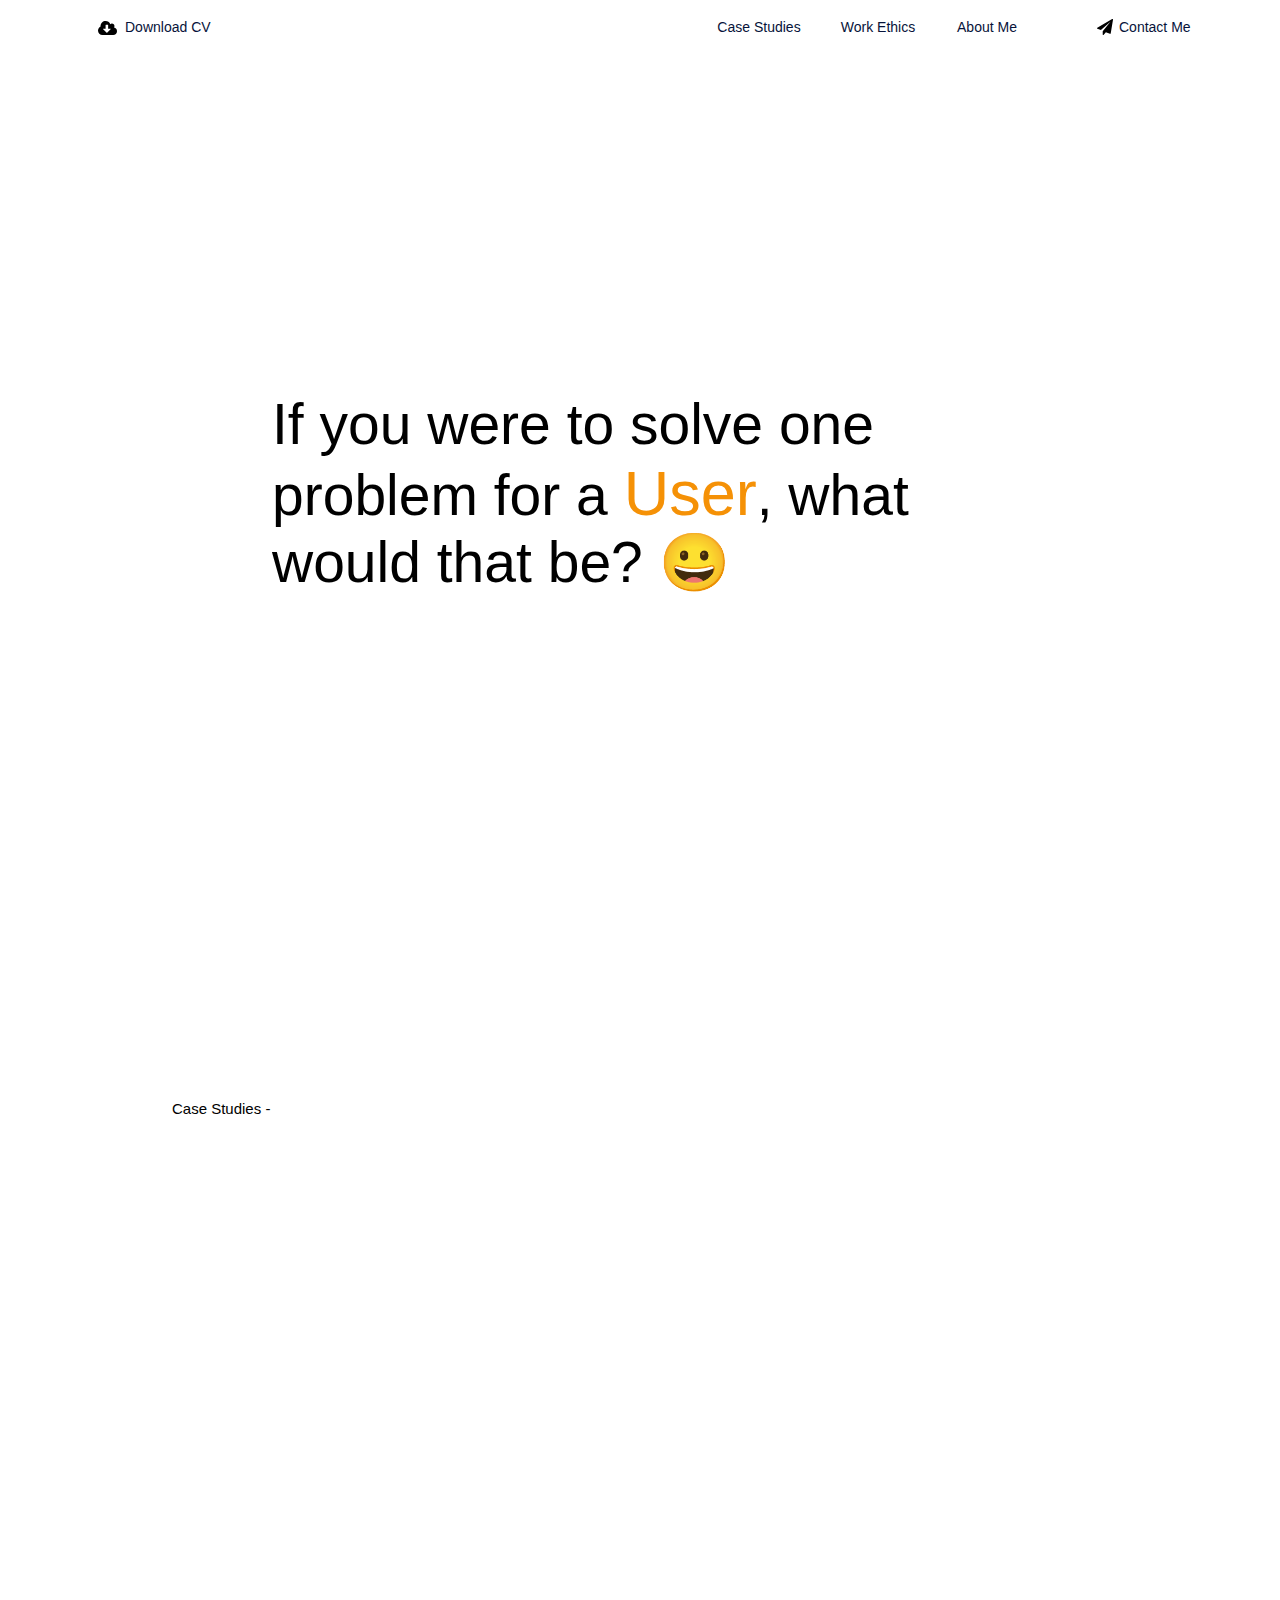
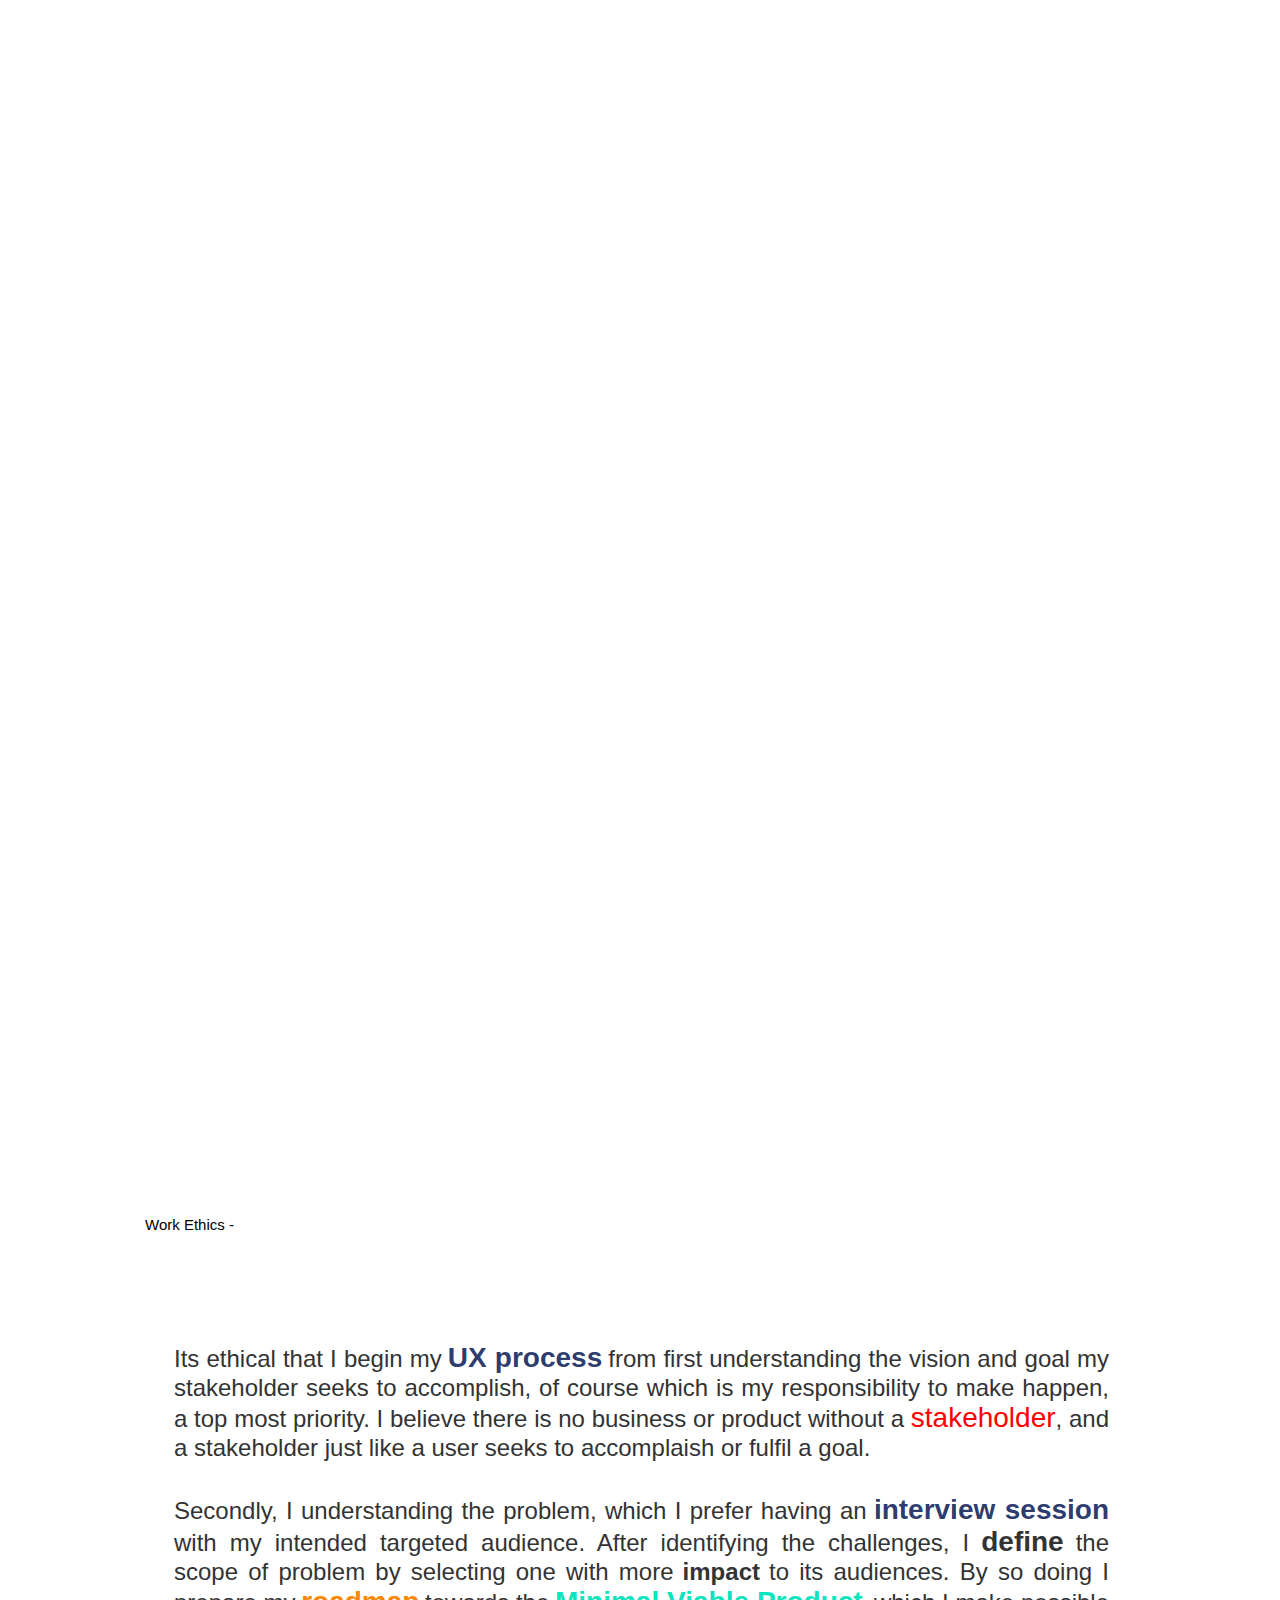
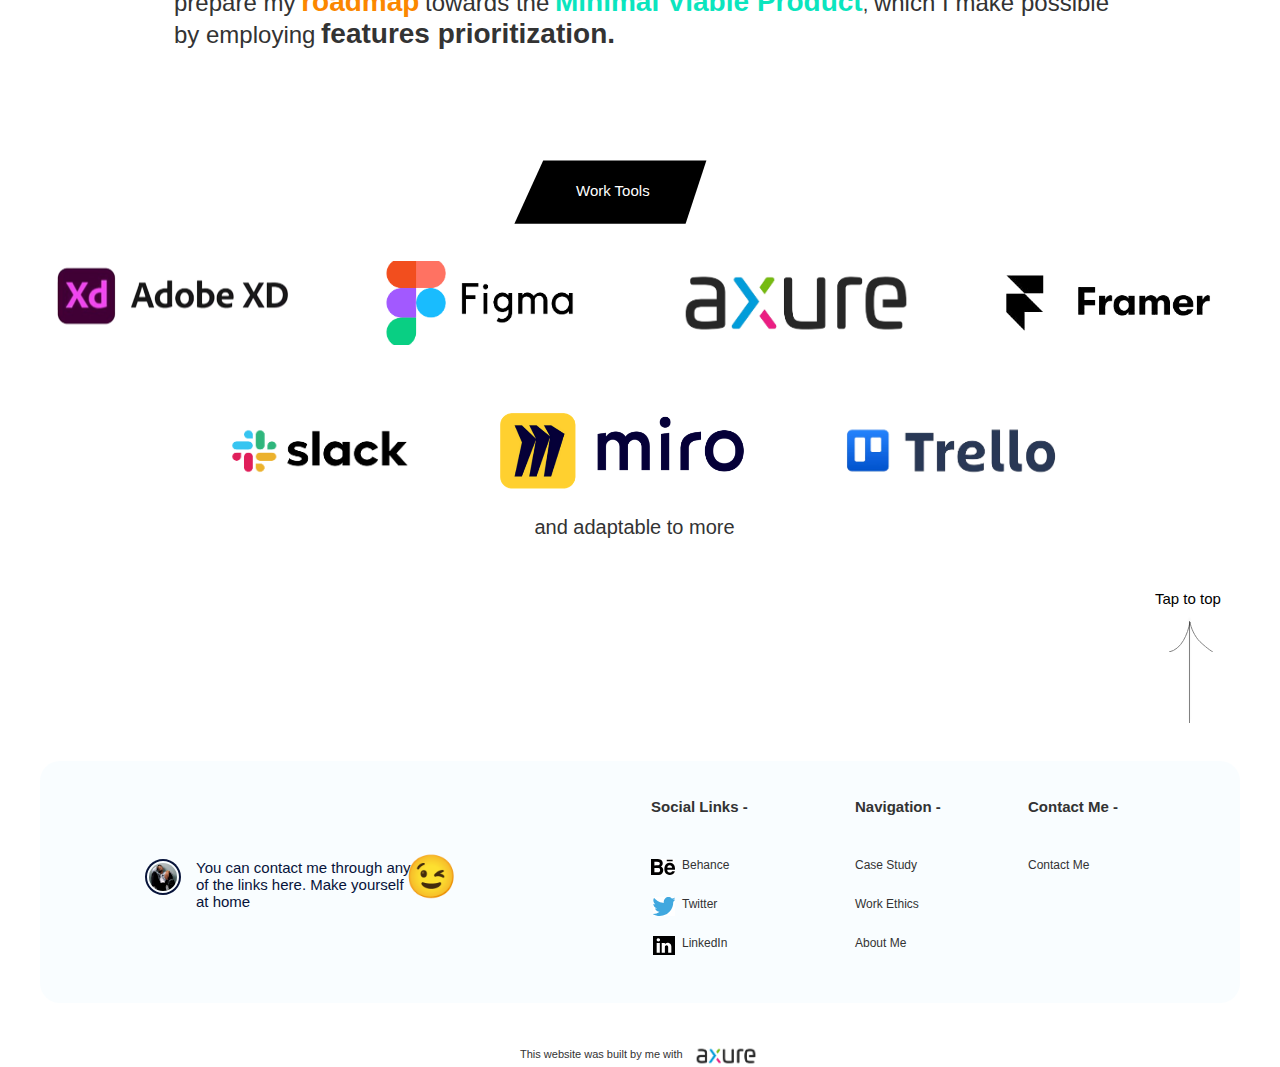
<file: index.html>
﻿<!DOCTYPE html>
<html>
  <head>
    <title>index</title>
    <meta http-equiv="X-UA-Compatible" content="IE=edge"/>
    <meta http-equiv="content-type" content="text/html; charset=utf-8"/>
    <link href="resources/css/axure_rp_page.css" type="text/css" rel="stylesheet"/>
    <link href="data/styles.css" type="text/css" rel="stylesheet"/>
    <link href="files/index/styles.css" type="text/css" rel="stylesheet"/>
    <link href="files/index/styles_1.css" type="text/css" rel="stylesheet"/>

    <script src="resources/scripts/jquery-3.2.1.min.js"></script>
    <script src="resources/scripts/axure/axQuery.js"></script>
    <script src="resources/scripts/axure/globals.js"></script>
    <script src="resources/scripts/axutils.js"></script>
    <script src="resources/scripts/axure/annotation.js"></script>
    <script src="resources/scripts/axure/axQuery.std.js"></script>
    <script src="resources/scripts/axure/doc.js"></script>
    <script src="resources/scripts/messagecenter.js"></script>
    <script src="resources/scripts/axure/events.js"></script>
    <script src="resources/scripts/axure/recording.js"></script>
    <script src="resources/scripts/axure/action.js"></script>
    <script src="resources/scripts/axure/expr.js"></script>
    <script src="resources/scripts/axure/geometry.js"></script>
    <script src="resources/scripts/axure/flyout.js"></script>
    <script src="resources/scripts/axure/model.js"></script>
    <script src="resources/scripts/axure/repeater.js"></script>
    <script src="resources/scripts/axure/sto.js"></script>
    <script src="resources/scripts/axure/utils.temp.js"></script>
    <script src="resources/scripts/axure/variables.js"></script>
    <script src="resources/scripts/axure/drag.js"></script>
    <script src="resources/scripts/axure/move.js"></script>
    <script src="resources/scripts/axure/visibility.js"></script>
    <script src="resources/scripts/axure/style.js"></script>
    <script src="resources/scripts/axure/adaptive.js"></script>
    <script src="resources/scripts/axure/tree.js"></script>
    <script src="resources/scripts/axure/init.temp.js"></script>
    <script src="resources/scripts/axure/legacy.js"></script>
    <script src="resources/scripts/axure/viewer.js"></script>
    <script src="resources/scripts/axure/math.js"></script>
    <script src="resources/scripts/axure/jquery.nicescroll.min.js"></script>
    <script src="data/document.js"></script>
    <script src="files/index/data.js"></script>
    <script type="text/javascript">
      $axure.utils.getTransparentGifPath = function() { return 'resources/images/transparent.gif'; };
      $axure.utils.getOtherPath = function() { return 'resources/Other.html'; };
      $axure.utils.getReloadPath = function() { return 'resources/reload.html'; };
    </script>
  </head>
  <body>
    <div id="base" class="">

      <!-- Unnamed (Group) -->
      <div id="u0" class="ax_default" data-left="0" data-top="0" data-width="1440" data-height="5955">

        <!-- +HeyWill (Dynamic Panel) -->
        <div id="u1" class="ax_default ax_default_hidden" data-label="+HeyWill" style="display:none; visibility: hidden">
          <div id="u1_state0" class="panel_state" data-label="State1" style="">
            <div id="u1_state0_content" class="panel_state_content">

              <!-- Unnamed (Rectangle) -->
              <div id="u2" class="ax_default shape">
                <div id="u2_div" class=""></div>
                <div id="u2_text" class="text ">
                  <p><span>Hey, I’m Williams</span></p>
                </div>
              </div>

              <!-- Ellipse 1 (Dynamic Panel) -->
              <div id="u3" class="ax_default" data-label="Ellipse 1">
                <div id="u3_state0" class="panel_state" data-label="State1" style="">
                  <div id="u3_state0_content" class="panel_state_content">

                    <!-- Sam 1 (Image) -->
                    <div id="u4" class="ax_default image" data-label="Sam 1">
                      <img id="u4_img" class="img " src="images/index/sam_1_u4.jpg"/>
                      <div id="u4_text" class="text " style="display:none; visibility: hidden">
                        <p></p>
                      </div>
                    </div>
                  </div>
                </div>
              </div>

              <!-- Ellipse 2 (Shape) -->
              <div id="u5" class="ax_default shape" data-label="Ellipse 2">
                <img id="u5_img" class="img " src="images/index/ellipse_2_u5.svg"/>
                <div id="u5_text" class="text " style="display:none; visibility: hidden">
                  <p></p>
                </div>
              </div>
            </div>
          </div>
        </div>

        <!-- +LandingCaption (Dynamic Panel) -->
        <div id="u6" class="ax_default" data-label="+LandingCaption">
          <div id="u6_state0" class="panel_state" data-label="State1" style="">
            <div id="u6_state0_content" class="panel_state_content">

              <!-- Unnamed (Rectangle) -->
              <div id="u7" class="ax_default shape">
                <div id="u7_div" class=""></div>
                <div id="u7_text" class="text ">
                  <p style="font-size:57px;"><span style="color:#000000;">If you were to solve one problem for a </span><span style="font-size:63px;color:#F59106;">User</span><span style="color:#000000;">, what would that be? 😀</span></p>
                </div>
              </div>
            </div>
          </div>
        </div>

        <!-- Unnamed (Rectangle) -->
        <div id="u8" class="ax_default shape">
          <div id="u8_div" class=""></div>
          <div id="u8_text" class="text ">
            <p><span>Case Studies -</span></p>
          </div>
        </div>

        <!-- Nav bar (Group) -->
        <div id="u9" class="ax_default" data-label="Nav bar" data-left="0" data-top="0" data-width="1440" data-height="73">

          <!-- Unnamed (Rectangle) -->
          <div id="u10" class="ax_default shape">
            <div id="u10_div" class=""></div>
            <div id="u10_text" class="text " style="display:none; visibility: hidden">
              <p></p>
            </div>
          </div>

          <!-- Unnamed (Rectangle) -->
          <div id="u11" class="ax_default shape">
            <div id="u11_div" class=""></div>
            <div id="u11_text" class="text ">
              <p><span>Case Studies</span></p>
            </div>
          </div>

          <!-- Unnamed (Rectangle) -->
          <div id="u12" class="ax_default shape">
            <div id="u12_div" class=""></div>
            <div id="u12_text" class="text ">
              <p><span>Work Ethics</span></p>
            </div>
          </div>

          <!-- Unnamed (Rectangle) -->
          <div id="u13" class="ax_default shape">
            <div id="u13_div" class=""></div>
            <div id="u13_text" class="text ">
              <p><span>About Me</span></p>
            </div>
          </div>

          <!-- Unnamed (Group) -->
          <div id="u14" class="ax_default" data-left="58" data-top="19" data-width="121" data-height="19">

            <!-- Unnamed (Rectangle) -->
            <div id="u15" class="ax_default shape">
              <div id="u15_div" class=""></div>
              <div id="u15_text" class="text ">
                <p><span>Download CV</span></p>
              </div>
            </div>

            <!-- Unnamed (Shape) -->
            <div id="u16" class="ax_default icon">
              <img id="u16_img" class="img " src="images/index/u16.svg"/>
              <div id="u16_text" class="text " style="display:none; visibility: hidden">
                <p></p>
              </div>
            </div>
          </div>

          <!-- Unnamed (Group) -->
          <div id="u17" class="ax_default" data-left="1287" data-top="19" data-width="102" data-height="19">

            <!-- Unnamed (Rectangle) -->
            <div id="u18" class="ax_default shape">
              <div id="u18_div" class=""></div>
              <div id="u18_text" class="text ">
                <p><span>Contact Me</span></p>
              </div>
            </div>

            <!-- Unnamed (Shape) -->
            <div id="u19" class="ax_default icon">
              <img id="u19_img" class="img " src="images/index/u19.svg"/>
              <div id="u19_text" class="text " style="display:none; visibility: hidden">
                <p></p>
              </div>
            </div>
          </div>

          <!-- ++Mouse (Dynamic Panel) -->
          <div id="u20" class="ax_default ax_default_hidden" data-label="++Mouse" style="display:none; visibility: hidden">
            <div id="u20_state0" class="panel_state" data-label="State1" style="">
              <div id="u20_state0_content" class="panel_state_content">

                <!-- Unnamed (Shape) -->
                <div id="u21" class="ax_default icon">
                  <img id="u21_img" class="img " src="images/index/u21.svg"/>
                  <div id="u21_text" class="text " style="display:none; visibility: hidden">
                    <p></p>
                  </div>
                </div>
              </div>
            </div>
          </div>

          <!-- ++ClickMe (Dynamic Panel) -->
          <div id="u22" class="ax_default ax_default_hidden" data-label="++ClickMe" style="display:none; visibility: hidden">
            <div id="u22_state0" class="panel_state" data-label="State1" style="">
              <div id="u22_state0_content" class="panel_state_content">

                <!-- Unnamed (Group) -->
                <div id="u23" class="ax_default" data-left="-6" data-top="-12" data-width="160" data-height="81">

                  <!-- Unnamed (Shape) -->
                  <div id="u24" class="ax_default shape">
                    <img id="u24_img" class="img " src="images/index/u24.svg"/>
                    <div id="u24_text" class="text " style="display:none; visibility: hidden">
                      <p></p>
                    </div>
                  </div>

                  <!-- Unnamed (Rectangle) -->
                  <div id="u25" class="ax_default shape">
                    <div id="u25_div" class=""></div>
                    <div id="u25_text" class="text ">
                      <p><span>Click Me! </span></p>
                    </div>
                  </div>
                </div>
              </div>
            </div>
          </div>

          <!-- ++Thumbs (Dynamic Panel) -->
          <div id="u26" class="ax_default ax_default_hidden" data-label="++Thumbs" style="display:none; visibility: hidden">
            <div id="u26_state0" class="panel_state" data-label="State1" style="">
              <div id="u26_state0_content" class="panel_state_content">

                <!-- Unnamed (Rectangle) -->
                <div id="u27" class="ax_default paragraph">
                  <img id="u27_img" class="img " src="images/index/u27.svg"/>
                  <div id="u27_text" class="text ">
                    <p><span>👍</span></p>
                  </div>
                </div>
              </div>
            </div>
          </div>
        </div>

        <!-- Unnamed (Rectangle) -->
        <div id="u28" class="ax_default shape ax_default_hidden" style="display:none; visibility: hidden">
          <div id="u28_div" class=""></div>
          <div id="u28_text" class="text " style="display:none; visibility: hidden">
            <p></p>
          </div>
        </div>

        <!-- Unnamed (Rectangle) -->
        <div id="u29" class="ax_default shape ax_default_hidden" style="display:none; visibility: hidden">
          <div id="u29_div" class=""></div>
          <div id="u29_text" class="text " style="display:none; visibility: hidden">
            <p></p>
          </div>
        </div>

        <!-- +SummaryBG (Dynamic Panel) -->
        <div id="u30" class="ax_default ax_default_hidden" data-label="+SummaryBG" style="display:none; visibility: hidden">
          <div id="u30_state0" class="panel_state" data-label="State1" style="">
            <div id="u30_state0_content" class="panel_state_content">

              <!-- Unnamed (Rectangle) -->
              <div id="u31" class="ax_default shape">
                <div id="u31_div" class=""></div>
                <div id="u31_text" class="text " style="display:none; visibility: hidden">
                  <p></p>
                </div>
              </div>
            </div>
          </div>
        </div>

        <!-- +SummaryBar (Dynamic Panel) -->
        <div id="u32" class="ax_default ax_default_hidden" data-label="+SummaryBar" style="display:none; visibility: hidden">
          <div id="u32_state0" class="panel_state" data-label="State1" style="">
            <div id="u32_state0_content" class="panel_state_content">

              <!-- Rectangle 4 (Rectangle) -->
              <div id="u33" class="ax_default shape" data-label="Rectangle 4">
                <div id="u33_div" class=""></div>
                <div id="u33_text" class="text " style="display:none; visibility: hidden">
                  <p></p>
                </div>
              </div>
            </div>
          </div>
        </div>

        <!-- +Summary (Dynamic Panel) -->
        <div id="u34" class="ax_default ax_default_hidden" data-label="+Summary" style="display:none; visibility: hidden">
          <div id="u34_state0" class="panel_state" data-label="State1" style="">
            <div id="u34_state0_content" class="panel_state_content">

              <!-- Unnamed (Rectangle) -->
              <div id="u35" class="ax_default shape">
                <div id="u35_div" class=""></div>
                <div id="u35_text" class="text ">
                  <p style="font-size:20px;"><span style="color:#FFFFFF;">For some years exploring the waters of </span><span style="font-size:24px;color:#FB8700;">User Experience Design</span><span style="color:#FFFFFF;">, I have</span></p><p style="font-size:20px;"><span style="color:#FFFFFF;">become more intentional about bias's, human factor, features prioritization</span></p><p style="font-size:20px;"><span style="color:#FFFFFF;">metrics, success metrics, communication and collaboration and as well, a </span></p><p style="font-size:20px;"><span style="color:#FFFFFF;">proper hand offs to the Software Development Team to transform my </span></p><p style="font-size:20px;"><span style="color:#FFFFFF;">prototypes to functional product solutions.</span></p>
                </div>
              </div>
            </div>
          </div>
        </div>

        <!-- +SwipeUp (Dynamic Panel) -->
        <div id="u36" class="ax_default ax_default_hidden" data-label="+SwipeUp" style="display:none; visibility: hidden">
          <div id="u36_state0" class="panel_state" data-label="State1" style="">
            <div id="u36_state0_content" class="panel_state_content">

              <!-- Slide Down (Group) -->
              <div id="u37" class="ax_default" data-label="Slide Down" data-left="-15" data-top="0" data-width="44" data-height="102">

                <!-- Unnamed (Shape) -->
                <div id="u38" class="ax_default shape">
                  <img id="u38_img" class="img " src="images/index/u38.svg"/>
                  <div id="u38_text" class="text " style="display:none; visibility: hidden">
                    <p></p>
                  </div>
                </div>

                <!-- Unnamed (Shape) -->
                <div id="u39" class="ax_default shape">
                  <img id="u39_img" class="img " src="images/index/u39.svg"/>
                  <div id="u39_text" class="text " style="display:none; visibility: hidden">
                    <p></p>
                  </div>
                </div>
              </div>

              <!-- Unnamed (Rectangle) -->
              <div id="u40" class="ax_default shape">
                <div id="u40_div" class=""></div>
                <div id="u40_text" class="text ">
                  <p><span>Swipe Up</span></p>
                </div>
              </div>
            </div>
          </div>
        </div>

        <!-- Unnamed (Rectangle) -->
        <div id="u41" class="ax_default shape">
          <div id="u41_div" class=""></div>
          <div id="u41_text" class="text ">
            <p><span>Work Ethics -</span></p>
          </div>
        </div>

        <!-- Unnamed (Rectangle) -->
        <div id="u42" class="ax_default shape">
          <div id="u42_div" class=""></div>
          <div id="u42_text" class="text ">
            <p style="font-size:20px;"><span style="font-family:'AvertaStd- ☞', 'AvertaStd-Regular ☞', sans-serif;font-weight:400;font-size:24px;">Its ethical that I begin my</span><span style="font-family:'AvertaStd- ☞', 'AvertaStd-Regular ☞', sans-serif;font-weight:400;"> </span><span style="font-family:'AvertaStd- ☞ Bold', 'AvertaStd-Regular ☞ Regular', 'AvertaStd-Regular ☞', sans-serif;font-weight:700;font-size:28px;color:rgba(41, 55, 106, 0.968627450980392);">UX process</span><span style="font-family:'AvertaStd- ☞', 'AvertaStd-Regular ☞', sans-serif;font-weight:400;"> </span><span style="font-family:'AvertaStd- ☞', 'AvertaStd-Regular ☞', sans-serif;font-weight:400;font-size:24px;">from first understanding the vision and goal my stakeholder seeks to accomplish, of course which is my responsibility to make happen, a top most priority. I believe there is no business or product without a </span><span style="font-family:'AvertaStd- ☞', 'AvertaStd-Regular ☞', sans-serif;font-weight:400;font-size:28px;color:#FF0000;">stakeholder</span><span style="font-family:'AvertaStd- ☞', 'AvertaStd-Regular ☞', sans-serif;font-weight:400;font-size:24px;">, and a stakeholder just like a user seeks to accomplaish or fulfil a goal. </span></p><p style="font-size:28px;"><span style="font-family:'AvertaStd- ☞ Bold', 'AvertaStd-Regular ☞ Regular', 'AvertaStd-Regular ☞', sans-serif;font-weight:700;"><br></span></p><p style="font-size:20px;"><span style="font-family:'AvertaStd- ☞', 'AvertaStd-Regular ☞', sans-serif;font-weight:400;font-size:24px;">Secondly, I understanding the problem, which I prefer having an</span><span style="font-family:'AvertaStd- ☞', 'AvertaStd-Regular ☞', sans-serif;font-weight:400;"> </span><span style="font-family:'AvertaStd- ☞ Bold', 'AvertaStd-Regular ☞ Regular', 'AvertaStd-Regular ☞', sans-serif;font-weight:700;font-size:28px;color:rgba(41, 55, 106, 0.968627450980392);">interview session</span><span style="font-family:'AvertaStd- ☞', 'AvertaStd-Regular ☞', sans-serif;font-weight:400;"> </span><span style="font-family:'AvertaStd- ☞', 'AvertaStd-Regular ☞', sans-serif;font-weight:400;font-size:24px;">with my intended targeted audience. After identifying the challenges, I</span><span style="font-family:'AvertaStd- ☞', 'AvertaStd-Regular ☞', sans-serif;font-weight:400;"> </span><span style="font-family:'AvertaStd- ☞ Bold', 'AvertaStd-Regular ☞ Regular', 'AvertaStd-Regular ☞', sans-serif;font-weight:700;font-size:28px;">define</span><span style="font-family:'AvertaStd- ☞', 'AvertaStd-Regular ☞', sans-serif;font-weight:400;"> </span><span style="font-family:'AvertaStd- ☞', 'AvertaStd-Regular ☞', sans-serif;font-weight:400;font-size:24px;">the scope of problem by selecting one with more</span><span style="font-family:'AvertaStd- ☞', 'AvertaStd-Regular ☞', sans-serif;font-weight:400;"> </span><span style="font-family:'AvertaStd- ☞ Bold', 'AvertaStd-Regular ☞ Regular', 'AvertaStd-Regular ☞', sans-serif;font-weight:700;font-size:24px;">impact</span><span style="font-family:'AvertaStd- ☞', 'AvertaStd-Regular ☞', sans-serif;font-weight:400;"> </span><span style="font-family:'AvertaStd- ☞', 'AvertaStd-Regular ☞', sans-serif;font-weight:400;font-size:24px;">to its audiences. By so doing I prepare my</span><span style="font-family:'AvertaStd- ☞', 'AvertaStd-Regular ☞', sans-serif;font-weight:400;"> </span><span style="font-family:'AvertaStd- ☞ Bold', 'AvertaStd-Regular ☞ Regular', 'AvertaStd-Regular ☞', sans-serif;font-weight:700;font-size:28px;color:#FB8700;">roadmap</span><span style="font-family:'AvertaStd- ☞', 'AvertaStd-Regular ☞', sans-serif;font-weight:400;"> </span><span style="font-family:'AvertaStd- ☞', 'AvertaStd-Regular ☞', sans-serif;font-weight:400;font-size:24px;">towards the</span><span style="font-family:'AvertaStd- ☞', 'AvertaStd-Regular ☞', sans-serif;font-weight:400;"> </span><span style="font-family:'AvertaStd- ☞ Bold', 'AvertaStd-Regular ☞ Regular', 'AvertaStd-Regular ☞', sans-serif;font-weight:700;font-size:28px;color:#0BE5BE;">Minimal Viable Product</span><span style="font-family:'AvertaStd- ☞', 'AvertaStd-Regular ☞', sans-serif;font-weight:400;">, </span><span style="font-family:'AvertaStd- ☞', 'AvertaStd-Regular ☞', sans-serif;font-weight:400;font-size:24px;">which I make possible by employing</span><span style="font-family:'AvertaStd- ☞', 'AvertaStd-Regular ☞', sans-serif;font-weight:400;"> </span><span style="font-family:'AvertaStd- ☞ Bold', 'AvertaStd-Regular ☞ Regular', 'AvertaStd-Regular ☞', sans-serif;font-weight:700;font-size:28px;">features prioritization.</span></p>
          </div>
        </div>

        <!-- Unnamed (Shape) -->
        <div id="u43" class="ax_default shape">
          <img id="u43_img" class="img " src="images/index/u43.svg"/>
          <div id="u43_text" class="text " style="display:none; visibility: hidden">
            <p></p>
          </div>
        </div>

        <!-- Unnamed (Rectangle) -->
        <div id="u44" class="ax_default shape">
          <div id="u44_div" class=""></div>
          <div id="u44_text" class="text ">
            <p><span>Work Tools</span></p>
          </div>
        </div>

        <!-- Unnamed (Rectangle) -->
        <div id="u45" class="ax_default shape">
          <div id="u45_div" class=""></div>
          <div id="u45_text" class="text " style="display:none; visibility: hidden">
            <p></p>
          </div>
        </div>

        <!-- Unnamed (Rectangle) -->
        <div id="u46" class="ax_default shape">
          <div id="u46_div" class=""></div>
          <div id="u46_text" class="text " style="display:none; visibility: hidden">
            <p></p>
          </div>
        </div>

        <!-- Unnamed (Rectangle) -->
        <div id="u47" class="ax_default shape">
          <div id="u47_div" class=""></div>
          <div id="u47_text" class="text " style="display:none; visibility: hidden">
            <p></p>
          </div>
        </div>

        <!-- Unnamed (Rectangle) -->
        <div id="u48" class="ax_default shape">
          <div id="u48_div" class=""></div>
          <div id="u48_text" class="text " style="display:none; visibility: hidden">
            <p></p>
          </div>
        </div>

        <!-- Unnamed (Rectangle) -->
        <div id="u49" class="ax_default shape">
          <div id="u49_div" class=""></div>
          <div id="u49_text" class="text " style="display:none; visibility: hidden">
            <p></p>
          </div>
        </div>

        <!-- Unnamed (Rectangle) -->
        <div id="u50" class="ax_default shape">
          <div id="u50_div" class=""></div>
          <div id="u50_text" class="text " style="display:none; visibility: hidden">
            <p></p>
          </div>
        </div>

        <!-- Unnamed (Rectangle) -->
        <div id="u51" class="ax_default shape">
          <div id="u51_div" class=""></div>
          <div id="u51_text" class="text " style="display:none; visibility: hidden">
            <p></p>
          </div>
        </div>

        <!-- Unnamed (Rectangle) -->
        <div id="u52" class="ax_default shape">
          <div id="u52_div" class=""></div>
          <div id="u52_text" class="text ">
            <p><span>and adaptable to more</span></p>
          </div>
        </div>

        <!-- TapToTop (Group) -->
        <div id="u53" class="ax_default" data-label="TapToTop" data-left="1281" data-top="5478" data-width="68" data-height="133">

          <!-- Slide Down (Group) -->
          <div id="u54" class="ax_default" data-label="Slide Down" data-left="1295" data-top="5509" data-width="44" data-height="102">

            <!-- Unnamed (Shape) -->
            <div id="u55" class="ax_default shape">
              <img id="u55_img" class="img " src="images/index/u38.svg"/>
              <div id="u55_text" class="text " style="display:none; visibility: hidden">
                <p></p>
              </div>
            </div>

            <!-- Unnamed (Shape) -->
            <div id="u56" class="ax_default shape">
              <img id="u56_img" class="img " src="images/index/u39.svg"/>
              <div id="u56_text" class="text " style="display:none; visibility: hidden">
                <p></p>
              </div>
            </div>
          </div>

          <!-- Unnamed (Rectangle) -->
          <div id="u57" class="ax_default shape">
            <div id="u57_div" class=""></div>
            <div id="u57_text" class="text ">
              <p><span>Tap to top</span></p>
            </div>
          </div>
        </div>

        <!-- Footer (Group) -->
        <div id="u58" class="ax_default" data-label="Footer" data-left="0" data-top="5649" data-width="1440" data-height="242">

          <!-- Rectangle 6 (Rectangle) -->
          <div id="u59" class="ax_default shape" data-label="Rectangle 6">
            <div id="u59_div" class=""></div>
            <div id="u59_text" class="text " style="display:none; visibility: hidden">
              <p></p>
            </div>
          </div>

          <!-- Unnamed (Rectangle) -->
          <div id="u60" class="ax_default shape">
            <div id="u60_div" class=""></div>
            <div id="u60_text" class="text ">
              <p><span>Social Links -</span></p>
            </div>
          </div>

          <!-- Unnamed (Rectangle) -->
          <div id="u61" class="ax_default shape">
            <div id="u61_div" class=""></div>
            <div id="u61_text" class="text ">
              <p><span>Navigation -</span></p>
            </div>
          </div>

          <!-- Twitter (Group) -->
          <div id="u62" class="ax_default" data-label="Twitter" data-left="739" data-top="5785" data-width="84" data-height="22">

            <!-- Unnamed (Rectangle) -->
            <div id="u63" class="ax_default shape">
              <div id="u63_div" class=""></div>
              <div id="u63_text" class="text ">
                <p><span>Twitter</span></p>
              </div>
            </div>

            <!-- Unnamed (Rectangle) -->
            <div id="u64" class="ax_default shape">
              <div id="u64_div" class=""></div>
              <div id="u64_text" class="text " style="display:none; visibility: hidden">
                <p></p>
              </div>
            </div>
          </div>

          <!-- Unnamed (Rectangle) -->
          <div id="u65" class="ax_default shape">
            <div id="u65_div" class=""></div>
            <div id="u65_text" class="text ">
              <p><span>Case Study</span></p>
            </div>
          </div>

          <!-- Unnamed (Rectangle) -->
          <div id="u66" class="ax_default shape">
            <div id="u66_div" class=""></div>
            <div id="u66_text" class="text ">
              <p><span>Work Ethics</span></p>
            </div>
          </div>

          <!-- Unnamed (Rectangle) -->
          <div id="u67" class="ax_default shape">
            <div id="u67_div" class=""></div>
            <div id="u67_text" class="text ">
              <p><span>About Me</span></p>
            </div>
          </div>

          <!-- Unnamed (Rectangle) -->
          <div id="u68" class="ax_default shape">
            <div id="u68_div" class=""></div>
            <div id="u68_text" class="text ">
              <p><span>Contact Me -</span></p>
            </div>
          </div>

          <!-- Behance (Group) -->
          <div id="u69" class="ax_default" data-label="Behance" data-left="737" data-top="5746" data-width="99" data-height="22">

            <!-- Unnamed (Rectangle) -->
            <div id="u70" class="ax_default shape">
              <div id="u70_div" class=""></div>
              <div id="u70_text" class="text ">
                <p><span>Behance</span></p>
              </div>
            </div>

            <!-- Unnamed (Rectangle) -->
            <div id="u71" class="ax_default shape">
              <div id="u71_div" class=""></div>
              <div id="u71_text" class="text " style="display:none; visibility: hidden">
                <p></p>
              </div>
            </div>
          </div>

          <!-- LinkedIn (Group) -->
          <div id="u72" class="ax_default" data-label="LinkedIn" data-left="739" data-top="5824" data-width="97" data-height="25">

            <!-- Unnamed (Rectangle) -->
            <div id="u73" class="ax_default shape">
              <div id="u73_div" class=""></div>
              <div id="u73_text" class="text ">
                <p><span>LinkedIn</span></p>
              </div>
            </div>

            <!-- Unnamed (Rectangle) -->
            <div id="u74" class="ax_default shape">
              <div id="u74_div" class=""></div>
              <div id="u74_text" class="text " style="display:none; visibility: hidden">
                <p></p>
              </div>
            </div>
          </div>

          <!-- Unnamed (Rectangle) -->
          <div id="u75" class="ax_default shape">
            <div id="u75_div" class=""></div>
            <div id="u75_text" class="text ">
              <p><span>Contact Me</span></p>
            </div>
          </div>

          <!-- Ellipse 1 (Dynamic Panel) -->
          <div id="u76" class="ax_default" data-label="Ellipse 1">
            <div id="u76_state0" class="panel_state" data-label="State1" style="">
              <div id="u76_state0_content" class="panel_state_content">

                <!-- Sam 1 (Rectangle) -->
                <div id="u77" class="ax_default shape" data-label="Sam 1">
                  <div id="u77_div" class=""></div>
                  <div id="u77_text" class="text " style="display:none; visibility: hidden">
                    <p></p>
                  </div>
                </div>
              </div>
            </div>
          </div>

          <!-- Ellipse 2 (Shape) -->
          <div id="u78" class="ax_default shape" data-label="Ellipse 2">
            <img id="u78_img" class="img " src="images/index/ellipse_2_u78.svg"/>
            <div id="u78_text" class="text " style="display:none; visibility: hidden">
              <p></p>
            </div>
          </div>

          <!-- Unnamed (Rectangle) -->
          <div id="u79" class="ax_default shape">
            <div id="u79_div" class=""></div>
            <div id="u79_text" class="text ">
              <p><span>You can contact me through any of the links here. Make yourself at home&nbsp; </span></p>
            </div>
          </div>

          <!-- Unnamed (Rectangle) -->
          <div id="u80" class="ax_default shape">
            <div id="u80_div" class=""></div>
            <div id="u80_text" class="text ">
              <p><span>😉</span></p>
            </div>
          </div>
        </div>

        <!-- +Smile (Dynamic Panel) -->
        <div id="u81" class="ax_default ax_default_hidden" data-label="+Smile" style="display:none; visibility: hidden">
          <div id="u81_state0" class="panel_state" data-label="State1" style="">
            <div id="u81_state0_content" class="panel_state_content">

              <!-- Unnamed (Shape) -->
              <div id="u82" class="ax_default shape">
                <img id="u82_img" class="img " src="images/index/u82.svg"/>
                <div id="u82_text" class="text " style="display:none; visibility: hidden">
                  <p></p>
                </div>
              </div>
            </div>
          </div>
        </div>

        <!-- Quickteller (Group) -->
        <div id="u83" class="ax_default ax_default_hidden" data-label="Quickteller" style="display:none; visibility: hidden" data-left="185" data-top="1620" data-width="370" data-height="279">

          <!-- Unnamed (Rectangle) -->
          <div id="u84" class="ax_default shape">
            <div id="u84_div" class=""></div>
            <div id="u84_text" class="text ">
              <p><span>I designed a whole new approach to Quickteller - that delivers customers service and seamless navigation - and instant transaction when transacting.</span></p>
            </div>
          </div>

          <!-- Unnamed (Rectangle) -->
          <div id="u85" class="ax_default shape">
            <div id="u85_div" class=""></div>
            <div id="u85_text" class="text ">
              <p><span>Quickteller</span></p>
            </div>
          </div>

          <!-- Unnamed (Rectangle) -->
          <div id="u86" class="ax_default shape">
            <div id="u86_div" class=""></div>
            <div id="u86_text" class="text ">
              <p><span>B2B2C</span></p>
            </div>
          </div>

          <!-- Unnamed (Rectangle) -->
          <div id="u87" class="ax_default shape">
            <div id="u87_div" class=""></div>
            <div id="u87_text" class="text ">
              <p><span>Responsive Web Design</span></p>
            </div>
          </div>

          <!-- Unnamed (SVG) -->
          <div id="u88" class="ax_default image">
            <img id="u88_img" class="img " src="images/index/u88.svg"/>
            <div id="u88_text" class="text " style="display:none; visibility: hidden">
              <p></p>
            </div>
          </div>

          <!-- Unnamed (Rectangle) -->
          <div id="u89" class="ax_default shape">
            <div id="u89_div" class=""></div>
            <div id="u89_text" class="text ">
              <p><span>Hi-fi</span></p>
            </div>
          </div>

          <!-- Unnamed (Rectangle) -->
          <div id="u90" class="ax_default shape">
            <div id="u90_div" class=""></div>
            <div id="u90_text" class="text ">
              <p><span>with</span></p>
            </div>
          </div>

          <!-- Unnamed (Image) -->
          <div id="u91" class="ax_default image">
            <img id="u91_img" class="img " src="images/index/u91.png"/>
            <div id="u91_text" class="text " style="display:none; visibility: hidden">
              <p></p>
            </div>
          </div>
        </div>

        <!-- ++OfikamName (Rectangle) -->
        <div id="u92" class="ax_default shape ax_default_hidden" data-label="++OfikamName" style="display:none; visibility: hidden">
          <div id="u92_div" class=""></div>
          <div id="u92_text" class="text ">
            <p><span>Ofikam</span></p>
          </div>
        </div>

        <!-- LumiSVG (Image) -->
        <div id="u93" class="ax_default image ax_default_hidden" data-label="LumiSVG" style="display:none; visibility: hidden">
          <img id="u93_img" class="img " src="images/index/lumisvg_u93.png"/>
          <div id="u93_text" class="text " style="display:none; visibility: hidden">
            <p></p>
          </div>
        </div>

        <!-- QuikGif (Image) -->
        <div id="u94" class="ax_default image ax_default_hidden" data-label="QuikGif" style="display:none; visibility: hidden">
          <img id="u94_img" class="img " src="images/index/quikgif_u94.png"/>
          <div id="u94_text" class="text " style="display:none; visibility: hidden">
            <p></p>
          </div>
        </div>

        <!-- ++OfikHS (Dynamic Panel) -->
        <div id="u95" class="ax_default" data-label="++OfikHS">
          <div id="u95_state0" class="panel_state" data-label="State1" style="">
            <div id="u95_state0_content" class="panel_state_content">

              <!-- ++OfikamHS (Hot Spot) -->
              <div id="u96" class="ax_default" data-label="++OfikamHS">
              </div>
            </div>
          </div>
        </div>

        <!-- +Bartender (Group) -->
        <div id="u97" class="ax_default ax_default_hidden" data-label="+Bartender" style="display:none; visibility: hidden" data-left="183" data-top="2673" data-width="1112" data-height="480">

          <!-- Unnamed (Image) -->
          <div id="u98" class="ax_default image">
            <img id="u98_img" class="img " src="images/index/u98.png"/>
            <div id="u98_text" class="text " style="display:none; visibility: hidden">
              <p></p>
            </div>
          </div>

          <!-- Unnamed (Rectangle) -->
          <div id="u99" class="ax_default shape">
            <div id="u99_div" class=""></div>
            <div id="u99_text" class="text ">
              <p><span>This platform focuses on enhancing my skill in interaction design — It was done on one artboard without the need of duplicating boards — It works 😉</span></p>
            </div>
          </div>

          <!-- Unnamed (Rectangle) -->
          <div id="u100" class="ax_default shape">
            <div id="u100_div" class=""></div>
            <div id="u100_text" class="text ">
              <p><span>Bartender</span></p>
            </div>
          </div>

          <!-- Unnamed (Rectangle) -->
          <div id="u101" class="ax_default button">
            <div id="u101_div" class=""></div>
            <div id="u101_text" class="text ">
              <p><span>View</span></p>
            </div>
          </div>

          <!-- Unnamed (Rectangle) -->
          <div id="u102" class="ax_default shape">
            <div id="u102_div" class=""></div>
            <div id="u102_text" class="text ">
              <p><span>B2C</span></p>
            </div>
          </div>

          <!-- Unnamed (Rectangle) -->
          <div id="u103" class="ax_default shape">
            <div id="u103_div" class=""></div>
            <div id="u103_text" class="text ">
              <p><span>IxD</span></p>
            </div>
          </div>

          <!-- Unnamed (Group) -->
          <div id="u104" class="ax_default" data-left="930" data-top="2901" data-width="29" data-height="29">

            <!-- Unnamed (Shape) -->
            <div id="u105" class="ax_default shape">
              <img id="u105_img" class="img " src="images/index/u105.svg"/>
              <div id="u105_text" class="text " style="display:none; visibility: hidden">
                <p></p>
              </div>
            </div>

            <!-- Unnamed (Shape) -->
            <div id="u106" class="ax_default shape">
              <img id="u106_img" class="img " src="images/index/u106.svg"/>
              <div id="u106_text" class="text " style="display:none; visibility: hidden">
                <p></p>
              </div>
            </div>
          </div>

          <!-- Unnamed (Rectangle) -->
          <div id="u107" class="ax_default shape">
            <div id="u107_div" class=""></div>
            <div id="u107_text" class="text ">
              <p><span>Hi-fi</span></p>
            </div>
          </div>
        </div>

        <!-- OfikamGif (Image) -->
        <div id="u108" class="ax_default image ax_default_hidden" data-label="OfikamGif" style="display:none; visibility: hidden">
          <img id="u108_img" class="img " src="images/index/ofikamgif_u108.png"/>
          <div id="u108_text" class="text " style="display:none; visibility: hidden">
            <p></p>
          </div>
        </div>

        <!-- ++LumiQ (Group) -->
        <div id="u109" class="ax_default ax_default_hidden" data-label="++LumiQ" style="display:none; visibility: hidden" data-left="930" data-top="3302" data-width="370" data-height="427">

          <!-- Unnamed (Rectangle) -->
          <div id="u110" class="ax_default shape">
            <div id="u110_div" class=""></div>
            <div id="u110_text" class="text ">
              <p><span>This is a redesign of an existing product&nbsp; — intending to help EMS (electronics manufacturing services) deliver faster and better services to their customers (OEMs)</span></p>
            </div>
          </div>

          <!-- Unnamed (Rectangle) -->
          <div id="u111" class="ax_default button">
            <div id="u111_div" class=""></div>
            <div id="u111_text" class="text ">
              <p><span>View</span></p>
            </div>
          </div>

          <!-- Unnamed (Rectangle) -->
          <div id="u112" class="ax_default shape">
            <div id="u112_div" class=""></div>
            <div id="u112_text" class="text ">
              <p><span>LumiQuote</span></p>
            </div>
          </div>

          <!-- Unnamed (Rectangle) -->
          <div id="u113" class="ax_default shape">
            <div id="u113_div" class=""></div>
            <div id="u113_text" class="text ">
              <p><span>Hi-fi</span></p>
            </div>
          </div>

          <!-- Unnamed (Rectangle) -->
          <div id="u114" class="ax_default shape">
            <div id="u114_div" class=""></div>
            <div id="u114_text" class="text ">
              <p><span>Responsive Web Design</span></p>
            </div>
          </div>

          <!-- Unnamed (SVG) -->
          <div id="u115" class="ax_default image">
            <img id="u115_img" class="img " src="images/index/u88.svg"/>
            <div id="u115_text" class="text " style="display:none; visibility: hidden">
              <p></p>
            </div>
          </div>

          <!-- Unnamed (Rectangle) -->
          <div id="u116" class="ax_default shape">
            <div id="u116_div" class=""></div>
            <div id="u116_text" class="text ">
              <p><span>IxD</span></p>
            </div>
          </div>

          <!-- Unnamed (Rectangle) -->
          <div id="u117" class="ax_default shape">
            <div id="u117_div" class=""></div>
            <div id="u117_text" class="text ">
              <p><span>SaaS</span></p>
            </div>
          </div>

          <!-- Unnamed (Rectangle) -->
          <div id="u118" class="ax_default shape">
            <div id="u118_div" class=""></div>
            <div id="u118_text" class="text ">
              <p><span>Enterprise</span></p>
            </div>
          </div>
        </div>

        <!-- +QuikHS (Dynamic Panel) -->
        <div id="u119" class="ax_default" data-label="+QuikHS">
          <div id="u119_state0" class="panel_state" data-label="State1" style="">
            <div id="u119_state0_content" class="panel_state_content">

              <!-- +QuiktellerHotspot (Hot Spot) -->
              <div id="u120" class="ax_default" data-label="+QuiktellerHotspot">
              </div>
            </div>
          </div>
        </div>

        <!-- +QuikScrollTo (Hot Spot) -->
        <div id="u121" class="ax_default" data-label="+QuikScrollTo">
        </div>

        <!-- ++OfikScrollTo (Hot Spot) -->
        <div id="u122" class="ax_default" data-label="++OfikScrollTo">
        </div>

        <!-- +BartenderHS (Dynamic Panel) -->
        <div id="u123" class="ax_default" data-label="+BartenderHS">
          <div id="u123_state0" class="panel_state" data-label="State1" style="">
            <div id="u123_state0_content" class="panel_state_content">

              <!-- Unnamed (Hot Spot) -->
              <div id="u124" class="ax_default">
              </div>
            </div>
          </div>
        </div>

        <!-- ++OfikamBody (Group) -->
        <div id="u125" class="ax_default ax_default_hidden" data-label="++OfikamBody" style="display:none; visibility: hidden" data-left="183" data-top="2243" data-width="367" data-height="271">

          <!-- Unnamed (Rectangle) -->
          <div id="u126" class="ax_default shape">
            <div id="u126_div" class=""></div>
            <div id="u126_text" class="text ">
              <p><span>This is a platform that serves as an agency hub — This platform ease the challenges that users faces when looking for a house, jobs, travels, etc.</span></p>
            </div>
          </div>

          <!-- Unnamed (Rectangle) -->
          <div id="u127" class="ax_default button">
            <div id="u127_div" class=""></div>
            <div id="u127_text" class="text ">
              <p><span>View</span></p>
            </div>
          </div>

          <!-- Unnamed (Rectangle) -->
          <div id="u128" class="ax_default shape">
            <div id="u128_div" class=""></div>
            <div id="u128_text" class="text ">
              <p><span>Hi-fi</span></p>
            </div>
          </div>

          <!-- Unnamed (Rectangle) -->
          <div id="u129" class="ax_default shape">
            <div id="u129_div" class=""></div>
            <div id="u129_text" class="text ">
              <p><span>IxD</span></p>
            </div>
          </div>

          <!-- Unnamed (Group) -->
          <div id="u130" class="ax_default" data-left="185" data-top="2359" data-width="29" data-height="29">

            <!-- Unnamed (Shape) -->
            <div id="u131" class="ax_default shape">
              <img id="u131_img" class="img " src="images/index/u105.svg"/>
              <div id="u131_text" class="text " style="display:none; visibility: hidden">
                <p></p>
              </div>
            </div>

            <!-- Unnamed (Shape) -->
            <div id="u132" class="ax_default shape">
              <img id="u132_img" class="img " src="images/index/u106.svg"/>
              <div id="u132_text" class="text " style="display:none; visibility: hidden">
                <p></p>
              </div>
            </div>
          </div>
        </div>

        <!-- ++BartenderScrollTo (Hot Spot) -->
        <div id="u133" class="ax_default" data-label="++BartenderScrollTo">
        </div>

        <!-- QuiktBTN (Rectangle) -->
        <div id="u134" class="ax_default button ax_default_hidden" data-label="QuiktBTN" style="display:none; visibility: hidden">
          <div id="u134_div" class=""></div>
          <div id="u134_text" class="text ">
            <p><span>View</span></p>
          </div>
        </div>

        <!-- +LumiTrigger (Dynamic Panel) -->
        <div id="u135" class="ax_default" data-label="+LumiTrigger">
          <div id="u135_state0" class="panel_state" data-label="State1" style="">
            <div id="u135_state0_content" class="panel_state_content">

              <!-- Unnamed (Hot Spot) -->
              <div id="u136" class="ax_default">
              </div>
            </div>
          </div>
        </div>

        <!-- +LumiHS (Hot Spot) -->
        <div id="u137" class="ax_default" data-label="+LumiHS">
        </div>

        <!-- Unnamed (Group) -->
        <div id="u138" class="ax_default" data-left="600" data-top="5933" data-width="240" data-height="22">

          <!-- Unnamed (Rectangle) -->
          <div id="u139" class="ax_default shape">
            <div id="u139_div" class=""></div>
            <div id="u139_text" class="text ">
              <p><span>This website was built by me with </span></p>
            </div>
          </div>

          <!-- Unnamed (Rectangle) -->
          <div id="u140" class="ax_default shape">
            <div id="u140_div" class=""></div>
            <div id="u140_text" class="text " style="display:none; visibility: hidden">
              <p></p>
            </div>
          </div>
        </div>

        <!-- +QuitStrollDown (Hot Spot) -->
        <div id="u141" class="ax_default" data-label="+QuitStrollDown">
        </div>

        <!-- +OfikamStrllDown (Hot Spot) -->
        <div id="u142" class="ax_default" data-label="+OfikamStrllDown">
        </div>

        <!-- +LumIDown (Hot Spot) -->
        <div id="u143" class="ax_default" data-label="+LumIDown">
        </div>

        <!-- Unnamed (Rectangle) -->
        <div id="u144" class="ax_default shape ax_default_unplaced ax_default_hidden" style="display:none; visibility: hidden">
          <div id="u144_div" class=""></div>
          <div id="u144_text" class="text " style="display:none; visibility: hidden">
            <p></p>
          </div>
        </div>

        <!-- Unnamed (Rectangle) -->
        <div id="u145" class="ax_default shape ax_default_unplaced ax_default_hidden" style="display:none; visibility: hidden">
          <div id="u145_div" class=""></div>
          <div id="u145_text" class="text " style="display:none; visibility: hidden">
            <p></p>
          </div>
        </div>

        <!-- DPicture (Rectangle) -->
        <div id="u146" class="ax_default shape ax_default_hidden" data-label="DPicture" style="display:none; visibility: hidden">
          <img id="u146_img" class="img " src="images/index/dpicture_u146.svg"/>
          <div id="u146_text" class="text " style="display:none; visibility: hidden">
            <p></p>
          </div>
        </div>

        <!-- Google (Image) -->
        <div id="u147" class="ax_default image ax_default_hidden" data-label="Google" style="display:none; visibility: hidden">
          <img id="u147_img" class="img " src="images/index/google_u147.png"/>
          <div id="u147_text" class="text " style="display:none; visibility: hidden">
            <p></p>
          </div>
        </div>

        <!-- ++GoogleTV (Group) -->
        <div id="u148" class="ax_default ax_default_hidden" data-label="++GoogleTV" style="display:none; visibility: hidden" data-left="14" data-top="4012" data-width="370" data-height="322">

          <!-- Unnamed (Rectangle) -->
          <div id="u149" class="ax_default shape">
            <div id="u149_div" class=""></div>
            <div id="u149_text" class="text ">
              <p><span>This is a clone of an existing product&nbsp; — intending to understudy the use of storytelling in interaction design.</span></p>
            </div>
          </div>

          <!-- Unnamed (Rectangle) -->
          <div id="u150" class="ax_default button">
            <div id="u150_div" class=""></div>
            <div id="u150_text" class="text ">
              <p><span>View</span></p>
            </div>
          </div>

          <!-- Unnamed (Rectangle) -->
          <div id="u151" class="ax_default shape">
            <div id="u151_div" class=""></div>
            <div id="u151_text" class="text ">
              <p><span>Google TV</span></p>
            </div>
          </div>

          <!-- Unnamed (Rectangle) -->
          <div id="u152" class="ax_default shape">
            <div id="u152_div" class=""></div>
            <div id="u152_text" class="text ">
              <p><span>Hi-fi</span></p>
            </div>
          </div>

          <!-- Unnamed (Rectangle) -->
          <div id="u153" class="ax_default shape">
            <div id="u153_div" class=""></div>
            <div id="u153_text" class="text ">
              <p><span>IxD</span></p>
            </div>
          </div>

          <!-- Unnamed (Rectangle) -->
          <div id="u154" class="ax_default shape">
            <div id="u154_div" class=""></div>
            <div id="u154_text" class="text ">
              <p><span>B2C</span></p>
            </div>
          </div>

          <!-- Unnamed (Image) -->
          <div id="u155" class="ax_default image">
            <img id="u155_img" class="img " src="images/index/u155.png"/>
            <div id="u155_text" class="text " style="display:none; visibility: hidden">
              <p></p>
            </div>
          </div>
        </div>

        <!-- +GoogleTrigger (Dynamic Panel) -->
        <div id="u156" class="ax_default" data-label="+GoogleTrigger">
          <div id="u156_state0" class="panel_state" data-label="State1" style="">
            <div id="u156_state0_content" class="panel_state_content">

              <!-- Unnamed (Hot Spot) -->
              <div id="u157" class="ax_default">
              </div>
            </div>
          </div>
        </div>

        <!-- +GoogleHS (Hot Spot) -->
        <div id="u158" class="ax_default" data-label="+GoogleHS">
        </div>

        <!-- +googleDown (Hot Spot) -->
        <div id="u159" class="ax_default" data-label="+googleDown">
        </div>
      </div>

      <!-- +Stickynavigation (Dynamic Panel) -->
      <div id="u160" class="ax_default ax_default_hidden" data-label="+Stickynavigation" style="display:none; visibility: hidden">
        <div id="u160_state0" class="panel_state" data-label="State1" style="">
          <div id="u160_state0_content" class="panel_state_content">

            <!-- +Sticky Nav (Group) -->
            <div id="u161" class="ax_default" data-label="+Sticky Nav" data-left="0" data-top="0" data-width="1440" data-height="73">

              <!-- Unnamed (Rectangle) -->
              <div id="u162" class="ax_default shape">
                <div id="u162_div" class=""></div>
                <div id="u162_text" class="text " style="display:none; visibility: hidden">
                  <p></p>
                </div>
              </div>

              <!-- Unnamed (Rectangle) -->
              <div id="u163" class="ax_default shape">
                <div id="u163_div" class=""></div>
                <div id="u163_text" class="text ">
                  <p><span>Case Studies</span></p>
                </div>
              </div>

              <!-- Unnamed (Rectangle) -->
              <div id="u164" class="ax_default shape">
                <div id="u164_div" class=""></div>
                <div id="u164_text" class="text ">
                  <p><span>Work Ethics</span></p>
                </div>
              </div>

              <!-- Unnamed (Rectangle) -->
              <div id="u165" class="ax_default shape">
                <div id="u165_div" class=""></div>
                <div id="u165_text" class="text ">
                  <p><span>About Me</span></p>
                </div>
              </div>

              <!-- Unnamed (Group) -->
              <div id="u166" class="ax_default" data-left="58" data-top="19" data-width="121" data-height="19">

                <!-- Unnamed (Rectangle) -->
                <div id="u167" class="ax_default shape">
                  <div id="u167_div" class=""></div>
                  <div id="u167_text" class="text ">
                    <p><span>Download CV</span></p>
                  </div>
                </div>

                <!-- Unnamed (Shape) -->
                <div id="u168" class="ax_default icon">
                  <img id="u168_img" class="img " src="images/index/u16.svg"/>
                  <div id="u168_text" class="text " style="display:none; visibility: hidden">
                    <p></p>
                  </div>
                </div>
              </div>

              <!-- Unnamed (Group) -->
              <div id="u169" class="ax_default" data-left="1287" data-top="19" data-width="102" data-height="19">

                <!-- Unnamed (Rectangle) -->
                <div id="u170" class="ax_default shape">
                  <div id="u170_div" class=""></div>
                  <div id="u170_text" class="text ">
                    <p><span>Contact Me</span></p>
                  </div>
                </div>

                <!-- Unnamed (Shape) -->
                <div id="u171" class="ax_default icon">
                  <img id="u171_img" class="img " src="images/index/u19.svg"/>
                  <div id="u171_text" class="text " style="display:none; visibility: hidden">
                    <p></p>
                  </div>
                </div>
              </div>
            </div>
          </div>
        </div>
      </div>

      <!-- Unnamed (Rectangle) -->
      <div id="u172" class="ax_default shape ax_default_unplaced" style="display:none; visibility: hidden">
        <div id="u172_div" class=""></div>
        <div id="u172_text" class="text ">
          <p><span>Case Studies -</span></p>
        </div>
      </div>

      <!-- Unnamed (Rectangle) -->
      <div id="u173" class="ax_default shape ax_default_unplaced" style="display:none; visibility: hidden">
        <div id="u173_div" class=""></div>
        <div id="u173_text" class="text ">
          <p><span>Work Ethics -</span></p>
        </div>
      </div>

      <!-- Unnamed (Rectangle) -->
      <div id="u174" class="ax_default shape ax_default_unplaced" style="display:none; visibility: hidden">
        <div id="u174_div" class=""></div>
        <div id="u174_text" class="text " style="display:none; visibility: hidden">
          <p></p>
        </div>
      </div>

      <!-- Unnamed (Rectangle) -->
      <div id="u175" class="ax_default shape ax_default_unplaced" style="display:none; visibility: hidden">
        <div id="u175_div" class=""></div>
        <div id="u175_text" class="text " style="display:none; visibility: hidden">
          <p></p>
        </div>
      </div>

      <!-- Unnamed (Rectangle) -->
      <div id="u176" class="ax_default shape ax_default_unplaced" style="display:none; visibility: hidden">
        <div id="u176_div" class=""></div>
        <div id="u176_text" class="text " style="display:none; visibility: hidden">
          <p></p>
        </div>
      </div>

      <!-- Unnamed (Rectangle) -->
      <div id="u177" class="ax_default shape ax_default_unplaced" style="display:none; visibility: hidden">
        <div id="u177_div" class=""></div>
        <div id="u177_text" class="text " style="display:none; visibility: hidden">
          <p></p>
        </div>
      </div>

      <!-- Unnamed (Rectangle) -->
      <div id="u178" class="ax_default shape ax_default_unplaced" style="display:none; visibility: hidden">
        <div id="u178_div" class=""></div>
        <div id="u178_text" class="text " style="display:none; visibility: hidden">
          <p></p>
        </div>
      </div>

      <!-- Unnamed (Rectangle) -->
      <div id="u179" class="ax_default shape ax_default_unplaced" style="display:none; visibility: hidden">
        <div id="u179_div" class=""></div>
        <div id="u179_text" class="text " style="display:none; visibility: hidden">
          <p></p>
        </div>
      </div>

      <!-- Unnamed (Rectangle) -->
      <div id="u180" class="ax_default shape ax_default_unplaced" style="display:none; visibility: hidden">
        <div id="u180_div" class=""></div>
        <div id="u180_text" class="text " style="display:none; visibility: hidden">
          <p></p>
        </div>
      </div>

      <!-- Unnamed (Rectangle) -->
      <div id="u181" class="ax_default shape ax_default_unplaced" style="display:none; visibility: hidden">
        <div id="u181_div" class=""></div>
        <div id="u181_text" class="text ">
          <p><span>Work Tools</span></p>
        </div>
      </div>

      <!-- -BarScroolTo (Hot Spot) -->
      <div id="u182" class="ax_default ax_default_unplaced" data-label="-BarScroolTo" style="display:none; visibility: hidden">
      </div>

      <!-- --LumiScroll To (Hot Spot) -->
      <div id="u183" class="ax_default ax_default_unplaced" data-label="--LumiScroll To" style="display:none; visibility: hidden">
      </div>

      <!-- -SlideTo (Hot Spot) -->
      <div id="u184" class="ax_default ax_default_unplaced" data-label="-SlideTo" style="display:none; visibility: hidden">
      </div>

      <!-- Unnamed (Rectangle) -->
      <div id="u185" class="ax_default shape ax_default_unplaced" style="display:none; visibility: hidden">
        <div id="u185_div" class=""></div>
        <div id="u185_text" class="text ">
          <p><span>I designed a whole new approach to Quickteller - that delivers customers service and seamless navigation - and instant transaction when transacting.</span></p>
        </div>
      </div>

      <!-- Unnamed (Rectangle) -->
      <div id="u186" class="ax_default shape ax_default_unplaced" style="display:none; visibility: hidden">
        <div id="u186_div" class=""></div>
        <div id="u186_text" class="text ">
          <p><span>Quickteller</span></p>
        </div>
      </div>

      <!-- Unnamed (Rectangle) -->
      <div id="u187" class="ax_default shape ax_default_unplaced" style="display:none; visibility: hidden">
        <div id="u187_div" class=""></div>
        <div id="u187_text" class="text ">
          <p><span>B2B2C</span></p>
        </div>
      </div>

      <!-- Unnamed (Rectangle) -->
      <div id="u188" class="ax_default shape ax_default_unplaced" style="display:none; visibility: hidden">
        <div id="u188_div" class=""></div>
        <div id="u188_text" class="text ">
          <p><span>Responsive Web Design</span></p>
        </div>
      </div>

      <!-- Unnamed (SVG) -->
      <div id="u189" class="ax_default image ax_default_unplaced" style="display:none; visibility: hidden">
        <img id="u189_img" class="img " src="resources/images/transparent.gif"/>
        <div id="u189_text" class="text " style="display:none; visibility: hidden">
          <p></p>
        </div>
      </div>

      <!-- Unnamed (Rectangle) -->
      <div id="u190" class="ax_default shape ax_default_unplaced" style="display:none; visibility: hidden">
        <div id="u190_div" class=""></div>
        <div id="u190_text" class="text ">
          <p><span>Hi-fi</span></p>
        </div>
      </div>

      <!-- Unnamed (Rectangle) -->
      <div id="u191" class="ax_default shape ax_default_unplaced" style="display:none; visibility: hidden">
        <div id="u191_div" class=""></div>
        <div id="u191_text" class="text ">
          <p><span>with</span></p>
        </div>
      </div>

      <!-- Unnamed (Image) -->
      <div id="u192" class="ax_default image ax_default_unplaced" style="display:none; visibility: hidden">
        <img id="u192_img" class="img " src="resources/images/transparent.gif"/>
        <div id="u192_text" class="text " style="display:none; visibility: hidden">
          <p></p>
        </div>
      </div>

      <!-- QuikGif (Image) -->
      <div id="u193" class="ax_default image ax_default_unplaced ax_default_hidden" data-label="QuikGif" style="display:none; visibility: hidden">
        <img id="u193_img" class="img " src="resources/images/transparent.gif"/>
        <div id="u193_text" class="text " style="display:none; visibility: hidden">
          <p></p>
        </div>
      </div>

      <!-- -OfikamGif (Image) -->
      <div id="u194" class="ax_default image ax_default_unplaced ax_default_hidden" data-label="-OfikamGif" style="display:none; visibility: hidden">
        <img id="u194_img" class="img " src="resources/images/transparent.gif"/>
        <div id="u194_text" class="text " style="display:none; visibility: hidden">
          <p></p>
        </div>
      </div>

      <!-- -OfSlideUp (Dynamic Panel) -->
      <div id="u195" class="ax_default ax_default_unplaced" data-label="-OfSlideUp" style="display:none; visibility: hidden">
        <div id="u195_state0" class="panel_state" data-label="State1" style="">
          <div id="u195_state0_content" class="panel_state_content">

            <!-- -OfkSlide (Hot Spot) -->
            <div id="u196" class="ax_default ax_default_unplaced" data-label="-OfkSlide" style="display:none; visibility: hidden">
            </div>
          </div>
        </div>
      </div>

      <!-- QuiktBTN (Rectangle) -->
      <div id="u197" class="ax_default button ax_default_unplaced ax_default_hidden" data-label="QuiktBTN" style="display:none; visibility: hidden">
        <div id="u197_div" class=""></div>
        <div id="u197_text" class="text ">
          <p><span>View</span></p>
        </div>
      </div>

      <!-- --BaternderGIF (Image) -->
      <div id="u198" class="ax_default image ax_default_unplaced" data-label="--BaternderGIF" style="display:none; visibility: hidden">
        <img id="u198_img" class="img " src="resources/images/transparent.gif"/>
        <div id="u198_text" class="text " style="display:none; visibility: hidden">
          <p></p>
        </div>
      </div>

      <!-- -BarHS (Dynamic Panel) -->
      <div id="u199" class="ax_default ax_default_unplaced" data-label="-BarHS" style="display:none; visibility: hidden">
        <div id="u199_state0" class="panel_state" data-label="State1" style="">
          <div id="u199_state0_content" class="panel_state_content">

            <!-- --BartenderHS (Hot Spot) -->
            <div id="u200" class="ax_default ax_default_unplaced" data-label="--BartenderHS" style="display:none; visibility: hidden">
            </div>
          </div>
        </div>
      </div>

      <!-- Google2 (Image) -->
      <div id="u201" class="ax_default image ax_default_unplaced ax_default_hidden" data-label="Google2" style="display:none; visibility: hidden">
        <img id="u201_img" class="img " src="resources/images/transparent.gif"/>
        <div id="u201_text" class="text " style="display:none; visibility: hidden">
          <p></p>
        </div>
      </div>

      <!-- --OfikamBody (Group) -->
      <div id="u202" class="ax_default ax_default_unplaced ax_default_hidden" data-label="--OfikamBody" style="display:none; visibility: hidden" data-left="0" data-top="0" data-width="0" data-height="0">

        <!-- Unnamed (Rectangle) -->
        <div id="u203" class="ax_default shape ax_default_unplaced" style="display:none; visibility: hidden">
          <div id="u203_div" class=""></div>
          <div id="u203_text" class="text ">
            <p><span>This is a platform that serves as an agency hub — This platform ease the challenges that users faces when looking for a house, jobs, travels, etc.</span></p>
          </div>
        </div>

        <!-- Unnamed (Rectangle) -->
        <div id="u204" class="ax_default shape ax_default_unplaced" style="display:none; visibility: hidden">
          <div id="u204_div" class=""></div>
          <div id="u204_text" class="text ">
            <p><span>Hi-fi</span></p>
          </div>
        </div>

        <!-- Unnamed (Rectangle) -->
        <div id="u205" class="ax_default shape ax_default_unplaced" style="display:none; visibility: hidden">
          <div id="u205_div" class=""></div>
          <div id="u205_text" class="text ">
            <p><span>IxD</span></p>
          </div>
        </div>
      </div>

      <!-- --OfikamName (Group) -->
      <div id="u206" class="ax_default ax_default_unplaced" data-label="--OfikamName" style="display:none; visibility: hidden" data-left="0" data-top="0" data-width="0" data-height="0">

        <!-- --OfikamName (Rectangle) -->
        <div id="u207" class="ax_default shape ax_default_unplaced ax_default_hidden" data-label="--OfikamName" style="display:none; visibility: hidden">
          <div id="u207_div" class=""></div>
          <div id="u207_text" class="text ">
            <p><span>Ofikam</span></p>
          </div>
        </div>

        <!-- Unnamed (Group) -->
        <div id="u208" class="ax_default ax_default_unplaced" style="display:none; visibility: hidden" data-left="0" data-top="0" data-width="0" data-height="0">

          <!-- Unnamed (Image) -->
          <div id="u209" class="ax_default image ax_default_unplaced" style="display:none; visibility: hidden">
            <img id="u209_img" class="img " src="resources/images/transparent.gif"/>
            <div id="u209_text" class="text " style="display:none; visibility: hidden">
              <p></p>
            </div>
          </div>

          <!-- Unnamed (Image) -->
          <div id="u210" class="ax_default image ax_default_unplaced" style="display:none; visibility: hidden">
            <img id="u210_img" class="img " src="resources/images/transparent.gif"/>
            <div id="u210_text" class="text " style="display:none; visibility: hidden">
              <p></p>
            </div>
          </div>
        </div>
      </div>

      <!-- --LumiSVG (Image) -->
      <div id="u211" class="ax_default image ax_default_unplaced ax_default_hidden" data-label="--LumiSVG" style="display:none; visibility: hidden">
        <img id="u211_img" class="img " src="resources/images/transparent.gif"/>
        <div id="u211_text" class="text " style="display:none; visibility: hidden">
          <p></p>
        </div>
      </div>

      <!-- --LumiQhS (Dynamic Panel) -->
      <div id="u212" class="ax_default ax_default_unplaced" data-label="--LumiQhS" style="display:none; visibility: hidden">
        <div id="u212_state0" class="panel_state" data-label="State1" style="">
          <div id="u212_state0_content" class="panel_state_content">

            <!-- --LumiHS (Hot Spot) -->
            <div id="u213" class="ax_default ax_default_unplaced" data-label="--LumiHS" style="display:none; visibility: hidden">
            </div>
          </div>
        </div>
      </div>

      <!-- --BartenderBody (Group) -->
      <div id="u214" class="ax_default ax_default_unplaced" data-label="--BartenderBody" style="display:none; visibility: hidden" data-left="0" data-top="0" data-width="0" data-height="0">

        <!-- Unnamed (Rectangle) -->
        <div id="u215" class="ax_default shape ax_default_unplaced" style="display:none; visibility: hidden">
          <div id="u215_div" class=""></div>
          <div id="u215_text" class="text ">
            <p><span>This platform focuses on enhancing my skill in interaction design — It was done on one artboard without the need of duplicating boards — It works 😉</span></p>
          </div>
        </div>

        <!-- Unnamed (Rectangle) -->
        <div id="u216" class="ax_default shape ax_default_unplaced" style="display:none; visibility: hidden">
          <div id="u216_div" class=""></div>
          <div id="u216_text" class="text ">
            <p><span>Bartender</span></p>
          </div>
        </div>

        <!-- Unnamed (Rectangle) -->
        <div id="u217" class="ax_default shape ax_default_unplaced" style="display:none; visibility: hidden">
          <div id="u217_div" class=""></div>
          <div id="u217_text" class="text ">
            <p><span>B2C</span></p>
          </div>
        </div>

        <!-- Unnamed (Rectangle) -->
        <div id="u218" class="ax_default shape ax_default_unplaced" style="display:none; visibility: hidden">
          <div id="u218_div" class=""></div>
          <div id="u218_text" class="text ">
            <p><span>IxD</span></p>
          </div>
        </div>

        <!-- Unnamed (Rectangle) -->
        <div id="u219" class="ax_default shape ax_default_unplaced" style="display:none; visibility: hidden">
          <div id="u219_div" class=""></div>
          <div id="u219_text" class="text ">
            <p><span>Hi-fi</span></p>
          </div>
        </div>

        <!-- Unnamed (Group) -->
        <div id="u220" class="ax_default ax_default_unplaced" style="display:none; visibility: hidden" data-left="0" data-top="0" data-width="0" data-height="0">

          <!-- Unnamed (Image) -->
          <div id="u221" class="ax_default image ax_default_unplaced" style="display:none; visibility: hidden">
            <img id="u221_img" class="img " src="resources/images/transparent.gif"/>
            <div id="u221_text" class="text " style="display:none; visibility: hidden">
              <p></p>
            </div>
          </div>

          <!-- Unnamed (Image) -->
          <div id="u222" class="ax_default image ax_default_unplaced" style="display:none; visibility: hidden">
            <img id="u222_img" class="img " src="resources/images/transparent.gif"/>
            <div id="u222_text" class="text " style="display:none; visibility: hidden">
              <p></p>
            </div>
          </div>
        </div>

        <!-- OffBTN (Rectangle) -->
        <div id="u223" class="ax_default button ax_default_unplaced ax_default_hidden" data-label="OffBTN" style="display:none; visibility: hidden">
          <div id="u223_div" class=""></div>
          <div id="u223_text" class="text ">
            <p><span>View</span></p>
          </div>
        </div>
      </div>

      <!-- --GoogleTV (Dynamic Panel) -->
      <div id="u224" class="ax_default ax_default_unplaced" data-label="--GoogleTV" style="display:none; visibility: hidden">
        <div id="u224_state0" class="panel_state" data-label="State1" style="">
          <div id="u224_state0_content" class="panel_state_content">

            <!-- --LumiHS (Hot Spot) -->
            <div id="u225" class="ax_default ax_default_unplaced" data-label="--LumiHS" style="display:none; visibility: hidden">
            </div>
          </div>
        </div>
      </div>

      <!-- -BarScrollDown (Hot Spot) -->
      <div id="u226" class="ax_default ax_default_unplaced" data-label="-BarScrollDown" style="display:none; visibility: hidden">
      </div>

      <!-- --LumiQ (Group) -->
      <div id="u227" class="ax_default ax_default_unplaced ax_default_hidden" data-label="--LumiQ" style="display:none; visibility: hidden" data-left="0" data-top="0" data-width="0" data-height="0">

        <!-- Unnamed (Rectangle) -->
        <div id="u228" class="ax_default shape ax_default_unplaced" style="display:none; visibility: hidden">
          <div id="u228_div" class=""></div>
          <div id="u228_text" class="text ">
            <p><span>This is a redesign of an existing product&nbsp; — intending to help EMS (electronics manufacturing services) deliver faster and better services to their customers (OEMs)</span></p>
          </div>
        </div>

        <!-- Unnamed (Rectangle) -->
        <div id="u229" class="ax_default shape ax_default_unplaced" style="display:none; visibility: hidden">
          <div id="u229_div" class=""></div>
          <div id="u229_text" class="text ">
            <p><span>LumiQuote</span></p>
          </div>
        </div>

        <!-- Unnamed (Rectangle) -->
        <div id="u230" class="ax_default shape ax_default_unplaced" style="display:none; visibility: hidden">
          <div id="u230_div" class=""></div>
          <div id="u230_text" class="text ">
            <p><span>Hi-fi</span></p>
          </div>
        </div>

        <!-- Unnamed (Rectangle) -->
        <div id="u231" class="ax_default shape ax_default_unplaced" style="display:none; visibility: hidden">
          <div id="u231_div" class=""></div>
          <div id="u231_text" class="text ">
            <p><span>Responsive Web Design</span></p>
          </div>
        </div>

        <!-- Unnamed (Rectangle) -->
        <div id="u232" class="ax_default shape ax_default_unplaced" style="display:none; visibility: hidden">
          <div id="u232_div" class=""></div>
          <div id="u232_text" class="text ">
            <p><span>IxD</span></p>
          </div>
        </div>

        <!-- Unnamed (Rectangle) -->
        <div id="u233" class="ax_default shape ax_default_unplaced" style="display:none; visibility: hidden">
          <div id="u233_div" class=""></div>
          <div id="u233_text" class="text ">
            <p><span>SaaS</span></p>
          </div>
        </div>

        <!-- Unnamed (Rectangle) -->
        <div id="u234" class="ax_default shape ax_default_unplaced" style="display:none; visibility: hidden">
          <div id="u234_div" class=""></div>
          <div id="u234_text" class="text ">
            <p><span>Enterprise</span></p>
          </div>
        </div>

        <!-- Unnamed (SVG) -->
        <div id="u235" class="ax_default image ax_default_unplaced" style="display:none; visibility: hidden">
          <img id="u235_img" class="img " src="resources/images/transparent.gif"/>
          <div id="u235_text" class="text " style="display:none; visibility: hidden">
            <p></p>
          </div>
        </div>

        <!-- QuiktBTN (Rectangle) -->
        <div id="u236" class="ax_default button ax_default_unplaced ax_default_hidden" data-label="QuiktBTN" style="display:none; visibility: hidden">
          <div id="u236_div" class=""></div>
          <div id="u236_text" class="text ">
            <p><span>View</span></p>
          </div>
        </div>
      </div>

      <!-- Unnamed (Rectangle) -->
      <div id="u237" class="ax_default shape ax_default_unplaced selected" style="display:none; visibility: hidden">
        <div id="u237_div" class="selected"></div>
        <div id="u237_text" class="text ">
          <p style="font-size:20px;"><span style="font-family:'AvertaStd- ☞', 'AvertaStd-Regular ☞', sans-serif;font-weight:400;font-size:24px;">Its ethical that I begin my</span><span style="font-family:'AvertaStd- ☞', 'AvertaStd-Regular ☞', sans-serif;font-weight:400;"> </span><span style="font-family:'AvertaStd- ☞ Bold', 'AvertaStd-Regular ☞ Regular', 'AvertaStd-Regular ☞', sans-serif;font-weight:700;font-size:28px;color:rgba(41, 55, 106, 0.968627450980392);">UX process</span><span style="font-family:'AvertaStd- ☞', 'AvertaStd-Regular ☞', sans-serif;font-weight:400;"> </span><span style="font-family:'AvertaStd- ☞', 'AvertaStd-Regular ☞', sans-serif;font-weight:400;font-size:24px;">from first understanding the vision and goal my stakeholder seeks to accomplish, of course which is my responsibility to make happen, a top most priority. I believe there is no business or product without a </span><span style="font-family:'AvertaStd- ☞', 'AvertaStd-Regular ☞', sans-serif;font-weight:400;font-size:28px;color:#FF0000;">stakeholder</span><span style="font-family:'AvertaStd- ☞', 'AvertaStd-Regular ☞', sans-serif;font-weight:400;font-size:24px;">, and a stakeholder just like a user seeks to accomplaish or fulfil a goal. </span></p><p style="font-size:28px;"><span style="font-family:'AvertaStd- ☞ Bold', 'AvertaStd-Regular ☞ Regular', 'AvertaStd-Regular ☞', sans-serif;font-weight:700;"><br></span></p><p style="font-size:20px;"><span style="font-family:'AvertaStd- ☞', 'AvertaStd-Regular ☞', sans-serif;font-weight:400;font-size:24px;">Secondly, I understanding the problem, which I prefer having an</span><span style="font-family:'AvertaStd- ☞', 'AvertaStd-Regular ☞', sans-serif;font-weight:400;"> </span><span style="font-family:'AvertaStd- ☞ Bold', 'AvertaStd-Regular ☞ Regular', 'AvertaStd-Regular ☞', sans-serif;font-weight:700;font-size:28px;color:rgba(41, 55, 106, 0.968627450980392);">interview session</span><span style="font-family:'AvertaStd- ☞', 'AvertaStd-Regular ☞', sans-serif;font-weight:400;"> </span><span style="font-family:'AvertaStd- ☞', 'AvertaStd-Regular ☞', sans-serif;font-weight:400;font-size:24px;">with my intended targeted audience. After identifying the challenges, I</span><span style="font-family:'AvertaStd- ☞', 'AvertaStd-Regular ☞', sans-serif;font-weight:400;"> </span><span style="font-family:'AvertaStd- ☞ Bold', 'AvertaStd-Regular ☞ Regular', 'AvertaStd-Regular ☞', sans-serif;font-weight:700;font-size:28px;">define</span><span style="font-family:'AvertaStd- ☞', 'AvertaStd-Regular ☞', sans-serif;font-weight:400;"> </span><span style="font-family:'AvertaStd- ☞', 'AvertaStd-Regular ☞', sans-serif;font-weight:400;font-size:24px;">the scope of problem by selecting one with more</span><span style="font-family:'AvertaStd- ☞', 'AvertaStd-Regular ☞', sans-serif;font-weight:400;"> </span><span style="font-family:'AvertaStd- ☞ Bold', 'AvertaStd-Regular ☞ Regular', 'AvertaStd-Regular ☞', sans-serif;font-weight:700;font-size:24px;">impact</span><span style="font-family:'AvertaStd- ☞', 'AvertaStd-Regular ☞', sans-serif;font-weight:400;"> </span><span style="font-family:'AvertaStd- ☞', 'AvertaStd-Regular ☞', sans-serif;font-weight:400;font-size:24px;">to its audiences. By so doing I prepare my</span><span style="font-family:'AvertaStd- ☞', 'AvertaStd-Regular ☞', sans-serif;font-weight:400;"> </span><span style="font-family:'AvertaStd- ☞ Bold', 'AvertaStd-Regular ☞ Regular', 'AvertaStd-Regular ☞', sans-serif;font-weight:700;font-size:28px;color:#FB8700;">roadmap</span><span style="font-family:'AvertaStd- ☞', 'AvertaStd-Regular ☞', sans-serif;font-weight:400;"> </span><span style="font-family:'AvertaStd- ☞', 'AvertaStd-Regular ☞', sans-serif;font-weight:400;font-size:24px;">towards the</span><span style="font-family:'AvertaStd- ☞', 'AvertaStd-Regular ☞', sans-serif;font-weight:400;"> </span><span style="font-family:'AvertaStd- ☞ Bold', 'AvertaStd-Regular ☞ Regular', 'AvertaStd-Regular ☞', sans-serif;font-weight:700;font-size:28px;color:#0BE5BE;">Minimal Viable Product</span><span style="font-family:'AvertaStd- ☞', 'AvertaStd-Regular ☞', sans-serif;font-weight:400;">, </span><span style="font-family:'AvertaStd- ☞', 'AvertaStd-Regular ☞', sans-serif;font-weight:400;font-size:24px;">which I make possible by employing</span><span style="font-family:'AvertaStd- ☞', 'AvertaStd-Regular ☞', sans-serif;font-weight:400;"> </span><span style="font-family:'AvertaStd- ☞ Bold', 'AvertaStd-Regular ☞ Regular', 'AvertaStd-Regular ☞', sans-serif;font-weight:700;font-size:28px;">features prioritization.</span></p>
        </div>
      </div>

      <!-- Caption (Dynamic Panel) -->
      <div id="u238" class="ax_default ax_default_unplaced" data-label="Caption" style="display:none; visibility: hidden">
        <div id="u238_state0" class="panel_state" data-label="State1" style="">
          <div id="u238_state0_content" class="panel_state_content">

            <!-- Unnamed (Rectangle) -->
            <div id="u239" class="ax_default shape">
              <div id="u239_div" class=""></div>
              <div id="u239_text" class="text ">
                <p><span style="color:#000000;">If you were to solve one problem for a </span><span style="color:#F59106;">User</span><span style="color:#000000;">, what would that be? 😀</span></p>
              </div>
            </div>
          </div>
        </div>
      </div>

      <!-- -Bio (Dynamic Panel) -->
      <div id="u240" class="ax_default ax_default_unplaced ax_default_hidden" data-label="-Bio" style="display:none; visibility: hidden">
        <div id="u240_state0" class="panel_state" data-label="State1" style="">
          <div id="u240_state0_content" class="panel_state_content">

            <!-- Unnamed (Rectangle) -->
            <div id="u241" class="ax_default shape">
              <div id="u241_div" class=""></div>
              <div id="u241_text" class="text " style="display:none; visibility: hidden">
                <p></p>
              </div>
            </div>

            <!-- Rectangle 4 (Rectangle) -->
            <div id="u242" class="ax_default shape ax_default_unplaced" data-label="Rectangle 4" style="display:none; visibility: hidden">
              <div id="u242_div" class=""></div>
              <div id="u242_text" class="text " style="display:none; visibility: hidden">
                <p></p>
              </div>
            </div>

            <!-- Unnamed (Rectangle) -->
            <div id="u243" class="ax_default shape">
              <div id="u243_div" class=""></div>
              <div id="u243_text" class="text ">
                <p><span style="color:#E3E3E3;">For some years exploring the waters of </span><span style="color:#FB8700;">User Experience Design</span><span style="color:#D9D9D9;">, I have become more intentional about bias's, human factor, features prioritization metrics,</span><span style="color:#000000;"> </span><span style="color:#FEFFDF;">success metrics</span><span style="color:#FEFFDF;">, </span><span style="color:#E6E6E6;">communication and collaboration and as well, a proper hand offs to the</span><span style="color:#000000;"> </span><span style="color:#93BB9E;">Software Development</span><span style="color:#E0E0E0;"> Team to transform my prototypes to functional product solutions.</span></p>
              </div>
            </div>
          </div>
        </div>
      </div>

      <!-- --HotP (Hot Spot) -->
      <div id="u244" class="ax_default ax_default_unplaced" data-label="--HotP" style="display:none; visibility: hidden">
      </div>

      <!-- -SwipUp (Dynamic Panel) -->
      <div id="u245" class="ax_default ax_default_unplaced ax_default_hidden" data-label="-SwipUp" style="display:none; visibility: hidden">
        <div id="u245_state0" class="panel_state" data-label="State1" style="">
          <div id="u245_state0_content" class="panel_state_content">

            <!-- Unnamed (Rectangle) -->
            <div id="u246" class="ax_default shape">
              <div id="u246_div" class=""></div>
              <div id="u246_text" class="text ">
                <p><span>Swipe Up</span></p>
              </div>
            </div>

            <!-- Slide Down (Group) -->
            <div id="u247" class="ax_default" data-label="Slide Down" data-left="46" data-top="52" data-width="24" data-height="57">

              <!-- Unnamed (Shape) -->
              <div id="u248" class="ax_default shape">
                <img id="u248_img" class="img " src="images/index/u248.svg"/>
                <div id="u248_text" class="text " style="display:none; visibility: hidden">
                  <p></p>
                </div>
              </div>

              <!-- Unnamed (Shape) -->
              <div id="u249" class="ax_default shape">
                <img id="u249_img" class="img " src="images/index/u249.svg"/>
                <div id="u249_text" class="text " style="display:none; visibility: hidden">
                  <p></p>
                </div>
              </div>
            </div>
          </div>
        </div>
      </div>

      <!-- HeYWIll (Dynamic Panel) -->
      <div id="u250" class="ax_default ax_default_unplaced ax_default_hidden" data-label="HeYWIll" style="display:none; visibility: hidden">
        <div id="u250_state0" class="panel_state" data-label="State1" style="">
          <div id="u250_state0_content" class="panel_state_content">

            <!-- Unnamed (Rectangle) -->
            <div id="u251" class="ax_default shape ax_default_unplaced" style="display:none; visibility: hidden">
              <div id="u251_div" class=""></div>
              <div id="u251_text" class="text " style="display:none; visibility: hidden">
                <p></p>
              </div>
            </div>

            <!-- Unnamed (Rectangle) -->
            <div id="u252" class="ax_default shape">
              <div id="u252_div" class=""></div>
              <div id="u252_text" class="text ">
                <p><span>Hey, I’m Williams</span></p>
              </div>
            </div>

            <!-- Ellipse 2 (Image) -->
            <div id="u253" class="ax_default image" data-label="Ellipse 2">
              <img id="u253_img" class="img " src="images/index/ellipse_2_u253.svg"/>
              <div id="u253_text" class="text " style="display:none; visibility: hidden">
                <p></p>
              </div>
            </div>
          </div>
        </div>
        <div id="u250_state1" class="panel_state" data-label="State2" style="visibility: hidden;">
          <div id="u250_state1_content" class="panel_state_content">

            <!-- Unnamed (Rectangle) -->
            <div id="u254" class="ax_default shape">
              <img id="u254_img" class="img " src="images/index/u254.svg"/>
              <div id="u254_text" class="text " style="display:none; visibility: hidden">
                <p></p>
              </div>
            </div>

            <!-- Unnamed (Rectangle) -->
            <div id="u255" class="ax_default shape ax_default_unplaced" style="display:none; visibility: hidden">
              <div id="u255_div" class=""></div>
              <div id="u255_text" class="text ">
                <p><span>Hey, I’m Williams</span></p>
              </div>
            </div>

            <!-- Ellipse 2 (Image) -->
            <div id="u256" class="ax_default image" data-label="Ellipse 2">
              <img id="u256_img" class="img " src="images/index/ellipse_2_u253.svg"/>
              <div id="u256_text" class="text " style="display:none; visibility: hidden">
                <p></p>
              </div>
            </div>
          </div>
        </div>
      </div>

      <!-- NAV_APP (Dynamic Panel) -->
      <div id="u257" class="ax_default ax_default_unplaced" data-label="NAV_APP" style="display:none; visibility: hidden">
        <div id="u257_state0" class="panel_state" data-label="State1" style="">
          <div id="u257_state0_content" class="panel_state_content">

            <!-- Unnamed (Group) -->
            <div id="u258" class="ax_default" data-left="0" data-top="0" data-width="1000" data-height="309">

              <!-- Unnamed (Rectangle) -->
              <div id="u259" class="ax_default shape">
                <div id="u259_div" class=""></div>
                <div id="u259_text" class="text " style="display:none; visibility: hidden">
                  <p></p>
                </div>
              </div>

              <!-- Bars (Group) -->
              <div id="u260" class="ax_default" data-label="Bars" data-left="473" data-top="132" data-width="55" data-height="46">

                <!-- Unnamed (Shape) -->
                <div id="u261" class="ax_default icon">
                  <img id="u261_img" class="img " src="images/index/u261.svg"/>
                  <div id="u261_text" class="text " style="display:none; visibility: hidden">
                    <p></p>
                  </div>
                </div>

                <!-- Unnamed (Shape) -->
                <div id="u262" class="ax_default icon">
                  <img id="u262_img" class="img " src="images/index/u261.svg"/>
                  <div id="u262_text" class="text " style="display:none; visibility: hidden">
                    <p></p>
                  </div>
                </div>

                <!-- Unnamed (Shape) -->
                <div id="u263" class="ax_default icon">
                  <img id="u263_img" class="img " src="images/index/u261.svg"/>
                  <div id="u263_text" class="text " style="display:none; visibility: hidden">
                    <p></p>
                  </div>
                </div>
              </div>
            </div>
          </div>
        </div>
        <div id="u257_state1" class="panel_state" data-label="State2" style="visibility: hidden;">
          <div id="u257_state1_content" class="panel_state_content">

            <!-- Unnamed (Group) -->
            <div id="u264" class="ax_default" data-left="0" data-top="0" data-width="1000" data-height="1234">

              <!-- Unnamed (Rectangle) -->
              <div id="u265" class="ax_default shape">
                <div id="u265_div" class=""></div>
                <div id="u265_text" class="text " style="display:none; visibility: hidden">
                  <p></p>
                </div>
              </div>

              <!-- Bars (Group) -->
              <div id="u266" class="ax_default" data-label="Bars" data-left="470.397517770294" data-top="132.653607119095" data-width="57.2049644594125" data-height="51.6927857618108">

                <!-- Unnamed (Shape) -->
                <div id="u267" class="ax_default icon">
                  <img id="u267_img" class="img " src="images/index/u267.svg"/>
                  <div id="u267_text" class="text " style="display:none; visibility: hidden">
                    <p></p>
                  </div>
                </div>

                <!-- Unnamed (Shape) -->
                <div id="u268" class="ax_default icon ax_default_hidden" style="display:none; visibility: hidden">
                  <img id="u268_img" class="img " src="images/index/u268.svg"/>
                  <div id="u268_text" class="text " style="display:none; visibility: hidden">
                    <p></p>
                  </div>
                </div>

                <!-- Unnamed (Shape) -->
                <div id="u269" class="ax_default icon">
                  <img id="u269_img" class="img " src="images/index/u267.svg"/>
                  <div id="u269_text" class="text " style="display:none; visibility: hidden">
                    <p></p>
                  </div>
                </div>
              </div>

              <!-- -Download (Group) -->
              <div id="u270" class="ax_default" data-label="-Download" data-left="0" data-top="370" data-width="1000" data-height="161">

                <!-- Unnamed (Rectangle) -->
                <div id="u271" class="ax_default shape">
                  <div id="u271_div" class=""></div>
                  <div id="u271_text" class="text " style="display:none; visibility: hidden">
                    <p></p>
                  </div>
                </div>

                <!-- Unnamed (Group) -->
                <div id="u272" class="ax_default" data-left="366" data-top="427" data-width="268" data-height="48">

                  <!-- Unnamed (Rectangle) -->
                  <div id="u273" class="ax_default shape">
                    <div id="u273_div" class=""></div>
                    <div id="u273_text" class="text ">
                      <p><span>Download CV</span></p>
                    </div>
                  </div>

                  <!-- Unnamed (Image) -->
                  <div id="u274" class="ax_default image">
                    <img id="u274_img" class="img " src="images/index/u274.png"/>
                    <div id="u274_text" class="text " style="display:none; visibility: hidden">
                      <p></p>
                    </div>
                  </div>
                </div>
              </div>

              <!-- -CaseStudies (Group) -->
              <div id="u275" class="ax_default" data-label="-CaseStudies" data-left="0" data-top="532" data-width="1000" data-height="161">

                <!-- Unnamed (Rectangle) -->
                <div id="u276" class="ax_default shape">
                  <div id="u276_div" class=""></div>
                  <div id="u276_text" class="text " style="display:none; visibility: hidden">
                    <p></p>
                  </div>
                </div>

                <!-- Unnamed (Rectangle) -->
                <div id="u277" class="ax_default shape">
                  <div id="u277_div" class=""></div>
                  <div id="u277_text" class="text ">
                    <p><span>Case Studies</span></p>
                  </div>
                </div>
              </div>

              <!-- -WorkEthics (Group) -->
              <div id="u278" class="ax_default" data-label="-WorkEthics" data-left="0" data-top="693" data-width="1000" data-height="161">

                <!-- Unnamed (Rectangle) -->
                <div id="u279" class="ax_default shape">
                  <div id="u279_div" class=""></div>
                  <div id="u279_text" class="text " style="display:none; visibility: hidden">
                    <p></p>
                  </div>
                </div>

                <!-- Unnamed (Rectangle) -->
                <div id="u280" class="ax_default shape">
                  <div id="u280_div" class=""></div>
                  <div id="u280_text" class="text ">
                    <p><span>Work Ethics</span></p>
                  </div>
                </div>
              </div>

              <!-- -AboutMe (Group) -->
              <div id="u281" class="ax_default" data-label="-AboutMe" data-left="0" data-top="852" data-width="1000" data-height="161">

                <!-- Unnamed (Rectangle) -->
                <div id="u282" class="ax_default shape">
                  <div id="u282_div" class=""></div>
                  <div id="u282_text" class="text " style="display:none; visibility: hidden">
                    <p></p>
                  </div>
                </div>

                <!-- Unnamed (Rectangle) -->
                <div id="u283" class="ax_default shape">
                  <div id="u283_div" class=""></div>
                  <div id="u283_text" class="text ">
                    <p><span>About Me</span></p>
                  </div>
                </div>
              </div>

              <!-- -ContactMe (Group) -->
              <div id="u284" class="ax_default" data-label="-ContactMe" data-left="0" data-top="1014" data-width="1000" data-height="161">

                <!-- Unnamed (Rectangle) -->
                <div id="u285" class="ax_default shape">
                  <div id="u285_div" class=""></div>
                  <div id="u285_text" class="text " style="display:none; visibility: hidden">
                    <p></p>
                  </div>
                </div>

                <!-- Unnamed (Group) -->
                <div id="u286" class="ax_default" data-left="383" data-top="1071" data-width="235" data-height="48">

                  <!-- Unnamed (Rectangle) -->
                  <div id="u287" class="ax_default shape">
                    <div id="u287_div" class=""></div>
                    <div id="u287_text" class="text ">
                      <p><span>Contact Me</span></p>
                    </div>
                  </div>

                  <!-- Unnamed (Image) -->
                  <div id="u288" class="ax_default image">
                    <img id="u288_img" class="img " src="images/index/u288.png"/>
                    <div id="u288_text" class="text " style="display:none; visibility: hidden">
                      <p></p>
                    </div>
                  </div>
                </div>
              </div>
            </div>
          </div>
        </div>
      </div>

      <!-- Unnamed (Rectangle) -->
      <div id="u289" class="ax_default shape ax_default_unplaced ax_default_hidden" style="display:none; visibility: hidden">
        <div id="u289_div" class=""></div>
        <div id="u289_text" class="text " style="display:none; visibility: hidden">
          <p></p>
        </div>
      </div>

      <!-- Unnamed (Rectangle) -->
      <div id="u290" class="ax_default shape ax_default_unplaced ax_default_hidden" style="display:none; visibility: hidden">
        <div id="u290_div" class=""></div>
        <div id="u290_text" class="text " style="display:none; visibility: hidden">
          <p></p>
        </div>
      </div>

      <!-- Nav bar (Group) -->
      <div id="u291" class="ax_default ax_default_unplaced" data-label="Nav bar" style="display:none; visibility: hidden" data-left="0" data-top="0" data-width="0" data-height="0">

        <!-- Unnamed (Rectangle) -->
        <div id="u292" class="ax_default shape ax_default_unplaced" style="display:none; visibility: hidden">
          <div id="u292_div" class=""></div>
          <div id="u292_text" class="text " style="display:none; visibility: hidden">
            <p></p>
          </div>
        </div>

        <!-- Unnamed (Rectangle) -->
        <div id="u293" class="ax_default shape ax_default_unplaced" style="display:none; visibility: hidden">
          <div id="u293_div" class=""></div>
          <div id="u293_text" class="text ">
            <p><span>Case Studies</span></p>
          </div>
        </div>

        <!-- Unnamed (Rectangle) -->
        <div id="u294" class="ax_default shape ax_default_unplaced" style="display:none; visibility: hidden">
          <div id="u294_div" class=""></div>
          <div id="u294_text" class="text ">
            <p><span>Work Ethics</span></p>
          </div>
        </div>

        <!-- Unnamed (Rectangle) -->
        <div id="u295" class="ax_default shape ax_default_unplaced" style="display:none; visibility: hidden">
          <div id="u295_div" class=""></div>
          <div id="u295_text" class="text ">
            <p><span>About Me</span></p>
          </div>
        </div>

        <!-- Unnamed (Group) -->
        <div id="u296" class="ax_default ax_default_unplaced" style="display:none; visibility: hidden" data-left="0" data-top="0" data-width="0" data-height="0">

          <!-- Unnamed (Rectangle) -->
          <div id="u297" class="ax_default shape ax_default_unplaced" style="display:none; visibility: hidden">
            <div id="u297_div" class=""></div>
            <div id="u297_text" class="text ">
              <p><span>Download CV</span></p>
            </div>
          </div>

          <!-- Unnamed (Shape) -->
          <div id="u298" class="ax_default icon ax_default_unplaced" style="display:none; visibility: hidden">
            <img id="u298_img" class="img " src="resources/images/transparent.gif"/>
            <div id="u298_text" class="text " style="display:none; visibility: hidden">
              <p></p>
            </div>
          </div>
        </div>

        <!-- Unnamed (Group) -->
        <div id="u299" class="ax_default ax_default_unplaced" style="display:none; visibility: hidden" data-left="0" data-top="0" data-width="0" data-height="0">

          <!-- Unnamed (Rectangle) -->
          <div id="u300" class="ax_default shape ax_default_unplaced" style="display:none; visibility: hidden">
            <div id="u300_div" class=""></div>
            <div id="u300_text" class="text ">
              <p><span>Contact Me</span></p>
            </div>
          </div>

          <!-- Unnamed (Shape) -->
          <div id="u301" class="ax_default icon ax_default_unplaced" style="display:none; visibility: hidden">
            <img id="u301_img" class="img " src="resources/images/transparent.gif"/>
            <div id="u301_text" class="text " style="display:none; visibility: hidden">
              <p></p>
            </div>
          </div>
        </div>

        <!-- ++Mouse2 (Dynamic Panel) -->
        <div id="u302" class="ax_default ax_default_unplaced ax_default_hidden" data-label="++Mouse2" style="display:none; visibility: hidden">
          <div id="u302_state0" class="panel_state" data-label="State1" style="">
            <div id="u302_state0_content" class="panel_state_content">

              <!-- Unnamed (Shape) -->
              <div id="u303" class="ax_default icon">
                <img id="u303_img" class="img " src="images/index/u21.svg"/>
                <div id="u303_text" class="text " style="display:none; visibility: hidden">
                  <p></p>
                </div>
              </div>
            </div>
          </div>
        </div>

        <!-- ++ClickMe2 (Dynamic Panel) -->
        <div id="u304" class="ax_default ax_default_unplaced ax_default_hidden" data-label="++ClickMe2" style="display:none; visibility: hidden">
          <div id="u304_state0" class="panel_state" data-label="State1" style="">
            <div id="u304_state0_content" class="panel_state_content">

              <!-- Unnamed (Group) -->
              <div id="u305" class="ax_default" data-left="-6" data-top="-12" data-width="160" data-height="81">

                <!-- Unnamed (Shape) -->
                <div id="u306" class="ax_default shape">
                  <img id="u306_img" class="img " src="images/index/u24.svg"/>
                  <div id="u306_text" class="text " style="display:none; visibility: hidden">
                    <p></p>
                  </div>
                </div>

                <!-- Unnamed (Rectangle) -->
                <div id="u307" class="ax_default shape">
                  <div id="u307_div" class=""></div>
                  <div id="u307_text" class="text ">
                    <p><span>Click Me! </span></p>
                  </div>
                </div>
              </div>
            </div>
          </div>
        </div>

        <!-- ++Thumbs2 (Dynamic Panel) -->
        <div id="u308" class="ax_default ax_default_unplaced ax_default_hidden" data-label="++Thumbs2" style="display:none; visibility: hidden">
          <div id="u308_state0" class="panel_state" data-label="State1" style="">
            <div id="u308_state0_content" class="panel_state_content">

              <!-- Unnamed (Rectangle) -->
              <div id="u309" class="ax_default paragraph">
                <img id="u309_img" class="img " src="images/index/u27.svg"/>
                <div id="u309_text" class="text ">
                  <p><span>👍</span></p>
                </div>
              </div>
            </div>
          </div>
        </div>
      </div>

      <!-- Unnamed (Rectangle) -->
      <div id="u310" class="ax_default shape ax_default_unplaced ax_default_hidden" style="display:none; visibility: hidden">
        <div id="u310_div" class=""></div>
        <div id="u310_text" class="text " style="display:none; visibility: hidden">
          <p></p>
        </div>
      </div>

      <!-- Unnamed (Rectangle) -->
      <div id="u311" class="ax_default shape ax_default_unplaced ax_default_hidden" style="display:none; visibility: hidden">
        <div id="u311_div" class=""></div>
        <div id="u311_text" class="text " style="display:none; visibility: hidden">
          <p></p>
        </div>
      </div>

      <!-- CS (Hot Spot) -->
      <div id="u312" class="ax_default ax_default_unplaced" data-label="CS" style="display:none; visibility: hidden">
      </div>

      <!-- OffBTN (Rectangle) -->
      <div id="u313" class="ax_default button ax_default_unplaced ax_default_hidden" data-label="OffBTN" style="display:none; visibility: hidden">
        <div id="u313_div" class=""></div>
        <div id="u313_text" class="text ">
          <p><span>View</span></p>
        </div>
      </div>

      <!-- WK (Hot Spot) -->
      <div id="u314" class="ax_default ax_default_unplaced" data-label="WK" style="display:none; visibility: hidden">
      </div>

      <!-- Unnamed (Group) -->
      <div id="u315" class="ax_default ax_default_unplaced" style="display:none; visibility: hidden" data-left="0" data-top="0" data-width="0" data-height="0">

        <!-- Unnamed (Ellipse) -->
        <div id="u316" class="ax_default shape ax_default_unplaced" style="display:none; visibility: hidden">
          <img id="u316_img" class="img " src="resources/images/transparent.gif"/>
          <div id="u316_text" class="text " style="display:none; visibility: hidden">
            <p></p>
          </div>
        </div>

        <!-- Unnamed (Rectangle) -->
        <div id="u317" class="ax_default shape ax_default_unplaced" style="display:none; visibility: hidden">
          <div id="u317_div" class=""></div>
          <div id="u317_text" class="text ">
            <p><span>Tap to Top</span></p>
          </div>
        </div>

        <!-- Unnamed (Ellipse) -->
        <div id="u318" class="ax_default shape ax_default_unplaced" style="display:none; visibility: hidden">
          <img id="u318_img" class="img " src="resources/images/transparent.gif"/>
          <div id="u318_text" class="text " style="display:none; visibility: hidden">
            <p></p>
          </div>
        </div>
      </div>

      <!-- Top (Hot Spot) -->
      <div id="u319" class="ax_default ax_default_unplaced" data-label="Top" style="display:none; visibility: hidden">
      </div>

      <!-- +LandingCaption2 (Dynamic Panel) -->
      <div id="u320" class="ax_default ax_default_unplaced" data-label="+LandingCaption2" style="display:none; visibility: hidden">
        <div id="u320_state0" class="panel_state" data-label="State1" style="">
          <div id="u320_state0_content" class="panel_state_content">

            <!-- Unnamed (Rectangle) -->
            <div id="u321" class="ax_default shape">
              <div id="u321_div" class=""></div>
              <div id="u321_text" class="text ">
                <p style="font-size:57px;"><span style="color:#000000;">If you were to solve one problem for a </span><span style="font-size:63px;color:#F59106;">User</span><span style="color:#000000;">, what would that be? 😀</span></p>
              </div>
            </div>
          </div>
        </div>
      </div>

      <!-- +Smile (Dynamic Panel) -->
      <div id="u322" class="ax_default ax_default_unplaced ax_default_hidden" data-label="+Smile" style="display:none; visibility: hidden">
        <div id="u322_state0" class="panel_state" data-label="State1" style="">
          <div id="u322_state0_content" class="panel_state_content">

            <!-- Unnamed (Shape) -->
            <div id="u323" class="ax_default shape">
              <img id="u323_img" class="img " src="images/index/u82.svg"/>
              <div id="u323_text" class="text " style="display:none; visibility: hidden">
                <p></p>
              </div>
            </div>
          </div>
        </div>
      </div>

      <!-- +HeyWill2 (Dynamic Panel) -->
      <div id="u324" class="ax_default ax_default_unplaced ax_default_hidden" data-label="+HeyWill2" style="display:none; visibility: hidden">
        <div id="u324_state0" class="panel_state" data-label="State1" style="">
          <div id="u324_state0_content" class="panel_state_content">

            <!-- Unnamed (Rectangle) -->
            <div id="u325" class="ax_default shape">
              <div id="u325_div" class=""></div>
              <div id="u325_text" class="text ">
                <p><span>Hey, I’m Williams</span></p>
              </div>
            </div>

            <!-- Ellipse 1 (Dynamic Panel) -->
            <div id="u326" class="ax_default" data-label="Ellipse 1">
              <div id="u326_state0" class="panel_state" data-label="State1" style="">
                <div id="u326_state0_content" class="panel_state_content">

                  <!-- Sam 1 (Image) -->
                  <div id="u327" class="ax_default image" data-label="Sam 1">
                    <img id="u327_img" class="img " src="images/index/sam_1_u327.png"/>
                    <div id="u327_text" class="text " style="display:none; visibility: hidden">
                      <p></p>
                    </div>
                  </div>
                </div>
              </div>
            </div>

            <!-- Ellipse 2 (Shape) -->
            <div id="u328" class="ax_default shape" data-label="Ellipse 2">
              <img id="u328_img" class="img " src="images/index/ellipse_2_u78.svg"/>
              <div id="u328_text" class="text " style="display:none; visibility: hidden">
                <p></p>
              </div>
            </div>
          </div>
        </div>
      </div>

      <!-- +SwipeUp2 (Dynamic Panel) -->
      <div id="u329" class="ax_default ax_default_unplaced ax_default_hidden" data-label="+SwipeUp2" style="display:none; visibility: hidden">
        <div id="u329_state0" class="panel_state" data-label="State1" style="">
          <div id="u329_state0_content" class="panel_state_content">

            <!-- Slide Down (Group) -->
            <div id="u330" class="ax_default" data-label="Slide Down" data-left="-15" data-top="0" data-width="44" data-height="102">

              <!-- Unnamed (Shape) -->
              <div id="u331" class="ax_default shape">
                <img id="u331_img" class="img " src="images/index/u38.svg"/>
                <div id="u331_text" class="text " style="display:none; visibility: hidden">
                  <p></p>
                </div>
              </div>

              <!-- Unnamed (Shape) -->
              <div id="u332" class="ax_default shape">
                <img id="u332_img" class="img " src="images/index/u39.svg"/>
                <div id="u332_text" class="text " style="display:none; visibility: hidden">
                  <p></p>
                </div>
              </div>
            </div>

            <!-- Unnamed (Rectangle) -->
            <div id="u333" class="ax_default shape">
              <div id="u333_div" class=""></div>
              <div id="u333_text" class="text ">
                <p><span>Swipe Up</span></p>
              </div>
            </div>
          </div>
        </div>
      </div>

      <!-- +SummaryBG2 (Dynamic Panel) -->
      <div id="u334" class="ax_default ax_default_unplaced ax_default_hidden" data-label="+SummaryBG2" style="display:none; visibility: hidden">
        <div id="u334_state0" class="panel_state" data-label="State1" style="">
          <div id="u334_state0_content" class="panel_state_content">

            <!-- Unnamed (Rectangle) -->
            <div id="u335" class="ax_default shape">
              <div id="u335_div" class=""></div>
              <div id="u335_text" class="text " style="display:none; visibility: hidden">
                <p></p>
              </div>
            </div>
          </div>
        </div>
      </div>

      <!-- +Summary2 (Dynamic Panel) -->
      <div id="u336" class="ax_default ax_default_unplaced ax_default_hidden" data-label="+Summary2" style="display:none; visibility: hidden">
        <div id="u336_state0" class="panel_state" data-label="State1" style="">
          <div id="u336_state0_content" class="panel_state_content">

            <!-- Unnamed (Rectangle) -->
            <div id="u337" class="ax_default shape">
              <div id="u337_div" class=""></div>
              <div id="u337_text" class="text ">
                <p style="font-size:20px;"><span style="color:#FFFFFF;">For some years exploring the waters of </span><span style="font-size:24px;color:#FB8700;">User Experience Design</span><span style="color:#FFFFFF;">, I have</span></p><p style="font-size:20px;"><span style="color:#FFFFFF;">become more intentional about bias's, human factor, features prioritization</span></p><p style="font-size:20px;"><span style="color:#FFFFFF;">metrics, success metrics, communication and collaboration and as well, a </span></p><p style="font-size:20px;"><span style="color:#FFFFFF;">proper hand offs to the Software Development Team to transform my </span></p><p style="font-size:20px;"><span style="color:#FFFFFF;">prototypes to functional product solutions.</span></p>
              </div>
            </div>
          </div>
        </div>
      </div>

      <!-- Unnamed (Rectangle) -->
      <div id="u338" class="ax_default shape ax_default_unplaced" style="display:none; visibility: hidden">
        <div id="u338_div" class=""></div>
        <div id="u338_text" class="text ">
          <p><span>Case Studies -</span></p>
        </div>
      </div>

      <!-- Unnamed (Rectangle) -->
      <div id="u339" class="ax_default shape ax_default_unplaced" style="display:none; visibility: hidden">
        <div id="u339_div" class=""></div>
        <div id="u339_text" class="text ">
          <p><span>Work Ethics -</span></p>
        </div>
      </div>

      <!-- Unnamed (Rectangle) -->
      <div id="u340" class="ax_default shape ax_default_unplaced" style="display:none; visibility: hidden">
        <div id="u340_div" class=""></div>
        <div id="u340_text" class="text ">
          <p style="font-size:20px;"><span style="font-family:'AvertaStd- ☞', 'AvertaStd-Regular ☞', sans-serif;font-weight:400;font-size:24px;">Its ethical that I begin my</span><span style="font-family:'AvertaStd- ☞', 'AvertaStd-Regular ☞', sans-serif;font-weight:400;"> </span><span style="font-family:'AvertaStd- ☞ Bold', 'AvertaStd-Regular ☞ Regular', 'AvertaStd-Regular ☞', sans-serif;font-weight:700;font-size:28px;color:rgba(41, 55, 106, 0.968627450980392);">UX process</span><span style="font-family:'AvertaStd- ☞', 'AvertaStd-Regular ☞', sans-serif;font-weight:400;"> </span><span style="font-family:'AvertaStd- ☞', 'AvertaStd-Regular ☞', sans-serif;font-weight:400;font-size:24px;">from first understanding the vision and goal my stakeholder seeks to accomplish, of course which is my responsibility to make happen, a top most priority. I believe there is no business or product without a </span><span style="font-family:'AvertaStd- ☞', 'AvertaStd-Regular ☞', sans-serif;font-weight:400;font-size:28px;color:#FF0000;">stakeholder</span><span style="font-family:'AvertaStd- ☞', 'AvertaStd-Regular ☞', sans-serif;font-weight:400;font-size:24px;">, and a stakeholder just like a user seeks to accomplaish or fulfil a goal. </span></p><p style="font-size:28px;"><span style="font-family:'AvertaStd- ☞ Bold', 'AvertaStd-Regular ☞ Regular', 'AvertaStd-Regular ☞', sans-serif;font-weight:700;"><br></span></p><p style="font-size:20px;"><span style="font-family:'AvertaStd- ☞', 'AvertaStd-Regular ☞', sans-serif;font-weight:400;font-size:24px;">Secondly, I understanding the problem, which I prefer having an</span><span style="font-family:'AvertaStd- ☞', 'AvertaStd-Regular ☞', sans-serif;font-weight:400;"> </span><span style="font-family:'AvertaStd- ☞ Bold', 'AvertaStd-Regular ☞ Regular', 'AvertaStd-Regular ☞', sans-serif;font-weight:700;font-size:28px;color:rgba(41, 55, 106, 0.968627450980392);">interview session</span><span style="font-family:'AvertaStd- ☞', 'AvertaStd-Regular ☞', sans-serif;font-weight:400;"> </span><span style="font-family:'AvertaStd- ☞', 'AvertaStd-Regular ☞', sans-serif;font-weight:400;font-size:24px;">with my intended targeted audience. After identifying the challenges, I</span><span style="font-family:'AvertaStd- ☞', 'AvertaStd-Regular ☞', sans-serif;font-weight:400;"> </span><span style="font-family:'AvertaStd- ☞ Bold', 'AvertaStd-Regular ☞ Regular', 'AvertaStd-Regular ☞', sans-serif;font-weight:700;font-size:28px;">define</span><span style="font-family:'AvertaStd- ☞', 'AvertaStd-Regular ☞', sans-serif;font-weight:400;"> </span><span style="font-family:'AvertaStd- ☞', 'AvertaStd-Regular ☞', sans-serif;font-weight:400;font-size:24px;">the scope of problem by selecting one with more</span><span style="font-family:'AvertaStd- ☞', 'AvertaStd-Regular ☞', sans-serif;font-weight:400;"> </span><span style="font-family:'AvertaStd- ☞ Bold', 'AvertaStd-Regular ☞ Regular', 'AvertaStd-Regular ☞', sans-serif;font-weight:700;font-size:24px;">impact</span><span style="font-family:'AvertaStd- ☞', 'AvertaStd-Regular ☞', sans-serif;font-weight:400;"> </span><span style="font-family:'AvertaStd- ☞', 'AvertaStd-Regular ☞', sans-serif;font-weight:400;font-size:24px;">to its audiences. By so doing I prepare my</span><span style="font-family:'AvertaStd- ☞', 'AvertaStd-Regular ☞', sans-serif;font-weight:400;"> </span><span style="font-family:'AvertaStd- ☞ Bold', 'AvertaStd-Regular ☞ Regular', 'AvertaStd-Regular ☞', sans-serif;font-weight:700;font-size:28px;color:#FB8700;">roadmap</span><span style="font-family:'AvertaStd- ☞', 'AvertaStd-Regular ☞', sans-serif;font-weight:400;"> </span><span style="font-family:'AvertaStd- ☞', 'AvertaStd-Regular ☞', sans-serif;font-weight:400;font-size:24px;">towards the</span><span style="font-family:'AvertaStd- ☞', 'AvertaStd-Regular ☞', sans-serif;font-weight:400;"> </span><span style="font-family:'AvertaStd- ☞ Bold', 'AvertaStd-Regular ☞ Regular', 'AvertaStd-Regular ☞', sans-serif;font-weight:700;font-size:28px;color:#0BE5BE;">Minimal Viable Product</span><span style="font-family:'AvertaStd- ☞', 'AvertaStd-Regular ☞', sans-serif;font-weight:400;">, </span><span style="font-family:'AvertaStd- ☞', 'AvertaStd-Regular ☞', sans-serif;font-weight:400;font-size:24px;">which I make possible by employing</span><span style="font-family:'AvertaStd- ☞', 'AvertaStd-Regular ☞', sans-serif;font-weight:400;"> </span><span style="font-family:'AvertaStd- ☞ Bold', 'AvertaStd-Regular ☞ Regular', 'AvertaStd-Regular ☞', sans-serif;font-weight:700;font-size:28px;">features prioritization.</span></p>
        </div>
      </div>

      <!-- Unnamed (Shape) -->
      <div id="u341" class="ax_default shape ax_default_unplaced" style="display:none; visibility: hidden">
        <img id="u341_img" class="img " src="resources/images/transparent.gif"/>
        <div id="u341_text" class="text " style="display:none; visibility: hidden">
          <p></p>
        </div>
      </div>

      <!-- Unnamed (Rectangle) -->
      <div id="u342" class="ax_default shape ax_default_unplaced" style="display:none; visibility: hidden">
        <div id="u342_div" class=""></div>
        <div id="u342_text" class="text ">
          <p><span>Work Tools</span></p>
        </div>
      </div>

      <!-- Unnamed (Rectangle) -->
      <div id="u343" class="ax_default shape ax_default_unplaced" style="display:none; visibility: hidden">
        <div id="u343_div" class=""></div>
        <div id="u343_text" class="text " style="display:none; visibility: hidden">
          <p></p>
        </div>
      </div>

      <!-- Unnamed (Rectangle) -->
      <div id="u344" class="ax_default shape ax_default_unplaced" style="display:none; visibility: hidden">
        <div id="u344_div" class=""></div>
        <div id="u344_text" class="text " style="display:none; visibility: hidden">
          <p></p>
        </div>
      </div>

      <!-- Unnamed (Rectangle) -->
      <div id="u345" class="ax_default shape ax_default_unplaced" style="display:none; visibility: hidden">
        <div id="u345_div" class=""></div>
        <div id="u345_text" class="text " style="display:none; visibility: hidden">
          <p></p>
        </div>
      </div>

      <!-- Unnamed (Rectangle) -->
      <div id="u346" class="ax_default shape ax_default_unplaced" style="display:none; visibility: hidden">
        <div id="u346_div" class=""></div>
        <div id="u346_text" class="text " style="display:none; visibility: hidden">
          <p></p>
        </div>
      </div>

      <!-- Unnamed (Rectangle) -->
      <div id="u347" class="ax_default shape ax_default_unplaced" style="display:none; visibility: hidden">
        <div id="u347_div" class=""></div>
        <div id="u347_text" class="text " style="display:none; visibility: hidden">
          <p></p>
        </div>
      </div>

      <!-- Unnamed (Rectangle) -->
      <div id="u348" class="ax_default shape ax_default_unplaced" style="display:none; visibility: hidden">
        <div id="u348_div" class=""></div>
        <div id="u348_text" class="text " style="display:none; visibility: hidden">
          <p></p>
        </div>
      </div>

      <!-- Unnamed (Rectangle) -->
      <div id="u349" class="ax_default shape ax_default_unplaced" style="display:none; visibility: hidden">
        <div id="u349_div" class=""></div>
        <div id="u349_text" class="text " style="display:none; visibility: hidden">
          <p></p>
        </div>
      </div>

      <!-- Unnamed (Rectangle) -->
      <div id="u350" class="ax_default shape ax_default_unplaced" style="display:none; visibility: hidden">
        <div id="u350_div" class=""></div>
        <div id="u350_text" class="text ">
          <p><span>and adaptable to more</span></p>
        </div>
      </div>

      <!-- TapToTop (Group) -->
      <div id="u351" class="ax_default ax_default_unplaced" data-label="TapToTop" style="display:none; visibility: hidden" data-left="0" data-top="0" data-width="0" data-height="0">

        <!-- Slide Down (Group) -->
        <div id="u352" class="ax_default" data-label="Slide Down" data-left="0" data-top="0" data-width="0" data-height="0">

          <!-- Unnamed (Shape) -->
          <div id="u353" class="ax_default shape">
            <img id="u353_img" class="img " src="images/index/u38.svg"/>
            <div id="u353_text" class="text " style="display:none; visibility: hidden">
              <p></p>
            </div>
          </div>

          <!-- Unnamed (Shape) -->
          <div id="u354" class="ax_default shape">
            <img id="u354_img" class="img " src="images/index/u39.svg"/>
            <div id="u354_text" class="text " style="display:none; visibility: hidden">
              <p></p>
            </div>
          </div>
        </div>

        <!-- Unnamed (Rectangle) -->
        <div id="u355" class="ax_default shape">
          <div id="u355_div" class=""></div>
          <div id="u355_text" class="text ">
            <p><span>Tap to top</span></p>
          </div>
        </div>
      </div>

      <!-- Footer (Group) -->
      <div id="u356" class="ax_default ax_default_unplaced" data-label="Footer" style="display:none; visibility: hidden" data-left="0" data-top="0" data-width="0" data-height="0">

        <!-- Rectangle 6 (Rectangle) -->
        <div id="u357" class="ax_default shape" data-label="Rectangle 6">
          <div id="u357_div" class=""></div>
          <div id="u357_text" class="text " style="display:none; visibility: hidden">
            <p></p>
          </div>
        </div>

        <!-- Unnamed (Rectangle) -->
        <div id="u358" class="ax_default shape">
          <div id="u358_div" class=""></div>
          <div id="u358_text" class="text ">
            <p><span>Social Links -</span></p>
          </div>
        </div>

        <!-- Unnamed (Rectangle) -->
        <div id="u359" class="ax_default shape">
          <div id="u359_div" class=""></div>
          <div id="u359_text" class="text ">
            <p><span>Navigation -</span></p>
          </div>
        </div>

        <!-- Twitter (Group) -->
        <div id="u360" class="ax_default" data-label="Twitter" data-left="0" data-top="0" data-width="0" data-height="0">

          <!-- Unnamed (Rectangle) -->
          <div id="u361" class="ax_default shape">
            <div id="u361_div" class=""></div>
            <div id="u361_text" class="text ">
              <p><span>Twitter</span></p>
            </div>
          </div>

          <!-- Unnamed (Rectangle) -->
          <div id="u362" class="ax_default shape">
            <div id="u362_div" class=""></div>
            <div id="u362_text" class="text " style="display:none; visibility: hidden">
              <p></p>
            </div>
          </div>
        </div>

        <!-- Unnamed (Rectangle) -->
        <div id="u363" class="ax_default shape">
          <div id="u363_div" class=""></div>
          <div id="u363_text" class="text ">
            <p><span>Case Study</span></p>
          </div>
        </div>

        <!-- Unnamed (Rectangle) -->
        <div id="u364" class="ax_default shape">
          <div id="u364_div" class=""></div>
          <div id="u364_text" class="text ">
            <p><span>Work Ethics</span></p>
          </div>
        </div>

        <!-- Unnamed (Rectangle) -->
        <div id="u365" class="ax_default shape">
          <div id="u365_div" class=""></div>
          <div id="u365_text" class="text ">
            <p><span>About Me</span></p>
          </div>
        </div>

        <!-- Unnamed (Rectangle) -->
        <div id="u366" class="ax_default shape">
          <div id="u366_div" class=""></div>
          <div id="u366_text" class="text ">
            <p><span>Contact Me -</span></p>
          </div>
        </div>

        <!-- Behance (Group) -->
        <div id="u367" class="ax_default" data-label="Behance" data-left="0" data-top="0" data-width="0" data-height="0">

          <!-- Unnamed (Rectangle) -->
          <div id="u368" class="ax_default shape">
            <div id="u368_div" class=""></div>
            <div id="u368_text" class="text ">
              <p><span>Behance</span></p>
            </div>
          </div>

          <!-- Unnamed (Rectangle) -->
          <div id="u369" class="ax_default shape">
            <div id="u369_div" class=""></div>
            <div id="u369_text" class="text " style="display:none; visibility: hidden">
              <p></p>
            </div>
          </div>
        </div>

        <!-- LinkedIn (Group) -->
        <div id="u370" class="ax_default" data-label="LinkedIn" data-left="0" data-top="0" data-width="0" data-height="0">

          <!-- Unnamed (Rectangle) -->
          <div id="u371" class="ax_default shape">
            <div id="u371_div" class=""></div>
            <div id="u371_text" class="text ">
              <p><span>LinkedIn</span></p>
            </div>
          </div>

          <!-- Unnamed (Rectangle) -->
          <div id="u372" class="ax_default shape">
            <div id="u372_div" class=""></div>
            <div id="u372_text" class="text " style="display:none; visibility: hidden">
              <p></p>
            </div>
          </div>
        </div>

        <!-- Unnamed (Rectangle) -->
        <div id="u373" class="ax_default shape">
          <div id="u373_div" class=""></div>
          <div id="u373_text" class="text ">
            <p><span>Contact Me</span></p>
          </div>
        </div>

        <!-- Ellipse 1 (Dynamic Panel) -->
        <div id="u374" class="ax_default" data-label="Ellipse 1">
          <div id="u374_state0" class="panel_state" data-label="State1" style="">
            <div id="u374_state0_content" class="panel_state_content">

              <!-- Sam 1 (Rectangle) -->
              <div id="u375" class="ax_default shape" data-label="Sam 1">
                <div id="u375_div" class=""></div>
                <div id="u375_text" class="text " style="display:none; visibility: hidden">
                  <p></p>
                </div>
              </div>
            </div>
          </div>
        </div>

        <!-- Ellipse 2 (Shape) -->
        <div id="u376" class="ax_default shape" data-label="Ellipse 2">
          <img id="u376_img" class="img " src="images/index/ellipse_2_u78.svg"/>
          <div id="u376_text" class="text " style="display:none; visibility: hidden">
            <p></p>
          </div>
        </div>

        <!-- Unnamed (Rectangle) -->
        <div id="u377" class="ax_default shape">
          <div id="u377_div" class=""></div>
          <div id="u377_text" class="text ">
            <p><span>You can contact me through any of the links here. Make yourself at home&nbsp; </span></p>
          </div>
        </div>

        <!-- Unnamed (Rectangle) -->
        <div id="u378" class="ax_default shape">
          <div id="u378_div" class=""></div>
          <div id="u378_text" class="text ">
            <p><span>😉</span></p>
          </div>
        </div>
      </div>

      <!-- Quickteller (Group) -->
      <div id="u379" class="ax_default ax_default_unplaced ax_default_hidden" data-label="Quickteller" style="display:none; visibility: hidden" data-left="0" data-top="0" data-width="0" data-height="0">

        <!-- Unnamed (Rectangle) -->
        <div id="u380" class="ax_default shape">
          <div id="u380_div" class=""></div>
          <div id="u380_text" class="text ">
            <p><span>I designed a whole new approach to Quickteller - that delivers customers service and seamless navigation - and instant transaction when transacting.</span></p>
          </div>
        </div>

        <!-- Unnamed (Rectangle) -->
        <div id="u381" class="ax_default shape">
          <div id="u381_div" class=""></div>
          <div id="u381_text" class="text ">
            <p><span>Quickteller</span></p>
          </div>
        </div>

        <!-- Unnamed (Rectangle) -->
        <div id="u382" class="ax_default shape">
          <div id="u382_div" class=""></div>
          <div id="u382_text" class="text ">
            <p><span>B2B2C</span></p>
          </div>
        </div>

        <!-- Unnamed (Rectangle) -->
        <div id="u383" class="ax_default shape">
          <div id="u383_div" class=""></div>
          <div id="u383_text" class="text ">
            <p><span>Responsive Web Design</span></p>
          </div>
        </div>

        <!-- Unnamed (SVG) -->
        <div id="u384" class="ax_default image">
          <img id="u384_img" class="img " src="images/index/u88.svg"/>
          <div id="u384_text" class="text " style="display:none; visibility: hidden">
            <p></p>
          </div>
        </div>

        <!-- Unnamed (Rectangle) -->
        <div id="u385" class="ax_default shape">
          <div id="u385_div" class=""></div>
          <div id="u385_text" class="text ">
            <p><span>Hi-fi</span></p>
          </div>
        </div>

        <!-- Unnamed (Rectangle) -->
        <div id="u386" class="ax_default shape">
          <div id="u386_div" class=""></div>
          <div id="u386_text" class="text ">
            <p><span>with</span></p>
          </div>
        </div>

        <!-- Unnamed (Image) -->
        <div id="u387" class="ax_default image">
          <img id="u387_img" class="img " src="images/index/u91.png"/>
          <div id="u387_text" class="text " style="display:none; visibility: hidden">
            <p></p>
          </div>
        </div>
      </div>

      <!-- OfikamGif (Image) -->
      <div id="u388" class="ax_default image ax_default_unplaced ax_default_hidden" data-label="OfikamGif" style="display:none; visibility: hidden">
        <img id="u388_img" class="img " src="resources/images/transparent.gif"/>
        <div id="u388_text" class="text " style="display:none; visibility: hidden">
          <p></p>
        </div>
      </div>

      <!-- +BartenderHS (Dynamic Panel) -->
      <div id="u389" class="ax_default ax_default_unplaced" data-label="+BartenderHS" style="display:none; visibility: hidden">
        <div id="u389_state0" class="panel_state" data-label="State1" style="">
          <div id="u389_state0_content" class="panel_state_content">

            <!-- Unnamed (Hot Spot) -->
            <div id="u390" class="ax_default">
            </div>
          </div>
        </div>
      </div>

      <!-- ++OfikamBody (Group) -->
      <div id="u391" class="ax_default ax_default_unplaced ax_default_hidden" data-label="++OfikamBody" style="display:none; visibility: hidden" data-left="0" data-top="0" data-width="0" data-height="0">

        <!-- Unnamed (Rectangle) -->
        <div id="u392" class="ax_default shape">
          <div id="u392_div" class=""></div>
          <div id="u392_text" class="text ">
            <p><span>This is a platform that serves as an agency hub — This platform ease the challenges that users faces when looking for a house, jobs, travels, etc.</span></p>
          </div>
        </div>

        <!-- Unnamed (Rectangle) -->
        <div id="u393" class="ax_default button">
          <div id="u393_div" class=""></div>
          <div id="u393_text" class="text ">
            <p><span>View</span></p>
          </div>
        </div>

        <!-- Unnamed (Rectangle) -->
        <div id="u394" class="ax_default shape">
          <div id="u394_div" class=""></div>
          <div id="u394_text" class="text ">
            <p><span>Hi-fi</span></p>
          </div>
        </div>

        <!-- Unnamed (Rectangle) -->
        <div id="u395" class="ax_default shape">
          <div id="u395_div" class=""></div>
          <div id="u395_text" class="text ">
            <p><span>IxD</span></p>
          </div>
        </div>

        <!-- Unnamed (Group) -->
        <div id="u396" class="ax_default" data-left="0" data-top="0" data-width="0" data-height="0">

          <!-- Unnamed (Shape) -->
          <div id="u397" class="ax_default shape">
            <img id="u397_img" class="img " src="images/index/u105.svg"/>
            <div id="u397_text" class="text " style="display:none; visibility: hidden">
              <p></p>
            </div>
          </div>

          <!-- Unnamed (Shape) -->
          <div id="u398" class="ax_default shape">
            <img id="u398_img" class="img " src="images/index/u106.svg"/>
            <div id="u398_text" class="text " style="display:none; visibility: hidden">
              <p></p>
            </div>
          </div>
        </div>
      </div>

      <!-- ++OfikamName (Rectangle) -->
      <div id="u399" class="ax_default shape ax_default_unplaced ax_default_hidden" data-label="++OfikamName" style="display:none; visibility: hidden">
        <div id="u399_div" class=""></div>
        <div id="u399_text" class="text ">
          <p><span>Ofikam</span></p>
        </div>
      </div>

      <!-- LumiSVG (Image) -->
      <div id="u400" class="ax_default image ax_default_unplaced ax_default_hidden" data-label="LumiSVG" style="display:none; visibility: hidden">
        <img id="u400_img" class="img " src="resources/images/transparent.gif"/>
        <div id="u400_text" class="text " style="display:none; visibility: hidden">
          <p></p>
        </div>
      </div>

      <!-- QuikGif (Image) -->
      <div id="u401" class="ax_default image ax_default_unplaced ax_default_hidden" data-label="QuikGif" style="display:none; visibility: hidden">
        <img id="u401_img" class="img " src="resources/images/transparent.gif"/>
        <div id="u401_text" class="text " style="display:none; visibility: hidden">
          <p></p>
        </div>
      </div>

      <!-- ++OfikHS (Dynamic Panel) -->
      <div id="u402" class="ax_default ax_default_unplaced" data-label="++OfikHS" style="display:none; visibility: hidden">
        <div id="u402_state0" class="panel_state" data-label="State1" style="">
          <div id="u402_state0_content" class="panel_state_content">

            <!-- ++OfikamHS (Hot Spot) -->
            <div id="u403" class="ax_default" data-label="++OfikamHS">
            </div>
          </div>
        </div>
      </div>

      <!-- +Bartender (Group) -->
      <div id="u404" class="ax_default ax_default_unplaced ax_default_hidden" data-label="+Bartender" style="display:none; visibility: hidden" data-left="0" data-top="0" data-width="0" data-height="0">

        <!-- Unnamed (Image) -->
        <div id="u405" class="ax_default image">
          <img id="u405_img" class="img " src="images/index/u98.png"/>
          <div id="u405_text" class="text " style="display:none; visibility: hidden">
            <p></p>
          </div>
        </div>

        <!-- Unnamed (Rectangle) -->
        <div id="u406" class="ax_default shape">
          <div id="u406_div" class=""></div>
          <div id="u406_text" class="text ">
            <p><span>This platform focuses on enhancing my skill in interaction design — It was done on one artboard without the need of duplicating boards — It works 😉</span></p>
          </div>
        </div>

        <!-- Unnamed (Rectangle) -->
        <div id="u407" class="ax_default shape">
          <div id="u407_div" class=""></div>
          <div id="u407_text" class="text ">
            <p><span>Bartender</span></p>
          </div>
        </div>

        <!-- Unnamed (Rectangle) -->
        <div id="u408" class="ax_default button">
          <div id="u408_div" class=""></div>
          <div id="u408_text" class="text ">
            <p><span>View</span></p>
          </div>
        </div>

        <!-- Unnamed (Rectangle) -->
        <div id="u409" class="ax_default shape">
          <div id="u409_div" class=""></div>
          <div id="u409_text" class="text ">
            <p><span>B2C</span></p>
          </div>
        </div>

        <!-- Unnamed (Rectangle) -->
        <div id="u410" class="ax_default shape">
          <div id="u410_div" class=""></div>
          <div id="u410_text" class="text ">
            <p><span>IxD</span></p>
          </div>
        </div>

        <!-- Unnamed (Group) -->
        <div id="u411" class="ax_default" data-left="0" data-top="0" data-width="0" data-height="0">

          <!-- Unnamed (Shape) -->
          <div id="u412" class="ax_default shape">
            <img id="u412_img" class="img " src="images/index/u105.svg"/>
            <div id="u412_text" class="text " style="display:none; visibility: hidden">
              <p></p>
            </div>
          </div>

          <!-- Unnamed (Shape) -->
          <div id="u413" class="ax_default shape">
            <img id="u413_img" class="img " src="images/index/u106.svg"/>
            <div id="u413_text" class="text " style="display:none; visibility: hidden">
              <p></p>
            </div>
          </div>
        </div>

        <!-- Unnamed (Rectangle) -->
        <div id="u414" class="ax_default shape">
          <div id="u414_div" class=""></div>
          <div id="u414_text" class="text ">
            <p><span>Hi-fi</span></p>
          </div>
        </div>
      </div>

      <!-- ++LumiQ (Group) -->
      <div id="u415" class="ax_default ax_default_unplaced ax_default_hidden" data-label="++LumiQ" style="display:none; visibility: hidden" data-left="0" data-top="0" data-width="0" data-height="0">

        <!-- Unnamed (Rectangle) -->
        <div id="u416" class="ax_default shape">
          <div id="u416_div" class=""></div>
          <div id="u416_text" class="text ">
            <p><span>This is a redesign of an existing product&nbsp; — intending to help EMS (electronics manufacturing services) deliver faster and better services to their customers (OEMs)</span></p>
          </div>
        </div>

        <!-- Unnamed (Rectangle) -->
        <div id="u417" class="ax_default button">
          <div id="u417_div" class=""></div>
          <div id="u417_text" class="text ">
            <p><span>View</span></p>
          </div>
        </div>

        <!-- Unnamed (Rectangle) -->
        <div id="u418" class="ax_default shape">
          <div id="u418_div" class=""></div>
          <div id="u418_text" class="text ">
            <p><span>LumiQuote</span></p>
          </div>
        </div>

        <!-- Unnamed (Rectangle) -->
        <div id="u419" class="ax_default shape">
          <div id="u419_div" class=""></div>
          <div id="u419_text" class="text ">
            <p><span>Hi-fi</span></p>
          </div>
        </div>

        <!-- Unnamed (Rectangle) -->
        <div id="u420" class="ax_default shape">
          <div id="u420_div" class=""></div>
          <div id="u420_text" class="text ">
            <p><span>Responsive Web Design</span></p>
          </div>
        </div>

        <!-- Unnamed (SVG) -->
        <div id="u421" class="ax_default image">
          <img id="u421_img" class="img " src="images/index/u88.svg"/>
          <div id="u421_text" class="text " style="display:none; visibility: hidden">
            <p></p>
          </div>
        </div>

        <!-- Unnamed (Rectangle) -->
        <div id="u422" class="ax_default shape">
          <div id="u422_div" class=""></div>
          <div id="u422_text" class="text ">
            <p><span>IxD</span></p>
          </div>
        </div>

        <!-- Unnamed (Rectangle) -->
        <div id="u423" class="ax_default shape">
          <div id="u423_div" class=""></div>
          <div id="u423_text" class="text ">
            <p><span>SaaS</span></p>
          </div>
        </div>

        <!-- Unnamed (Rectangle) -->
        <div id="u424" class="ax_default shape">
          <div id="u424_div" class=""></div>
          <div id="u424_text" class="text ">
            <p><span>Enterprise</span></p>
          </div>
        </div>
      </div>

      <!-- +QuikHS (Dynamic Panel) -->
      <div id="u425" class="ax_default ax_default_unplaced" data-label="+QuikHS" style="display:none; visibility: hidden">
        <div id="u425_state0" class="panel_state" data-label="State1" style="">
          <div id="u425_state0_content" class="panel_state_content">

            <!-- +QuiktellerHotspot (Hot Spot) -->
            <div id="u426" class="ax_default" data-label="+QuiktellerHotspot">
            </div>
          </div>
        </div>
      </div>

      <!-- QuiktBTN (Rectangle) -->
      <div id="u427" class="ax_default button ax_default_unplaced ax_default_hidden" data-label="QuiktBTN" style="display:none; visibility: hidden">
        <div id="u427_div" class=""></div>
        <div id="u427_text" class="text ">
          <p><span>View</span></p>
        </div>
      </div>

      <!-- +LumiTrigger (Dynamic Panel) -->
      <div id="u428" class="ax_default ax_default_unplaced" data-label="+LumiTrigger" style="display:none; visibility: hidden">
        <div id="u428_state0" class="panel_state" data-label="State1" style="">
          <div id="u428_state0_content" class="panel_state_content">

            <!-- Unnamed (Hot Spot) -->
            <div id="u429" class="ax_default">
            </div>
          </div>
        </div>
      </div>

      <!-- Unnamed (Group) -->
      <div id="u430" class="ax_default ax_default_unplaced" style="display:none; visibility: hidden" data-left="0" data-top="0" data-width="0" data-height="0">

        <!-- Unnamed (Rectangle) -->
        <div id="u431" class="ax_default shape">
          <div id="u431_div" class=""></div>
          <div id="u431_text" class="text ">
            <p><span>This website was built by me with </span></p>
          </div>
        </div>

        <!-- Unnamed (Rectangle) -->
        <div id="u432" class="ax_default shape">
          <div id="u432_div" class=""></div>
          <div id="u432_text" class="text " style="display:none; visibility: hidden">
            <p></p>
          </div>
        </div>
      </div>

      <!-- Unnamed (Rectangle) -->
      <div id="u433" class="ax_default shape ax_default_unplaced ax_default_hidden" style="display:none; visibility: hidden">
        <div id="u433_div" class=""></div>
        <div id="u433_text" class="text " style="display:none; visibility: hidden">
          <p></p>
        </div>
      </div>

      <!-- Unnamed (Rectangle) -->
      <div id="u434" class="ax_default shape ax_default_unplaced ax_default_hidden" style="display:none; visibility: hidden">
        <div id="u434_div" class=""></div>
        <div id="u434_text" class="text " style="display:none; visibility: hidden">
          <p></p>
        </div>
      </div>

      <!-- +QuikScrollTo (Hot Spot) -->
      <div id="u435" class="ax_default ax_default_unplaced" data-label="+QuikScrollTo" style="display:none; visibility: hidden">
      </div>

      <!-- ++OfikScrollTo (Hot Spot) -->
      <div id="u436" class="ax_default ax_default_unplaced" data-label="++OfikScrollTo" style="display:none; visibility: hidden">
      </div>

      <!-- ++BartenderScrollTo (Hot Spot) -->
      <div id="u437" class="ax_default ax_default_unplaced" data-label="++BartenderScrollTo" style="display:none; visibility: hidden">
      </div>

      <!-- +LumiHS (Hot Spot) -->
      <div id="u438" class="ax_default ax_default_unplaced" data-label="+LumiHS" style="display:none; visibility: hidden">
      </div>

      <!-- +QuitStrollDown (Hot Spot) -->
      <div id="u439" class="ax_default ax_default_unplaced" data-label="+QuitStrollDown" style="display:none; visibility: hidden">
      </div>

      <!-- +OfikamStrllDown (Hot Spot) -->
      <div id="u440" class="ax_default ax_default_unplaced" data-label="+OfikamStrllDown" style="display:none; visibility: hidden">
      </div>

      <!-- +LumIDown (Hot Spot) -->
      <div id="u441" class="ax_default ax_default_unplaced" data-label="+LumIDown" style="display:none; visibility: hidden">
      </div>

      <!-- DPicture2 (Rectangle) -->
      <div id="u442" class="ax_default shape ax_default_unplaced ax_default_hidden" data-label="DPicture2" style="display:none; visibility: hidden">
        <img id="u442_img" class="img " src="resources/images/transparent.gif"/>
        <div id="u442_text" class="text " style="display:none; visibility: hidden">
          <p></p>
        </div>
      </div>

      <!-- Google (Image) -->
      <div id="u443" class="ax_default image ax_default_unplaced ax_default_hidden" data-label="Google" style="display:none; visibility: hidden">
        <img id="u443_img" class="img " src="resources/images/transparent.gif"/>
        <div id="u443_text" class="text " style="display:none; visibility: hidden">
          <p></p>
        </div>
      </div>

      <!-- ++GoogleTV (Group) -->
      <div id="u444" class="ax_default ax_default_unplaced ax_default_hidden" data-label="++GoogleTV" style="display:none; visibility: hidden" data-left="0" data-top="0" data-width="0" data-height="0">

        <!-- Unnamed (Rectangle) -->
        <div id="u445" class="ax_default shape ax_default_unplaced" style="display:none; visibility: hidden">
          <div id="u445_div" class=""></div>
          <div id="u445_text" class="text ">
            <p><span>This is a clone of an existing product&nbsp; — intending to understudy the use of storytelling in interaction design.</span></p>
          </div>
        </div>

        <!-- Unnamed (Rectangle) -->
        <div id="u446" class="ax_default button ax_default_unplaced" style="display:none; visibility: hidden">
          <div id="u446_div" class=""></div>
          <div id="u446_text" class="text ">
            <p><span>View</span></p>
          </div>
        </div>

        <!-- Unnamed (Rectangle) -->
        <div id="u447" class="ax_default shape ax_default_unplaced" style="display:none; visibility: hidden">
          <div id="u447_div" class=""></div>
          <div id="u447_text" class="text ">
            <p><span>Google TV</span></p>
          </div>
        </div>

        <!-- Unnamed (Rectangle) -->
        <div id="u448" class="ax_default shape ax_default_unplaced" style="display:none; visibility: hidden">
          <div id="u448_div" class=""></div>
          <div id="u448_text" class="text ">
            <p><span>Hi-fi</span></p>
          </div>
        </div>

        <!-- Unnamed (Rectangle) -->
        <div id="u449" class="ax_default shape ax_default_unplaced" style="display:none; visibility: hidden">
          <div id="u449_div" class=""></div>
          <div id="u449_text" class="text ">
            <p><span>IxD</span></p>
          </div>
        </div>

        <!-- Unnamed (Rectangle) -->
        <div id="u450" class="ax_default shape ax_default_unplaced" style="display:none; visibility: hidden">
          <div id="u450_div" class=""></div>
          <div id="u450_text" class="text ">
            <p><span>B2C</span></p>
          </div>
        </div>

        <!-- Unnamed (Image) -->
        <div id="u451" class="ax_default image ax_default_unplaced" style="display:none; visibility: hidden">
          <img id="u451_img" class="img " src="resources/images/transparent.gif"/>
          <div id="u451_text" class="text " style="display:none; visibility: hidden">
            <p></p>
          </div>
        </div>
      </div>

      <!-- +GoogleTrigger (Dynamic Panel) -->
      <div id="u452" class="ax_default ax_default_unplaced" data-label="+GoogleTrigger" style="display:none; visibility: hidden">
        <div id="u452_state0" class="panel_state" data-label="State1" style="">
          <div id="u452_state0_content" class="panel_state_content">

            <!-- Unnamed (Hot Spot) -->
            <div id="u453" class="ax_default">
            </div>
          </div>
        </div>
      </div>

      <!-- +GoogleHS (Hot Spot) -->
      <div id="u454" class="ax_default ax_default_unplaced" data-label="+GoogleHS" style="display:none; visibility: hidden">
      </div>

      <!-- +googleDown (Hot Spot) -->
      <div id="u455" class="ax_default ax_default_unplaced" data-label="+googleDown" style="display:none; visibility: hidden">
      </div>

      <!-- ++GoogleTV2 (Group) -->
      <div id="u456" class="ax_default ax_default_unplaced ax_default_hidden" data-label="++GoogleTV2" style="display:none; visibility: hidden" data-left="0" data-top="0" data-width="0" data-height="0">

        <!-- Unnamed (Rectangle) -->
        <div id="u457" class="ax_default shape ax_default_unplaced" style="display:none; visibility: hidden">
          <div id="u457_div" class=""></div>
          <div id="u457_text" class="text ">
            <p><span>This is a clone of an existing product&nbsp; — intending to understudy the use of storytelling in interaction design.</span></p>
          </div>
        </div>

        <!-- Unnamed (Rectangle) -->
        <div id="u458" class="ax_default shape ax_default_unplaced" style="display:none; visibility: hidden">
          <div id="u458_div" class=""></div>
          <div id="u458_text" class="text ">
            <p><span>Google TV</span></p>
          </div>
        </div>

        <!-- Unnamed (Image) -->
        <div id="u459" class="ax_default image ax_default_unplaced" style="display:none; visibility: hidden">
          <img id="u459_img" class="img " src="resources/images/transparent.gif"/>
          <div id="u459_text" class="text " style="display:none; visibility: hidden">
            <p></p>
          </div>
        </div>

        <!-- Unnamed (Rectangle) -->
        <div id="u460" class="ax_default shape ax_default_unplaced" style="display:none; visibility: hidden">
          <div id="u460_div" class=""></div>
          <div id="u460_text" class="text ">
            <p><span>Hi-fi</span></p>
          </div>
        </div>

        <!-- Unnamed (Rectangle) -->
        <div id="u461" class="ax_default shape ax_default_unplaced" style="display:none; visibility: hidden">
          <div id="u461_div" class=""></div>
          <div id="u461_text" class="text ">
            <p><span>IxD</span></p>
          </div>
        </div>

        <!-- Unnamed (Rectangle) -->
        <div id="u462" class="ax_default shape ax_default_unplaced" style="display:none; visibility: hidden">
          <div id="u462_div" class=""></div>
          <div id="u462_text" class="text ">
            <p><span>B2C</span></p>
          </div>
        </div>

        <!-- QuiktBTN (Rectangle) -->
        <div id="u463" class="ax_default button ax_default_unplaced ax_default_hidden" data-label="QuiktBTN" style="display:none; visibility: hidden">
          <div id="u463_div" class=""></div>
          <div id="u463_text" class="text ">
            <p><span>View</span></p>
          </div>
        </div>
      </div>

      <!-- --GOOGSROLL (Hot Spot) -->
      <div id="u464" class="ax_default ax_default_unplaced" data-label="--GOOGSROLL" style="display:none; visibility: hidden">
      </div>
    </div>
    <script src="resources/scripts/axure/ios.js"></script>
  </body>
</html>
</file>
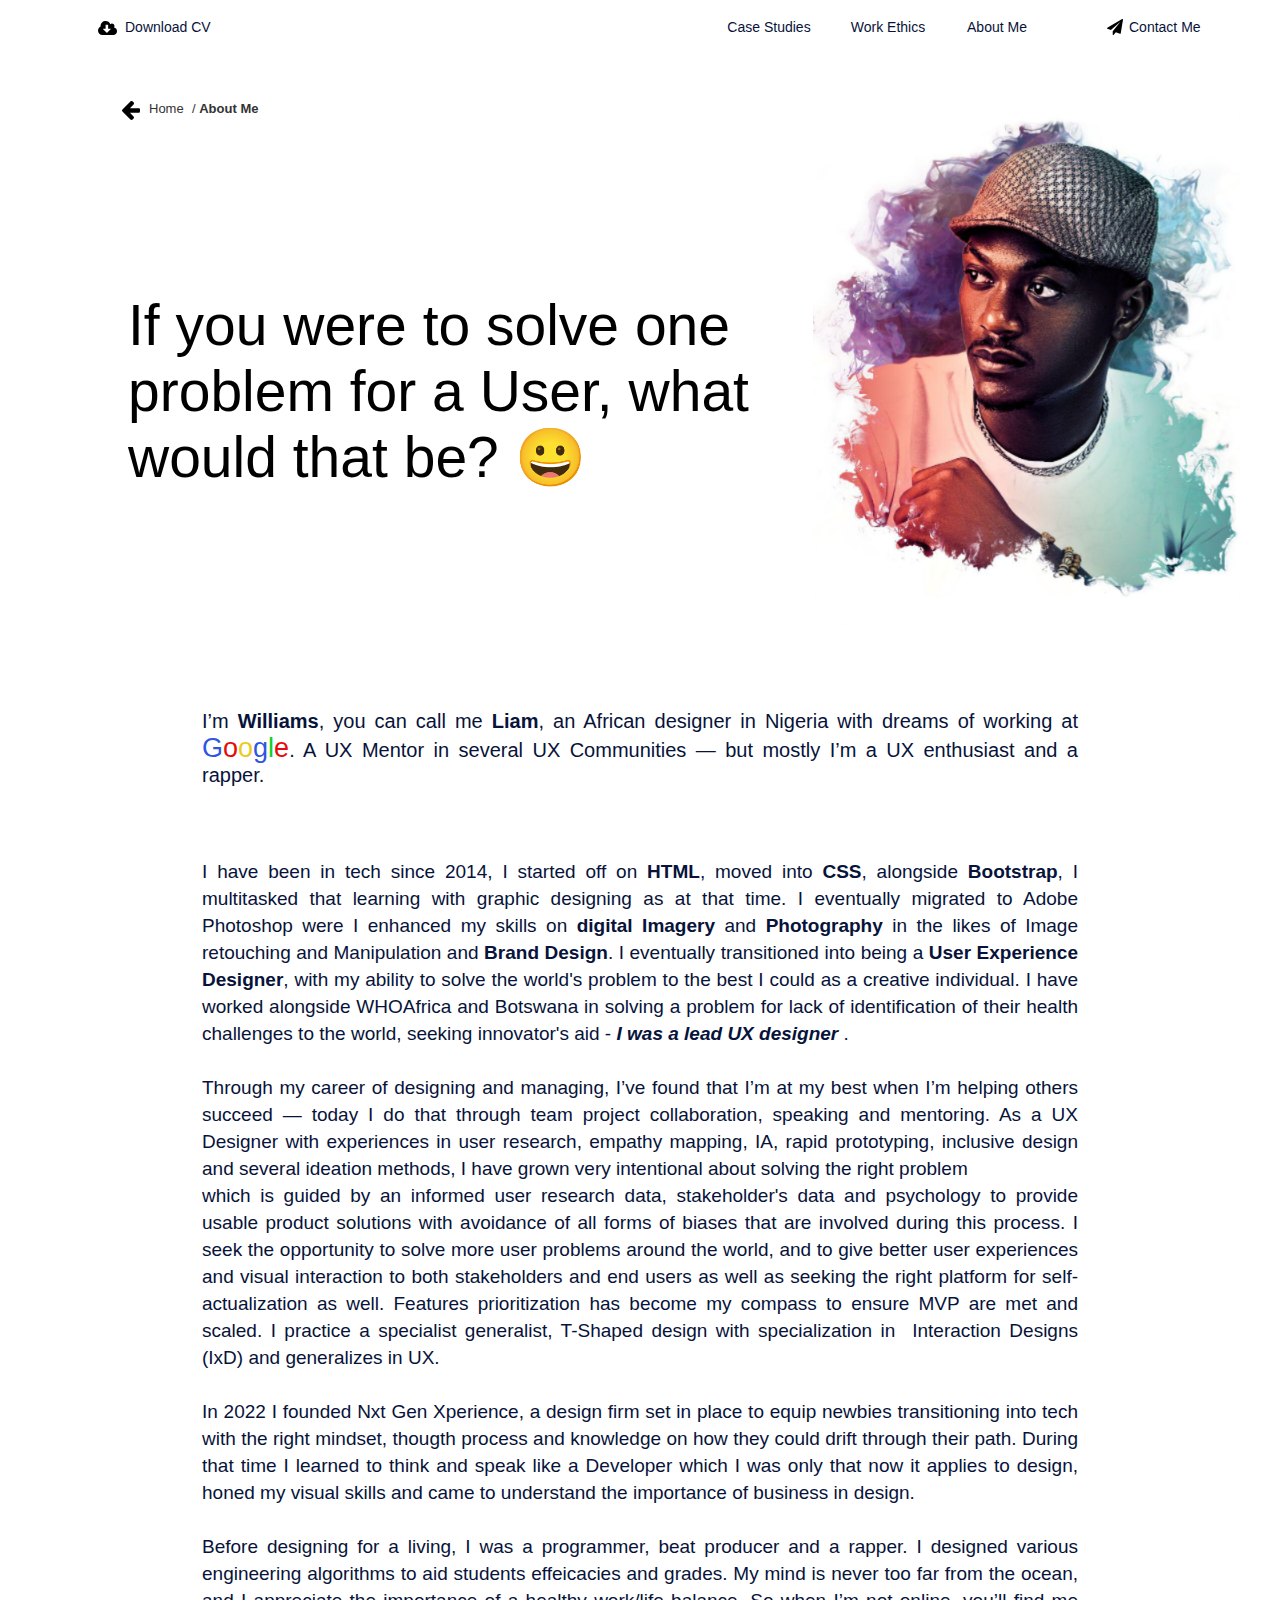
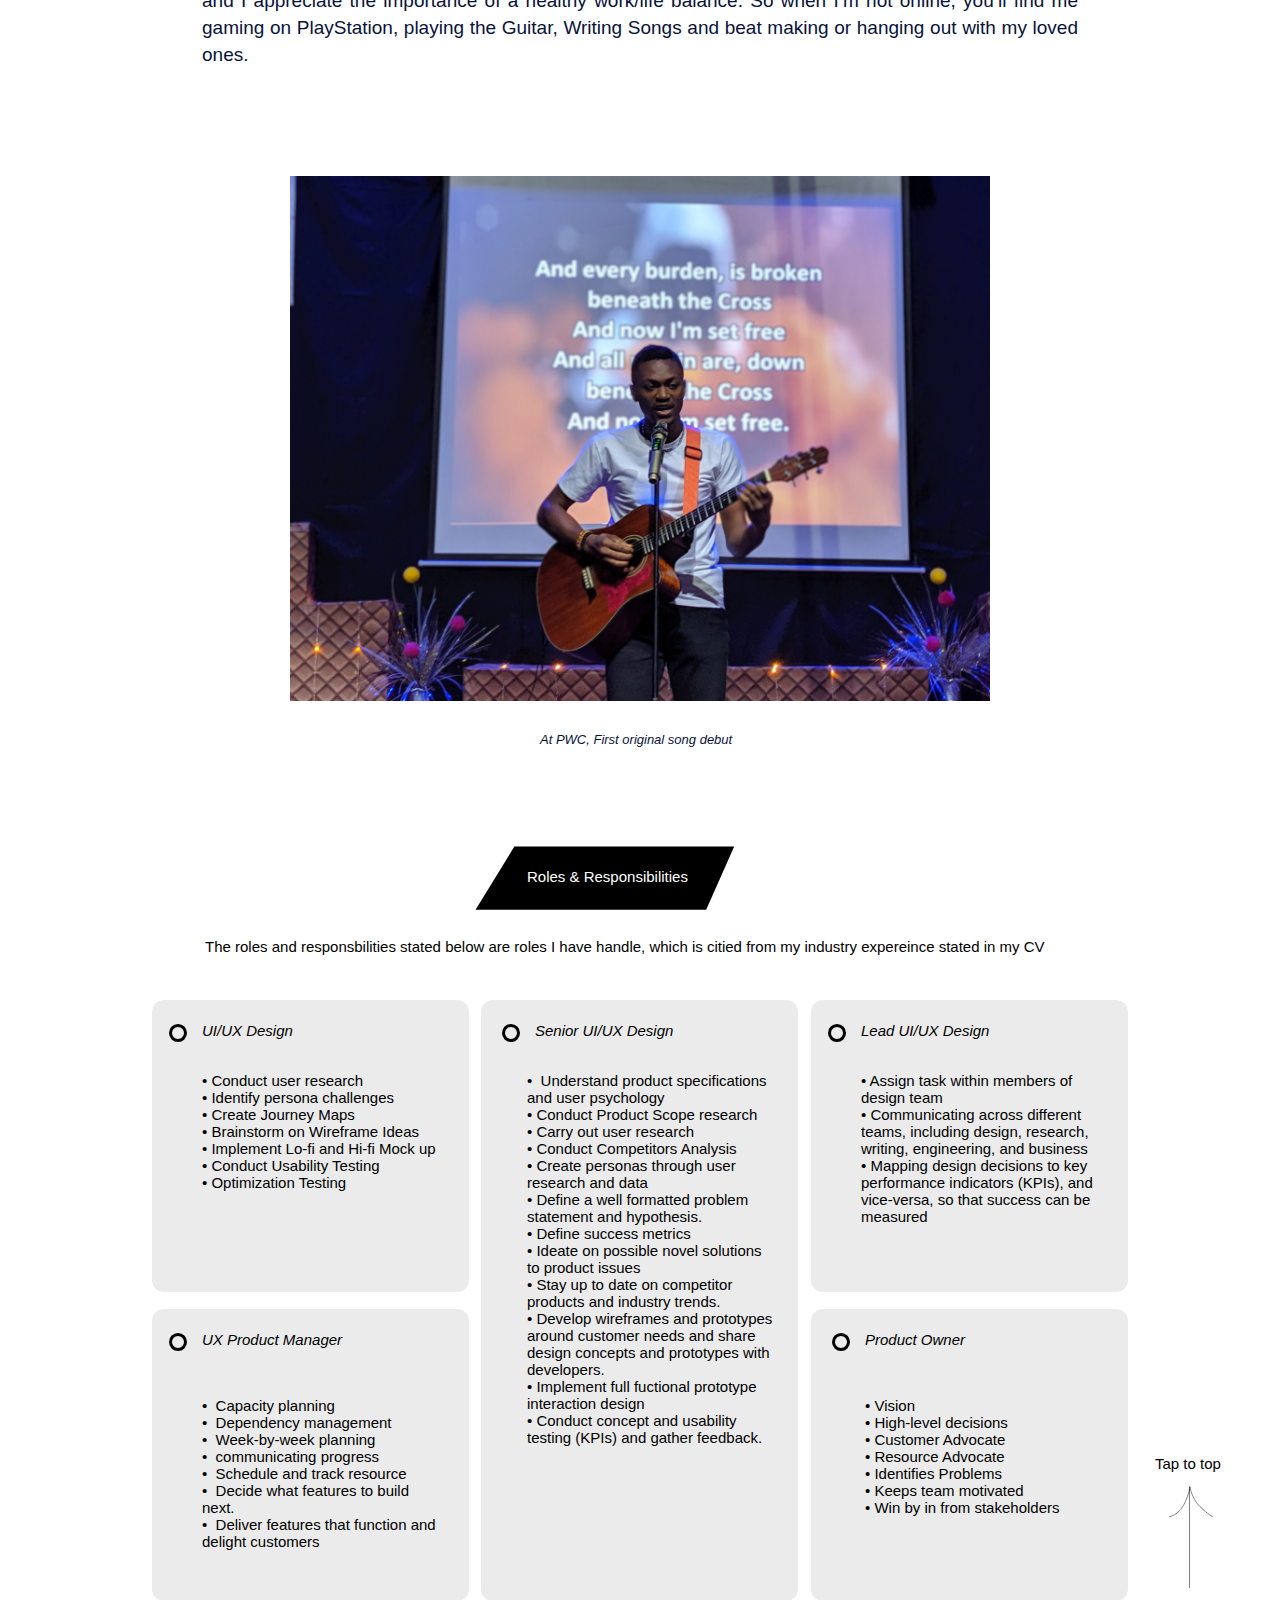
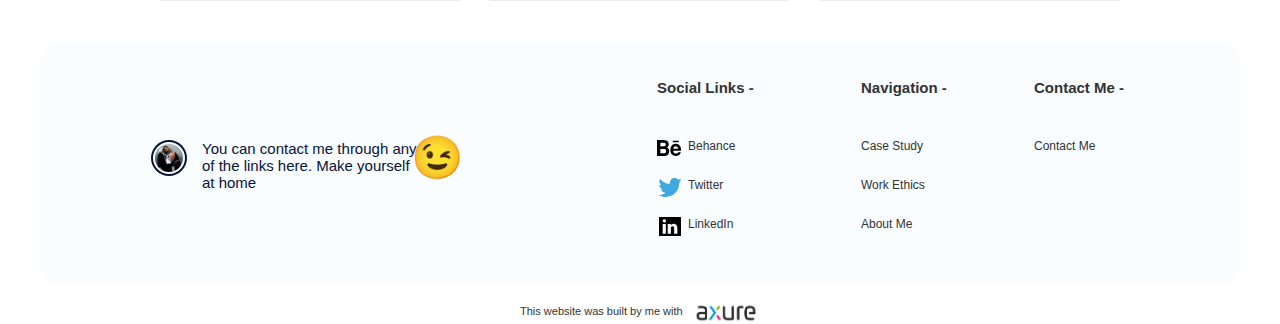
<file: about_me.html>
﻿<!DOCTYPE html>
<html>
  <head>
    <title>About Me</title>
    <meta http-equiv="X-UA-Compatible" content="IE=edge"/>
    <meta http-equiv="content-type" content="text/html; charset=utf-8"/>
    <link href="resources/css/axure_rp_page.css" type="text/css" rel="stylesheet"/>
    <link href="data/styles.css" type="text/css" rel="stylesheet"/>
    <link href="files/about_me/styles.css" type="text/css" rel="stylesheet"/>
    <script src="resources/scripts/jquery-3.2.1.min.js"></script>
    <script src="resources/scripts/axure/axQuery.js"></script>
    <script src="resources/scripts/axure/globals.js"></script>
    <script src="resources/scripts/axutils.js"></script>
    <script src="resources/scripts/axure/annotation.js"></script>
    <script src="resources/scripts/axure/axQuery.std.js"></script>
    <script src="resources/scripts/axure/doc.js"></script>
    <script src="resources/scripts/messagecenter.js"></script>
    <script src="resources/scripts/axure/events.js"></script>
    <script src="resources/scripts/axure/recording.js"></script>
    <script src="resources/scripts/axure/action.js"></script>
    <script src="resources/scripts/axure/expr.js"></script>
    <script src="resources/scripts/axure/geometry.js"></script>
    <script src="resources/scripts/axure/flyout.js"></script>
    <script src="resources/scripts/axure/model.js"></script>
    <script src="resources/scripts/axure/repeater.js"></script>
    <script src="resources/scripts/axure/sto.js"></script>
    <script src="resources/scripts/axure/utils.temp.js"></script>
    <script src="resources/scripts/axure/variables.js"></script>
    <script src="resources/scripts/axure/drag.js"></script>
    <script src="resources/scripts/axure/move.js"></script>
    <script src="resources/scripts/axure/visibility.js"></script>
    <script src="resources/scripts/axure/style.js"></script>
    <script src="resources/scripts/axure/adaptive.js"></script>
    <script src="resources/scripts/axure/tree.js"></script>
    <script src="resources/scripts/axure/init.temp.js"></script>
    <script src="resources/scripts/axure/legacy.js"></script>
    <script src="resources/scripts/axure/viewer.js"></script>
    <script src="resources/scripts/axure/math.js"></script>
    <script src="resources/scripts/axure/jquery.nicescroll.min.js"></script>
    <script src="data/document.js"></script>
    <script src="files/about_me/data.js"></script>
    <script type="text/javascript">
      $axure.utils.getTransparentGifPath = function() { return 'resources/images/transparent.gif'; };
      $axure.utils.getOtherPath = function() { return 'resources/Other.html'; };
      $axure.utils.getReloadPath = function() { return 'resources/reload.html'; };
    </script>
  </head>
  <body>
    <div id="base" class="">

      <!-- Nav bar (Group) -->
      <div id="u1932" class="ax_default" data-label="Nav bar" data-left="0" data-top="0" data-width="1440" data-height="73">

        <!-- Unnamed (Rectangle) -->
        <div id="u1933" class="ax_default shape">
          <div id="u1933_div" class=""></div>
          <div id="u1933_text" class="text " style="display:none; visibility: hidden">
            <p></p>
          </div>
        </div>

        <!-- Unnamed (Rectangle) -->
        <div id="u1934" class="ax_default shape">
          <div id="u1934_div" class=""></div>
          <div id="u1934_text" class="text ">
            <p><span>Case Studies</span></p>
          </div>
        </div>

        <!-- Unnamed (Rectangle) -->
        <div id="u1935" class="ax_default shape">
          <div id="u1935_div" class=""></div>
          <div id="u1935_text" class="text ">
            <p><span>Work Ethics</span></p>
          </div>
        </div>

        <!-- Unnamed (Rectangle) -->
        <div id="u1936" class="ax_default shape">
          <div id="u1936_div" class=""></div>
          <div id="u1936_text" class="text ">
            <p><span>About Me</span></p>
          </div>
        </div>

        <!-- Unnamed (Group) -->
        <div id="u1937" class="ax_default" data-left="58" data-top="19" data-width="121" data-height="19">

          <!-- Unnamed (Rectangle) -->
          <div id="u1938" class="ax_default shape">
            <div id="u1938_div" class=""></div>
            <div id="u1938_text" class="text ">
              <p><span>Download CV</span></p>
            </div>
          </div>

          <!-- Unnamed (Shape) -->
          <div id="u1939" class="ax_default icon">
            <img id="u1939_img" class="img " src="images/index/u16.svg"/>
            <div id="u1939_text" class="text " style="display:none; visibility: hidden">
              <p></p>
            </div>
          </div>
        </div>

        <!-- Unnamed (Group) -->
        <div id="u1940" class="ax_default" data-left="1287" data-top="19" data-width="102" data-height="19">

          <!-- Unnamed (Rectangle) -->
          <div id="u1941" class="ax_default shape">
            <div id="u1941_div" class=""></div>
            <div id="u1941_text" class="text ">
              <p><span>Contact Me</span></p>
            </div>
          </div>

          <!-- Unnamed (Shape) -->
          <div id="u1942" class="ax_default icon">
            <img id="u1942_img" class="img " src="images/index/u19.svg"/>
            <div id="u1942_text" class="text " style="display:none; visibility: hidden">
              <p></p>
            </div>
          </div>
        </div>
      </div>

      <!-- Unnamed (Rectangle) -->
      <div id="u1943" class="ax_default shape ax_default_hidden" style="display:none; visibility: hidden">
        <div id="u1943_div" class=""></div>
        <div id="u1943_text" class="text " style="display:none; visibility: hidden">
          <p></p>
        </div>
      </div>

      <!-- Unnamed (Rectangle) -->
      <div id="u1944" class="ax_default shape ax_default_hidden" style="display:none; visibility: hidden">
        <div id="u1944_div" class=""></div>
        <div id="u1944_text" class="text " style="display:none; visibility: hidden">
          <p></p>
        </div>
      </div>

      <!-- +Stickynavigation (Dynamic Panel) -->
      <div id="u1945" class="ax_default ax_default_hidden" data-label="+Stickynavigation" style="display:none; visibility: hidden">
        <div id="u1945_state0" class="panel_state" data-label="State1" style="">
          <div id="u1945_state0_content" class="panel_state_content">

            <!-- +Sticky Nav (Group) -->
            <div id="u1946" class="ax_default" data-label="+Sticky Nav" data-left="0" data-top="0" data-width="1440" data-height="73">

              <!-- Unnamed (Rectangle) -->
              <div id="u1947" class="ax_default shape">
                <div id="u1947_div" class=""></div>
                <div id="u1947_text" class="text " style="display:none; visibility: hidden">
                  <p></p>
                </div>
              </div>

              <!-- Unnamed (Rectangle) -->
              <div id="u1948" class="ax_default shape">
                <div id="u1948_div" class=""></div>
                <div id="u1948_text" class="text ">
                  <p><span>Case Studies</span></p>
                </div>
              </div>

              <!-- Unnamed (Rectangle) -->
              <div id="u1949" class="ax_default shape">
                <div id="u1949_div" class=""></div>
                <div id="u1949_text" class="text ">
                  <p><span>Work Ethics</span></p>
                </div>
              </div>

              <!-- Unnamed (Rectangle) -->
              <div id="u1950" class="ax_default shape">
                <div id="u1950_div" class=""></div>
                <div id="u1950_text" class="text ">
                  <p><span>About Me</span></p>
                </div>
              </div>

              <!-- Unnamed (Group) -->
              <div id="u1951" class="ax_default" data-left="58" data-top="19" data-width="121" data-height="19">

                <!-- Unnamed (Rectangle) -->
                <div id="u1952" class="ax_default shape">
                  <div id="u1952_div" class=""></div>
                  <div id="u1952_text" class="text ">
                    <p><span>Download CV</span></p>
                  </div>
                </div>

                <!-- Unnamed (Shape) -->
                <div id="u1953" class="ax_default icon">
                  <img id="u1953_img" class="img " src="images/index/u16.svg"/>
                  <div id="u1953_text" class="text " style="display:none; visibility: hidden">
                    <p></p>
                  </div>
                </div>
              </div>

              <!-- Unnamed (Group) -->
              <div id="u1954" class="ax_default" data-left="1287" data-top="19" data-width="102" data-height="19">

                <!-- Unnamed (Rectangle) -->
                <div id="u1955" class="ax_default shape">
                  <div id="u1955_div" class=""></div>
                  <div id="u1955_text" class="text ">
                    <p><span>Contact Me</span></p>
                  </div>
                </div>

                <!-- Unnamed (Shape) -->
                <div id="u1956" class="ax_default icon">
                  <img id="u1956_img" class="img " src="images/index/u19.svg"/>
                  <div id="u1956_text" class="text " style="display:none; visibility: hidden">
                    <p></p>
                  </div>
                </div>
              </div>
            </div>
          </div>
        </div>
      </div>

      <!-- +Image (Dynamic Panel) -->
      <div id="u1957" class="ax_default" data-label="+Image">
        <div id="u1957_state0" class="panel_state" data-label="State1" style="">
          <div id="u1957_state0_content" class="panel_state_content">

            <!-- Unnamed (Image) -->
            <div id="u1958" class="ax_default image">
              <img id="u1958_img" class="img " src="images/about_me/u1958.png"/>
              <div id="u1958_text" class="text " style="display:none; visibility: hidden">
                <p></p>
              </div>
            </div>
          </div>
        </div>
      </div>

      <!-- +Caption (Dynamic Panel) -->
      <div id="u1959" class="ax_default" data-label="+Caption">
        <div id="u1959_state0" class="panel_state" data-label="State1" style="">
          <div id="u1959_state0_content" class="panel_state_content">

            <!-- Unnamed (Rectangle) -->
            <div id="u1960" class="ax_default shape">
              <div id="u1960_div" class=""></div>
              <div id="u1960_text" class="text ">
                <p><span>If you were to solve one problem for a User, what would that be? 😀</span></p>
              </div>
            </div>
          </div>
        </div>
      </div>

      <!-- +TheUser (Dynamic Panel) -->
      <div id="u1961" class="ax_default ax_default_hidden" data-label="+TheUser" style="display:none; visibility: hidden">
        <div id="u1961_state0" class="panel_state" data-label="State1" style="">
          <div id="u1961_state0_content" class="panel_state_content">

            <!-- Unnamed (Group) -->
            <div id="u1962" class="ax_default" data-left="-26" data-top="12" data-width="323" data-height="86">

              <!-- Unnamed (Rectangle) -->
              <div id="u1963" class="ax_default shape">
                <div id="u1963_div" class=""></div>
                <div id="u1963_text" class="text ">
                  <p><span style="font-family:'Poppins', sans-serif;font-weight:400;">The User</span><span style="font-family:'Poppins Bold', 'Poppins Regular', 'Poppins', sans-serif;font-weight:700;font-style:normal;"> </span></p>
                </div>
              </div>

              <!-- Unnamed (Rectangle) -->
              <div id="u1964" class="ax_default shape">
                <div id="u1964_div" class=""></div>
                <div id="u1964_text" class="text ">
                  <p><span>😜</span></p>
                </div>
              </div>
            </div>
          </div>
        </div>
      </div>

      <!-- +Arc (Dynamic Panel) -->
      <div id="u1965" class="ax_default ax_default_hidden" data-label="+Arc" style="display:none; visibility: hidden">
        <div id="u1965_state0" class="panel_state" data-label="State1" style="">
          <div id="u1965_state0_content" class="panel_state_content">

            <!-- Unnamed (Shape) -->
            <div id="u1966" class="ax_default shape">
              <img id="u1966_img" class="img " src="images/index/u82.svg"/>
              <div id="u1966_text" class="text " style="display:none; visibility: hidden">
                <p></p>
              </div>
            </div>
          </div>
        </div>
      </div>

      <!-- Unnamed (Rectangle) -->
      <div id="u1967" class="ax_default shape">
        <div id="u1967_div" class=""></div>
        <div id="u1967_text" class="text ">
          <p style="font-size:20px;"><span style="font-family:'AvertaStd- ☞', 'AvertaStd-Regular ☞', sans-serif;font-weight:400;color:#07133A;">I’m </span><span style="font-family:'AvertaStd- ☞ Bold', 'AvertaStd-Regular ☞ Regular', 'AvertaStd-Regular ☞', sans-serif;font-weight:700;color:#07133A;">Williams</span><span style="font-family:'AvertaStd- ☞', 'AvertaStd-Regular ☞', sans-serif;font-weight:400;color:#07133A;">, you can call me</span><span style="font-family:'AvertaStd- ☞ Bold', 'AvertaStd-Regular ☞ Regular', 'AvertaStd-Regular ☞', sans-serif;font-weight:700;color:#07133A;"> Liam</span><span style="font-family:'AvertaStd- ☞', 'AvertaStd-Regular ☞', sans-serif;font-weight:400;color:#07133A;">, an African designer in Nigeria with dreams of working at </span><span style="font-family:'AvertaStd- ☞', 'AvertaStd-Regular ☞ Regular', 'AvertaStd-Regular ☞', sans-serif;font-weight:400;font-size:27px;color:rgba(40, 81, 225, 0.968627450980392);">G</span><span style="font-family:'AvertaStd- ☞', 'AvertaStd-Regular ☞ Regular', 'AvertaStd-Regular ☞', sans-serif;font-weight:400;font-size:27px;color:#E80B0B;">o</span><span style="font-family:'AvertaStd- ☞', 'AvertaStd-Regular ☞ Regular', 'AvertaStd-Regular ☞', sans-serif;font-weight:400;font-size:27px;color:#EACC1D;">o</span><span style="font-family:'AvertaStd- ☞', 'AvertaStd-Regular ☞ Regular', 'AvertaStd-Regular ☞', sans-serif;font-weight:400;font-size:27px;color:rgba(40, 81, 225, 0.968627450980392);">g</span><span style="font-family:'AvertaStd- ☞', 'AvertaStd-Regular ☞ Regular', 'AvertaStd-Regular ☞', sans-serif;font-weight:400;font-size:27px;color:#0BD21F;">l</span><span style="font-family:'AvertaStd- ☞', 'AvertaStd-Regular ☞ Regular', 'AvertaStd-Regular ☞', sans-serif;font-weight:400;font-size:27px;color:#E80B0B;">e</span><span style="font-family:'AvertaStd- ☞', 'AvertaStd-Regular ☞', sans-serif;font-weight:400;color:#07133A;">. A UX Mentor in several UX Communities — but mostly I’m a UX enthusiast and a rapper.</span></p>
        </div>
      </div>

      <!-- +Answer (Dynamic Panel) -->
      <div id="u1968" class="ax_default ax_default_hidden" data-label="+Answer" style="display:none; visibility: hidden">
        <div id="u1968_state0" class="panel_state" data-label="State1" style="">
          <div id="u1968_state0_content" class="panel_state_content">

            <!-- Unnamed (Rectangle) -->
            <div id="u1969" class="ax_default shape">
              <div id="u1969_div" class=""></div>
              <div id="u1969_text" class="text ">
                <p><span>Answer : </span></p>
              </div>
            </div>
          </div>
        </div>
      </div>

      <!-- Unnamed (Rectangle) -->
      <div id="u1970" class="ax_default shape">
        <div id="u1970_div" class=""></div>
        <div id="u1970_text" class="text ">
          <p><span style="font-family:'AvertaStd- ☞', 'AvertaStd-Regular ☞', sans-serif;font-weight:400;font-style:normal;">I have been in tech since 2014, I started off on </span><span style="font-family:'AvertaStd- ☞ Bold', 'AvertaStd-Regular ☞ Regular', 'AvertaStd-Regular ☞', sans-serif;font-weight:700;font-style:normal;">HTML</span><span style="font-family:'AvertaStd- ☞', 'AvertaStd-Regular ☞', sans-serif;font-weight:400;font-style:normal;">, moved into </span><span style="font-family:'AvertaStd- ☞ Bold', 'AvertaStd-Regular ☞ Regular', 'AvertaStd-Regular ☞', sans-serif;font-weight:700;font-style:normal;">CSS</span><span style="font-family:'AvertaStd- ☞', 'AvertaStd-Regular ☞', sans-serif;font-weight:400;font-style:normal;">, alongside </span><span style="font-family:'AvertaStd- ☞ Bold', 'AvertaStd-Regular ☞ Regular', 'AvertaStd-Regular ☞', sans-serif;font-weight:700;font-style:normal;">Bootstrap</span><span style="font-family:'AvertaStd- ☞', 'AvertaStd-Regular ☞', sans-serif;font-weight:400;font-style:normal;">, I multitasked that learning with graphic designing as at that time. I eventually migrated to Adobe Photoshop were I enhanced my skills on </span><span style="font-family:'AvertaStd- ☞ Bold', 'AvertaStd-Regular ☞ Regular', 'AvertaStd-Regular ☞', sans-serif;font-weight:700;font-style:normal;">digital Imagery</span><span style="font-family:'AvertaStd- ☞', 'AvertaStd-Regular ☞', sans-serif;font-weight:400;font-style:normal;"> and </span><span style="font-family:'AvertaStd- ☞ Bold', 'AvertaStd-Regular ☞ Regular', 'AvertaStd-Regular ☞', sans-serif;font-weight:700;font-style:normal;">Photography</span><span style="font-family:'AvertaStd- ☞', 'AvertaStd-Regular ☞', sans-serif;font-weight:400;font-style:normal;"> in the likes of Image retouching and Manipulation and </span><span style="font-family:'AvertaStd- ☞ Bold', 'AvertaStd-Regular ☞ Regular', 'AvertaStd-Regular ☞', sans-serif;font-weight:700;font-style:normal;">Brand Design</span><span style="font-family:'AvertaStd- ☞', 'AvertaStd-Regular ☞', sans-serif;font-weight:400;font-style:normal;">. I eventually transitioned into being a </span><span style="font-family:'AvertaStd- ☞ Bold', 'AvertaStd-Regular ☞ Regular', 'AvertaStd-Regular ☞', sans-serif;font-weight:700;font-style:normal;">User Experience Designer</span><span style="font-family:'AvertaStd- ☞', 'AvertaStd-Regular ☞', sans-serif;font-weight:400;font-style:normal;">, with my ability to solve the world's problem to the best I could as a creative individual. I have worked alongside WHOAfrica and Botswana in solving a problem for lack of identification of their health challenges to the world, seeking innovator's aid - </span><span style="font-family:'AvertaStd- ☞ Bold Oblique', 'AvertaStd- ☞ Bold', 'AvertaStd-Regular ☞ Regular', 'AvertaStd-Regular ☞', sans-serif;font-weight:700;font-style:oblique;">I was a lead UX designer</span><span style="font-family:'AvertaStd- ☞', 'AvertaStd-Regular ☞', sans-serif;font-weight:400;font-style:normal;"> .&nbsp; </span></p><p><span style="font-family:'AvertaStd- ☞', 'AvertaStd-Regular ☞', sans-serif;font-weight:400;font-style:normal;"><br></span></p><p><span style="font-family:'AvertaStd- ☞', 'AvertaStd-Regular ☞', sans-serif;font-weight:400;font-style:normal;">Through my career of designing and managing, I’ve found that I’m at my best when I’m helping others succeed — today I do that through team project collaboration, speaking and mentoring. As a UX Designer with experiences in user research, empathy mapping, IA, rapid prototyping, inclusive design and several ideation methods, I have grown very intentional about solving the right problem</span></p><p><span style="font-family:'AvertaStd- ☞', 'AvertaStd-Regular ☞', sans-serif;font-weight:400;font-style:normal;">which is guided by an informed user research data, stakeholder's data and psychology to provide usable product solutions with avoidance of all forms of biases that are involved during this process. I seek the opportunity to solve more user problems around the world, and to give better user experiences and visual interaction to both stakeholders and end users as well as seeking the right platform for self-actualization as well. Features prioritization has become my compass to ensure MVP are met and scaled. I practice a specialist generalist, T-Shaped design with specialization in&nbsp; Interaction Designs (IxD) and generalizes in UX.</span></p><p><span style="font-family:'AvertaStd- ☞', 'AvertaStd-Regular ☞', sans-serif;font-weight:400;font-style:normal;"><br></span></p><p><span style="font-family:'AvertaStd- ☞', 'AvertaStd-Regular ☞', sans-serif;font-weight:400;font-style:normal;">In 2022 I founded Nxt Gen Xperience, a design firm set in place to equip newbies transitioning into tech with the right mindset, thougth process and knowledge on how they could drift through their path. During that time I learned to think and speak like a Developer which I was only that now it applies to design, honed my visual skills and came to understand the importance of business in design.</span></p><p><span style="font-family:'AvertaStd- ☞', 'AvertaStd-Regular ☞', sans-serif;font-weight:400;font-style:normal;"><br></span></p><p><span style="font-family:'AvertaStd- ☞', 'AvertaStd-Regular ☞', sans-serif;font-weight:400;font-style:normal;">Before designing for a living, I was a programmer, beat producer and a rapper. I designed various engineering algorithms to aid students effeicacies and grades. My mind is never too far from the ocean, and I appreciate the importance of a healthy work/life balance. So when I’m not online, you’ll find me gaming on PlayStation, playing the Guitar, Writing Songs and beat making or hanging out with my loved ones.</span></p>
        </div>
      </div>

      <!-- Footer (Group) -->
      <div id="u1971" class="ax_default" data-label="Footer" data-left="0" data-top="3242" data-width="1440" data-height="242">

        <!-- Rectangle 6 (Rectangle) -->
        <div id="u1972" class="ax_default shape" data-label="Rectangle 6">
          <div id="u1972_div" class=""></div>
          <div id="u1972_text" class="text " style="display:none; visibility: hidden">
            <p></p>
          </div>
        </div>

        <!-- Unnamed (Rectangle) -->
        <div id="u1973" class="ax_default shape">
          <div id="u1973_div" class=""></div>
          <div id="u1973_text" class="text ">
            <p><span>Social Links -</span></p>
          </div>
        </div>

        <!-- Unnamed (Rectangle) -->
        <div id="u1974" class="ax_default shape">
          <div id="u1974_div" class=""></div>
          <div id="u1974_text" class="text ">
            <p><span>Navigation -</span></p>
          </div>
        </div>

        <!-- Twitter (Group) -->
        <div id="u1975" class="ax_default" data-label="Twitter" data-left="739" data-top="3378" data-width="84" data-height="22">

          <!-- Unnamed (Rectangle) -->
          <div id="u1976" class="ax_default shape">
            <div id="u1976_div" class=""></div>
            <div id="u1976_text" class="text ">
              <p><span>Twitter</span></p>
            </div>
          </div>

          <!-- Unnamed (Rectangle) -->
          <div id="u1977" class="ax_default shape">
            <div id="u1977_div" class=""></div>
            <div id="u1977_text" class="text " style="display:none; visibility: hidden">
              <p></p>
            </div>
          </div>
        </div>

        <!-- Unnamed (Rectangle) -->
        <div id="u1978" class="ax_default shape">
          <div id="u1978_div" class=""></div>
          <div id="u1978_text" class="text ">
            <p><span>Case Study</span></p>
          </div>
        </div>

        <!-- Unnamed (Rectangle) -->
        <div id="u1979" class="ax_default shape">
          <div id="u1979_div" class=""></div>
          <div id="u1979_text" class="text ">
            <p><span>Work Ethics</span></p>
          </div>
        </div>

        <!-- Unnamed (Rectangle) -->
        <div id="u1980" class="ax_default shape">
          <div id="u1980_div" class=""></div>
          <div id="u1980_text" class="text ">
            <p><span>About Me</span></p>
          </div>
        </div>

        <!-- Unnamed (Rectangle) -->
        <div id="u1981" class="ax_default shape">
          <div id="u1981_div" class=""></div>
          <div id="u1981_text" class="text ">
            <p><span>Contact Me -</span></p>
          </div>
        </div>

        <!-- Behance (Group) -->
        <div id="u1982" class="ax_default" data-label="Behance" data-left="737" data-top="3339" data-width="99" data-height="22">

          <!-- Unnamed (Rectangle) -->
          <div id="u1983" class="ax_default shape">
            <div id="u1983_div" class=""></div>
            <div id="u1983_text" class="text ">
              <p><span>Behance</span></p>
            </div>
          </div>

          <!-- Unnamed (Rectangle) -->
          <div id="u1984" class="ax_default shape">
            <div id="u1984_div" class=""></div>
            <div id="u1984_text" class="text " style="display:none; visibility: hidden">
              <p></p>
            </div>
          </div>
        </div>

        <!-- LinkedIn (Group) -->
        <div id="u1985" class="ax_default" data-label="LinkedIn" data-left="739" data-top="3417" data-width="97" data-height="25">

          <!-- Unnamed (Rectangle) -->
          <div id="u1986" class="ax_default shape">
            <div id="u1986_div" class=""></div>
            <div id="u1986_text" class="text ">
              <p><span>LinkedIn</span></p>
            </div>
          </div>

          <!-- Unnamed (Rectangle) -->
          <div id="u1987" class="ax_default shape">
            <div id="u1987_div" class=""></div>
            <div id="u1987_text" class="text " style="display:none; visibility: hidden">
              <p></p>
            </div>
          </div>
        </div>

        <!-- Unnamed (Rectangle) -->
        <div id="u1988" class="ax_default shape">
          <div id="u1988_div" class=""></div>
          <div id="u1988_text" class="text ">
            <p><span>Contact Me</span></p>
          </div>
        </div>

        <!-- Ellipse 1 (Dynamic Panel) -->
        <div id="u1989" class="ax_default" data-label="Ellipse 1">
          <div id="u1989_state0" class="panel_state" data-label="State1" style="">
            <div id="u1989_state0_content" class="panel_state_content">

              <!-- Sam 1 (Rectangle) -->
              <div id="u1990" class="ax_default shape" data-label="Sam 1">
                <div id="u1990_div" class=""></div>
                <div id="u1990_text" class="text " style="display:none; visibility: hidden">
                  <p></p>
                </div>
              </div>
            </div>
          </div>
        </div>

        <!-- Ellipse 2 (Shape) -->
        <div id="u1991" class="ax_default shape" data-label="Ellipse 2">
          <img id="u1991_img" class="img " src="images/index/ellipse_2_u78.svg"/>
          <div id="u1991_text" class="text " style="display:none; visibility: hidden">
            <p></p>
          </div>
        </div>

        <!-- Unnamed (Rectangle) -->
        <div id="u1992" class="ax_default shape">
          <div id="u1992_div" class=""></div>
          <div id="u1992_text" class="text ">
            <p><span>You can contact me through any of the links here. Make yourself at home&nbsp; </span></p>
          </div>
        </div>

        <!-- Unnamed (Rectangle) -->
        <div id="u1993" class="ax_default shape">
          <div id="u1993_div" class=""></div>
          <div id="u1993_text" class="text ">
            <p><span>😉</span></p>
          </div>
        </div>
      </div>

      <!-- ScrollTo (Hot Spot) -->
      <div id="u1994" class="ax_default" data-label="ScrollTo">
      </div>

      <!-- Home (Group) -->
      <div id="u1995" class="ax_default" data-label="Home" data-left="231" data-top="101" data-width="66" data-height="20">

        <!-- Unnamed (Shape) -->
        <div id="u1996" class="ax_default icon">
          <img id="u1996_img" class="img " src="images/quickteller/u494.svg"/>
          <div id="u1996_text" class="text " style="display:none; visibility: hidden">
            <p></p>
          </div>
        </div>

        <!-- Unnamed (Rectangle) -->
        <div id="u1997" class="ax_default paragraph">
          <div id="u1997_div" class=""></div>
          <div id="u1997_text" class="text ">
            <p><span>Home</span></p>
          </div>
        </div>
      </div>

      <!-- +Quote (Dynamic Panel) -->
      <div id="u1998" class="ax_default ax_default_hidden" data-label="+Quote" style="display:none; visibility: hidden">
        <div id="u1998_state0" class="panel_state" data-label="State1" style="">
          <div id="u1998_state0_content" class="panel_state_content">

            <!-- Unnamed (Rectangle) -->
            <div id="u1999" class="ax_default shape">
              <div id="u1999_div" class=""></div>
              <div id="u1999_text" class="text ">
                <p style="font-size:57px;"><span style="color:#000000;">&quot;UX Design goes beyond&nbsp;&nbsp; </span><span style="text-decoration:line-through ;color:#000000;">tools</span><span style="color:#000000;">, it is a </span><span style="font-size:63px;color:#EACC1D;">Lifestyle</span><span style="color:#000000;">, a&nbsp;&nbsp; </span><span style="font-size:63px;color:#F59106;">Mindset</span><span style="color:#000000;">&quot;</span></p><p style="font-size:57px;"><span style="color:#000000;"><br></span></p>
              </div>
            </div>
          </div>
        </div>
      </div>

      <!-- Unnamed (Rectangle) -->
      <div id="u2000" class="ax_default paragraph">
        <div id="u2000_div" class=""></div>
        <div id="u2000_text" class="text ">
          <p><span style="font-family:'Poppins', sans-serif;font-weight:400;">/ </span><span style="font-family:'Poppins Bold', 'Poppins Regular', 'Poppins', sans-serif;font-weight:700;">About Me</span></p>
        </div>
      </div>

      <!-- Unnamed (Image) -->
      <div id="u2001" class="ax_default image">
        <img id="u2001_img" class="img " src="images/about_me/u2001.png"/>
        <div id="u2001_text" class="text " style="display:none; visibility: hidden">
          <p></p>
        </div>
      </div>

      <!-- Unnamed (Rectangle) -->
      <div id="u2002" class="ax_default shape">
        <div id="u2002_div" class=""></div>
        <div id="u2002_text" class="text ">
          <p><span>At PWC, First original song debut</span></p>
        </div>
      </div>

      <!-- Unnamed (Group) -->
      <div id="u2003" class="ax_default" data-left="600" data-top="3502" data-width="240" data-height="22">

        <!-- Unnamed (Rectangle) -->
        <div id="u2004" class="ax_default shape">
          <div id="u2004_div" class=""></div>
          <div id="u2004_text" class="text ">
            <p><span>This website was built by me with </span></p>
          </div>
        </div>

        <!-- Unnamed (Rectangle) -->
        <div id="u2005" class="ax_default shape">
          <div id="u2005_div" class=""></div>
          <div id="u2005_text" class="text " style="display:none; visibility: hidden">
            <p></p>
          </div>
        </div>
      </div>

      <!-- Unnamed (Shape) -->
      <div id="u2006" class="ax_default shape">
        <img id="u2006_img" class="img " src="images/about_me/u2006.svg"/>
        <div id="u2006_text" class="text " style="display:none; visibility: hidden">
          <p></p>
        </div>
      </div>

      <!-- Unnamed (Rectangle) -->
      <div id="u2007" class="ax_default shape">
        <div id="u2007_div" class=""></div>
        <div id="u2007_text" class="text ">
          <p><span>Roles &amp; Responsibilities</span></p>
        </div>
      </div>

      <!-- Unnamed (Rectangle) -->
      <div id="u2008" class="ax_default shape">
        <img id="u2008_img" class="img " src="images/about_me/u2008.svg"/>
        <div id="u2008_text" class="text " style="display:none; visibility: hidden">
          <p></p>
        </div>
      </div>

      <!-- Unnamed (Ellipse) -->
      <div id="u2009" class="ax_default shape">
        <img id="u2009_img" class="img " src="images/about_me/u2009.svg"/>
        <div id="u2009_text" class="text " style="display:none; visibility: hidden">
          <p></p>
        </div>
      </div>

      <!-- Unnamed (Rectangle) -->
      <div id="u2010" class="ax_default shape">
        <div id="u2010_div" class=""></div>
        <div id="u2010_text" class="text ">
          <p><span>UI/UX Design</span></p>
        </div>
      </div>

      <!-- Unnamed (Rectangle) -->
      <div id="u2011" class="ax_default shape">
        <img id="u2011_img" class="img " src="images/about_me/u2011.svg"/>
        <div id="u2011_text" class="text " style="display:none; visibility: hidden">
          <p></p>
        </div>
      </div>

      <!-- Unnamed (Ellipse) -->
      <div id="u2012" class="ax_default shape">
        <img id="u2012_img" class="img " src="images/about_me/u2009.svg"/>
        <div id="u2012_text" class="text " style="display:none; visibility: hidden">
          <p></p>
        </div>
      </div>

      <!-- Unnamed (Rectangle) -->
      <div id="u2013" class="ax_default shape">
        <div id="u2013_div" class=""></div>
        <div id="u2013_text" class="text ">
          <p><span>Senior UI/UX Design</span></p>
        </div>
      </div>

      <!-- Unnamed (Rectangle) -->
      <div id="u2014" class="ax_default shape">
        <img id="u2014_img" class="img " src="images/about_me/u2008.svg"/>
        <div id="u2014_text" class="text " style="display:none; visibility: hidden">
          <p></p>
        </div>
      </div>

      <!-- Unnamed (Ellipse) -->
      <div id="u2015" class="ax_default shape">
        <img id="u2015_img" class="img " src="images/about_me/u2009.svg"/>
        <div id="u2015_text" class="text " style="display:none; visibility: hidden">
          <p></p>
        </div>
      </div>

      <!-- Unnamed (Rectangle) -->
      <div id="u2016" class="ax_default shape">
        <div id="u2016_div" class=""></div>
        <div id="u2016_text" class="text ">
          <p><span>Lead UI/UX Design</span></p>
        </div>
      </div>

      <!-- Unnamed (Rectangle) -->
      <div id="u2017" class="ax_default shape">
        <img id="u2017_img" class="img " src="images/about_me/u2008.svg"/>
        <div id="u2017_text" class="text " style="display:none; visibility: hidden">
          <p></p>
        </div>
      </div>

      <!-- Unnamed (Ellipse) -->
      <div id="u2018" class="ax_default shape">
        <img id="u2018_img" class="img " src="images/about_me/u2009.svg"/>
        <div id="u2018_text" class="text " style="display:none; visibility: hidden">
          <p></p>
        </div>
      </div>

      <!-- Unnamed (Rectangle) -->
      <div id="u2019" class="ax_default shape">
        <div id="u2019_div" class=""></div>
        <div id="u2019_text" class="text ">
          <p><span>UX Product Manager</span></p>
        </div>
      </div>

      <!-- Unnamed (Rectangle) -->
      <div id="u2020" class="ax_default shape">
        <img id="u2020_img" class="img " src="images/about_me/u2008.svg"/>
        <div id="u2020_text" class="text " style="display:none; visibility: hidden">
          <p></p>
        </div>
      </div>

      <!-- Unnamed (Ellipse) -->
      <div id="u2021" class="ax_default shape">
        <img id="u2021_img" class="img " src="images/about_me/u2009.svg"/>
        <div id="u2021_text" class="text " style="display:none; visibility: hidden">
          <p></p>
        </div>
      </div>

      <!-- Unnamed (Rectangle) -->
      <div id="u2022" class="ax_default shape">
        <div id="u2022_div" class=""></div>
        <div id="u2022_text" class="text ">
          <p><span>Product Owner</span></p>
        </div>
      </div>

      <!-- Unnamed (Rectangle) -->
      <div id="u2023" class="ax_default shape">
        <div id="u2023_div" class=""></div>
        <div id="u2023_text" class="text ">
          <p><span>The roles and responsbilities stated below are roles I have handle, which is citied from my industry expereince stated in my CV</span></p>
        </div>
      </div>

      <!-- Unnamed (Rectangle) -->
      <div id="u2024" class="ax_default shape">
        <div id="u2024_div" class=""></div>
        <div id="u2024_text" class="text ">
          <p><span>&#149;&nbsp; Understand product specifications and user psychology</span></p><p><span>&#149; Conduct Product Scope research</span></p><p><span>&#149; Carry out user research</span></p><p><span>&#149; Conduct Competitors Analysis</span></p><p><span>&#149; Create personas through user research and data</span></p><p><span>&#149; Define a well formatted problem statement and hypothesis.</span></p><p><span>&#149; Define success metrics </span></p><p><span>&#149; Ideate on possible novel solutions to product issues</span></p><p><span>&#149; Stay up to date on competitor products and industry trends.</span></p><p><span>&#149; Develop wireframes and prototypes around customer needs and share design concepts and prototypes with developers.</span></p><p><span>&#149; Implement full fuctional prototype interaction design</span></p><p><span>&#149; Conduct concept and usability testing (KPIs) and gather feedback.</span></p><p><span><br></span></p>
        </div>
      </div>

      <!-- Unnamed (Rectangle) -->
      <div id="u2025" class="ax_default shape">
        <div id="u2025_div" class=""></div>
        <div id="u2025_text" class="text ">
          <p><span>&#149; Vision</span></p><p><span>&#149; High-level decisions</span></p><p><span>&#149; Customer Advocate</span></p><p><span>&#149; Resource Advocate</span></p><p><span>&#149; Identifies Problems</span></p><p><span>&#149; Keeps team motivated</span></p><p><span>&#149; Win by in from stakeholders</span></p>
        </div>
      </div>

      <!-- Unnamed (Rectangle) -->
      <div id="u2026" class="ax_default shape">
        <div id="u2026_div" class=""></div>
        <div id="u2026_text" class="text ">
          <p><span>&#149;&nbsp; Capacity planning</span></p><p><span>&#149;&nbsp; Dependency management</span></p><p><span>&#149;&nbsp; Week-by-week planning</span></p><p><span>&#149;&nbsp; communicating progress</span></p><p><span>&#149;&nbsp; Schedule and track resource</span></p><p><span>&#149;&nbsp; Decide what features to build&nbsp; &nbsp; next.</span></p><p><span>&#149;&nbsp; Deliver features that function and delight customers</span></p>
        </div>
      </div>

      <!-- Unnamed (Rectangle) -->
      <div id="u2027" class="ax_default shape">
        <div id="u2027_div" class=""></div>
        <div id="u2027_text" class="text ">
          <p><span>&#149; Assign task within members of design team</span></p><p><span>&#149; Communicating across different teams, including design, research, writing, engineering, and business</span></p><p><span>&#149; Mapping design decisions to key performance indicators (KPIs), and vice-versa, so that success can be measured</span></p>
        </div>
      </div>

      <!-- Unnamed (Rectangle) -->
      <div id="u2028" class="ax_default shape">
        <div id="u2028_div" class=""></div>
        <div id="u2028_text" class="text ">
          <p><span>&#149; Conduct user research</span></p><p><span>&#149; Identify persona challenges </span></p><p><span>&#149; Create Journey Maps</span></p><p><span>&#149; Brainstorm on Wireframe Ideas</span></p><p><span>&#149; Implement Lo-fi and Hi-fi Mock up</span></p><p><span>&#149; Conduct Usability Testing</span></p><p><span>&#149; Optimization Testing</span></p><p><span><br></span></p>
        </div>
      </div>

      <!-- TapToTop (Group) -->
      <div id="u2029" class="ax_default" data-label="TapToTop" data-left="1315" data-top="3055" data-width="68" data-height="133">

        <!-- Slide Down (Group) -->
        <div id="u2030" class="ax_default" data-label="Slide Down" data-left="1329" data-top="3086" data-width="44" data-height="102">

          <!-- Unnamed (Shape) -->
          <div id="u2031" class="ax_default shape">
            <img id="u2031_img" class="img " src="images/index/u38.svg"/>
            <div id="u2031_text" class="text " style="display:none; visibility: hidden">
              <p></p>
            </div>
          </div>

          <!-- Unnamed (Shape) -->
          <div id="u2032" class="ax_default shape">
            <img id="u2032_img" class="img " src="images/index/u39.svg"/>
            <div id="u2032_text" class="text " style="display:none; visibility: hidden">
              <p></p>
            </div>
          </div>
        </div>

        <!-- Unnamed (Rectangle) -->
        <div id="u2033" class="ax_default shape">
          <div id="u2033_div" class=""></div>
          <div id="u2033_text" class="text ">
            <p><span>Tap to top</span></p>
          </div>
        </div>
      </div>

      <!-- ScroolTO (Hot Spot) -->
      <div id="u2034" class="ax_default" data-label="ScroolTO">
      </div>

      <!-- Unnamed (Rectangle) -->
      <div id="u2035" class="ax_default shape ax_default_unplaced ax_default_hidden" style="display:none; visibility: hidden">
        <div id="u2035_div" class=""></div>
        <div id="u2035_text" class="text " style="display:none; visibility: hidden">
          <p></p>
        </div>
      </div>

      <!-- Unnamed (Image) -->
      <div id="u2036" class="ax_default image ax_default_unplaced" style="display:none; visibility: hidden">
        <img id="u2036_img" class="img " src="resources/images/transparent.gif"/>
        <div id="u2036_text" class="text " style="display:none; visibility: hidden">
          <p></p>
        </div>
      </div>

      <!-- Unnamed (Rectangle) -->
      <div id="u2037" class="ax_default shape ax_default_unplaced" style="display:none; visibility: hidden">
        <div id="u2037_div" class=""></div>
        <div id="u2037_text" class="text ">
          <p><span style="font-family:'AvertaStd- ☞', 'AvertaStd-Regular ☞', sans-serif;font-weight:400;color:#07133A;">I’m </span><span style="font-family:'AvertaStd- ☞ Bold', 'AvertaStd-Regular ☞ Regular', 'AvertaStd-Regular ☞', sans-serif;font-weight:700;color:#07133A;">Williams</span><span style="font-family:'AvertaStd- ☞', 'AvertaStd-Regular ☞', sans-serif;font-weight:400;color:#07133A;">, you can call me</span><span style="font-family:'AvertaStd- ☞ Bold', 'AvertaStd-Regular ☞ Regular', 'AvertaStd-Regular ☞', sans-serif;font-weight:700;color:#07133A;"> Liam</span><span style="font-family:'AvertaStd- ☞', 'AvertaStd-Regular ☞', sans-serif;font-weight:400;color:#07133A;">, an African designer in Nigeria with dreams of working at </span><span style="font-family:'AvertaStd- ☞', 'AvertaStd-Regular ☞ Regular', 'AvertaStd-Regular ☞', sans-serif;font-weight:400;color:rgba(40, 81, 225, 0.968627450980392);">G</span><span style="font-family:'AvertaStd- ☞', 'AvertaStd-Regular ☞ Regular', 'AvertaStd-Regular ☞', sans-serif;font-weight:400;color:#E80B0B;">o</span><span style="font-family:'AvertaStd- ☞', 'AvertaStd-Regular ☞ Regular', 'AvertaStd-Regular ☞', sans-serif;font-weight:400;color:#EACC1D;">o</span><span style="font-family:'AvertaStd- ☞', 'AvertaStd-Regular ☞ Regular', 'AvertaStd-Regular ☞', sans-serif;font-weight:400;color:rgba(40, 81, 225, 0.968627450980392);">g</span><span style="font-family:'AvertaStd- ☞', 'AvertaStd-Regular ☞ Regular', 'AvertaStd-Regular ☞', sans-serif;font-weight:400;color:#0BD21F;">l</span><span style="font-family:'AvertaStd- ☞', 'AvertaStd-Regular ☞ Regular', 'AvertaStd-Regular ☞', sans-serif;font-weight:400;color:#E80B0B;">e</span><span style="font-family:'AvertaStd- ☞', 'AvertaStd-Regular ☞', sans-serif;font-weight:400;color:#07133A;">. A UX Mentor in several UX Communities — but mostly I’m a UX enthusiast and a rapper.</span></p>
        </div>
      </div>

      <!-- Unnamed (Rectangle) -->
      <div id="u2038" class="ax_default shape ax_default_unplaced" style="display:none; visibility: hidden">
        <div id="u2038_div" class=""></div>
        <div id="u2038_text" class="text ">
          <p style="line-height:64px;"><span style="font-family:'AvertaStd- ☞', 'AvertaStd-Regular ☞', sans-serif;font-weight:400;font-style:normal;">Through my career of designing and managing, I’ve found that I’m at my best when I’m helping others succeed — today I do that through team project collaboration, speaking and mentoring. As a UX Designer with experiences in user research, empathy mapping, IA, rapid prototyping, inclusive design and several ideation methods, I have grown very intentional about solving the right problem which is guided by an informed user research data, stakeholder's data and psychology to provide usable product solutions with avoidance of all forms of biases that are involved during this process. I seek the opportunity to solve more user problems around the world, and to give better user experiences and visual interaction to both stakeholders and end users as well as seeking the right platform for self-actualization as well. Features prioritization has become my compass to ensure MVP are met and scaled. I practice a specialist generalist, T-Shaped design with specialization in&nbsp; Interaction Designs (IxD) and generalizes in UX.</span></p><p style="line-height:64px;"><span style="font-family:'AvertaStd- ☞', 'AvertaStd-Regular ☞', sans-serif;font-weight:400;font-style:normal;"><br></span></p><p style="line-height:66px;"><span style="font-family:'AvertaStd- ☞ Oblique', 'AvertaStd- ☞', 'AvertaStd-Regular ☞ Regular', 'AvertaStd-Regular ☞', sans-serif;font-weight:400;font-style:oblique;">In 2022 I founded Nxt Gen Xperience, a design firm set in place to equip newbies transitioning into tech with the right mindset, thougth process and knowledge on how they could drift through their path. During that time I learned to think and speak like a Developer which I was only that now it applies to design, honed my visual skills and came to understand the importance of business in design.</span></p><p style="line-height:64px;"><span style="font-family:'AvertaStd- ☞', 'AvertaStd-Regular ☞', sans-serif;font-weight:400;font-style:normal;"><br></span></p><p style="line-height:64px;"><span style="font-family:'AvertaStd- ☞', 'AvertaStd-Regular ☞', sans-serif;font-weight:400;font-style:normal;">Before designing for a living, I was a programmer, beat producer and a rapper. I designed various engineering algorithms to aid students effeicacies and grades. My mind is never too far from the ocean, and I appreciate the importance of a healthy work/life balance. So when I’m not online, you’ll find me gaming on PlayStation, playing the Guitar, Writing Songs and beat making or hanging out with my loved ones.</span></p>
        </div>
      </div>

      <!-- Home (Group) -->
      <div id="u2039" class="ax_default ax_default_unplaced" data-label="Home" style="display:none; visibility: hidden" data-left="0" data-top="0" data-width="0" data-height="0">

        <!-- Unnamed (Shape) -->
        <div id="u2040" class="ax_default icon ax_default_unplaced" style="display:none; visibility: hidden">
          <img id="u2040_img" class="img " src="resources/images/transparent.gif"/>
          <div id="u2040_text" class="text " style="display:none; visibility: hidden">
            <p></p>
          </div>
        </div>

        <!-- Unnamed (Rectangle) -->
        <div id="u2041" class="ax_default paragraph ax_default_unplaced" style="display:none; visibility: hidden">
          <div id="u2041_div" class=""></div>
          <div id="u2041_text" class="text ">
            <p><span>Home</span></p>
          </div>
        </div>
      </div>

      <!-- Unnamed (Rectangle) -->
      <div id="u2042" class="ax_default paragraph ax_default_unplaced" style="display:none; visibility: hidden">
        <div id="u2042_div" class=""></div>
        <div id="u2042_text" class="text ">
          <p><span style="font-family:'Poppins', sans-serif;font-weight:400;">/ </span><span style="font-family:'Poppins Bold', 'Poppins Regular', 'Poppins', sans-serif;font-weight:700;">About Me</span></p>
        </div>
      </div>

      <!-- Unnamed (Group) -->
      <div id="u2043" class="ax_default ax_default_unplaced" style="display:none; visibility: hidden" data-left="0" data-top="0" data-width="0" data-height="0">

        <!-- Unnamed (Ellipse) -->
        <div id="u2044" class="ax_default shape ax_default_unplaced" style="display:none; visibility: hidden">
          <img id="u2044_img" class="img " src="resources/images/transparent.gif"/>
          <div id="u2044_text" class="text " style="display:none; visibility: hidden">
            <p></p>
          </div>
        </div>

        <!-- Unnamed (Rectangle) -->
        <div id="u2045" class="ax_default shape ax_default_unplaced" style="display:none; visibility: hidden">
          <div id="u2045_div" class=""></div>
          <div id="u2045_text" class="text ">
            <p><span>Tap to Top</span></p>
          </div>
        </div>

        <!-- Unnamed (Ellipse) -->
        <div id="u2046" class="ax_default shape ax_default_unplaced" style="display:none; visibility: hidden">
          <img id="u2046_img" class="img " src="resources/images/transparent.gif"/>
          <div id="u2046_text" class="text " style="display:none; visibility: hidden">
            <p></p>
          </div>
        </div>
      </div>

      <!-- Unnamed (Footer) -->

      <!-- Rectangle 6 (Rectangle) -->
      <div id="u2048" class="ax_default shape ax_default_unplaced" data-label="Rectangle 6">
        <div id="u2048_div" class=""></div>
        <div id="u2048_text" class="text " style="display:none; visibility: hidden">
          <p></p>
        </div>
      </div>

      <!-- Unnamed (Rectangle) -->
      <div id="u2049" class="ax_default shape ax_default_unplaced">
        <div id="u2049_div" class=""></div>
        <div id="u2049_text" class="text ">
          <p><span style="font-size:20px;">Social Links -</span></p>
        </div>
      </div>

      <!-- Unnamed (Rectangle) -->
      <div id="u2050" class="ax_default shape ax_default_unplaced">
        <div id="u2050_div" class=""></div>
        <div id="u2050_text" class="text ">
          <p><span style="font-size:20px;">Navigation -</span></p>
        </div>
      </div>

      <!-- Twitter (Group) -->
      <div id="u2051" class="ax_default ax_default_unplaced" data-label="Twitter" data-left="484" data-top="8104" data-width="82" data-height="22">

        <!-- Unnamed (Rectangle) -->
        <div id="u2052" class="ax_default shape">
          <div id="u2052_div" class=""></div>
          <div id="u2052_text" class="text ">
            <p><span style="font-size:18px;">Twitter</span></p>
          </div>
        </div>

        <!-- Unnamed (Rectangle) -->
        <div id="u2053" class="ax_default shape">
          <div id="u2053_div" class=""></div>
          <div id="u2053_text" class="text " style="display:none; visibility: hidden">
            <p></p>
          </div>
        </div>
      </div>

      <!-- Unnamed (Rectangle) -->
      <div id="u2054" class="ax_default shape ax_default_unplaced">
        <div id="u2054_div" class=""></div>
        <div id="u2054_text" class="text ">
          <p><span style="font-size:18px;">Case Study</span></p>
        </div>
      </div>

      <!-- Unnamed (Rectangle) -->
      <div id="u2055" class="ax_default shape ax_default_unplaced">
        <div id="u2055_div" class=""></div>
        <div id="u2055_text" class="text ">
          <p><span style="font-size:18px;">Work Ethics</span></p>
        </div>
      </div>

      <!-- Unnamed (Rectangle) -->
      <div id="u2056" class="ax_default shape ax_default_unplaced">
        <div id="u2056_div" class=""></div>
        <div id="u2056_text" class="text ">
          <p><span style="font-size:18px;">About Me</span></p>
        </div>
      </div>

      <!-- Unnamed (Rectangle) -->
      <div id="u2057" class="ax_default shape ax_default_unplaced">
        <div id="u2057_div" class=""></div>
        <div id="u2057_text" class="text ">
          <p><span style="font-size:20px;">Contact Me -</span></p>
        </div>
      </div>

      <!-- Behance (Group) -->
      <div id="u2058" class="ax_default ax_default_unplaced" data-label="Behance" data-left="484" data-top="8068" data-width="99" data-height="22">

        <!-- Unnamed (Rectangle) -->
        <div id="u2059" class="ax_default shape">
          <div id="u2059_div" class=""></div>
          <div id="u2059_text" class="text ">
            <p><span style="font-size:18px;">Behance</span></p>
          </div>
        </div>

        <!-- Unnamed (Rectangle) -->
        <div id="u2060" class="ax_default shape">
          <div id="u2060_div" class=""></div>
          <div id="u2060_text" class="text " style="display:none; visibility: hidden">
            <p></p>
          </div>
        </div>
      </div>

      <!-- LinkedIn (Group) -->
      <div id="u2061" class="ax_default ax_default_unplaced" data-label="LinkedIn" data-left="484" data-top="8140" data-width="96" data-height="22">

        <!-- Unnamed (Rectangle) -->
        <div id="u2062" class="ax_default shape">
          <div id="u2062_div" class=""></div>
          <div id="u2062_text" class="text ">
            <p><span style="font-size:18px;">LinkedIn</span></p>
          </div>
        </div>

        <!-- Unnamed (Rectangle) -->
        <div id="u2063" class="ax_default shape">
          <div id="u2063_div" class=""></div>
          <div id="u2063_text" class="text " style="display:none; visibility: hidden">
            <p></p>
          </div>
        </div>
      </div>

      <!-- Unnamed (Rectangle) -->
      <div id="u2064" class="ax_default shape ax_default_unplaced">
        <div id="u2064_div" class=""></div>
        <div id="u2064_text" class="text ">
          <p><span style="font-size:18px;">Contact Me</span></p>
        </div>
      </div>

      <!-- Ellipse 2 (Shape) -->
      <div id="u2065" class="ax_default shape ax_default_unplaced" data-label="Ellipse 2">
        <img id="u2065_img" class="img " src="images/quickteller/ellipse_2_u785.svg"/>
        <div id="u2065_text" class="text " style="display:none; visibility: hidden">
          <p></p>
        </div>
      </div>

      <!-- Unnamed (Rectangle) -->
      <div id="u2066" class="ax_default shape ax_default_unplaced">
        <div id="u2066_div" class=""></div>
        <div id="u2066_text" class="text ">
          <p><span style="font-size:20px;">You can contact me through any of the links here. Make yourself at home&nbsp; </span></p>
        </div>
      </div>

      <!-- Unnamed (Rectangle) -->
      <div id="u2067" class="ax_default shape ax_default_unplaced">
        <div id="u2067_div" class=""></div>
        <div id="u2067_text" class="text ">
          <p><span style="font-size:20px;">😉</span></p>
        </div>
      </div>

      <!-- Unnamed (Group) -->
      <div id="u2068" class="ax_default ax_default_unplaced" data-left="361" data-top="8235" data-width="318" data-height="22">

        <!-- Unnamed (Rectangle) -->
        <div id="u2069" class="ax_default shape">
          <div id="u2069_div" class=""></div>
          <div id="u2069_text" class="text ">
            <p><span style="font-size:16px;">This website was built by me with </span></p>
          </div>
        </div>

        <!-- Unnamed (Rectangle) -->
        <div id="u2070" class="ax_default shape">
          <div id="u2070_div" class=""></div>
          <div id="u2070_text" class="text " style="display:none; visibility: hidden">
            <p></p>
          </div>
        </div>
      </div>
      <div id="u2047" style="display:none; visibility:hidden;"></div>

      <!-- Unnamed (Image) -->
      <div id="u2071" class="ax_default image ax_default_unplaced" style="display:none; visibility: hidden">
        <img id="u2071_img" class="img " src="resources/images/transparent.gif"/>
        <div id="u2071_text" class="text " style="display:none; visibility: hidden">
          <p></p>
        </div>
      </div>

      <!-- Unnamed (Rectangle) -->
      <div id="u2072" class="ax_default shape ax_default_unplaced" style="display:none; visibility: hidden">
        <div id="u2072_div" class=""></div>
        <div id="u2072_text" class="text ">
          <p><span>At PWC, First original song debut</span></p>
        </div>
      </div>

      <!-- Unnamed (Group) -->
      <div id="u2073" class="ax_default ax_default_unplaced" style="display:none; visibility: hidden" data-left="0" data-top="0" data-width="0" data-height="0">

        <!-- Unnamed (Rectangle) -->
        <div id="u2074" class="ax_default shape ax_default_unplaced" style="display:none; visibility: hidden">
          <div id="u2074_div" class=""></div>
          <div id="u2074_text" class="text " style="display:none; visibility: hidden">
            <p></p>
          </div>
        </div>

        <!-- Unnamed (Rectangle) -->
        <div id="u2075" class="ax_default shape ax_default_unplaced" style="display:none; visibility: hidden">
          <div id="u2075_div" class=""></div>
          <div id="u2075_text" class="text ">
            <p><span>Roles &amp; Responsibilities</span></p>
          </div>
        </div>
      </div>

      <!-- Unnamed (Group) -->
      <div id="u2076" class="ax_default ax_default_unplaced" style="display:none; visibility: hidden" data-left="0" data-top="0" data-width="0" data-height="0">

        <!-- Unnamed (Rectangle) -->
        <div id="u2077" class="ax_default shape ax_default_unplaced" style="display:none; visibility: hidden">
          <img id="u2077_img" class="img " src="resources/images/transparent.gif"/>
          <div id="u2077_text" class="text " style="display:none; visibility: hidden">
            <p></p>
          </div>
        </div>

        <!-- Unnamed (Ellipse) -->
        <div id="u2078" class="ax_default shape ax_default_unplaced" style="display:none; visibility: hidden">
          <img id="u2078_img" class="img " src="resources/images/transparent.gif"/>
          <div id="u2078_text" class="text " style="display:none; visibility: hidden">
            <p></p>
          </div>
        </div>

        <!-- Unnamed (Rectangle) -->
        <div id="u2079" class="ax_default shape ax_default_unplaced" style="display:none; visibility: hidden">
          <div id="u2079_div" class=""></div>
          <div id="u2079_text" class="text ">
            <p><span>UI/UX Design</span></p>
          </div>
        </div>

        <!-- Unnamed (Rectangle) -->
        <div id="u2080" class="ax_default shape ax_default_unplaced" style="display:none; visibility: hidden">
          <div id="u2080_div" class=""></div>
          <div id="u2080_text" class="text ">
            <p><span>&#149; Conduct user research</span></p><p><span>&#149; Identify persona challenges </span></p><p><span>&#149; Create Journey Maps</span></p><p><span>&#149; Brainstorm on Wireframe Ideas</span></p><p><span>&#149; Implement Lo-fi and Hi-fi Mock up</span></p><p><span>&#149; Conduct Usability Testing</span></p><p><span>&#149; Optimization Testing</span></p>
          </div>
        </div>
      </div>

      <!-- Unnamed (Rectangle) -->
      <div id="u2081" class="ax_default shape ax_default_unplaced ax_default_hidden" style="display:none; visibility: hidden">
        <div id="u2081_div" class=""></div>
        <div id="u2081_text" class="text " style="display:none; visibility: hidden">
          <p></p>
        </div>
      </div>

      <!-- Unnamed (NAV_APP) -->

      <!-- NAV_APP (Dynamic Panel) -->
      <div id="u2083" class="ax_default ax_default_unplaced" data-label="NAV_APP">
        <div id="u2083_state0" class="panel_state" data-label="State1" style="">
          <div id="u2083_state0_content" class="panel_state_content">

            <!-- Unnamed (Group) -->
            <div id="u2084" class="ax_default" data-left="0" data-top="0" data-width="1000" data-height="309">

              <!-- Unnamed (Rectangle) -->
              <div id="u2085" class="ax_default shape">
                <div id="u2085_div" class=""></div>
                <div id="u2085_text" class="text " style="display:none; visibility: hidden">
                  <p></p>
                </div>
              </div>

              <!-- Bars (Group) -->
              <div id="u2086" class="ax_default" data-label="Bars" data-left="473" data-top="132" data-width="55" data-height="46">

                <!-- Unnamed (Shape) -->
                <div id="u2087" class="ax_default icon">
                  <img id="u2087_img" class="img " src="images/index/u261.svg"/>
                  <div id="u2087_text" class="text " style="display:none; visibility: hidden">
                    <p></p>
                  </div>
                </div>

                <!-- Unnamed (Shape) -->
                <div id="u2088" class="ax_default icon">
                  <img id="u2088_img" class="img " src="images/index/u261.svg"/>
                  <div id="u2088_text" class="text " style="display:none; visibility: hidden">
                    <p></p>
                  </div>
                </div>

                <!-- Unnamed (Shape) -->
                <div id="u2089" class="ax_default icon">
                  <img id="u2089_img" class="img " src="images/index/u261.svg"/>
                  <div id="u2089_text" class="text " style="display:none; visibility: hidden">
                    <p></p>
                  </div>
                </div>
              </div>
            </div>
          </div>
        </div>
        <div id="u2083_state1" class="panel_state" data-label="State2" style="visibility: hidden;">
          <div id="u2083_state1_content" class="panel_state_content">

            <!-- Unnamed (Group) -->
            <div id="u2090" class="ax_default" data-left="0" data-top="0" data-width="1000" data-height="1234">

              <!-- Unnamed (Rectangle) -->
              <div id="u2091" class="ax_default shape">
                <div id="u2091_div" class=""></div>
                <div id="u2091_text" class="text " style="display:none; visibility: hidden">
                  <p></p>
                </div>
              </div>

              <!-- Bars (Group) -->
              <div id="u2092" class="ax_default" data-label="Bars" data-left="470.397517770294" data-top="132.653607119095" data-width="57.2049644594125" data-height="51.6927857618108">

                <!-- Unnamed (Shape) -->
                <div id="u2093" class="ax_default icon">
                  <img id="u2093_img" class="img " src="images/index/u267.svg"/>
                  <div id="u2093_text" class="text " style="display:none; visibility: hidden">
                    <p></p>
                  </div>
                </div>

                <!-- Unnamed (Shape) -->
                <div id="u2094" class="ax_default icon ax_default_hidden" style="display:none; visibility: hidden">
                  <img id="u2094_img" class="img " src="images/index/u268.svg"/>
                  <div id="u2094_text" class="text " style="display:none; visibility: hidden">
                    <p></p>
                  </div>
                </div>

                <!-- Unnamed (Shape) -->
                <div id="u2095" class="ax_default icon">
                  <img id="u2095_img" class="img " src="images/index/u267.svg"/>
                  <div id="u2095_text" class="text " style="display:none; visibility: hidden">
                    <p></p>
                  </div>
                </div>
              </div>

              <!-- -Download (Group) -->
              <div id="u2096" class="ax_default" data-label="-Download" data-left="0" data-top="370" data-width="1000" data-height="161">

                <!-- Unnamed (Rectangle) -->
                <div id="u2097" class="ax_default shape">
                  <div id="u2097_div" class=""></div>
                  <div id="u2097_text" class="text " style="display:none; visibility: hidden">
                    <p></p>
                  </div>
                </div>

                <!-- Unnamed (Group) -->
                <div id="u2098" class="ax_default" data-left="366" data-top="427" data-width="268" data-height="48">

                  <!-- Unnamed (Rectangle) -->
                  <div id="u2099" class="ax_default shape">
                    <div id="u2099_div" class=""></div>
                    <div id="u2099_text" class="text ">
                      <p><span style="font-size:36px;color:#000000;">Download CV</span></p>
                    </div>
                  </div>

                  <!-- Unnamed (Image) -->
                  <div id="u2100" class="ax_default image">
                    <img id="u2100_img" class="img " src="images/index/u274.png"/>
                    <div id="u2100_text" class="text " style="display:none; visibility: hidden">
                      <p></p>
                    </div>
                  </div>
                </div>
              </div>

              <!-- -CaseStudies (Group) -->
              <div id="u2101" class="ax_default" data-label="-CaseStudies" data-left="0" data-top="532" data-width="1000" data-height="161">

                <!-- Unnamed (Rectangle) -->
                <div id="u2102" class="ax_default shape">
                  <div id="u2102_div" class=""></div>
                  <div id="u2102_text" class="text " style="display:none; visibility: hidden">
                    <p></p>
                  </div>
                </div>

                <!-- Unnamed (Rectangle) -->
                <div id="u2103" class="ax_default shape">
                  <div id="u2103_div" class=""></div>
                  <div id="u2103_text" class="text ">
                    <p><span style="font-size:36px;color:#000000;">Case Studies</span></p>
                  </div>
                </div>
              </div>

              <!-- -WorkEthics (Group) -->
              <div id="u2104" class="ax_default" data-label="-WorkEthics" data-left="0" data-top="693" data-width="1000" data-height="161">

                <!-- Unnamed (Rectangle) -->
                <div id="u2105" class="ax_default shape">
                  <div id="u2105_div" class=""></div>
                  <div id="u2105_text" class="text " style="display:none; visibility: hidden">
                    <p></p>
                  </div>
                </div>

                <!-- Unnamed (Rectangle) -->
                <div id="u2106" class="ax_default shape">
                  <div id="u2106_div" class=""></div>
                  <div id="u2106_text" class="text ">
                    <p><span style="font-size:36px;color:#000000;">Work Ethics</span></p>
                  </div>
                </div>
              </div>

              <!-- -AboutMe (Group) -->
              <div id="u2107" class="ax_default" data-label="-AboutMe" data-left="0" data-top="852" data-width="1000" data-height="161">

                <!-- Unnamed (Rectangle) -->
                <div id="u2108" class="ax_default shape">
                  <div id="u2108_div" class=""></div>
                  <div id="u2108_text" class="text " style="display:none; visibility: hidden">
                    <p></p>
                  </div>
                </div>

                <!-- Unnamed (Rectangle) -->
                <div id="u2109" class="ax_default shape">
                  <div id="u2109_div" class=""></div>
                  <div id="u2109_text" class="text ">
                    <p><span style="font-size:36px;color:#000000;">About Me</span></p>
                  </div>
                </div>
              </div>

              <!-- -ContactMe (Group) -->
              <div id="u2110" class="ax_default" data-label="-ContactMe" data-left="0" data-top="1014" data-width="1000" data-height="161">

                <!-- Unnamed (Rectangle) -->
                <div id="u2111" class="ax_default shape">
                  <div id="u2111_div" class=""></div>
                  <div id="u2111_text" class="text " style="display:none; visibility: hidden">
                    <p></p>
                  </div>
                </div>

                <!-- Unnamed (Group) -->
                <div id="u2112" class="ax_default" data-left="383" data-top="1071" data-width="235" data-height="48">

                  <!-- Unnamed (Rectangle) -->
                  <div id="u2113" class="ax_default shape">
                    <div id="u2113_div" class=""></div>
                    <div id="u2113_text" class="text ">
                      <p><span style="font-size:36px;color:#000000;">Contact Me</span></p>
                    </div>
                  </div>

                  <!-- Unnamed (Image) -->
                  <div id="u2114" class="ax_default image">
                    <img id="u2114_img" class="img " src="images/index/u288.png"/>
                    <div id="u2114_text" class="text " style="display:none; visibility: hidden">
                      <p></p>
                    </div>
                  </div>
                </div>
              </div>
            </div>
          </div>
        </div>
      </div>
      <div id="u2082" style="display:none; visibility:hidden;"></div>

      <!-- Unnamed (Group) -->
      <div id="u2115" class="ax_default ax_default_unplaced" style="display:none; visibility: hidden" data-left="0" data-top="0" data-width="0" data-height="0">

        <!-- Unnamed (Rectangle) -->
        <div id="u2116" class="ax_default shape ax_default_unplaced" style="display:none; visibility: hidden">
          <img id="u2116_img" class="img " src="resources/images/transparent.gif"/>
          <div id="u2116_text" class="text " style="display:none; visibility: hidden">
            <p></p>
          </div>
        </div>

        <!-- Unnamed (Ellipse) -->
        <div id="u2117" class="ax_default shape ax_default_unplaced" style="display:none; visibility: hidden">
          <img id="u2117_img" class="img " src="resources/images/transparent.gif"/>
          <div id="u2117_text" class="text " style="display:none; visibility: hidden">
            <p></p>
          </div>
        </div>

        <!-- Unnamed (Rectangle) -->
        <div id="u2118" class="ax_default shape ax_default_unplaced" style="display:none; visibility: hidden">
          <div id="u2118_div" class=""></div>
          <div id="u2118_text" class="text ">
            <p><span>Senior UI/UX Design</span></p>
          </div>
        </div>

        <!-- Unnamed (Rectangle) -->
        <div id="u2119" class="ax_default shape ax_default_unplaced" style="display:none; visibility: hidden">
          <div id="u2119_div" class=""></div>
          <div id="u2119_text" class="text ">
            <p><span>&#149;&nbsp; Understand product specifications and user psychology</span></p><p><span>&#149; Conduct Product Scope research</span></p><p><span>&#149; Carry out user research</span></p><p><span>&#149; Conduct Competitors Analysis</span></p><p><span>&#149; Create personas through user research and data</span></p><p><span>&#149; Define a well formatted problem statement and hypothesis.</span></p><p><span>&#149; Define success metrics </span></p><p><span>&#149; Ideate on possible novel solutions to product issues</span></p><p><span>&#149; Stay up to date on competitor products and industry trends.</span></p><p><span>&#149; Develop wireframes and prototypes around customer needs and share design concepts and prototypes with developers.</span></p><p><span>&#149; Implement full fuctional prototype interaction design</span></p><p><span>&#149; Conduct concept and usability testing (KPIs) and gather feedback.</span></p>
          </div>
        </div>
      </div>

      <!-- Unnamed (Group) -->
      <div id="u2120" class="ax_default ax_default_unplaced" style="display:none; visibility: hidden" data-left="0" data-top="0" data-width="0" data-height="0">

        <!-- Unnamed (Rectangle) -->
        <div id="u2121" class="ax_default shape ax_default_unplaced" style="display:none; visibility: hidden">
          <img id="u2121_img" class="img " src="resources/images/transparent.gif"/>
          <div id="u2121_text" class="text " style="display:none; visibility: hidden">
            <p></p>
          </div>
        </div>

        <!-- Unnamed (Ellipse) -->
        <div id="u2122" class="ax_default shape ax_default_unplaced" style="display:none; visibility: hidden">
          <img id="u2122_img" class="img " src="resources/images/transparent.gif"/>
          <div id="u2122_text" class="text " style="display:none; visibility: hidden">
            <p></p>
          </div>
        </div>

        <!-- Unnamed (Rectangle) -->
        <div id="u2123" class="ax_default shape ax_default_unplaced" style="display:none; visibility: hidden">
          <div id="u2123_div" class=""></div>
          <div id="u2123_text" class="text ">
            <p><span>Lead UI/UX Design</span></p>
          </div>
        </div>

        <!-- Unnamed (Rectangle) -->
        <div id="u2124" class="ax_default shape ax_default_unplaced" style="display:none; visibility: hidden">
          <div id="u2124_div" class=""></div>
          <div id="u2124_text" class="text ">
            <p><span>&#149; Assign task within members of design team</span></p><p><span>&#149; Communicating across different teams, including design, research, writing, engineering, and business</span></p><p><span>&#149; Mapping design decisions to key performance indicators (KPIs), and vice-versa, so that success can be measured</span></p>
          </div>
        </div>
      </div>

      <!-- Unnamed (Group) -->
      <div id="u2125" class="ax_default ax_default_unplaced" style="display:none; visibility: hidden" data-left="0" data-top="0" data-width="0" data-height="0">

        <!-- Unnamed (Rectangle) -->
        <div id="u2126" class="ax_default shape ax_default_unplaced" style="display:none; visibility: hidden">
          <img id="u2126_img" class="img " src="resources/images/transparent.gif"/>
          <div id="u2126_text" class="text " style="display:none; visibility: hidden">
            <p></p>
          </div>
        </div>

        <!-- Unnamed (Ellipse) -->
        <div id="u2127" class="ax_default shape ax_default_unplaced" style="display:none; visibility: hidden">
          <img id="u2127_img" class="img " src="resources/images/transparent.gif"/>
          <div id="u2127_text" class="text " style="display:none; visibility: hidden">
            <p></p>
          </div>
        </div>

        <!-- Unnamed (Rectangle) -->
        <div id="u2128" class="ax_default shape ax_default_unplaced" style="display:none; visibility: hidden">
          <div id="u2128_div" class=""></div>
          <div id="u2128_text" class="text ">
            <p><span>Product Owner</span></p>
          </div>
        </div>

        <!-- Unnamed (Rectangle) -->
        <div id="u2129" class="ax_default shape ax_default_unplaced" style="display:none; visibility: hidden">
          <div id="u2129_div" class=""></div>
          <div id="u2129_text" class="text ">
            <p><span>&#149; Vision</span></p><p><span>&#149; High-level decisions</span></p><p><span>&#149; Customer Advocate</span></p><p><span>&#149; Resource Advocate</span></p><p><span>&#149; Identifies Problems</span></p><p><span>&#149; Keeps team motivated</span></p><p><span>&#149; Win by in from stakeholders</span></p>
          </div>
        </div>
      </div>

      <!-- Unnamed (Group) -->
      <div id="u2130" class="ax_default ax_default_unplaced" style="display:none; visibility: hidden" data-left="0" data-top="0" data-width="0" data-height="0">

        <!-- Unnamed (Rectangle) -->
        <div id="u2131" class="ax_default shape ax_default_unplaced" style="display:none; visibility: hidden">
          <img id="u2131_img" class="img " src="resources/images/transparent.gif"/>
          <div id="u2131_text" class="text " style="display:none; visibility: hidden">
            <p></p>
          </div>
        </div>

        <!-- Unnamed (Ellipse) -->
        <div id="u2132" class="ax_default shape ax_default_unplaced" style="display:none; visibility: hidden">
          <img id="u2132_img" class="img " src="resources/images/transparent.gif"/>
          <div id="u2132_text" class="text " style="display:none; visibility: hidden">
            <p></p>
          </div>
        </div>

        <!-- Unnamed (Rectangle) -->
        <div id="u2133" class="ax_default shape ax_default_unplaced" style="display:none; visibility: hidden">
          <div id="u2133_div" class=""></div>
          <div id="u2133_text" class="text ">
            <p><span>UX PM</span></p>
          </div>
        </div>

        <!-- Unnamed (Rectangle) -->
        <div id="u2134" class="ax_default shape ax_default_unplaced" style="display:none; visibility: hidden">
          <div id="u2134_div" class=""></div>
          <div id="u2134_text" class="text ">
            <p><span>&#149;&nbsp; Capacity planning</span></p><p><span>&#149;&nbsp; Dependency management</span></p><p><span>&#149;&nbsp; Week-by-week planning</span></p><p><span>&#149;&nbsp; communicating progress</span></p><p><span>&#149;&nbsp; Schedule and track resource</span></p><p><span>&#149;&nbsp; Decide what features to build&nbsp; &nbsp; next.</span></p><p><span>&#149;&nbsp; Deliver features that function and delight customers</span></p>
          </div>
        </div>
      </div>

      <!-- TapTO (Hot Spot) -->
      <div id="u2135" class="ax_default ax_default_unplaced" data-label="TapTO" style="display:none; visibility: hidden">
      </div>

      <!-- Unnamed (Rectangle) -->
      <div id="u2136" class="ax_default shape ax_default_unplaced ax_default_hidden" style="display:none; visibility: hidden">
        <div id="u2136_div" class=""></div>
        <div id="u2136_text" class="text " style="display:none; visibility: hidden">
          <p></p>
        </div>
      </div>

      <!-- Unnamed (Rectangle) -->
      <div id="u2137" class="ax_default shape ax_default_unplaced ax_default_hidden" style="display:none; visibility: hidden">
        <div id="u2137_div" class=""></div>
        <div id="u2137_text" class="text " style="display:none; visibility: hidden">
          <p></p>
        </div>
      </div>

      <!-- Caption (Dynamic Panel) -->
      <div id="u2138" class="ax_default ax_default_unplaced" data-label="Caption" style="display:none; visibility: hidden">
        <div id="u2138_state0" class="panel_state" data-label="State1" style="">
          <div id="u2138_state0_content" class="panel_state_content">

            <!-- Unnamed (Rectangle) -->
            <div id="u2139" class="ax_default paragraph ax_default_unplaced" style="display:none; visibility: hidden">
              <div id="u2139_div" class=""></div>
              <div id="u2139_text" class="text ">
                <p><span>If you were to solve one problem for a User, what would that be? 😀</span></p>
              </div>
            </div>
          </div>
        </div>
      </div>

      <!-- Arc (Dynamic Panel) -->
      <div id="u2140" class="ax_default ax_default_unplaced" data-label="Arc" style="display:none; visibility: hidden">
        <div id="u2140_state0" class="panel_state" data-label="State1" style="">
          <div id="u2140_state0_content" class="panel_state_content">

            <!-- Unnamed (Shape) -->
            <div id="u2141" class="ax_default shape ax_default_unplaced" style="display:none; visibility: hidden">
              <img id="u2141_img" class="img " src="resources/images/transparent.gif"/>
              <div id="u2141_text" class="text " style="display:none; visibility: hidden">
                <p></p>
              </div>
            </div>
          </div>
        </div>
      </div>
    </div>
    <script src="resources/scripts/axure/ios.js"></script>
  </body>
</html>
</file>
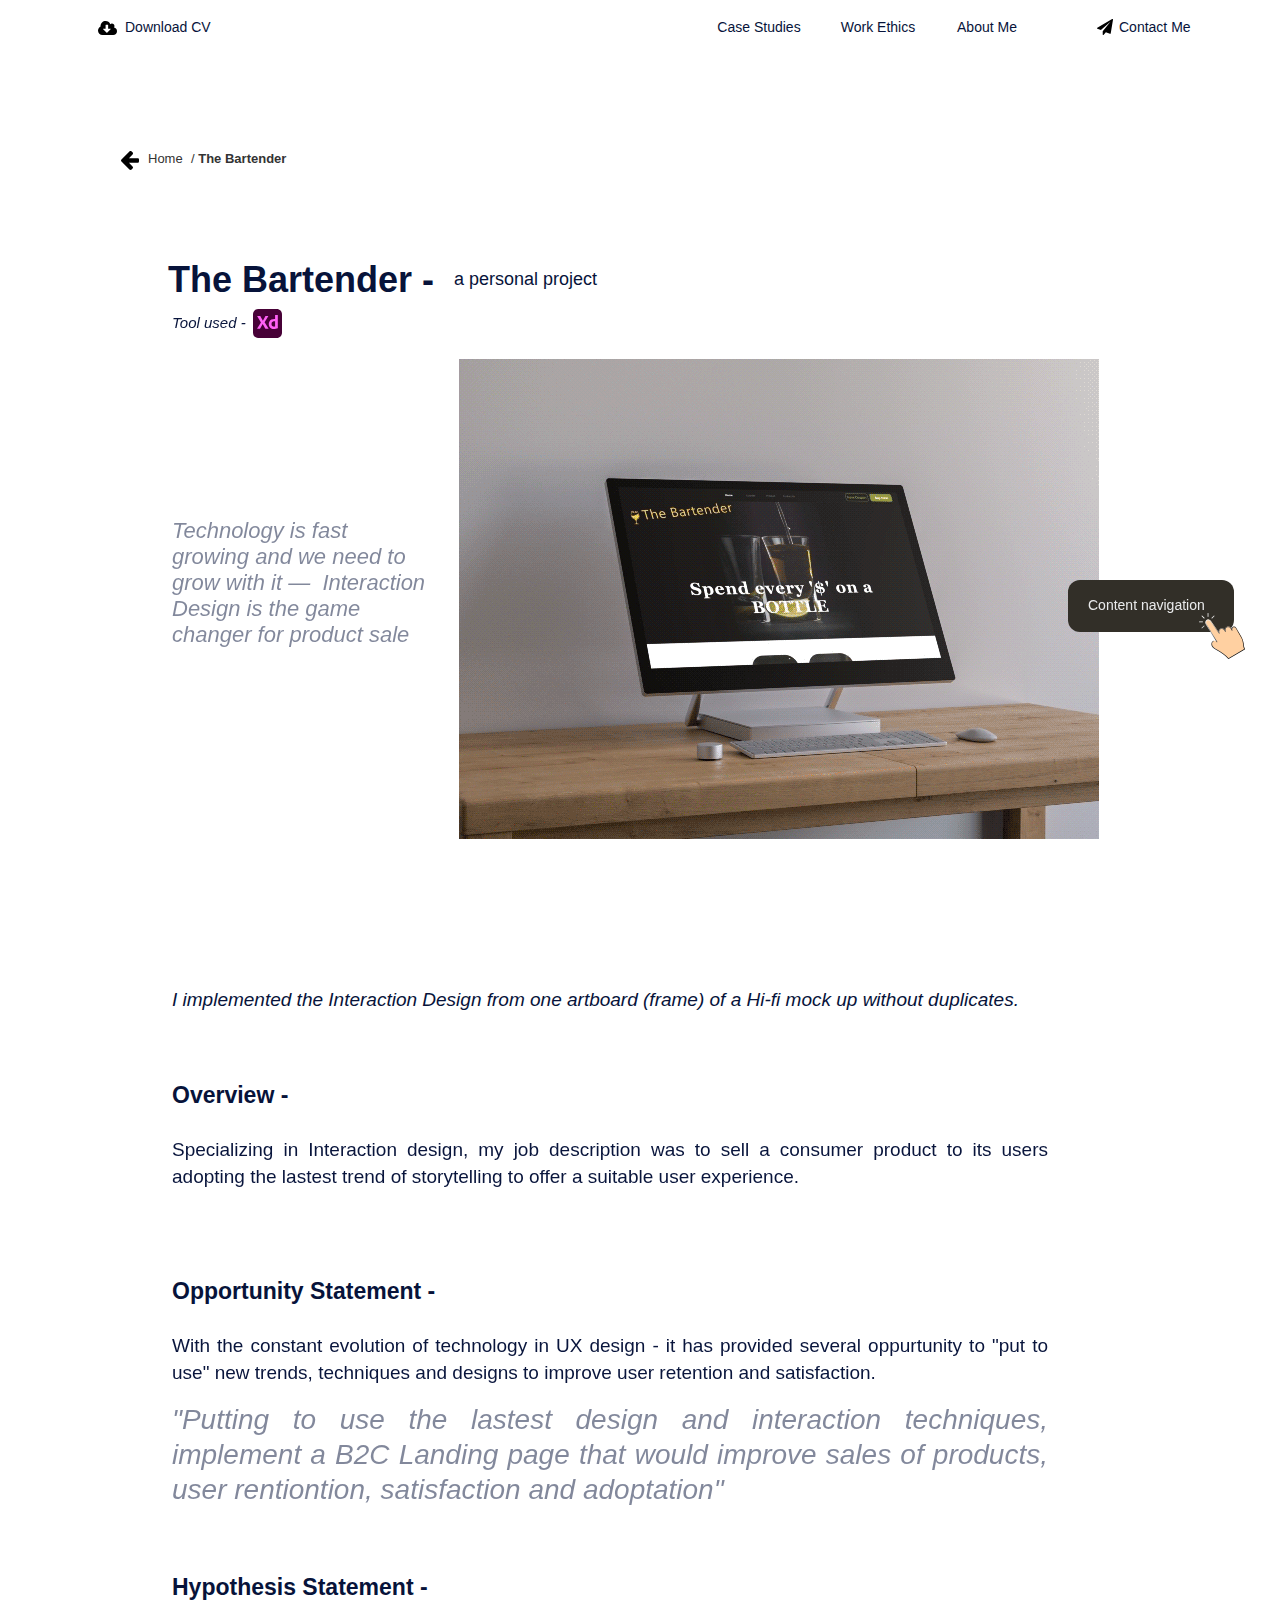
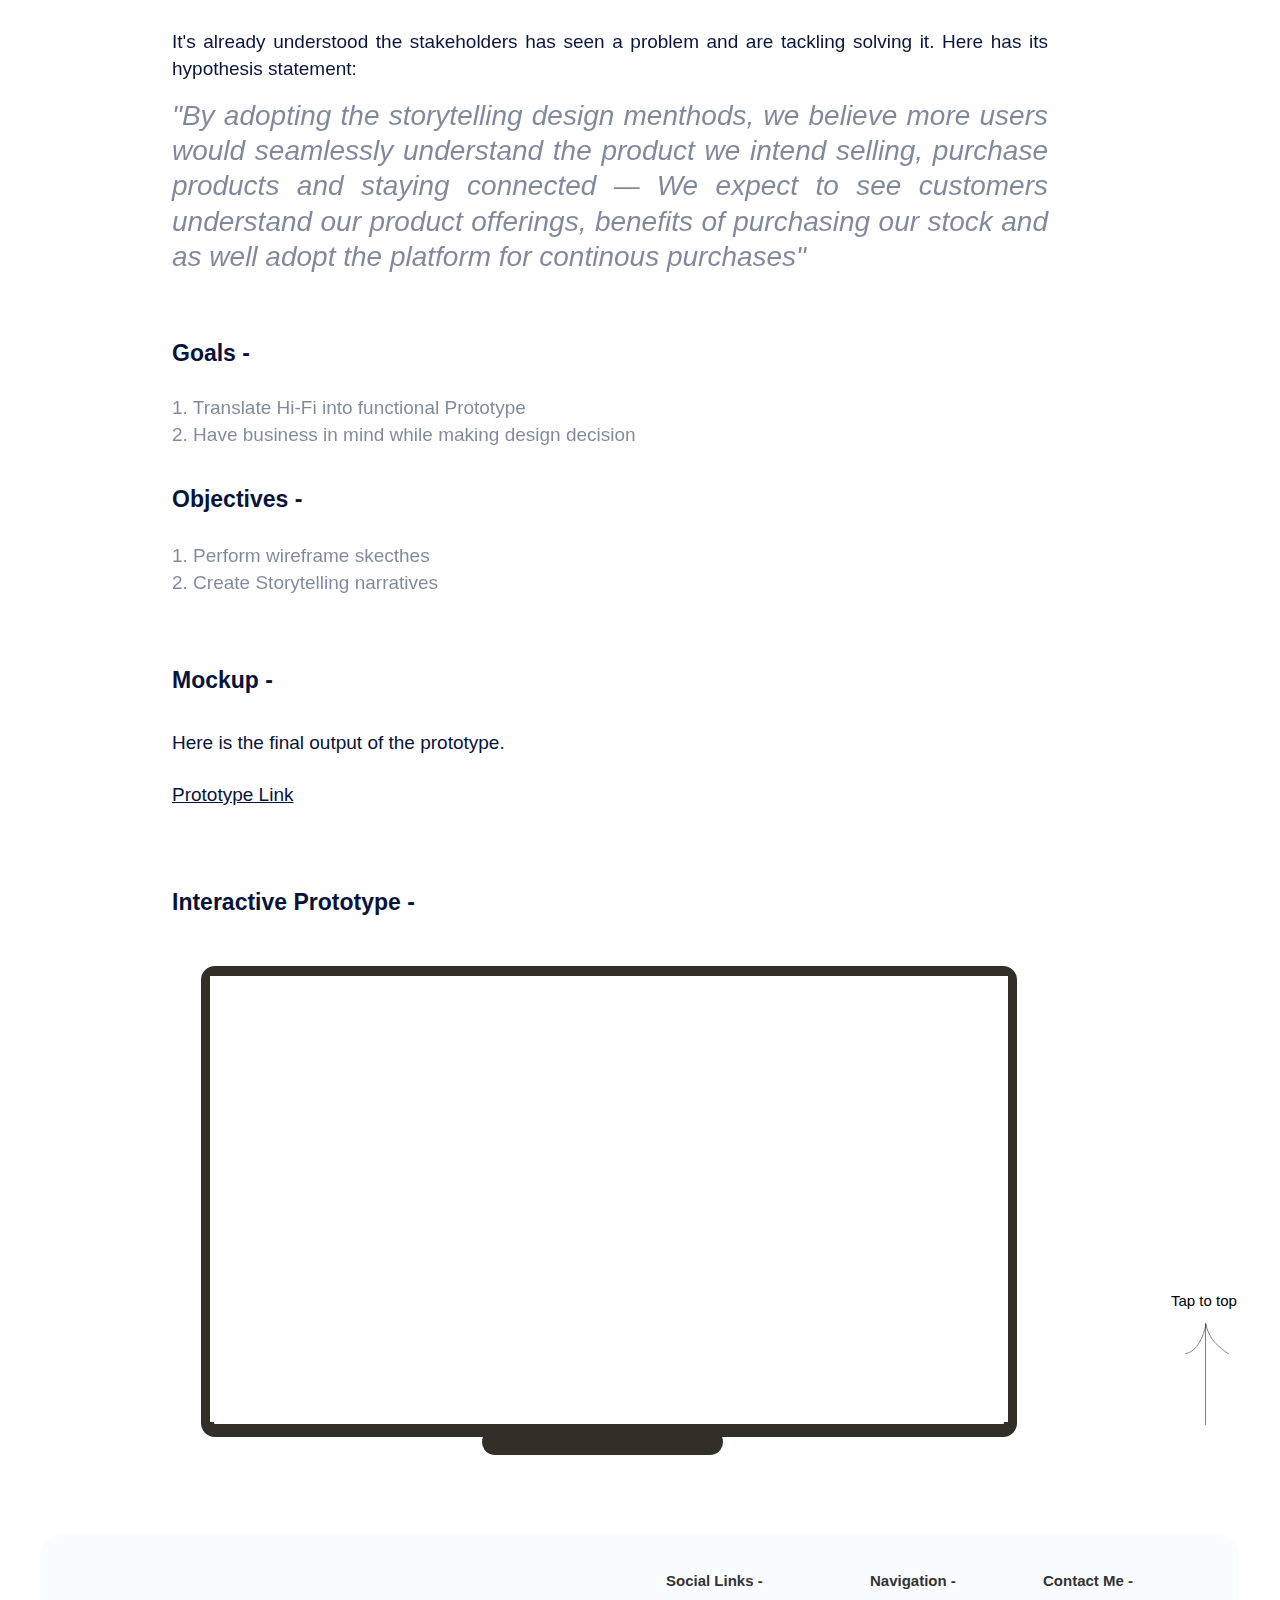
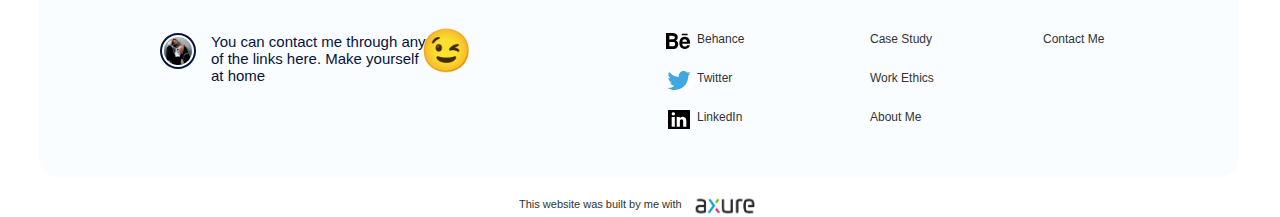
<file: bartender.html>
﻿<!DOCTYPE html>
<html>
  <head>
    <title>Bartender</title>
    <meta http-equiv="X-UA-Compatible" content="IE=edge"/>
    <meta http-equiv="content-type" content="text/html; charset=utf-8"/>
    <link href="resources/css/axure_rp_page.css" type="text/css" rel="stylesheet"/>
    <link href="data/styles.css" type="text/css" rel="stylesheet"/>
    <link href="files/bartender/styles.css" type="text/css" rel="stylesheet"/>
    <script src="resources/scripts/jquery-3.2.1.min.js"></script>
    <script src="resources/scripts/axure/axQuery.js"></script>
    <script src="resources/scripts/axure/globals.js"></script>
    <script src="resources/scripts/axutils.js"></script>
    <script src="resources/scripts/axure/annotation.js"></script>
    <script src="resources/scripts/axure/axQuery.std.js"></script>
    <script src="resources/scripts/axure/doc.js"></script>
    <script src="resources/scripts/messagecenter.js"></script>
    <script src="resources/scripts/axure/events.js"></script>
    <script src="resources/scripts/axure/recording.js"></script>
    <script src="resources/scripts/axure/action.js"></script>
    <script src="resources/scripts/axure/expr.js"></script>
    <script src="resources/scripts/axure/geometry.js"></script>
    <script src="resources/scripts/axure/flyout.js"></script>
    <script src="resources/scripts/axure/model.js"></script>
    <script src="resources/scripts/axure/repeater.js"></script>
    <script src="resources/scripts/axure/sto.js"></script>
    <script src="resources/scripts/axure/utils.temp.js"></script>
    <script src="resources/scripts/axure/variables.js"></script>
    <script src="resources/scripts/axure/drag.js"></script>
    <script src="resources/scripts/axure/move.js"></script>
    <script src="resources/scripts/axure/visibility.js"></script>
    <script src="resources/scripts/axure/style.js"></script>
    <script src="resources/scripts/axure/adaptive.js"></script>
    <script src="resources/scripts/axure/tree.js"></script>
    <script src="resources/scripts/axure/init.temp.js"></script>
    <script src="resources/scripts/axure/legacy.js"></script>
    <script src="resources/scripts/axure/viewer.js"></script>
    <script src="resources/scripts/axure/math.js"></script>
    <script src="resources/scripts/axure/jquery.nicescroll.min.js"></script>
    <script src="data/document.js"></script>
    <script src="files/bartender/data.js"></script>
    <script type="text/javascript">
      $axure.utils.getTransparentGifPath = function() { return 'resources/images/transparent.gif'; };
      $axure.utils.getOtherPath = function() { return 'resources/Other.html'; };
      $axure.utils.getReloadPath = function() { return 'resources/reload.html'; };
    </script>
  </head>
  <body>
    <div id="base" class="">

      <!-- Nav bar (Group) -->
      <div id="u1101" class="ax_default" data-label="Nav bar" data-left="0" data-top="0" data-width="1440" data-height="73">

        <!-- Unnamed (Rectangle) -->
        <div id="u1102" class="ax_default shape">
          <div id="u1102_div" class=""></div>
          <div id="u1102_text" class="text " style="display:none; visibility: hidden">
            <p></p>
          </div>
        </div>

        <!-- Unnamed (Rectangle) -->
        <div id="u1103" class="ax_default shape">
          <div id="u1103_div" class=""></div>
          <div id="u1103_text" class="text ">
            <p><span>Case Studies</span></p>
          </div>
        </div>

        <!-- Unnamed (Rectangle) -->
        <div id="u1104" class="ax_default shape">
          <div id="u1104_div" class=""></div>
          <div id="u1104_text" class="text ">
            <p><span>Work Ethics</span></p>
          </div>
        </div>

        <!-- Unnamed (Rectangle) -->
        <div id="u1105" class="ax_default shape">
          <div id="u1105_div" class=""></div>
          <div id="u1105_text" class="text ">
            <p><span>About Me</span></p>
          </div>
        </div>

        <!-- Unnamed (Group) -->
        <div id="u1106" class="ax_default" data-left="58" data-top="19" data-width="121" data-height="19">

          <!-- Unnamed (Rectangle) -->
          <div id="u1107" class="ax_default shape">
            <div id="u1107_div" class=""></div>
            <div id="u1107_text" class="text ">
              <p><span>Download CV</span></p>
            </div>
          </div>

          <!-- Unnamed (Shape) -->
          <div id="u1108" class="ax_default icon">
            <img id="u1108_img" class="img " src="images/index/u16.svg"/>
            <div id="u1108_text" class="text " style="display:none; visibility: hidden">
              <p></p>
            </div>
          </div>
        </div>

        <!-- Unnamed (Group) -->
        <div id="u1109" class="ax_default" data-left="1287" data-top="19" data-width="102" data-height="19">

          <!-- Unnamed (Rectangle) -->
          <div id="u1110" class="ax_default shape">
            <div id="u1110_div" class=""></div>
            <div id="u1110_text" class="text ">
              <p><span>Contact Me</span></p>
            </div>
          </div>

          <!-- Unnamed (Shape) -->
          <div id="u1111" class="ax_default icon">
            <img id="u1111_img" class="img " src="images/index/u19.svg"/>
            <div id="u1111_text" class="text " style="display:none; visibility: hidden">
              <p></p>
            </div>
          </div>
        </div>
      </div>

      <!-- +Stickynavigation (Dynamic Panel) -->
      <div id="u1112" class="ax_default ax_default_hidden" data-label="+Stickynavigation" style="display:none; visibility: hidden">
        <div id="u1112_state0" class="panel_state" data-label="State1" style="">
          <div id="u1112_state0_content" class="panel_state_content">

            <!-- +Sticky Nav (Group) -->
            <div id="u1113" class="ax_default" data-label="+Sticky Nav" data-left="0" data-top="0" data-width="1440" data-height="73">

              <!-- Unnamed (Rectangle) -->
              <div id="u1114" class="ax_default shape">
                <div id="u1114_div" class=""></div>
                <div id="u1114_text" class="text " style="display:none; visibility: hidden">
                  <p></p>
                </div>
              </div>

              <!-- Unnamed (Rectangle) -->
              <div id="u1115" class="ax_default shape">
                <div id="u1115_div" class=""></div>
                <div id="u1115_text" class="text ">
                  <p><span>Case Studies</span></p>
                </div>
              </div>

              <!-- Unnamed (Rectangle) -->
              <div id="u1116" class="ax_default shape">
                <div id="u1116_div" class=""></div>
                <div id="u1116_text" class="text ">
                  <p><span>Work Ethics</span></p>
                </div>
              </div>

              <!-- Unnamed (Rectangle) -->
              <div id="u1117" class="ax_default shape">
                <div id="u1117_div" class=""></div>
                <div id="u1117_text" class="text ">
                  <p><span>About Me</span></p>
                </div>
              </div>

              <!-- Unnamed (Group) -->
              <div id="u1118" class="ax_default" data-left="58" data-top="19" data-width="121" data-height="19">

                <!-- Unnamed (Rectangle) -->
                <div id="u1119" class="ax_default shape">
                  <div id="u1119_div" class=""></div>
                  <div id="u1119_text" class="text ">
                    <p><span>Download CV</span></p>
                  </div>
                </div>

                <!-- Unnamed (Shape) -->
                <div id="u1120" class="ax_default icon">
                  <img id="u1120_img" class="img " src="images/index/u16.svg"/>
                  <div id="u1120_text" class="text " style="display:none; visibility: hidden">
                    <p></p>
                  </div>
                </div>
              </div>

              <!-- Unnamed (Group) -->
              <div id="u1121" class="ax_default" data-left="1287" data-top="19" data-width="102" data-height="19">

                <!-- Unnamed (Rectangle) -->
                <div id="u1122" class="ax_default shape">
                  <div id="u1122_div" class=""></div>
                  <div id="u1122_text" class="text ">
                    <p><span>Contact Me</span></p>
                  </div>
                </div>

                <!-- Unnamed (Shape) -->
                <div id="u1123" class="ax_default icon">
                  <img id="u1123_img" class="img " src="images/index/u19.svg"/>
                  <div id="u1123_text" class="text " style="display:none; visibility: hidden">
                    <p></p>
                  </div>
                </div>
              </div>
            </div>
          </div>
        </div>
      </div>

      <!-- Unnamed (Rectangle) -->
      <div id="u1124" class="ax_default shape ax_default_hidden" style="display:none; visibility: hidden">
        <div id="u1124_div" class=""></div>
        <div id="u1124_text" class="text " style="display:none; visibility: hidden">
          <p></p>
        </div>
      </div>

      <!-- Unnamed (Rectangle) -->
      <div id="u1125" class="ax_default shape ax_default_hidden" style="display:none; visibility: hidden">
        <div id="u1125_div" class=""></div>
        <div id="u1125_text" class="text " style="display:none; visibility: hidden">
          <p></p>
        </div>
      </div>

      <!-- Unnamed (Rectangle) -->
      <div id="u1126" class="ax_default shape">
        <div id="u1126_div" class=""></div>
        <div id="u1126_text" class="text ">
          <p><span>The Bartender -</span></p>
        </div>
      </div>

      <!-- Unnamed (Rectangle) -->
      <div id="u1127" class="ax_default shape">
        <div id="u1127_div" class=""></div>
        <div id="u1127_text" class="text ">
          <p><span>a personal project </span></p>
        </div>
      </div>

      <!-- Home (Group) -->
      <div id="u1128" class="ax_default" data-label="Home" data-left="231" data-top="151" data-width="66" data-height="20">

        <!-- Unnamed (Shape) -->
        <div id="u1129" class="ax_default icon">
          <img id="u1129_img" class="img " src="images/quickteller/u494.svg"/>
          <div id="u1129_text" class="text " style="display:none; visibility: hidden">
            <p></p>
          </div>
        </div>

        <!-- Unnamed (Rectangle) -->
        <div id="u1130" class="ax_default paragraph">
          <div id="u1130_div" class=""></div>
          <div id="u1130_text" class="text ">
            <p><span>Home</span></p>
          </div>
        </div>
      </div>

      <!-- Unnamed (Rectangle) -->
      <div id="u1131" class="ax_default paragraph">
        <div id="u1131_div" class=""></div>
        <div id="u1131_text" class="text ">
          <p><span style="font-family:'Poppins', sans-serif;font-weight:400;">/ </span><span style="font-family:'Poppins Bold', 'Poppins Regular', 'Poppins', sans-serif;font-weight:700;">The Bartender</span></p>
        </div>
      </div>

      <!-- Unnamed (Rectangle) -->
      <div id="u1132" class="ax_default shape">
        <div id="u1132_div" class=""></div>
        <div id="u1132_text" class="text ">
          <p><span style="font-family:'AvertaStd- ☞ Oblique', 'AvertaStd- ☞', 'AvertaStd-Regular ☞ Regular', 'AvertaStd-Regular ☞', sans-serif;font-weight:400;">Technology is fast growing and we need to grow with it </span><span style="font-family:'AvertaStd- ☞ Oblique', 'AvertaStd- ☞', 'AvertaStd-Regular ☞ Regular', 'AvertaStd-Regular ☞', sans-serif;font-weight:400;">—</span><span style="font-family:'AvertaStd- ☞ Oblique', 'AvertaStd- ☞', 'AvertaStd-Regular ☞ Regular', 'AvertaStd-Regular ☞', sans-serif;font-weight:400;">&nbsp; Interaction Design is the game changer for product sale</span></p>
        </div>
      </div>

      <!-- Unnamed (Rectangle) -->
      <div id="u1133" class="ax_default shape">
        <div id="u1133_div" class=""></div>
        <div id="u1133_text" class="text ">
          <p><span>Tool used -</span></p>
        </div>
      </div>

      <!-- Unnamed (Rectangle) -->
      <div id="u1134" class="ax_default shape">
        <div id="u1134_div" class=""></div>
        <div id="u1134_text" class="text ">
          <p><span>I implemented the Interaction Design from one artboard (frame) of a Hi-fi mock up without duplicates.</span></p>
        </div>
      </div>

      <!-- Unnamed (Rectangle) -->
      <div id="u1135" class="ax_default shape">
        <div id="u1135_div" class=""></div>
        <div id="u1135_text" class="text ">
          <p><span>Specializing in Interaction design, my job description was to sell a consumer product to its users adopting the lastest trend of storytelling to offer a suitable user experience.</span></p>
        </div>
      </div>

      <!-- Unnamed (Rectangle) -->
      <div id="u1136" class="ax_default shape">
        <div id="u1136_div" class=""></div>
        <div id="u1136_text" class="text ">
          <p><span>Overview - </span></p>
        </div>
      </div>

      <!-- Unnamed (Rectangle) -->
      <div id="u1137" class="ax_default shape">
        <div id="u1137_div" class=""></div>
        <div id="u1137_text" class="text ">
          <p><span>Hypothesis Statement - </span></p>
        </div>
      </div>

      <!-- Unnamed (Rectangle) -->
      <div id="u1138" class="ax_default shape">
        <div id="u1138_div" class=""></div>
        <div id="u1138_text" class="text ">
          <p><span>It's already understood the stakeholders has seen a problem and are tackling solving it. Here has its hypothesis statement:</span></p>
        </div>
      </div>

      <!-- Unnamed (Rectangle) -->
      <div id="u1139" class="ax_default shape">
        <div id="u1139_div" class=""></div>
        <div id="u1139_text" class="text ">
          <p style="font-size:28px;"><span>&quot;By adopting the storytelling design menthods, we believe more users would seamlessly understand the product we intend selling, purchase products and staying connected </span><span style="font-size:26px;">— </span><span>We expect to see customers understand our product offerings, benefits of purchasing our stock and as well adopt the platform for continous purchases&quot;</span></p>
        </div>
      </div>

      <!-- Unnamed (Rectangle) -->
      <div id="u1140" class="ax_default shape">
        <div id="u1140_div" class=""></div>
        <div id="u1140_text" class="text ">
          <p><span>Goals -</span></p>
        </div>
      </div>

      <!-- Unnamed (Rectangle) -->
      <div id="u1141" class="ax_default shape">
        <div id="u1141_div" class=""></div>
        <div id="u1141_text" class="text ">
          <p><span>1. Translate Hi-Fi into functional Prototype</span></p><p><span>2. Have business in mind while making design decision</span></p>
        </div>
      </div>

      <!-- Unnamed (Rectangle) -->
      <div id="u1142" class="ax_default shape">
        <div id="u1142_div" class=""></div>
        <div id="u1142_text" class="text ">
          <p><span>Objectives -</span></p>
        </div>
      </div>

      <!-- Unnamed (Rectangle) -->
      <div id="u1143" class="ax_default shape">
        <div id="u1143_div" class=""></div>
        <div id="u1143_text" class="text ">
          <p><span>1. Perform wireframe skecthes </span></p><p><span>2. Create Storytelling narratives</span></p>
        </div>
      </div>

      <!-- Unnamed (Rectangle) -->
      <div id="u1144" class="ax_default shape">
        <div id="u1144_div" class=""></div>
        <div id="u1144_text" class="text ">
          <p><span>Mockup -</span></p>
        </div>
      </div>

      <!-- Unnamed (Rectangle) -->
      <div id="u1145" class="ax_default shape">
        <div id="u1145_div" class=""></div>
        <div id="u1145_text" class="text ">
          <p><span>Here is the final output of the prototype.</span></p>
        </div>
      </div>

      <!-- +ContentNavigation (Dynamic Panel) -->
      <div id="u1146" class="ax_default" data-label="+ContentNavigation">
        <div id="u1146_state0" class="panel_state" data-label="State1" style="">
          <div id="u1146_state0_content" class="panel_state_content">

            <!-- Unnamed (Rectangle) -->
            <div id="u1147" class="ax_default shape">
              <img id="u1147_img" class="img " src="images/quickteller/u544.svg"/>
              <div id="u1147_text" class="text " style="display:none; visibility: hidden">
                <p></p>
              </div>
            </div>

            <!-- Unnamed (Group) -->
            <div id="u1148" class="ax_default" data-left="44" data-top="363" data-width="168" data-height="54">

              <!-- Unnamed (Rectangle) -->
              <div id="u1149" class="ax_default shape">
                <img id="u1149_img" class="img " src="images/bartender/u1149.svg"/>
                <div id="u1149_text" class="text " style="display:none; visibility: hidden">
                  <p></p>
                </div>
              </div>

              <!-- Unnamed (Rectangle) -->
              <div id="u1150" class="ax_default shape">
                <div id="u1150_div" class=""></div>
                <div id="u1150_text" class="text ">
                  <p><span>Content navigation</span></p>
                </div>
              </div>
            </div>

            <!-- Unnamed (Group) -->
            <div id="u1151" class="ax_default" data-left="176" data-top="397" data-width="46" data-height="46">

              <!-- Unnamed (Shape) -->
              <div id="u1152" class="ax_default shape">
                <img id="u1152_img" class="img " src="images/quickteller/u549.svg"/>
                <div id="u1152_text" class="text " style="display:none; visibility: hidden">
                  <p></p>
                </div>
              </div>

              <!-- Unnamed (Shape) -->
              <div id="u1153" class="ax_default shape">
                <img id="u1153_img" class="img " src="images/quickteller/u550.svg"/>
                <div id="u1153_text" class="text " style="display:none; visibility: hidden">
                  <p></p>
                </div>
              </div>
            </div>

            <!-- Unnamed (Rectangle) -->
            <div id="u1154" class="ax_default shape">
              <div id="u1154_div" class=""></div>
              <div id="u1154_text" class="text ">
                <p><span>Close</span></p>
              </div>
            </div>
          </div>
        </div>
        <div id="u1146_state1" class="panel_state" data-label="State2" style="visibility: hidden;">
          <div id="u1146_state1_content" class="panel_state_content">

            <!-- Unnamed (Rectangle) -->
            <div id="u1155" class="ax_default shape">
              <img id="u1155_img" class="img " src="images/bartender/u1155.svg"/>
              <div id="u1155_text" class="text " style="display:none; visibility: hidden">
                <p></p>
              </div>
            </div>

            <!-- Unnamed (Rectangle) -->
            <div id="u1156" class="ax_default shape">
              <img id="u1156_img" class="img " src="images/quickteller/u546.svg"/>
              <div id="u1156_text" class="text " style="display:none; visibility: hidden">
                <p></p>
              </div>
            </div>

            <!-- Unnamed (Rectangle) -->
            <div id="u1157" class="ax_default shape">
              <div id="u1157_div" class=""></div>
              <div id="u1157_text" class="text ">
                <p><span>Content navigation</span></p>
              </div>
            </div>

            <!-- Unnamed (Group) -->
            <div id="u1158" class="ax_default" data-left="176" data-top="397" data-width="46" data-height="46">

              <!-- Unnamed (Shape) -->
              <div id="u1159" class="ax_default shape">
                <img id="u1159_img" class="img " src="images/quickteller/u549.svg"/>
                <div id="u1159_text" class="text " style="display:none; visibility: hidden">
                  <p></p>
                </div>
              </div>

              <!-- Unnamed (Shape) -->
              <div id="u1160" class="ax_default shape">
                <img id="u1160_img" class="img " src="images/quickteller/u550.svg"/>
                <div id="u1160_text" class="text " style="display:none; visibility: hidden">
                  <p></p>
                </div>
              </div>
            </div>

            <!-- +Overview (Dynamic Panel) -->
            <div id="u1161" class="ax_default" data-label="+Overview">
              <div id="u1161_state0" class="panel_state" data-label="State1" style="">
                <div id="u1161_state0_content" class="panel_state_content">

                  <!-- Unnamed (Rectangle) -->
                  <div id="u1162" class="ax_default shape">
                    <div id="u1162_div" class=""></div>
                    <div id="u1162_text" class="text ">
                      <p><span>Overview</span></p>
                    </div>
                  </div>
                </div>
              </div>
              <div id="u1161_state1" class="panel_state" data-label="State2" style="visibility: hidden;">
                <div id="u1161_state1_content" class="panel_state_content">

                  <!-- Unnamed (Rectangle) -->
                  <div id="u1163" class="ax_default shape">
                    <img id="u1163_img" class="img " src="images/quickteller/u553.svg"/>
                    <div id="u1163_text" class="text " style="display:none; visibility: hidden">
                      <p></p>
                    </div>
                  </div>

                  <!-- Unnamed (Rectangle) -->
                  <div id="u1164" class="ax_default shape">
                    <div id="u1164_div" class=""></div>
                    <div id="u1164_text" class="text ">
                      <p><span>Overview</span></p>
                    </div>
                  </div>
                </div>
              </div>
            </div>

            <!-- +PS (Dynamic Panel) -->
            <div id="u1165" class="ax_default" data-label="+PS">
              <div id="u1165_state0" class="panel_state" data-label="State1" style="">
                <div id="u1165_state0_content" class="panel_state_content">

                  <!-- Unnamed (Rectangle) -->
                  <div id="u1166" class="ax_default shape">
                    <div id="u1166_div" class=""></div>
                    <div id="u1166_text" class="text ">
                      <p><span>Hypothesis Statement</span></p>
                    </div>
                  </div>
                </div>
              </div>
              <div id="u1165_state1" class="panel_state" data-label="State2" style="visibility: hidden;">
                <div id="u1165_state1_content" class="panel_state_content">

                  <!-- Unnamed (Rectangle) -->
                  <div id="u1167" class="ax_default shape">
                    <img id="u1167_img" class="img " src="images/ofikam/u906.svg"/>
                    <div id="u1167_text" class="text " style="display:none; visibility: hidden">
                      <p></p>
                    </div>
                  </div>

                  <!-- Unnamed (Rectangle) -->
                  <div id="u1168" class="ax_default shape">
                    <div id="u1168_div" class=""></div>
                    <div id="u1168_text" class="text ">
                      <p><span>Hypothesis Statement</span></p>
                    </div>
                  </div>
                </div>
              </div>
            </div>

            <!-- +BGoal (Dynamic Panel) -->
            <div id="u1169" class="ax_default" data-label="+BGoal">
              <div id="u1169_state0" class="panel_state" data-label="State1" style="">
                <div id="u1169_state0_content" class="panel_state_content">

                  <!-- Unnamed (Rectangle) -->
                  <div id="u1170" class="ax_default shape">
                    <div id="u1170_div" class=""></div>
                    <div id="u1170_text" class="text ">
                      <p><span>Goals</span></p>
                    </div>
                  </div>
                </div>
              </div>
              <div id="u1169_state1" class="panel_state" data-label="State2" style="visibility: hidden;">
                <div id="u1169_state1_content" class="panel_state_content">

                  <!-- Unnamed (Rectangle) -->
                  <div id="u1171" class="ax_default shape">
                    <img id="u1171_img" class="img " src="images/ofikam/u910.svg"/>
                    <div id="u1171_text" class="text " style="display:none; visibility: hidden">
                      <p></p>
                    </div>
                  </div>

                  <!-- Unnamed (Rectangle) -->
                  <div id="u1172" class="ax_default shape">
                    <div id="u1172_div" class=""></div>
                    <div id="u1172_text" class="text ">
                      <p><span>Goals</span></p>
                    </div>
                  </div>
                </div>
              </div>
            </div>

            <!-- +Journey (Dynamic Panel) -->
            <div id="u1173" class="ax_default" data-label="+Journey">
              <div id="u1173_state0" class="panel_state" data-label="State1" style="">
                <div id="u1173_state0_content" class="panel_state_content">

                  <!-- Unnamed (Rectangle) -->
                  <div id="u1174" class="ax_default shape">
                    <div id="u1174_div" class=""></div>
                    <div id="u1174_text" class="text ">
                      <p><span>Objectives</span></p>
                    </div>
                  </div>
                </div>
              </div>
              <div id="u1173_state1" class="panel_state" data-label="State2" style="visibility: hidden;">
                <div id="u1173_state1_content" class="panel_state_content">

                  <!-- Unnamed (Rectangle) -->
                  <div id="u1175" class="ax_default shape">
                    <img id="u1175_img" class="img " src="images/ofikam/u914.svg"/>
                    <div id="u1175_text" class="text " style="display:none; visibility: hidden">
                      <p></p>
                    </div>
                  </div>

                  <!-- Unnamed (Rectangle) -->
                  <div id="u1176" class="ax_default shape">
                    <div id="u1176_div" class=""></div>
                    <div id="u1176_text" class="text ">
                      <p><span>Objectives</span></p>
                    </div>
                  </div>
                </div>
              </div>
            </div>

            <!-- +HMW (Dynamic Panel) -->
            <div id="u1177" class="ax_default" data-label="+HMW">
              <div id="u1177_state0" class="panel_state" data-label="State1" style="">
                <div id="u1177_state0_content" class="panel_state_content">

                  <!-- Unnamed (Rectangle) -->
                  <div id="u1178" class="ax_default shape">
                    <div id="u1178_div" class=""></div>
                    <div id="u1178_text" class="text ">
                      <p><span>Interactive Prototype</span></p>
                    </div>
                  </div>
                </div>
              </div>
              <div id="u1177_state1" class="panel_state" data-label="State2" style="visibility: hidden;">
                <div id="u1177_state1_content" class="panel_state_content">

                  <!-- Unnamed (Rectangle) -->
                  <div id="u1179" class="ax_default shape">
                    <img id="u1179_img" class="img " src="images/ofikam/u918.svg"/>
                    <div id="u1179_text" class="text " style="display:none; visibility: hidden">
                      <p></p>
                    </div>
                  </div>

                  <!-- Unnamed (Rectangle) -->
                  <div id="u1180" class="ax_default shape">
                    <div id="u1180_div" class=""></div>
                    <div id="u1180_text" class="text ">
                      <p><span>Interactive Prototype</span></p>
                    </div>
                  </div>
                </div>
              </div>
            </div>

            <!-- +Mockup (Dynamic Panel) -->
            <div id="u1181" class="ax_default" data-label="+Mockup">
              <div id="u1181_state0" class="panel_state" data-label="State1" style="">
                <div id="u1181_state0_content" class="panel_state_content">

                  <!-- Unnamed (Rectangle) -->
                  <div id="u1182" class="ax_default shape">
                    <div id="u1182_div" class=""></div>
                    <div id="u1182_text" class="text ">
                      <p><span>Mockup </span></p>
                    </div>
                  </div>
                </div>
              </div>
              <div id="u1181_state1" class="panel_state" data-label="State2" style="visibility: hidden;">
                <div id="u1181_state1_content" class="panel_state_content">

                  <!-- Unnamed (Rectangle) -->
                  <div id="u1183" class="ax_default shape">
                    <img id="u1183_img" class="img " src="images/quickteller/u557.svg"/>
                    <div id="u1183_text" class="text " style="display:none; visibility: hidden">
                      <p></p>
                    </div>
                  </div>

                  <!-- Unnamed (Rectangle) -->
                  <div id="u1184" class="ax_default shape">
                    <div id="u1184_div" class=""></div>
                    <div id="u1184_text" class="text ">
                      <p><span>Mockup </span></p>
                    </div>
                  </div>
                </div>
              </div>
            </div>

            <!-- Unnamed (Rectangle) -->
            <div id="u1185" class="ax_default shape">
              <div id="u1185_div" class=""></div>
              <div id="u1185_text" class="text ">
                <p><span>Close</span></p>
              </div>
            </div>
          </div>
        </div>
      </div>

      <!-- Unnamed (Rectangle) -->
      <div id="u1186" class="ax_default shape">
        <div id="u1186_div" class=""></div>
        <div id="u1186_text" class="text ">
          <p><span style="text-decoration:underline ;">Prototype Link</span></p>
        </div>
      </div>

      <!-- TapToTop (Group) -->
      <div id="u1187" class="ax_default" data-label="TapToTop" data-left="1371" data-top="2892" data-width="68" data-height="133">

        <!-- Slide Down (Group) -->
        <div id="u1188" class="ax_default" data-label="Slide Down" data-left="1385" data-top="2923" data-width="44" data-height="102">

          <!-- Unnamed (Shape) -->
          <div id="u1189" class="ax_default shape">
            <img id="u1189_img" class="img " src="images/index/u38.svg"/>
            <div id="u1189_text" class="text " style="display:none; visibility: hidden">
              <p></p>
            </div>
          </div>

          <!-- Unnamed (Shape) -->
          <div id="u1190" class="ax_default shape">
            <img id="u1190_img" class="img " src="images/index/u39.svg"/>
            <div id="u1190_text" class="text " style="display:none; visibility: hidden">
              <p></p>
            </div>
          </div>
        </div>

        <!-- Unnamed (Rectangle) -->
        <div id="u1191" class="ax_default shape">
          <div id="u1191_div" class=""></div>
          <div id="u1191_text" class="text ">
            <p><span>Tap to top</span></p>
          </div>
        </div>
      </div>

      <!-- Footer (Group) -->
      <div id="u1192" class="ax_default" data-label="Footer" data-left="-1" data-top="3135" data-width="1440" data-height="242">

        <!-- Rectangle 6 (Rectangle) -->
        <div id="u1193" class="ax_default shape" data-label="Rectangle 6">
          <div id="u1193_div" class=""></div>
          <div id="u1193_text" class="text " style="display:none; visibility: hidden">
            <p></p>
          </div>
        </div>

        <!-- Unnamed (Rectangle) -->
        <div id="u1194" class="ax_default shape">
          <div id="u1194_div" class=""></div>
          <div id="u1194_text" class="text ">
            <p><span>Social Links -</span></p>
          </div>
        </div>

        <!-- Unnamed (Rectangle) -->
        <div id="u1195" class="ax_default shape">
          <div id="u1195_div" class=""></div>
          <div id="u1195_text" class="text ">
            <p><span>Navigation -</span></p>
          </div>
        </div>

        <!-- Twitter (Group) -->
        <div id="u1196" class="ax_default" data-label="Twitter" data-left="738" data-top="3271" data-width="84" data-height="22">

          <!-- Unnamed (Rectangle) -->
          <div id="u1197" class="ax_default shape">
            <div id="u1197_div" class=""></div>
            <div id="u1197_text" class="text ">
              <p><span>Twitter</span></p>
            </div>
          </div>

          <!-- Unnamed (Rectangle) -->
          <div id="u1198" class="ax_default shape">
            <div id="u1198_div" class=""></div>
            <div id="u1198_text" class="text " style="display:none; visibility: hidden">
              <p></p>
            </div>
          </div>
        </div>

        <!-- Unnamed (Rectangle) -->
        <div id="u1199" class="ax_default shape">
          <div id="u1199_div" class=""></div>
          <div id="u1199_text" class="text ">
            <p><span>Case Study</span></p>
          </div>
        </div>

        <!-- Unnamed (Rectangle) -->
        <div id="u1200" class="ax_default shape">
          <div id="u1200_div" class=""></div>
          <div id="u1200_text" class="text ">
            <p><span>Work Ethics</span></p>
          </div>
        </div>

        <!-- Unnamed (Rectangle) -->
        <div id="u1201" class="ax_default shape">
          <div id="u1201_div" class=""></div>
          <div id="u1201_text" class="text ">
            <p><span>About Me</span></p>
          </div>
        </div>

        <!-- Unnamed (Rectangle) -->
        <div id="u1202" class="ax_default shape">
          <div id="u1202_div" class=""></div>
          <div id="u1202_text" class="text ">
            <p><span>Contact Me -</span></p>
          </div>
        </div>

        <!-- Behance (Group) -->
        <div id="u1203" class="ax_default" data-label="Behance" data-left="736" data-top="3232" data-width="99" data-height="22">

          <!-- Unnamed (Rectangle) -->
          <div id="u1204" class="ax_default shape">
            <div id="u1204_div" class=""></div>
            <div id="u1204_text" class="text ">
              <p><span>Behance</span></p>
            </div>
          </div>

          <!-- Unnamed (Rectangle) -->
          <div id="u1205" class="ax_default shape">
            <div id="u1205_div" class=""></div>
            <div id="u1205_text" class="text " style="display:none; visibility: hidden">
              <p></p>
            </div>
          </div>
        </div>

        <!-- LinkedIn (Group) -->
        <div id="u1206" class="ax_default" data-label="LinkedIn" data-left="738" data-top="3310" data-width="97" data-height="25">

          <!-- Unnamed (Rectangle) -->
          <div id="u1207" class="ax_default shape">
            <div id="u1207_div" class=""></div>
            <div id="u1207_text" class="text ">
              <p><span>LinkedIn</span></p>
            </div>
          </div>

          <!-- Unnamed (Rectangle) -->
          <div id="u1208" class="ax_default shape">
            <div id="u1208_div" class=""></div>
            <div id="u1208_text" class="text " style="display:none; visibility: hidden">
              <p></p>
            </div>
          </div>
        </div>

        <!-- Unnamed (Rectangle) -->
        <div id="u1209" class="ax_default shape">
          <div id="u1209_div" class=""></div>
          <div id="u1209_text" class="text ">
            <p><span>Contact Me</span></p>
          </div>
        </div>

        <!-- Ellipse 1 (Dynamic Panel) -->
        <div id="u1210" class="ax_default" data-label="Ellipse 1">
          <div id="u1210_state0" class="panel_state" data-label="State1" style="">
            <div id="u1210_state0_content" class="panel_state_content">

              <!-- Sam 1 (Rectangle) -->
              <div id="u1211" class="ax_default shape" data-label="Sam 1">
                <div id="u1211_div" class=""></div>
                <div id="u1211_text" class="text " style="display:none; visibility: hidden">
                  <p></p>
                </div>
              </div>
            </div>
          </div>
        </div>

        <!-- Ellipse 2 (Shape) -->
        <div id="u1212" class="ax_default shape" data-label="Ellipse 2">
          <img id="u1212_img" class="img " src="images/index/ellipse_2_u78.svg"/>
          <div id="u1212_text" class="text " style="display:none; visibility: hidden">
            <p></p>
          </div>
        </div>

        <!-- Unnamed (Rectangle) -->
        <div id="u1213" class="ax_default shape">
          <div id="u1213_div" class=""></div>
          <div id="u1213_text" class="text ">
            <p><span>You can contact me through any of the links here. Make yourself at home&nbsp; </span></p>
          </div>
        </div>

        <!-- Unnamed (Rectangle) -->
        <div id="u1214" class="ax_default shape">
          <div id="u1214_div" class=""></div>
          <div id="u1214_text" class="text ">
            <p><span>😉</span></p>
          </div>
        </div>
      </div>

      <!-- Unnamed (Group) -->
      <div id="u1215" class="ax_default" data-left="599" data-top="3395" data-width="240" data-height="22">

        <!-- Unnamed (Rectangle) -->
        <div id="u1216" class="ax_default shape">
          <div id="u1216_div" class=""></div>
          <div id="u1216_text" class="text ">
            <p><span>This website was built by me with </span></p>
          </div>
        </div>

        <!-- Unnamed (Rectangle) -->
        <div id="u1217" class="ax_default shape">
          <div id="u1217_div" class=""></div>
          <div id="u1217_text" class="text " style="display:none; visibility: hidden">
            <p></p>
          </div>
        </div>
      </div>

      <!-- Unnamed (Group) -->
      <div id="u1218" class="ax_default" data-left="363" data-top="309" data-width="29" data-height="29">

        <!-- Unnamed (Shape) -->
        <div id="u1219" class="ax_default shape">
          <img id="u1219_img" class="img " src="images/index/u105.svg"/>
          <div id="u1219_text" class="text " style="display:none; visibility: hidden">
            <p></p>
          </div>
        </div>

        <!-- Unnamed (Shape) -->
        <div id="u1220" class="ax_default shape">
          <img id="u1220_img" class="img " src="images/index/u106.svg"/>
          <div id="u1220_text" class="text " style="display:none; visibility: hidden">
            <p></p>
          </div>
        </div>
      </div>

      <!-- Unnamed (Group) -->
      <div id="u1221" class="ax_default" data-left="311" data-top="2566" data-width="816" data-height="490">

        <!-- Unnamed (Rectangle) -->
        <div id="u1222" class="ax_default shape">
          <div id="u1222_div" class=""></div>
          <div id="u1222_text" class="text " style="display:none; visibility: hidden">
            <p></p>
          </div>
        </div>

        <!-- Unnamed (Rectangle) -->
        <div id="u1223" class="ax_default shape">
          <img id="u1223_img" class="img " src="images/bartender/u1223.svg"/>
          <div id="u1223_text" class="text " style="display:none; visibility: hidden">
            <p></p>
          </div>
        </div>

        <!-- Iframe-Map (Inline Frame) -->
        <div id="u1224" class="ax_default" data-label="Iframe-Map">
          <iframe id="u1224_input" data-label="Iframe-Map" scrolling="auto" frameborder="0" webkitallowfullscreen mozallowfullscreen allowfullscreen></iframe>
        </div>
      </div>

      <!-- Unnamed (Rectangle) -->
      <div id="u1225" class="ax_default shape">
        <div id="u1225_div" class=""></div>
        <div id="u1225_text" class="text ">
          <p><span>Interactive Prototype - </span></p>
        </div>
      </div>

      <!-- OverviewHOT (Hot Spot) -->
      <div id="u1226" class="ax_default" data-label="OverviewHOT">
      </div>

      <!-- HypothesisHot (Hot Spot) -->
      <div id="u1227" class="ax_default" data-label="HypothesisHot">
      </div>

      <!-- GoalsHOT (Hot Spot) -->
      <div id="u1228" class="ax_default" data-label="GoalsHOT">
      </div>

      <!-- ObjectivesHOT (Hot Spot) -->
      <div id="u1229" class="ax_default" data-label="ObjectivesHOT">
      </div>

      <!-- MockUpHot (Hot Spot) -->
      <div id="u1230" class="ax_default" data-label="MockUpHot">
      </div>

      <!-- IPHOT (Hot Spot) -->
      <div id="u1231" class="ax_default" data-label="IPHOT">
      </div>

      <!-- Unnamed (Image) -->
      <div id="u1232" class="ax_default image">
        <img id="u1232_img" class="img " src="images/index/u98.png"/>
        <div id="u1232_text" class="text " style="display:none; visibility: hidden">
          <p></p>
        </div>
      </div>

      <!-- Unnamed (Rectangle) -->
      <div id="u1233" class="ax_default shape">
        <div id="u1233_div" class=""></div>
        <div id="u1233_text" class="text ">
          <p><span>Opportunity Statement - </span></p>
        </div>
      </div>

      <!-- Unnamed (Rectangle) -->
      <div id="u1234" class="ax_default shape">
        <div id="u1234_div" class=""></div>
        <div id="u1234_text" class="text ">
          <p><span>With the constant evolution of technology in UX design - it has provided several oppurtunity to &quot;put to use&quot; new trends, techniques and designs to improve user retention and satisfaction.</span></p>
        </div>
      </div>

      <!-- Unnamed (Rectangle) -->
      <div id="u1235" class="ax_default shape">
        <div id="u1235_div" class=""></div>
        <div id="u1235_text" class="text ">
          <p><span>&quot;Putting to use the lastest design and interaction techniques, implement a B2C Landing page that would improve sales of products, user rentiontion, satisfaction and adoptation&quot;</span></p>
        </div>
      </div>

      <!-- Unnamed (Rectangle) -->
      <div id="u1236" class="ax_default shape ax_default_unplaced" style="display:none; visibility: hidden">
        <div id="u1236_div" class=""></div>
        <div id="u1236_text" class="text ">
          <p><span>The Bartender -</span></p>
        </div>
      </div>

      <!-- Unnamed (Rectangle) -->
      <div id="u1237" class="ax_default shape ax_default_unplaced" style="display:none; visibility: hidden">
        <div id="u1237_div" class=""></div>
        <div id="u1237_text" class="text ">
          <p><span>a personal project </span></p>
        </div>
      </div>

      <!-- Unnamed (Rectangle) -->
      <div id="u1238" class="ax_default shape ax_default_unplaced" style="display:none; visibility: hidden">
        <div id="u1238_div" class=""></div>
        <div id="u1238_text" class="text ">
          <p><span style="font-family:'AvertaStd- ☞ Oblique', 'AvertaStd- ☞', 'AvertaStd-Regular ☞ Regular', 'AvertaStd-Regular ☞', sans-serif;font-weight:400;">Technology is fast growing and we need to grow with it </span><span style="font-family:'AvertaStd- ☞ Oblique', 'AvertaStd- ☞', 'AvertaStd-Regular ☞ Regular', 'AvertaStd-Regular ☞', sans-serif;font-weight:400;">—</span><span style="font-family:'AvertaStd- ☞ Oblique', 'AvertaStd- ☞', 'AvertaStd-Regular ☞ Regular', 'AvertaStd-Regular ☞', sans-serif;font-weight:400;">&nbsp; Interaction Design is the game changer for product sale</span></p>
        </div>
      </div>

      <!-- Unnamed (Rectangle) -->
      <div id="u1239" class="ax_default shape ax_default_unplaced" style="display:none; visibility: hidden">
        <div id="u1239_div" class=""></div>
        <div id="u1239_text" class="text ">
          <p><span>Tool used -</span></p>
        </div>
      </div>

      <!-- Unnamed (Group) -->
      <div id="u1240" class="ax_default ax_default_unplaced" style="display:none; visibility: hidden" data-left="0" data-top="0" data-width="0" data-height="0">

        <!-- Unnamed (Image) -->
        <div id="u1241" class="ax_default image ax_default_unplaced" style="display:none; visibility: hidden">
          <img id="u1241_img" class="img " src="resources/images/transparent.gif"/>
          <div id="u1241_text" class="text " style="display:none; visibility: hidden">
            <p></p>
          </div>
        </div>

        <!-- Unnamed (Image) -->
        <div id="u1242" class="ax_default image ax_default_unplaced" style="display:none; visibility: hidden">
          <img id="u1242_img" class="img " src="resources/images/transparent.gif"/>
          <div id="u1242_text" class="text " style="display:none; visibility: hidden">
            <p></p>
          </div>
        </div>
      </div>

      <!-- Unnamed (Image) -->
      <div id="u1243" class="ax_default image ax_default_unplaced" style="display:none; visibility: hidden">
        <img id="u1243_img" class="img " src="resources/images/transparent.gif"/>
        <div id="u1243_text" class="text " style="display:none; visibility: hidden">
          <p></p>
        </div>
      </div>

      <!-- Unnamed (Rectangle) -->
      <div id="u1244" class="ax_default shape ax_default_unplaced" style="display:none; visibility: hidden">
        <div id="u1244_div" class=""></div>
        <div id="u1244_text" class="text ">
          <p><span>I implemented the Interaction Design from one artboard (frame) of a Hi-fi mock up without duplicates.</span></p>
        </div>
      </div>

      <!-- Unnamed (Rectangle) -->
      <div id="u1245" class="ax_default shape ax_default_unplaced" style="display:none; visibility: hidden">
        <div id="u1245_div" class=""></div>
        <div id="u1245_text" class="text ">
          <p><span>Specializing in Interaction design, my job description was to sell a consumer product to its users adopting the lastest trend of storytelling to offer a suitable user experience.</span></p>
        </div>
      </div>

      <!-- Unnamed (Rectangle) -->
      <div id="u1246" class="ax_default shape ax_default_unplaced" style="display:none; visibility: hidden">
        <div id="u1246_div" class=""></div>
        <div id="u1246_text" class="text ">
          <p><span>Overview - </span></p>
        </div>
      </div>

      <!-- Unnamed (Rectangle) -->
      <div id="u1247" class="ax_default shape ax_default_unplaced" style="display:none; visibility: hidden">
        <div id="u1247_div" class=""></div>
        <div id="u1247_text" class="text ">
          <p><span>Hypothesis Statement - </span></p>
        </div>
      </div>

      <!-- Unnamed (Rectangle) -->
      <div id="u1248" class="ax_default shape ax_default_unplaced" style="display:none; visibility: hidden">
        <div id="u1248_div" class=""></div>
        <div id="u1248_text" class="text ">
          <p><span>It's already understood the stakeholders has seen a problem and are tackling solving it. Here has its hypothesis statement:</span></p>
        </div>
      </div>

      <!-- Unnamed (Rectangle) -->
      <div id="u1249" class="ax_default shape ax_default_unplaced" style="display:none; visibility: hidden">
        <div id="u1249_div" class=""></div>
        <div id="u1249_text" class="text ">
          <p style="font-size:28px;"><span>&quot;By adopting the storytelling design menthods, we believe more users would seamlessly understand the product we intend selling, purchase products and staying connected </span><span style="font-size:26px;">— </span><span>We expect to see customers understand our product offerings, benefits of purchasing our stock and as well adopt the platform for continous purchases&quot;</span></p>
        </div>
      </div>

      <!-- Unnamed (Rectangle) -->
      <div id="u1250" class="ax_default shape ax_default_unplaced" style="display:none; visibility: hidden">
        <div id="u1250_div" class=""></div>
        <div id="u1250_text" class="text ">
          <p><span>Goals -</span></p>
        </div>
      </div>

      <!-- Unnamed (Rectangle) -->
      <div id="u1251" class="ax_default shape ax_default_unplaced" style="display:none; visibility: hidden">
        <div id="u1251_div" class=""></div>
        <div id="u1251_text" class="text ">
          <p><span>1. Translate Hi-Fi into functional Prototype</span></p><p><span>2. Have business in mind while making design decision</span></p>
        </div>
      </div>

      <!-- Unnamed (Rectangle) -->
      <div id="u1252" class="ax_default shape ax_default_unplaced" style="display:none; visibility: hidden">
        <div id="u1252_div" class=""></div>
        <div id="u1252_text" class="text ">
          <p><span>Objectives -</span></p>
        </div>
      </div>

      <!-- Unnamed (Rectangle) -->
      <div id="u1253" class="ax_default shape ax_default_unplaced" style="display:none; visibility: hidden">
        <div id="u1253_div" class=""></div>
        <div id="u1253_text" class="text ">
          <p><span>1. Perform wireframe skecthes </span></p><p><span>2. Create Storytelling narratives</span></p>
        </div>
      </div>

      <!-- Unnamed (Rectangle) -->
      <div id="u1254" class="ax_default shape ax_default_unplaced" style="display:none; visibility: hidden">
        <div id="u1254_div" class=""></div>
        <div id="u1254_text" class="text ">
          <p><span>Mockup -</span></p>
        </div>
      </div>

      <!-- Unnamed (Rectangle) -->
      <div id="u1255" class="ax_default shape ax_default_unplaced" style="display:none; visibility: hidden">
        <div id="u1255_div" class=""></div>
        <div id="u1255_text" class="text ">
          <p><span>Here is the final output of the prototype.</span></p>
        </div>
      </div>

      <!-- Unnamed (Rectangle) -->
      <div id="u1256" class="ax_default shape ax_default_unplaced" style="display:none; visibility: hidden">
        <div id="u1256_div" class=""></div>
        <div id="u1256_text" class="text ">
          <p><span style="text-decoration:underline ;">Prototype Link</span></p>
        </div>
      </div>

      <!-- Unnamed (Rectangle) -->
      <div id="u1257" class="ax_default shape ax_default_unplaced" style="display:none; visibility: hidden">
        <div id="u1257_div" class=""></div>
        <div id="u1257_text" class="text ">
          <p><span>Opportunity Statement - </span></p>
        </div>
      </div>

      <!-- Unnamed (Rectangle) -->
      <div id="u1258" class="ax_default shape ax_default_unplaced" style="display:none; visibility: hidden">
        <div id="u1258_div" class=""></div>
        <div id="u1258_text" class="text ">
          <p><span>With the constant evolution of technology in UX design - it has provided several oppurtunity to &quot;put to use&quot; new trends, techniques and designs to improve user retention and satisfaction.</span></p>
        </div>
      </div>

      <!-- Unnamed (Rectangle) -->
      <div id="u1259" class="ax_default shape ax_default_unplaced" style="display:none; visibility: hidden">
        <div id="u1259_div" class=""></div>
        <div id="u1259_text" class="text ">
          <p><span>&quot;Putting to use the lastest design and interaction techniques, implement a B2C Landing page that would improve sales of products, user rentiontion, satisfaction and adoptation&quot;</span></p>
        </div>
      </div>

      <!-- Unnamed (Rectangle) -->
      <div id="u1260" class="ax_default shape ax_default_unplaced ax_default_hidden" style="display:none; visibility: hidden">
        <div id="u1260_div" class=""></div>
        <div id="u1260_text" class="text " style="display:none; visibility: hidden">
          <p></p>
        </div>
      </div>

      <!-- Unnamed (Rectangle) -->
      <div id="u1261" class="ax_default shape ax_default_unplaced ax_default_hidden" style="display:none; visibility: hidden">
        <div id="u1261_div" class=""></div>
        <div id="u1261_text" class="text " style="display:none; visibility: hidden">
          <p></p>
        </div>
      </div>

      <!-- Unnamed (NAV_APP) -->

      <!-- NAV_APP (Dynamic Panel) -->
      <div id="u1263" class="ax_default ax_default_unplaced" data-label="NAV_APP">
        <div id="u1263_state0" class="panel_state" data-label="State1" style="">
          <div id="u1263_state0_content" class="panel_state_content">

            <!-- Unnamed (Group) -->
            <div id="u1264" class="ax_default" data-left="0" data-top="0" data-width="1000" data-height="309">

              <!-- Unnamed (Rectangle) -->
              <div id="u1265" class="ax_default shape">
                <div id="u1265_div" class=""></div>
                <div id="u1265_text" class="text " style="display:none; visibility: hidden">
                  <p></p>
                </div>
              </div>

              <!-- Bars (Group) -->
              <div id="u1266" class="ax_default" data-label="Bars" data-left="473" data-top="132" data-width="55" data-height="46">

                <!-- Unnamed (Shape) -->
                <div id="u1267" class="ax_default icon">
                  <img id="u1267_img" class="img " src="images/index/u261.svg"/>
                  <div id="u1267_text" class="text " style="display:none; visibility: hidden">
                    <p></p>
                  </div>
                </div>

                <!-- Unnamed (Shape) -->
                <div id="u1268" class="ax_default icon">
                  <img id="u1268_img" class="img " src="images/index/u261.svg"/>
                  <div id="u1268_text" class="text " style="display:none; visibility: hidden">
                    <p></p>
                  </div>
                </div>

                <!-- Unnamed (Shape) -->
                <div id="u1269" class="ax_default icon">
                  <img id="u1269_img" class="img " src="images/index/u261.svg"/>
                  <div id="u1269_text" class="text " style="display:none; visibility: hidden">
                    <p></p>
                  </div>
                </div>
              </div>
            </div>
          </div>
        </div>
        <div id="u1263_state1" class="panel_state" data-label="State2" style="visibility: hidden;">
          <div id="u1263_state1_content" class="panel_state_content">

            <!-- Unnamed (Group) -->
            <div id="u1270" class="ax_default" data-left="0" data-top="0" data-width="1000" data-height="1234">

              <!-- Unnamed (Rectangle) -->
              <div id="u1271" class="ax_default shape">
                <div id="u1271_div" class=""></div>
                <div id="u1271_text" class="text " style="display:none; visibility: hidden">
                  <p></p>
                </div>
              </div>

              <!-- Bars (Group) -->
              <div id="u1272" class="ax_default" data-label="Bars" data-left="470.397517770294" data-top="132.653607119095" data-width="57.2049644594125" data-height="51.6927857618108">

                <!-- Unnamed (Shape) -->
                <div id="u1273" class="ax_default icon">
                  <img id="u1273_img" class="img " src="images/index/u267.svg"/>
                  <div id="u1273_text" class="text " style="display:none; visibility: hidden">
                    <p></p>
                  </div>
                </div>

                <!-- Unnamed (Shape) -->
                <div id="u1274" class="ax_default icon ax_default_hidden" style="display:none; visibility: hidden">
                  <img id="u1274_img" class="img " src="images/index/u268.svg"/>
                  <div id="u1274_text" class="text " style="display:none; visibility: hidden">
                    <p></p>
                  </div>
                </div>

                <!-- Unnamed (Shape) -->
                <div id="u1275" class="ax_default icon">
                  <img id="u1275_img" class="img " src="images/index/u267.svg"/>
                  <div id="u1275_text" class="text " style="display:none; visibility: hidden">
                    <p></p>
                  </div>
                </div>
              </div>

              <!-- -Download (Group) -->
              <div id="u1276" class="ax_default" data-label="-Download" data-left="0" data-top="370" data-width="1000" data-height="161">

                <!-- Unnamed (Rectangle) -->
                <div id="u1277" class="ax_default shape">
                  <div id="u1277_div" class=""></div>
                  <div id="u1277_text" class="text " style="display:none; visibility: hidden">
                    <p></p>
                  </div>
                </div>

                <!-- Unnamed (Group) -->
                <div id="u1278" class="ax_default" data-left="366" data-top="427" data-width="268" data-height="48">

                  <!-- Unnamed (Rectangle) -->
                  <div id="u1279" class="ax_default shape">
                    <div id="u1279_div" class=""></div>
                    <div id="u1279_text" class="text ">
                      <p><span style="font-size:36px;color:#000000;">Download CV</span></p>
                    </div>
                  </div>

                  <!-- Unnamed (Image) -->
                  <div id="u1280" class="ax_default image">
                    <img id="u1280_img" class="img " src="images/index/u274.png"/>
                    <div id="u1280_text" class="text " style="display:none; visibility: hidden">
                      <p></p>
                    </div>
                  </div>
                </div>
              </div>

              <!-- -CaseStudies (Group) -->
              <div id="u1281" class="ax_default" data-label="-CaseStudies" data-left="0" data-top="532" data-width="1000" data-height="161">

                <!-- Unnamed (Rectangle) -->
                <div id="u1282" class="ax_default shape">
                  <div id="u1282_div" class=""></div>
                  <div id="u1282_text" class="text " style="display:none; visibility: hidden">
                    <p></p>
                  </div>
                </div>

                <!-- Unnamed (Rectangle) -->
                <div id="u1283" class="ax_default shape">
                  <div id="u1283_div" class=""></div>
                  <div id="u1283_text" class="text ">
                    <p><span style="font-size:36px;color:#000000;">Case Studies</span></p>
                  </div>
                </div>
              </div>

              <!-- -WorkEthics (Group) -->
              <div id="u1284" class="ax_default" data-label="-WorkEthics" data-left="0" data-top="693" data-width="1000" data-height="161">

                <!-- Unnamed (Rectangle) -->
                <div id="u1285" class="ax_default shape">
                  <div id="u1285_div" class=""></div>
                  <div id="u1285_text" class="text " style="display:none; visibility: hidden">
                    <p></p>
                  </div>
                </div>

                <!-- Unnamed (Rectangle) -->
                <div id="u1286" class="ax_default shape">
                  <div id="u1286_div" class=""></div>
                  <div id="u1286_text" class="text ">
                    <p><span style="font-size:36px;color:#000000;">Work Ethics</span></p>
                  </div>
                </div>
              </div>

              <!-- -AboutMe (Group) -->
              <div id="u1287" class="ax_default" data-label="-AboutMe" data-left="0" data-top="852" data-width="1000" data-height="161">

                <!-- Unnamed (Rectangle) -->
                <div id="u1288" class="ax_default shape">
                  <div id="u1288_div" class=""></div>
                  <div id="u1288_text" class="text " style="display:none; visibility: hidden">
                    <p></p>
                  </div>
                </div>

                <!-- Unnamed (Rectangle) -->
                <div id="u1289" class="ax_default shape">
                  <div id="u1289_div" class=""></div>
                  <div id="u1289_text" class="text ">
                    <p><span style="font-size:36px;color:#000000;">About Me</span></p>
                  </div>
                </div>
              </div>

              <!-- -ContactMe (Group) -->
              <div id="u1290" class="ax_default" data-label="-ContactMe" data-left="0" data-top="1014" data-width="1000" data-height="161">

                <!-- Unnamed (Rectangle) -->
                <div id="u1291" class="ax_default shape">
                  <div id="u1291_div" class=""></div>
                  <div id="u1291_text" class="text " style="display:none; visibility: hidden">
                    <p></p>
                  </div>
                </div>

                <!-- Unnamed (Group) -->
                <div id="u1292" class="ax_default" data-left="383" data-top="1071" data-width="235" data-height="48">

                  <!-- Unnamed (Rectangle) -->
                  <div id="u1293" class="ax_default shape">
                    <div id="u1293_div" class=""></div>
                    <div id="u1293_text" class="text ">
                      <p><span style="font-size:36px;color:#000000;">Contact Me</span></p>
                    </div>
                  </div>

                  <!-- Unnamed (Image) -->
                  <div id="u1294" class="ax_default image">
                    <img id="u1294_img" class="img " src="images/index/u288.png"/>
                    <div id="u1294_text" class="text " style="display:none; visibility: hidden">
                      <p></p>
                    </div>
                  </div>
                </div>
              </div>
            </div>
          </div>
        </div>
      </div>
      <div id="u1262" style="display:none; visibility:hidden;"></div>

      <!-- Home (Group) -->
      <div id="u1295" class="ax_default ax_default_unplaced" data-label="Home" style="display:none; visibility: hidden" data-left="0" data-top="0" data-width="0" data-height="0">

        <!-- Unnamed (Shape) -->
        <div id="u1296" class="ax_default icon ax_default_unplaced" style="display:none; visibility: hidden">
          <img id="u1296_img" class="img " src="resources/images/transparent.gif"/>
          <div id="u1296_text" class="text " style="display:none; visibility: hidden">
            <p></p>
          </div>
        </div>

        <!-- Unnamed (Rectangle) -->
        <div id="u1297" class="ax_default paragraph ax_default_unplaced" style="display:none; visibility: hidden">
          <div id="u1297_div" class=""></div>
          <div id="u1297_text" class="text ">
            <p><span>Home</span></p>
          </div>
        </div>
      </div>

      <!-- Unnamed (Rectangle) -->
      <div id="u1298" class="ax_default paragraph ax_default_unplaced" style="display:none; visibility: hidden">
        <div id="u1298_div" class=""></div>
        <div id="u1298_text" class="text ">
          <p><span style="font-family:'Poppins', sans-serif;font-weight:400;">/ </span><span style="font-family:'Poppins Bold', 'Poppins Regular', 'Poppins', sans-serif;font-weight:700;">Bartender</span></p>
        </div>
      </div>

      <!-- Unnamed (Footer) -->

      <!-- Rectangle 6 (Rectangle) -->
      <div id="u1300" class="ax_default shape ax_default_unplaced" data-label="Rectangle 6">
        <div id="u1300_div" class=""></div>
        <div id="u1300_text" class="text " style="display:none; visibility: hidden">
          <p></p>
        </div>
      </div>

      <!-- Unnamed (Rectangle) -->
      <div id="u1301" class="ax_default shape ax_default_unplaced">
        <div id="u1301_div" class=""></div>
        <div id="u1301_text" class="text ">
          <p><span style="font-size:20px;">Social Links -</span></p>
        </div>
      </div>

      <!-- Unnamed (Rectangle) -->
      <div id="u1302" class="ax_default shape ax_default_unplaced">
        <div id="u1302_div" class=""></div>
        <div id="u1302_text" class="text ">
          <p><span style="font-size:20px;">Navigation -</span></p>
        </div>
      </div>

      <!-- Twitter (Group) -->
      <div id="u1303" class="ax_default ax_default_unplaced" data-label="Twitter" data-left="1515" data-top="5330" data-width="82" data-height="22">

        <!-- Unnamed (Rectangle) -->
        <div id="u1304" class="ax_default shape">
          <div id="u1304_div" class=""></div>
          <div id="u1304_text" class="text ">
            <p><span style="font-size:18px;">Twitter</span></p>
          </div>
        </div>

        <!-- Unnamed (Rectangle) -->
        <div id="u1305" class="ax_default shape">
          <div id="u1305_div" class=""></div>
          <div id="u1305_text" class="text " style="display:none; visibility: hidden">
            <p></p>
          </div>
        </div>
      </div>

      <!-- Unnamed (Rectangle) -->
      <div id="u1306" class="ax_default shape ax_default_unplaced">
        <div id="u1306_div" class=""></div>
        <div id="u1306_text" class="text ">
          <p><span style="font-size:18px;">Case Study</span></p>
        </div>
      </div>

      <!-- Unnamed (Rectangle) -->
      <div id="u1307" class="ax_default shape ax_default_unplaced">
        <div id="u1307_div" class=""></div>
        <div id="u1307_text" class="text ">
          <p><span style="font-size:18px;">Work Ethics</span></p>
        </div>
      </div>

      <!-- Unnamed (Rectangle) -->
      <div id="u1308" class="ax_default shape ax_default_unplaced">
        <div id="u1308_div" class=""></div>
        <div id="u1308_text" class="text ">
          <p><span style="font-size:18px;">About Me</span></p>
        </div>
      </div>

      <!-- Unnamed (Rectangle) -->
      <div id="u1309" class="ax_default shape ax_default_unplaced">
        <div id="u1309_div" class=""></div>
        <div id="u1309_text" class="text ">
          <p><span style="font-size:20px;">Contact Me -</span></p>
        </div>
      </div>

      <!-- Behance (Group) -->
      <div id="u1310" class="ax_default ax_default_unplaced" data-label="Behance" data-left="1515" data-top="5294" data-width="99" data-height="22">

        <!-- Unnamed (Rectangle) -->
        <div id="u1311" class="ax_default shape">
          <div id="u1311_div" class=""></div>
          <div id="u1311_text" class="text ">
            <p><span style="font-size:18px;">Behance</span></p>
          </div>
        </div>

        <!-- Unnamed (Rectangle) -->
        <div id="u1312" class="ax_default shape">
          <div id="u1312_div" class=""></div>
          <div id="u1312_text" class="text " style="display:none; visibility: hidden">
            <p></p>
          </div>
        </div>
      </div>

      <!-- LinkedIn (Group) -->
      <div id="u1313" class="ax_default ax_default_unplaced" data-label="LinkedIn" data-left="1515" data-top="5366" data-width="96" data-height="22">

        <!-- Unnamed (Rectangle) -->
        <div id="u1314" class="ax_default shape">
          <div id="u1314_div" class=""></div>
          <div id="u1314_text" class="text ">
            <p><span style="font-size:18px;">LinkedIn</span></p>
          </div>
        </div>

        <!-- Unnamed (Rectangle) -->
        <div id="u1315" class="ax_default shape">
          <div id="u1315_div" class=""></div>
          <div id="u1315_text" class="text " style="display:none; visibility: hidden">
            <p></p>
          </div>
        </div>
      </div>

      <!-- Unnamed (Rectangle) -->
      <div id="u1316" class="ax_default shape ax_default_unplaced">
        <div id="u1316_div" class=""></div>
        <div id="u1316_text" class="text ">
          <p><span style="font-size:18px;">Contact Me</span></p>
        </div>
      </div>

      <!-- Ellipse 2 (Shape) -->
      <div id="u1317" class="ax_default shape ax_default_unplaced" data-label="Ellipse 2">
        <img id="u1317_img" class="img " src="images/quickteller/ellipse_2_u785.svg"/>
        <div id="u1317_text" class="text " style="display:none; visibility: hidden">
          <p></p>
        </div>
      </div>

      <!-- Unnamed (Rectangle) -->
      <div id="u1318" class="ax_default shape ax_default_unplaced">
        <div id="u1318_div" class=""></div>
        <div id="u1318_text" class="text ">
          <p><span style="font-size:20px;">You can contact me through any of the links here. Make yourself at home&nbsp; </span></p>
        </div>
      </div>

      <!-- Unnamed (Rectangle) -->
      <div id="u1319" class="ax_default shape ax_default_unplaced">
        <div id="u1319_div" class=""></div>
        <div id="u1319_text" class="text ">
          <p><span style="font-size:20px;">😉</span></p>
        </div>
      </div>

      <!-- Unnamed (Group) -->
      <div id="u1320" class="ax_default ax_default_unplaced" data-left="1392" data-top="5461" data-width="318" data-height="22">

        <!-- Unnamed (Rectangle) -->
        <div id="u1321" class="ax_default shape">
          <div id="u1321_div" class=""></div>
          <div id="u1321_text" class="text ">
            <p><span style="font-size:16px;">This website was built by me with </span></p>
          </div>
        </div>

        <!-- Unnamed (Rectangle) -->
        <div id="u1322" class="ax_default shape">
          <div id="u1322_div" class=""></div>
          <div id="u1322_text" class="text " style="display:none; visibility: hidden">
            <p></p>
          </div>
        </div>
      </div>
      <div id="u1299" style="display:none; visibility:hidden;"></div>

      <!-- Unnamed (Group) -->
      <div id="u1323" class="ax_default ax_default_unplaced" style="display:none; visibility: hidden" data-left="0" data-top="0" data-width="0" data-height="0">

        <!-- Unnamed (Ellipse) -->
        <div id="u1324" class="ax_default shape ax_default_unplaced" style="display:none; visibility: hidden">
          <img id="u1324_img" class="img " src="resources/images/transparent.gif"/>
          <div id="u1324_text" class="text " style="display:none; visibility: hidden">
            <p></p>
          </div>
        </div>

        <!-- Unnamed (Rectangle) -->
        <div id="u1325" class="ax_default shape ax_default_unplaced" style="display:none; visibility: hidden">
          <div id="u1325_div" class=""></div>
          <div id="u1325_text" class="text ">
            <p><span>Tap to Top</span></p>
          </div>
        </div>

        <!-- Unnamed (Ellipse) -->
        <div id="u1326" class="ax_default shape ax_default_unplaced" style="display:none; visibility: hidden">
          <img id="u1326_img" class="img " src="resources/images/transparent.gif"/>
          <div id="u1326_text" class="text " style="display:none; visibility: hidden">
            <p></p>
          </div>
        </div>
      </div>

      <!-- TapTO (Hot Spot) -->
      <div id="u1327" class="ax_default ax_default_unplaced" data-label="TapTO" style="display:none; visibility: hidden">
      </div>

      <!-- Unnamed (Rectangle) -->
      <div id="u1328" class="ax_default shape ax_default_unplaced ax_default_hidden" style="display:none; visibility: hidden">
        <div id="u1328_div" class=""></div>
        <div id="u1328_text" class="text " style="display:none; visibility: hidden">
          <p></p>
        </div>
      </div>

      <!-- Unnamed (Rectangle) -->
      <div id="u1329" class="ax_default shape ax_default_unplaced ax_default_hidden" style="display:none; visibility: hidden">
        <div id="u1329_div" class=""></div>
        <div id="u1329_text" class="text " style="display:none; visibility: hidden">
          <p></p>
        </div>
      </div>
    </div>
    <script src="resources/scripts/axure/ios.js"></script>
  </body>
</html>
</file>
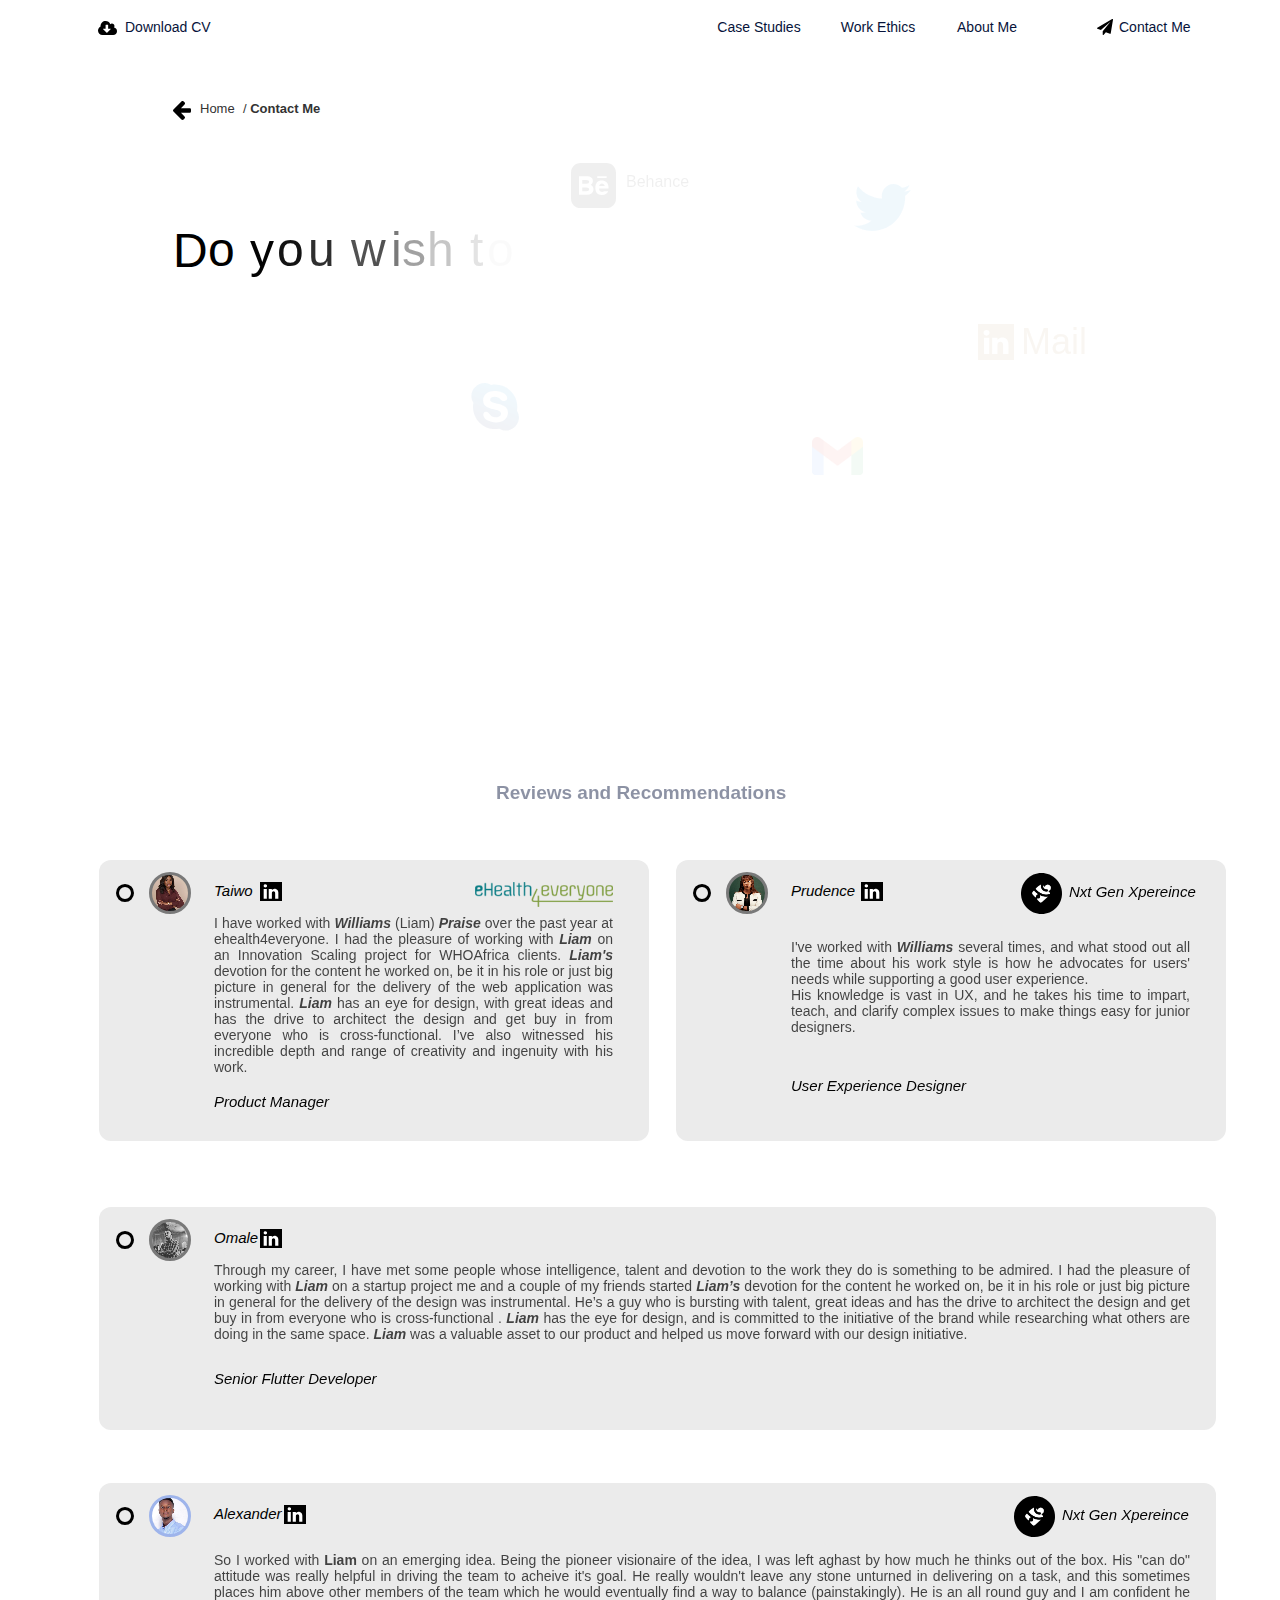
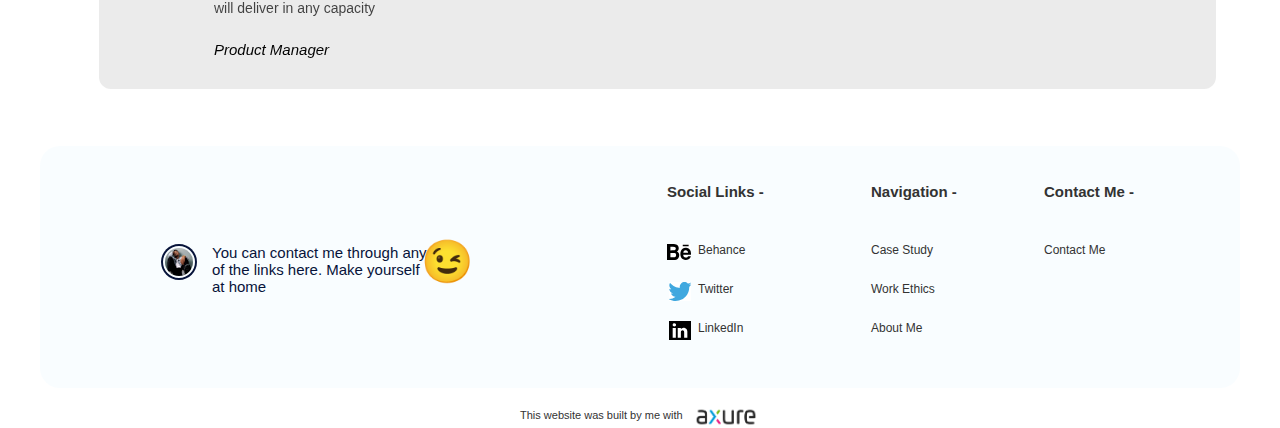
<file: contact_me.html>
﻿<!DOCTYPE html>
<html>
  <head>
    <title>Contact Me</title>
    <meta http-equiv="X-UA-Compatible" content="IE=edge"/>
    <meta http-equiv="content-type" content="text/html; charset=utf-8"/>
    <link href="resources/css/axure_rp_page.css" type="text/css" rel="stylesheet"/>
    <link href="data/styles.css" type="text/css" rel="stylesheet"/>
    <link href="files/contact_me/styles.css" type="text/css" rel="stylesheet"/>
    <link href="files/contact_me/styles_1.css" type="text/css" rel="stylesheet"/>

    <script src="resources/scripts/jquery-3.2.1.min.js"></script>
    <script src="resources/scripts/axure/axQuery.js"></script>
    <script src="resources/scripts/axure/globals.js"></script>
    <script src="resources/scripts/axutils.js"></script>
    <script src="resources/scripts/axure/annotation.js"></script>
    <script src="resources/scripts/axure/axQuery.std.js"></script>
    <script src="resources/scripts/axure/doc.js"></script>
    <script src="resources/scripts/messagecenter.js"></script>
    <script src="resources/scripts/axure/events.js"></script>
    <script src="resources/scripts/axure/recording.js"></script>
    <script src="resources/scripts/axure/action.js"></script>
    <script src="resources/scripts/axure/expr.js"></script>
    <script src="resources/scripts/axure/geometry.js"></script>
    <script src="resources/scripts/axure/flyout.js"></script>
    <script src="resources/scripts/axure/model.js"></script>
    <script src="resources/scripts/axure/repeater.js"></script>
    <script src="resources/scripts/axure/sto.js"></script>
    <script src="resources/scripts/axure/utils.temp.js"></script>
    <script src="resources/scripts/axure/variables.js"></script>
    <script src="resources/scripts/axure/drag.js"></script>
    <script src="resources/scripts/axure/move.js"></script>
    <script src="resources/scripts/axure/visibility.js"></script>
    <script src="resources/scripts/axure/style.js"></script>
    <script src="resources/scripts/axure/adaptive.js"></script>
    <script src="resources/scripts/axure/tree.js"></script>
    <script src="resources/scripts/axure/init.temp.js"></script>
    <script src="resources/scripts/axure/legacy.js"></script>
    <script src="resources/scripts/axure/viewer.js"></script>
    <script src="resources/scripts/axure/math.js"></script>
    <script src="resources/scripts/axure/jquery.nicescroll.min.js"></script>
    <script src="data/document.js"></script>
    <script src="files/contact_me/data.js"></script>
    <script type="text/javascript">
      $axure.utils.getTransparentGifPath = function() { return 'resources/images/transparent.gif'; };
      $axure.utils.getOtherPath = function() { return 'resources/Other.html'; };
      $axure.utils.getReloadPath = function() { return 'resources/reload.html'; };
    </script>
  </head>
  <body>
    <div id="base" class="">

      <!-- Nav bar (Group) -->
      <div id="u2142" class="ax_default" data-label="Nav bar" data-left="0" data-top="0" data-width="1440" data-height="73">

        <!-- Unnamed (Rectangle) -->
        <div id="u2143" class="ax_default shape">
          <div id="u2143_div" class=""></div>
          <div id="u2143_text" class="text " style="display:none; visibility: hidden">
            <p></p>
          </div>
        </div>

        <!-- Unnamed (Rectangle) -->
        <div id="u2144" class="ax_default shape">
          <div id="u2144_div" class=""></div>
          <div id="u2144_text" class="text ">
            <p><span>Case Studies</span></p>
          </div>
        </div>

        <!-- Unnamed (Rectangle) -->
        <div id="u2145" class="ax_default shape">
          <div id="u2145_div" class=""></div>
          <div id="u2145_text" class="text ">
            <p><span>Work Ethics</span></p>
          </div>
        </div>

        <!-- Unnamed (Rectangle) -->
        <div id="u2146" class="ax_default shape">
          <div id="u2146_div" class=""></div>
          <div id="u2146_text" class="text ">
            <p><span>About Me</span></p>
          </div>
        </div>

        <!-- Unnamed (Group) -->
        <div id="u2147" class="ax_default" data-left="58" data-top="19" data-width="121" data-height="19">

          <!-- Unnamed (Rectangle) -->
          <div id="u2148" class="ax_default shape">
            <div id="u2148_div" class=""></div>
            <div id="u2148_text" class="text ">
              <p><span>Download CV</span></p>
            </div>
          </div>

          <!-- Unnamed (Shape) -->
          <div id="u2149" class="ax_default icon">
            <img id="u2149_img" class="img " src="images/index/u16.svg"/>
            <div id="u2149_text" class="text " style="display:none; visibility: hidden">
              <p></p>
            </div>
          </div>
        </div>

        <!-- Unnamed (Group) -->
        <div id="u2150" class="ax_default" data-left="1287" data-top="19" data-width="102" data-height="19">

          <!-- Unnamed (Rectangle) -->
          <div id="u2151" class="ax_default shape">
            <div id="u2151_div" class=""></div>
            <div id="u2151_text" class="text ">
              <p><span>Contact Me</span></p>
            </div>
          </div>

          <!-- Unnamed (Shape) -->
          <div id="u2152" class="ax_default icon">
            <img id="u2152_img" class="img " src="images/index/u19.svg"/>
            <div id="u2152_text" class="text " style="display:none; visibility: hidden">
              <p></p>
            </div>
          </div>
        </div>
      </div>

      <!-- +Stickynavigation (Dynamic Panel) -->
      <div id="u2153" class="ax_default ax_default_hidden" data-label="+Stickynavigation" style="display:none; visibility: hidden">
        <div id="u2153_state0" class="panel_state" data-label="State1" style="">
          <div id="u2153_state0_content" class="panel_state_content">

            <!-- +Sticky Nav (Group) -->
            <div id="u2154" class="ax_default" data-label="+Sticky Nav" data-left="0" data-top="0" data-width="1440" data-height="73">

              <!-- Unnamed (Rectangle) -->
              <div id="u2155" class="ax_default shape">
                <div id="u2155_div" class=""></div>
                <div id="u2155_text" class="text " style="display:none; visibility: hidden">
                  <p></p>
                </div>
              </div>

              <!-- Unnamed (Rectangle) -->
              <div id="u2156" class="ax_default shape">
                <div id="u2156_div" class=""></div>
                <div id="u2156_text" class="text ">
                  <p><span>Case Studies</span></p>
                </div>
              </div>

              <!-- Unnamed (Rectangle) -->
              <div id="u2157" class="ax_default shape">
                <div id="u2157_div" class=""></div>
                <div id="u2157_text" class="text ">
                  <p><span>Work Ethics</span></p>
                </div>
              </div>

              <!-- Unnamed (Rectangle) -->
              <div id="u2158" class="ax_default shape">
                <div id="u2158_div" class=""></div>
                <div id="u2158_text" class="text ">
                  <p><span>About Me</span></p>
                </div>
              </div>

              <!-- Unnamed (Group) -->
              <div id="u2159" class="ax_default" data-left="58" data-top="19" data-width="121" data-height="19">

                <!-- Unnamed (Rectangle) -->
                <div id="u2160" class="ax_default shape">
                  <div id="u2160_div" class=""></div>
                  <div id="u2160_text" class="text ">
                    <p><span>Download CV</span></p>
                  </div>
                </div>

                <!-- Unnamed (Shape) -->
                <div id="u2161" class="ax_default icon">
                  <img id="u2161_img" class="img " src="images/index/u16.svg"/>
                  <div id="u2161_text" class="text " style="display:none; visibility: hidden">
                    <p></p>
                  </div>
                </div>
              </div>

              <!-- Unnamed (Group) -->
              <div id="u2162" class="ax_default" data-left="1287" data-top="19" data-width="102" data-height="19">

                <!-- Unnamed (Rectangle) -->
                <div id="u2163" class="ax_default shape">
                  <div id="u2163_div" class=""></div>
                  <div id="u2163_text" class="text ">
                    <p><span>Contact Me</span></p>
                  </div>
                </div>

                <!-- Unnamed (Shape) -->
                <div id="u2164" class="ax_default icon">
                  <img id="u2164_img" class="img " src="images/index/u19.svg"/>
                  <div id="u2164_text" class="text " style="display:none; visibility: hidden">
                    <p></p>
                  </div>
                </div>
              </div>
            </div>
          </div>
        </div>
      </div>

      <!-- Unnamed (Shape) -->
      <div id="u2165" class="ax_default icon ax_default_hidden" style="display:none; visibility: hidden">
        <img id="u2165_img" class="img " src="images/contact_me/u2165.svg"/>
        <div id="u2165_text" class="text " style="display:none; visibility: hidden">
          <p></p>
        </div>
      </div>

      <!-- Unnamed (Rectangle) -->
      <div id="u2166" class="ax_default paragraph ax_default_hidden" style="display:none; visibility: hidden">
        <div id="u2166_div" class=""></div>
        <div id="u2166_text" class="text ">
          <p style="font-size:48px;"><span style="color:#000000;">Hi there, here are the list of meduims you can </span><span style="font-size:56px;color:#FB8700;">communicate </span><span style="color:#000000;">with me on.</span></p>
        </div>
      </div>

      <!-- ++BG (Dynamic Panel) -->
      <div id="u2167" class="ax_default ax_default_hidden" data-label="++BG" style="display:none; visibility: hidden">
        <div id="u2167_state0" class="panel_state" data-label="State1" style="">
          <div id="u2167_state0_content" class="panel_state_content">

            <!-- Unnamed (Rectangle) -->
            <div id="u2168" class="ax_default shape">
              <div id="u2168_div" class=""></div>
              <div id="u2168_text" class="text " style="display:none; visibility: hidden">
                <p></p>
              </div>
            </div>
          </div>
        </div>
      </div>

      <!-- ++Socials (Dynamic Panel) -->
      <div id="u2169" class="ax_default ax_default_hidden" data-label="++Socials" style="display:none; visibility: hidden">
        <div id="u2169_state0" class="panel_state" data-label="State1" style="">
          <div id="u2169_state0_content" class="panel_state_content">

            <!-- Unnamed (Group) -->
            <div id="u2170" class="ax_default" data-left="0" data-top="0" data-width="922" data-height="59">

              <!-- Gmail (Group) -->
              <div id="u2171" class="ax_default" data-label="Gmail" data-left="0" data-top="0" data-width="149" data-height="58">

                <!-- Unnamed (Rectangle) -->
                <div id="u2172" class="ax_default shape">
                  <div id="u2172_div" class=""></div>
                  <div id="u2172_text" class="text " style="display:none; visibility: hidden">
                    <p></p>
                  </div>
                </div>

                <!-- Unnamed (Group) -->
                <div id="u2173" class="ax_default" data-left="17" data-top="10" data-width="115" data-height="38">

                  <!-- Unnamed (Image) -->
                  <div id="u2174" class="ax_default image">
                    <img id="u2174_img" class="img " src="images/contact_me/u2174.png"/>
                    <div id="u2174_text" class="text " style="display:none; visibility: hidden">
                      <p></p>
                    </div>
                  </div>

                  <!-- Unnamed (Rectangle) -->
                  <div id="u2175" class="ax_default paragraph">
                    <div id="u2175_div" class=""></div>
                    <div id="u2175_text" class="text ">
                      <p><span>Gmail</span></p>
                    </div>
                  </div>
                </div>
              </div>

              <!-- LinkedIn (Group) -->
              <div id="u2176" class="ax_default" data-label="LinkedIn" data-left="184" data-top="0" data-width="149" data-height="58">

                <!-- Unnamed (Rectangle) -->
                <div id="u2177" class="ax_default shape">
                  <div id="u2177_div" class=""></div>
                  <div id="u2177_text" class="text " style="display:none; visibility: hidden">
                    <p></p>
                  </div>
                </div>

                <!-- Unnamed (Group) -->
                <div id="u2178" class="ax_default" data-left="204" data-top="9" data-width="109" data-height="41">

                  <!-- Unnamed (Group) -->
                  <div id="u2179" class="ax_default" data-left="204" data-top="12" data-width="36" data-height="36">

                    <!-- 1fd36b57 d599 42e3 920f 4b916526a15f (Group) -->
                    <div id="u2180" class="ax_default" data-label="1fd36b57 d599 42e3 920f 4b916526a15f" data-left="204" data-top="12" data-width="36" data-height="36">

                      <!-- Unnamed (Shape) -->
                      <div id="u2181" class="ax_default shape">
                        <img id="u2181_img" class="img " src="images/contact_me/u2181.svg"/>
                        <div id="u2181_text" class="text " style="display:none; visibility: hidden">
                          <p></p>
                        </div>
                      </div>

                      <!-- Unnamed (Shape) -->
                      <div id="u2182" class="ax_default shape">
                        <img id="u2182_img" class="img " src="images/contact_me/u2182.svg"/>
                        <div id="u2182_text" class="text " style="display:none; visibility: hidden">
                          <p></p>
                        </div>
                      </div>
                    </div>
                  </div>

                  <!-- Unnamed (Rectangle) -->
                  <div id="u2183" class="ax_default paragraph">
                    <div id="u2183_div" class=""></div>
                    <div id="u2183_text" class="text ">
                      <p><span>Mail</span></p>
                    </div>
                  </div>
                </div>
              </div>

              <!-- Behance (Group) -->
              <div id="u2184" class="ax_default" data-label="Behance" data-left="368" data-top="1" data-width="171" data-height="57">

                <!-- Unnamed (Rectangle) -->
                <div id="u2185" class="ax_default shape">
                  <div id="u2185_div" class=""></div>
                  <div id="u2185_text" class="text " style="display:none; visibility: hidden">
                    <p></p>
                  </div>
                </div>

                <!-- Unnamed (Group) -->
                <div id="u2186" class="ax_default" data-left="382" data-top="7" data-width="126" data-height="45">

                  <!-- Unnamed (Shape) -->
                  <div id="u2187" class="ax_default shape">
                    <img id="u2187_img" class="img " src="images/contact_me/u2187.svg"/>
                    <div id="u2187_text" class="text " style="display:none; visibility: hidden">
                      <p></p>
                    </div>
                  </div>

                  <!-- Unnamed (Rectangle) -->
                  <div id="u2188" class="ax_default paragraph">
                    <div id="u2188_div" class=""></div>
                    <div id="u2188_text" class="text ">
                      <p><span>Behance</span></p>
                    </div>
                  </div>
                </div>
              </div>

              <!-- Twitter (Group) -->
              <div id="u2189" class="ax_default" data-label="Twitter" data-left="574" data-top="0" data-width="162" data-height="59">

                <!-- Unnamed (Rectangle) -->
                <div id="u2190" class="ax_default shape">
                  <div id="u2190_div" class=""></div>
                  <div id="u2190_text" class="text " style="display:none; visibility: hidden">
                    <p></p>
                  </div>
                </div>

                <!-- Unnamed (Group) -->
                <div id="u2191" class="ax_default" data-left="590" data-top="6" data-width="123" data-height="47">

                  <!-- Unnamed (Shape) -->
                  <div id="u2192" class="ax_default shape">
                    <img id="u2192_img" class="img " src="images/contact_me/u2192.svg"/>
                    <div id="u2192_text" class="text " style="display:none; visibility: hidden">
                      <p></p>
                    </div>
                  </div>

                  <!-- Unnamed (Rectangle) -->
                  <div id="u2193" class="ax_default paragraph">
                    <div id="u2193_div" class=""></div>
                    <div id="u2193_text" class="text ">
                      <p><span>Twitter</span></p>
                    </div>
                  </div>
                </div>
              </div>

              <!-- Skype (Group) -->
              <div id="u2194" class="ax_default" data-label="Skype" data-left="771" data-top="0" data-width="151" data-height="58">

                <!-- Unnamed (Group) -->
                <div id="u2195" class="ax_default" data-left="785" data-top="5" data-width="113" data-height="48">

                  <!-- Unnamed (Shape) -->
                  <div id="u2196" class="ax_default shape">
                    <img id="u2196_img" class="img " src="images/contact_me/u2196.svg"/>
                    <div id="u2196_text" class="text " style="display:none; visibility: hidden">
                      <p></p>
                    </div>
                  </div>

                  <!-- Unnamed (Rectangle) -->
                  <div id="u2197" class="ax_default paragraph">
                    <div id="u2197_div" class=""></div>
                    <div id="u2197_text" class="text ">
                      <p><span>Skype</span></p>
                    </div>
                  </div>
                </div>

                <!-- Unnamed (Rectangle) -->
                <div id="u2198" class="ax_default shape">
                  <div id="u2198_div" class=""></div>
                  <div id="u2198_text" class="text " style="display:none; visibility: hidden">
                    <p></p>
                  </div>
                </div>
              </div>
            </div>
          </div>
        </div>
      </div>

      <!-- Home (Group) -->
      <div id="u2199" class="ax_default" data-label="Home" data-left="231" data-top="101" data-width="66" data-height="20">

        <!-- Unnamed (Shape) -->
        <div id="u2200" class="ax_default icon">
          <img id="u2200_img" class="img " src="images/quickteller/u494.svg"/>
          <div id="u2200_text" class="text " style="display:none; visibility: hidden">
            <p></p>
          </div>
        </div>

        <!-- Unnamed (Rectangle) -->
        <div id="u2201" class="ax_default paragraph">
          <div id="u2201_div" class=""></div>
          <div id="u2201_text" class="text ">
            <p><span>Home</span></p>
          </div>
        </div>
      </div>

      <!-- Unnamed (Rectangle) -->
      <div id="u2202" class="ax_default paragraph">
        <div id="u2202_div" class=""></div>
        <div id="u2202_text" class="text ">
          <p><span style="font-family:'Poppins', sans-serif;font-weight:400;">/ </span><span style="font-family:'Poppins Bold', 'Poppins Regular', 'Poppins', sans-serif;font-weight:700;">Contact Me</span></p>
        </div>
      </div>

      <!-- Unnamed (Group) -->
      <div id="u2203" class="ax_default" data-left="769" data-top="163" data-width="636" data-height="312">

        <!-- Unnamed (Image) -->
        <div id="u2204" class="ax_default image">
          <img id="u2204_img" class="img " src="images/contact_me/u2174.png"/>
          <div id="u2204_text" class="text " style="display:none; visibility: hidden">
            <p></p>
          </div>
        </div>

        <!-- LinkedIn (Group) -->
        <div id="u2205" class="ax_default" data-label="LinkedIn" data-left="1256" data-top="312" data-width="149" data-height="58">

          <!-- Unnamed (Rectangle) -->
          <div id="u2206" class="ax_default shape">
            <div id="u2206_div" class=""></div>
            <div id="u2206_text" class="text " style="display:none; visibility: hidden">
              <p></p>
            </div>
          </div>

          <!-- Unnamed (Group) -->
          <div id="u2207" class="ax_default" data-left="1276" data-top="321" data-width="109" data-height="41">

            <!-- Unnamed (Group) -->
            <div id="u2208" class="ax_default" data-left="1276" data-top="324" data-width="36" data-height="36">

              <!-- 1fd36b57 d599 42e3 920f 4b916526a15f (Group) -->
              <div id="u2209" class="ax_default" data-label="1fd36b57 d599 42e3 920f 4b916526a15f" data-left="1276" data-top="324" data-width="36" data-height="36">

                <!-- Unnamed (Shape) -->
                <div id="u2210" class="ax_default shape">
                  <img id="u2210_img" class="img " src="images/contact_me/u2181.svg"/>
                  <div id="u2210_text" class="text " style="display:none; visibility: hidden">
                    <p></p>
                  </div>
                </div>

                <!-- Unnamed (Shape) -->
                <div id="u2211" class="ax_default shape">
                  <img id="u2211_img" class="img " src="images/contact_me/u2182.svg"/>
                  <div id="u2211_text" class="text " style="display:none; visibility: hidden">
                    <p></p>
                  </div>
                </div>
              </div>
            </div>

            <!-- Unnamed (Rectangle) -->
            <div id="u2212" class="ax_default paragraph">
              <div id="u2212_div" class=""></div>
              <div id="u2212_text" class="text ">
                <p><span>Mail</span></p>
              </div>
            </div>
          </div>
        </div>

        <!-- Unnamed (Group) -->
        <div id="u2213" class="ax_default" data-left="869" data-top="163" data-width="126" data-height="45">

          <!-- Unnamed (Shape) -->
          <div id="u2214" class="ax_default shape">
            <img id="u2214_img" class="img " src="images/contact_me/u2187.svg"/>
            <div id="u2214_text" class="text " style="display:none; visibility: hidden">
              <p></p>
            </div>
          </div>

          <!-- Unnamed (Rectangle) -->
          <div id="u2215" class="ax_default paragraph">
            <div id="u2215_div" class=""></div>
            <div id="u2215_text" class="text ">
              <p><span>Behance</span></p>
            </div>
          </div>
        </div>

        <!-- Unnamed (Shape) -->
        <div id="u2216" class="ax_default shape">
          <img id="u2216_img" class="img " src="images/contact_me/u2192.svg"/>
          <div id="u2216_text" class="text " style="display:none; visibility: hidden">
            <p></p>
          </div>
        </div>

        <!-- Unnamed (Shape) -->
        <div id="u2217" class="ax_default shape">
          <img id="u2217_img" class="img " src="images/contact_me/u2196.svg"/>
          <div id="u2217_text" class="text " style="display:none; visibility: hidden">
            <p></p>
          </div>
        </div>
      </div>

      <!-- +D1 (Dynamic Panel) -->
      <div id="u2218" class="ax_default ax_default_hidden" data-label="+D1" style="display:none; visibility: hidden">
        <div id="u2218_state0" class="panel_state" data-label="State1" style="">
          <div id="u2218_state0_content" class="panel_state_content">

            <!-- Unnamed (Rectangle) -->
            <div id="u2219" class="ax_default paragraph">
              <div id="u2219_div" class=""></div>
              <div id="u2219_text" class="text ">
                <p><span>D</span></p>
              </div>
            </div>
          </div>
        </div>
      </div>

      <!-- +o2 (Dynamic Panel) -->
      <div id="u2220" class="ax_default ax_default_hidden" data-label="+o2" style="display:none; visibility: hidden">
        <div id="u2220_state0" class="panel_state" data-label="State1" style="">
          <div id="u2220_state0_content" class="panel_state_content">

            <!-- Unnamed (Rectangle) -->
            <div id="u2221" class="ax_default paragraph">
              <div id="u2221_div" class=""></div>
              <div id="u2221_text" class="text ">
                <p><span>o</span></p>
              </div>
            </div>
          </div>
        </div>
      </div>

      <!-- +y3 (Dynamic Panel) -->
      <div id="u2222" class="ax_default ax_default_hidden" data-label="+y3" style="display:none; visibility: hidden">
        <div id="u2222_state0" class="panel_state" data-label="State1" style="">
          <div id="u2222_state0_content" class="panel_state_content">

            <!-- Unnamed (Rectangle) -->
            <div id="u2223" class="ax_default paragraph">
              <div id="u2223_div" class=""></div>
              <div id="u2223_text" class="text ">
                <p><span>y</span></p>
              </div>
            </div>
          </div>
        </div>
      </div>

      <!-- +o4 (Dynamic Panel) -->
      <div id="u2224" class="ax_default ax_default_hidden" data-label="+o4" style="display:none; visibility: hidden">
        <div id="u2224_state0" class="panel_state" data-label="State1" style="">
          <div id="u2224_state0_content" class="panel_state_content">

            <!-- Unnamed (Rectangle) -->
            <div id="u2225" class="ax_default paragraph">
              <div id="u2225_div" class=""></div>
              <div id="u2225_text" class="text ">
                <p><span>o</span></p>
              </div>
            </div>
          </div>
        </div>
      </div>

      <!-- +u5 (Dynamic Panel) -->
      <div id="u2226" class="ax_default ax_default_hidden" data-label="+u5" style="display:none; visibility: hidden">
        <div id="u2226_state0" class="panel_state" data-label="State1" style="">
          <div id="u2226_state0_content" class="panel_state_content">

            <!-- Unnamed (Rectangle) -->
            <div id="u2227" class="ax_default paragraph">
              <div id="u2227_div" class=""></div>
              <div id="u2227_text" class="text ">
                <p><span>u</span></p>
              </div>
            </div>
          </div>
        </div>
      </div>

      <!-- +w6 (Dynamic Panel) -->
      <div id="u2228" class="ax_default ax_default_hidden" data-label="+w6" style="display:none; visibility: hidden">
        <div id="u2228_state0" class="panel_state" data-label="State1" style="">
          <div id="u2228_state0_content" class="panel_state_content">

            <!-- Unnamed (Rectangle) -->
            <div id="u2229" class="ax_default paragraph">
              <div id="u2229_div" class=""></div>
              <div id="u2229_text" class="text ">
                <p><span>w</span></p>
              </div>
            </div>
          </div>
        </div>
      </div>

      <!-- +i7 (Dynamic Panel) -->
      <div id="u2230" class="ax_default ax_default_hidden" data-label="+i7" style="display:none; visibility: hidden">
        <div id="u2230_state0" class="panel_state" data-label="State1" style="">
          <div id="u2230_state0_content" class="panel_state_content">

            <!-- Unnamed (Rectangle) -->
            <div id="u2231" class="ax_default paragraph">
              <div id="u2231_div" class=""></div>
              <div id="u2231_text" class="text ">
                <p><span>i</span></p>
              </div>
            </div>
          </div>
        </div>
      </div>

      <!-- +s8 (Dynamic Panel) -->
      <div id="u2232" class="ax_default ax_default_hidden" data-label="+s8" style="display:none; visibility: hidden">
        <div id="u2232_state0" class="panel_state" data-label="State1" style="">
          <div id="u2232_state0_content" class="panel_state_content">

            <!-- Unnamed (Rectangle) -->
            <div id="u2233" class="ax_default paragraph">
              <div id="u2233_div" class=""></div>
              <div id="u2233_text" class="text ">
                <p><span>s</span></p>
              </div>
            </div>
          </div>
        </div>
      </div>

      <!-- +h9 (Dynamic Panel) -->
      <div id="u2234" class="ax_default ax_default_hidden" data-label="+h9" style="display:none; visibility: hidden">
        <div id="u2234_state0" class="panel_state" data-label="State1" style="">
          <div id="u2234_state0_content" class="panel_state_content">

            <!-- Unnamed (Rectangle) -->
            <div id="u2235" class="ax_default paragraph">
              <div id="u2235_div" class=""></div>
              <div id="u2235_text" class="text ">
                <p><span>h</span></p>
              </div>
            </div>
          </div>
        </div>
      </div>

      <!-- +t10 (Dynamic Panel) -->
      <div id="u2236" class="ax_default ax_default_hidden" data-label="+t10" style="display:none; visibility: hidden">
        <div id="u2236_state0" class="panel_state" data-label="State1" style="">
          <div id="u2236_state0_content" class="panel_state_content">

            <!-- Unnamed (Rectangle) -->
            <div id="u2237" class="ax_default paragraph">
              <div id="u2237_div" class=""></div>
              <div id="u2237_text" class="text ">
                <p><span>t</span></p>
              </div>
            </div>
          </div>
        </div>
      </div>

      <!-- +o11 (Dynamic Panel) -->
      <div id="u2238" class="ax_default ax_default_hidden" data-label="+o11" style="display:none; visibility: hidden">
        <div id="u2238_state0" class="panel_state" data-label="State1" style="">
          <div id="u2238_state0_content" class="panel_state_content">

            <!-- Unnamed (Rectangle) -->
            <div id="u2239" class="ax_default paragraph">
              <div id="u2239_div" class=""></div>
              <div id="u2239_text" class="text ">
                <p><span>o</span></p>
              </div>
            </div>
          </div>
        </div>
      </div>

      <!-- +w12 (Dynamic Panel) -->
      <div id="u2240" class="ax_default ax_default_hidden" data-label="+w12" style="display:none; visibility: hidden">
        <div id="u2240_state0" class="panel_state" data-label="State1" style="">
          <div id="u2240_state0_content" class="panel_state_content">

            <!-- Unnamed (Rectangle) -->
            <div id="u2241" class="ax_default paragraph">
              <div id="u2241_div" class=""></div>
              <div id="u2241_text" class="text ">
                <p><span>w</span></p>
              </div>
            </div>
          </div>
        </div>
      </div>

      <!-- +o13 (Dynamic Panel) -->
      <div id="u2242" class="ax_default ax_default_hidden" data-label="+o13" style="display:none; visibility: hidden">
        <div id="u2242_state0" class="panel_state" data-label="State1" style="">
          <div id="u2242_state0_content" class="panel_state_content">

            <!-- Unnamed (Rectangle) -->
            <div id="u2243" class="ax_default paragraph">
              <div id="u2243_div" class=""></div>
              <div id="u2243_text" class="text ">
                <p><span>o</span></p>
              </div>
            </div>
          </div>
        </div>
      </div>

      <!-- +r14 (Dynamic Panel) -->
      <div id="u2244" class="ax_default ax_default_hidden" data-label="+r14" style="display:none; visibility: hidden">
        <div id="u2244_state0" class="panel_state" data-label="State1" style="">
          <div id="u2244_state0_content" class="panel_state_content">

            <!-- Unnamed (Rectangle) -->
            <div id="u2245" class="ax_default paragraph">
              <div id="u2245_div" class=""></div>
              <div id="u2245_text" class="text ">
                <p><span>r</span></p>
              </div>
            </div>
          </div>
        </div>
      </div>

      <!-- +k15 (Dynamic Panel) -->
      <div id="u2246" class="ax_default ax_default_hidden" data-label="+k15" style="display:none; visibility: hidden">
        <div id="u2246_state0" class="panel_state" data-label="State1" style="">
          <div id="u2246_state0_content" class="panel_state_content">

            <!-- Unnamed (Rectangle) -->
            <div id="u2247" class="ax_default paragraph">
              <div id="u2247_div" class=""></div>
              <div id="u2247_text" class="text ">
                <p><span>k</span></p>
              </div>
            </div>
          </div>
        </div>
      </div>

      <!-- +o16 (Dynamic Panel) -->
      <div id="u2248" class="ax_default ax_default_hidden" data-label="+o16" style="display:none; visibility: hidden">
        <div id="u2248_state0" class="panel_state" data-label="State1" style="">
          <div id="u2248_state0_content" class="panel_state_content">

            <!-- Unnamed (Rectangle) -->
            <div id="u2249" class="ax_default paragraph">
              <div id="u2249_div" class=""></div>
              <div id="u2249_text" class="text ">
                <p><span>o</span></p>
              </div>
            </div>
          </div>
        </div>
      </div>

      <!-- +n17 (Dynamic Panel) -->
      <div id="u2250" class="ax_default ax_default_hidden" data-label="+n17" style="display:none; visibility: hidden">
        <div id="u2250_state0" class="panel_state" data-label="State1" style="">
          <div id="u2250_state0_content" class="panel_state_content">

            <!-- Unnamed (Rectangle) -->
            <div id="u2251" class="ax_default paragraph">
              <div id="u2251_div" class=""></div>
              <div id="u2251_text" class="text ">
                <p><span>n</span></p>
              </div>
            </div>
          </div>
        </div>
      </div>

      <!-- +a18 (Dynamic Panel) -->
      <div id="u2252" class="ax_default ax_default_hidden" data-label="+a18" style="display:none; visibility: hidden">
        <div id="u2252_state0" class="panel_state" data-label="State1" style="">
          <div id="u2252_state0_content" class="panel_state_content">

            <!-- Unnamed (Rectangle) -->
            <div id="u2253" class="ax_default paragraph">
              <div id="u2253_div" class=""></div>
              <div id="u2253_text" class="text ">
                <p><span>a</span></p>
              </div>
            </div>
          </div>
        </div>
      </div>

      <!-- +c19 (Dynamic Panel) -->
      <div id="u2254" class="ax_default ax_default_hidden" data-label="+c19" style="display:none; visibility: hidden">
        <div id="u2254_state0" class="panel_state" data-label="State1" style="">
          <div id="u2254_state0_content" class="panel_state_content">

            <!-- Unnamed (Rectangle) -->
            <div id="u2255" class="ax_default paragraph">
              <div id="u2255_div" class=""></div>
              <div id="u2255_text" class="text ">
                <p><span>c</span></p>
              </div>
            </div>
          </div>
        </div>
      </div>

      <!-- +o20 (Dynamic Panel) -->
      <div id="u2256" class="ax_default ax_default_hidden" data-label="+o20" style="display:none; visibility: hidden">
        <div id="u2256_state0" class="panel_state" data-label="State1" style="">
          <div id="u2256_state0_content" class="panel_state_content">

            <!-- Unnamed (Rectangle) -->
            <div id="u2257" class="ax_default paragraph">
              <div id="u2257_div" class=""></div>
              <div id="u2257_text" class="text ">
                <p><span>o</span></p>
              </div>
            </div>
          </div>
        </div>
      </div>

      <!-- +n21 (Dynamic Panel) -->
      <div id="u2258" class="ax_default ax_default_hidden" data-label="+n21" style="display:none; visibility: hidden">
        <div id="u2258_state0" class="panel_state" data-label="State1" style="">
          <div id="u2258_state0_content" class="panel_state_content">

            <!-- Unnamed (Rectangle) -->
            <div id="u2259" class="ax_default paragraph">
              <div id="u2259_div" class=""></div>
              <div id="u2259_text" class="text ">
                <p><span>n</span></p>
              </div>
            </div>
          </div>
        </div>
      </div>

      <!-- +t22 (Dynamic Panel) -->
      <div id="u2260" class="ax_default ax_default_hidden" data-label="+t22" style="display:none; visibility: hidden">
        <div id="u2260_state0" class="panel_state" data-label="State1" style="">
          <div id="u2260_state0_content" class="panel_state_content">

            <!-- Unnamed (Rectangle) -->
            <div id="u2261" class="ax_default paragraph">
              <div id="u2261_div" class=""></div>
              <div id="u2261_text" class="text ">
                <p><span>t</span></p>
              </div>
            </div>
          </div>
        </div>
      </div>

      <!-- +r23 (Dynamic Panel) -->
      <div id="u2262" class="ax_default ax_default_hidden" data-label="+r23" style="display:none; visibility: hidden">
        <div id="u2262_state0" class="panel_state" data-label="State1" style="">
          <div id="u2262_state0_content" class="panel_state_content">

            <!-- Unnamed (Rectangle) -->
            <div id="u2263" class="ax_default paragraph">
              <div id="u2263_div" class=""></div>
              <div id="u2263_text" class="text ">
                <p><span>r</span></p>
              </div>
            </div>
          </div>
        </div>
      </div>

      <!-- +a24 (Dynamic Panel) -->
      <div id="u2264" class="ax_default ax_default_hidden" data-label="+a24" style="display:none; visibility: hidden">
        <div id="u2264_state0" class="panel_state" data-label="State1" style="">
          <div id="u2264_state0_content" class="panel_state_content">

            <!-- Unnamed (Rectangle) -->
            <div id="u2265" class="ax_default paragraph">
              <div id="u2265_div" class=""></div>
              <div id="u2265_text" class="text ">
                <p><span>a</span></p>
              </div>
            </div>
          </div>
        </div>
      </div>

      <!-- +c25 (Dynamic Panel) -->
      <div id="u2266" class="ax_default ax_default_hidden" data-label="+c25" style="display:none; visibility: hidden">
        <div id="u2266_state0" class="panel_state" data-label="State1" style="">
          <div id="u2266_state0_content" class="panel_state_content">

            <!-- Unnamed (Rectangle) -->
            <div id="u2267" class="ax_default paragraph">
              <div id="u2267_div" class=""></div>
              <div id="u2267_text" class="text ">
                <p><span>c</span></p>
              </div>
            </div>
          </div>
        </div>
      </div>

      <!-- +t26 (Dynamic Panel) -->
      <div id="u2268" class="ax_default ax_default_hidden" data-label="+t26" style="display:none; visibility: hidden">
        <div id="u2268_state0" class="panel_state" data-label="State1" style="">
          <div id="u2268_state0_content" class="panel_state_content">

            <!-- Unnamed (Rectangle) -->
            <div id="u2269" class="ax_default paragraph">
              <div id="u2269_div" class=""></div>
              <div id="u2269_text" class="text ">
                <p><span>t</span></p>
              </div>
            </div>
          </div>
        </div>
      </div>

      <!-- +w27 (Dynamic Panel) -->
      <div id="u2270" class="ax_default ax_default_hidden" data-label="+w27" style="display:none; visibility: hidden">
        <div id="u2270_state0" class="panel_state" data-label="State1" style="">
          <div id="u2270_state0_content" class="panel_state_content">

            <!-- Unnamed (Rectangle) -->
            <div id="u2271" class="ax_default paragraph">
              <div id="u2271_div" class=""></div>
              <div id="u2271_text" class="text ">
                <p><span>w</span></p>
              </div>
            </div>
          </div>
        </div>
      </div>

      <!-- +i28 (Dynamic Panel) -->
      <div id="u2272" class="ax_default ax_default_hidden" data-label="+i28" style="display:none; visibility: hidden">
        <div id="u2272_state0" class="panel_state" data-label="State1" style="">
          <div id="u2272_state0_content" class="panel_state_content">

            <!-- Unnamed (Rectangle) -->
            <div id="u2273" class="ax_default paragraph">
              <div id="u2273_div" class=""></div>
              <div id="u2273_text" class="text ">
                <p><span>i</span></p>
              </div>
            </div>
          </div>
        </div>
      </div>

      <!-- +t29 (Dynamic Panel) -->
      <div id="u2274" class="ax_default ax_default_hidden" data-label="+t29" style="display:none; visibility: hidden">
        <div id="u2274_state0" class="panel_state" data-label="State1" style="">
          <div id="u2274_state0_content" class="panel_state_content">

            <!-- Unnamed (Rectangle) -->
            <div id="u2275" class="ax_default paragraph">
              <div id="u2275_div" class=""></div>
              <div id="u2275_text" class="text ">
                <p><span>t</span></p>
              </div>
            </div>
          </div>
        </div>
      </div>

      <!-- +h30 (Dynamic Panel) -->
      <div id="u2276" class="ax_default ax_default_hidden" data-label="+h30" style="display:none; visibility: hidden">
        <div id="u2276_state0" class="panel_state" data-label="State1" style="">
          <div id="u2276_state0_content" class="panel_state_content">

            <!-- Unnamed (Rectangle) -->
            <div id="u2277" class="ax_default paragraph">
              <div id="u2277_div" class=""></div>
              <div id="u2277_text" class="text ">
                <p><span>h</span></p>
              </div>
            </div>
          </div>
        </div>
      </div>

      <!-- +m31 (Dynamic Panel) -->
      <div id="u2278" class="ax_default ax_default_hidden" data-label="+m31" style="display:none; visibility: hidden">
        <div id="u2278_state0" class="panel_state" data-label="State1" style="">
          <div id="u2278_state0_content" class="panel_state_content">

            <!-- Unnamed (Rectangle) -->
            <div id="u2279" class="ax_default paragraph">
              <div id="u2279_div" class=""></div>
              <div id="u2279_text" class="text ">
                <p><span>m</span></p>
              </div>
            </div>
          </div>
        </div>
      </div>

      <!-- +e32 (Dynamic Panel) -->
      <div id="u2280" class="ax_default ax_default_hidden" data-label="+e32" style="display:none; visibility: hidden">
        <div id="u2280_state0" class="panel_state" data-label="State1" style="">
          <div id="u2280_state0_content" class="panel_state_content">

            <!-- Unnamed (Rectangle) -->
            <div id="u2281" class="ax_default paragraph">
              <div id="u2281_div" class=""></div>
              <div id="u2281_text" class="text ">
                <p><span>e</span></p>
              </div>
            </div>
          </div>
        </div>
      </div>

      <!-- +? (Dynamic Panel) -->
      <div id="u2282" class="ax_default ax_default_hidden" data-label="+?" style="display:none; visibility: hidden">
        <div id="u2282_state0" class="panel_state" data-label="State1" style="">
          <div id="u2282_state0_content" class="panel_state_content">

            <!-- Unnamed (Rectangle) -->
            <div id="u2283" class="ax_default paragraph">
              <div id="u2283_div" class=""></div>
              <div id="u2283_text" class="text ">
                <p><span>?</span></p>
              </div>
            </div>
          </div>
        </div>
      </div>

      <!-- +Case (Hot Spot) -->
      <div id="u2284" class="ax_default ax_default_hidden" data-label="+Case" style="display:none; visibility: hidden">
      </div>

      <!-- +cursorType (Dynamic Panel) -->
      <div id="u2285" class="ax_default ax_default_hidden" data-label="+cursorType" style="display:none; visibility: hidden">
        <div id="u2285_state0" class="panel_state" data-label="State1" style="">
          <div id="u2285_state0_content" class="panel_state_content">

            <!-- Unnamed (Line) -->
            <div id="u2286" class="ax_default line">
              <img id="u2286_img" class="img " src="images/contact_me/u2286.svg"/>
              <div id="u2286_text" class="text " style="display:none; visibility: hidden">
                <p></p>
              </div>
            </div>
          </div>
        </div>
      </div>

      <!-- +++Product (Dynamic Panel) -->
      <div id="u2287" class="ax_default ax_default_hidden" data-label="+++Product" style="display:none; visibility: hidden">
        <div id="u2287_state0" class="panel_state" data-label="State1" style="">
          <div id="u2287_state0_content" class="panel_state_content">

            <!-- Unnamed (Rectangle) -->
            <div id="u2288" class="ax_default paragraph">
              <div id="u2288_div" class=""></div>
              <div id="u2288_text" class="text ">
                <p style="font-size:48px;"><span style="color:#000000;">Do you wish for me to be on your </span><span style="font-size:65px;color:#1896DD;">product development</span><span style="color:#000000;"> team?</span></p>
              </div>
            </div>
          </div>
        </div>
      </div>

      <!-- ++UXRD (Dynamic Panel) -->
      <div id="u2289" class="ax_default ax_default_hidden" data-label="++UXRD" style="display:none; visibility: hidden">
        <div id="u2289_state0" class="panel_state" data-label="State1" style="">
          <div id="u2289_state0_content" class="panel_state_content">

            <!-- Unnamed (Rectangle) -->
            <div id="u2290" class="ax_default paragraph">
              <div id="u2290_div" class=""></div>
              <div id="u2290_text" class="text ">
                <p style="font-size:48px;"><span style="color:#000000;">Do you want to discuss </span><span style="font-size:65px;color:#FB8700;">UX</span><span style="font-size:65px;color:#000000;"> </span><span style="color:#000000;">and </span><span style="font-size:56px;color:#A27635;">Product roadmaps</span><span style="color:#A27635;">?</span></p>
              </div>
            </div>
          </div>
        </div>
      </div>

      <!-- Unnamed (Rectangle) -->
      <div id="u2291" class="ax_default shape ax_default_hidden" style="display:none; visibility: hidden">
        <div id="u2291_div" class=""></div>
        <div id="u2291_text" class="text " style="display:none; visibility: hidden">
          <p></p>
        </div>
      </div>

      <!-- Unnamed (Rectangle) -->
      <div id="u2292" class="ax_default shape ax_default_hidden" style="display:none; visibility: hidden">
        <div id="u2292_div" class=""></div>
        <div id="u2292_text" class="text " style="display:none; visibility: hidden">
          <p></p>
        </div>
      </div>

      <!-- Unnamed (Rectangle) -->
      <div id="u2293" class="ax_default shape">
        <div id="u2293_div" class=""></div>
        <div id="u2293_text" class="text ">
          <p><span>Reviews and Recommendations</span></p>
        </div>
      </div>

      <!-- Unnamed (Rectangle) -->
      <div id="u2294" class="ax_default shape">
        <img id="u2294_img" class="img " src="images/contact_me/u2294.svg"/>
        <div id="u2294_text" class="text " style="display:none; visibility: hidden">
          <p></p>
        </div>
      </div>

      <!-- Unnamed (Ellipse) -->
      <div id="u2295" class="ax_default shape">
        <img id="u2295_img" class="img " src="images/about_me/u2009.svg"/>
        <div id="u2295_text" class="text " style="display:none; visibility: hidden">
          <p></p>
        </div>
      </div>

      <!-- Unnamed (Dynamic Panel) -->
      <div id="u2296" class="ax_default">
        <div id="u2296_state0" class="panel_state" data-label="State1" style="">
          <div id="u2296_state0_content" class="panel_state_content">

            <!-- Unnamed (Rectangle) -->
            <div id="u2297" class="ax_default shape">
              <div id="u2297_div" class=""></div>
              <div id="u2297_text" class="text ">
                <p><span>Taiwo</span></p>
              </div>
            </div>

            <!-- Unnamed (Rectangle) -->
            <div id="u2298" class="ax_default shape">
              <div id="u2298_div" class=""></div>
              <div id="u2298_text" class="text " style="display:none; visibility: hidden">
                <p></p>
              </div>
            </div>
          </div>
        </div>
        <div id="u2296_state1" class="panel_state" data-label="State2" style="visibility: hidden;">
          <div id="u2296_state1_content" class="panel_state_content">

            <!-- Unnamed (Group) -->
            <div id="u2299" class="ax_default" data-left="0" data-top="0" data-width="68" data-height="21">

              <!-- Unnamed (Rectangle) -->
              <div id="u2300" class="ax_default shape">
                <img id="u2300_img" class="img " src="images/contact_me/u2300.svg"/>
                <div id="u2300_text" class="text " style="display:none; visibility: hidden">
                  <p></p>
                </div>
              </div>

              <!-- Unnamed (Rectangle) -->
              <div id="u2301" class="ax_default shape">
                <div id="u2301_div" class=""></div>
                <div id="u2301_text" class="text ">
                  <p><span>Taiwo</span></p>
                </div>
              </div>

              <!-- Unnamed (Rectangle) -->
              <div id="u2302" class="ax_default shape">
                <div id="u2302_div" class=""></div>
                <div id="u2302_text" class="text " style="display:none; visibility: hidden">
                  <p></p>
                </div>
              </div>
            </div>
          </div>
        </div>
      </div>

      <!-- Unnamed (Rectangle) -->
      <div id="u2303" class="ax_default shape">
        <div id="u2303_div" class=""></div>
        <div id="u2303_text" class="text ">
          <p><span style="font-family:'AvertaStd- ☞', 'AvertaStd-Regular ☞ Regular', 'AvertaStd-Regular ☞', sans-serif;font-weight:400;font-style:normal;">I have worked with </span><span style="font-family:'AvertaStd- ☞ Bold Oblique', 'AvertaStd- ☞ Bold', 'AvertaStd-Regular ☞ Regular', 'AvertaStd-Regular ☞', sans-serif;font-weight:700;font-style:oblique;">Williams</span><span style="font-family:'AvertaStd- ☞', 'AvertaStd-Regular ☞ Regular', 'AvertaStd-Regular ☞', sans-serif;font-weight:400;font-style:normal;"> (Liam) </span><span style="font-family:'AvertaStd- ☞ Bold Oblique', 'AvertaStd- ☞ Bold', 'AvertaStd-Regular ☞ Regular', 'AvertaStd-Regular ☞', sans-serif;font-weight:700;font-style:oblique;">Praise</span><span style="font-family:'AvertaStd- ☞', 'AvertaStd-Regular ☞ Regular', 'AvertaStd-Regular ☞', sans-serif;font-weight:400;font-style:normal;"> over the past year at ehealth4everyone. I had the pleasure of working with </span><span style="font-family:'AvertaStd- ☞ Bold Oblique', 'AvertaStd- ☞ Bold', 'AvertaStd-Regular ☞ Regular', 'AvertaStd-Regular ☞', sans-serif;font-weight:700;font-style:oblique;">Liam</span><span style="font-family:'AvertaStd- ☞', 'AvertaStd-Regular ☞ Regular', 'AvertaStd-Regular ☞', sans-serif;font-weight:400;font-style:normal;"> on an Innovation Scaling project for WHOAfrica clients. </span><span style="font-family:'AvertaStd- ☞ Bold Oblique', 'AvertaStd- ☞ Bold', 'AvertaStd-Regular ☞ Regular', 'AvertaStd-Regular ☞', sans-serif;font-weight:700;font-style:oblique;">Liam's</span><span style="font-family:'AvertaStd- ☞', 'AvertaStd-Regular ☞ Regular', 'AvertaStd-Regular ☞', sans-serif;font-weight:400;font-style:normal;"> devotion for the content he worked on, be it in his role or just big picture in general for the delivery of the web application was instrumental. </span><span style="font-family:'AvertaStd- ☞ Bold Oblique', 'AvertaStd- ☞ Bold', 'AvertaStd-Regular ☞ Regular', 'AvertaStd-Regular ☞', sans-serif;font-weight:700;font-style:oblique;">Liam</span><span style="font-family:'AvertaStd- ☞', 'AvertaStd-Regular ☞ Regular', 'AvertaStd-Regular ☞', sans-serif;font-weight:400;font-style:normal;"> has an eye for design, with great ideas and has the drive to architect the design and get buy in from everyone who is cross-functional. I’ve also witnessed his incredible depth and range of creativity and ingenuity with his work.</span></p>
        </div>
      </div>

      <!-- Unnamed (Dynamic Panel) -->
      <div id="u2304" class="ax_default">
        <div id="u2304_state0" class="panel_state" data-label="State1" style="">
          <div id="u2304_state0_content" class="panel_state_content">

            <!-- Unnamed (Ellipse) -->
            <div id="u2305" class="ax_default shape">
              <img id="u2305_img" class="img " src="images/contact_me/u2305.svg"/>
              <div id="u2305_text" class="text " style="display:none; visibility: hidden">
                <p></p>
              </div>
            </div>
          </div>
        </div>
        <div id="u2304_state1" class="panel_state" data-label="State2" style="visibility: hidden;">
          <div id="u2304_state1_content" class="panel_state_content">

            <!-- Unnamed (Rectangle) -->
            <div id="u2306" class="ax_default shape">
              <img id="u2306_img" class="img " src="images/contact_me/u2306.svg"/>
              <div id="u2306_text" class="text " style="display:none; visibility: hidden">
                <p></p>
              </div>
            </div>
          </div>
        </div>
      </div>

      <!-- Unnamed (Rectangle) -->
      <div id="u2307" class="ax_default shape">
        <div id="u2307_div" class=""></div>
        <div id="u2307_text" class="text ">
          <p><span>Product Manager </span></p>
        </div>
      </div>

      <!-- Unnamed (Image) -->
      <div id="u2308" class="ax_default image">
        <img id="u2308_img" class="img " src="images/contact_me/u2308.png"/>
        <div id="u2308_text" class="text " style="display:none; visibility: hidden">
          <p></p>
        </div>
      </div>

      <!-- Unnamed (Rectangle) -->
      <div id="u2309" class="ax_default shape">
        <img id="u2309_img" class="img " src="images/contact_me/u2294.svg"/>
        <div id="u2309_text" class="text " style="display:none; visibility: hidden">
          <p></p>
        </div>
      </div>

      <!-- Unnamed (Ellipse) -->
      <div id="u2310" class="ax_default shape">
        <img id="u2310_img" class="img " src="images/about_me/u2009.svg"/>
        <div id="u2310_text" class="text " style="display:none; visibility: hidden">
          <p></p>
        </div>
      </div>

      <!-- Unnamed (Dynamic Panel) -->
      <div id="u2311" class="ax_default">
        <div id="u2311_state0" class="panel_state" data-label="State1" style="">
          <div id="u2311_state0_content" class="panel_state_content">

            <!-- Unnamed (Rectangle) -->
            <div id="u2312" class="ax_default shape">
              <div id="u2312_div" class=""></div>
              <div id="u2312_text" class="text ">
                <p><span>Prudence</span></p>
              </div>
            </div>

            <!-- Unnamed (Rectangle) -->
            <div id="u2313" class="ax_default shape">
              <div id="u2313_div" class=""></div>
              <div id="u2313_text" class="text " style="display:none; visibility: hidden">
                <p></p>
              </div>
            </div>
          </div>
        </div>
        <div id="u2311_state1" class="panel_state" data-label="State2" style="visibility: hidden;">
          <div id="u2311_state1_content" class="panel_state_content">

            <!-- Unnamed (Group) -->
            <div id="u2314" class="ax_default" data-left="0" data-top="0" data-width="92" data-height="21">

              <!-- Unnamed (Rectangle) -->
              <div id="u2315" class="ax_default shape">
                <img id="u2315_img" class="img " src="images/contact_me/u2315.svg"/>
                <div id="u2315_text" class="text " style="display:none; visibility: hidden">
                  <p></p>
                </div>
              </div>

              <!-- Unnamed (Rectangle) -->
              <div id="u2316" class="ax_default shape">
                <div id="u2316_div" class=""></div>
                <div id="u2316_text" class="text ">
                  <p><span>Prudence</span></p>
                </div>
              </div>

              <!-- Unnamed (Rectangle) -->
              <div id="u2317" class="ax_default shape">
                <div id="u2317_div" class=""></div>
                <div id="u2317_text" class="text " style="display:none; visibility: hidden">
                  <p></p>
                </div>
              </div>
            </div>
          </div>
        </div>
      </div>

      <!-- Unnamed (Rectangle) -->
      <div id="u2318" class="ax_default shape">
        <div id="u2318_div" class=""></div>
        <div id="u2318_text" class="text ">
          <p><span style="font-family:'AvertaStd- ☞', 'AvertaStd-Regular ☞', sans-serif;font-weight:400;font-style:normal;">I've worked with</span><span style="font-family:'AvertaStd- ☞ Bold Oblique', 'AvertaStd- ☞ Bold', 'AvertaStd-Regular ☞ Regular', 'AvertaStd-Regular ☞', sans-serif;font-weight:700;font-style:oblique;"> Williams </span><span style="font-family:'AvertaStd- ☞', 'AvertaStd-Regular ☞', sans-serif;font-weight:400;font-style:normal;">several times, and what stood out all the time about his work style is how he advocates for users' needs while supporting a good user experience.</span></p><p><span style="font-family:'AvertaStd- ☞', 'AvertaStd-Regular ☞', sans-serif;font-weight:400;font-style:normal;">His knowledge is vast in UX, and he takes his time to impart, teach, and clarify complex issues to make things easy for junior designers.</span></p>
        </div>
      </div>

      <!-- Unnamed (Dynamic Panel) -->
      <div id="u2319" class="ax_default">
        <div id="u2319_state0" class="panel_state" data-label="State1" style="">
          <div id="u2319_state0_content" class="panel_state_content">

            <!-- Unnamed (Ellipse) -->
            <div id="u2320" class="ax_default shape">
              <img id="u2320_img" class="img " src="images/contact_me/u2320.svg"/>
              <div id="u2320_text" class="text " style="display:none; visibility: hidden">
                <p></p>
              </div>
            </div>
          </div>
        </div>
        <div id="u2319_state1" class="panel_state" data-label="State2" style="visibility: hidden;">
          <div id="u2319_state1_content" class="panel_state_content">

            <!-- Unnamed (Rectangle) -->
            <div id="u2321" class="ax_default shape">
              <img id="u2321_img" class="img " src="images/contact_me/u2321.svg"/>
              <div id="u2321_text" class="text " style="display:none; visibility: hidden">
                <p></p>
              </div>
            </div>
          </div>
        </div>
      </div>

      <!-- Unnamed (Rectangle) -->
      <div id="u2322" class="ax_default shape">
        <div id="u2322_div" class=""></div>
        <div id="u2322_text" class="text ">
          <p><span>User Experience Designer </span></p>
        </div>
      </div>

      <!-- Unnamed (Group) -->
      <div id="u2323" class="ax_default" data-left="1079" data-top="873" data-width="169" data-height="41">

        <!-- Unnamed (Image) -->
        <div id="u2324" class="ax_default image">
          <img id="u2324_img" class="img " src="images/contact_me/u2324.svg"/>
          <div id="u2324_text" class="text " style="display:none; visibility: hidden">
            <p></p>
          </div>
        </div>

        <!-- Unnamed (Rectangle) -->
        <div id="u2325" class="ax_default shape">
          <div id="u2325_div" class=""></div>
          <div id="u2325_text" class="text ">
            <p><span>Nxt Gen Xpereince</span></p>
          </div>
        </div>
      </div>

      <!-- Unnamed (Rectangle) -->
      <div id="u2326" class="ax_default shape">
        <img id="u2326_img" class="img " src="images/contact_me/u2326.svg"/>
        <div id="u2326_text" class="text " style="display:none; visibility: hidden">
          <p></p>
        </div>
      </div>

      <!-- Unnamed (Ellipse) -->
      <div id="u2327" class="ax_default shape">
        <img id="u2327_img" class="img " src="images/about_me/u2009.svg"/>
        <div id="u2327_text" class="text " style="display:none; visibility: hidden">
          <p></p>
        </div>
      </div>

      <!-- Unnamed (Dynamic Panel) -->
      <div id="u2328" class="ax_default">
        <div id="u2328_state0" class="panel_state" data-label="State1" style="">
          <div id="u2328_state0_content" class="panel_state_content">

            <!-- Unnamed (Rectangle) -->
            <div id="u2329" class="ax_default shape">
              <div id="u2329_div" class=""></div>
              <div id="u2329_text" class="text ">
                <p><span>Omale</span></p>
              </div>
            </div>

            <!-- Unnamed (Rectangle) -->
            <div id="u2330" class="ax_default shape">
              <div id="u2330_div" class=""></div>
              <div id="u2330_text" class="text " style="display:none; visibility: hidden">
                <p></p>
              </div>
            </div>
          </div>
        </div>
        <div id="u2328_state1" class="panel_state" data-label="State2" style="visibility: hidden;">
          <div id="u2328_state1_content" class="panel_state_content">

            <!-- Unnamed (Group) -->
            <div id="u2331" class="ax_default" data-left="0" data-top="0" data-width="68" data-height="21">

              <!-- Unnamed (Rectangle) -->
              <div id="u2332" class="ax_default shape">
                <img id="u2332_img" class="img " src="images/contact_me/u2332.svg"/>
                <div id="u2332_text" class="text " style="display:none; visibility: hidden">
                  <p></p>
                </div>
              </div>

              <!-- Unnamed (Rectangle) -->
              <div id="u2333" class="ax_default shape">
                <div id="u2333_div" class=""></div>
                <div id="u2333_text" class="text ">
                  <p><span>Omale</span></p>
                </div>
              </div>

              <!-- Unnamed (Rectangle) -->
              <div id="u2334" class="ax_default shape">
                <div id="u2334_div" class=""></div>
                <div id="u2334_text" class="text " style="display:none; visibility: hidden">
                  <p></p>
                </div>
              </div>
            </div>
          </div>
        </div>
      </div>

      <!-- Unnamed (Rectangle) -->
      <div id="u2335" class="ax_default shape">
        <div id="u2335_div" class=""></div>
        <div id="u2335_text" class="text ">
          <p><span style="font-family:'AvertaStd- ☞', 'AvertaStd-Regular ☞ Regular', 'AvertaStd-Regular ☞', sans-serif;font-weight:400;font-style:normal;">Through my career, I have met some people whose intelligence, talent and devotion to the work they do is something to be admired. I had the pleasure of working with </span><span style="font-family:'AvertaStd- ☞ Bold Oblique', 'AvertaStd- ☞ Bold', 'AvertaStd-Regular ☞ Regular', 'AvertaStd-Regular ☞', sans-serif;font-weight:700;font-style:oblique;">Liam</span><span style="font-family:'AvertaStd- ☞', 'AvertaStd-Regular ☞ Regular', 'AvertaStd-Regular ☞', sans-serif;font-weight:400;font-style:normal;"> on a startup project me and a couple of my friends started </span><span style="font-family:'AvertaStd- ☞ Bold Oblique', 'AvertaStd- ☞ Bold', 'AvertaStd-Regular ☞ Regular', 'AvertaStd-Regular ☞', sans-serif;font-weight:700;font-style:oblique;">Liam’s</span><span style="font-family:'AvertaStd- ☞', 'AvertaStd-Regular ☞ Regular', 'AvertaStd-Regular ☞', sans-serif;font-weight:400;font-style:normal;"> devotion for the content he worked on, be it in his role or just big picture in general for the delivery of the design was instrumental. He’s a guy who is bursting with talent, great ideas and has the drive to architect the design and get buy in from everyone who is cross-functional . </span><span style="font-family:'AvertaStd- ☞ Bold Oblique', 'AvertaStd- ☞ Bold', 'AvertaStd-Regular ☞ Regular', 'AvertaStd-Regular ☞', sans-serif;font-weight:700;font-style:oblique;">Liam</span><span style="font-family:'AvertaStd- ☞', 'AvertaStd-Regular ☞ Regular', 'AvertaStd-Regular ☞', sans-serif;font-weight:400;font-style:normal;"> has the eye for design, and is committed to the initiative of the brand while researching what others are doing in the same space. </span><span style="font-family:'AvertaStd- ☞ Bold Oblique', 'AvertaStd- ☞ Bold', 'AvertaStd-Regular ☞ Regular', 'AvertaStd-Regular ☞', sans-serif;font-weight:700;font-style:oblique;">Liam</span><span style="font-family:'AvertaStd- ☞', 'AvertaStd-Regular ☞ Regular', 'AvertaStd-Regular ☞', sans-serif;font-weight:400;font-style:normal;"> was a valuable asset to our product and helped us move forward with our design initiative.</span></p>
        </div>
      </div>

      <!-- Unnamed (Dynamic Panel) -->
      <div id="u2336" class="ax_default">
        <div id="u2336_state0" class="panel_state" data-label="State1" style="">
          <div id="u2336_state0_content" class="panel_state_content">

            <!-- Unnamed (Ellipse) -->
            <div id="u2337" class="ax_default shape">
              <img id="u2337_img" class="img " src="images/contact_me/u2337.svg"/>
              <div id="u2337_text" class="text " style="display:none; visibility: hidden">
                <p></p>
              </div>
            </div>
          </div>
        </div>
        <div id="u2336_state1" class="panel_state" data-label="State2" style="visibility: hidden;">
          <div id="u2336_state1_content" class="panel_state_content">

            <!-- Unnamed (Rectangle) -->
            <div id="u2338" class="ax_default shape">
              <img id="u2338_img" class="img " src="images/contact_me/u2338.svg"/>
              <div id="u2338_text" class="text " style="display:none; visibility: hidden">
                <p></p>
              </div>
            </div>
          </div>
        </div>
      </div>

      <!-- Unnamed (Rectangle) -->
      <div id="u2339" class="ax_default shape">
        <div id="u2339_div" class=""></div>
        <div id="u2339_text" class="text ">
          <p><span>Senior Flutter Developer</span></p>
        </div>
      </div>

      <!-- Footer (Group) -->
      <div id="u2340" class="ax_default" data-label="Footer" data-left="0" data-top="1636" data-width="1440" data-height="242">

        <!-- Rectangle 6 (Rectangle) -->
        <div id="u2341" class="ax_default shape" data-label="Rectangle 6">
          <div id="u2341_div" class=""></div>
          <div id="u2341_text" class="text " style="display:none; visibility: hidden">
            <p></p>
          </div>
        </div>

        <!-- Unnamed (Rectangle) -->
        <div id="u2342" class="ax_default shape">
          <div id="u2342_div" class=""></div>
          <div id="u2342_text" class="text ">
            <p><span>Social Links -</span></p>
          </div>
        </div>

        <!-- Unnamed (Rectangle) -->
        <div id="u2343" class="ax_default shape">
          <div id="u2343_div" class=""></div>
          <div id="u2343_text" class="text ">
            <p><span>Navigation -</span></p>
          </div>
        </div>

        <!-- Twitter (Group) -->
        <div id="u2344" class="ax_default" data-label="Twitter" data-left="739" data-top="1772" data-width="84" data-height="22">

          <!-- Unnamed (Rectangle) -->
          <div id="u2345" class="ax_default shape">
            <div id="u2345_div" class=""></div>
            <div id="u2345_text" class="text ">
              <p><span>Twitter</span></p>
            </div>
          </div>

          <!-- Unnamed (Rectangle) -->
          <div id="u2346" class="ax_default shape">
            <div id="u2346_div" class=""></div>
            <div id="u2346_text" class="text " style="display:none; visibility: hidden">
              <p></p>
            </div>
          </div>
        </div>

        <!-- Unnamed (Rectangle) -->
        <div id="u2347" class="ax_default shape">
          <div id="u2347_div" class=""></div>
          <div id="u2347_text" class="text ">
            <p><span>Case Study</span></p>
          </div>
        </div>

        <!-- Unnamed (Rectangle) -->
        <div id="u2348" class="ax_default shape">
          <div id="u2348_div" class=""></div>
          <div id="u2348_text" class="text ">
            <p><span>Work Ethics</span></p>
          </div>
        </div>

        <!-- Unnamed (Rectangle) -->
        <div id="u2349" class="ax_default shape">
          <div id="u2349_div" class=""></div>
          <div id="u2349_text" class="text ">
            <p><span>About Me</span></p>
          </div>
        </div>

        <!-- Unnamed (Rectangle) -->
        <div id="u2350" class="ax_default shape">
          <div id="u2350_div" class=""></div>
          <div id="u2350_text" class="text ">
            <p><span>Contact Me -</span></p>
          </div>
        </div>

        <!-- Behance (Group) -->
        <div id="u2351" class="ax_default" data-label="Behance" data-left="737" data-top="1733" data-width="99" data-height="22">

          <!-- Unnamed (Rectangle) -->
          <div id="u2352" class="ax_default shape">
            <div id="u2352_div" class=""></div>
            <div id="u2352_text" class="text ">
              <p><span>Behance</span></p>
            </div>
          </div>

          <!-- Unnamed (Rectangle) -->
          <div id="u2353" class="ax_default shape">
            <div id="u2353_div" class=""></div>
            <div id="u2353_text" class="text " style="display:none; visibility: hidden">
              <p></p>
            </div>
          </div>
        </div>

        <!-- LinkedIn (Group) -->
        <div id="u2354" class="ax_default" data-label="LinkedIn" data-left="739" data-top="1811" data-width="97" data-height="25">

          <!-- Unnamed (Rectangle) -->
          <div id="u2355" class="ax_default shape">
            <div id="u2355_div" class=""></div>
            <div id="u2355_text" class="text ">
              <p><span>LinkedIn</span></p>
            </div>
          </div>

          <!-- Unnamed (Rectangle) -->
          <div id="u2356" class="ax_default shape">
            <div id="u2356_div" class=""></div>
            <div id="u2356_text" class="text " style="display:none; visibility: hidden">
              <p></p>
            </div>
          </div>
        </div>

        <!-- Unnamed (Rectangle) -->
        <div id="u2357" class="ax_default shape">
          <div id="u2357_div" class=""></div>
          <div id="u2357_text" class="text ">
            <p><span>Contact Me</span></p>
          </div>
        </div>

        <!-- Ellipse 1 (Dynamic Panel) -->
        <div id="u2358" class="ax_default" data-label="Ellipse 1">
          <div id="u2358_state0" class="panel_state" data-label="State1" style="">
            <div id="u2358_state0_content" class="panel_state_content">

              <!-- Sam 1 (Rectangle) -->
              <div id="u2359" class="ax_default shape" data-label="Sam 1">
                <div id="u2359_div" class=""></div>
                <div id="u2359_text" class="text " style="display:none; visibility: hidden">
                  <p></p>
                </div>
              </div>
            </div>
          </div>
        </div>

        <!-- Ellipse 2 (Shape) -->
        <div id="u2360" class="ax_default shape" data-label="Ellipse 2">
          <img id="u2360_img" class="img " src="images/index/ellipse_2_u78.svg"/>
          <div id="u2360_text" class="text " style="display:none; visibility: hidden">
            <p></p>
          </div>
        </div>

        <!-- Unnamed (Rectangle) -->
        <div id="u2361" class="ax_default shape">
          <div id="u2361_div" class=""></div>
          <div id="u2361_text" class="text ">
            <p><span>You can contact me through any of the links here. Make yourself at home&nbsp; </span></p>
          </div>
        </div>

        <!-- Unnamed (Rectangle) -->
        <div id="u2362" class="ax_default shape">
          <div id="u2362_div" class=""></div>
          <div id="u2362_text" class="text ">
            <p><span>😉</span></p>
          </div>
        </div>
      </div>

      <!-- Unnamed (Group) -->
      <div id="u2363" class="ax_default" data-left="600" data-top="1896" data-width="240" data-height="22">

        <!-- Unnamed (Rectangle) -->
        <div id="u2364" class="ax_default shape">
          <div id="u2364_div" class=""></div>
          <div id="u2364_text" class="text ">
            <p><span>This website was built by me with </span></p>
          </div>
        </div>

        <!-- Unnamed (Rectangle) -->
        <div id="u2365" class="ax_default shape">
          <div id="u2365_div" class=""></div>
          <div id="u2365_text" class="text " style="display:none; visibility: hidden">
            <p></p>
          </div>
        </div>
      </div>

      <!-- Unnamed (Rectangle) -->
      <div id="u2366" class="ax_default shape">
        <img id="u2366_img" class="img " src="images/contact_me/u2294.svg"/>
        <div id="u2366_text" class="text " style="display:none; visibility: hidden">
          <p></p>
        </div>
      </div>

      <!-- Unnamed (Ellipse) -->
      <div id="u2367" class="ax_default shape">
        <img id="u2367_img" class="img " src="images/about_me/u2009.svg"/>
        <div id="u2367_text" class="text " style="display:none; visibility: hidden">
          <p></p>
        </div>
      </div>

      <!-- Unnamed (Dynamic Panel) -->
      <div id="u2368" class="ax_default">
        <div id="u2368_state0" class="panel_state" data-label="State1" style="">
          <div id="u2368_state0_content" class="panel_state_content">

            <!-- Unnamed (Rectangle) -->
            <div id="u2369" class="ax_default shape">
              <div id="u2369_div" class=""></div>
              <div id="u2369_text" class="text ">
                <p><span>Alexander</span></p>
              </div>
            </div>

            <!-- Unnamed (Rectangle) -->
            <div id="u2370" class="ax_default shape">
              <div id="u2370_div" class=""></div>
              <div id="u2370_text" class="text " style="display:none; visibility: hidden">
                <p></p>
              </div>
            </div>
          </div>
        </div>
        <div id="u2368_state1" class="panel_state" data-label="State2" style="visibility: hidden;">
          <div id="u2368_state1_content" class="panel_state_content">

            <!-- Unnamed (Group) -->
            <div id="u2371" class="ax_default" data-left="0" data-top="0" data-width="92" data-height="21">

              <!-- Unnamed (Rectangle) -->
              <div id="u2372" class="ax_default shape">
                <img id="u2372_img" class="img " src="images/contact_me/u2315.svg"/>
                <div id="u2372_text" class="text " style="display:none; visibility: hidden">
                  <p></p>
                </div>
              </div>

              <!-- Unnamed (Rectangle) -->
              <div id="u2373" class="ax_default shape">
                <div id="u2373_div" class=""></div>
                <div id="u2373_text" class="text ">
                  <p><span>Alexander</span></p>
                </div>
              </div>

              <!-- Unnamed (Rectangle) -->
              <div id="u2374" class="ax_default shape">
                <div id="u2374_div" class=""></div>
                <div id="u2374_text" class="text " style="display:none; visibility: hidden">
                  <p></p>
                </div>
              </div>
            </div>
          </div>
        </div>
      </div>

      <!-- Unnamed (Rectangle) -->
      <div id="u2375" class="ax_default shape">
        <div id="u2375_div" class=""></div>
        <div id="u2375_text" class="text ">
          <p><span style="font-family:'AvertaStd- ☞', 'AvertaStd-Regular ☞', sans-serif;font-weight:400;">So I worked with </span><span style="font-family:'AvertaStd- ☞ Bold', 'AvertaStd-Regular ☞ Regular', 'AvertaStd-Regular ☞', sans-serif;font-weight:700;">Liam</span><span style="font-family:'AvertaStd- ☞', 'AvertaStd-Regular ☞', sans-serif;font-weight:400;"> on an emerging idea. Being the pioneer visionaire of the idea, I was left aghast by how much he thinks out of the box. His &quot;can do&quot; attitude was really helpful in driving the team to acheive it's goal. He really wouldn't leave any stone unturned in delivering on a task, and this sometimes places him above other members of the team which he would eventually find a way to balance (painstakingly). He is an all round guy and I am confident he will deliver in any capacity</span></p>
        </div>
      </div>

      <!-- Unnamed (Dynamic Panel) -->
      <div id="u2376" class="ax_default">
        <div id="u2376_state0" class="panel_state" data-label="State1" style="">
          <div id="u2376_state0_content" class="panel_state_content">

            <!-- Unnamed (Ellipse) -->
            <div id="u2377" class="ax_default shape">
              <img id="u2377_img" class="img " src="images/contact_me/u2377.svg"/>
              <div id="u2377_text" class="text " style="display:none; visibility: hidden">
                <p></p>
              </div>
            </div>
          </div>
        </div>
        <div id="u2376_state1" class="panel_state" data-label="State2" style="visibility: hidden;">
          <div id="u2376_state1_content" class="panel_state_content">

            <!-- Unnamed (Rectangle) -->
            <div id="u2378" class="ax_default shape">
              <img id="u2378_img" class="img " src="images/contact_me/u2378.svg"/>
              <div id="u2378_text" class="text " style="display:none; visibility: hidden">
                <p></p>
              </div>
            </div>
          </div>
        </div>
      </div>

      <!-- Unnamed (Rectangle) -->
      <div id="u2379" class="ax_default shape">
        <div id="u2379_div" class=""></div>
        <div id="u2379_text" class="text ">
          <p><span>Product Manager</span></p>
        </div>
      </div>

      <!-- Unnamed (Group) -->
      <div id="u2380" class="ax_default" data-left="1234" data-top="1220" data-width="169" data-height="41">

        <!-- Unnamed (Image) -->
        <div id="u2381" class="ax_default image">
          <img id="u2381_img" class="img " src="images/contact_me/u2324.svg"/>
          <div id="u2381_text" class="text " style="display:none; visibility: hidden">
            <p></p>
          </div>
        </div>

        <!-- Unnamed (Rectangle) -->
        <div id="u2382" class="ax_default shape">
          <div id="u2382_div" class=""></div>
          <div id="u2382_text" class="text ">
            <p><span>Nxt Gen Xpereince</span></p>
          </div>
        </div>
      </div>

      <!-- --D (Dynamic Panel) -->
      <div id="u2383" class="ax_default ax_default_unplaced" data-label="--D" style="display:none; visibility: hidden">
        <div id="u2383_state0" class="panel_state" data-label="State1" style="">
          <div id="u2383_state0_content" class="panel_state_content">

            <!-- Unnamed (Rectangle) -->
            <div id="u2384" class="ax_default paragraph">
              <div id="u2384_div" class=""></div>
              <div id="u2384_text" class="text ">
                <p><span>D</span></p>
              </div>
            </div>
          </div>
        </div>
      </div>

      <!-- --O (Dynamic Panel) -->
      <div id="u2385" class="ax_default ax_default_unplaced" data-label="--O" style="display:none; visibility: hidden">
        <div id="u2385_state0" class="panel_state" data-label="State1" style="">
          <div id="u2385_state0_content" class="panel_state_content">

            <!-- Unnamed (Rectangle) -->
            <div id="u2386" class="ax_default paragraph">
              <div id="u2386_div" class=""></div>
              <div id="u2386_text" class="text ">
                <p><span>o</span></p>
              </div>
            </div>
          </div>
        </div>
      </div>

      <!-- --Y (Dynamic Panel) -->
      <div id="u2387" class="ax_default ax_default_unplaced" data-label="--Y" style="display:none; visibility: hidden">
        <div id="u2387_state0" class="panel_state" data-label="State1" style="">
          <div id="u2387_state0_content" class="panel_state_content">

            <!-- Unnamed (Rectangle) -->
            <div id="u2388" class="ax_default paragraph">
              <div id="u2388_div" class=""></div>
              <div id="u2388_text" class="text ">
                <p><span>y</span></p>
              </div>
            </div>
          </div>
        </div>
      </div>

      <!-- --O1 (Dynamic Panel) -->
      <div id="u2389" class="ax_default ax_default_unplaced" data-label="--O1" style="display:none; visibility: hidden">
        <div id="u2389_state0" class="panel_state" data-label="State1" style="">
          <div id="u2389_state0_content" class="panel_state_content">

            <!-- Unnamed (Rectangle) -->
            <div id="u2390" class="ax_default paragraph">
              <div id="u2390_div" class=""></div>
              <div id="u2390_text" class="text ">
                <p><span>o</span></p>
              </div>
            </div>
          </div>
        </div>
      </div>

      <!-- --u (Dynamic Panel) -->
      <div id="u2391" class="ax_default ax_default_unplaced" data-label="--u" style="display:none; visibility: hidden">
        <div id="u2391_state0" class="panel_state" data-label="State1" style="">
          <div id="u2391_state0_content" class="panel_state_content">

            <!-- Unnamed (Rectangle) -->
            <div id="u2392" class="ax_default paragraph">
              <div id="u2392_div" class=""></div>
              <div id="u2392_text" class="text ">
                <p><span>u</span></p>
              </div>
            </div>
          </div>
        </div>
      </div>

      <!-- --w (Dynamic Panel) -->
      <div id="u2393" class="ax_default ax_default_unplaced" data-label="--w" style="display:none; visibility: hidden">
        <div id="u2393_state0" class="panel_state" data-label="State1" style="">
          <div id="u2393_state0_content" class="panel_state_content">

            <!-- Unnamed (Rectangle) -->
            <div id="u2394" class="ax_default paragraph">
              <div id="u2394_div" class=""></div>
              <div id="u2394_text" class="text ">
                <p><span>w</span></p>
              </div>
            </div>
          </div>
        </div>
      </div>

      <!-- --i (Dynamic Panel) -->
      <div id="u2395" class="ax_default ax_default_unplaced" data-label="--i" style="display:none; visibility: hidden">
        <div id="u2395_state0" class="panel_state" data-label="State1" style="">
          <div id="u2395_state0_content" class="panel_state_content">

            <!-- Unnamed (Rectangle) -->
            <div id="u2396" class="ax_default paragraph">
              <div id="u2396_div" class=""></div>
              <div id="u2396_text" class="text ">
                <p><span>i</span></p>
              </div>
            </div>
          </div>
        </div>
      </div>

      <!-- --s (Dynamic Panel) -->
      <div id="u2397" class="ax_default ax_default_unplaced" data-label="--s" style="display:none; visibility: hidden">
        <div id="u2397_state0" class="panel_state" data-label="State1" style="">
          <div id="u2397_state0_content" class="panel_state_content">

            <!-- Unnamed (Rectangle) -->
            <div id="u2398" class="ax_default paragraph">
              <div id="u2398_div" class=""></div>
              <div id="u2398_text" class="text ">
                <p><span>s</span></p>
              </div>
            </div>
          </div>
        </div>
      </div>

      <!-- --h (Dynamic Panel) -->
      <div id="u2399" class="ax_default ax_default_unplaced" data-label="--h" style="display:none; visibility: hidden">
        <div id="u2399_state0" class="panel_state" data-label="State1" style="">
          <div id="u2399_state0_content" class="panel_state_content">

            <!-- Unnamed (Rectangle) -->
            <div id="u2400" class="ax_default paragraph">
              <div id="u2400_div" class=""></div>
              <div id="u2400_text" class="text ">
                <p><span>h</span></p>
              </div>
            </div>
          </div>
        </div>
      </div>

      <!-- --t (Dynamic Panel) -->
      <div id="u2401" class="ax_default ax_default_unplaced" data-label="--t" style="display:none; visibility: hidden">
        <div id="u2401_state0" class="panel_state" data-label="State1" style="">
          <div id="u2401_state0_content" class="panel_state_content">

            <!-- Unnamed (Rectangle) -->
            <div id="u2402" class="ax_default paragraph">
              <div id="u2402_div" class=""></div>
              <div id="u2402_text" class="text ">
                <p><span>t</span></p>
              </div>
            </div>
          </div>
        </div>
      </div>

      <!-- --o2 (Dynamic Panel) -->
      <div id="u2403" class="ax_default ax_default_unplaced" data-label="--o2" style="display:none; visibility: hidden">
        <div id="u2403_state0" class="panel_state" data-label="State1" style="">
          <div id="u2403_state0_content" class="panel_state_content">

            <!-- Unnamed (Rectangle) -->
            <div id="u2404" class="ax_default paragraph">
              <div id="u2404_div" class=""></div>
              <div id="u2404_text" class="text ">
                <p><span>o</span></p>
              </div>
            </div>
          </div>
        </div>
      </div>

      <!-- --w1 (Dynamic Panel) -->
      <div id="u2405" class="ax_default ax_default_unplaced" data-label="--w1" style="display:none; visibility: hidden">
        <div id="u2405_state0" class="panel_state" data-label="State1" style="">
          <div id="u2405_state0_content" class="panel_state_content">

            <!-- Unnamed (Rectangle) -->
            <div id="u2406" class="ax_default paragraph">
              <div id="u2406_div" class=""></div>
              <div id="u2406_text" class="text ">
                <p><span>w</span></p>
              </div>
            </div>
          </div>
        </div>
      </div>

      <!-- --o3 (Dynamic Panel) -->
      <div id="u2407" class="ax_default ax_default_unplaced" data-label="--o3" style="display:none; visibility: hidden">
        <div id="u2407_state0" class="panel_state" data-label="State1" style="">
          <div id="u2407_state0_content" class="panel_state_content">

            <!-- Unnamed (Rectangle) -->
            <div id="u2408" class="ax_default paragraph">
              <div id="u2408_div" class=""></div>
              <div id="u2408_text" class="text ">
                <p><span>o</span></p>
              </div>
            </div>
          </div>
        </div>
      </div>

      <!-- --r (Dynamic Panel) -->
      <div id="u2409" class="ax_default ax_default_unplaced" data-label="--r" style="display:none; visibility: hidden">
        <div id="u2409_state0" class="panel_state" data-label="State1" style="">
          <div id="u2409_state0_content" class="panel_state_content">

            <!-- Unnamed (Rectangle) -->
            <div id="u2410" class="ax_default paragraph">
              <div id="u2410_div" class=""></div>
              <div id="u2410_text" class="text ">
                <p><span>r</span></p>
              </div>
            </div>
          </div>
        </div>
      </div>

      <!-- --k (Dynamic Panel) -->
      <div id="u2411" class="ax_default ax_default_unplaced" data-label="--k" style="display:none; visibility: hidden">
        <div id="u2411_state0" class="panel_state" data-label="State1" style="">
          <div id="u2411_state0_content" class="panel_state_content">

            <!-- Unnamed (Rectangle) -->
            <div id="u2412" class="ax_default paragraph">
              <div id="u2412_div" class=""></div>
              <div id="u2412_text" class="text ">
                <p><span>k</span></p>
              </div>
            </div>
          </div>
        </div>
      </div>

      <!-- --o4 (Dynamic Panel) -->
      <div id="u2413" class="ax_default ax_default_unplaced" data-label="--o4" style="display:none; visibility: hidden">
        <div id="u2413_state0" class="panel_state" data-label="State1" style="">
          <div id="u2413_state0_content" class="panel_state_content">

            <!-- Unnamed (Rectangle) -->
            <div id="u2414" class="ax_default paragraph">
              <div id="u2414_div" class=""></div>
              <div id="u2414_text" class="text ">
                <p><span>o</span></p>
              </div>
            </div>
          </div>
        </div>
      </div>

      <!-- --n (Dynamic Panel) -->
      <div id="u2415" class="ax_default ax_default_unplaced" data-label="--n" style="display:none; visibility: hidden">
        <div id="u2415_state0" class="panel_state" data-label="State1" style="">
          <div id="u2415_state0_content" class="panel_state_content">

            <!-- Unnamed (Rectangle) -->
            <div id="u2416" class="ax_default paragraph">
              <div id="u2416_div" class=""></div>
              <div id="u2416_text" class="text ">
                <p><span>n</span></p>
              </div>
            </div>
          </div>
        </div>
      </div>

      <!-- --a (Dynamic Panel) -->
      <div id="u2417" class="ax_default ax_default_unplaced" data-label="--a" style="display:none; visibility: hidden">
        <div id="u2417_state0" class="panel_state" data-label="State1" style="">
          <div id="u2417_state0_content" class="panel_state_content">

            <!-- Unnamed (Rectangle) -->
            <div id="u2418" class="ax_default paragraph">
              <div id="u2418_div" class=""></div>
              <div id="u2418_text" class="text ">
                <p><span>a</span></p>
              </div>
            </div>
          </div>
        </div>
      </div>

      <!-- --c (Dynamic Panel) -->
      <div id="u2419" class="ax_default ax_default_unplaced" data-label="--c" style="display:none; visibility: hidden">
        <div id="u2419_state0" class="panel_state" data-label="State1" style="">
          <div id="u2419_state0_content" class="panel_state_content">

            <!-- Unnamed (Rectangle) -->
            <div id="u2420" class="ax_default paragraph">
              <div id="u2420_div" class=""></div>
              <div id="u2420_text" class="text ">
                <p><span>c</span></p>
              </div>
            </div>
          </div>
        </div>
      </div>

      <!-- --o5 (Dynamic Panel) -->
      <div id="u2421" class="ax_default ax_default_unplaced" data-label="--o5" style="display:none; visibility: hidden">
        <div id="u2421_state0" class="panel_state" data-label="State1" style="">
          <div id="u2421_state0_content" class="panel_state_content">

            <!-- Unnamed (Rectangle) -->
            <div id="u2422" class="ax_default paragraph">
              <div id="u2422_div" class=""></div>
              <div id="u2422_text" class="text ">
                <p><span>o</span></p>
              </div>
            </div>
          </div>
        </div>
      </div>

      <!-- --n1 (Dynamic Panel) -->
      <div id="u2423" class="ax_default ax_default_unplaced" data-label="--n1" style="display:none; visibility: hidden">
        <div id="u2423_state0" class="panel_state" data-label="State1" style="">
          <div id="u2423_state0_content" class="panel_state_content">

            <!-- Unnamed (Rectangle) -->
            <div id="u2424" class="ax_default paragraph">
              <div id="u2424_div" class=""></div>
              <div id="u2424_text" class="text ">
                <p><span>n</span></p>
              </div>
            </div>
          </div>
        </div>
      </div>

      <!-- --t1 (Dynamic Panel) -->
      <div id="u2425" class="ax_default ax_default_unplaced" data-label="--t1" style="display:none; visibility: hidden">
        <div id="u2425_state0" class="panel_state" data-label="State1" style="">
          <div id="u2425_state0_content" class="panel_state_content">

            <!-- Unnamed (Rectangle) -->
            <div id="u2426" class="ax_default paragraph">
              <div id="u2426_div" class=""></div>
              <div id="u2426_text" class="text ">
                <p><span>t</span></p>
              </div>
            </div>
          </div>
        </div>
      </div>

      <!-- --r1 (Dynamic Panel) -->
      <div id="u2427" class="ax_default ax_default_unplaced" data-label="--r1" style="display:none; visibility: hidden">
        <div id="u2427_state0" class="panel_state" data-label="State1" style="">
          <div id="u2427_state0_content" class="panel_state_content">

            <!-- Unnamed (Rectangle) -->
            <div id="u2428" class="ax_default paragraph">
              <div id="u2428_div" class=""></div>
              <div id="u2428_text" class="text ">
                <p><span>r</span></p>
              </div>
            </div>
          </div>
        </div>
      </div>

      <!-- --a1 (Dynamic Panel) -->
      <div id="u2429" class="ax_default ax_default_unplaced" data-label="--a1" style="display:none; visibility: hidden">
        <div id="u2429_state0" class="panel_state" data-label="State1" style="">
          <div id="u2429_state0_content" class="panel_state_content">

            <!-- Unnamed (Rectangle) -->
            <div id="u2430" class="ax_default paragraph">
              <div id="u2430_div" class=""></div>
              <div id="u2430_text" class="text ">
                <p><span>a</span></p>
              </div>
            </div>
          </div>
        </div>
      </div>

      <!-- --c1 (Dynamic Panel) -->
      <div id="u2431" class="ax_default ax_default_unplaced" data-label="--c1" style="display:none; visibility: hidden">
        <div id="u2431_state0" class="panel_state" data-label="State1" style="">
          <div id="u2431_state0_content" class="panel_state_content">

            <!-- Unnamed (Rectangle) -->
            <div id="u2432" class="ax_default paragraph">
              <div id="u2432_div" class=""></div>
              <div id="u2432_text" class="text ">
                <p><span>c</span></p>
              </div>
            </div>
          </div>
        </div>
      </div>

      <!-- --t2 (Dynamic Panel) -->
      <div id="u2433" class="ax_default ax_default_unplaced" data-label="--t2" style="display:none; visibility: hidden">
        <div id="u2433_state0" class="panel_state" data-label="State1" style="">
          <div id="u2433_state0_content" class="panel_state_content">

            <!-- Unnamed (Rectangle) -->
            <div id="u2434" class="ax_default paragraph">
              <div id="u2434_div" class=""></div>
              <div id="u2434_text" class="text ">
                <p><span>t</span></p>
              </div>
            </div>
          </div>
        </div>
      </div>

      <!-- --w2 (Dynamic Panel) -->
      <div id="u2435" class="ax_default ax_default_unplaced" data-label="--w2" style="display:none; visibility: hidden">
        <div id="u2435_state0" class="panel_state" data-label="State1" style="">
          <div id="u2435_state0_content" class="panel_state_content">

            <!-- Unnamed (Rectangle) -->
            <div id="u2436" class="ax_default paragraph">
              <div id="u2436_div" class=""></div>
              <div id="u2436_text" class="text ">
                <p><span>w</span></p>
              </div>
            </div>
          </div>
        </div>
      </div>

      <!-- --i1 (Dynamic Panel) -->
      <div id="u2437" class="ax_default ax_default_unplaced" data-label="--i1" style="display:none; visibility: hidden">
        <div id="u2437_state0" class="panel_state" data-label="State1" style="">
          <div id="u2437_state0_content" class="panel_state_content">

            <!-- Unnamed (Rectangle) -->
            <div id="u2438" class="ax_default paragraph">
              <div id="u2438_div" class=""></div>
              <div id="u2438_text" class="text ">
                <p><span>i</span></p>
              </div>
            </div>
          </div>
        </div>
      </div>

      <!-- --t3 (Dynamic Panel) -->
      <div id="u2439" class="ax_default ax_default_unplaced" data-label="--t3" style="display:none; visibility: hidden">
        <div id="u2439_state0" class="panel_state" data-label="State1" style="">
          <div id="u2439_state0_content" class="panel_state_content">

            <!-- Unnamed (Rectangle) -->
            <div id="u2440" class="ax_default paragraph">
              <div id="u2440_div" class=""></div>
              <div id="u2440_text" class="text ">
                <p><span>t</span></p>
              </div>
            </div>
          </div>
        </div>
      </div>

      <!-- --h2 (Dynamic Panel) -->
      <div id="u2441" class="ax_default ax_default_unplaced" data-label="--h2" style="display:none; visibility: hidden">
        <div id="u2441_state0" class="panel_state" data-label="State1" style="">
          <div id="u2441_state0_content" class="panel_state_content">

            <!-- Unnamed (Rectangle) -->
            <div id="u2442" class="ax_default paragraph">
              <div id="u2442_div" class=""></div>
              <div id="u2442_text" class="text ">
                <p><span>h</span></p>
              </div>
            </div>
          </div>
        </div>
      </div>

      <!-- --m (Dynamic Panel) -->
      <div id="u2443" class="ax_default ax_default_unplaced" data-label="--m" style="display:none; visibility: hidden">
        <div id="u2443_state0" class="panel_state" data-label="State1" style="">
          <div id="u2443_state0_content" class="panel_state_content">

            <!-- Unnamed (Rectangle) -->
            <div id="u2444" class="ax_default paragraph">
              <div id="u2444_div" class=""></div>
              <div id="u2444_text" class="text ">
                <p><span>m</span></p>
              </div>
            </div>
          </div>
        </div>
      </div>

      <!-- --e (Dynamic Panel) -->
      <div id="u2445" class="ax_default ax_default_unplaced" data-label="--e" style="display:none; visibility: hidden">
        <div id="u2445_state0" class="panel_state" data-label="State1" style="">
          <div id="u2445_state0_content" class="panel_state_content">

            <!-- Unnamed (Rectangle) -->
            <div id="u2446" class="ax_default paragraph">
              <div id="u2446_div" class=""></div>
              <div id="u2446_text" class="text ">
                <p><span>e</span></p>
              </div>
            </div>
          </div>
        </div>
      </div>

      <!-- --mark (Dynamic Panel) -->
      <div id="u2447" class="ax_default ax_default_unplaced" data-label="--mark" style="display:none; visibility: hidden">
        <div id="u2447_state0" class="panel_state" data-label="State1" style="">
          <div id="u2447_state0_content" class="panel_state_content">

            <!-- Unnamed (Rectangle) -->
            <div id="u2448" class="ax_default paragraph">
              <div id="u2448_div" class=""></div>
              <div id="u2448_text" class="text ">
                <p><span>?</span></p>
              </div>
            </div>
          </div>
        </div>
      </div>

      <!-- --cursor (Dynamic Panel) -->
      <div id="u2449" class="ax_default ax_default_unplaced" data-label="--cursor" style="display:none; visibility: hidden">
        <div id="u2449_state0" class="panel_state" data-label="State1" style="">
          <div id="u2449_state0_content" class="panel_state_content">

            <!-- Unnamed (Line) -->
            <div id="u2450" class="ax_default line">
              <img id="u2450_img" class="img " src="images/contact_me/u2286.svg"/>
              <div id="u2450_text" class="text " style="display:none; visibility: hidden">
                <p></p>
              </div>
            </div>
          </div>
        </div>
      </div>

      <!-- --BG (Dynamic Panel) -->
      <div id="u2451" class="ax_default ax_default_unplaced" data-label="--BG" style="display:none; visibility: hidden">
        <div id="u2451_state0" class="panel_state" data-label="State1" style="">
          <div id="u2451_state0_content" class="panel_state_content">

            <!-- Unnamed (Rectangle) -->
            <div id="u2452" class="ax_default shape ax_default_unplaced" style="display:none; visibility: hidden">
              <div id="u2452_div" class=""></div>
              <div id="u2452_text" class="text " style="display:none; visibility: hidden">
                <p></p>
              </div>
            </div>
          </div>
        </div>
      </div>

      <!-- --Socials (Dynamic Panel) -->
      <div id="u2453" class="ax_default ax_default_unplaced" data-label="--Socials" style="display:none; visibility: hidden">
        <div id="u2453_state0" class="panel_state" data-label="State1" style="">
          <div id="u2453_state0_content" class="panel_state_content">

            <!-- Gmail (Group) -->
            <div id="u2454" class="ax_default ax_default_unplaced" data-label="Gmail" style="display:none; visibility: hidden" data-left="0" data-top="0" data-width="0" data-height="0">

              <!-- Unnamed (Rectangle) -->
              <div id="u2455" class="ax_default shape">
                <div id="u2455_div" class=""></div>
                <div id="u2455_text" class="text " style="display:none; visibility: hidden">
                  <p></p>
                </div>
              </div>

              <!-- Unnamed (Group) -->
              <div id="u2456" class="ax_default" data-left="0" data-top="0" data-width="0" data-height="0">

                <!-- Unnamed (Image) -->
                <div id="u2457" class="ax_default image">
                  <img id="u2457_img" class="img " src="images/contact_me/u2174.png"/>
                  <div id="u2457_text" class="text " style="display:none; visibility: hidden">
                    <p></p>
                  </div>
                </div>

                <!-- Unnamed (Rectangle) -->
                <div id="u2458" class="ax_default paragraph">
                  <div id="u2458_div" class=""></div>
                  <div id="u2458_text" class="text ">
                    <p><span>Gmail</span></p>
                  </div>
                </div>
              </div>
            </div>

            <!-- Unnamed (Rectangle) -->
            <div id="u2459" class="ax_default shape">
              <div id="u2459_div" class=""></div>
              <div id="u2459_text" class="text " style="display:none; visibility: hidden">
                <p></p>
              </div>
            </div>

            <!-- Unnamed (Group) -->
            <div id="u2460" class="ax_default" data-left="204" data-top="9" data-width="109" data-height="41">

              <!-- Unnamed (Group) -->
              <div id="u2461" class="ax_default" data-left="204" data-top="12" data-width="36" data-height="36">

                <!-- 1fd36b57 d599 42e3 920f 4b916526a15f (Group) -->
                <div id="u2462" class="ax_default" data-label="1fd36b57 d599 42e3 920f 4b916526a15f" data-left="204" data-top="12" data-width="36" data-height="36">

                  <!-- Unnamed (Shape) -->
                  <div id="u2463" class="ax_default shape">
                    <img id="u2463_img" class="img " src="images/contact_me/u2181.svg"/>
                    <div id="u2463_text" class="text " style="display:none; visibility: hidden">
                      <p></p>
                    </div>
                  </div>

                  <!-- Unnamed (Shape) -->
                  <div id="u2464" class="ax_default shape">
                    <img id="u2464_img" class="img " src="images/contact_me/u2182.svg"/>
                    <div id="u2464_text" class="text " style="display:none; visibility: hidden">
                      <p></p>
                    </div>
                  </div>
                </div>
              </div>

              <!-- Unnamed (Rectangle) -->
              <div id="u2465" class="ax_default paragraph">
                <div id="u2465_div" class=""></div>
                <div id="u2465_text" class="text ">
                  <p><span>Mail</span></p>
                </div>
              </div>
            </div>

            <!-- Behance (Group) -->
            <div id="u2466" class="ax_default ax_default_unplaced" data-label="Behance" style="display:none; visibility: hidden" data-left="0" data-top="0" data-width="0" data-height="0">

              <!-- Unnamed (Rectangle) -->
              <div id="u2467" class="ax_default shape">
                <div id="u2467_div" class=""></div>
                <div id="u2467_text" class="text " style="display:none; visibility: hidden">
                  <p></p>
                </div>
              </div>

              <!-- Unnamed (Group) -->
              <div id="u2468" class="ax_default" data-left="0" data-top="0" data-width="0" data-height="0">

                <!-- Unnamed (Shape) -->
                <div id="u2469" class="ax_default shape">
                  <img id="u2469_img" class="img " src="images/contact_me/u2187.svg"/>
                  <div id="u2469_text" class="text " style="display:none; visibility: hidden">
                    <p></p>
                  </div>
                </div>

                <!-- Unnamed (Rectangle) -->
                <div id="u2470" class="ax_default paragraph">
                  <div id="u2470_div" class=""></div>
                  <div id="u2470_text" class="text ">
                    <p><span>Behance</span></p>
                  </div>
                </div>
              </div>
            </div>
          </div>
        </div>
        <div id="u2453_state1" class="panel_state" data-label="State2" style="visibility: hidden;">
          <div id="u2453_state1_content" class="panel_state_content">

            <!-- Twitter (Group) -->
            <div id="u2471" class="ax_default ax_default_unplaced" data-label="Twitter" style="display:none; visibility: hidden" data-left="0" data-top="0" data-width="0" data-height="0">

              <!-- Unnamed (Rectangle) -->
              <div id="u2472" class="ax_default shape">
                <div id="u2472_div" class=""></div>
                <div id="u2472_text" class="text " style="display:none; visibility: hidden">
                  <p></p>
                </div>
              </div>

              <!-- Unnamed (Group) -->
              <div id="u2473" class="ax_default" data-left="0" data-top="0" data-width="0" data-height="0">

                <!-- Unnamed (Shape) -->
                <div id="u2474" class="ax_default shape">
                  <img id="u2474_img" class="img " src="images/contact_me/u2192.svg"/>
                  <div id="u2474_text" class="text " style="display:none; visibility: hidden">
                    <p></p>
                  </div>
                </div>

                <!-- Unnamed (Rectangle) -->
                <div id="u2475" class="ax_default paragraph">
                  <div id="u2475_div" class=""></div>
                  <div id="u2475_text" class="text ">
                    <p><span>Twitter</span></p>
                  </div>
                </div>
              </div>
            </div>

            <!-- Skype (Group) -->
            <div id="u2476" class="ax_default ax_default_unplaced" data-label="Skype" style="display:none; visibility: hidden" data-left="0" data-top="0" data-width="0" data-height="0">

              <!-- Unnamed (Group) -->
              <div id="u2477" class="ax_default" data-left="0" data-top="0" data-width="0" data-height="0">

                <!-- Unnamed (Shape) -->
                <div id="u2478" class="ax_default shape">
                  <img id="u2478_img" class="img " src="images/contact_me/u2196.svg"/>
                  <div id="u2478_text" class="text " style="display:none; visibility: hidden">
                    <p></p>
                  </div>
                </div>

                <!-- Unnamed (Rectangle) -->
                <div id="u2479" class="ax_default paragraph">
                  <div id="u2479_div" class=""></div>
                  <div id="u2479_text" class="text ">
                    <p><span>Skype</span></p>
                  </div>
                </div>
              </div>

              <!-- Unnamed (Rectangle) -->
              <div id="u2480" class="ax_default shape">
                <div id="u2480_div" class=""></div>
                <div id="u2480_text" class="text " style="display:none; visibility: hidden">
                  <p></p>
                </div>
              </div>
            </div>

            <!-- Behance (Group) -->
            <div id="u2481" class="ax_default ax_default_unplaced" data-label="Behance" style="display:none; visibility: hidden" data-left="0" data-top="0" data-width="0" data-height="0">

              <!-- Unnamed (Rectangle) -->
              <div id="u2482" class="ax_default shape ax_default_unplaced" style="display:none; visibility: hidden">
                <div id="u2482_div" class=""></div>
                <div id="u2482_text" class="text " style="display:none; visibility: hidden">
                  <p></p>
                </div>
              </div>

              <!-- Unnamed (Group) -->
              <div id="u2483" class="ax_default ax_default_unplaced" style="display:none; visibility: hidden" data-left="0" data-top="0" data-width="0" data-height="0">

                <!-- Unnamed (Shape) -->
                <div id="u2484" class="ax_default shape ax_default_unplaced" style="display:none; visibility: hidden">
                  <img id="u2484_img" class="img " src="resources/images/transparent.gif"/>
                  <div id="u2484_text" class="text " style="display:none; visibility: hidden">
                    <p></p>
                  </div>
                </div>

                <!-- Unnamed (Rectangle) -->
                <div id="u2485" class="ax_default paragraph ax_default_unplaced" style="display:none; visibility: hidden">
                  <div id="u2485_div" class=""></div>
                  <div id="u2485_text" class="text ">
                    <p><span>Behance</span></p>
                  </div>
                </div>
              </div>
            </div>
          </div>
        </div>
      </div>

      <!-- Card (Dynamic Panel) -->
      <div id="u2486" class="ax_default ax_default_unplaced" data-label="Card" style="display:none; visibility: hidden">
        <div id="u2486_state0" class="panel_state" data-label="State1" style="">
          <div id="u2486_state0_content" class="panel_state_content">

            <!-- Unnamed (Rectangle) -->
            <div id="u2487" class="ax_default shape ax_default_unplaced" style="display:none; visibility: hidden">
              <img id="u2487_img" class="img " src="resources/images/transparent.gif"/>
              <div id="u2487_text" class="text " style="display:none; visibility: hidden">
                <p></p>
              </div>
            </div>
          </div>
        </div>
      </div>

      <!-- --State (Dynamic Panel) -->
      <div id="u2488" class="ax_default ax_default_unplaced" data-label="--State" style="display:none; visibility: hidden">
        <div id="u2488_state0" class="panel_state" data-label="State1" style="">
          <div id="u2488_state0_content" class="panel_state_content">

            <!-- Unnamed (Rectangle) -->
            <div id="u2489" class="ax_default shape ax_default_unplaced" style="display:none; visibility: hidden">
              <img id="u2489_img" class="img " src="resources/images/transparent.gif"/>
              <div id="u2489_text" class="text " style="display:none; visibility: hidden">
                <p></p>
              </div>
            </div>
          </div>
        </div>
        <div id="u2488_state1" class="panel_state" data-label="State2" style="visibility: hidden;">
          <div id="u2488_state1_content" class="panel_state_content">

            <!-- Unnamed (Rectangle) -->
            <div id="u2490" class="ax_default shape ax_default_unplaced" style="display:none; visibility: hidden">
              <img id="u2490_img" class="img " src="resources/images/transparent.gif"/>
              <div id="u2490_text" class="text " style="display:none; visibility: hidden">
                <p></p>
              </div>
            </div>
          </div>
        </div>
      </div>

      <!-- --Product (Dynamic Panel) -->
      <div id="u2491" class="ax_default ax_default_unplaced" data-label="--Product" style="display:none; visibility: hidden">
        <div id="u2491_state0" class="panel_state" data-label="State1" style="">
          <div id="u2491_state0_content" class="panel_state_content">

            <!-- Unnamed (Rectangle) -->
            <div id="u2492" class="ax_default paragraph ax_default_unplaced" style="display:none; visibility: hidden">
              <div id="u2492_div" class=""></div>
              <div id="u2492_text" class="text ">
                <p style="font-size:48px;"><span style="color:#000000;">Do you wish for me to be on your </span><span style="font-size:65px;color:#1896DD;">product development</span><span style="color:#000000;"> team?</span></p>
              </div>
            </div>
          </div>
        </div>
      </div>

      <!-- --UXST (Dynamic Panel) -->
      <div id="u2493" class="ax_default ax_default_unplaced" data-label="--UXST" style="display:none; visibility: hidden">
        <div id="u2493_state0" class="panel_state" data-label="State1" style="">
          <div id="u2493_state0_content" class="panel_state_content">

            <!-- Unnamed (Rectangle) -->
            <div id="u2494" class="ax_default paragraph ax_default_unplaced" style="display:none; visibility: hidden">
              <div id="u2494_div" class=""></div>
              <div id="u2494_text" class="text ">
                <p style="font-size:48px;"><span style="color:#000000;">Do you want to discuss </span><span style="font-size:65px;color:#FB8700;">UX</span><span style="font-size:65px;color:#000000;"> </span><span style="color:#000000;">and </span><span style="font-size:56px;color:#A27635;">Product roadmaps</span><span style="color:#A27635;">?</span></p>
              </div>
            </div>
          </div>
        </div>
      </div>

      <!-- Unnamed (Rectangle) -->
      <div id="u2495" class="ax_default shape ax_default_unplaced" style="display:none; visibility: hidden">
        <div id="u2495_div" class=""></div>
        <div id="u2495_text" class="text ">
          <p><span>Reviews and Recommendations</span></p>
        </div>
      </div>

      <!-- --T (Rectangle) -->
      <div id="u2496" class="ax_default shape ax_default_unplaced" data-label="--T" style="display:none; visibility: hidden">
        <img id="u2496_img" class="img " src="resources/images/transparent.gif"/>
        <div id="u2496_text" class="text " style="display:none; visibility: hidden">
          <p></p>
        </div>
      </div>

      <!-- Unnamed (Dynamic Panel) -->
      <div id="u2497" class="ax_default ax_default_unplaced" style="display:none; visibility: hidden">
        <div id="u2497_state0" class="panel_state" data-label="State1" style="">
          <div id="u2497_state0_content" class="panel_state_content">

            <!-- Unnamed (Rectangle) -->
            <div id="u2498" class="ax_default shape">
              <div id="u2498_div" class=""></div>
              <div id="u2498_text" class="text ">
                <p><span>Taiwo</span></p>
              </div>
            </div>

            <!-- Unnamed (Image) -->
            <div id="u2499" class="ax_default image">
              <img id="u2499_img" class="img " src="images/contact_me/u2499.png"/>
              <div id="u2499_text" class="text " style="display:none; visibility: hidden">
                <p></p>
              </div>
            </div>
          </div>
        </div>
        <div id="u2497_state1" class="panel_state" data-label="State2" style="visibility: hidden;">
          <div id="u2497_state1_content" class="panel_state_content">

            <!-- Unnamed (Group) -->
            <div id="u2500" class="ax_default" data-left="0" data-top="0" data-width="68" data-height="21">

              <!-- Unnamed (Rectangle) -->
              <div id="u2501" class="ax_default shape">
                <img id="u2501_img" class="img " src="images/contact_me/u2300.svg"/>
                <div id="u2501_text" class="text " style="display:none; visibility: hidden">
                  <p></p>
                </div>
              </div>

              <!-- Unnamed (Rectangle) -->
              <div id="u2502" class="ax_default shape">
                <div id="u2502_div" class=""></div>
                <div id="u2502_text" class="text ">
                  <p><span>Taiwo</span></p>
                </div>
              </div>

              <!-- Unnamed (Rectangle) -->
              <div id="u2503" class="ax_default shape">
                <div id="u2503_div" class=""></div>
                <div id="u2503_text" class="text " style="display:none; visibility: hidden">
                  <p></p>
                </div>
              </div>
            </div>

            <!-- Unnamed (Rectangle) -->
            <div id="u2504" class="ax_default shape ax_default_unplaced" style="display:none; visibility: hidden">
              <div id="u2504_div" class=""></div>
              <div id="u2504_text" class="text ">
                <p><span>Taiwo</span></p>
              </div>
            </div>

            <!-- Unnamed (Rectangle) -->
            <div id="u2505" class="ax_default shape ax_default_unplaced" style="display:none; visibility: hidden">
              <div id="u2505_div" class=""></div>
              <div id="u2505_text" class="text " style="display:none; visibility: hidden">
                <p></p>
              </div>
            </div>
          </div>
        </div>
      </div>

      <!-- Unnamed (Rectangle) -->
      <div id="u2506" class="ax_default shape ax_default_unplaced" style="display:none; visibility: hidden">
        <div id="u2506_div" class=""></div>
        <div id="u2506_text" class="text ">
          <p style="font-size:14px;"><span style="font-family:'AvertaStd- ☞', 'AvertaStd-Regular ☞ Regular', 'AvertaStd-Regular ☞', sans-serif;font-weight:400;font-style:normal;">I have worked with </span><span style="font-family:'AvertaStd- ☞ Bold Oblique', 'AvertaStd- ☞ Bold', 'AvertaStd-Regular ☞ Regular', 'AvertaStd-Regular ☞', sans-serif;font-weight:700;font-style:oblique;">Williams</span><span style="font-family:'AvertaStd- ☞', 'AvertaStd-Regular ☞ Regular', 'AvertaStd-Regular ☞', sans-serif;font-weight:400;font-style:normal;"> (Liam) </span><span style="font-family:'AvertaStd- ☞ Bold Oblique', 'AvertaStd- ☞ Bold', 'AvertaStd-Regular ☞ Regular', 'AvertaStd-Regular ☞', sans-serif;font-weight:700;font-style:oblique;">Praise</span><span style="font-family:'AvertaStd- ☞', 'AvertaStd-Regular ☞ Regular', 'AvertaStd-Regular ☞', sans-serif;font-weight:400;font-style:normal;"> over the past year at ehealth4everyone. I had the pleasure of working with </span><span style="font-family:'AvertaStd- ☞ Bold Oblique', 'AvertaStd- ☞ Bold', 'AvertaStd-Regular ☞ Regular', 'AvertaStd-Regular ☞', sans-serif;font-weight:700;font-style:oblique;">Liam</span><span style="font-family:'AvertaStd- ☞', 'AvertaStd-Regular ☞ Regular', 'AvertaStd-Regular ☞', sans-serif;font-weight:400;font-style:normal;"> on an Innovation Scaling project for WHOAfrica clients. </span><span style="font-family:'AvertaStd- ☞ Bold Oblique', 'AvertaStd- ☞ Bold', 'AvertaStd-Regular ☞ Regular', 'AvertaStd-Regular ☞', sans-serif;font-weight:700;font-style:oblique;">Liam's</span><span style="font-family:'AvertaStd- ☞', 'AvertaStd-Regular ☞ Regular', 'AvertaStd-Regular ☞', sans-serif;font-weight:400;font-style:normal;"> devotion for the content he worked on, be it in his role or just big picture in general for the delivery of the web application was instrumental. </span><span style="font-family:'AvertaStd- ☞ Bold Oblique', 'AvertaStd- ☞ Bold', 'AvertaStd-Regular ☞ Regular', 'AvertaStd-Regular ☞', sans-serif;font-weight:700;font-style:oblique;">Liam</span><span style="font-family:'AvertaStd- ☞', 'AvertaStd-Regular ☞ Regular', 'AvertaStd-Regular ☞', sans-serif;font-weight:400;font-style:normal;"> has an eye for design, with great ideas and has the drive to architect the design and get buy in from everyone who is cross-functional. I’ve also witnessed his incredible depth and range of creativity and ingenuity with his work.</span></p><p style="font-size:14px;"><span style="font-family:'AvertaStd- ☞', 'AvertaStd-Regular ☞ Regular', 'AvertaStd-Regular ☞', sans-serif;font-weight:400;font-style:normal;"><br></span></p><p style="font-size:15px;"><span style="font-family:'AvertaStd-SemiboldItalic ☞ Italic Bold', 'AvertaStd-SemiboldItalic ☞', sans-serif;font-weight:700;font-style:italic;">Product Manager </span></p>
        </div>
      </div>

      <!-- Unnamed (Image) -->
      <div id="u2507" class="ax_default image ax_default_unplaced" style="display:none; visibility: hidden">
        <img id="u2507_img" class="img " src="resources/images/transparent.gif"/>
        <div id="u2507_text" class="text " style="display:none; visibility: hidden">
          <p></p>
        </div>
      </div>

      <!-- --Taiwo (Dynamic Panel) -->
      <div id="u2508" class="ax_default ax_default_unplaced" data-label="--Taiwo" style="display:none; visibility: hidden">
        <div id="u2508_state0" class="panel_state" data-label="State1" style="">
          <div id="u2508_state0_content" class="panel_state_content">

            <!-- Unnamed (Image) -->
            <div id="u2509" class="ax_default image">
              <img id="u2509_img" class="img " src="images/contact_me/u2509.png"/>
              <div id="u2509_text" class="text " style="display:none; visibility: hidden">
                <p></p>
              </div>
            </div>
          </div>
        </div>
        <div id="u2508_state1" class="panel_state" data-label="State2" style="visibility: hidden;">
          <div id="u2508_state1_content" class="panel_state_content">

            <!-- Unnamed (Rectangle) -->
            <div id="u2510" class="ax_default shape">
              <img id="u2510_img" class="img " src="images/contact_me/u2306.svg"/>
              <div id="u2510_text" class="text " style="display:none; visibility: hidden">
                <p></p>
              </div>
            </div>

            <!-- Unnamed (Rectangle) -->
            <div id="u2511" class="ax_default shape ax_default_unplaced" style="display:none; visibility: hidden">
              <img id="u2511_img" class="img " src="resources/images/transparent.gif"/>
              <div id="u2511_text" class="text " style="display:none; visibility: hidden">
                <p></p>
              </div>
            </div>
          </div>
        </div>
      </div>

      <!-- --PBG (Rectangle) -->
      <div id="u2512" class="ax_default shape ax_default_unplaced" data-label="--PBG" style="display:none; visibility: hidden">
        <img id="u2512_img" class="img " src="resources/images/transparent.gif"/>
        <div id="u2512_text" class="text " style="display:none; visibility: hidden">
          <p></p>
        </div>
      </div>

      <!-- Unnamed (Dynamic Panel) -->
      <div id="u2513" class="ax_default ax_default_unplaced" style="display:none; visibility: hidden">
        <div id="u2513_state0" class="panel_state" data-label="State1" style="">
          <div id="u2513_state0_content" class="panel_state_content">

            <!-- Unnamed (Rectangle) -->
            <div id="u2514" class="ax_default shape">
              <div id="u2514_div" class=""></div>
              <div id="u2514_text" class="text ">
                <p><span>Prudence</span></p>
              </div>
            </div>

            <!-- Unnamed (Image) -->
            <div id="u2515" class="ax_default image">
              <img id="u2515_img" class="img " src="images/contact_me/u2515.png"/>
              <div id="u2515_text" class="text " style="display:none; visibility: hidden">
                <p></p>
              </div>
            </div>
          </div>
        </div>
        <div id="u2513_state1" class="panel_state" data-label="State2" style="visibility: hidden;">
          <div id="u2513_state1_content" class="panel_state_content">

            <!-- Unnamed (Group) -->
            <div id="u2516" class="ax_default" data-left="0" data-top="0" data-width="92" data-height="21">

              <!-- Unnamed (Rectangle) -->
              <div id="u2517" class="ax_default shape">
                <img id="u2517_img" class="img " src="images/contact_me/u2315.svg"/>
                <div id="u2517_text" class="text " style="display:none; visibility: hidden">
                  <p></p>
                </div>
              </div>

              <!-- Unnamed (Rectangle) -->
              <div id="u2518" class="ax_default shape">
                <div id="u2518_div" class=""></div>
                <div id="u2518_text" class="text ">
                  <p><span>Prudence</span></p>
                </div>
              </div>

              <!-- Unnamed (Rectangle) -->
              <div id="u2519" class="ax_default shape">
                <div id="u2519_div" class=""></div>
                <div id="u2519_text" class="text " style="display:none; visibility: hidden">
                  <p></p>
                </div>
              </div>
            </div>

            <!-- Unnamed (Rectangle) -->
            <div id="u2520" class="ax_default shape ax_default_unplaced" style="display:none; visibility: hidden">
              <div id="u2520_div" class=""></div>
              <div id="u2520_text" class="text ">
                <p><span>Prudence</span></p>
              </div>
            </div>

            <!-- Unnamed (Rectangle) -->
            <div id="u2521" class="ax_default shape ax_default_unplaced" style="display:none; visibility: hidden">
              <div id="u2521_div" class=""></div>
              <div id="u2521_text" class="text " style="display:none; visibility: hidden">
                <p></p>
              </div>
            </div>
          </div>
        </div>
      </div>

      <!-- Unnamed (Rectangle) -->
      <div id="u2522" class="ax_default shape ax_default_unplaced" style="display:none; visibility: hidden">
        <div id="u2522_div" class=""></div>
        <div id="u2522_text" class="text " style="display:none; visibility: hidden">
          <p></p>
        </div>
      </div>

      <!-- --Pr (Rectangle) -->
      <div id="u2523" class="ax_default shape ax_default_unplaced" data-label="--Pr" style="display:none; visibility: hidden">
        <div id="u2523_div" class=""></div>
        <div id="u2523_text" class="text ">
          <p style="font-size:14px;"><span style="font-family:'AvertaStd- ☞', 'AvertaStd-Regular ☞', sans-serif;font-weight:400;font-style:normal;">I've worked with</span><span style="font-family:'AvertaStd- ☞ Bold Oblique', 'AvertaStd- ☞ Bold', 'AvertaStd-Regular ☞ Regular', 'AvertaStd-Regular ☞', sans-serif;font-weight:700;font-style:oblique;"> Williams </span><span style="font-family:'AvertaStd- ☞', 'AvertaStd-Regular ☞', sans-serif;font-weight:400;font-style:normal;">several times, and what stood out all the time about his work style is how he advocates for users' needs while supporting a good user experience.</span></p><p style="font-size:14px;"><span style="font-family:'AvertaStd- ☞', 'AvertaStd-Regular ☞', sans-serif;font-weight:400;font-style:normal;">His knowledge is vast in UX, and he takes his time to impart, teach, and clarify complex issues to make things easy for junior designers.</span></p><p style="font-size:14px;"><span style="font-family:'AvertaStd- ☞', 'AvertaStd-Regular ☞', sans-serif;font-weight:400;font-style:normal;"><br></span></p><p style="font-size:15px;"><span style="font-family:'AvertaStd-SemiboldItalic ☞ Italic Bold', 'AvertaStd-SemiboldItalic ☞', sans-serif;font-weight:700;font-style:italic;">User Experience Designer </span></p>
        </div>
      </div>

      <!-- Unnamed (Group) -->
      <div id="u2524" class="ax_default ax_default_unplaced" style="display:none; visibility: hidden" data-left="0" data-top="0" data-width="0" data-height="0">

        <!-- Unnamed (Image) -->
        <div id="u2525" class="ax_default image ax_default_unplaced" style="display:none; visibility: hidden">
          <img id="u2525_img" class="img " src="resources/images/transparent.gif"/>
          <div id="u2525_text" class="text " style="display:none; visibility: hidden">
            <p></p>
          </div>
        </div>

        <!-- Unnamed (Rectangle) -->
        <div id="u2526" class="ax_default shape ax_default_unplaced" style="display:none; visibility: hidden">
          <div id="u2526_div" class=""></div>
          <div id="u2526_text" class="text ">
            <p><span>Nxt Gen Xpereince</span></p>
          </div>
        </div>
      </div>

      <!-- --Prud (Dynamic Panel) -->
      <div id="u2527" class="ax_default ax_default_unplaced" data-label="--Prud" style="display:none; visibility: hidden">
        <div id="u2527_state0" class="panel_state" data-label="State1" style="">
          <div id="u2527_state0_content" class="panel_state_content">

            <!-- Unnamed (Image) -->
            <div id="u2528" class="ax_default image">
              <img id="u2528_img" class="img " src="images/contact_me/u2528.png"/>
              <div id="u2528_text" class="text " style="display:none; visibility: hidden">
                <p></p>
              </div>
            </div>
          </div>
        </div>
        <div id="u2527_state1" class="panel_state" data-label="State2" style="visibility: hidden;">
          <div id="u2527_state1_content" class="panel_state_content">

            <!-- Unnamed (Rectangle) -->
            <div id="u2529" class="ax_default shape">
              <img id="u2529_img" class="img " src="images/contact_me/u2321.svg"/>
              <div id="u2529_text" class="text " style="display:none; visibility: hidden">
                <p></p>
              </div>
            </div>

            <!-- Unnamed (Rectangle) -->
            <div id="u2530" class="ax_default shape ax_default_unplaced" style="display:none; visibility: hidden">
              <img id="u2530_img" class="img " src="resources/images/transparent.gif"/>
              <div id="u2530_text" class="text " style="display:none; visibility: hidden">
                <p></p>
              </div>
            </div>
          </div>
        </div>
      </div>

      <!-- --OMBG (Rectangle) -->
      <div id="u2531" class="ax_default shape ax_default_unplaced" data-label="--OMBG" style="display:none; visibility: hidden">
        <img id="u2531_img" class="img " src="resources/images/transparent.gif"/>
        <div id="u2531_text" class="text " style="display:none; visibility: hidden">
          <p></p>
        </div>
      </div>

      <!-- Unnamed (Dynamic Panel) -->
      <div id="u2532" class="ax_default ax_default_unplaced" style="display:none; visibility: hidden">
        <div id="u2532_state0" class="panel_state" data-label="State1" style="">
          <div id="u2532_state0_content" class="panel_state_content">

            <!-- Unnamed (Rectangle) -->
            <div id="u2533" class="ax_default shape">
              <div id="u2533_div" class=""></div>
              <div id="u2533_text" class="text ">
                <p><span>Omale</span></p>
              </div>
            </div>

            <!-- Unnamed (Image) -->
            <div id="u2534" class="ax_default image">
              <img id="u2534_img" class="img " src="images/contact_me/u2534.png"/>
              <div id="u2534_text" class="text " style="display:none; visibility: hidden">
                <p></p>
              </div>
            </div>
          </div>
        </div>
        <div id="u2532_state1" class="panel_state" data-label="State2" style="visibility: hidden;">
          <div id="u2532_state1_content" class="panel_state_content">

            <!-- Unnamed (Group) -->
            <div id="u2535" class="ax_default" data-left="0" data-top="0" data-width="68" data-height="21">

              <!-- Unnamed (Rectangle) -->
              <div id="u2536" class="ax_default shape">
                <img id="u2536_img" class="img " src="images/contact_me/u2332.svg"/>
                <div id="u2536_text" class="text " style="display:none; visibility: hidden">
                  <p></p>
                </div>
              </div>

              <!-- Unnamed (Rectangle) -->
              <div id="u2537" class="ax_default shape">
                <div id="u2537_div" class=""></div>
                <div id="u2537_text" class="text ">
                  <p><span>Omale</span></p>
                </div>
              </div>

              <!-- Unnamed (Rectangle) -->
              <div id="u2538" class="ax_default shape">
                <div id="u2538_div" class=""></div>
                <div id="u2538_text" class="text " style="display:none; visibility: hidden">
                  <p></p>
                </div>
              </div>
            </div>

            <!-- Unnamed (Rectangle) -->
            <div id="u2539" class="ax_default shape ax_default_unplaced" style="display:none; visibility: hidden">
              <div id="u2539_div" class=""></div>
              <div id="u2539_text" class="text ">
                <p><span>Omale</span></p>
              </div>
            </div>

            <!-- Unnamed (Rectangle) -->
            <div id="u2540" class="ax_default shape ax_default_unplaced" style="display:none; visibility: hidden">
              <div id="u2540_div" class=""></div>
              <div id="u2540_text" class="text " style="display:none; visibility: hidden">
                <p></p>
              </div>
            </div>
          </div>
        </div>
      </div>

      <!-- --OM (Rectangle) -->
      <div id="u2541" class="ax_default shape ax_default_unplaced" data-label="--OM" style="display:none; visibility: hidden">
        <div id="u2541_div" class=""></div>
        <div id="u2541_text" class="text ">
          <p style="font-size:14px;"><span style="font-family:'AvertaStd- ☞', 'AvertaStd-Regular ☞ Regular', 'AvertaStd-Regular ☞', sans-serif;font-weight:400;font-style:normal;">Through my career, I have met some people whose intelligence, talent and devotion to the work they do is something to be admired. I had the pleasure of working with </span><span style="font-family:'AvertaStd- ☞ Bold Oblique', 'AvertaStd- ☞ Bold', 'AvertaStd-Regular ☞ Regular', 'AvertaStd-Regular ☞', sans-serif;font-weight:700;font-style:oblique;">Liam</span><span style="font-family:'AvertaStd- ☞', 'AvertaStd-Regular ☞ Regular', 'AvertaStd-Regular ☞', sans-serif;font-weight:400;font-style:normal;"> on a startup project me and a couple of my friends started </span><span style="font-family:'AvertaStd- ☞ Bold Oblique', 'AvertaStd- ☞ Bold', 'AvertaStd-Regular ☞ Regular', 'AvertaStd-Regular ☞', sans-serif;font-weight:700;font-style:oblique;">Liam’s</span><span style="font-family:'AvertaStd- ☞', 'AvertaStd-Regular ☞ Regular', 'AvertaStd-Regular ☞', sans-serif;font-weight:400;font-style:normal;"> devotion for the content he worked on, be it in his role or just big picture in general for the delivery of the design was instrumental. He’s a guy who is bursting with talent, great ideas and has the drive to architect the design and get buy in from everyone who is cross-functional . </span><span style="font-family:'AvertaStd- ☞ Bold Oblique', 'AvertaStd- ☞ Bold', 'AvertaStd-Regular ☞ Regular', 'AvertaStd-Regular ☞', sans-serif;font-weight:700;font-style:oblique;">Liam</span><span style="font-family:'AvertaStd- ☞', 'AvertaStd-Regular ☞ Regular', 'AvertaStd-Regular ☞', sans-serif;font-weight:400;font-style:normal;"> has the eye for design, and is committed to the initiative of the brand while researching what others are doing in the same space. </span><span style="font-family:'AvertaStd- ☞ Bold Oblique', 'AvertaStd- ☞ Bold', 'AvertaStd-Regular ☞ Regular', 'AvertaStd-Regular ☞', sans-serif;font-weight:700;font-style:oblique;">Liam</span><span style="font-family:'AvertaStd- ☞', 'AvertaStd-Regular ☞ Regular', 'AvertaStd-Regular ☞', sans-serif;font-weight:400;font-style:normal;"> was a valuable asset to our product and helped us move forward with our design initiative.</span></p><p style="font-size:14px;"><span style="font-family:'AvertaStd- ☞', 'AvertaStd-Regular ☞ Regular', 'AvertaStd-Regular ☞', sans-serif;font-weight:400;font-style:normal;"><br></span></p><p style="font-size:15px;"><span style="font-family:'AvertaStd-SemiboldItalic ☞ Italic Bold', 'AvertaStd-SemiboldItalic ☞', sans-serif;font-weight:700;font-style:italic;">Senior Flutter Developer</span></p>
        </div>
      </div>

      <!-- --OMALE (Dynamic Panel) -->
      <div id="u2542" class="ax_default ax_default_unplaced" data-label="--OMALE" style="display:none; visibility: hidden">
        <div id="u2542_state0" class="panel_state" data-label="State1" style="">
          <div id="u2542_state0_content" class="panel_state_content">

            <!-- Unnamed (Image) -->
            <div id="u2543" class="ax_default image">
              <img id="u2543_img" class="img " src="images/contact_me/u2543.png"/>
              <div id="u2543_text" class="text " style="display:none; visibility: hidden">
                <p></p>
              </div>
            </div>
          </div>
        </div>
        <div id="u2542_state1" class="panel_state" data-label="State2" style="visibility: hidden;">
          <div id="u2542_state1_content" class="panel_state_content">

            <!-- Unnamed (Rectangle) -->
            <div id="u2544" class="ax_default shape">
              <img id="u2544_img" class="img " src="images/contact_me/u2338.svg"/>
              <div id="u2544_text" class="text " style="display:none; visibility: hidden">
                <p></p>
              </div>
            </div>

            <!-- Unnamed (Rectangle) -->
            <div id="u2545" class="ax_default shape ax_default_unplaced" style="display:none; visibility: hidden">
              <img id="u2545_img" class="img " src="resources/images/transparent.gif"/>
              <div id="u2545_text" class="text " style="display:none; visibility: hidden">
                <p></p>
              </div>
            </div>
          </div>
        </div>
      </div>

      <!-- Unnamed (Rectangle) -->
      <div id="u2546" class="ax_default shape ax_default_unplaced" style="display:none; visibility: hidden">
        <div id="u2546_div" class=""></div>
        <div id="u2546_text" class="text " style="display:none; visibility: hidden">
          <p></p>
        </div>
      </div>

      <!-- --ALBG (Rectangle) -->
      <div id="u2547" class="ax_default shape ax_default_unplaced" data-label="--ALBG" style="display:none; visibility: hidden">
        <img id="u2547_img" class="img " src="resources/images/transparent.gif"/>
        <div id="u2547_text" class="text " style="display:none; visibility: hidden">
          <p></p>
        </div>
      </div>

      <!-- Unnamed (Dynamic Panel) -->
      <div id="u2548" class="ax_default ax_default_unplaced" style="display:none; visibility: hidden">
        <div id="u2548_state0" class="panel_state" data-label="State1" style="">
          <div id="u2548_state0_content" class="panel_state_content">

            <!-- Unnamed (Rectangle) -->
            <div id="u2549" class="ax_default shape">
              <div id="u2549_div" class=""></div>
              <div id="u2549_text" class="text ">
                <p><span>Alexander</span></p>
              </div>
            </div>

            <!-- Unnamed (Image) -->
            <div id="u2550" class="ax_default image">
              <img id="u2550_img" class="img " src="images/contact_me/u2550.png"/>
              <div id="u2550_text" class="text " style="display:none; visibility: hidden">
                <p></p>
              </div>
            </div>
          </div>
        </div>
        <div id="u2548_state1" class="panel_state" data-label="State2" style="visibility: hidden;">
          <div id="u2548_state1_content" class="panel_state_content">

            <!-- Unnamed (Group) -->
            <div id="u2551" class="ax_default" data-left="0" data-top="0" data-width="92" data-height="21">

              <!-- Unnamed (Rectangle) -->
              <div id="u2552" class="ax_default shape">
                <img id="u2552_img" class="img " src="images/contact_me/u2315.svg"/>
                <div id="u2552_text" class="text " style="display:none; visibility: hidden">
                  <p></p>
                </div>
              </div>

              <!-- Unnamed (Rectangle) -->
              <div id="u2553" class="ax_default shape">
                <div id="u2553_div" class=""></div>
                <div id="u2553_text" class="text ">
                  <p><span>Alexander</span></p>
                </div>
              </div>

              <!-- Unnamed (Rectangle) -->
              <div id="u2554" class="ax_default shape">
                <div id="u2554_div" class=""></div>
                <div id="u2554_text" class="text " style="display:none; visibility: hidden">
                  <p></p>
                </div>
              </div>
            </div>

            <!-- Unnamed (Rectangle) -->
            <div id="u2555" class="ax_default shape ax_default_unplaced" style="display:none; visibility: hidden">
              <div id="u2555_div" class=""></div>
              <div id="u2555_text" class="text ">
                <p><span>Alexander</span></p>
              </div>
            </div>

            <!-- Unnamed (Rectangle) -->
            <div id="u2556" class="ax_default shape ax_default_unplaced" style="display:none; visibility: hidden">
              <div id="u2556_div" class=""></div>
              <div id="u2556_text" class="text " style="display:none; visibility: hidden">
                <p></p>
              </div>
            </div>
          </div>
        </div>
      </div>

      <!-- --AL (Rectangle) -->
      <div id="u2557" class="ax_default shape ax_default_unplaced" data-label="--AL" style="display:none; visibility: hidden">
        <div id="u2557_div" class=""></div>
        <div id="u2557_text" class="text ">
          <p style="font-size:14px;"><span style="font-family:'AvertaStd- ☞', 'AvertaStd-Regular ☞', sans-serif;font-weight:400;font-style:normal;">So I worked with </span><span style="font-family:'AvertaStd- ☞ Bold', 'AvertaStd-Regular ☞ Regular', 'AvertaStd-Regular ☞', sans-serif;font-weight:700;font-style:normal;">Liam</span><span style="font-family:'AvertaStd- ☞', 'AvertaStd-Regular ☞', sans-serif;font-weight:400;font-style:normal;"> on an emerging idea. Being the pioneer visionaire of the idea, I was left aghast by how much he thinks out of the box. His &quot;can do&quot; attitude was really helpful in driving the team to acheive it's goal. He really wouldn't leave any stone unturned in delivering on a task, and this sometimes places him above other members of the team which he would eventually find a way to balance (painstakingly). He is an all round guy and I am confident he will deliver in any capacity</span></p><p style="font-size:14px;"><span style="font-family:'AvertaStd- ☞', 'AvertaStd-Regular ☞', sans-serif;font-weight:400;font-style:normal;"><br></span></p><p style="font-size:15px;"><span style="font-family:'AvertaStd-SemiboldItalic ☞ Italic Bold', 'AvertaStd-SemiboldItalic ☞', sans-serif;font-weight:700;font-style:italic;">Product Manager</span></p>
        </div>
      </div>

      <!-- Unnamed (Rectangle) -->
      <div id="u2558" class="ax_default shape ax_default_unplaced" style="display:none; visibility: hidden">
        <div id="u2558_div" class=""></div>
        <div id="u2558_text" class="text " style="display:none; visibility: hidden">
          <p></p>
        </div>
      </div>

      <!-- --ALEX (Dynamic Panel) -->
      <div id="u2559" class="ax_default ax_default_unplaced" data-label="--ALEX" style="display:none; visibility: hidden">
        <div id="u2559_state0" class="panel_state" data-label="State1" style="">
          <div id="u2559_state0_content" class="panel_state_content">

            <!-- Unnamed (Image) -->
            <div id="u2560" class="ax_default image">
              <img id="u2560_img" class="img " src="images/contact_me/u2560.png"/>
              <div id="u2560_text" class="text " style="display:none; visibility: hidden">
                <p></p>
              </div>
            </div>
          </div>
        </div>
        <div id="u2559_state1" class="panel_state" data-label="State2" style="visibility: hidden;">
          <div id="u2559_state1_content" class="panel_state_content">

            <!-- Unnamed (Rectangle) -->
            <div id="u2561" class="ax_default shape">
              <img id="u2561_img" class="img " src="images/contact_me/u2378.svg"/>
              <div id="u2561_text" class="text " style="display:none; visibility: hidden">
                <p></p>
              </div>
            </div>

            <!-- Unnamed (Rectangle) -->
            <div id="u2562" class="ax_default shape ax_default_unplaced" style="display:none; visibility: hidden">
              <img id="u2562_img" class="img " src="resources/images/transparent.gif"/>
              <div id="u2562_text" class="text " style="display:none; visibility: hidden">
                <p></p>
              </div>
            </div>
          </div>
        </div>
      </div>

      <!-- Unnamed (Rectangle) -->
      <div id="u2563" class="ax_default shape ax_default_unplaced ax_default_hidden" style="display:none; visibility: hidden">
        <div id="u2563_div" class=""></div>
        <div id="u2563_text" class="text " style="display:none; visibility: hidden">
          <p></p>
        </div>
      </div>

      <!-- Unnamed (Rectangle) -->
      <div id="u2564" class="ax_default shape ax_default_unplaced ax_default_hidden" style="display:none; visibility: hidden">
        <div id="u2564_div" class=""></div>
        <div id="u2564_text" class="text " style="display:none; visibility: hidden">
          <p></p>
        </div>
      </div>

      <!-- Unnamed (Rectangle) -->
      <div id="u2565" class="ax_default shape ax_default_unplaced ax_default_hidden" style="display:none; visibility: hidden">
        <div id="u2565_div" class=""></div>
        <div id="u2565_text" class="text " style="display:none; visibility: hidden">
          <p></p>
        </div>
      </div>

      <!-- Unnamed (Rectangle) -->
      <div id="u2566" class="ax_default shape ax_default_unplaced ax_default_hidden" style="display:none; visibility: hidden">
        <div id="u2566_div" class=""></div>
        <div id="u2566_text" class="text " style="display:none; visibility: hidden">
          <p></p>
        </div>
      </div>

      <!-- Unnamed (NAV_APP) -->

      <!-- NAV_APP (Dynamic Panel) -->
      <div id="u2568" class="ax_default ax_default_unplaced" data-label="NAV_APP">
        <div id="u2568_state0" class="panel_state" data-label="State1" style="">
          <div id="u2568_state0_content" class="panel_state_content">

            <!-- Unnamed (Group) -->
            <div id="u2569" class="ax_default" data-left="0" data-top="0" data-width="1000" data-height="309">

              <!-- Unnamed (Rectangle) -->
              <div id="u2570" class="ax_default shape">
                <div id="u2570_div" class=""></div>
                <div id="u2570_text" class="text " style="display:none; visibility: hidden">
                  <p></p>
                </div>
              </div>

              <!-- Bars (Group) -->
              <div id="u2571" class="ax_default" data-label="Bars" data-left="473" data-top="132" data-width="55" data-height="46">

                <!-- Unnamed (Shape) -->
                <div id="u2572" class="ax_default icon">
                  <img id="u2572_img" class="img " src="images/index/u261.svg"/>
                  <div id="u2572_text" class="text " style="display:none; visibility: hidden">
                    <p></p>
                  </div>
                </div>

                <!-- Unnamed (Shape) -->
                <div id="u2573" class="ax_default icon">
                  <img id="u2573_img" class="img " src="images/index/u261.svg"/>
                  <div id="u2573_text" class="text " style="display:none; visibility: hidden">
                    <p></p>
                  </div>
                </div>

                <!-- Unnamed (Shape) -->
                <div id="u2574" class="ax_default icon">
                  <img id="u2574_img" class="img " src="images/index/u261.svg"/>
                  <div id="u2574_text" class="text " style="display:none; visibility: hidden">
                    <p></p>
                  </div>
                </div>
              </div>
            </div>
          </div>
        </div>
        <div id="u2568_state1" class="panel_state" data-label="State2" style="visibility: hidden;">
          <div id="u2568_state1_content" class="panel_state_content">

            <!-- Unnamed (Group) -->
            <div id="u2575" class="ax_default" data-left="0" data-top="0" data-width="1000" data-height="1234">

              <!-- Unnamed (Rectangle) -->
              <div id="u2576" class="ax_default shape">
                <div id="u2576_div" class=""></div>
                <div id="u2576_text" class="text " style="display:none; visibility: hidden">
                  <p></p>
                </div>
              </div>

              <!-- Bars (Group) -->
              <div id="u2577" class="ax_default" data-label="Bars" data-left="470.397517770294" data-top="132.653607119095" data-width="57.2049644594125" data-height="51.6927857618108">

                <!-- Unnamed (Shape) -->
                <div id="u2578" class="ax_default icon">
                  <img id="u2578_img" class="img " src="images/index/u267.svg"/>
                  <div id="u2578_text" class="text " style="display:none; visibility: hidden">
                    <p></p>
                  </div>
                </div>

                <!-- Unnamed (Shape) -->
                <div id="u2579" class="ax_default icon ax_default_hidden" style="display:none; visibility: hidden">
                  <img id="u2579_img" class="img " src="images/index/u268.svg"/>
                  <div id="u2579_text" class="text " style="display:none; visibility: hidden">
                    <p></p>
                  </div>
                </div>

                <!-- Unnamed (Shape) -->
                <div id="u2580" class="ax_default icon">
                  <img id="u2580_img" class="img " src="images/index/u267.svg"/>
                  <div id="u2580_text" class="text " style="display:none; visibility: hidden">
                    <p></p>
                  </div>
                </div>
              </div>

              <!-- -Download (Group) -->
              <div id="u2581" class="ax_default" data-label="-Download" data-left="0" data-top="370" data-width="1000" data-height="161">

                <!-- Unnamed (Rectangle) -->
                <div id="u2582" class="ax_default shape">
                  <div id="u2582_div" class=""></div>
                  <div id="u2582_text" class="text " style="display:none; visibility: hidden">
                    <p></p>
                  </div>
                </div>

                <!-- Unnamed (Group) -->
                <div id="u2583" class="ax_default" data-left="366" data-top="427" data-width="268" data-height="48">

                  <!-- Unnamed (Rectangle) -->
                  <div id="u2584" class="ax_default shape">
                    <div id="u2584_div" class=""></div>
                    <div id="u2584_text" class="text ">
                      <p><span style="font-size:36px;color:#000000;">Download CV</span></p>
                    </div>
                  </div>

                  <!-- Unnamed (Image) -->
                  <div id="u2585" class="ax_default image">
                    <img id="u2585_img" class="img " src="images/index/u274.png"/>
                    <div id="u2585_text" class="text " style="display:none; visibility: hidden">
                      <p></p>
                    </div>
                  </div>
                </div>
              </div>

              <!-- -CaseStudies (Group) -->
              <div id="u2586" class="ax_default" data-label="-CaseStudies" data-left="0" data-top="532" data-width="1000" data-height="161">

                <!-- Unnamed (Rectangle) -->
                <div id="u2587" class="ax_default shape">
                  <div id="u2587_div" class=""></div>
                  <div id="u2587_text" class="text " style="display:none; visibility: hidden">
                    <p></p>
                  </div>
                </div>

                <!-- Unnamed (Rectangle) -->
                <div id="u2588" class="ax_default shape">
                  <div id="u2588_div" class=""></div>
                  <div id="u2588_text" class="text ">
                    <p><span style="font-size:36px;color:#000000;">Case Studies</span></p>
                  </div>
                </div>
              </div>

              <!-- -WorkEthics (Group) -->
              <div id="u2589" class="ax_default" data-label="-WorkEthics" data-left="0" data-top="693" data-width="1000" data-height="161">

                <!-- Unnamed (Rectangle) -->
                <div id="u2590" class="ax_default shape">
                  <div id="u2590_div" class=""></div>
                  <div id="u2590_text" class="text " style="display:none; visibility: hidden">
                    <p></p>
                  </div>
                </div>

                <!-- Unnamed (Rectangle) -->
                <div id="u2591" class="ax_default shape">
                  <div id="u2591_div" class=""></div>
                  <div id="u2591_text" class="text ">
                    <p><span style="font-size:36px;color:#000000;">Work Ethics</span></p>
                  </div>
                </div>
              </div>

              <!-- -AboutMe (Group) -->
              <div id="u2592" class="ax_default" data-label="-AboutMe" data-left="0" data-top="852" data-width="1000" data-height="161">

                <!-- Unnamed (Rectangle) -->
                <div id="u2593" class="ax_default shape">
                  <div id="u2593_div" class=""></div>
                  <div id="u2593_text" class="text " style="display:none; visibility: hidden">
                    <p></p>
                  </div>
                </div>

                <!-- Unnamed (Rectangle) -->
                <div id="u2594" class="ax_default shape">
                  <div id="u2594_div" class=""></div>
                  <div id="u2594_text" class="text ">
                    <p><span style="font-size:36px;color:#000000;">About Me</span></p>
                  </div>
                </div>
              </div>

              <!-- -ContactMe (Group) -->
              <div id="u2595" class="ax_default" data-label="-ContactMe" data-left="0" data-top="1014" data-width="1000" data-height="161">

                <!-- Unnamed (Rectangle) -->
                <div id="u2596" class="ax_default shape">
                  <div id="u2596_div" class=""></div>
                  <div id="u2596_text" class="text " style="display:none; visibility: hidden">
                    <p></p>
                  </div>
                </div>

                <!-- Unnamed (Group) -->
                <div id="u2597" class="ax_default" data-left="383" data-top="1071" data-width="235" data-height="48">

                  <!-- Unnamed (Rectangle) -->
                  <div id="u2598" class="ax_default shape">
                    <div id="u2598_div" class=""></div>
                    <div id="u2598_text" class="text ">
                      <p><span style="font-size:36px;color:#000000;">Contact Me</span></p>
                    </div>
                  </div>

                  <!-- Unnamed (Image) -->
                  <div id="u2599" class="ax_default image">
                    <img id="u2599_img" class="img " src="images/index/u288.png"/>
                    <div id="u2599_text" class="text " style="display:none; visibility: hidden">
                      <p></p>
                    </div>
                  </div>
                </div>
              </div>
            </div>
          </div>
        </div>
      </div>
      <div id="u2567" style="display:none; visibility:hidden;"></div>

      <!-- Home (Group) -->
      <div id="u2600" class="ax_default ax_default_unplaced" data-label="Home" style="display:none; visibility: hidden" data-left="0" data-top="0" data-width="0" data-height="0">

        <!-- Unnamed (Shape) -->
        <div id="u2601" class="ax_default icon ax_default_unplaced" style="display:none; visibility: hidden">
          <img id="u2601_img" class="img " src="resources/images/transparent.gif"/>
          <div id="u2601_text" class="text " style="display:none; visibility: hidden">
            <p></p>
          </div>
        </div>

        <!-- Unnamed (Rectangle) -->
        <div id="u2602" class="ax_default paragraph ax_default_unplaced" style="display:none; visibility: hidden">
          <div id="u2602_div" class=""></div>
          <div id="u2602_text" class="text ">
            <p><span>Home</span></p>
          </div>
        </div>
      </div>

      <!-- Unnamed (Rectangle) -->
      <div id="u2603" class="ax_default paragraph ax_default_unplaced" style="display:none; visibility: hidden">
        <div id="u2603_div" class=""></div>
        <div id="u2603_text" class="text ">
          <p><span style="font-family:'Poppins', sans-serif;font-weight:400;">/ </span><span style="font-family:'Poppins Bold', 'Poppins Regular', 'Poppins', sans-serif;font-weight:700;">Contact Me</span></p>
        </div>
      </div>

      <!-- Unnamed (Group) -->
      <div id="u2604" class="ax_default ax_default_unplaced" style="display:none; visibility: hidden" data-left="0" data-top="0" data-width="0" data-height="0">

        <!-- Unnamed (Image) -->
        <div id="u2605" class="ax_default image ax_default_unplaced" style="display:none; visibility: hidden">
          <img id="u2605_img" class="img " src="resources/images/transparent.gif"/>
          <div id="u2605_text" class="text " style="display:none; visibility: hidden">
            <p></p>
          </div>
        </div>

        <!-- Unnamed (Rectangle) -->
        <div id="u2606" class="ax_default shape ax_default_unplaced" style="display:none; visibility: hidden">
          <div id="u2606_div" class=""></div>
          <div id="u2606_text" class="text ">
            <p><span>Nxt Gen Xpereince</span></p>
          </div>
        </div>
      </div>

      <!-- Unnamed (Footer) -->

      <!-- Rectangle 6 (Rectangle) -->
      <div id="u2608" class="ax_default shape ax_default_unplaced" data-label="Rectangle 6">
        <div id="u2608_div" class=""></div>
        <div id="u2608_text" class="text " style="display:none; visibility: hidden">
          <p></p>
        </div>
      </div>

      <!-- Unnamed (Rectangle) -->
      <div id="u2609" class="ax_default shape ax_default_unplaced">
        <div id="u2609_div" class=""></div>
        <div id="u2609_text" class="text ">
          <p><span style="font-size:20px;">Social Links -</span></p>
        </div>
      </div>

      <!-- Unnamed (Rectangle) -->
      <div id="u2610" class="ax_default shape ax_default_unplaced">
        <div id="u2610_div" class=""></div>
        <div id="u2610_text" class="text ">
          <p><span style="font-size:20px;">Navigation -</span></p>
        </div>
      </div>

      <!-- Twitter (Group) -->
      <div id="u2611" class="ax_default ax_default_unplaced" data-label="Twitter" data-left="1781" data-top="6631" data-width="82" data-height="22">

        <!-- Unnamed (Rectangle) -->
        <div id="u2612" class="ax_default shape">
          <div id="u2612_div" class=""></div>
          <div id="u2612_text" class="text ">
            <p><span style="font-size:18px;">Twitter</span></p>
          </div>
        </div>

        <!-- Unnamed (Rectangle) -->
        <div id="u2613" class="ax_default shape">
          <div id="u2613_div" class=""></div>
          <div id="u2613_text" class="text " style="display:none; visibility: hidden">
            <p></p>
          </div>
        </div>
      </div>

      <!-- Unnamed (Rectangle) -->
      <div id="u2614" class="ax_default shape ax_default_unplaced">
        <div id="u2614_div" class=""></div>
        <div id="u2614_text" class="text ">
          <p><span style="font-size:18px;">Case Study</span></p>
        </div>
      </div>

      <!-- Unnamed (Rectangle) -->
      <div id="u2615" class="ax_default shape ax_default_unplaced">
        <div id="u2615_div" class=""></div>
        <div id="u2615_text" class="text ">
          <p><span style="font-size:18px;">Work Ethics</span></p>
        </div>
      </div>

      <!-- Unnamed (Rectangle) -->
      <div id="u2616" class="ax_default shape ax_default_unplaced">
        <div id="u2616_div" class=""></div>
        <div id="u2616_text" class="text ">
          <p><span style="font-size:18px;">About Me</span></p>
        </div>
      </div>

      <!-- Unnamed (Rectangle) -->
      <div id="u2617" class="ax_default shape ax_default_unplaced">
        <div id="u2617_div" class=""></div>
        <div id="u2617_text" class="text ">
          <p><span style="font-size:20px;">Contact Me -</span></p>
        </div>
      </div>

      <!-- Behance (Group) -->
      <div id="u2618" class="ax_default ax_default_unplaced" data-label="Behance" data-left="1781" data-top="6595" data-width="99" data-height="22">

        <!-- Unnamed (Rectangle) -->
        <div id="u2619" class="ax_default shape">
          <div id="u2619_div" class=""></div>
          <div id="u2619_text" class="text ">
            <p><span style="font-size:18px;">Behance</span></p>
          </div>
        </div>

        <!-- Unnamed (Rectangle) -->
        <div id="u2620" class="ax_default shape">
          <div id="u2620_div" class=""></div>
          <div id="u2620_text" class="text " style="display:none; visibility: hidden">
            <p></p>
          </div>
        </div>
      </div>

      <!-- LinkedIn (Group) -->
      <div id="u2621" class="ax_default ax_default_unplaced" data-label="LinkedIn" data-left="1781" data-top="6667" data-width="96" data-height="22">

        <!-- Unnamed (Rectangle) -->
        <div id="u2622" class="ax_default shape">
          <div id="u2622_div" class=""></div>
          <div id="u2622_text" class="text ">
            <p><span style="font-size:18px;">LinkedIn</span></p>
          </div>
        </div>

        <!-- Unnamed (Rectangle) -->
        <div id="u2623" class="ax_default shape">
          <div id="u2623_div" class=""></div>
          <div id="u2623_text" class="text " style="display:none; visibility: hidden">
            <p></p>
          </div>
        </div>
      </div>

      <!-- Unnamed (Rectangle) -->
      <div id="u2624" class="ax_default shape ax_default_unplaced">
        <div id="u2624_div" class=""></div>
        <div id="u2624_text" class="text ">
          <p><span style="font-size:18px;">Contact Me</span></p>
        </div>
      </div>

      <!-- Ellipse 2 (Shape) -->
      <div id="u2625" class="ax_default shape ax_default_unplaced" data-label="Ellipse 2">
        <img id="u2625_img" class="img " src="images/quickteller/ellipse_2_u785.svg"/>
        <div id="u2625_text" class="text " style="display:none; visibility: hidden">
          <p></p>
        </div>
      </div>

      <!-- Unnamed (Rectangle) -->
      <div id="u2626" class="ax_default shape ax_default_unplaced">
        <div id="u2626_div" class=""></div>
        <div id="u2626_text" class="text ">
          <p><span style="font-size:20px;">You can contact me through any of the links here. Make yourself at home&nbsp; </span></p>
        </div>
      </div>

      <!-- Unnamed (Rectangle) -->
      <div id="u2627" class="ax_default shape ax_default_unplaced">
        <div id="u2627_div" class=""></div>
        <div id="u2627_text" class="text ">
          <p><span style="font-size:20px;">😉</span></p>
        </div>
      </div>

      <!-- Unnamed (Group) -->
      <div id="u2628" class="ax_default ax_default_unplaced" data-left="1658" data-top="6762" data-width="318" data-height="22">

        <!-- Unnamed (Rectangle) -->
        <div id="u2629" class="ax_default shape">
          <div id="u2629_div" class=""></div>
          <div id="u2629_text" class="text ">
            <p><span style="font-size:16px;">This website was built by me with </span></p>
          </div>
        </div>

        <!-- Unnamed (Rectangle) -->
        <div id="u2630" class="ax_default shape">
          <div id="u2630_div" class=""></div>
          <div id="u2630_text" class="text " style="display:none; visibility: hidden">
            <p></p>
          </div>
        </div>
      </div>
      <div id="u2607" style="display:none; visibility:hidden;"></div>
    </div>
    <script src="resources/scripts/axure/ios.js"></script>
  </body>
</html>
</file>
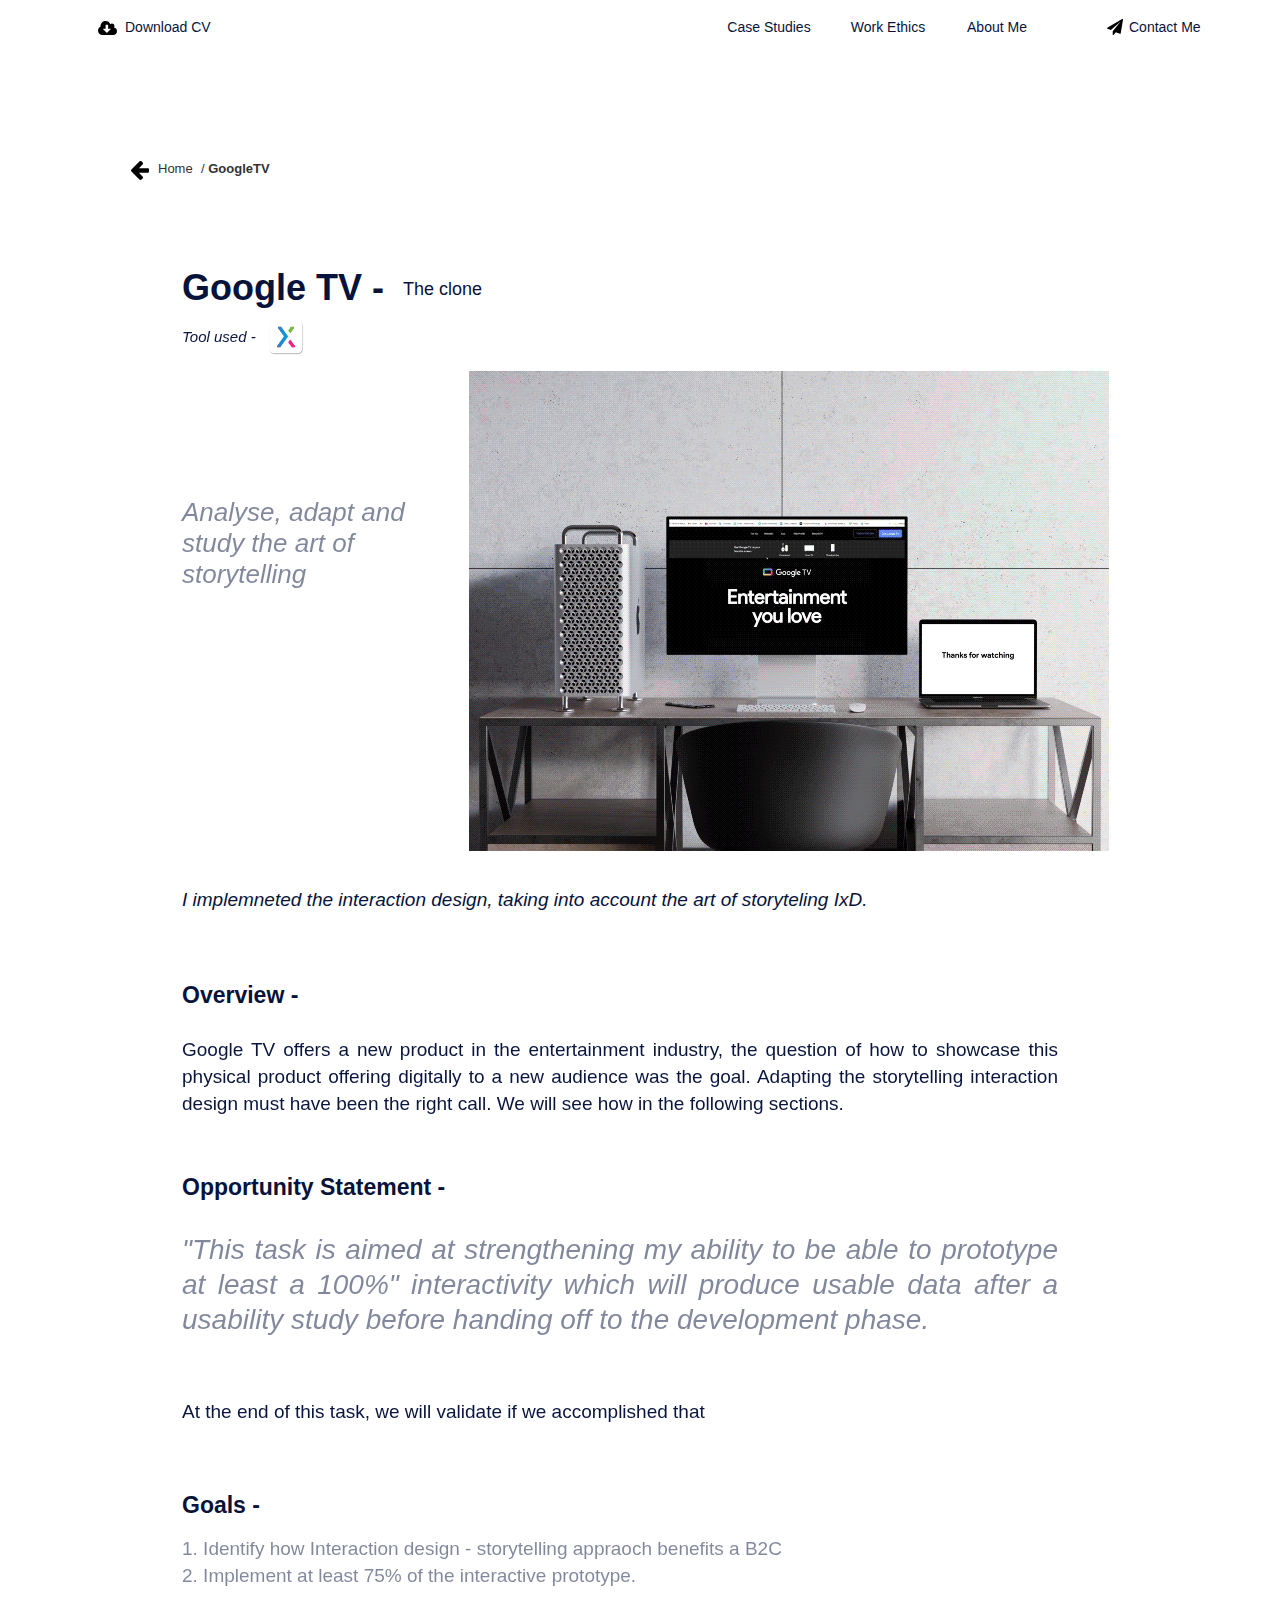
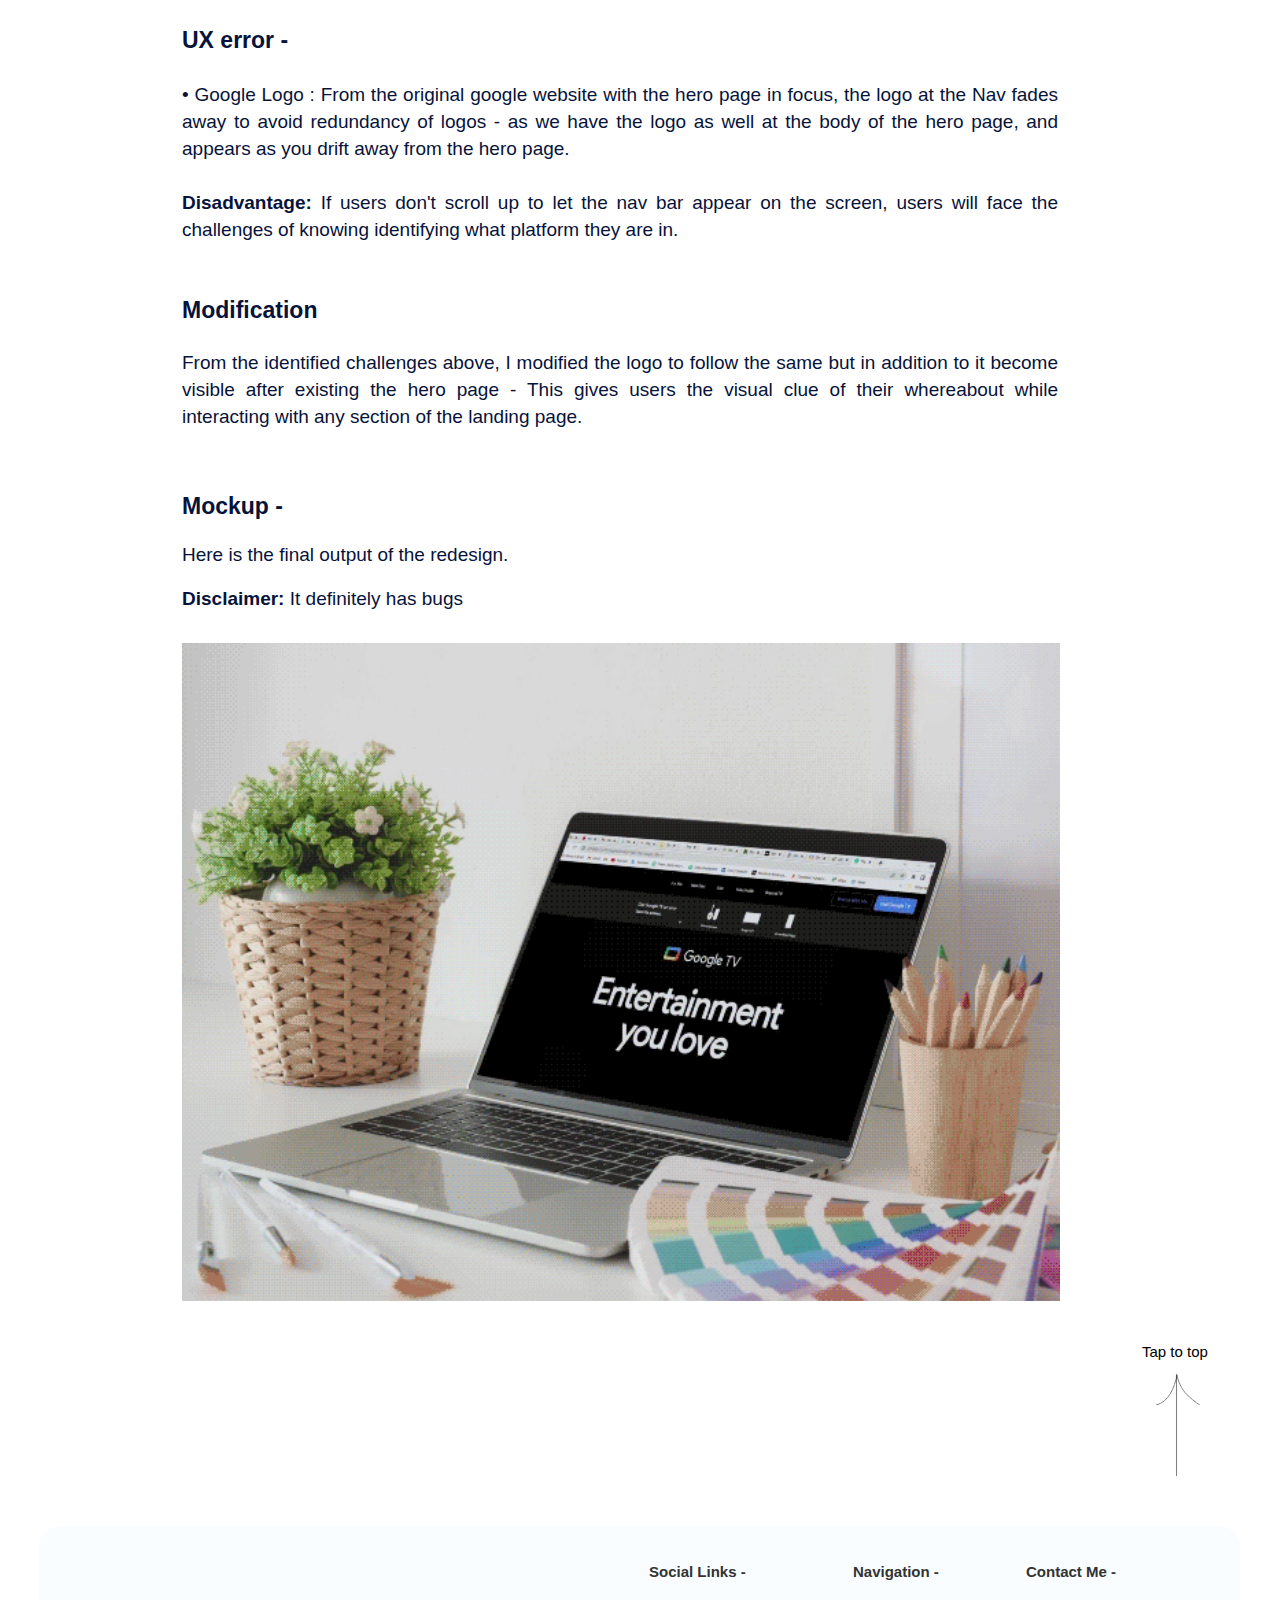
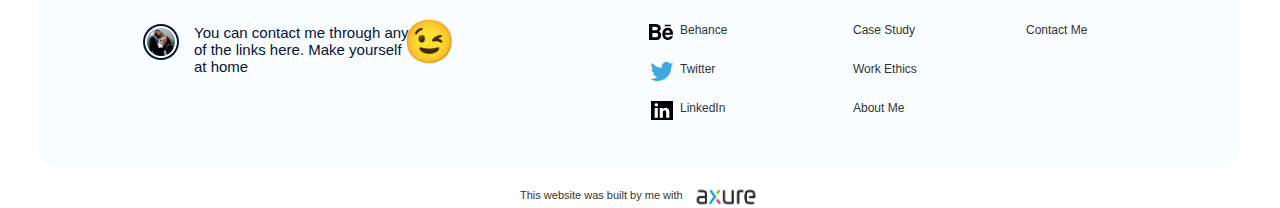
<file: googletv.html>
﻿<!DOCTYPE html>
<html>
  <head>
    <title>GoogleTV</title>
    <meta http-equiv="X-UA-Compatible" content="IE=edge"/>
    <meta http-equiv="content-type" content="text/html; charset=utf-8"/>
    <link href="resources/css/axure_rp_page.css" type="text/css" rel="stylesheet"/>
    <link href="data/styles.css" type="text/css" rel="stylesheet"/>
    <link href="files/googletv/styles.css" type="text/css" rel="stylesheet"/>
    <script src="resources/scripts/jquery-3.2.1.min.js"></script>
    <script src="resources/scripts/axure/axQuery.js"></script>
    <script src="resources/scripts/axure/globals.js"></script>
    <script src="resources/scripts/axutils.js"></script>
    <script src="resources/scripts/axure/annotation.js"></script>
    <script src="resources/scripts/axure/axQuery.std.js"></script>
    <script src="resources/scripts/axure/doc.js"></script>
    <script src="resources/scripts/messagecenter.js"></script>
    <script src="resources/scripts/axure/events.js"></script>
    <script src="resources/scripts/axure/recording.js"></script>
    <script src="resources/scripts/axure/action.js"></script>
    <script src="resources/scripts/axure/expr.js"></script>
    <script src="resources/scripts/axure/geometry.js"></script>
    <script src="resources/scripts/axure/flyout.js"></script>
    <script src="resources/scripts/axure/model.js"></script>
    <script src="resources/scripts/axure/repeater.js"></script>
    <script src="resources/scripts/axure/sto.js"></script>
    <script src="resources/scripts/axure/utils.temp.js"></script>
    <script src="resources/scripts/axure/variables.js"></script>
    <script src="resources/scripts/axure/drag.js"></script>
    <script src="resources/scripts/axure/move.js"></script>
    <script src="resources/scripts/axure/visibility.js"></script>
    <script src="resources/scripts/axure/style.js"></script>
    <script src="resources/scripts/axure/adaptive.js"></script>
    <script src="resources/scripts/axure/tree.js"></script>
    <script src="resources/scripts/axure/init.temp.js"></script>
    <script src="resources/scripts/axure/legacy.js"></script>
    <script src="resources/scripts/axure/viewer.js"></script>
    <script src="resources/scripts/axure/math.js"></script>
    <script src="resources/scripts/axure/jquery.nicescroll.min.js"></script>
    <script src="data/document.js"></script>
    <script src="files/googletv/data.js"></script>
    <script type="text/javascript">
      $axure.utils.getTransparentGifPath = function() { return 'resources/images/transparent.gif'; };
      $axure.utils.getOtherPath = function() { return 'resources/Other.html'; };
      $axure.utils.getReloadPath = function() { return 'resources/reload.html'; };
    </script>
  </head>
  <body>
    <div id="base" class="">

      <!-- Nav bar (Group) -->
      <div id="u1736" class="ax_default" data-label="Nav bar" data-left="0" data-top="0" data-width="1440" data-height="73">

        <!-- Unnamed (Rectangle) -->
        <div id="u1737" class="ax_default shape">
          <div id="u1737_div" class=""></div>
          <div id="u1737_text" class="text " style="display:none; visibility: hidden">
            <p></p>
          </div>
        </div>

        <!-- Unnamed (Rectangle) -->
        <div id="u1738" class="ax_default shape">
          <div id="u1738_div" class=""></div>
          <div id="u1738_text" class="text ">
            <p><span>Case Studies</span></p>
          </div>
        </div>

        <!-- Unnamed (Rectangle) -->
        <div id="u1739" class="ax_default shape">
          <div id="u1739_div" class=""></div>
          <div id="u1739_text" class="text ">
            <p><span>Work Ethics</span></p>
          </div>
        </div>

        <!-- Unnamed (Rectangle) -->
        <div id="u1740" class="ax_default shape">
          <div id="u1740_div" class=""></div>
          <div id="u1740_text" class="text ">
            <p><span>About Me</span></p>
          </div>
        </div>

        <!-- Unnamed (Group) -->
        <div id="u1741" class="ax_default" data-left="58" data-top="19" data-width="121" data-height="19">

          <!-- Unnamed (Rectangle) -->
          <div id="u1742" class="ax_default shape">
            <div id="u1742_div" class=""></div>
            <div id="u1742_text" class="text ">
              <p><span>Download CV</span></p>
            </div>
          </div>

          <!-- Unnamed (Shape) -->
          <div id="u1743" class="ax_default icon">
            <img id="u1743_img" class="img " src="images/index/u16.svg"/>
            <div id="u1743_text" class="text " style="display:none; visibility: hidden">
              <p></p>
            </div>
          </div>
        </div>

        <!-- Unnamed (Group) -->
        <div id="u1744" class="ax_default" data-left="1287" data-top="19" data-width="102" data-height="19">

          <!-- Unnamed (Rectangle) -->
          <div id="u1745" class="ax_default shape">
            <div id="u1745_div" class=""></div>
            <div id="u1745_text" class="text ">
              <p><span>Contact Me</span></p>
            </div>
          </div>

          <!-- Unnamed (Shape) -->
          <div id="u1746" class="ax_default icon">
            <img id="u1746_img" class="img " src="images/index/u19.svg"/>
            <div id="u1746_text" class="text " style="display:none; visibility: hidden">
              <p></p>
            </div>
          </div>
        </div>
      </div>

      <!-- +Stickynavigation (Dynamic Panel) -->
      <div id="u1747" class="ax_default ax_default_hidden" data-label="+Stickynavigation" style="display:none; visibility: hidden">
        <div id="u1747_state0" class="panel_state" data-label="State1" style="">
          <div id="u1747_state0_content" class="panel_state_content">

            <!-- +Sticky Nav (Group) -->
            <div id="u1748" class="ax_default" data-label="+Sticky Nav" data-left="0" data-top="0" data-width="1440" data-height="73">

              <!-- Unnamed (Rectangle) -->
              <div id="u1749" class="ax_default shape">
                <div id="u1749_div" class=""></div>
                <div id="u1749_text" class="text " style="display:none; visibility: hidden">
                  <p></p>
                </div>
              </div>

              <!-- Unnamed (Rectangle) -->
              <div id="u1750" class="ax_default shape">
                <div id="u1750_div" class=""></div>
                <div id="u1750_text" class="text ">
                  <p><span>Case Studies</span></p>
                </div>
              </div>

              <!-- Unnamed (Rectangle) -->
              <div id="u1751" class="ax_default shape">
                <div id="u1751_div" class=""></div>
                <div id="u1751_text" class="text ">
                  <p><span>Work Ethics</span></p>
                </div>
              </div>

              <!-- Unnamed (Rectangle) -->
              <div id="u1752" class="ax_default shape">
                <div id="u1752_div" class=""></div>
                <div id="u1752_text" class="text ">
                  <p><span>About Me</span></p>
                </div>
              </div>

              <!-- Unnamed (Group) -->
              <div id="u1753" class="ax_default" data-left="58" data-top="19" data-width="121" data-height="19">

                <!-- Unnamed (Rectangle) -->
                <div id="u1754" class="ax_default shape">
                  <div id="u1754_div" class=""></div>
                  <div id="u1754_text" class="text ">
                    <p><span>Download CV</span></p>
                  </div>
                </div>

                <!-- Unnamed (Shape) -->
                <div id="u1755" class="ax_default icon">
                  <img id="u1755_img" class="img " src="images/index/u16.svg"/>
                  <div id="u1755_text" class="text " style="display:none; visibility: hidden">
                    <p></p>
                  </div>
                </div>
              </div>

              <!-- Unnamed (Group) -->
              <div id="u1756" class="ax_default" data-left="1287" data-top="19" data-width="102" data-height="19">

                <!-- Unnamed (Rectangle) -->
                <div id="u1757" class="ax_default shape">
                  <div id="u1757_div" class=""></div>
                  <div id="u1757_text" class="text ">
                    <p><span>Contact Me</span></p>
                  </div>
                </div>

                <!-- Unnamed (Shape) -->
                <div id="u1758" class="ax_default icon">
                  <img id="u1758_img" class="img " src="images/index/u19.svg"/>
                  <div id="u1758_text" class="text " style="display:none; visibility: hidden">
                    <p></p>
                  </div>
                </div>
              </div>
            </div>
          </div>
        </div>
      </div>

      <!-- Unnamed (Rectangle) -->
      <div id="u1759" class="ax_default shape ax_default_hidden" style="display:none; visibility: hidden">
        <div id="u1759_div" class=""></div>
        <div id="u1759_text" class="text " style="display:none; visibility: hidden">
          <p></p>
        </div>
      </div>

      <!-- Unnamed (Rectangle) -->
      <div id="u1760" class="ax_default shape ax_default_hidden" style="display:none; visibility: hidden">
        <div id="u1760_div" class=""></div>
        <div id="u1760_text" class="text " style="display:none; visibility: hidden">
          <p></p>
        </div>
      </div>

      <!-- Unnamed (Rectangle) -->
      <div id="u1761" class="ax_default shape">
        <div id="u1761_div" class=""></div>
        <div id="u1761_text" class="text ">
          <p><span>Google TV -</span></p>
        </div>
      </div>

      <!-- Unnamed (Rectangle) -->
      <div id="u1762" class="ax_default shape">
        <div id="u1762_div" class=""></div>
        <div id="u1762_text" class="text ">
          <p><span>The clone</span></p>
        </div>
      </div>

      <!-- Home (Group) -->
      <div id="u1763" class="ax_default" data-label="Home" data-left="231" data-top="151" data-width="66" data-height="20">

        <!-- Unnamed (Shape) -->
        <div id="u1764" class="ax_default icon">
          <img id="u1764_img" class="img " src="images/quickteller/u494.svg"/>
          <div id="u1764_text" class="text " style="display:none; visibility: hidden">
            <p></p>
          </div>
        </div>

        <!-- Unnamed (Rectangle) -->
        <div id="u1765" class="ax_default paragraph">
          <div id="u1765_div" class=""></div>
          <div id="u1765_text" class="text ">
            <p><span>Home</span></p>
          </div>
        </div>
      </div>

      <!-- Unnamed (Rectangle) -->
      <div id="u1766" class="ax_default paragraph">
        <div id="u1766_div" class=""></div>
        <div id="u1766_text" class="text ">
          <p><span style="font-family:'Poppins', sans-serif;font-weight:400;">/ </span><span style="font-family:'Poppins Bold', 'Poppins Regular', 'Poppins', sans-serif;font-weight:700;">GoogleTV</span></p>
        </div>
      </div>

      <!-- Unnamed (Rectangle) -->
      <div id="u1767" class="ax_default shape">
        <div id="u1767_div" class=""></div>
        <div id="u1767_text" class="text ">
          <p><span>Analyse, adapt and study the art of storytelling</span></p>
        </div>
      </div>

      <!-- Unnamed (Rectangle) -->
      <div id="u1768" class="ax_default shape">
        <div id="u1768_div" class=""></div>
        <div id="u1768_text" class="text ">
          <p><span>Tool used -</span></p>
        </div>
      </div>

      <!-- Unnamed (Rectangle) -->
      <div id="u1769" class="ax_default shape">
        <div id="u1769_div" class=""></div>
        <div id="u1769_text" class="text ">
          <p><span>I implemneted the interaction design, taking into account the art of storyteling IxD.</span></p>
        </div>
      </div>

      <!-- Unnamed (Rectangle) -->
      <div id="u1770" class="ax_default shape">
        <div id="u1770_div" class=""></div>
        <div id="u1770_text" class="text ">
          <p><span>Google TV offers a new product in the entertainment industry, the question of how to showcase this physical product offering digitally to a new audience was the goal. Adapting the storytelling interaction design must have been the right call. We will see how in the following sections.</span></p>
        </div>
      </div>

      <!-- Unnamed (Rectangle) -->
      <div id="u1771" class="ax_default shape">
        <div id="u1771_div" class=""></div>
        <div id="u1771_text" class="text ">
          <p><span>Overview - </span></p>
        </div>
      </div>

      <!-- Unnamed (Rectangle) -->
      <div id="u1772" class="ax_default shape">
        <div id="u1772_div" class=""></div>
        <div id="u1772_text" class="text ">
          <p><span>Opportunity Statement - </span></p>
        </div>
      </div>

      <!-- Unnamed (Rectangle) -->
      <div id="u1773" class="ax_default shape">
        <div id="u1773_div" class=""></div>
        <div id="u1773_text" class="text ">
          <p><span>&quot;This task is aimed at strengthening my ability to be able to prototype at least a 100%&quot; interactivity which will produce usable data after a usability study before handing off to the development phase.</span></p>
        </div>
      </div>

      <!-- Unnamed (Rectangle) -->
      <div id="u1774" class="ax_default shape">
        <div id="u1774_div" class=""></div>
        <div id="u1774_text" class="text ">
          <p><span>At the end of this task, we will validate if we accomplished that</span></p>
        </div>
      </div>

      <!-- Unnamed (Rectangle) -->
      <div id="u1775" class="ax_default shape">
        <div id="u1775_div" class=""></div>
        <div id="u1775_text" class="text ">
          <p><span>Goals -</span></p>
        </div>
      </div>

      <!-- Unnamed (Rectangle) -->
      <div id="u1776" class="ax_default shape">
        <div id="u1776_div" class=""></div>
        <div id="u1776_text" class="text ">
          <p><span>1. Identify how Interaction design - storytelling appraoch benefits a B2C</span></p><p><span>2. Implement at least 75% of the interactive prototype.</span></p>
        </div>
      </div>

      <!-- Unnamed (Rectangle) -->
      <div id="u1777" class="ax_default shape">
        <div id="u1777_div" class=""></div>
        <div id="u1777_text" class="text ">
          <p><span>UX error -</span></p>
        </div>
      </div>

      <!-- Unnamed (Rectangle) -->
      <div id="u1778" class="ax_default shape">
        <div id="u1778_div" class=""></div>
        <div id="u1778_text" class="text ">
          <p><span style="font-family:'AvertaStd- ☞', 'AvertaStd-Regular ☞ Regular', 'AvertaStd-Regular ☞', sans-serif;font-weight:400;">&#149; Google Logo : From the original google website with the hero page in focus, the logo at the Nav fades away to avoid redundancy of logos - as we have the logo as well at the body of the hero page, and appears as you drift away from the hero page. </span></p><p><span style="font-family:'AvertaStd- ☞', 'AvertaStd-Regular ☞ Regular', 'AvertaStd-Regular ☞', sans-serif;font-weight:400;"><br></span></p><p><span style="font-family:'AvertaStd- ☞ Bold', 'AvertaStd-Regular ☞ Regular', 'AvertaStd-Regular ☞', sans-serif;font-weight:700;">Disadvantage:</span><span style="font-family:'AvertaStd- ☞', 'AvertaStd-Regular ☞ Regular', 'AvertaStd-Regular ☞', sans-serif;font-weight:400;"> If users don't scroll up to let the nav bar appear on the screen, users will face the challenges of knowing identifying what platform they are in.</span></p>
        </div>
      </div>

      <!-- Unnamed (Rectangle) -->
      <div id="u1779" class="ax_default shape">
        <div id="u1779_div" class=""></div>
        <div id="u1779_text" class="text ">
          <p><span>Modification</span></p>
        </div>
      </div>

      <!-- Unnamed (Rectangle) -->
      <div id="u1780" class="ax_default shape">
        <div id="u1780_div" class=""></div>
        <div id="u1780_text" class="text ">
          <p><span>From the identified challenges above, I modified the logo to follow the same but in addition to it become visible after existing the hero page - This gives users the visual clue of their whereabout while interacting with any section of the landing page.</span></p>
        </div>
      </div>

      <!-- Unnamed (Rectangle) -->
      <div id="u1781" class="ax_default shape">
        <div id="u1781_div" class=""></div>
        <div id="u1781_text" class="text ">
          <p><span>Mockup -</span></p>
        </div>
      </div>

      <!-- Unnamed (Rectangle) -->
      <div id="u1782" class="ax_default shape">
        <div id="u1782_div" class=""></div>
        <div id="u1782_text" class="text ">
          <p><span>Here is the final output of the redesign.</span></p>
        </div>
      </div>

      <!-- TapToTop (Group) -->
      <div id="u1783" class="ax_default" data-label="TapToTop" data-left="1291" data-top="2902" data-width="68" data-height="133">

        <!-- Slide Down (Group) -->
        <div id="u1784" class="ax_default" data-label="Slide Down" data-left="1305" data-top="2933" data-width="44" data-height="102">

          <!-- Unnamed (Shape) -->
          <div id="u1785" class="ax_default shape">
            <img id="u1785_img" class="img " src="images/index/u38.svg"/>
            <div id="u1785_text" class="text " style="display:none; visibility: hidden">
              <p></p>
            </div>
          </div>

          <!-- Unnamed (Shape) -->
          <div id="u1786" class="ax_default shape">
            <img id="u1786_img" class="img " src="images/index/u39.svg"/>
            <div id="u1786_text" class="text " style="display:none; visibility: hidden">
              <p></p>
            </div>
          </div>
        </div>

        <!-- Unnamed (Rectangle) -->
        <div id="u1787" class="ax_default shape">
          <div id="u1787_div" class=""></div>
          <div id="u1787_text" class="text ">
            <p><span>Tap to top</span></p>
          </div>
        </div>
      </div>

      <!-- Footer (Group) -->
      <div id="u1788" class="ax_default" data-label="Footer" data-left="-1" data-top="3076" data-width="1440" data-height="242">

        <!-- Rectangle 6 (Rectangle) -->
        <div id="u1789" class="ax_default shape" data-label="Rectangle 6">
          <div id="u1789_div" class=""></div>
          <div id="u1789_text" class="text " style="display:none; visibility: hidden">
            <p></p>
          </div>
        </div>

        <!-- Unnamed (Rectangle) -->
        <div id="u1790" class="ax_default shape">
          <div id="u1790_div" class=""></div>
          <div id="u1790_text" class="text ">
            <p><span>Social Links -</span></p>
          </div>
        </div>

        <!-- Unnamed (Rectangle) -->
        <div id="u1791" class="ax_default shape">
          <div id="u1791_div" class=""></div>
          <div id="u1791_text" class="text ">
            <p><span>Navigation -</span></p>
          </div>
        </div>

        <!-- Twitter (Group) -->
        <div id="u1792" class="ax_default" data-label="Twitter" data-left="738" data-top="3212" data-width="84" data-height="22">

          <!-- Unnamed (Rectangle) -->
          <div id="u1793" class="ax_default shape">
            <div id="u1793_div" class=""></div>
            <div id="u1793_text" class="text ">
              <p><span>Twitter</span></p>
            </div>
          </div>

          <!-- Unnamed (Rectangle) -->
          <div id="u1794" class="ax_default shape">
            <div id="u1794_div" class=""></div>
            <div id="u1794_text" class="text " style="display:none; visibility: hidden">
              <p></p>
            </div>
          </div>
        </div>

        <!-- Unnamed (Rectangle) -->
        <div id="u1795" class="ax_default shape">
          <div id="u1795_div" class=""></div>
          <div id="u1795_text" class="text ">
            <p><span>Case Study</span></p>
          </div>
        </div>

        <!-- Unnamed (Rectangle) -->
        <div id="u1796" class="ax_default shape">
          <div id="u1796_div" class=""></div>
          <div id="u1796_text" class="text ">
            <p><span>Work Ethics</span></p>
          </div>
        </div>

        <!-- Unnamed (Rectangle) -->
        <div id="u1797" class="ax_default shape">
          <div id="u1797_div" class=""></div>
          <div id="u1797_text" class="text ">
            <p><span>About Me</span></p>
          </div>
        </div>

        <!-- Unnamed (Rectangle) -->
        <div id="u1798" class="ax_default shape">
          <div id="u1798_div" class=""></div>
          <div id="u1798_text" class="text ">
            <p><span>Contact Me -</span></p>
          </div>
        </div>

        <!-- Behance (Group) -->
        <div id="u1799" class="ax_default" data-label="Behance" data-left="736" data-top="3173" data-width="99" data-height="22">

          <!-- Unnamed (Rectangle) -->
          <div id="u1800" class="ax_default shape">
            <div id="u1800_div" class=""></div>
            <div id="u1800_text" class="text ">
              <p><span>Behance</span></p>
            </div>
          </div>

          <!-- Unnamed (Rectangle) -->
          <div id="u1801" class="ax_default shape">
            <div id="u1801_div" class=""></div>
            <div id="u1801_text" class="text " style="display:none; visibility: hidden">
              <p></p>
            </div>
          </div>
        </div>

        <!-- LinkedIn (Group) -->
        <div id="u1802" class="ax_default" data-label="LinkedIn" data-left="738" data-top="3251" data-width="97" data-height="25">

          <!-- Unnamed (Rectangle) -->
          <div id="u1803" class="ax_default shape">
            <div id="u1803_div" class=""></div>
            <div id="u1803_text" class="text ">
              <p><span>LinkedIn</span></p>
            </div>
          </div>

          <!-- Unnamed (Rectangle) -->
          <div id="u1804" class="ax_default shape">
            <div id="u1804_div" class=""></div>
            <div id="u1804_text" class="text " style="display:none; visibility: hidden">
              <p></p>
            </div>
          </div>
        </div>

        <!-- Unnamed (Rectangle) -->
        <div id="u1805" class="ax_default shape">
          <div id="u1805_div" class=""></div>
          <div id="u1805_text" class="text ">
            <p><span>Contact Me</span></p>
          </div>
        </div>

        <!-- Ellipse 1 (Dynamic Panel) -->
        <div id="u1806" class="ax_default" data-label="Ellipse 1">
          <div id="u1806_state0" class="panel_state" data-label="State1" style="">
            <div id="u1806_state0_content" class="panel_state_content">

              <!-- Sam 1 (Rectangle) -->
              <div id="u1807" class="ax_default shape" data-label="Sam 1">
                <div id="u1807_div" class=""></div>
                <div id="u1807_text" class="text " style="display:none; visibility: hidden">
                  <p></p>
                </div>
              </div>
            </div>
          </div>
        </div>

        <!-- Ellipse 2 (Shape) -->
        <div id="u1808" class="ax_default shape" data-label="Ellipse 2">
          <img id="u1808_img" class="img " src="images/index/ellipse_2_u78.svg"/>
          <div id="u1808_text" class="text " style="display:none; visibility: hidden">
            <p></p>
          </div>
        </div>

        <!-- Unnamed (Rectangle) -->
        <div id="u1809" class="ax_default shape">
          <div id="u1809_div" class=""></div>
          <div id="u1809_text" class="text ">
            <p><span>You can contact me through any of the links here. Make yourself at home&nbsp; </span></p>
          </div>
        </div>

        <!-- Unnamed (Rectangle) -->
        <div id="u1810" class="ax_default shape">
          <div id="u1810_div" class=""></div>
          <div id="u1810_text" class="text ">
            <p><span>😉</span></p>
          </div>
        </div>
      </div>

      <!-- Unnamed (Group) -->
      <div id="u1811" class="ax_default" data-left="599" data-top="3336" data-width="240" data-height="22">

        <!-- Unnamed (Rectangle) -->
        <div id="u1812" class="ax_default shape">
          <div id="u1812_div" class=""></div>
          <div id="u1812_text" class="text ">
            <p><span>This website was built by me with </span></p>
          </div>
        </div>

        <!-- Unnamed (Rectangle) -->
        <div id="u1813" class="ax_default shape">
          <div id="u1813_div" class=""></div>
          <div id="u1813_text" class="text " style="display:none; visibility: hidden">
            <p></p>
          </div>
        </div>
      </div>

      <!-- Unnamed (Rectangle) -->
      <div id="u1814" class="ax_default shape ax_default_unplaced" style="display:none; visibility: hidden">
        <div id="u1814_div" class=""></div>
        <div id="u1814_text" class="text ">
          <p><span>Google TV -</span></p>
        </div>
      </div>

      <!-- Unnamed (Rectangle) -->
      <div id="u1815" class="ax_default shape ax_default_unplaced" style="display:none; visibility: hidden">
        <div id="u1815_div" class=""></div>
        <div id="u1815_text" class="text ">
          <p><span>The clone</span></p>
        </div>
      </div>

      <!-- Unnamed (Rectangle) -->
      <div id="u1816" class="ax_default shape ax_default_unplaced" style="display:none; visibility: hidden">
        <div id="u1816_div" class=""></div>
        <div id="u1816_text" class="text ">
          <p><span>Tool used -</span></p>
        </div>
      </div>

      <!-- Unnamed (Rectangle) -->
      <div id="u1817" class="ax_default shape ax_default_unplaced" style="display:none; visibility: hidden">
        <div id="u1817_div" class=""></div>
        <div id="u1817_text" class="text ">
          <p><span>Analyse, adapt and study the art of storytelling</span></p>
        </div>
      </div>

      <!-- Unnamed (Rectangle) -->
      <div id="u1818" class="ax_default shape ax_default_unplaced" style="display:none; visibility: hidden">
        <div id="u1818_div" class=""></div>
        <div id="u1818_text" class="text ">
          <p><span>I implemneted the interaction design, taking into account the art of storyteling IxD.</span></p>
        </div>
      </div>

      <!-- Unnamed (Rectangle) -->
      <div id="u1819" class="ax_default shape ax_default_unplaced" style="display:none; visibility: hidden">
        <div id="u1819_div" class=""></div>
        <div id="u1819_text" class="text ">
          <p><span>Google TV offers a new product in the entertainment industry, the question of how to showcase this physical product offering digitally to a new audience was the goal. Adapting the storytelling interaction design must have been the right call. We will see how in the following sections.</span></p>
        </div>
      </div>

      <!-- Unnamed (Rectangle) -->
      <div id="u1820" class="ax_default shape ax_default_unplaced" style="display:none; visibility: hidden">
        <div id="u1820_div" class=""></div>
        <div id="u1820_text" class="text ">
          <p><span>Overview - </span></p>
        </div>
      </div>

      <!-- Unnamed (Rectangle) -->
      <div id="u1821" class="ax_default shape ax_default_unplaced" style="display:none; visibility: hidden">
        <div id="u1821_div" class=""></div>
        <div id="u1821_text" class="text ">
          <p><span>Opportunity Statement - </span></p>
        </div>
      </div>

      <!-- Unnamed (Rectangle) -->
      <div id="u1822" class="ax_default shape ax_default_unplaced" style="display:none; visibility: hidden">
        <div id="u1822_div" class=""></div>
        <div id="u1822_text" class="text ">
          <p><span>&quot;This task is aimed at strengthening my ability to be able to prototype at least a 100%&quot; interactivity which will produce usable data after a usability study before handing off to the development phase.</span></p>
        </div>
      </div>

      <!-- Unnamed (Rectangle) -->
      <div id="u1823" class="ax_default shape ax_default_unplaced" style="display:none; visibility: hidden">
        <div id="u1823_div" class=""></div>
        <div id="u1823_text" class="text ">
          <p><span>At the end of this task, we will validate if we accomplished that</span></p>
        </div>
      </div>

      <!-- Unnamed (Rectangle) -->
      <div id="u1824" class="ax_default shape ax_default_unplaced" style="display:none; visibility: hidden">
        <div id="u1824_div" class=""></div>
        <div id="u1824_text" class="text ">
          <p><span>Goals -</span></p>
        </div>
      </div>

      <!-- Unnamed (Rectangle) -->
      <div id="u1825" class="ax_default shape ax_default_unplaced" style="display:none; visibility: hidden">
        <div id="u1825_div" class=""></div>
        <div id="u1825_text" class="text ">
          <p><span>1. Identify how Interaction design - storytelling appraoch benefits a B2C</span></p><p><span>2. Implement at least 75% of the interactive prototype.</span></p>
        </div>
      </div>

      <!-- Unnamed (Rectangle) -->
      <div id="u1826" class="ax_default shape ax_default_unplaced" style="display:none; visibility: hidden">
        <div id="u1826_div" class=""></div>
        <div id="u1826_text" class="text ">
          <p><span>UX error -</span></p>
        </div>
      </div>

      <!-- Unnamed (Rectangle) -->
      <div id="u1827" class="ax_default shape ax_default_unplaced" style="display:none; visibility: hidden">
        <div id="u1827_div" class=""></div>
        <div id="u1827_text" class="text ">
          <p><span style="font-family:'AvertaStd- ☞', 'AvertaStd-Regular ☞ Regular', 'AvertaStd-Regular ☞', sans-serif;font-weight:400;color:#07133A;">&#149; Google Logo : From the original google website with the hero page in focus, the logo at the Nav fades away to avoid redundancy of logos - as we have the logo as well at the body of the hero page, and appears as you drift away from the hero page. </span></p><p><span style="font-family:'AvertaStd- ☞', 'AvertaStd-Regular ☞ Regular', 'AvertaStd-Regular ☞', sans-serif;font-weight:400;color:#07133A;"><br></span></p><p><span style="font-family:'AvertaStd- ☞ Bold', 'AvertaStd-Regular ☞ Regular', 'AvertaStd-Regular ☞', sans-serif;font-weight:700;color:#07133A;">Disadvantage:</span><span style="font-family:'AvertaStd- ☞', 'AvertaStd-Regular ☞ Regular', 'AvertaStd-Regular ☞', sans-serif;font-weight:400;color:#07133A;"> If users don't scroll up to let the nav bar appear on the screen, users will face the challenges of knowing identifying what platform they are in.</span></p>
        </div>
      </div>

      <!-- Unnamed (Rectangle) -->
      <div id="u1828" class="ax_default shape ax_default_unplaced" style="display:none; visibility: hidden">
        <div id="u1828_div" class=""></div>
        <div id="u1828_text" class="text ">
          <p><span>Modification</span></p>
        </div>
      </div>

      <!-- Unnamed (Rectangle) -->
      <div id="u1829" class="ax_default shape ax_default_unplaced" style="display:none; visibility: hidden">
        <div id="u1829_div" class=""></div>
        <div id="u1829_text" class="text ">
          <p><span>From the identified challenges above, I modified the logo to follow the same but in addition to it become visible after existing the hero page - This gives users the visual clue of their whereabout while interacting with any section of the landing page.</span></p>
        </div>
      </div>

      <!-- Unnamed (Rectangle) -->
      <div id="u1830" class="ax_default shape ax_default_unplaced" style="display:none; visibility: hidden">
        <div id="u1830_div" class=""></div>
        <div id="u1830_text" class="text ">
          <p><span>Mockup -</span></p>
        </div>
      </div>

      <!-- Unnamed (Rectangle) -->
      <div id="u1831" class="ax_default shape ax_default_unplaced" style="display:none; visibility: hidden">
        <div id="u1831_div" class=""></div>
        <div id="u1831_text" class="text ">
          <p><span>Here is the final output of the redesign.</span></p>
        </div>
      </div>

      <!-- Unnamed (NAV_APP) -->

      <!-- NAV_APP (Dynamic Panel) -->
      <div id="u1833" class="ax_default ax_default_unplaced" data-label="NAV_APP">
        <div id="u1833_state0" class="panel_state" data-label="State1" style="">
          <div id="u1833_state0_content" class="panel_state_content">

            <!-- Unnamed (Group) -->
            <div id="u1834" class="ax_default" data-left="0" data-top="0" data-width="1000" data-height="309">

              <!-- Unnamed (Rectangle) -->
              <div id="u1835" class="ax_default shape">
                <div id="u1835_div" class=""></div>
                <div id="u1835_text" class="text " style="display:none; visibility: hidden">
                  <p></p>
                </div>
              </div>

              <!-- Bars (Group) -->
              <div id="u1836" class="ax_default" data-label="Bars" data-left="473" data-top="132" data-width="55" data-height="46">

                <!-- Unnamed (Shape) -->
                <div id="u1837" class="ax_default icon">
                  <img id="u1837_img" class="img " src="images/index/u261.svg"/>
                  <div id="u1837_text" class="text " style="display:none; visibility: hidden">
                    <p></p>
                  </div>
                </div>

                <!-- Unnamed (Shape) -->
                <div id="u1838" class="ax_default icon">
                  <img id="u1838_img" class="img " src="images/index/u261.svg"/>
                  <div id="u1838_text" class="text " style="display:none; visibility: hidden">
                    <p></p>
                  </div>
                </div>

                <!-- Unnamed (Shape) -->
                <div id="u1839" class="ax_default icon">
                  <img id="u1839_img" class="img " src="images/index/u261.svg"/>
                  <div id="u1839_text" class="text " style="display:none; visibility: hidden">
                    <p></p>
                  </div>
                </div>
              </div>
            </div>
          </div>
        </div>
        <div id="u1833_state1" class="panel_state" data-label="State2" style="visibility: hidden;">
          <div id="u1833_state1_content" class="panel_state_content">

            <!-- Unnamed (Group) -->
            <div id="u1840" class="ax_default" data-left="0" data-top="0" data-width="1000" data-height="1234">

              <!-- Unnamed (Rectangle) -->
              <div id="u1841" class="ax_default shape">
                <div id="u1841_div" class=""></div>
                <div id="u1841_text" class="text " style="display:none; visibility: hidden">
                  <p></p>
                </div>
              </div>

              <!-- Bars (Group) -->
              <div id="u1842" class="ax_default" data-label="Bars" data-left="470.397517770294" data-top="132.653607119095" data-width="57.2049644594125" data-height="51.6927857618108">

                <!-- Unnamed (Shape) -->
                <div id="u1843" class="ax_default icon">
                  <img id="u1843_img" class="img " src="images/index/u267.svg"/>
                  <div id="u1843_text" class="text " style="display:none; visibility: hidden">
                    <p></p>
                  </div>
                </div>

                <!-- Unnamed (Shape) -->
                <div id="u1844" class="ax_default icon ax_default_hidden" style="display:none; visibility: hidden">
                  <img id="u1844_img" class="img " src="images/index/u268.svg"/>
                  <div id="u1844_text" class="text " style="display:none; visibility: hidden">
                    <p></p>
                  </div>
                </div>

                <!-- Unnamed (Shape) -->
                <div id="u1845" class="ax_default icon">
                  <img id="u1845_img" class="img " src="images/index/u267.svg"/>
                  <div id="u1845_text" class="text " style="display:none; visibility: hidden">
                    <p></p>
                  </div>
                </div>
              </div>

              <!-- -Download (Group) -->
              <div id="u1846" class="ax_default" data-label="-Download" data-left="0" data-top="370" data-width="1000" data-height="161">

                <!-- Unnamed (Rectangle) -->
                <div id="u1847" class="ax_default shape">
                  <div id="u1847_div" class=""></div>
                  <div id="u1847_text" class="text " style="display:none; visibility: hidden">
                    <p></p>
                  </div>
                </div>

                <!-- Unnamed (Group) -->
                <div id="u1848" class="ax_default" data-left="366" data-top="427" data-width="268" data-height="48">

                  <!-- Unnamed (Rectangle) -->
                  <div id="u1849" class="ax_default shape">
                    <div id="u1849_div" class=""></div>
                    <div id="u1849_text" class="text ">
                      <p><span style="font-size:36px;color:#000000;">Download CV</span></p>
                    </div>
                  </div>

                  <!-- Unnamed (Image) -->
                  <div id="u1850" class="ax_default image">
                    <img id="u1850_img" class="img " src="images/index/u274.png"/>
                    <div id="u1850_text" class="text " style="display:none; visibility: hidden">
                      <p></p>
                    </div>
                  </div>
                </div>
              </div>

              <!-- -CaseStudies (Group) -->
              <div id="u1851" class="ax_default" data-label="-CaseStudies" data-left="0" data-top="532" data-width="1000" data-height="161">

                <!-- Unnamed (Rectangle) -->
                <div id="u1852" class="ax_default shape">
                  <div id="u1852_div" class=""></div>
                  <div id="u1852_text" class="text " style="display:none; visibility: hidden">
                    <p></p>
                  </div>
                </div>

                <!-- Unnamed (Rectangle) -->
                <div id="u1853" class="ax_default shape">
                  <div id="u1853_div" class=""></div>
                  <div id="u1853_text" class="text ">
                    <p><span style="font-size:36px;color:#000000;">Case Studies</span></p>
                  </div>
                </div>
              </div>

              <!-- -WorkEthics (Group) -->
              <div id="u1854" class="ax_default" data-label="-WorkEthics" data-left="0" data-top="693" data-width="1000" data-height="161">

                <!-- Unnamed (Rectangle) -->
                <div id="u1855" class="ax_default shape">
                  <div id="u1855_div" class=""></div>
                  <div id="u1855_text" class="text " style="display:none; visibility: hidden">
                    <p></p>
                  </div>
                </div>

                <!-- Unnamed (Rectangle) -->
                <div id="u1856" class="ax_default shape">
                  <div id="u1856_div" class=""></div>
                  <div id="u1856_text" class="text ">
                    <p><span style="font-size:36px;color:#000000;">Work Ethics</span></p>
                  </div>
                </div>
              </div>

              <!-- -AboutMe (Group) -->
              <div id="u1857" class="ax_default" data-label="-AboutMe" data-left="0" data-top="852" data-width="1000" data-height="161">

                <!-- Unnamed (Rectangle) -->
                <div id="u1858" class="ax_default shape">
                  <div id="u1858_div" class=""></div>
                  <div id="u1858_text" class="text " style="display:none; visibility: hidden">
                    <p></p>
                  </div>
                </div>

                <!-- Unnamed (Rectangle) -->
                <div id="u1859" class="ax_default shape">
                  <div id="u1859_div" class=""></div>
                  <div id="u1859_text" class="text ">
                    <p><span style="font-size:36px;color:#000000;">About Me</span></p>
                  </div>
                </div>
              </div>

              <!-- -ContactMe (Group) -->
              <div id="u1860" class="ax_default" data-label="-ContactMe" data-left="0" data-top="1014" data-width="1000" data-height="161">

                <!-- Unnamed (Rectangle) -->
                <div id="u1861" class="ax_default shape">
                  <div id="u1861_div" class=""></div>
                  <div id="u1861_text" class="text " style="display:none; visibility: hidden">
                    <p></p>
                  </div>
                </div>

                <!-- Unnamed (Group) -->
                <div id="u1862" class="ax_default" data-left="383" data-top="1071" data-width="235" data-height="48">

                  <!-- Unnamed (Rectangle) -->
                  <div id="u1863" class="ax_default shape">
                    <div id="u1863_div" class=""></div>
                    <div id="u1863_text" class="text ">
                      <p><span style="font-size:36px;color:#000000;">Contact Me</span></p>
                    </div>
                  </div>

                  <!-- Unnamed (Image) -->
                  <div id="u1864" class="ax_default image">
                    <img id="u1864_img" class="img " src="images/index/u288.png"/>
                    <div id="u1864_text" class="text " style="display:none; visibility: hidden">
                      <p></p>
                    </div>
                  </div>
                </div>
              </div>
            </div>
          </div>
        </div>
      </div>
      <div id="u1832" style="display:none; visibility:hidden;"></div>

      <!-- Home (Group) -->
      <div id="u1865" class="ax_default ax_default_unplaced" data-label="Home" style="display:none; visibility: hidden" data-left="0" data-top="0" data-width="0" data-height="0">

        <!-- Unnamed (Shape) -->
        <div id="u1866" class="ax_default icon ax_default_unplaced" style="display:none; visibility: hidden">
          <img id="u1866_img" class="img " src="resources/images/transparent.gif"/>
          <div id="u1866_text" class="text " style="display:none; visibility: hidden">
            <p></p>
          </div>
        </div>

        <!-- Unnamed (Rectangle) -->
        <div id="u1867" class="ax_default paragraph ax_default_unplaced" style="display:none; visibility: hidden">
          <div id="u1867_div" class=""></div>
          <div id="u1867_text" class="text ">
            <p><span>Home</span></p>
          </div>
        </div>
      </div>

      <!-- Unnamed (Rectangle) -->
      <div id="u1868" class="ax_default paragraph ax_default_unplaced" style="display:none; visibility: hidden">
        <div id="u1868_div" class=""></div>
        <div id="u1868_text" class="text ">
          <p><span style="font-family:'Poppins', sans-serif;font-weight:400;">/ </span><span style="font-family:'Poppins Bold', 'Poppins Regular', 'Poppins', sans-serif;font-weight:700;">LumiQuote</span></p>
        </div>
      </div>

      <!-- Unnamed (Rectangle) -->
      <div id="u1869" class="ax_default shape ax_default_unplaced ax_default_hidden" style="display:none; visibility: hidden">
        <div id="u1869_div" class=""></div>
        <div id="u1869_text" class="text " style="display:none; visibility: hidden">
          <p></p>
        </div>
      </div>

      <!-- Unnamed (Rectangle) -->
      <div id="u1870" class="ax_default shape ax_default_unplaced ax_default_hidden" style="display:none; visibility: hidden">
        <div id="u1870_div" class=""></div>
        <div id="u1870_text" class="text " style="display:none; visibility: hidden">
          <p></p>
        </div>
      </div>

      <!-- Unnamed (Footer) -->

      <!-- Rectangle 6 (Rectangle) -->
      <div id="u1872" class="ax_default shape ax_default_unplaced" data-label="Rectangle 6">
        <div id="u1872_div" class=""></div>
        <div id="u1872_text" class="text " style="display:none; visibility: hidden">
          <p></p>
        </div>
      </div>

      <!-- Unnamed (Rectangle) -->
      <div id="u1873" class="ax_default shape ax_default_unplaced">
        <div id="u1873_div" class=""></div>
        <div id="u1873_text" class="text ">
          <p><span style="font-size:20px;">Social Links -</span></p>
        </div>
      </div>

      <!-- Unnamed (Rectangle) -->
      <div id="u1874" class="ax_default shape ax_default_unplaced">
        <div id="u1874_div" class=""></div>
        <div id="u1874_text" class="text ">
          <p><span style="font-size:20px;">Navigation -</span></p>
        </div>
      </div>

      <!-- Twitter (Group) -->
      <div id="u1875" class="ax_default ax_default_unplaced" data-label="Twitter" data-left="474" data-top="10899" data-width="82" data-height="22">

        <!-- Unnamed (Rectangle) -->
        <div id="u1876" class="ax_default shape">
          <div id="u1876_div" class=""></div>
          <div id="u1876_text" class="text ">
            <p><span style="font-size:18px;">Twitter</span></p>
          </div>
        </div>

        <!-- Unnamed (Rectangle) -->
        <div id="u1877" class="ax_default shape">
          <div id="u1877_div" class=""></div>
          <div id="u1877_text" class="text " style="display:none; visibility: hidden">
            <p></p>
          </div>
        </div>
      </div>

      <!-- Unnamed (Rectangle) -->
      <div id="u1878" class="ax_default shape ax_default_unplaced">
        <div id="u1878_div" class=""></div>
        <div id="u1878_text" class="text ">
          <p><span style="font-size:18px;">Case Study</span></p>
        </div>
      </div>

      <!-- Unnamed (Rectangle) -->
      <div id="u1879" class="ax_default shape ax_default_unplaced">
        <div id="u1879_div" class=""></div>
        <div id="u1879_text" class="text ">
          <p><span style="font-size:18px;">Work Ethics</span></p>
        </div>
      </div>

      <!-- Unnamed (Rectangle) -->
      <div id="u1880" class="ax_default shape ax_default_unplaced">
        <div id="u1880_div" class=""></div>
        <div id="u1880_text" class="text ">
          <p><span style="font-size:18px;">About Me</span></p>
        </div>
      </div>

      <!-- Unnamed (Rectangle) -->
      <div id="u1881" class="ax_default shape ax_default_unplaced">
        <div id="u1881_div" class=""></div>
        <div id="u1881_text" class="text ">
          <p><span style="font-size:20px;">Contact Me -</span></p>
        </div>
      </div>

      <!-- Behance (Group) -->
      <div id="u1882" class="ax_default ax_default_unplaced" data-label="Behance" data-left="474" data-top="10863" data-width="99" data-height="22">

        <!-- Unnamed (Rectangle) -->
        <div id="u1883" class="ax_default shape">
          <div id="u1883_div" class=""></div>
          <div id="u1883_text" class="text ">
            <p><span style="font-size:18px;">Behance</span></p>
          </div>
        </div>

        <!-- Unnamed (Rectangle) -->
        <div id="u1884" class="ax_default shape">
          <div id="u1884_div" class=""></div>
          <div id="u1884_text" class="text " style="display:none; visibility: hidden">
            <p></p>
          </div>
        </div>
      </div>

      <!-- LinkedIn (Group) -->
      <div id="u1885" class="ax_default ax_default_unplaced" data-label="LinkedIn" data-left="474" data-top="10935" data-width="96" data-height="22">

        <!-- Unnamed (Rectangle) -->
        <div id="u1886" class="ax_default shape">
          <div id="u1886_div" class=""></div>
          <div id="u1886_text" class="text ">
            <p><span style="font-size:18px;">LinkedIn</span></p>
          </div>
        </div>

        <!-- Unnamed (Rectangle) -->
        <div id="u1887" class="ax_default shape">
          <div id="u1887_div" class=""></div>
          <div id="u1887_text" class="text " style="display:none; visibility: hidden">
            <p></p>
          </div>
        </div>
      </div>

      <!-- Unnamed (Rectangle) -->
      <div id="u1888" class="ax_default shape ax_default_unplaced">
        <div id="u1888_div" class=""></div>
        <div id="u1888_text" class="text ">
          <p><span style="font-size:18px;">Contact Me</span></p>
        </div>
      </div>

      <!-- Ellipse 2 (Shape) -->
      <div id="u1889" class="ax_default shape ax_default_unplaced" data-label="Ellipse 2">
        <img id="u1889_img" class="img " src="images/quickteller/ellipse_2_u785.svg"/>
        <div id="u1889_text" class="text " style="display:none; visibility: hidden">
          <p></p>
        </div>
      </div>

      <!-- Unnamed (Rectangle) -->
      <div id="u1890" class="ax_default shape ax_default_unplaced">
        <div id="u1890_div" class=""></div>
        <div id="u1890_text" class="text ">
          <p><span style="font-size:20px;">You can contact me through any of the links here. Make yourself at home&nbsp; </span></p>
        </div>
      </div>

      <!-- Unnamed (Rectangle) -->
      <div id="u1891" class="ax_default shape ax_default_unplaced">
        <div id="u1891_div" class=""></div>
        <div id="u1891_text" class="text ">
          <p><span style="font-size:20px;">😉</span></p>
        </div>
      </div>

      <!-- Unnamed (Group) -->
      <div id="u1892" class="ax_default ax_default_unplaced" data-left="351" data-top="11030" data-width="318" data-height="22">

        <!-- Unnamed (Rectangle) -->
        <div id="u1893" class="ax_default shape">
          <div id="u1893_div" class=""></div>
          <div id="u1893_text" class="text ">
            <p><span style="font-size:16px;">This website was built by me with </span></p>
          </div>
        </div>

        <!-- Unnamed (Rectangle) -->
        <div id="u1894" class="ax_default shape">
          <div id="u1894_div" class=""></div>
          <div id="u1894_text" class="text " style="display:none; visibility: hidden">
            <p></p>
          </div>
        </div>
      </div>
      <div id="u1871" style="display:none; visibility:hidden;"></div>

      <!-- Unnamed (Group) -->
      <div id="u1895" class="ax_default ax_default_unplaced" style="display:none; visibility: hidden" data-left="0" data-top="0" data-width="0" data-height="0">

        <!-- Unnamed (Ellipse) -->
        <div id="u1896" class="ax_default shape ax_default_unplaced" style="display:none; visibility: hidden">
          <img id="u1896_img" class="img " src="resources/images/transparent.gif"/>
          <div id="u1896_text" class="text " style="display:none; visibility: hidden">
            <p></p>
          </div>
        </div>

        <!-- Unnamed (Rectangle) -->
        <div id="u1897" class="ax_default shape ax_default_unplaced" style="display:none; visibility: hidden">
          <div id="u1897_div" class=""></div>
          <div id="u1897_text" class="text ">
            <p><span>Tap to Top</span></p>
          </div>
        </div>

        <!-- Unnamed (Ellipse) -->
        <div id="u1898" class="ax_default shape ax_default_unplaced" style="display:none; visibility: hidden">
          <img id="u1898_img" class="img " src="resources/images/transparent.gif"/>
          <div id="u1898_text" class="text " style="display:none; visibility: hidden">
            <p></p>
          </div>
        </div>
      </div>

      <!-- TapTO (Hot Spot) -->
      <div id="u1899" class="ax_default ax_default_unplaced" data-label="TapTO" style="display:none; visibility: hidden">
      </div>

      <!-- Unnamed (Rectangle) -->
      <div id="u1900" class="ax_default shape ax_default_unplaced ax_default_hidden" style="display:none; visibility: hidden">
        <div id="u1900_div" class=""></div>
        <div id="u1900_text" class="text " style="display:none; visibility: hidden">
          <p></p>
        </div>
      </div>

      <!-- Unnamed (Image) -->
      <div id="u1901" class="ax_default image">
        <img id="u1901_img" class="img " src="images/index/u155.png"/>
        <div id="u1901_text" class="text " style="display:none; visibility: hidden">
          <p></p>
        </div>
      </div>

      <!-- Unnamed (Image) -->
      <div id="u1902" class="ax_default image">
        <img id="u1902_img" class="img " src="images/googletv/u1902.png"/>
        <div id="u1902_text" class="text " style="display:none; visibility: hidden">
          <p></p>
        </div>
      </div>

      <!-- Unnamed (Rectangle) -->
      <div id="u1903" class="ax_default shape">
        <div id="u1903_div" class=""></div>
        <div id="u1903_text" class="text ">
          <p><span style="font-family:'AvertaStd- ☞ Bold', 'AvertaStd-Regular ☞ Regular', 'AvertaStd-Regular ☞', sans-serif;font-weight:700;">Disclaimer:</span><span style="font-family:'AvertaStd- ☞', 'AvertaStd-Regular ☞ Regular', 'AvertaStd-Regular ☞', sans-serif;font-weight:400;"> It definitely has bugs</span></p>
        </div>
      </div>

      <!-- Unnamed (Image) -->
      <div id="u1904" class="ax_default image">
        <img id="u1904_img" class="img " src="images/index/google_u147.png"/>
        <div id="u1904_text" class="text " style="display:none; visibility: hidden">
          <p></p>
        </div>
      </div>

      <!-- Unnamed (Rectangle) -->
      <div id="u1905" class="ax_default shape ax_default_unplaced" style="display:none; visibility: hidden">
        <div id="u1905_div" class=""></div>
        <div id="u1905_text" class="text ">
          <p><span>Google TV -</span></p>
        </div>
      </div>

      <!-- Unnamed (Rectangle) -->
      <div id="u1906" class="ax_default shape ax_default_unplaced" style="display:none; visibility: hidden">
        <div id="u1906_div" class=""></div>
        <div id="u1906_text" class="text ">
          <p><span>The clone</span></p>
        </div>
      </div>

      <!-- Home (Group) -->
      <div id="u1907" class="ax_default ax_default_unplaced" data-label="Home" style="display:none; visibility: hidden" data-left="0" data-top="0" data-width="0" data-height="0">

        <!-- Unnamed (Shape) -->
        <div id="u1908" class="ax_default icon ax_default_unplaced" style="display:none; visibility: hidden">
          <img id="u1908_img" class="img " src="resources/images/transparent.gif"/>
          <div id="u1908_text" class="text " style="display:none; visibility: hidden">
            <p></p>
          </div>
        </div>

        <!-- Unnamed (Rectangle) -->
        <div id="u1909" class="ax_default paragraph ax_default_unplaced" style="display:none; visibility: hidden">
          <div id="u1909_div" class=""></div>
          <div id="u1909_text" class="text ">
            <p><span>Home</span></p>
          </div>
        </div>
      </div>

      <!-- Unnamed (Rectangle) -->
      <div id="u1910" class="ax_default paragraph ax_default_unplaced" style="display:none; visibility: hidden">
        <div id="u1910_div" class=""></div>
        <div id="u1910_text" class="text ">
          <p><span style="font-family:'Poppins', sans-serif;font-weight:400;">/ </span><span style="font-family:'Poppins Bold', 'Poppins Regular', 'Poppins', sans-serif;font-weight:700;">GoogleTV</span></p>
        </div>
      </div>

      <!-- Unnamed (Rectangle) -->
      <div id="u1911" class="ax_default shape ax_default_unplaced" style="display:none; visibility: hidden">
        <div id="u1911_div" class=""></div>
        <div id="u1911_text" class="text ">
          <p><span>Analyse, adapt and study the art of storytelling</span></p>
        </div>
      </div>

      <!-- Unnamed (Rectangle) -->
      <div id="u1912" class="ax_default shape ax_default_unplaced" style="display:none; visibility: hidden">
        <div id="u1912_div" class=""></div>
        <div id="u1912_text" class="text ">
          <p><span>Tool used -</span></p>
        </div>
      </div>

      <!-- Unnamed (Rectangle) -->
      <div id="u1913" class="ax_default shape ax_default_unplaced" style="display:none; visibility: hidden">
        <div id="u1913_div" class=""></div>
        <div id="u1913_text" class="text ">
          <p><span>I implemneted the interaction design, taking into account the art of storyteling IxD.</span></p>
        </div>
      </div>

      <!-- Unnamed (Rectangle) -->
      <div id="u1914" class="ax_default shape ax_default_unplaced" style="display:none; visibility: hidden">
        <div id="u1914_div" class=""></div>
        <div id="u1914_text" class="text ">
          <p><span>Google TV offers a new product in the entertainment industry, the question of how to showcase this physical product offering digitally to a new audience was the goal. Adapting the storytelling interaction design must have been the right call. We will see how in the following sections.</span></p>
        </div>
      </div>

      <!-- Unnamed (Rectangle) -->
      <div id="u1915" class="ax_default shape ax_default_unplaced" style="display:none; visibility: hidden">
        <div id="u1915_div" class=""></div>
        <div id="u1915_text" class="text ">
          <p><span>Overview - </span></p>
        </div>
      </div>

      <!-- Unnamed (Rectangle) -->
      <div id="u1916" class="ax_default shape ax_default_unplaced" style="display:none; visibility: hidden">
        <div id="u1916_div" class=""></div>
        <div id="u1916_text" class="text ">
          <p><span>Opportunity Statement - </span></p>
        </div>
      </div>

      <!-- Unnamed (Rectangle) -->
      <div id="u1917" class="ax_default shape ax_default_unplaced" style="display:none; visibility: hidden">
        <div id="u1917_div" class=""></div>
        <div id="u1917_text" class="text ">
          <p><span>&quot;This task is aimed at strengthening my ability to be able to prototype at least a 100%&quot; interactivity which will produce usable data after a usability study before handing off to the development phase.</span></p>
        </div>
      </div>

      <!-- Unnamed (Rectangle) -->
      <div id="u1918" class="ax_default shape ax_default_unplaced" style="display:none; visibility: hidden">
        <div id="u1918_div" class=""></div>
        <div id="u1918_text" class="text ">
          <p><span>At the end of this task, we will validate if we accomplished that</span></p>
        </div>
      </div>

      <!-- Unnamed (Rectangle) -->
      <div id="u1919" class="ax_default shape ax_default_unplaced" style="display:none; visibility: hidden">
        <div id="u1919_div" class=""></div>
        <div id="u1919_text" class="text ">
          <p><span>Goals -</span></p>
        </div>
      </div>

      <!-- Unnamed (Rectangle) -->
      <div id="u1920" class="ax_default shape ax_default_unplaced" style="display:none; visibility: hidden">
        <div id="u1920_div" class=""></div>
        <div id="u1920_text" class="text ">
          <p><span>1. Identify how Interaction design - storytelling appraoch benefits a B2C</span></p><p><span>2. Implement at least 75% of the interactive prototype.</span></p>
        </div>
      </div>

      <!-- Unnamed (Rectangle) -->
      <div id="u1921" class="ax_default shape ax_default_unplaced" style="display:none; visibility: hidden">
        <div id="u1921_div" class=""></div>
        <div id="u1921_text" class="text ">
          <p><span>UX error -</span></p>
        </div>
      </div>

      <!-- Unnamed (Rectangle) -->
      <div id="u1922" class="ax_default shape ax_default_unplaced" style="display:none; visibility: hidden">
        <div id="u1922_div" class=""></div>
        <div id="u1922_text" class="text ">
          <p><span style="font-family:'AvertaStd- ☞', 'AvertaStd-Regular ☞ Regular', 'AvertaStd-Regular ☞', sans-serif;font-weight:400;">&#149; Google Logo : From the original google website with the hero page in focus, the logo at the Nav fades away to avoid redundancy of logos - as we have the logo as well at the body of the hero page, and appears as you drift away from the hero page. </span></p><p><span style="font-family:'AvertaStd- ☞', 'AvertaStd-Regular ☞ Regular', 'AvertaStd-Regular ☞', sans-serif;font-weight:400;"><br></span></p><p><span style="font-family:'AvertaStd- ☞ Bold', 'AvertaStd-Regular ☞ Regular', 'AvertaStd-Regular ☞', sans-serif;font-weight:700;">Disadvantage:</span><span style="font-family:'AvertaStd- ☞', 'AvertaStd-Regular ☞ Regular', 'AvertaStd-Regular ☞', sans-serif;font-weight:400;"> If users don't scroll up to let the nav bar appear on the screen, users will face the challenges of knowing identifying what platform they are in.</span></p>
        </div>
      </div>

      <!-- Unnamed (Rectangle) -->
      <div id="u1923" class="ax_default shape ax_default_unplaced" style="display:none; visibility: hidden">
        <div id="u1923_div" class=""></div>
        <div id="u1923_text" class="text ">
          <p><span>Modification</span></p>
        </div>
      </div>

      <!-- Unnamed (Rectangle) -->
      <div id="u1924" class="ax_default shape ax_default_unplaced" style="display:none; visibility: hidden">
        <div id="u1924_div" class=""></div>
        <div id="u1924_text" class="text ">
          <p><span>From the identified challenges above, I modified the logo to follow the same but in addition to it become visible after existing the hero page - This gives users the visual clue of their whereabout while interacting with any section of the landing page.</span></p>
        </div>
      </div>

      <!-- Unnamed (Rectangle) -->
      <div id="u1925" class="ax_default shape ax_default_unplaced" style="display:none; visibility: hidden">
        <div id="u1925_div" class=""></div>
        <div id="u1925_text" class="text ">
          <p><span>Mockup -</span></p>
        </div>
      </div>

      <!-- Unnamed (Rectangle) -->
      <div id="u1926" class="ax_default shape ax_default_unplaced" style="display:none; visibility: hidden">
        <div id="u1926_div" class=""></div>
        <div id="u1926_text" class="text ">
          <p><span>Here is the final output of the redesign.</span></p>
        </div>
      </div>

      <!-- Unnamed (Image) -->
      <div id="u1927" class="ax_default image ax_default_unplaced" style="display:none; visibility: hidden">
        <img id="u1927_img" class="img " src="resources/images/transparent.gif"/>
        <div id="u1927_text" class="text " style="display:none; visibility: hidden">
          <p></p>
        </div>
      </div>

      <!-- Unnamed (Image) -->
      <div id="u1928" class="ax_default image ax_default_unplaced" style="display:none; visibility: hidden">
        <img id="u1928_img" class="img " src="resources/images/transparent.gif"/>
        <div id="u1928_text" class="text " style="display:none; visibility: hidden">
          <p></p>
        </div>
      </div>

      <!-- Unnamed (Rectangle) -->
      <div id="u1929" class="ax_default shape ax_default_unplaced" style="display:none; visibility: hidden">
        <div id="u1929_div" class=""></div>
        <div id="u1929_text" class="text ">
          <p><span style="font-family:'AvertaStd- ☞ Bold', 'AvertaStd-Regular ☞ Regular', 'AvertaStd-Regular ☞', sans-serif;font-weight:700;">Disclaimer:</span><span style="font-family:'AvertaStd- ☞', 'AvertaStd-Regular ☞ Regular', 'AvertaStd-Regular ☞', sans-serif;font-weight:400;"> It definitely has bugs</span></p>
        </div>
      </div>

      <!-- Unnamed (Image) -->
      <div id="u1930" class="ax_default image ax_default_unplaced" style="display:none; visibility: hidden">
        <img id="u1930_img" class="img " src="resources/images/transparent.gif"/>
        <div id="u1930_text" class="text " style="display:none; visibility: hidden">
          <p></p>
        </div>
      </div>

      <!-- Unnamed (Rectangle) -->
      <div id="u1931" class="ax_default shape ax_default_unplaced" style="display:none; visibility: hidden">
        <div id="u1931_div" class=""></div>
        <div id="u1931_text" class="text ">
          <p><span style="font-family:'AvertaStd- ☞ Bold', 'AvertaStd-Regular ☞ Regular', 'AvertaStd-Regular ☞', sans-serif;font-weight:700;">Disclaimer:</span><span style="font-family:'AvertaStd- ☞', 'AvertaStd-Regular ☞ Regular', 'AvertaStd-Regular ☞', sans-serif;font-weight:400;"> It definitely has bugs</span></p>
        </div>
      </div>
    </div>
    <script src="resources/scripts/axure/ios.js"></script>
  </body>
</html>
</file>
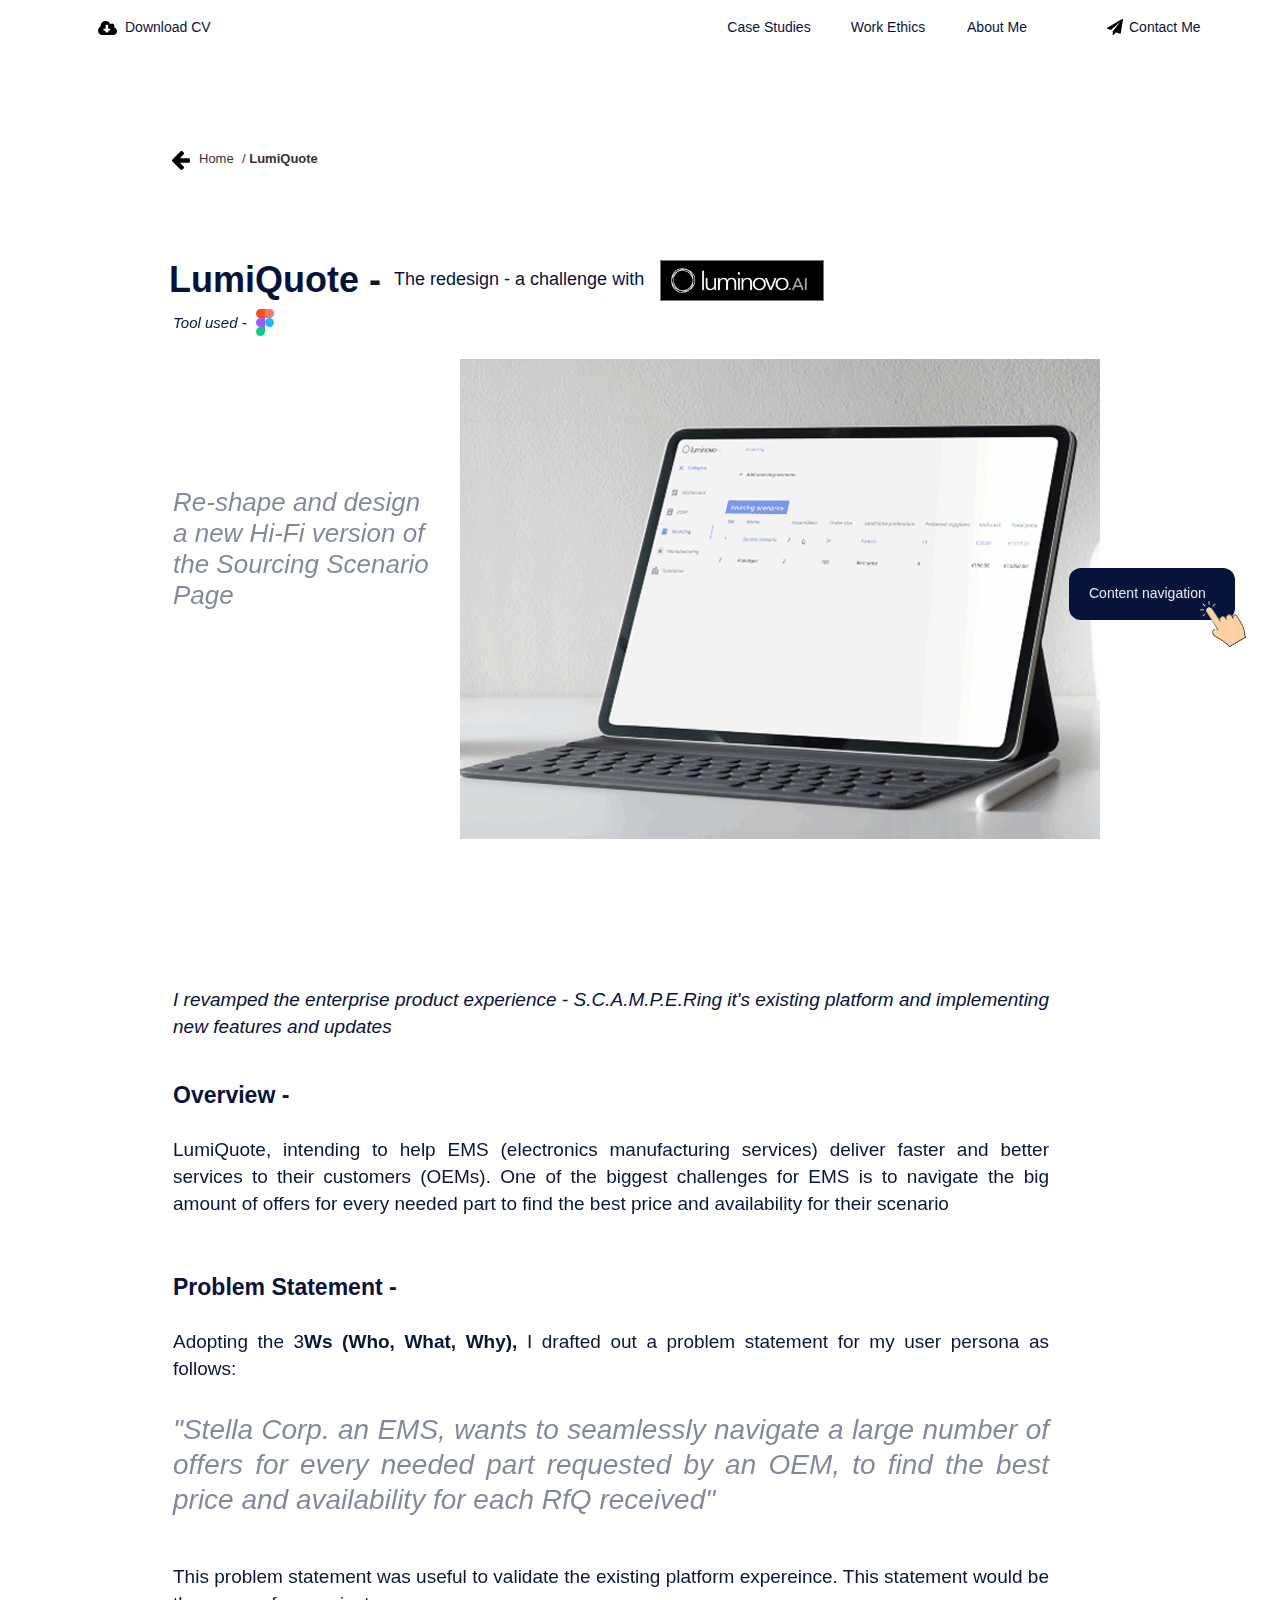
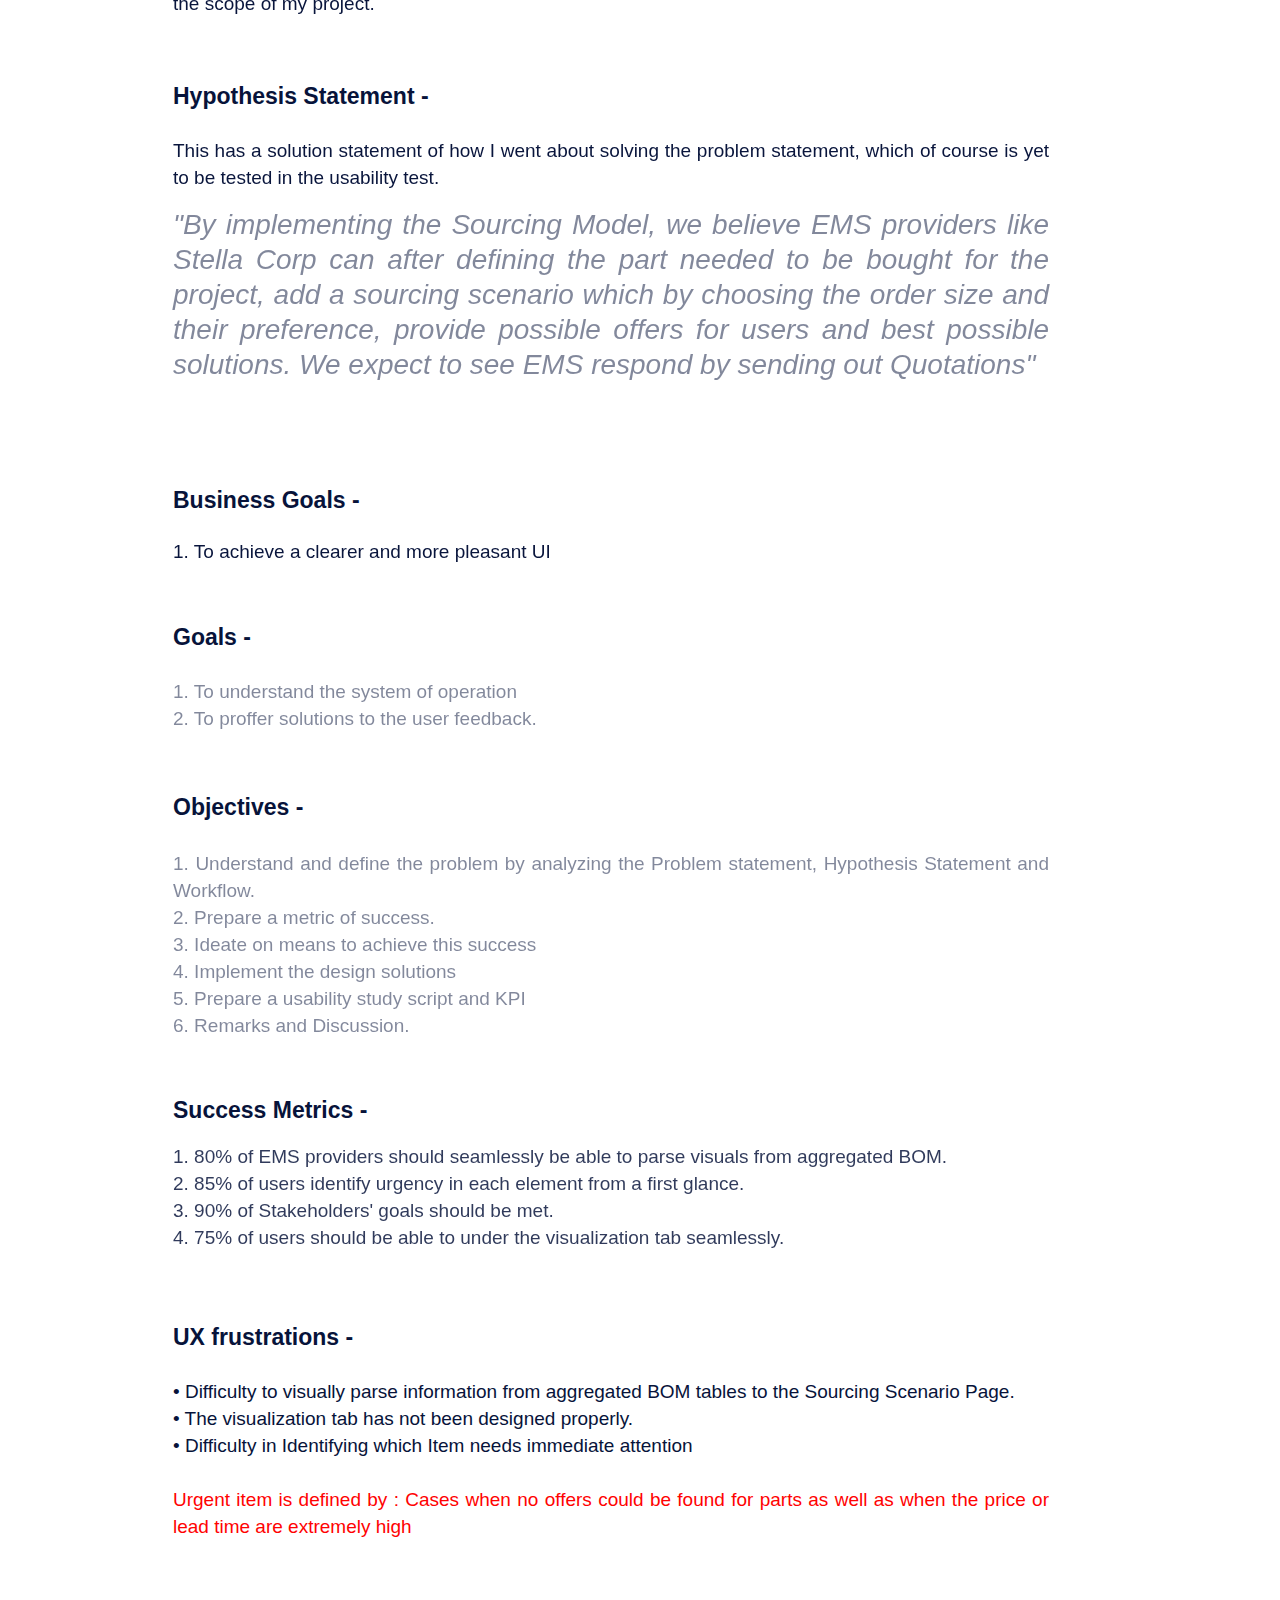
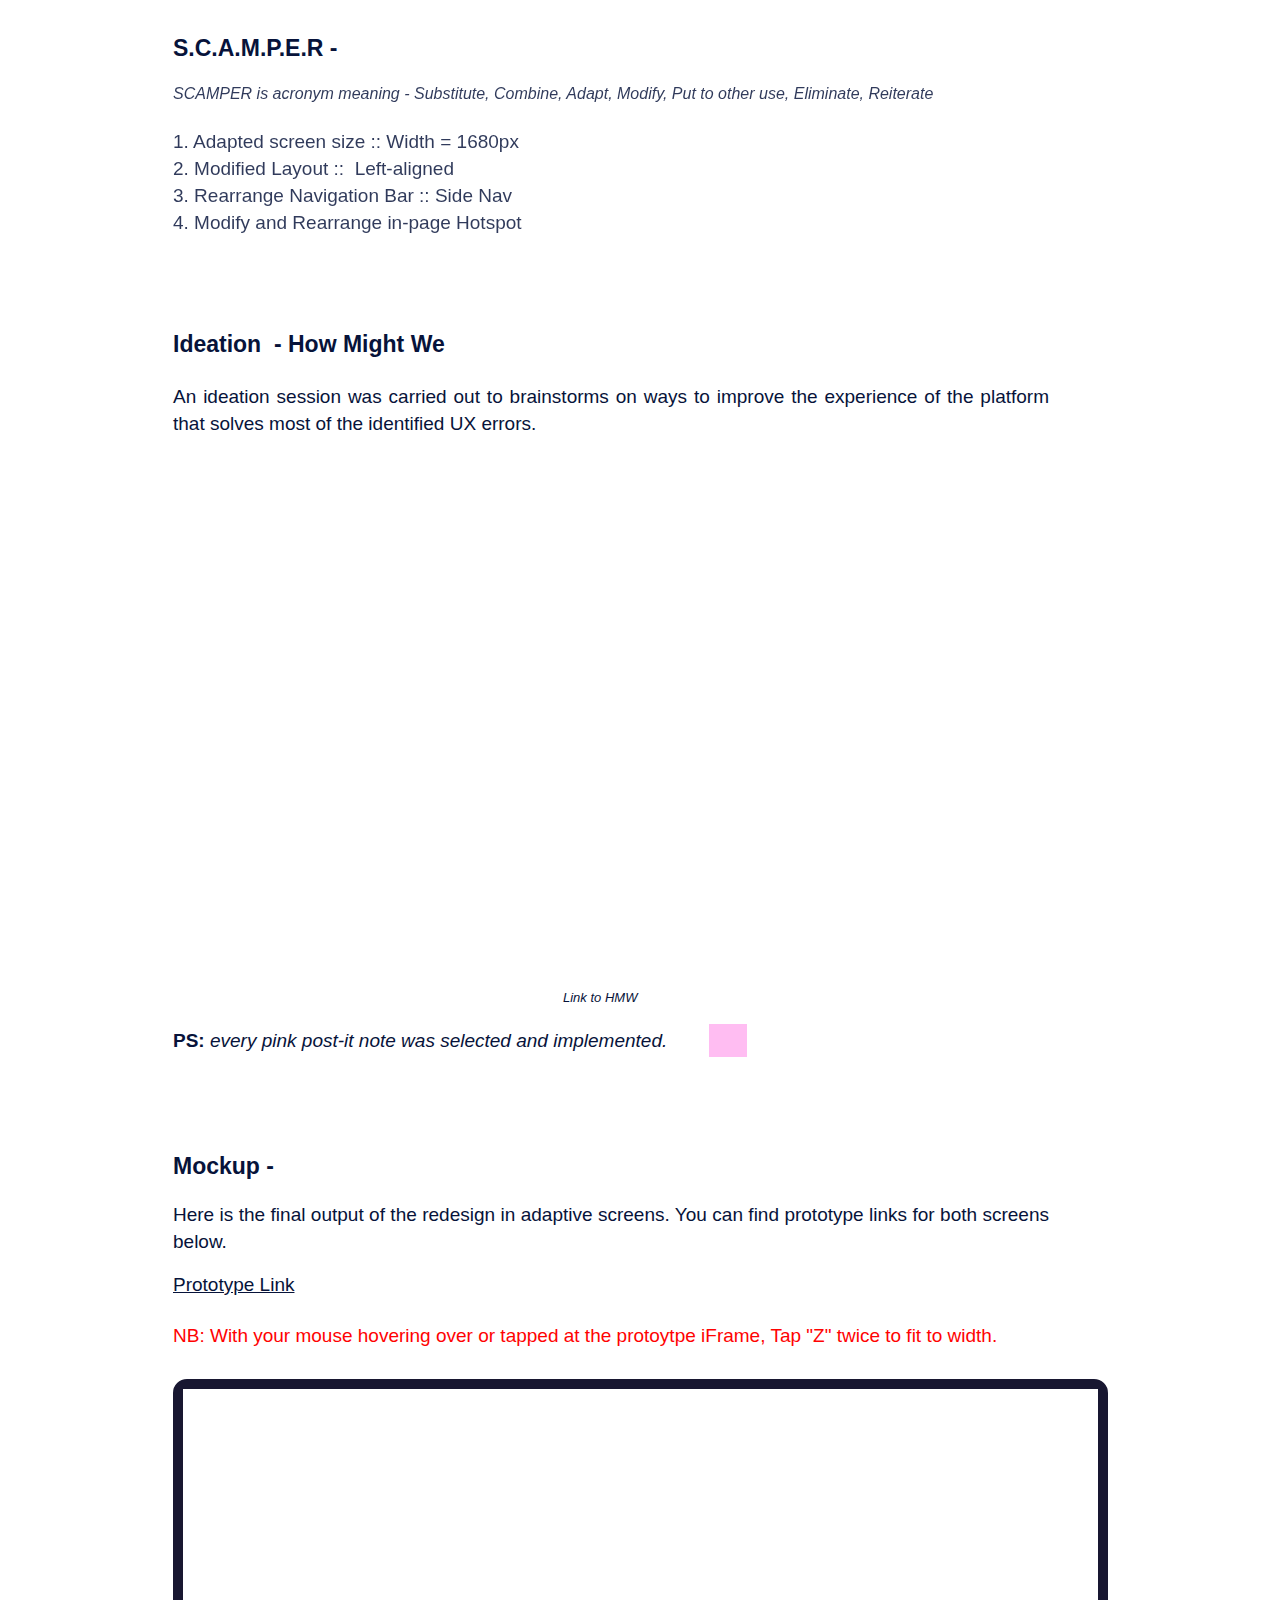
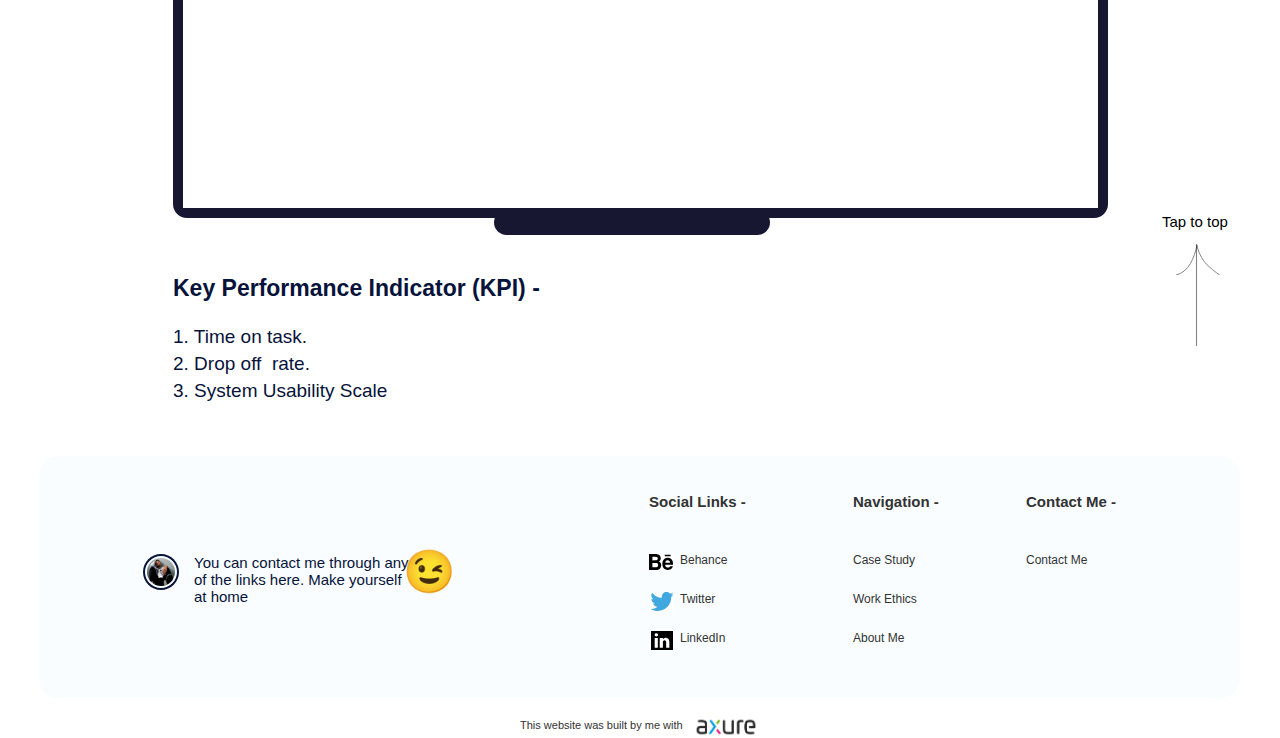
<file: lumiquote.html>
﻿<!DOCTYPE html>
<html>
  <head>
    <title>LumiQuote</title>
    <meta http-equiv="X-UA-Compatible" content="IE=edge"/>
    <meta http-equiv="content-type" content="text/html; charset=utf-8"/>
    <link href="resources/css/axure_rp_page.css" type="text/css" rel="stylesheet"/>
    <link href="data/styles.css" type="text/css" rel="stylesheet"/>
    <link href="files/lumiquote/styles.css" type="text/css" rel="stylesheet"/>
    <link href="files/lumiquote/styles_1.css" type="text/css" rel="stylesheet"/>

    <script src="resources/scripts/jquery-3.2.1.min.js"></script>
    <script src="resources/scripts/axure/axQuery.js"></script>
    <script src="resources/scripts/axure/globals.js"></script>
    <script src="resources/scripts/axutils.js"></script>
    <script src="resources/scripts/axure/annotation.js"></script>
    <script src="resources/scripts/axure/axQuery.std.js"></script>
    <script src="resources/scripts/axure/doc.js"></script>
    <script src="resources/scripts/messagecenter.js"></script>
    <script src="resources/scripts/axure/events.js"></script>
    <script src="resources/scripts/axure/recording.js"></script>
    <script src="resources/scripts/axure/action.js"></script>
    <script src="resources/scripts/axure/expr.js"></script>
    <script src="resources/scripts/axure/geometry.js"></script>
    <script src="resources/scripts/axure/flyout.js"></script>
    <script src="resources/scripts/axure/model.js"></script>
    <script src="resources/scripts/axure/repeater.js"></script>
    <script src="resources/scripts/axure/sto.js"></script>
    <script src="resources/scripts/axure/utils.temp.js"></script>
    <script src="resources/scripts/axure/variables.js"></script>
    <script src="resources/scripts/axure/drag.js"></script>
    <script src="resources/scripts/axure/move.js"></script>
    <script src="resources/scripts/axure/visibility.js"></script>
    <script src="resources/scripts/axure/style.js"></script>
    <script src="resources/scripts/axure/adaptive.js"></script>
    <script src="resources/scripts/axure/tree.js"></script>
    <script src="resources/scripts/axure/init.temp.js"></script>
    <script src="resources/scripts/axure/legacy.js"></script>
    <script src="resources/scripts/axure/viewer.js"></script>
    <script src="resources/scripts/axure/math.js"></script>
    <script src="resources/scripts/axure/jquery.nicescroll.min.js"></script>
    <script src="data/document.js"></script>
    <script src="files/lumiquote/data.js"></script>
    <script type="text/javascript">
      $axure.utils.getTransparentGifPath = function() { return 'resources/images/transparent.gif'; };
      $axure.utils.getOtherPath = function() { return 'resources/Other.html'; };
      $axure.utils.getReloadPath = function() { return 'resources/reload.html'; };
    </script>
  </head>
  <body>
    <div id="base" class="">

      <!-- Nav bar (Group) -->
      <div id="u1330" class="ax_default" data-label="Nav bar" data-left="0" data-top="0" data-width="1440" data-height="73">

        <!-- Unnamed (Rectangle) -->
        <div id="u1331" class="ax_default shape">
          <div id="u1331_div" class=""></div>
          <div id="u1331_text" class="text " style="display:none; visibility: hidden">
            <p></p>
          </div>
        </div>

        <!-- Unnamed (Rectangle) -->
        <div id="u1332" class="ax_default shape">
          <div id="u1332_div" class=""></div>
          <div id="u1332_text" class="text ">
            <p><span>Case Studies</span></p>
          </div>
        </div>

        <!-- Unnamed (Rectangle) -->
        <div id="u1333" class="ax_default shape">
          <div id="u1333_div" class=""></div>
          <div id="u1333_text" class="text ">
            <p><span>Work Ethics</span></p>
          </div>
        </div>

        <!-- Unnamed (Rectangle) -->
        <div id="u1334" class="ax_default shape">
          <div id="u1334_div" class=""></div>
          <div id="u1334_text" class="text ">
            <p><span>About Me</span></p>
          </div>
        </div>

        <!-- Unnamed (Group) -->
        <div id="u1335" class="ax_default" data-left="58" data-top="19" data-width="121" data-height="19">

          <!-- Unnamed (Rectangle) -->
          <div id="u1336" class="ax_default shape">
            <div id="u1336_div" class=""></div>
            <div id="u1336_text" class="text ">
              <p><span>Download CV</span></p>
            </div>
          </div>

          <!-- Unnamed (Shape) -->
          <div id="u1337" class="ax_default icon">
            <img id="u1337_img" class="img " src="images/index/u16.svg"/>
            <div id="u1337_text" class="text " style="display:none; visibility: hidden">
              <p></p>
            </div>
          </div>
        </div>

        <!-- Unnamed (Group) -->
        <div id="u1338" class="ax_default" data-left="1287" data-top="19" data-width="102" data-height="19">

          <!-- Unnamed (Rectangle) -->
          <div id="u1339" class="ax_default shape">
            <div id="u1339_div" class=""></div>
            <div id="u1339_text" class="text ">
              <p><span>Contact Me</span></p>
            </div>
          </div>

          <!-- Unnamed (Shape) -->
          <div id="u1340" class="ax_default icon">
            <img id="u1340_img" class="img " src="images/index/u19.svg"/>
            <div id="u1340_text" class="text " style="display:none; visibility: hidden">
              <p></p>
            </div>
          </div>
        </div>
      </div>

      <!-- +Stickynavigation (Dynamic Panel) -->
      <div id="u1341" class="ax_default ax_default_hidden" data-label="+Stickynavigation" style="display:none; visibility: hidden">
        <div id="u1341_state0" class="panel_state" data-label="State1" style="">
          <div id="u1341_state0_content" class="panel_state_content">

            <!-- +Sticky Nav (Group) -->
            <div id="u1342" class="ax_default" data-label="+Sticky Nav" data-left="0" data-top="0" data-width="1440" data-height="73">

              <!-- Unnamed (Rectangle) -->
              <div id="u1343" class="ax_default shape">
                <div id="u1343_div" class=""></div>
                <div id="u1343_text" class="text " style="display:none; visibility: hidden">
                  <p></p>
                </div>
              </div>

              <!-- Unnamed (Rectangle) -->
              <div id="u1344" class="ax_default shape">
                <div id="u1344_div" class=""></div>
                <div id="u1344_text" class="text ">
                  <p><span>Case Studies</span></p>
                </div>
              </div>

              <!-- Unnamed (Rectangle) -->
              <div id="u1345" class="ax_default shape">
                <div id="u1345_div" class=""></div>
                <div id="u1345_text" class="text ">
                  <p><span>Work Ethics</span></p>
                </div>
              </div>

              <!-- Unnamed (Rectangle) -->
              <div id="u1346" class="ax_default shape">
                <div id="u1346_div" class=""></div>
                <div id="u1346_text" class="text ">
                  <p><span>About Me</span></p>
                </div>
              </div>

              <!-- Unnamed (Group) -->
              <div id="u1347" class="ax_default" data-left="58" data-top="19" data-width="121" data-height="19">

                <!-- Unnamed (Rectangle) -->
                <div id="u1348" class="ax_default shape">
                  <div id="u1348_div" class=""></div>
                  <div id="u1348_text" class="text ">
                    <p><span>Download CV</span></p>
                  </div>
                </div>

                <!-- Unnamed (Shape) -->
                <div id="u1349" class="ax_default icon">
                  <img id="u1349_img" class="img " src="images/index/u16.svg"/>
                  <div id="u1349_text" class="text " style="display:none; visibility: hidden">
                    <p></p>
                  </div>
                </div>
              </div>

              <!-- Unnamed (Group) -->
              <div id="u1350" class="ax_default" data-left="1287" data-top="19" data-width="102" data-height="19">

                <!-- Unnamed (Rectangle) -->
                <div id="u1351" class="ax_default shape">
                  <div id="u1351_div" class=""></div>
                  <div id="u1351_text" class="text ">
                    <p><span>Contact Me</span></p>
                  </div>
                </div>

                <!-- Unnamed (Shape) -->
                <div id="u1352" class="ax_default icon">
                  <img id="u1352_img" class="img " src="images/index/u19.svg"/>
                  <div id="u1352_text" class="text " style="display:none; visibility: hidden">
                    <p></p>
                  </div>
                </div>
              </div>
            </div>
          </div>
        </div>
      </div>

      <!-- Unnamed (Rectangle) -->
      <div id="u1353" class="ax_default shape ax_default_hidden" style="display:none; visibility: hidden">
        <div id="u1353_div" class=""></div>
        <div id="u1353_text" class="text " style="display:none; visibility: hidden">
          <p></p>
        </div>
      </div>

      <!-- Unnamed (Rectangle) -->
      <div id="u1354" class="ax_default shape ax_default_hidden" style="display:none; visibility: hidden">
        <div id="u1354_div" class=""></div>
        <div id="u1354_text" class="text " style="display:none; visibility: hidden">
          <p></p>
        </div>
      </div>

      <!-- Unnamed (Rectangle) -->
      <div id="u1355" class="ax_default shape">
        <div id="u1355_div" class=""></div>
        <div id="u1355_text" class="text ">
          <p><span>LumiQuote -</span></p>
        </div>
      </div>

      <!-- Unnamed (Rectangle) -->
      <div id="u1356" class="ax_default shape">
        <div id="u1356_div" class=""></div>
        <div id="u1356_text" class="text ">
          <p><span>The redesign - a challenge with </span></p>
        </div>
      </div>

      <!-- Home (Group) -->
      <div id="u1357" class="ax_default" data-label="Home" data-left="231" data-top="151" data-width="66" data-height="20">

        <!-- Unnamed (Shape) -->
        <div id="u1358" class="ax_default icon">
          <img id="u1358_img" class="img " src="images/quickteller/u494.svg"/>
          <div id="u1358_text" class="text " style="display:none; visibility: hidden">
            <p></p>
          </div>
        </div>

        <!-- Unnamed (Rectangle) -->
        <div id="u1359" class="ax_default paragraph">
          <div id="u1359_div" class=""></div>
          <div id="u1359_text" class="text ">
            <p><span>Home</span></p>
          </div>
        </div>
      </div>

      <!-- Unnamed (Rectangle) -->
      <div id="u1360" class="ax_default paragraph">
        <div id="u1360_div" class=""></div>
        <div id="u1360_text" class="text ">
          <p><span style="font-family:'Poppins', sans-serif;font-weight:400;">/ </span><span style="font-family:'Poppins Bold', 'Poppins Regular', 'Poppins', sans-serif;font-weight:700;">LumiQuote</span></p>
        </div>
      </div>

      <!-- Unnamed (Rectangle) -->
      <div id="u1361" class="ax_default shape">
        <div id="u1361_div" class=""></div>
        <div id="u1361_text" class="text ">
          <p><span>Re-shape and design a new Hi-Fi version of the Sourcing Scenario Page</span></p><p><span><br></span></p>
        </div>
      </div>

      <!-- Unnamed (SVG) -->
      <div id="u1362" class="ax_default image">
        <img id="u1362_img" class="img " src="images/index/u88.svg"/>
        <div id="u1362_text" class="text " style="display:none; visibility: hidden">
          <p></p>
        </div>
      </div>

      <!-- Unnamed (Rectangle) -->
      <div id="u1363" class="ax_default shape">
        <div id="u1363_div" class=""></div>
        <div id="u1363_text" class="text ">
          <p><span>Tool used -</span></p>
        </div>
      </div>

      <!-- Unnamed (Rectangle) -->
      <div id="u1364" class="ax_default shape">
        <div id="u1364_div" class=""></div>
        <div id="u1364_text" class="text ">
          <p><span>I revamped the enterprise product experience - S.C.A.M.P.E.Ring it's existing platform and implementing new features and updates</span></p>
        </div>
      </div>

      <!-- Unnamed (Rectangle) -->
      <div id="u1365" class="ax_default shape">
        <div id="u1365_div" class=""></div>
        <div id="u1365_text" class="text ">
          <p><span>LumiQuote, intending to help EMS (electronics manufacturing services) deliver faster and better services to their customers (OEMs). One of the biggest challenges for EMS is to navigate the big amount of offers for every needed part to find the best price and availability for their scenario</span></p>
        </div>
      </div>

      <!-- Unnamed (Rectangle) -->
      <div id="u1366" class="ax_default shape">
        <div id="u1366_div" class=""></div>
        <div id="u1366_text" class="text ">
          <p><span>Overview - </span></p>
        </div>
      </div>

      <!-- Unnamed (Rectangle) -->
      <div id="u1367" class="ax_default shape">
        <div id="u1367_div" class=""></div>
        <div id="u1367_text" class="text ">
          <p><span style="font-family:'AvertaStd- ☞', 'AvertaStd-Regular ☞ Regular', 'AvertaStd-Regular ☞', sans-serif;font-weight:400;">Adopting the 3</span><span style="font-family:'AvertaStd- ☞ Bold', 'AvertaStd-Regular ☞ Regular', 'AvertaStd-Regular ☞', sans-serif;font-weight:700;">Ws (Who, What, Why),</span><span style="font-family:'AvertaStd- ☞', 'AvertaStd-Regular ☞ Regular', 'AvertaStd-Regular ☞', sans-serif;font-weight:400;"> I drafted out a problem statement for my user persona as follows: </span></p>
        </div>
      </div>

      <!-- Unnamed (Rectangle) -->
      <div id="u1368" class="ax_default shape">
        <div id="u1368_div" class=""></div>
        <div id="u1368_text" class="text ">
          <p><span>Problem Statement - </span></p>
        </div>
      </div>

      <!-- Unnamed (Rectangle) -->
      <div id="u1369" class="ax_default shape">
        <div id="u1369_div" class=""></div>
        <div id="u1369_text" class="text ">
          <p><span>&quot;Stella Corp. an EMS, wants to seamlessly navigate a large number of offers for every needed part requested by an OEM, to find the best price and availability for each RfQ received&quot;</span></p>
        </div>
      </div>

      <!-- Unnamed (Rectangle) -->
      <div id="u1370" class="ax_default shape">
        <div id="u1370_div" class=""></div>
        <div id="u1370_text" class="text ">
          <p><span>This problem statement was useful to validate the existing platform expereince. This statement would be the scope of my project.</span></p>
        </div>
      </div>

      <!-- Unnamed (Rectangle) -->
      <div id="u1371" class="ax_default shape">
        <div id="u1371_div" class=""></div>
        <div id="u1371_text" class="text ">
          <p><span>Hypothesis Statement - </span></p>
        </div>
      </div>

      <!-- Unnamed (Rectangle) -->
      <div id="u1372" class="ax_default shape">
        <div id="u1372_div" class=""></div>
        <div id="u1372_text" class="text ">
          <p><span>This has a solution statement of how I went about solving the problem statement, which of course is yet to be tested in the usability test.</span></p>
        </div>
      </div>

      <!-- Unnamed (Rectangle) -->
      <div id="u1373" class="ax_default shape">
        <div id="u1373_div" class=""></div>
        <div id="u1373_text" class="text ">
          <p><span>&quot;By implementing the Sourcing Model, we believe EMS providers like Stella Corp can after defining the part needed to be bought for the project, add a sourcing scenario which by choosing the order size and their preference, provide possible offers for users and best possible solutions. We expect to see EMS respond by sending out Quotations&quot;</span></p>
        </div>
      </div>

      <!-- Unnamed (Rectangle) -->
      <div id="u1374" class="ax_default shape">
        <div id="u1374_div" class=""></div>
        <div id="u1374_text" class="text ">
          <p><span>Business Goals -</span></p>
        </div>
      </div>

      <!-- Unnamed (Rectangle) -->
      <div id="u1375" class="ax_default shape">
        <div id="u1375_div" class=""></div>
        <div id="u1375_text" class="text ">
          <p><span>1. To achieve a clearer and more pleasant UI</span></p>
        </div>
      </div>

      <!-- Unnamed (Rectangle) -->
      <div id="u1376" class="ax_default shape">
        <div id="u1376_div" class=""></div>
        <div id="u1376_text" class="text ">
          <p><span>Goals -</span></p>
        </div>
      </div>

      <!-- Unnamed (Rectangle) -->
      <div id="u1377" class="ax_default shape">
        <div id="u1377_div" class=""></div>
        <div id="u1377_text" class="text ">
          <p><span>1. To understand the system of operation</span></p><p><span>2. To proffer solutions to the user feedback.</span></p>
        </div>
      </div>

      <!-- Unnamed (Rectangle) -->
      <div id="u1378" class="ax_default shape">
        <div id="u1378_div" class=""></div>
        <div id="u1378_text" class="text ">
          <p><span>Objectives -</span></p>
        </div>
      </div>

      <!-- Unnamed (Rectangle) -->
      <div id="u1379" class="ax_default shape">
        <div id="u1379_div" class=""></div>
        <div id="u1379_text" class="text ">
          <p><span>1. Understand and define the problem by analyzing the Problem statement, Hypothesis Statement and Workflow.</span></p><p><span>2. Prepare a metric of success.</span></p><p><span>3. Ideate on means to achieve this success</span></p><p><span>4. Implement the design solutions</span></p><p><span>5. Prepare a usability study script and KPI</span></p><p><span>6. Remarks and Discussion.</span></p>
        </div>
      </div>

      <!-- Unnamed (Rectangle) -->
      <div id="u1380" class="ax_default shape">
        <div id="u1380_div" class=""></div>
        <div id="u1380_text" class="text ">
          <p><span>Success Metrics -</span></p>
        </div>
      </div>

      <!-- Unnamed (Rectangle) -->
      <div id="u1381" class="ax_default shape">
        <div id="u1381_div" class=""></div>
        <div id="u1381_text" class="text ">
          <p><span>1. 80% of EMS providers should seamlessly be able to parse visuals from aggregated BOM.</span></p><p><span>2. 85% of users identify urgency in each element from a first glance.</span></p><p><span>3. 90% of Stakeholders' goals should be met.</span></p><p><span>4. 75% of users should be able to under the visualization tab seamlessly.</span></p><p><span><br></span></p>
        </div>
      </div>

      <!-- Unnamed (Rectangle) -->
      <div id="u1382" class="ax_default shape">
        <div id="u1382_div" class=""></div>
        <div id="u1382_text" class="text ">
          <p><span>UX frustrations -</span></p>
        </div>
      </div>

      <!-- Unnamed (Rectangle) -->
      <div id="u1383" class="ax_default shape">
        <div id="u1383_div" class=""></div>
        <div id="u1383_text" class="text ">
          <p><span style="color:#07133A;">&#149; Difficulty to visually parse information from aggregated BOM tables to the Sourcing Scenario Page.</span></p><p><span style="color:#07133A;">&#149; The visualization tab has not been designed properly.</span></p><p><span style="color:#07133A;">&#149; Difficulty in Identifying which Item needs immediate attention</span></p><p><span style="color:#07133A;"><br></span></p><p><span style="color:#FF0202;">Urgent item is defined by : Cases when no offers could be found for parts as well as when the price or lead time are extremely high</span></p>
        </div>
      </div>

      <!-- Unnamed (Rectangle) -->
      <div id="u1384" class="ax_default shape">
        <div id="u1384_div" class=""></div>
        <div id="u1384_text" class="text ">
          <p><span>Ideation&nbsp; - How Might We</span></p>
        </div>
      </div>

      <!-- Unnamed (Rectangle) -->
      <div id="u1385" class="ax_default shape">
        <div id="u1385_div" class=""></div>
        <div id="u1385_text" class="text ">
          <p><span>An ideation session was carried out to brainstorms on ways to improve the experience of the platform that solves most of the identified UX errors.</span></p>
        </div>
      </div>

      <!-- Unnamed (Dynamic Panel) -->
      <div id="u1386" class="ax_default">
        <div id="u1386_state0" class="panel_state" data-label="State1" style="">
          <div id="u1386_state0_content" class="panel_state_content">

            <!-- Unnamed (Rectangle) -->
            <div id="u1387" class="ax_default shape">
              <div id="u1387_div" class=""></div>
              <div id="u1387_text" class="text ">
                <p><span>Link to HMW</span></p>
              </div>
            </div>
          </div>
        </div>
        <div id="u1386_state1" class="panel_state" data-label="State2" style="visibility: hidden;">
          <div id="u1386_state1_content" class="panel_state_content">

            <!-- Unnamed (Rectangle) -->
            <div id="u1388" class="ax_default shape">
              <img id="u1388_img" class="img " src="images/quickteller/u535.svg"/>
              <div id="u1388_text" class="text " style="display:none; visibility: hidden">
                <p></p>
              </div>
            </div>

            <!-- Unnamed (Rectangle) -->
            <div id="u1389" class="ax_default shape">
              <div id="u1389_div" class=""></div>
              <div id="u1389_text" class="text ">
                <p><span>Link to HMW</span></p>
              </div>
            </div>
          </div>
        </div>
      </div>

      <!-- Unnamed (Inline Frame) -->
      <div id="u1390" class="ax_default">
        <iframe id="u1390_input" scrolling="auto" frameborder="0" webkitallowfullscreen mozallowfullscreen allowfullscreen></iframe>
      </div>

      <!-- Unnamed (Rectangle) -->
      <div id="u1391" class="ax_default shape">
        <div id="u1391_div" class=""></div>
        <div id="u1391_text" class="text ">
          <p><span style="font-family:'AvertaStd- ☞ Bold', 'AvertaStd-Regular ☞ Regular', 'AvertaStd-Regular ☞', sans-serif;font-weight:700;font-style:normal;">PS: </span><span style="font-family:'AvertaStd- ☞ Oblique', 'AvertaStd- ☞', 'AvertaStd-Regular ☞ Regular', 'AvertaStd-Regular ☞', sans-serif;font-weight:400;font-style:oblique;">every pink post-it note was selected and implemented.</span></p>
        </div>
      </div>

      <!-- Unnamed (Rectangle) -->
      <div id="u1392" class="ax_default sticky_4">
        <div id="u1392_div" class=""></div>
        <div id="u1392_text" class="text " style="display:none; visibility: hidden">
          <p></p>
        </div>
      </div>

      <!-- Unnamed (Rectangle) -->
      <div id="u1393" class="ax_default shape">
        <div id="u1393_div" class=""></div>
        <div id="u1393_text" class="text ">
          <p><span>Mockup -</span></p>
        </div>
      </div>

      <!-- Unnamed (Rectangle) -->
      <div id="u1394" class="ax_default shape">
        <div id="u1394_div" class=""></div>
        <div id="u1394_text" class="text ">
          <p><span>Here is the final output of the redesign in adaptive screens. You can find prototype links for both screens below.</span></p>
        </div>
      </div>

      <!-- +ContentNavigation (Dynamic Panel) -->
      <div id="u1395" class="ax_default" data-label="+ContentNavigation">
        <div id="u1395_state0" class="panel_state" data-label="State1" style="">
          <div id="u1395_state0_content" class="panel_state_content">

            <!-- Unnamed (Rectangle) -->
            <div id="u1396" class="ax_default shape">
              <img id="u1396_img" class="img " src="images/quickteller/u544.svg"/>
              <div id="u1396_text" class="text " style="display:none; visibility: hidden">
                <p></p>
              </div>
            </div>

            <!-- Unnamed (Group) -->
            <div id="u1397" class="ax_default" data-left="44" data-top="363" data-width="168" data-height="54">

              <!-- Unnamed (Rectangle) -->
              <div id="u1398" class="ax_default shape">
                <img id="u1398_img" class="img " src="images/quickteller/u546.svg"/>
                <div id="u1398_text" class="text " style="display:none; visibility: hidden">
                  <p></p>
                </div>
              </div>

              <!-- Unnamed (Rectangle) -->
              <div id="u1399" class="ax_default shape">
                <div id="u1399_div" class=""></div>
                <div id="u1399_text" class="text ">
                  <p><span>Content navigation</span></p>
                </div>
              </div>
            </div>

            <!-- Unnamed (Group) -->
            <div id="u1400" class="ax_default" data-left="176" data-top="397" data-width="46" data-height="46">

              <!-- Unnamed (Shape) -->
              <div id="u1401" class="ax_default shape">
                <img id="u1401_img" class="img " src="images/quickteller/u549.svg"/>
                <div id="u1401_text" class="text " style="display:none; visibility: hidden">
                  <p></p>
                </div>
              </div>

              <!-- Unnamed (Shape) -->
              <div id="u1402" class="ax_default shape">
                <img id="u1402_img" class="img " src="images/quickteller/u550.svg"/>
                <div id="u1402_text" class="text " style="display:none; visibility: hidden">
                  <p></p>
                </div>
              </div>
            </div>

            <!-- +Overview (Dynamic Panel) -->
            <div id="u1403" class="ax_default ax_default_hidden" data-label="+Overview" style="display:none; visibility: hidden">
              <div id="u1403_state0" class="panel_state" data-label="State1" style="">
                <div id="u1403_state0_content" class="panel_state_content">

                  <!-- Unnamed (Rectangle) -->
                  <div id="u1404" class="ax_default shape">
                    <div id="u1404_div" class=""></div>
                    <div id="u1404_text" class="text ">
                      <p><span>Overview</span></p>
                    </div>
                  </div>
                </div>
              </div>
              <div id="u1403_state1" class="panel_state" data-label="State2" style="visibility: hidden;">
                <div id="u1403_state1_content" class="panel_state_content">

                  <!-- Unnamed (Rectangle) -->
                  <div id="u1405" class="ax_default shape">
                    <img id="u1405_img" class="img " src="images/quickteller/u553.svg"/>
                    <div id="u1405_text" class="text " style="display:none; visibility: hidden">
                      <p></p>
                    </div>
                  </div>

                  <!-- Unnamed (Rectangle) -->
                  <div id="u1406" class="ax_default shape">
                    <div id="u1406_div" class=""></div>
                    <div id="u1406_text" class="text ">
                      <p><span>Overview</span></p>
                    </div>
                  </div>
                </div>
              </div>
            </div>

            <!-- +Persona (Dynamic Panel) -->
            <div id="u1407" class="ax_default ax_default_hidden" data-label="+Persona" style="display:none; visibility: hidden">
              <div id="u1407_state0" class="panel_state" data-label="State1" style="">
                <div id="u1407_state0_content" class="panel_state_content">

                  <!-- Unnamed (Rectangle) -->
                  <div id="u1408" class="ax_default shape">
                    <div id="u1408_div" class=""></div>
                    <div id="u1408_text" class="text ">
                      <p><span>Persona</span></p>
                    </div>
                  </div>
                </div>
              </div>
              <div id="u1407_state1" class="panel_state" data-label="State2" style="visibility: hidden;">
                <div id="u1407_state1_content" class="panel_state_content">

                  <!-- Unnamed (Rectangle) -->
                  <div id="u1409" class="ax_default shape">
                    <img id="u1409_img" class="img " src="images/quickteller/u557.svg"/>
                    <div id="u1409_text" class="text " style="display:none; visibility: hidden">
                      <p></p>
                    </div>
                  </div>

                  <!-- Unnamed (Rectangle) -->
                  <div id="u1410" class="ax_default shape">
                    <div id="u1410_div" class=""></div>
                    <div id="u1410_text" class="text ">
                      <p><span>Persona</span></p>
                    </div>
                  </div>
                </div>
              </div>
            </div>

            <!-- +PS (Dynamic Panel) -->
            <div id="u1411" class="ax_default ax_default_hidden" data-label="+PS" style="display:none; visibility: hidden">
              <div id="u1411_state0" class="panel_state" data-label="State1" style="">
                <div id="u1411_state0_content" class="panel_state_content">

                  <!-- Unnamed (Rectangle) -->
                  <div id="u1412" class="ax_default shape">
                    <div id="u1412_div" class=""></div>
                    <div id="u1412_text" class="text ">
                      <p><span>Problem Statement</span></p>
                    </div>
                  </div>
                </div>
              </div>
              <div id="u1411_state1" class="panel_state" data-label="State2" style="visibility: hidden;">
                <div id="u1411_state1_content" class="panel_state_content">

                  <!-- Unnamed (Rectangle) -->
                  <div id="u1413" class="ax_default shape">
                    <div id="u1413_div" class=""></div>
                    <div id="u1413_text" class="text ">
                      <p><span>Problem Statement</span></p>
                    </div>
                  </div>

                  <!-- Unnamed (Rectangle) -->
                  <div id="u1414" class="ax_default shape">
                    <img id="u1414_img" class="img " src="images/quickteller/u562.svg"/>
                    <div id="u1414_text" class="text " style="display:none; visibility: hidden">
                      <p></p>
                    </div>
                  </div>
                </div>
              </div>
            </div>

            <!-- +BGoal (Dynamic Panel) -->
            <div id="u1415" class="ax_default ax_default_hidden" data-label="+BGoal" style="display:none; visibility: hidden">
              <div id="u1415_state0" class="panel_state" data-label="State1" style="">
                <div id="u1415_state0_content" class="panel_state_content">

                  <!-- Unnamed (Rectangle) -->
                  <div id="u1416" class="ax_default shape">
                    <div id="u1416_div" class=""></div>
                    <div id="u1416_text" class="text ">
                      <p><span>Business Goal</span></p>
                    </div>
                  </div>
                </div>
              </div>
              <div id="u1415_state1" class="panel_state" data-label="State2" style="visibility: hidden;">
                <div id="u1415_state1_content" class="panel_state_content">

                  <!-- Unnamed (Rectangle) -->
                  <div id="u1417" class="ax_default shape">
                    <img id="u1417_img" class="img " src="images/quickteller/u565.svg"/>
                    <div id="u1417_text" class="text " style="display:none; visibility: hidden">
                      <p></p>
                    </div>
                  </div>

                  <!-- Unnamed (Rectangle) -->
                  <div id="u1418" class="ax_default shape">
                    <div id="u1418_div" class=""></div>
                    <div id="u1418_text" class="text ">
                      <p><span>Business Goal</span></p>
                    </div>
                  </div>
                </div>
              </div>
            </div>

            <!-- +Journey (Dynamic Panel) -->
            <div id="u1419" class="ax_default ax_default_hidden" data-label="+Journey" style="display:none; visibility: hidden">
              <div id="u1419_state0" class="panel_state" data-label="State1" style="">
                <div id="u1419_state0_content" class="panel_state_content">

                  <!-- Unnamed (Rectangle) -->
                  <div id="u1420" class="ax_default shape">
                    <div id="u1420_div" class=""></div>
                    <div id="u1420_text" class="text ">
                      <p><span>Journey Map</span></p>
                    </div>
                  </div>
                </div>
              </div>
              <div id="u1419_state1" class="panel_state" data-label="State2" style="visibility: hidden;">
                <div id="u1419_state1_content" class="panel_state_content">

                  <!-- Unnamed (Rectangle) -->
                  <div id="u1421" class="ax_default shape">
                    <img id="u1421_img" class="img " src="images/quickteller/u569.svg"/>
                    <div id="u1421_text" class="text " style="display:none; visibility: hidden">
                      <p></p>
                    </div>
                  </div>

                  <!-- Unnamed (Rectangle) -->
                  <div id="u1422" class="ax_default shape">
                    <div id="u1422_div" class=""></div>
                    <div id="u1422_text" class="text ">
                      <p><span>Journey Map</span></p>
                    </div>
                  </div>
                </div>
              </div>
            </div>

            <!-- +UXerror (Dynamic Panel) -->
            <div id="u1423" class="ax_default ax_default_hidden" data-label="+UXerror" style="display:none; visibility: hidden">
              <div id="u1423_state0" class="panel_state" data-label="State1" style="">
                <div id="u1423_state0_content" class="panel_state_content">

                  <!-- Unnamed (Rectangle) -->
                  <div id="u1424" class="ax_default shape">
                    <div id="u1424_div" class=""></div>
                    <div id="u1424_text" class="text ">
                      <p><span>UX Errors</span></p>
                    </div>
                  </div>
                </div>
              </div>
              <div id="u1423_state1" class="panel_state" data-label="State2" style="visibility: hidden;">
                <div id="u1423_state1_content" class="panel_state_content">

                  <!-- Unnamed (Rectangle) -->
                  <div id="u1425" class="ax_default shape">
                    <img id="u1425_img" class="img " src="images/quickteller/u573.svg"/>
                    <div id="u1425_text" class="text " style="display:none; visibility: hidden">
                      <p></p>
                    </div>
                  </div>

                  <!-- Unnamed (Rectangle) -->
                  <div id="u1426" class="ax_default shape">
                    <div id="u1426_div" class=""></div>
                    <div id="u1426_text" class="text ">
                      <p><span>UX Errors</span></p>
                    </div>
                  </div>
                </div>
              </div>
            </div>

            <!-- +HMW (Dynamic Panel) -->
            <div id="u1427" class="ax_default ax_default_hidden" data-label="+HMW" style="display:none; visibility: hidden">
              <div id="u1427_state0" class="panel_state" data-label="State1" style="">
                <div id="u1427_state0_content" class="panel_state_content">

                  <!-- Unnamed (Rectangle) -->
                  <div id="u1428" class="ax_default shape">
                    <div id="u1428_div" class=""></div>
                    <div id="u1428_text" class="text ">
                      <p><span>How Might We</span></p>
                    </div>
                  </div>
                </div>
              </div>
              <div id="u1427_state1" class="panel_state" data-label="State2" style="visibility: hidden;">
                <div id="u1427_state1_content" class="panel_state_content">

                  <!-- Unnamed (Rectangle) -->
                  <div id="u1429" class="ax_default shape">
                    <img id="u1429_img" class="img " src="images/quickteller/u577.svg"/>
                    <div id="u1429_text" class="text " style="display:none; visibility: hidden">
                      <p></p>
                    </div>
                  </div>

                  <!-- Unnamed (Rectangle) -->
                  <div id="u1430" class="ax_default shape">
                    <div id="u1430_div" class=""></div>
                    <div id="u1430_text" class="text ">
                      <p><span>How Might We</span></p>
                    </div>
                  </div>
                </div>
              </div>
            </div>

            <!-- +Mockup (Dynamic Panel) -->
            <div id="u1431" class="ax_default ax_default_hidden" data-label="+Mockup" style="display:none; visibility: hidden">
              <div id="u1431_state0" class="panel_state" data-label="State1" style="">
                <div id="u1431_state0_content" class="panel_state_content">

                  <!-- Unnamed (Rectangle) -->
                  <div id="u1432" class="ax_default shape">
                    <div id="u1432_div" class=""></div>
                    <div id="u1432_text" class="text ">
                      <p><span>Mockup </span></p>
                    </div>
                  </div>
                </div>
              </div>
              <div id="u1431_state1" class="panel_state" data-label="State2" style="visibility: hidden;">
                <div id="u1431_state1_content" class="panel_state_content">

                  <!-- Unnamed (Rectangle) -->
                  <div id="u1433" class="ax_default shape">
                    <img id="u1433_img" class="img " src="images/quickteller/u557.svg"/>
                    <div id="u1433_text" class="text " style="display:none; visibility: hidden">
                      <p></p>
                    </div>
                  </div>

                  <!-- Unnamed (Rectangle) -->
                  <div id="u1434" class="ax_default shape">
                    <div id="u1434_div" class=""></div>
                    <div id="u1434_text" class="text ">
                      <p><span>Mockup </span></p>
                    </div>
                  </div>
                </div>
              </div>
            </div>

            <!-- Unnamed (Rectangle) -->
            <div id="u1435" class="ax_default shape">
              <div id="u1435_div" class=""></div>
              <div id="u1435_text" class="text ">
                <p><span>Close</span></p>
              </div>
            </div>
          </div>
        </div>
        <div id="u1395_state1" class="panel_state" data-label="State2" style="visibility: hidden;">
          <div id="u1395_state1_content" class="panel_state_content">

            <!-- Unnamed (Rectangle) -->
            <div id="u1436" class="ax_default shape">
              <img id="u1436_img" class="img " src="images/quickteller/u584.svg"/>
              <div id="u1436_text" class="text " style="display:none; visibility: hidden">
                <p></p>
              </div>
            </div>

            <!-- Unnamed (Rectangle) -->
            <div id="u1437" class="ax_default shape">
              <img id="u1437_img" class="img " src="images/quickteller/u546.svg"/>
              <div id="u1437_text" class="text " style="display:none; visibility: hidden">
                <p></p>
              </div>
            </div>

            <!-- Unnamed (Rectangle) -->
            <div id="u1438" class="ax_default shape">
              <div id="u1438_div" class=""></div>
              <div id="u1438_text" class="text ">
                <p><span>Content navigation</span></p>
              </div>
            </div>

            <!-- Unnamed (Group) -->
            <div id="u1439" class="ax_default" data-left="176" data-top="397" data-width="46" data-height="46">

              <!-- Unnamed (Shape) -->
              <div id="u1440" class="ax_default shape">
                <img id="u1440_img" class="img " src="images/quickteller/u549.svg"/>
                <div id="u1440_text" class="text " style="display:none; visibility: hidden">
                  <p></p>
                </div>
              </div>

              <!-- Unnamed (Shape) -->
              <div id="u1441" class="ax_default shape">
                <img id="u1441_img" class="img " src="images/quickteller/u550.svg"/>
                <div id="u1441_text" class="text " style="display:none; visibility: hidden">
                  <p></p>
                </div>
              </div>
            </div>

            <!-- +Overview (Dynamic Panel) -->
            <div id="u1442" class="ax_default" data-label="+Overview">
              <div id="u1442_state0" class="panel_state" data-label="State1" style="">
                <div id="u1442_state0_content" class="panel_state_content">

                  <!-- Unnamed (Rectangle) -->
                  <div id="u1443" class="ax_default shape">
                    <div id="u1443_div" class=""></div>
                    <div id="u1443_text" class="text ">
                      <p><span>Overview</span></p>
                    </div>
                  </div>
                </div>
              </div>
              <div id="u1442_state1" class="panel_state" data-label="State2" style="visibility: hidden;">
                <div id="u1442_state1_content" class="panel_state_content">

                  <!-- Unnamed (Rectangle) -->
                  <div id="u1444" class="ax_default shape">
                    <img id="u1444_img" class="img " src="images/quickteller/u553.svg"/>
                    <div id="u1444_text" class="text " style="display:none; visibility: hidden">
                      <p></p>
                    </div>
                  </div>

                  <!-- Unnamed (Rectangle) -->
                  <div id="u1445" class="ax_default shape">
                    <div id="u1445_div" class=""></div>
                    <div id="u1445_text" class="text ">
                      <p><span>Overview</span></p>
                    </div>
                  </div>
                </div>
              </div>
            </div>

            <!-- +Persona (Dynamic Panel) -->
            <div id="u1446" class="ax_default" data-label="+Persona">
              <div id="u1446_state0" class="panel_state" data-label="State1" style="">
                <div id="u1446_state0_content" class="panel_state_content">

                  <!-- Unnamed (Rectangle) -->
                  <div id="u1447" class="ax_default shape">
                    <div id="u1447_div" class=""></div>
                    <div id="u1447_text" class="text ">
                      <p><span>Problem Statement</span></p>
                    </div>
                  </div>
                </div>
              </div>
              <div id="u1446_state1" class="panel_state" data-label="State2" style="visibility: hidden;">
                <div id="u1446_state1_content" class="panel_state_content">

                  <!-- Unnamed (Rectangle) -->
                  <div id="u1448" class="ax_default shape">
                    <img id="u1448_img" class="img " src="images/quickteller/u562.svg"/>
                    <div id="u1448_text" class="text " style="display:none; visibility: hidden">
                      <p></p>
                    </div>
                  </div>

                  <!-- Unnamed (Rectangle) -->
                  <div id="u1449" class="ax_default shape">
                    <div id="u1449_div" class=""></div>
                    <div id="u1449_text" class="text ">
                      <p><span>Problem Statement</span></p>
                    </div>
                  </div>
                </div>
              </div>
            </div>

            <!-- +PS (Dynamic Panel) -->
            <div id="u1450" class="ax_default" data-label="+PS">
              <div id="u1450_state0" class="panel_state" data-label="State1" style="">
                <div id="u1450_state0_content" class="panel_state_content">

                  <!-- Unnamed (Rectangle) -->
                  <div id="u1451" class="ax_default shape">
                    <div id="u1451_div" class=""></div>
                    <div id="u1451_text" class="text ">
                      <p><span>Business Goal</span></p>
                    </div>
                  </div>
                </div>
              </div>
              <div id="u1450_state1" class="panel_state" data-label="State2" style="visibility: hidden;">
                <div id="u1450_state1_content" class="panel_state_content">

                  <!-- Unnamed (Rectangle) -->
                  <div id="u1452" class="ax_default shape">
                    <img id="u1452_img" class="img " src="images/quickteller/u565.svg"/>
                    <div id="u1452_text" class="text " style="display:none; visibility: hidden">
                      <p></p>
                    </div>
                  </div>

                  <!-- Unnamed (Rectangle) -->
                  <div id="u1453" class="ax_default shape">
                    <div id="u1453_div" class=""></div>
                    <div id="u1453_text" class="text ">
                      <p><span>Business Goal</span></p>
                    </div>
                  </div>
                </div>
              </div>
            </div>

            <!-- +BGoal (Dynamic Panel) -->
            <div id="u1454" class="ax_default" data-label="+BGoal">
              <div id="u1454_state0" class="panel_state" data-label="State1" style="">
                <div id="u1454_state0_content" class="panel_state_content">

                  <!-- Unnamed (Rectangle) -->
                  <div id="u1455" class="ax_default shape">
                    <div id="u1455_div" class=""></div>
                    <div id="u1455_text" class="text ">
                      <p><span>Success Metrics</span></p>
                    </div>
                  </div>
                </div>
              </div>
              <div id="u1454_state1" class="panel_state" data-label="State2" style="visibility: hidden;">
                <div id="u1454_state1_content" class="panel_state_content">

                  <!-- Unnamed (Rectangle) -->
                  <div id="u1456" class="ax_default shape">
                    <img id="u1456_img" class="img " src="images/lumiquote/u1456.svg"/>
                    <div id="u1456_text" class="text " style="display:none; visibility: hidden">
                      <p></p>
                    </div>
                  </div>

                  <!-- Unnamed (Rectangle) -->
                  <div id="u1457" class="ax_default shape">
                    <div id="u1457_div" class=""></div>
                    <div id="u1457_text" class="text ">
                      <p><span>Success Metrics</span></p>
                    </div>
                  </div>
                </div>
              </div>
            </div>

            <!-- +Journey (Dynamic Panel) -->
            <div id="u1458" class="ax_default" data-label="+Journey">
              <div id="u1458_state0" class="panel_state" data-label="State1" style="">
                <div id="u1458_state0_content" class="panel_state_content">

                  <!-- Unnamed (Rectangle) -->
                  <div id="u1459" class="ax_default shape">
                    <div id="u1459_div" class=""></div>
                    <div id="u1459_text" class="text ">
                      <p><span>S.C.A.M.P.E.R</span></p>
                    </div>
                  </div>
                </div>
              </div>
              <div id="u1458_state1" class="panel_state" data-label="State2" style="visibility: hidden;">
                <div id="u1458_state1_content" class="panel_state_content">

                  <!-- Unnamed (Rectangle) -->
                  <div id="u1460" class="ax_default shape">
                    <img id="u1460_img" class="img " src="images/quickteller/u569.svg"/>
                    <div id="u1460_text" class="text " style="display:none; visibility: hidden">
                      <p></p>
                    </div>
                  </div>

                  <!-- Unnamed (Rectangle) -->
                  <div id="u1461" class="ax_default shape">
                    <div id="u1461_div" class=""></div>
                    <div id="u1461_text" class="text ">
                      <p><span>S.C.A.M.P.E.R</span></p>
                    </div>
                  </div>
                </div>
              </div>
            </div>

            <!-- +UXerror (Dynamic Panel) -->
            <div id="u1462" class="ax_default" data-label="+UXerror">
              <div id="u1462_state0" class="panel_state" data-label="State1" style="">
                <div id="u1462_state0_content" class="panel_state_content">

                  <!-- Unnamed (Rectangle) -->
                  <div id="u1463" class="ax_default shape">
                    <div id="u1463_div" class=""></div>
                    <div id="u1463_text" class="text ">
                      <p><span>Key Performance Indicator</span></p>
                    </div>
                  </div>
                </div>
              </div>
              <div id="u1462_state1" class="panel_state" data-label="State2" style="visibility: hidden;">
                <div id="u1462_state1_content" class="panel_state_content">

                  <!-- Unnamed (Rectangle) -->
                  <div id="u1464" class="ax_default shape">
                    <img id="u1464_img" class="img " src="images/lumiquote/u1464.svg"/>
                    <div id="u1464_text" class="text " style="display:none; visibility: hidden">
                      <p></p>
                    </div>
                  </div>

                  <!-- Unnamed (Rectangle) -->
                  <div id="u1465" class="ax_default shape">
                    <div id="u1465_div" class=""></div>
                    <div id="u1465_text" class="text ">
                      <p><span>Key Performance Indicator</span></p>
                    </div>
                  </div>
                </div>
              </div>
            </div>

            <!-- +HMW (Dynamic Panel) -->
            <div id="u1466" class="ax_default" data-label="+HMW">
              <div id="u1466_state0" class="panel_state" data-label="State1" style="">
                <div id="u1466_state0_content" class="panel_state_content">

                  <!-- Unnamed (Rectangle) -->
                  <div id="u1467" class="ax_default shape">
                    <div id="u1467_div" class=""></div>
                    <div id="u1467_text" class="text ">
                      <p><span>How Might We</span></p>
                    </div>
                  </div>
                </div>
              </div>
              <div id="u1466_state1" class="panel_state" data-label="State2" style="visibility: hidden;">
                <div id="u1466_state1_content" class="panel_state_content">

                  <!-- Unnamed (Rectangle) -->
                  <div id="u1468" class="ax_default shape">
                    <img id="u1468_img" class="img " src="images/quickteller/u577.svg"/>
                    <div id="u1468_text" class="text " style="display:none; visibility: hidden">
                      <p></p>
                    </div>
                  </div>

                  <!-- Unnamed (Rectangle) -->
                  <div id="u1469" class="ax_default shape">
                    <div id="u1469_div" class=""></div>
                    <div id="u1469_text" class="text ">
                      <p><span>How Might We</span></p>
                    </div>
                  </div>
                </div>
              </div>
            </div>

            <!-- +Mockup (Dynamic Panel) -->
            <div id="u1470" class="ax_default" data-label="+Mockup">
              <div id="u1470_state0" class="panel_state" data-label="State1" style="">
                <div id="u1470_state0_content" class="panel_state_content">

                  <!-- Unnamed (Rectangle) -->
                  <div id="u1471" class="ax_default shape">
                    <div id="u1471_div" class=""></div>
                    <div id="u1471_text" class="text ">
                      <p><span>Mockup </span></p>
                    </div>
                  </div>
                </div>
              </div>
              <div id="u1470_state1" class="panel_state" data-label="State2" style="visibility: hidden;">
                <div id="u1470_state1_content" class="panel_state_content">

                  <!-- Unnamed (Rectangle) -->
                  <div id="u1472" class="ax_default shape">
                    <img id="u1472_img" class="img " src="images/quickteller/u557.svg"/>
                    <div id="u1472_text" class="text " style="display:none; visibility: hidden">
                      <p></p>
                    </div>
                  </div>

                  <!-- Unnamed (Rectangle) -->
                  <div id="u1473" class="ax_default shape">
                    <div id="u1473_div" class=""></div>
                    <div id="u1473_text" class="text ">
                      <p><span>Mockup </span></p>
                    </div>
                  </div>
                </div>
              </div>
            </div>

            <!-- Unnamed (Rectangle) -->
            <div id="u1474" class="ax_default shape">
              <div id="u1474_div" class=""></div>
              <div id="u1474_text" class="text ">
                <p><span>Close</span></p>
              </div>
            </div>
          </div>
        </div>
      </div>

      <!-- Unnamed (Rectangle) -->
      <div id="u1475" class="ax_default shape">
        <div id="u1475_div" class=""></div>
        <div id="u1475_text" class="text ">
          <p><span style="text-decoration:underline ;">Prototype Link</span></p>
        </div>
      </div>

      <!-- TapToTop (Group) -->
      <div id="u1476" class="ax_default" data-label="TapToTop" data-left="1371" data-top="5273" data-width="68" data-height="133">

        <!-- Slide Down (Group) -->
        <div id="u1477" class="ax_default" data-label="Slide Down" data-left="1385" data-top="5304" data-width="44" data-height="102">

          <!-- Unnamed (Shape) -->
          <div id="u1478" class="ax_default shape">
            <img id="u1478_img" class="img " src="images/index/u38.svg"/>
            <div id="u1478_text" class="text " style="display:none; visibility: hidden">
              <p></p>
            </div>
          </div>

          <!-- Unnamed (Shape) -->
          <div id="u1479" class="ax_default shape">
            <img id="u1479_img" class="img " src="images/index/u39.svg"/>
            <div id="u1479_text" class="text " style="display:none; visibility: hidden">
              <p></p>
            </div>
          </div>
        </div>

        <!-- Unnamed (Rectangle) -->
        <div id="u1480" class="ax_default shape">
          <div id="u1480_div" class=""></div>
          <div id="u1480_text" class="text ">
            <p><span>Tap to top</span></p>
          </div>
        </div>
      </div>

      <!-- Footer (Group) -->
      <div id="u1481" class="ax_default" data-label="Footer" data-left="-1" data-top="5516" data-width="1440" data-height="242">

        <!-- Rectangle 6 (Rectangle) -->
        <div id="u1482" class="ax_default shape" data-label="Rectangle 6">
          <div id="u1482_div" class=""></div>
          <div id="u1482_text" class="text " style="display:none; visibility: hidden">
            <p></p>
          </div>
        </div>

        <!-- Unnamed (Rectangle) -->
        <div id="u1483" class="ax_default shape">
          <div id="u1483_div" class=""></div>
          <div id="u1483_text" class="text ">
            <p><span>Social Links -</span></p>
          </div>
        </div>

        <!-- Unnamed (Rectangle) -->
        <div id="u1484" class="ax_default shape">
          <div id="u1484_div" class=""></div>
          <div id="u1484_text" class="text ">
            <p><span>Navigation -</span></p>
          </div>
        </div>

        <!-- Twitter (Group) -->
        <div id="u1485" class="ax_default" data-label="Twitter" data-left="738" data-top="5652" data-width="84" data-height="22">

          <!-- Unnamed (Rectangle) -->
          <div id="u1486" class="ax_default shape">
            <div id="u1486_div" class=""></div>
            <div id="u1486_text" class="text ">
              <p><span>Twitter</span></p>
            </div>
          </div>

          <!-- Unnamed (Rectangle) -->
          <div id="u1487" class="ax_default shape">
            <div id="u1487_div" class=""></div>
            <div id="u1487_text" class="text " style="display:none; visibility: hidden">
              <p></p>
            </div>
          </div>
        </div>

        <!-- Unnamed (Rectangle) -->
        <div id="u1488" class="ax_default shape">
          <div id="u1488_div" class=""></div>
          <div id="u1488_text" class="text ">
            <p><span>Case Study</span></p>
          </div>
        </div>

        <!-- Unnamed (Rectangle) -->
        <div id="u1489" class="ax_default shape">
          <div id="u1489_div" class=""></div>
          <div id="u1489_text" class="text ">
            <p><span>Work Ethics</span></p>
          </div>
        </div>

        <!-- Unnamed (Rectangle) -->
        <div id="u1490" class="ax_default shape">
          <div id="u1490_div" class=""></div>
          <div id="u1490_text" class="text ">
            <p><span>About Me</span></p>
          </div>
        </div>

        <!-- Unnamed (Rectangle) -->
        <div id="u1491" class="ax_default shape">
          <div id="u1491_div" class=""></div>
          <div id="u1491_text" class="text ">
            <p><span>Contact Me -</span></p>
          </div>
        </div>

        <!-- Behance (Group) -->
        <div id="u1492" class="ax_default" data-label="Behance" data-left="736" data-top="5613" data-width="99" data-height="22">

          <!-- Unnamed (Rectangle) -->
          <div id="u1493" class="ax_default shape">
            <div id="u1493_div" class=""></div>
            <div id="u1493_text" class="text ">
              <p><span>Behance</span></p>
            </div>
          </div>

          <!-- Unnamed (Rectangle) -->
          <div id="u1494" class="ax_default shape">
            <div id="u1494_div" class=""></div>
            <div id="u1494_text" class="text " style="display:none; visibility: hidden">
              <p></p>
            </div>
          </div>
        </div>

        <!-- LinkedIn (Group) -->
        <div id="u1495" class="ax_default" data-label="LinkedIn" data-left="738" data-top="5691" data-width="97" data-height="25">

          <!-- Unnamed (Rectangle) -->
          <div id="u1496" class="ax_default shape">
            <div id="u1496_div" class=""></div>
            <div id="u1496_text" class="text ">
              <p><span>LinkedIn</span></p>
            </div>
          </div>

          <!-- Unnamed (Rectangle) -->
          <div id="u1497" class="ax_default shape">
            <div id="u1497_div" class=""></div>
            <div id="u1497_text" class="text " style="display:none; visibility: hidden">
              <p></p>
            </div>
          </div>
        </div>

        <!-- Unnamed (Rectangle) -->
        <div id="u1498" class="ax_default shape">
          <div id="u1498_div" class=""></div>
          <div id="u1498_text" class="text ">
            <p><span>Contact Me</span></p>
          </div>
        </div>

        <!-- Ellipse 1 (Dynamic Panel) -->
        <div id="u1499" class="ax_default" data-label="Ellipse 1">
          <div id="u1499_state0" class="panel_state" data-label="State1" style="">
            <div id="u1499_state0_content" class="panel_state_content">

              <!-- Sam 1 (Rectangle) -->
              <div id="u1500" class="ax_default shape" data-label="Sam 1">
                <div id="u1500_div" class=""></div>
                <div id="u1500_text" class="text " style="display:none; visibility: hidden">
                  <p></p>
                </div>
              </div>
            </div>
          </div>
        </div>

        <!-- Ellipse 2 (Shape) -->
        <div id="u1501" class="ax_default shape" data-label="Ellipse 2">
          <img id="u1501_img" class="img " src="images/index/ellipse_2_u78.svg"/>
          <div id="u1501_text" class="text " style="display:none; visibility: hidden">
            <p></p>
          </div>
        </div>

        <!-- Unnamed (Rectangle) -->
        <div id="u1502" class="ax_default shape">
          <div id="u1502_div" class=""></div>
          <div id="u1502_text" class="text ">
            <p><span>You can contact me through any of the links here. Make yourself at home&nbsp; </span></p>
          </div>
        </div>

        <!-- Unnamed (Rectangle) -->
        <div id="u1503" class="ax_default shape">
          <div id="u1503_div" class=""></div>
          <div id="u1503_text" class="text ">
            <p><span>😉</span></p>
          </div>
        </div>
      </div>

      <!-- Unnamed (Group) -->
      <div id="u1504" class="ax_default" data-left="599" data-top="5776" data-width="240" data-height="22">

        <!-- Unnamed (Rectangle) -->
        <div id="u1505" class="ax_default shape">
          <div id="u1505_div" class=""></div>
          <div id="u1505_text" class="text ">
            <p><span>This website was built by me with </span></p>
          </div>
        </div>

        <!-- Unnamed (Rectangle) -->
        <div id="u1506" class="ax_default shape">
          <div id="u1506_div" class=""></div>
          <div id="u1506_text" class="text " style="display:none; visibility: hidden">
            <p></p>
          </div>
        </div>
      </div>

      <!-- OvervieHS (Hot Spot) -->
      <div id="u1507" class="ax_default" data-label="OvervieHS">
      </div>

      <!-- PersonaHS (Hot Spot) -->
      <div id="u1508" class="ax_default" data-label="PersonaHS">
      </div>

      <!-- PSHS (Hot Spot) -->
      <div id="u1509" class="ax_default" data-label="PSHS">
      </div>

      <!-- HSHS (Hot Spot) -->
      <div id="u1510" class="ax_default" data-label="HSHS">
      </div>

      <!-- BSHS (Hot Spot) -->
      <div id="u1511" class="ax_default" data-label="BSHS">
      </div>

      <!-- JMHS (Hot Spot) -->
      <div id="u1512" class="ax_default" data-label="JMHS">
      </div>

      <!-- UXHS (Hot Spot) -->
      <div id="u1513" class="ax_default" data-label="UXHS">
      </div>

      <!-- HMWHS (Hot Spot) -->
      <div id="u1514" class="ax_default" data-label="HMWHS">
      </div>

      <!-- MockHS (Hot Spot) -->
      <div id="u1515" class="ax_default" data-label="MockHS">
      </div>

      <!-- Unnamed (Rectangle) -->
      <div id="u1516" class="ax_default shape">
        <div id="u1516_div" class=""></div>
        <div id="u1516_text" class="text " style="display:none; visibility: hidden">
          <p></p>
        </div>
      </div>

      <!-- Unnamed (Image) -->
      <div id="u1517" class="ax_default image">
        <img id="u1517_img" class="img " src="images/lumiquote/u1517.png"/>
        <div id="u1517_text" class="text " style="display:none; visibility: hidden">
          <p></p>
        </div>
      </div>

      <!-- LumiSVG (Image) -->
      <div id="u1518" class="ax_default image" data-label="LumiSVG">
        <img id="u1518_img" class="img " src="images/index/lumisvg_u93.png"/>
        <div id="u1518_text" class="text " style="display:none; visibility: hidden">
          <p></p>
        </div>
      </div>

      <!-- Unnamed (Rectangle) -->
      <div id="u1519" class="ax_default shape">
        <div id="u1519_div" class=""></div>
        <div id="u1519_text" class="text ">
          <p><span>S.C.A.M.P.E.R -</span></p>
        </div>
      </div>

      <!-- Unnamed (Rectangle) -->
      <div id="u1520" class="ax_default shape">
        <div id="u1520_div" class=""></div>
        <div id="u1520_text" class="text ">
          <p><span>1. Adapted screen size :: Width = 1680px</span></p><p><span>2. Modified Layout ::&nbsp; Left-aligned </span></p><p><span>3. Rearrange Navigation Bar :: Side Nav</span></p><p><span>4. Modify and Rearrange in-page Hotspot</span></p><p><span><br></span></p>
        </div>
      </div>

      <!-- Unnamed (Rectangle) -->
      <div id="u1521" class="ax_default shape">
        <div id="u1521_div" class=""></div>
        <div id="u1521_text" class="text ">
          <p><span>SCAMPER is acronym meaning - Substitute, Combine, Adapt, Modify, Put to other use, Eliminate, Reiterate</span></p>
        </div>
      </div>

      <!-- Unnamed (Group) -->
      <div id="u1522" class="ax_default" data-left="72" data-top="4599" data-width="1266" data-height="619">

        <!-- Unnamed (Rectangle) -->
        <div id="u1523" class="ax_default shape">
          <div id="u1523_div" class=""></div>
          <div id="u1523_text" class="text " style="display:none; visibility: hidden">
            <p></p>
          </div>
        </div>

        <!-- Unnamed (Rectangle) -->
        <div id="u1524" class="ax_default shape">
          <img id="u1524_img" class="img " src="images/lumiquote/u1524.svg"/>
          <div id="u1524_text" class="text " style="display:none; visibility: hidden">
            <p></p>
          </div>
        </div>

        <!-- Unnamed (Inline Frame) -->
        <div id="u1525" class="ax_default">
          <iframe id="u1525_input" scrolling="auto" frameborder="0" webkitallowfullscreen mozallowfullscreen allowfullscreen></iframe>
        </div>
      </div>

      <!-- Unnamed (Rectangle) -->
      <div id="u1526" class="ax_default shape">
        <div id="u1526_div" class=""></div>
        <div id="u1526_text" class="text ">
          <p><span>NB: With your mouse hovering over or tapped at the protoytpe iFrame, Tap &quot;Z&quot; twice to fit to width.</span></p>
        </div>
      </div>

      <!-- Unnamed (Rectangle) -->
      <div id="u1527" class="ax_default shape">
        <div id="u1527_div" class=""></div>
        <div id="u1527_text" class="text ">
          <p><span>Key Performance Indicator (KPI) -</span></p>
        </div>
      </div>

      <!-- Unnamed (Rectangle) -->
      <div id="u1528" class="ax_default shape">
        <div id="u1528_div" class=""></div>
        <div id="u1528_text" class="text ">
          <p><span>1. Time on task.</span></p><p><span>2. Drop off&nbsp; rate.</span></p><p><span>3. System Usability Scale</span></p>
        </div>
      </div>

      <!-- -contentNav (Dynamic Panel) -->
      <div id="u1529" class="ax_default" data-label="-contentNav">
        <div id="u1529_state0" class="panel_state" data-label="State1" style="">
          <div id="u1529_state0_content" class="panel_state_content">

            <!-- Unnamed (Group) -->
            <div id="u1530" class="ax_default" data-left="0" data-top="0" data-width="0" data-height="0">

              <!-- Unnamed (Group) -->
              <div id="u1531" class="ax_default ax_default_unplaced" style="display:none; visibility: hidden" data-left="0" data-top="0" data-width="0" data-height="0">

                <!-- Unnamed (Rectangle) -->
                <div id="u1532" class="ax_default shape">
                  <img id="u1532_img" class="img " src="images/quickteller/u546.svg"/>
                  <div id="u1532_text" class="text " style="display:none; visibility: hidden">
                    <p></p>
                  </div>
                </div>

                <!-- Unnamed (Rectangle) -->
                <div id="u1533" class="ax_default shape">
                  <div id="u1533_div" class=""></div>
                  <div id="u1533_text" class="text ">
                    <p><span>Content navigation</span></p>
                  </div>
                </div>
              </div>

              <!-- Unnamed (Group) -->
              <div id="u1534" class="ax_default ax_default_unplaced" style="display:none; visibility: hidden" data-left="0" data-top="0" data-width="0" data-height="0">

                <!-- Unnamed (Shape) -->
                <div id="u1535" class="ax_default shape ax_default_unplaced" style="display:none; visibility: hidden">
                  <img id="u1535_img" class="img " src="resources/images/transparent.gif"/>
                  <div id="u1535_text" class="text " style="display:none; visibility: hidden">
                    <p></p>
                  </div>
                </div>

                <!-- Unnamed (Shape) -->
                <div id="u1536" class="ax_default shape ax_default_unplaced" style="display:none; visibility: hidden">
                  <img id="u1536_img" class="img " src="resources/images/transparent.gif"/>
                  <div id="u1536_text" class="text " style="display:none; visibility: hidden">
                    <p></p>
                  </div>
                </div>
              </div>
            </div>
          </div>
        </div>
        <div id="u1529_state1" class="panel_state" data-label="State2" style="visibility: hidden;">
          <div id="u1529_state1_content" class="panel_state_content">

            <!-- Unnamed (Group) -->
            <div id="u1537" class="ax_default ax_default_unplaced" style="display:none; visibility: hidden" data-left="0" data-top="0" data-width="0" data-height="0">

              <!-- Unnamed (Rectangle) -->
              <div id="u1538" class="ax_default shape ax_default_unplaced" style="display:none; visibility: hidden">
                <img id="u1538_img" class="img " src="resources/images/transparent.gif"/>
                <div id="u1538_text" class="text " style="display:none; visibility: hidden">
                  <p></p>
                </div>
              </div>

              <!-- -Overview (Dynamic Panel) -->
              <div id="u1539" class="ax_default ax_default_unplaced" data-label="-Overview" style="display:none; visibility: hidden">
                <div id="u1539_state0" class="panel_state" data-label="State1" style="">
                  <div id="u1539_state0_content" class="panel_state_content">

                    <!-- Unnamed (Rectangle) -->
                    <div id="u1540" class="ax_default shape ax_default_unplaced" style="display:none; visibility: hidden">
                      <div id="u1540_div" class=""></div>
                      <div id="u1540_text" class="text ">
                        <p><span>Overview</span></p>
                      </div>
                    </div>
                  </div>
                </div>
                <div id="u1539_state1" class="panel_state" data-label="State2" style="visibility: hidden;">
                  <div id="u1539_state1_content" class="panel_state_content">

                    <!-- Unnamed (Rectangle) -->
                    <div id="u1541" class="ax_default shape ax_default_unplaced" style="display:none; visibility: hidden">
                      <img id="u1541_img" class="img " src="resources/images/transparent.gif"/>
                      <div id="u1541_text" class="text " style="display:none; visibility: hidden">
                        <p></p>
                      </div>
                    </div>

                    <!-- Unnamed (Rectangle) -->
                    <div id="u1542" class="ax_default shape ax_default_unplaced" style="display:none; visibility: hidden">
                      <div id="u1542_div" class=""></div>
                      <div id="u1542_text" class="text ">
                        <p><span>Overview</span></p>
                      </div>
                    </div>
                  </div>
                </div>
              </div>

              <!-- -PS (Dynamic Panel) -->
              <div id="u1543" class="ax_default ax_default_unplaced" data-label="-PS" style="display:none; visibility: hidden">
                <div id="u1543_state0" class="panel_state" data-label="State1" style="">
                  <div id="u1543_state0_content" class="panel_state_content">

                    <!-- Unnamed (Rectangle) -->
                    <div id="u1544" class="ax_default shape ax_default_unplaced" style="display:none; visibility: hidden">
                      <div id="u1544_div" class=""></div>
                      <div id="u1544_text" class="text ">
                        <p><span>Problem Statement</span></p>
                      </div>
                    </div>
                  </div>
                </div>
                <div id="u1543_state1" class="panel_state" data-label="State2" style="visibility: hidden;">
                  <div id="u1543_state1_content" class="panel_state_content">

                    <!-- Unnamed (Rectangle) -->
                    <div id="u1545" class="ax_default shape ax_default_unplaced" style="display:none; visibility: hidden">
                      <img id="u1545_img" class="img " src="resources/images/transparent.gif"/>
                      <div id="u1545_text" class="text " style="display:none; visibility: hidden">
                        <p></p>
                      </div>
                    </div>

                    <!-- Unnamed (Rectangle) -->
                    <div id="u1546" class="ax_default shape ax_default_unplaced" style="display:none; visibility: hidden">
                      <div id="u1546_div" class=""></div>
                      <div id="u1546_text" class="text ">
                        <p><span>Problem Statement</span></p>
                      </div>
                    </div>
                  </div>
                </div>
              </div>

              <!-- -HS (Dynamic Panel) -->
              <div id="u1547" class="ax_default ax_default_unplaced" data-label="-HS" style="display:none; visibility: hidden">
                <div id="u1547_state0" class="panel_state" data-label="State1" style="">
                  <div id="u1547_state0_content" class="panel_state_content">

                    <!-- Unnamed (Rectangle) -->
                    <div id="u1548" class="ax_default shape ax_default_unplaced" style="display:none; visibility: hidden">
                      <div id="u1548_div" class=""></div>
                      <div id="u1548_text" class="text ">
                        <p><span>Hypothesis Statement</span></p>
                      </div>
                    </div>
                  </div>
                </div>
                <div id="u1547_state1" class="panel_state" data-label="State2" style="visibility: hidden;">
                  <div id="u1547_state1_content" class="panel_state_content">

                    <!-- Unnamed (Rectangle) -->
                    <div id="u1549" class="ax_default shape ax_default_unplaced" style="display:none; visibility: hidden">
                      <img id="u1549_img" class="img " src="resources/images/transparent.gif"/>
                      <div id="u1549_text" class="text " style="display:none; visibility: hidden">
                        <p></p>
                      </div>
                    </div>

                    <!-- Unnamed (Rectangle) -->
                    <div id="u1550" class="ax_default shape ax_default_unplaced" style="display:none; visibility: hidden">
                      <div id="u1550_div" class=""></div>
                      <div id="u1550_text" class="text ">
                        <p><span>Hypothesis Statement</span></p>
                      </div>
                    </div>
                  </div>
                </div>
              </div>

              <!-- -BusinessGoal (Dynamic Panel) -->
              <div id="u1551" class="ax_default ax_default_unplaced" data-label="-BusinessGoal" style="display:none; visibility: hidden">
                <div id="u1551_state0" class="panel_state" data-label="State1" style="">
                  <div id="u1551_state0_content" class="panel_state_content">

                    <!-- Unnamed (Rectangle) -->
                    <div id="u1552" class="ax_default shape ax_default_unplaced" style="display:none; visibility: hidden">
                      <div id="u1552_div" class=""></div>
                      <div id="u1552_text" class="text ">
                        <p><span>Business Goal</span></p>
                      </div>
                    </div>
                  </div>
                </div>
                <div id="u1551_state1" class="panel_state" data-label="State2" style="visibility: hidden;">
                  <div id="u1551_state1_content" class="panel_state_content">

                    <!-- Unnamed (Rectangle) -->
                    <div id="u1553" class="ax_default shape ax_default_unplaced" style="display:none; visibility: hidden">
                      <img id="u1553_img" class="img " src="resources/images/transparent.gif"/>
                      <div id="u1553_text" class="text " style="display:none; visibility: hidden">
                        <p></p>
                      </div>
                    </div>

                    <!-- Unnamed (Rectangle) -->
                    <div id="u1554" class="ax_default shape ax_default_unplaced" style="display:none; visibility: hidden">
                      <div id="u1554_div" class=""></div>
                      <div id="u1554_text" class="text ">
                        <p><span>Business Goal</span></p>
                      </div>
                    </div>
                  </div>
                </div>
              </div>

              <!-- -UXF (Dynamic Panel) -->
              <div id="u1555" class="ax_default ax_default_unplaced" data-label="-UXF" style="display:none; visibility: hidden">
                <div id="u1555_state0" class="panel_state" data-label="State1" style="">
                  <div id="u1555_state0_content" class="panel_state_content">

                    <!-- Unnamed (Rectangle) -->
                    <div id="u1556" class="ax_default shape ax_default_unplaced" style="display:none; visibility: hidden">
                      <div id="u1556_div" class=""></div>
                      <div id="u1556_text" class="text ">
                        <p><span>UX Frustrations</span></p>
                      </div>
                    </div>
                  </div>
                </div>
                <div id="u1555_state1" class="panel_state" data-label="State2" style="visibility: hidden;">
                  <div id="u1555_state1_content" class="panel_state_content">

                    <!-- Unnamed (Rectangle) -->
                    <div id="u1557" class="ax_default shape ax_default_unplaced" style="display:none; visibility: hidden">
                      <img id="u1557_img" class="img " src="resources/images/transparent.gif"/>
                      <div id="u1557_text" class="text " style="display:none; visibility: hidden">
                        <p></p>
                      </div>
                    </div>

                    <!-- Unnamed (Rectangle) -->
                    <div id="u1558" class="ax_default shape ax_default_unplaced" style="display:none; visibility: hidden">
                      <div id="u1558_div" class=""></div>
                      <div id="u1558_text" class="text ">
                        <p><span>UX Frustrations</span></p>
                      </div>
                    </div>
                  </div>
                </div>
              </div>

              <!-- -SCAMPER (Dynamic Panel) -->
              <div id="u1559" class="ax_default ax_default_unplaced" data-label="-SCAMPER" style="display:none; visibility: hidden">
                <div id="u1559_state0" class="panel_state" data-label="State1" style="">
                  <div id="u1559_state0_content" class="panel_state_content">

                    <!-- Unnamed (Rectangle) -->
                    <div id="u1560" class="ax_default shape ax_default_unplaced" style="display:none; visibility: hidden">
                      <div id="u1560_div" class=""></div>
                      <div id="u1560_text" class="text ">
                        <p><span>S.C.A.M.P.E.R</span></p>
                      </div>
                    </div>
                  </div>
                </div>
                <div id="u1559_state1" class="panel_state" data-label="State2" style="visibility: hidden;">
                  <div id="u1559_state1_content" class="panel_state_content">

                    <!-- Unnamed (Rectangle) -->
                    <div id="u1561" class="ax_default shape ax_default_unplaced" style="display:none; visibility: hidden">
                      <img id="u1561_img" class="img " src="resources/images/transparent.gif"/>
                      <div id="u1561_text" class="text " style="display:none; visibility: hidden">
                        <p></p>
                      </div>
                    </div>

                    <!-- Unnamed (Rectangle) -->
                    <div id="u1562" class="ax_default shape ax_default_unplaced" style="display:none; visibility: hidden">
                      <div id="u1562_div" class=""></div>
                      <div id="u1562_text" class="text ">
                        <p><span>S.C.A.M.P.E.R</span></p>
                      </div>
                    </div>
                  </div>
                </div>
              </div>

              <!-- -HMWE (Dynamic Panel) -->
              <div id="u1563" class="ax_default ax_default_unplaced" data-label="-HMWE" style="display:none; visibility: hidden">
                <div id="u1563_state0" class="panel_state" data-label="State1" style="">
                  <div id="u1563_state0_content" class="panel_state_content">

                    <!-- Unnamed (Rectangle) -->
                    <div id="u1564" class="ax_default shape ax_default_unplaced" style="display:none; visibility: hidden">
                      <div id="u1564_div" class=""></div>
                      <div id="u1564_text" class="text ">
                        <p><span>How Might We</span></p>
                      </div>
                    </div>
                  </div>
                </div>
                <div id="u1563_state1" class="panel_state" data-label="State2" style="visibility: hidden;">
                  <div id="u1563_state1_content" class="panel_state_content">

                    <!-- Unnamed (Rectangle) -->
                    <div id="u1565" class="ax_default shape ax_default_unplaced" style="display:none; visibility: hidden">
                      <img id="u1565_img" class="img " src="resources/images/transparent.gif"/>
                      <div id="u1565_text" class="text " style="display:none; visibility: hidden">
                        <p></p>
                      </div>
                    </div>

                    <!-- Unnamed (Rectangle) -->
                    <div id="u1566" class="ax_default shape ax_default_unplaced" style="display:none; visibility: hidden">
                      <div id="u1566_div" class=""></div>
                      <div id="u1566_text" class="text ">
                        <p><span>How Might We</span></p>
                      </div>
                    </div>
                  </div>
                </div>
              </div>

              <!-- -MOKK (Dynamic Panel) -->
              <div id="u1567" class="ax_default ax_default_unplaced" data-label="-MOKK" style="display:none; visibility: hidden">
                <div id="u1567_state0" class="panel_state" data-label="State1" style="">
                  <div id="u1567_state0_content" class="panel_state_content">

                    <!-- Unnamed (Rectangle) -->
                    <div id="u1568" class="ax_default shape ax_default_unplaced" style="display:none; visibility: hidden">
                      <div id="u1568_div" class=""></div>
                      <div id="u1568_text" class="text ">
                        <p><span>Mockup </span></p>
                      </div>
                    </div>
                  </div>
                </div>
                <div id="u1567_state1" class="panel_state" data-label="State2" style="visibility: hidden;">
                  <div id="u1567_state1_content" class="panel_state_content">

                    <!-- Unnamed (Rectangle) -->
                    <div id="u1569" class="ax_default shape ax_default_unplaced" style="display:none; visibility: hidden">
                      <img id="u1569_img" class="img " src="resources/images/transparent.gif"/>
                      <div id="u1569_text" class="text " style="display:none; visibility: hidden">
                        <p></p>
                      </div>
                    </div>

                    <!-- Unnamed (Rectangle) -->
                    <div id="u1570" class="ax_default shape ax_default_unplaced" style="display:none; visibility: hidden">
                      <div id="u1570_div" class=""></div>
                      <div id="u1570_text" class="text ">
                        <p><span>Mockup </span></p>
                      </div>
                    </div>
                  </div>
                </div>
              </div>

              <!-- Unnamed (Rectangle) -->
              <div id="u1571" class="ax_default shape ax_default_unplaced" style="display:none; visibility: hidden">
                <div id="u1571_div" class=""></div>
                <div id="u1571_text" class="text ">
                  <p><span>Close</span></p>
                </div>
              </div>
            </div>
          </div>
        </div>
      </div>

      <!-- Unnamed (Rectangle) -->
      <div id="u1572" class="ax_default shape ax_default_unplaced" style="display:none; visibility: hidden">
        <div id="u1572_div" class=""></div>
        <div id="u1572_text" class="text ">
          <p><span>LumiQuote -</span></p>
        </div>
      </div>

      <!-- Unnamed (Rectangle) -->
      <div id="u1573" class="ax_default shape ax_default_unplaced" style="display:none; visibility: hidden">
        <div id="u1573_div" class=""></div>
        <div id="u1573_text" class="text ">
          <p><span>The redesign - a challenge </span></p><p><span>with </span></p>
        </div>
      </div>

      <!-- Unnamed (SVG) -->
      <div id="u1574" class="ax_default image ax_default_unplaced" style="display:none; visibility: hidden">
        <img id="u1574_img" class="img " src="resources/images/transparent.gif"/>
        <div id="u1574_text" class="text " style="display:none; visibility: hidden">
          <p></p>
        </div>
      </div>

      <!-- Unnamed (Rectangle) -->
      <div id="u1575" class="ax_default shape ax_default_unplaced" style="display:none; visibility: hidden">
        <div id="u1575_div" class=""></div>
        <div id="u1575_text" class="text ">
          <p><span>Tool used -</span></p>
        </div>
      </div>

      <!-- Unnamed (Group) -->
      <div id="u1576" class="ax_default ax_default_unplaced" style="display:none; visibility: hidden" data-left="0" data-top="0" data-width="0" data-height="0">

        <!-- Unnamed (Image) -->
        <div id="u1577" class="ax_default image ax_default_unplaced" style="display:none; visibility: hidden">
          <img id="u1577_img" class="img " src="resources/images/transparent.gif"/>
          <div id="u1577_text" class="text " style="display:none; visibility: hidden">
            <p></p>
          </div>
        </div>

        <!-- Unnamed (Image) -->
        <div id="u1578" class="ax_default image ax_default_unplaced" style="display:none; visibility: hidden">
          <img id="u1578_img" class="img " src="resources/images/transparent.gif"/>
          <div id="u1578_text" class="text " style="display:none; visibility: hidden">
            <p></p>
          </div>
        </div>
      </div>

      <!-- Unnamed (Rectangle) -->
      <div id="u1579" class="ax_default shape ax_default_unplaced" style="display:none; visibility: hidden">
        <div id="u1579_div" class=""></div>
        <div id="u1579_text" class="text ">
          <p><span>Re-shape and design a new Hi-Fi version of the Sourcing Scenario Page</span></p>
        </div>
      </div>

      <!-- LumiSVG (Image) -->
      <div id="u1580" class="ax_default image ax_default_unplaced" data-label="LumiSVG" style="display:none; visibility: hidden">
        <img id="u1580_img" class="img " src="resources/images/transparent.gif"/>
        <div id="u1580_text" class="text " style="display:none; visibility: hidden">
          <p></p>
        </div>
      </div>

      <!-- Unnamed (Rectangle) -->
      <div id="u1581" class="ax_default shape ax_default_unplaced" style="display:none; visibility: hidden">
        <div id="u1581_div" class=""></div>
        <div id="u1581_text" class="text ">
          <p><span>I revamped the enterprise product experience - S.C.A.M.P.E.Ring it's existing platform and implementing new features and updates</span></p>
        </div>
      </div>

      <!-- Unnamed (Rectangle) -->
      <div id="u1582" class="ax_default shape ax_default_unplaced" style="display:none; visibility: hidden">
        <div id="u1582_div" class=""></div>
        <div id="u1582_text" class="text ">
          <p><span>LumiQuote, intending to help EMS (electronics manufacturing services) deliver faster and better services to their customers (OEMs). One of the biggest challenges for EMS is to navigate the big amount of offers for every needed part to find the best price and availability for their scenario</span></p>
        </div>
      </div>

      <!-- Unnamed (Rectangle) -->
      <div id="u1583" class="ax_default shape ax_default_unplaced" style="display:none; visibility: hidden">
        <div id="u1583_div" class=""></div>
        <div id="u1583_text" class="text ">
          <p><span>Overview - </span></p>
        </div>
      </div>

      <!-- Unnamed (Rectangle) -->
      <div id="u1584" class="ax_default shape ax_default_unplaced" style="display:none; visibility: hidden">
        <div id="u1584_div" class=""></div>
        <div id="u1584_text" class="text ">
          <p><span style="font-family:'AvertaStd- ☞', 'AvertaStd-Regular ☞ Regular', 'AvertaStd-Regular ☞', sans-serif;font-weight:400;">Adopting the 3</span><span style="font-family:'AvertaStd- ☞ Bold', 'AvertaStd-Regular ☞ Regular', 'AvertaStd-Regular ☞', sans-serif;font-weight:700;">Ws (Who, What, Why),</span><span style="font-family:'AvertaStd- ☞', 'AvertaStd-Regular ☞ Regular', 'AvertaStd-Regular ☞', sans-serif;font-weight:400;"> I drafted out a problem statement for my user persona as follows: </span></p>
        </div>
      </div>

      <!-- Unnamed (Rectangle) -->
      <div id="u1585" class="ax_default shape ax_default_unplaced" style="display:none; visibility: hidden">
        <div id="u1585_div" class=""></div>
        <div id="u1585_text" class="text ">
          <p><span>Problem Statement - </span></p>
        </div>
      </div>

      <!-- Unnamed (Rectangle) -->
      <div id="u1586" class="ax_default shape ax_default_unplaced" style="display:none; visibility: hidden">
        <div id="u1586_div" class=""></div>
        <div id="u1586_text" class="text ">
          <p><span>&quot;Stella Corp. an EMS, wants to seamlessly navigate a large number of offers for every needed part requested by an OEM, to find the best price and availability for each RfQ received&quot;</span></p>
        </div>
      </div>

      <!-- Unnamed (Rectangle) -->
      <div id="u1587" class="ax_default shape ax_default_unplaced" style="display:none; visibility: hidden">
        <div id="u1587_div" class=""></div>
        <div id="u1587_text" class="text ">
          <p><span>This problem statement was useful to validate the existing platform expereince. This statement would be the scope of my project.</span></p>
        </div>
      </div>

      <!-- Unnamed (Rectangle) -->
      <div id="u1588" class="ax_default shape ax_default_unplaced" style="display:none; visibility: hidden">
        <div id="u1588_div" class=""></div>
        <div id="u1588_text" class="text ">
          <p><span>Hypothesis Statement - </span></p>
        </div>
      </div>

      <!-- Unnamed (Rectangle) -->
      <div id="u1589" class="ax_default shape ax_default_unplaced" style="display:none; visibility: hidden">
        <div id="u1589_div" class=""></div>
        <div id="u1589_text" class="text ">
          <p><span>This has a solution statement of how I went about solving the problem statement, which of course is yet to be tested in the usability test.</span></p>
        </div>
      </div>

      <!-- Unnamed (Rectangle) -->
      <div id="u1590" class="ax_default shape ax_default_unplaced" style="display:none; visibility: hidden">
        <div id="u1590_div" class=""></div>
        <div id="u1590_text" class="text ">
          <p><span>&quot;By implementing the Sourcing Model, we believe EMS providers like Stella Corp can after defining the part needed to be bought for the project, add a sourcing scenario which by choosing the order size and their preference, provide possible offers for users and best possible solutions. We expect to see EMS respond by sending out Quotations&quot;</span></p>
        </div>
      </div>

      <!-- Unnamed (Rectangle) -->
      <div id="u1591" class="ax_default shape ax_default_unplaced" style="display:none; visibility: hidden">
        <div id="u1591_div" class=""></div>
        <div id="u1591_text" class="text ">
          <p><span>Business Goals -</span></p>
        </div>
      </div>

      <!-- Unnamed (Rectangle) -->
      <div id="u1592" class="ax_default shape ax_default_unplaced" style="display:none; visibility: hidden">
        <div id="u1592_div" class=""></div>
        <div id="u1592_text" class="text ">
          <p><span>1. To achieve a clearer and more pleasant UI</span></p>
        </div>
      </div>

      <!-- Unnamed (Rectangle) -->
      <div id="u1593" class="ax_default shape ax_default_unplaced" style="display:none; visibility: hidden">
        <div id="u1593_div" class=""></div>
        <div id="u1593_text" class="text ">
          <p><span>Goals -</span></p>
        </div>
      </div>

      <!-- Unnamed (Rectangle) -->
      <div id="u1594" class="ax_default shape ax_default_unplaced" style="display:none; visibility: hidden">
        <div id="u1594_div" class=""></div>
        <div id="u1594_text" class="text ">
          <p><span>1. To understand the system of operation</span></p><p><span>2.To proffer solutions to the user feedback.</span></p>
        </div>
      </div>

      <!-- Unnamed (Rectangle) -->
      <div id="u1595" class="ax_default shape ax_default_unplaced" style="display:none; visibility: hidden">
        <div id="u1595_div" class=""></div>
        <div id="u1595_text" class="text ">
          <p><span>Objectives -</span></p>
        </div>
      </div>

      <!-- Unnamed (Rectangle) -->
      <div id="u1596" class="ax_default shape ax_default_unplaced" style="display:none; visibility: hidden">
        <div id="u1596_div" class=""></div>
        <div id="u1596_text" class="text ">
          <p><span>1. Understand and define the problem by analyzing the Problem statement, Hypothesis Statement and Workflow.</span></p><p><span>2. Prepare a metric of success.</span></p><p><span>3. Ideate on means to achieve this success</span></p><p><span>4. Implement the design solutions</span></p><p><span>5. Prepare a usability study script and KPI</span></p><p><span>6. Remarks and Discussion.</span></p>
        </div>
      </div>

      <!-- Unnamed (Rectangle) -->
      <div id="u1597" class="ax_default shape ax_default_unplaced" style="display:none; visibility: hidden">
        <div id="u1597_div" class=""></div>
        <div id="u1597_text" class="text ">
          <p><span>Success Metrics -</span></p>
        </div>
      </div>

      <!-- Unnamed (Rectangle) -->
      <div id="u1598" class="ax_default shape ax_default_unplaced" style="display:none; visibility: hidden">
        <div id="u1598_div" class=""></div>
        <div id="u1598_text" class="text ">
          <p><span>1. 80% of EMS providers should seamlessly be able to parse visuals from aggregated BOM.</span></p><p><span>2. 85% of users identify urgency in each element from a first glance.</span></p><p><span>3. 90% of Stakeholders' goals should be met.</span></p><p><span>4. 75% of users should be able to under the visualization tab seamlessly.</span></p>
        </div>
      </div>

      <!-- Unnamed (Rectangle) -->
      <div id="u1599" class="ax_default shape ax_default_unplaced" style="display:none; visibility: hidden">
        <div id="u1599_div" class=""></div>
        <div id="u1599_text" class="text ">
          <p><span>UX frustrations -</span></p>
        </div>
      </div>

      <!-- Unnamed (Rectangle) -->
      <div id="u1600" class="ax_default shape ax_default_unplaced" style="display:none; visibility: hidden">
        <div id="u1600_div" class=""></div>
        <div id="u1600_text" class="text ">
          <p><span style="color:#07133A;">&#149; Difficulty to visually parse information from aggregated BOM tables to the Sourcing Scenario Page.</span></p><p><span style="color:#07133A;">&#149; The visualization tab has not been designed properly.</span></p><p><span style="color:#07133A;">&#149; Difficulty in Identifying which Item needs immediate attention</span></p><p><span style="color:#07133A;"><br></span></p><p><span style="color:#FF0202;">Urgent item is defined by : Cases when no offers could be found for parts as well as when the price or lead time are extremely high</span></p>
        </div>
      </div>

      <!-- Unnamed (Rectangle) -->
      <div id="u1601" class="ax_default shape ax_default_unplaced" style="display:none; visibility: hidden">
        <div id="u1601_div" class=""></div>
        <div id="u1601_text" class="text ">
          <p><span>Ideation&nbsp; - How Might We</span></p>
        </div>
      </div>

      <!-- Unnamed (Rectangle) -->
      <div id="u1602" class="ax_default shape ax_default_unplaced" style="display:none; visibility: hidden">
        <div id="u1602_div" class=""></div>
        <div id="u1602_text" class="text ">
          <p><span>An ideation session was carried out to brainstorms on ways to improve the experience of the platform that solves most of the identified UX errors.</span></p>
        </div>
      </div>

      <!-- Unnamed (Dynamic Panel) -->
      <div id="u1603" class="ax_default ax_default_unplaced" style="display:none; visibility: hidden">
        <div id="u1603_state0" class="panel_state" data-label="State1" style="">
          <div id="u1603_state0_content" class="panel_state_content">

            <!-- Unnamed (Rectangle) -->
            <div id="u1604" class="ax_default shape">
              <div id="u1604_div" class=""></div>
              <div id="u1604_text" class="text ">
                <p><span>Link to HMW</span></p>
              </div>
            </div>
          </div>
        </div>
        <div id="u1603_state1" class="panel_state" data-label="State2" style="visibility: hidden;">
          <div id="u1603_state1_content" class="panel_state_content">

            <!-- Unnamed (Rectangle) -->
            <div id="u1605" class="ax_default shape">
              <img id="u1605_img" class="img " src="images/lumiquote/u1605.svg"/>
              <div id="u1605_text" class="text " style="display:none; visibility: hidden">
                <p></p>
              </div>
            </div>

            <!-- Unnamed (Rectangle) -->
            <div id="u1606" class="ax_default shape">
              <div id="u1606_div" class=""></div>
              <div id="u1606_text" class="text ">
                <p><span>Link to HMW</span></p>
              </div>
            </div>
          </div>
        </div>
      </div>

      <!-- Unnamed (Inline Frame) -->
      <div id="u1607" class="ax_default ax_default_unplaced" style="display:none; visibility: hidden">
        <iframe id="u1607_input" scrolling="auto" frameborder="1" webkitallowfullscreen mozallowfullscreen allowfullscreen></iframe>
      </div>

      <!-- Unnamed (Rectangle) -->
      <div id="u1608" class="ax_default shape ax_default_unplaced" style="display:none; visibility: hidden">
        <div id="u1608_div" class=""></div>
        <div id="u1608_text" class="text ">
          <p><span style="font-family:'AvertaStd- ☞ Bold', 'AvertaStd-Regular ☞ Regular', 'AvertaStd-Regular ☞', sans-serif;font-weight:700;font-style:normal;">PS: </span><span style="font-family:'AvertaStd- ☞ Oblique', 'AvertaStd- ☞', 'AvertaStd-Regular ☞ Regular', 'AvertaStd-Regular ☞', sans-serif;font-weight:400;font-style:oblique;">every pink post-it note was selected and implemented.</span></p>
        </div>
      </div>

      <!-- Unnamed (Image) -->
      <div id="u1609" class="ax_default image ax_default_unplaced" style="display:none; visibility: hidden">
        <img id="u1609_img" class="img " src="resources/images/transparent.gif"/>
        <div id="u1609_text" class="text " style="display:none; visibility: hidden">
          <p></p>
        </div>
      </div>

      <!-- Unnamed (Rectangle) -->
      <div id="u1610" class="ax_default shape ax_default_unplaced" style="display:none; visibility: hidden">
        <div id="u1610_div" class=""></div>
        <div id="u1610_text" class="text ">
          <p><span>Mockup -</span></p>
        </div>
      </div>

      <!-- Unnamed (Rectangle) -->
      <div id="u1611" class="ax_default shape ax_default_unplaced" style="display:none; visibility: hidden">
        <div id="u1611_div" class=""></div>
        <div id="u1611_text" class="text ">
          <p><span>Here is the final output of the redesign in adaptive screens. You can find prototype links for both screens below.</span></p>
        </div>
      </div>

      <!-- Unnamed (Rectangle) -->
      <div id="u1612" class="ax_default shape ax_default_unplaced" style="display:none; visibility: hidden">
        <div id="u1612_div" class=""></div>
        <div id="u1612_text" class="text ">
          <p><span style="text-decoration:underline ;">Prototype Link</span></p>
        </div>
      </div>

      <!-- Unnamed (Rectangle) -->
      <div id="u1613" class="ax_default shape ax_default_unplaced" style="display:none; visibility: hidden">
        <div id="u1613_div" class=""></div>
        <div id="u1613_text" class="text ">
          <p><span>S.C.A.M.P.E.R -</span></p>
        </div>
      </div>

      <!-- Unnamed (Rectangle) -->
      <div id="u1614" class="ax_default shape ax_default_unplaced" style="display:none; visibility: hidden">
        <div id="u1614_div" class=""></div>
        <div id="u1614_text" class="text ">
          <p><span>1. Adapted screen size :: Width = 1680px</span></p><p><span>2. Modified Layout ::&nbsp; Left-aligned </span></p><p><span>3. Rearrange Navigation Bar :: Side Nav</span></p><p><span>4. Modify and Rearrange in-page Hotspot</span></p>
        </div>
      </div>

      <!-- Unnamed (Rectangle) -->
      <div id="u1615" class="ax_default shape ax_default_unplaced" style="display:none; visibility: hidden">
        <div id="u1615_div" class=""></div>
        <div id="u1615_text" class="text ">
          <p><span>SCAMPER is acronym meaning - Substitute, Combine, Adapt, Modify, Put to other use, Eliminate, Reiterate</span></p>
        </div>
      </div>

      <!-- -OvervieHS (Hot Spot) -->
      <div id="u1616" class="ax_default ax_default_unplaced" data-label="-OvervieHS" style="display:none; visibility: hidden">
      </div>

      <!-- -ProS (Hot Spot) -->
      <div id="u1617" class="ax_default ax_default_unplaced" data-label="-ProS" style="display:none; visibility: hidden">
      </div>

      <!-- -HS (Hot Spot) -->
      <div id="u1618" class="ax_default ax_default_unplaced" data-label="-HS" style="display:none; visibility: hidden">
      </div>

      <!-- -BSHS (Hot Spot) -->
      <div id="u1619" class="ax_default ax_default_unplaced" data-label="-BSHS" style="display:none; visibility: hidden">
      </div>

      <!-- -UXF (Hot Spot) -->
      <div id="u1620" class="ax_default ax_default_unplaced" data-label="-UXF" style="display:none; visibility: hidden">
      </div>

      <!-- -SCAMPER (Hot Spot) -->
      <div id="u1621" class="ax_default ax_default_unplaced" data-label="-SCAMPER" style="display:none; visibility: hidden">
      </div>

      <!-- -HMWHS (Hot Spot) -->
      <div id="u1622" class="ax_default ax_default_unplaced" data-label="-HMWHS" style="display:none; visibility: hidden">
      </div>

      <!-- -MockHS (Hot Spot) -->
      <div id="u1623" class="ax_default ax_default_unplaced" data-label="-MockHS" style="display:none; visibility: hidden">
      </div>

      <!-- Unnamed (NAV_APP) -->

      <!-- NAV_APP (Dynamic Panel) -->
      <div id="u1625" class="ax_default ax_default_unplaced" data-label="NAV_APP">
        <div id="u1625_state0" class="panel_state" data-label="State1" style="">
          <div id="u1625_state0_content" class="panel_state_content">

            <!-- Unnamed (Group) -->
            <div id="u1626" class="ax_default" data-left="0" data-top="0" data-width="1000" data-height="309">

              <!-- Unnamed (Rectangle) -->
              <div id="u1627" class="ax_default shape">
                <div id="u1627_div" class=""></div>
                <div id="u1627_text" class="text " style="display:none; visibility: hidden">
                  <p></p>
                </div>
              </div>

              <!-- Bars (Group) -->
              <div id="u1628" class="ax_default" data-label="Bars" data-left="473" data-top="132" data-width="55" data-height="46">

                <!-- Unnamed (Shape) -->
                <div id="u1629" class="ax_default icon">
                  <img id="u1629_img" class="img " src="images/index/u261.svg"/>
                  <div id="u1629_text" class="text " style="display:none; visibility: hidden">
                    <p></p>
                  </div>
                </div>

                <!-- Unnamed (Shape) -->
                <div id="u1630" class="ax_default icon">
                  <img id="u1630_img" class="img " src="images/index/u261.svg"/>
                  <div id="u1630_text" class="text " style="display:none; visibility: hidden">
                    <p></p>
                  </div>
                </div>

                <!-- Unnamed (Shape) -->
                <div id="u1631" class="ax_default icon">
                  <img id="u1631_img" class="img " src="images/index/u261.svg"/>
                  <div id="u1631_text" class="text " style="display:none; visibility: hidden">
                    <p></p>
                  </div>
                </div>
              </div>
            </div>
          </div>
        </div>
        <div id="u1625_state1" class="panel_state" data-label="State2" style="visibility: hidden;">
          <div id="u1625_state1_content" class="panel_state_content">

            <!-- Unnamed (Group) -->
            <div id="u1632" class="ax_default" data-left="0" data-top="0" data-width="1000" data-height="1234">

              <!-- Unnamed (Rectangle) -->
              <div id="u1633" class="ax_default shape">
                <div id="u1633_div" class=""></div>
                <div id="u1633_text" class="text " style="display:none; visibility: hidden">
                  <p></p>
                </div>
              </div>

              <!-- Bars (Group) -->
              <div id="u1634" class="ax_default" data-label="Bars" data-left="470.397517770294" data-top="132.653607119095" data-width="57.2049644594125" data-height="51.6927857618108">

                <!-- Unnamed (Shape) -->
                <div id="u1635" class="ax_default icon">
                  <img id="u1635_img" class="img " src="images/index/u267.svg"/>
                  <div id="u1635_text" class="text " style="display:none; visibility: hidden">
                    <p></p>
                  </div>
                </div>

                <!-- Unnamed (Shape) -->
                <div id="u1636" class="ax_default icon ax_default_hidden" style="display:none; visibility: hidden">
                  <img id="u1636_img" class="img " src="images/index/u268.svg"/>
                  <div id="u1636_text" class="text " style="display:none; visibility: hidden">
                    <p></p>
                  </div>
                </div>

                <!-- Unnamed (Shape) -->
                <div id="u1637" class="ax_default icon">
                  <img id="u1637_img" class="img " src="images/index/u267.svg"/>
                  <div id="u1637_text" class="text " style="display:none; visibility: hidden">
                    <p></p>
                  </div>
                </div>
              </div>

              <!-- -Download (Group) -->
              <div id="u1638" class="ax_default" data-label="-Download" data-left="0" data-top="370" data-width="1000" data-height="161">

                <!-- Unnamed (Rectangle) -->
                <div id="u1639" class="ax_default shape">
                  <div id="u1639_div" class=""></div>
                  <div id="u1639_text" class="text " style="display:none; visibility: hidden">
                    <p></p>
                  </div>
                </div>

                <!-- Unnamed (Group) -->
                <div id="u1640" class="ax_default" data-left="366" data-top="427" data-width="268" data-height="48">

                  <!-- Unnamed (Rectangle) -->
                  <div id="u1641" class="ax_default shape">
                    <div id="u1641_div" class=""></div>
                    <div id="u1641_text" class="text ">
                      <p><span style="font-size:36px;color:#000000;">Download CV</span></p>
                    </div>
                  </div>

                  <!-- Unnamed (Image) -->
                  <div id="u1642" class="ax_default image">
                    <img id="u1642_img" class="img " src="images/index/u274.png"/>
                    <div id="u1642_text" class="text " style="display:none; visibility: hidden">
                      <p></p>
                    </div>
                  </div>
                </div>
              </div>

              <!-- -CaseStudies (Group) -->
              <div id="u1643" class="ax_default" data-label="-CaseStudies" data-left="0" data-top="532" data-width="1000" data-height="161">

                <!-- Unnamed (Rectangle) -->
                <div id="u1644" class="ax_default shape">
                  <div id="u1644_div" class=""></div>
                  <div id="u1644_text" class="text " style="display:none; visibility: hidden">
                    <p></p>
                  </div>
                </div>

                <!-- Unnamed (Rectangle) -->
                <div id="u1645" class="ax_default shape">
                  <div id="u1645_div" class=""></div>
                  <div id="u1645_text" class="text ">
                    <p><span style="font-size:36px;color:#000000;">Case Studies</span></p>
                  </div>
                </div>
              </div>

              <!-- -WorkEthics (Group) -->
              <div id="u1646" class="ax_default" data-label="-WorkEthics" data-left="0" data-top="693" data-width="1000" data-height="161">

                <!-- Unnamed (Rectangle) -->
                <div id="u1647" class="ax_default shape">
                  <div id="u1647_div" class=""></div>
                  <div id="u1647_text" class="text " style="display:none; visibility: hidden">
                    <p></p>
                  </div>
                </div>

                <!-- Unnamed (Rectangle) -->
                <div id="u1648" class="ax_default shape">
                  <div id="u1648_div" class=""></div>
                  <div id="u1648_text" class="text ">
                    <p><span style="font-size:36px;color:#000000;">Work Ethics</span></p>
                  </div>
                </div>
              </div>

              <!-- -AboutMe (Group) -->
              <div id="u1649" class="ax_default" data-label="-AboutMe" data-left="0" data-top="852" data-width="1000" data-height="161">

                <!-- Unnamed (Rectangle) -->
                <div id="u1650" class="ax_default shape">
                  <div id="u1650_div" class=""></div>
                  <div id="u1650_text" class="text " style="display:none; visibility: hidden">
                    <p></p>
                  </div>
                </div>

                <!-- Unnamed (Rectangle) -->
                <div id="u1651" class="ax_default shape">
                  <div id="u1651_div" class=""></div>
                  <div id="u1651_text" class="text ">
                    <p><span style="font-size:36px;color:#000000;">About Me</span></p>
                  </div>
                </div>
              </div>

              <!-- -ContactMe (Group) -->
              <div id="u1652" class="ax_default" data-label="-ContactMe" data-left="0" data-top="1014" data-width="1000" data-height="161">

                <!-- Unnamed (Rectangle) -->
                <div id="u1653" class="ax_default shape">
                  <div id="u1653_div" class=""></div>
                  <div id="u1653_text" class="text " style="display:none; visibility: hidden">
                    <p></p>
                  </div>
                </div>

                <!-- Unnamed (Group) -->
                <div id="u1654" class="ax_default" data-left="383" data-top="1071" data-width="235" data-height="48">

                  <!-- Unnamed (Rectangle) -->
                  <div id="u1655" class="ax_default shape">
                    <div id="u1655_div" class=""></div>
                    <div id="u1655_text" class="text ">
                      <p><span style="font-size:36px;color:#000000;">Contact Me</span></p>
                    </div>
                  </div>

                  <!-- Unnamed (Image) -->
                  <div id="u1656" class="ax_default image">
                    <img id="u1656_img" class="img " src="images/index/u288.png"/>
                    <div id="u1656_text" class="text " style="display:none; visibility: hidden">
                      <p></p>
                    </div>
                  </div>
                </div>
              </div>
            </div>
          </div>
        </div>
      </div>
      <div id="u1624" style="display:none; visibility:hidden;"></div>

      <!-- Home (Group) -->
      <div id="u1657" class="ax_default ax_default_unplaced" data-label="Home" style="display:none; visibility: hidden" data-left="0" data-top="0" data-width="0" data-height="0">

        <!-- Unnamed (Shape) -->
        <div id="u1658" class="ax_default icon ax_default_unplaced" style="display:none; visibility: hidden">
          <img id="u1658_img" class="img " src="resources/images/transparent.gif"/>
          <div id="u1658_text" class="text " style="display:none; visibility: hidden">
            <p></p>
          </div>
        </div>

        <!-- Unnamed (Rectangle) -->
        <div id="u1659" class="ax_default paragraph ax_default_unplaced" style="display:none; visibility: hidden">
          <div id="u1659_div" class=""></div>
          <div id="u1659_text" class="text ">
            <p><span>Home</span></p>
          </div>
        </div>
      </div>

      <!-- Unnamed (Rectangle) -->
      <div id="u1660" class="ax_default paragraph ax_default_unplaced" style="display:none; visibility: hidden">
        <div id="u1660_div" class=""></div>
        <div id="u1660_text" class="text ">
          <p><span style="font-family:'Poppins', sans-serif;font-weight:400;">/ </span><span style="font-family:'Poppins Bold', 'Poppins Regular', 'Poppins', sans-serif;font-weight:700;">LumiQuote</span></p>
        </div>
      </div>

      <!-- Unnamed (Rectangle) -->
      <div id="u1661" class="ax_default shape ax_default_unplaced ax_default_hidden" style="display:none; visibility: hidden">
        <div id="u1661_div" class=""></div>
        <div id="u1661_text" class="text " style="display:none; visibility: hidden">
          <p></p>
        </div>
      </div>

      <!-- Unnamed (Rectangle) -->
      <div id="u1662" class="ax_default shape ax_default_unplaced ax_default_hidden" style="display:none; visibility: hidden">
        <div id="u1662_div" class=""></div>
        <div id="u1662_text" class="text " style="display:none; visibility: hidden">
          <p></p>
        </div>
      </div>

      <!-- Unnamed (Footer) -->

      <!-- Rectangle 6 (Rectangle) -->
      <div id="u1664" class="ax_default shape ax_default_unplaced" data-label="Rectangle 6">
        <div id="u1664_div" class=""></div>
        <div id="u1664_text" class="text " style="display:none; visibility: hidden">
          <p></p>
        </div>
      </div>

      <!-- Unnamed (Rectangle) -->
      <div id="u1665" class="ax_default shape ax_default_unplaced">
        <div id="u1665_div" class=""></div>
        <div id="u1665_text" class="text ">
          <p><span style="font-size:20px;">Social Links -</span></p>
        </div>
      </div>

      <!-- Unnamed (Rectangle) -->
      <div id="u1666" class="ax_default shape ax_default_unplaced">
        <div id="u1666_div" class=""></div>
        <div id="u1666_text" class="text ">
          <p><span style="font-size:20px;">Navigation -</span></p>
        </div>
      </div>

      <!-- Twitter (Group) -->
      <div id="u1667" class="ax_default ax_default_unplaced" data-label="Twitter" data-left="474" data-top="10899" data-width="82" data-height="22">

        <!-- Unnamed (Rectangle) -->
        <div id="u1668" class="ax_default shape">
          <div id="u1668_div" class=""></div>
          <div id="u1668_text" class="text ">
            <p><span style="font-size:18px;">Twitter</span></p>
          </div>
        </div>

        <!-- Unnamed (Rectangle) -->
        <div id="u1669" class="ax_default shape">
          <div id="u1669_div" class=""></div>
          <div id="u1669_text" class="text " style="display:none; visibility: hidden">
            <p></p>
          </div>
        </div>
      </div>

      <!-- Unnamed (Rectangle) -->
      <div id="u1670" class="ax_default shape ax_default_unplaced">
        <div id="u1670_div" class=""></div>
        <div id="u1670_text" class="text ">
          <p><span style="font-size:18px;">Case Study</span></p>
        </div>
      </div>

      <!-- Unnamed (Rectangle) -->
      <div id="u1671" class="ax_default shape ax_default_unplaced">
        <div id="u1671_div" class=""></div>
        <div id="u1671_text" class="text ">
          <p><span style="font-size:18px;">Work Ethics</span></p>
        </div>
      </div>

      <!-- Unnamed (Rectangle) -->
      <div id="u1672" class="ax_default shape ax_default_unplaced">
        <div id="u1672_div" class=""></div>
        <div id="u1672_text" class="text ">
          <p><span style="font-size:18px;">About Me</span></p>
        </div>
      </div>

      <!-- Unnamed (Rectangle) -->
      <div id="u1673" class="ax_default shape ax_default_unplaced">
        <div id="u1673_div" class=""></div>
        <div id="u1673_text" class="text ">
          <p><span style="font-size:20px;">Contact Me -</span></p>
        </div>
      </div>

      <!-- Behance (Group) -->
      <div id="u1674" class="ax_default ax_default_unplaced" data-label="Behance" data-left="474" data-top="10863" data-width="99" data-height="22">

        <!-- Unnamed (Rectangle) -->
        <div id="u1675" class="ax_default shape">
          <div id="u1675_div" class=""></div>
          <div id="u1675_text" class="text ">
            <p><span style="font-size:18px;">Behance</span></p>
          </div>
        </div>

        <!-- Unnamed (Rectangle) -->
        <div id="u1676" class="ax_default shape">
          <div id="u1676_div" class=""></div>
          <div id="u1676_text" class="text " style="display:none; visibility: hidden">
            <p></p>
          </div>
        </div>
      </div>

      <!-- LinkedIn (Group) -->
      <div id="u1677" class="ax_default ax_default_unplaced" data-label="LinkedIn" data-left="474" data-top="10935" data-width="96" data-height="22">

        <!-- Unnamed (Rectangle) -->
        <div id="u1678" class="ax_default shape">
          <div id="u1678_div" class=""></div>
          <div id="u1678_text" class="text ">
            <p><span style="font-size:18px;">LinkedIn</span></p>
          </div>
        </div>

        <!-- Unnamed (Rectangle) -->
        <div id="u1679" class="ax_default shape">
          <div id="u1679_div" class=""></div>
          <div id="u1679_text" class="text " style="display:none; visibility: hidden">
            <p></p>
          </div>
        </div>
      </div>

      <!-- Unnamed (Rectangle) -->
      <div id="u1680" class="ax_default shape ax_default_unplaced">
        <div id="u1680_div" class=""></div>
        <div id="u1680_text" class="text ">
          <p><span style="font-size:18px;">Contact Me</span></p>
        </div>
      </div>

      <!-- Ellipse 2 (Shape) -->
      <div id="u1681" class="ax_default shape ax_default_unplaced" data-label="Ellipse 2">
        <img id="u1681_img" class="img " src="images/quickteller/ellipse_2_u785.svg"/>
        <div id="u1681_text" class="text " style="display:none; visibility: hidden">
          <p></p>
        </div>
      </div>

      <!-- Unnamed (Rectangle) -->
      <div id="u1682" class="ax_default shape ax_default_unplaced">
        <div id="u1682_div" class=""></div>
        <div id="u1682_text" class="text ">
          <p><span style="font-size:20px;">You can contact me through any of the links here. Make yourself at home&nbsp; </span></p>
        </div>
      </div>

      <!-- Unnamed (Rectangle) -->
      <div id="u1683" class="ax_default shape ax_default_unplaced">
        <div id="u1683_div" class=""></div>
        <div id="u1683_text" class="text ">
          <p><span style="font-size:20px;">😉</span></p>
        </div>
      </div>

      <!-- Unnamed (Group) -->
      <div id="u1684" class="ax_default ax_default_unplaced" data-left="351" data-top="11030" data-width="318" data-height="22">

        <!-- Unnamed (Rectangle) -->
        <div id="u1685" class="ax_default shape">
          <div id="u1685_div" class=""></div>
          <div id="u1685_text" class="text ">
            <p><span style="font-size:16px;">This website was built by me with </span></p>
          </div>
        </div>

        <!-- Unnamed (Rectangle) -->
        <div id="u1686" class="ax_default shape">
          <div id="u1686_div" class=""></div>
          <div id="u1686_text" class="text " style="display:none; visibility: hidden">
            <p></p>
          </div>
        </div>
      </div>
      <div id="u1663" style="display:none; visibility:hidden;"></div>

      <!-- Unnamed (Group) -->
      <div id="u1687" class="ax_default ax_default_unplaced" style="display:none; visibility: hidden" data-left="0" data-top="0" data-width="0" data-height="0">

        <!-- Unnamed (Ellipse) -->
        <div id="u1688" class="ax_default shape ax_default_unplaced" style="display:none; visibility: hidden">
          <img id="u1688_img" class="img " src="resources/images/transparent.gif"/>
          <div id="u1688_text" class="text " style="display:none; visibility: hidden">
            <p></p>
          </div>
        </div>

        <!-- Unnamed (Rectangle) -->
        <div id="u1689" class="ax_default shape ax_default_unplaced" style="display:none; visibility: hidden">
          <div id="u1689_div" class=""></div>
          <div id="u1689_text" class="text ">
            <p><span>Tap to Top</span></p>
          </div>
        </div>

        <!-- Unnamed (Ellipse) -->
        <div id="u1690" class="ax_default shape ax_default_unplaced" style="display:none; visibility: hidden">
          <img id="u1690_img" class="img " src="resources/images/transparent.gif"/>
          <div id="u1690_text" class="text " style="display:none; visibility: hidden">
            <p></p>
          </div>
        </div>
      </div>

      <!-- TapTO (Hot Spot) -->
      <div id="u1691" class="ax_default ax_default_unplaced" data-label="TapTO" style="display:none; visibility: hidden">
      </div>

      <!-- --ContentNav (Dynamic Panel) -->
      <div id="u1692" class="ax_default ax_default_unplaced" data-label="--ContentNav" style="display:none; visibility: hidden">
        <div id="u1692_state0" class="panel_state" data-label="State1" style="">
          <div id="u1692_state0_content" class="panel_state_content">

            <!-- Unnamed (Group) -->
            <div id="u1693" class="ax_default" data-left="0" data-top="0" data-width="437" data-height="140">

              <!-- Unnamed (Group) -->
              <div id="u1694" class="ax_default" data-left="0" data-top="0" data-width="437" data-height="140">

                <!-- Unnamed (Rectangle) -->
                <div id="u1695" class="ax_default shape">
                  <img id="u1695_img" class="img " src="images/quickteller/u798.svg"/>
                  <div id="u1695_text" class="text " style="display:none; visibility: hidden">
                    <p></p>
                  </div>
                </div>

                <!-- Unnamed (Rectangle) -->
                <div id="u1696" class="ax_default shape">
                  <div id="u1696_div" class=""></div>
                  <div id="u1696_text" class="text ">
                    <p><span>Content navigation</span></p>
                  </div>
                </div>
              </div>

              <!-- Unnamed (Group) -->
              <div id="u1697" class="ax_default ax_default_unplaced" style="display:none; visibility: hidden" data-left="0" data-top="0" data-width="0" data-height="0">

                <!-- Unnamed (Shape) -->
                <div id="u1698" class="ax_default shape">
                  <img id="u1698_img" class="img " src="images/quickteller/u801.svg"/>
                  <div id="u1698_text" class="text " style="display:none; visibility: hidden">
                    <p></p>
                  </div>
                </div>

                <!-- Unnamed (Shape) -->
                <div id="u1699" class="ax_default shape">
                  <img id="u1699_img" class="img " src="images/quickteller/u802.svg"/>
                  <div id="u1699_text" class="text " style="display:none; visibility: hidden">
                    <p></p>
                  </div>
                </div>
              </div>
            </div>
          </div>
        </div>
        <div id="u1692_state1" class="panel_state" data-label="State2" style="visibility: hidden;">
          <div id="u1692_state1_content" class="panel_state_content">

            <!-- Unnamed (Group) -->
            <div id="u1700" class="ax_default" data-left="-97" data-top="-974" data-width="571" data-height="1333">

              <!-- Unnamed (Rectangle) -->
              <div id="u1701" class="ax_default shape">
                <img id="u1701_img" class="img " src="images/quickteller/u804.svg"/>
                <div id="u1701_text" class="text " style="display:none; visibility: hidden">
                  <p></p>
                </div>
              </div>

              <!-- -Overview (Dynamic Panel) -->
              <div id="u1702" class="ax_default" data-label="-Overview">
                <div id="u1702_state0" class="panel_state" data-label="State1" style="">
                  <div id="u1702_state0_content" class="panel_state_content">

                    <!-- Unnamed (Rectangle) -->
                    <div id="u1703" class="ax_default shape">
                      <div id="u1703_div" class=""></div>
                      <div id="u1703_text" class="text ">
                        <p><span>Overview</span></p>
                      </div>
                    </div>
                  </div>
                </div>
                <div id="u1702_state1" class="panel_state" data-label="State2" style="visibility: hidden;">
                  <div id="u1702_state1_content" class="panel_state_content">

                    <!-- Unnamed (Rectangle) -->
                    <div id="u1704" class="ax_default shape">
                      <img id="u1704_img" class="img " src="images/quickteller/u807.svg"/>
                      <div id="u1704_text" class="text " style="display:none; visibility: hidden">
                        <p></p>
                      </div>
                    </div>

                    <!-- Unnamed (Rectangle) -->
                    <div id="u1705" class="ax_default shape">
                      <div id="u1705_div" class=""></div>
                      <div id="u1705_text" class="text ">
                        <p><span>Overview</span></p>
                      </div>
                    </div>
                  </div>
                </div>
              </div>

              <!-- -PS (Dynamic Panel) -->
              <div id="u1706" class="ax_default" data-label="-PS">
                <div id="u1706_state0" class="panel_state" data-label="State1" style="">
                  <div id="u1706_state0_content" class="panel_state_content">

                    <!-- Unnamed (Rectangle) -->
                    <div id="u1707" class="ax_default shape">
                      <div id="u1707_div" class=""></div>
                      <div id="u1707_text" class="text ">
                        <p><span>Problem Statement</span></p>
                      </div>
                    </div>
                  </div>
                </div>
                <div id="u1706_state1" class="panel_state" data-label="State2" style="visibility: hidden;">
                  <div id="u1706_state1_content" class="panel_state_content">

                    <!-- Unnamed (Rectangle) -->
                    <div id="u1708" class="ax_default shape">
                      <img id="u1708_img" class="img " src="images/quickteller/u811.svg"/>
                      <div id="u1708_text" class="text " style="display:none; visibility: hidden">
                        <p></p>
                      </div>
                    </div>

                    <!-- Unnamed (Rectangle) -->
                    <div id="u1709" class="ax_default shape">
                      <div id="u1709_div" class=""></div>
                      <div id="u1709_text" class="text ">
                        <p><span>Problem Statement</span></p>
                      </div>
                    </div>
                  </div>
                </div>
              </div>

              <!-- -HS (Dynamic Panel) -->
              <div id="u1710" class="ax_default" data-label="-HS">
                <div id="u1710_state0" class="panel_state" data-label="State1" style="">
                  <div id="u1710_state0_content" class="panel_state_content">

                    <!-- Unnamed (Rectangle) -->
                    <div id="u1711" class="ax_default shape">
                      <div id="u1711_div" class=""></div>
                      <div id="u1711_text" class="text ">
                        <p><span>Hypothesis Statement</span></p>
                      </div>
                    </div>
                  </div>
                </div>
                <div id="u1710_state1" class="panel_state" data-label="State2" style="visibility: hidden;">
                  <div id="u1710_state1_content" class="panel_state_content">

                    <!-- Unnamed (Rectangle) -->
                    <div id="u1712" class="ax_default shape">
                      <img id="u1712_img" class="img " src="images/quickteller/u815.svg"/>
                      <div id="u1712_text" class="text " style="display:none; visibility: hidden">
                        <p></p>
                      </div>
                    </div>

                    <!-- Unnamed (Rectangle) -->
                    <div id="u1713" class="ax_default shape">
                      <div id="u1713_div" class=""></div>
                      <div id="u1713_text" class="text ">
                        <p><span>Hypothesis Statement</span></p>
                      </div>
                    </div>
                  </div>
                </div>
              </div>

              <!-- -BusinessGoal (Dynamic Panel) -->
              <div id="u1714" class="ax_default" data-label="-BusinessGoal">
                <div id="u1714_state0" class="panel_state" data-label="State1" style="">
                  <div id="u1714_state0_content" class="panel_state_content">

                    <!-- Unnamed (Rectangle) -->
                    <div id="u1715" class="ax_default shape">
                      <div id="u1715_div" class=""></div>
                      <div id="u1715_text" class="text ">
                        <p><span>Business Goal</span></p>
                      </div>
                    </div>
                  </div>
                </div>
                <div id="u1714_state1" class="panel_state" data-label="State2" style="visibility: hidden;">
                  <div id="u1714_state1_content" class="panel_state_content">

                    <!-- Unnamed (Rectangle) -->
                    <div id="u1716" class="ax_default shape">
                      <img id="u1716_img" class="img " src="images/quickteller/u819.svg"/>
                      <div id="u1716_text" class="text " style="display:none; visibility: hidden">
                        <p></p>
                      </div>
                    </div>

                    <!-- Unnamed (Rectangle) -->
                    <div id="u1717" class="ax_default shape">
                      <div id="u1717_div" class=""></div>
                      <div id="u1717_text" class="text ">
                        <p><span>Business Goal</span></p>
                      </div>
                    </div>
                  </div>
                </div>
              </div>

              <!-- -UXF (Dynamic Panel) -->
              <div id="u1718" class="ax_default" data-label="-UXF">
                <div id="u1718_state0" class="panel_state" data-label="State1" style="">
                  <div id="u1718_state0_content" class="panel_state_content">

                    <!-- Unnamed (Rectangle) -->
                    <div id="u1719" class="ax_default shape">
                      <div id="u1719_div" class=""></div>
                      <div id="u1719_text" class="text ">
                        <p><span>UX Frustrations</span></p>
                      </div>
                    </div>
                  </div>
                </div>
                <div id="u1718_state1" class="panel_state" data-label="State2" style="visibility: hidden;">
                  <div id="u1718_state1_content" class="panel_state_content">

                    <!-- Unnamed (Rectangle) -->
                    <div id="u1720" class="ax_default shape">
                      <img id="u1720_img" class="img " src="images/quickteller/u823.svg"/>
                      <div id="u1720_text" class="text " style="display:none; visibility: hidden">
                        <p></p>
                      </div>
                    </div>

                    <!-- Unnamed (Rectangle) -->
                    <div id="u1721" class="ax_default shape">
                      <div id="u1721_div" class=""></div>
                      <div id="u1721_text" class="text ">
                        <p><span>UX Frustrations</span></p>
                      </div>
                    </div>
                  </div>
                </div>
              </div>

              <!-- -SCAMPER (Dynamic Panel) -->
              <div id="u1722" class="ax_default" data-label="-SCAMPER">
                <div id="u1722_state0" class="panel_state" data-label="State1" style="">
                  <div id="u1722_state0_content" class="panel_state_content">

                    <!-- Unnamed (Rectangle) -->
                    <div id="u1723" class="ax_default shape">
                      <div id="u1723_div" class=""></div>
                      <div id="u1723_text" class="text ">
                        <p><span>S.C.A.M.P.E.R</span></p>
                      </div>
                    </div>
                  </div>
                </div>
                <div id="u1722_state1" class="panel_state" data-label="State2" style="visibility: hidden;">
                  <div id="u1722_state1_content" class="panel_state_content">

                    <!-- Unnamed (Rectangle) -->
                    <div id="u1724" class="ax_default shape">
                      <img id="u1724_img" class="img " src="images/quickteller/u827.svg"/>
                      <div id="u1724_text" class="text " style="display:none; visibility: hidden">
                        <p></p>
                      </div>
                    </div>

                    <!-- Unnamed (Rectangle) -->
                    <div id="u1725" class="ax_default shape">
                      <div id="u1725_div" class=""></div>
                      <div id="u1725_text" class="text ">
                        <p><span>S.C.A.M.P.E.R</span></p>
                      </div>
                    </div>
                  </div>
                </div>
              </div>

              <!-- -HMWE (Dynamic Panel) -->
              <div id="u1726" class="ax_default" data-label="-HMWE">
                <div id="u1726_state0" class="panel_state" data-label="State1" style="">
                  <div id="u1726_state0_content" class="panel_state_content">

                    <!-- Unnamed (Rectangle) -->
                    <div id="u1727" class="ax_default shape">
                      <div id="u1727_div" class=""></div>
                      <div id="u1727_text" class="text ">
                        <p><span>How Might We</span></p>
                      </div>
                    </div>
                  </div>
                </div>
                <div id="u1726_state1" class="panel_state" data-label="State2" style="visibility: hidden;">
                  <div id="u1726_state1_content" class="panel_state_content">

                    <!-- Unnamed (Rectangle) -->
                    <div id="u1728" class="ax_default shape">
                      <img id="u1728_img" class="img " src="images/quickteller/u831.svg"/>
                      <div id="u1728_text" class="text " style="display:none; visibility: hidden">
                        <p></p>
                      </div>
                    </div>

                    <!-- Unnamed (Rectangle) -->
                    <div id="u1729" class="ax_default shape">
                      <div id="u1729_div" class=""></div>
                      <div id="u1729_text" class="text ">
                        <p><span>How Might We</span></p>
                      </div>
                    </div>
                  </div>
                </div>
              </div>

              <!-- -MOKK (Dynamic Panel) -->
              <div id="u1730" class="ax_default" data-label="-MOKK">
                <div id="u1730_state0" class="panel_state" data-label="State1" style="">
                  <div id="u1730_state0_content" class="panel_state_content">

                    <!-- Unnamed (Rectangle) -->
                    <div id="u1731" class="ax_default shape">
                      <div id="u1731_div" class=""></div>
                      <div id="u1731_text" class="text ">
                        <p><span>Mockup </span></p>
                      </div>
                    </div>
                  </div>
                </div>
                <div id="u1730_state1" class="panel_state" data-label="State2" style="visibility: hidden;">
                  <div id="u1730_state1_content" class="panel_state_content">

                    <!-- Unnamed (Rectangle) -->
                    <div id="u1732" class="ax_default shape">
                      <img id="u1732_img" class="img " src="images/quickteller/u835.svg"/>
                      <div id="u1732_text" class="text " style="display:none; visibility: hidden">
                        <p></p>
                      </div>
                    </div>

                    <!-- Unnamed (Rectangle) -->
                    <div id="u1733" class="ax_default shape">
                      <div id="u1733_div" class=""></div>
                      <div id="u1733_text" class="text ">
                        <p><span>Mockup </span></p>
                      </div>
                    </div>
                  </div>
                </div>
              </div>

              <!-- Unnamed (Rectangle) -->
              <div id="u1734" class="ax_default shape">
                <div id="u1734_div" class=""></div>
                <div id="u1734_text" class="text ">
                  <p><span>Close</span></p>
                </div>
              </div>
            </div>
          </div>
        </div>
      </div>

      <!-- Unnamed (Rectangle) -->
      <div id="u1735" class="ax_default shape ax_default_unplaced ax_default_hidden" style="display:none; visibility: hidden">
        <div id="u1735_div" class=""></div>
        <div id="u1735_text" class="text " style="display:none; visibility: hidden">
          <p></p>
        </div>
      </div>
    </div>
    <script src="resources/scripts/axure/ios.js"></script>
  </body>
</html>
</file>
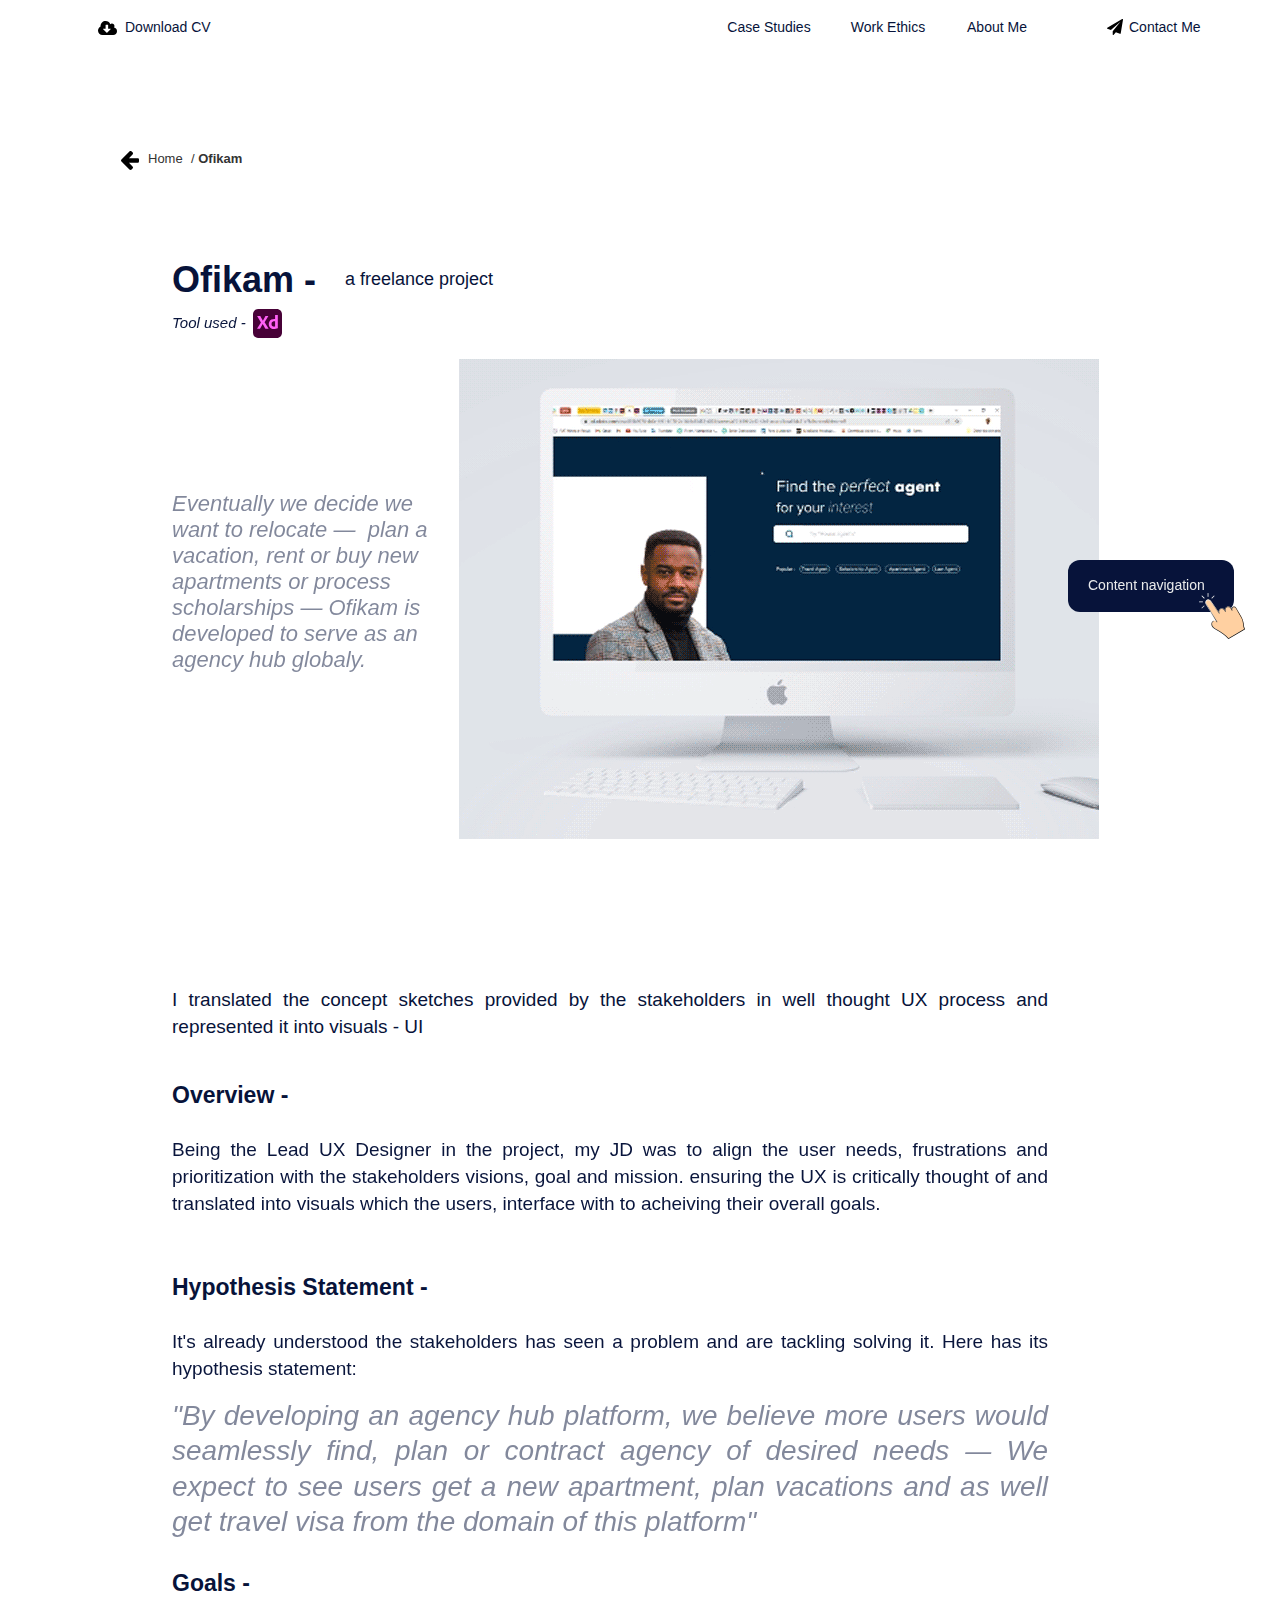
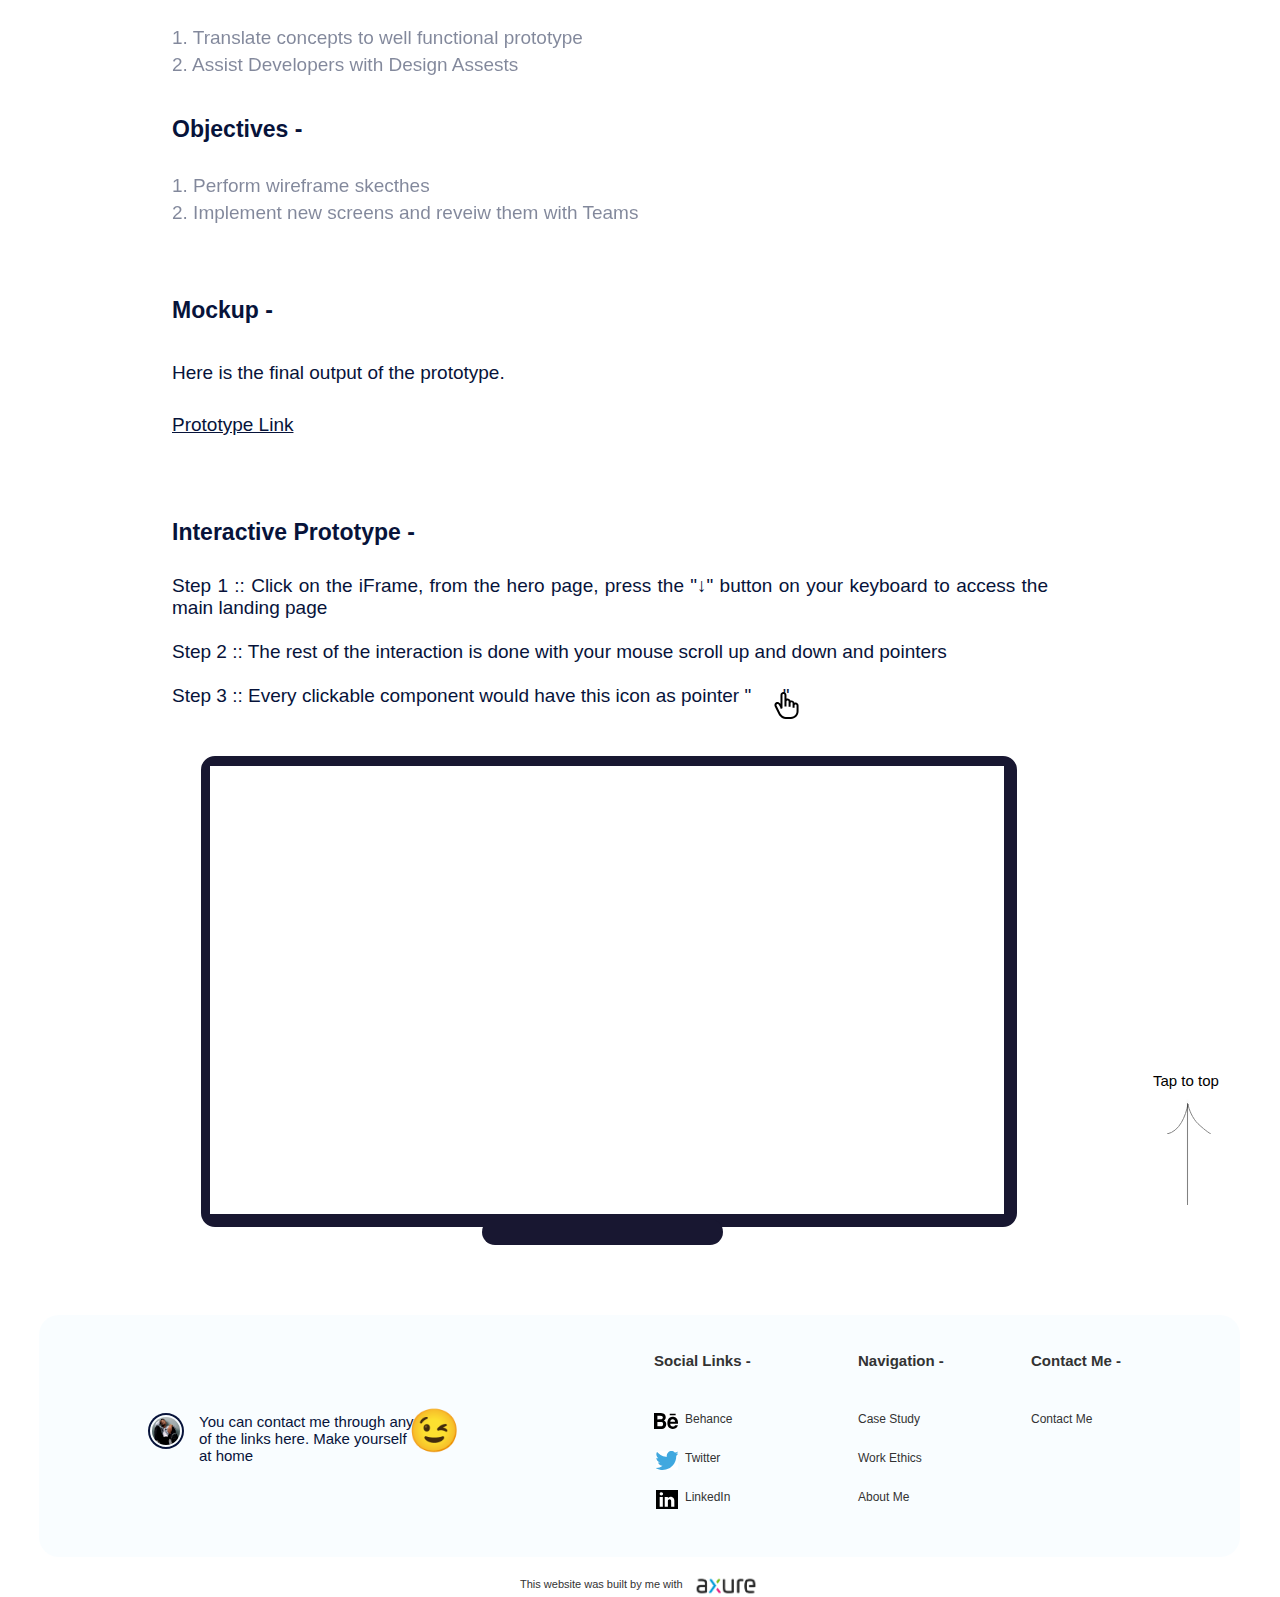
<file: ofikam.html>
﻿<!DOCTYPE html>
<html>
  <head>
    <title>Ofikam</title>
    <meta http-equiv="X-UA-Compatible" content="IE=edge"/>
    <meta http-equiv="content-type" content="text/html; charset=utf-8"/>
    <link href="resources/css/axure_rp_page.css" type="text/css" rel="stylesheet"/>
    <link href="data/styles.css" type="text/css" rel="stylesheet"/>
    <link href="files/ofikam/styles.css" type="text/css" rel="stylesheet"/>
    <script src="resources/scripts/jquery-3.2.1.min.js"></script>
    <script src="resources/scripts/axure/axQuery.js"></script>
    <script src="resources/scripts/axure/globals.js"></script>
    <script src="resources/scripts/axutils.js"></script>
    <script src="resources/scripts/axure/annotation.js"></script>
    <script src="resources/scripts/axure/axQuery.std.js"></script>
    <script src="resources/scripts/axure/doc.js"></script>
    <script src="resources/scripts/messagecenter.js"></script>
    <script src="resources/scripts/axure/events.js"></script>
    <script src="resources/scripts/axure/recording.js"></script>
    <script src="resources/scripts/axure/action.js"></script>
    <script src="resources/scripts/axure/expr.js"></script>
    <script src="resources/scripts/axure/geometry.js"></script>
    <script src="resources/scripts/axure/flyout.js"></script>
    <script src="resources/scripts/axure/model.js"></script>
    <script src="resources/scripts/axure/repeater.js"></script>
    <script src="resources/scripts/axure/sto.js"></script>
    <script src="resources/scripts/axure/utils.temp.js"></script>
    <script src="resources/scripts/axure/variables.js"></script>
    <script src="resources/scripts/axure/drag.js"></script>
    <script src="resources/scripts/axure/move.js"></script>
    <script src="resources/scripts/axure/visibility.js"></script>
    <script src="resources/scripts/axure/style.js"></script>
    <script src="resources/scripts/axure/adaptive.js"></script>
    <script src="resources/scripts/axure/tree.js"></script>
    <script src="resources/scripts/axure/init.temp.js"></script>
    <script src="resources/scripts/axure/legacy.js"></script>
    <script src="resources/scripts/axure/viewer.js"></script>
    <script src="resources/scripts/axure/math.js"></script>
    <script src="resources/scripts/axure/jquery.nicescroll.min.js"></script>
    <script src="data/document.js"></script>
    <script src="files/ofikam/data.js"></script>
    <script type="text/javascript">
      $axure.utils.getTransparentGifPath = function() { return 'resources/images/transparent.gif'; };
      $axure.utils.getOtherPath = function() { return 'resources/Other.html'; };
      $axure.utils.getReloadPath = function() { return 'resources/reload.html'; };
    </script>
  </head>
  <body>
    <div id="base" class="">

      <!-- Nav bar (Group) -->
      <div id="u840" class="ax_default" data-label="Nav bar" data-left="0" data-top="0" data-width="1440" data-height="73">

        <!-- Unnamed (Rectangle) -->
        <div id="u841" class="ax_default shape">
          <div id="u841_div" class=""></div>
          <div id="u841_text" class="text " style="display:none; visibility: hidden">
            <p></p>
          </div>
        </div>

        <!-- Unnamed (Rectangle) -->
        <div id="u842" class="ax_default shape">
          <div id="u842_div" class=""></div>
          <div id="u842_text" class="text ">
            <p><span>Case Studies</span></p>
          </div>
        </div>

        <!-- Unnamed (Rectangle) -->
        <div id="u843" class="ax_default shape">
          <div id="u843_div" class=""></div>
          <div id="u843_text" class="text ">
            <p><span>Work Ethics</span></p>
          </div>
        </div>

        <!-- Unnamed (Rectangle) -->
        <div id="u844" class="ax_default shape">
          <div id="u844_div" class=""></div>
          <div id="u844_text" class="text ">
            <p><span>About Me</span></p>
          </div>
        </div>

        <!-- Unnamed (Group) -->
        <div id="u845" class="ax_default" data-left="58" data-top="19" data-width="121" data-height="19">

          <!-- Unnamed (Rectangle) -->
          <div id="u846" class="ax_default shape">
            <div id="u846_div" class=""></div>
            <div id="u846_text" class="text ">
              <p><span>Download CV</span></p>
            </div>
          </div>

          <!-- Unnamed (Shape) -->
          <div id="u847" class="ax_default icon">
            <img id="u847_img" class="img " src="images/index/u16.svg"/>
            <div id="u847_text" class="text " style="display:none; visibility: hidden">
              <p></p>
            </div>
          </div>
        </div>

        <!-- Unnamed (Group) -->
        <div id="u848" class="ax_default" data-left="1287" data-top="19" data-width="102" data-height="19">

          <!-- Unnamed (Rectangle) -->
          <div id="u849" class="ax_default shape">
            <div id="u849_div" class=""></div>
            <div id="u849_text" class="text ">
              <p><span>Contact Me</span></p>
            </div>
          </div>

          <!-- Unnamed (Shape) -->
          <div id="u850" class="ax_default icon">
            <img id="u850_img" class="img " src="images/index/u19.svg"/>
            <div id="u850_text" class="text " style="display:none; visibility: hidden">
              <p></p>
            </div>
          </div>
        </div>
      </div>

      <!-- +Stickynavigation (Dynamic Panel) -->
      <div id="u851" class="ax_default ax_default_hidden" data-label="+Stickynavigation" style="display:none; visibility: hidden">
        <div id="u851_state0" class="panel_state" data-label="State1" style="">
          <div id="u851_state0_content" class="panel_state_content">

            <!-- +Sticky Nav (Group) -->
            <div id="u852" class="ax_default" data-label="+Sticky Nav" data-left="0" data-top="0" data-width="1440" data-height="73">

              <!-- Unnamed (Rectangle) -->
              <div id="u853" class="ax_default shape">
                <div id="u853_div" class=""></div>
                <div id="u853_text" class="text " style="display:none; visibility: hidden">
                  <p></p>
                </div>
              </div>

              <!-- Unnamed (Rectangle) -->
              <div id="u854" class="ax_default shape">
                <div id="u854_div" class=""></div>
                <div id="u854_text" class="text ">
                  <p><span>Case Studies</span></p>
                </div>
              </div>

              <!-- Unnamed (Rectangle) -->
              <div id="u855" class="ax_default shape">
                <div id="u855_div" class=""></div>
                <div id="u855_text" class="text ">
                  <p><span>Work Ethics</span></p>
                </div>
              </div>

              <!-- Unnamed (Rectangle) -->
              <div id="u856" class="ax_default shape">
                <div id="u856_div" class=""></div>
                <div id="u856_text" class="text ">
                  <p><span>About Me</span></p>
                </div>
              </div>

              <!-- Unnamed (Group) -->
              <div id="u857" class="ax_default" data-left="58" data-top="19" data-width="121" data-height="19">

                <!-- Unnamed (Rectangle) -->
                <div id="u858" class="ax_default shape">
                  <div id="u858_div" class=""></div>
                  <div id="u858_text" class="text ">
                    <p><span>Download CV</span></p>
                  </div>
                </div>

                <!-- Unnamed (Shape) -->
                <div id="u859" class="ax_default icon">
                  <img id="u859_img" class="img " src="images/index/u16.svg"/>
                  <div id="u859_text" class="text " style="display:none; visibility: hidden">
                    <p></p>
                  </div>
                </div>
              </div>

              <!-- Unnamed (Group) -->
              <div id="u860" class="ax_default" data-left="1287" data-top="19" data-width="102" data-height="19">

                <!-- Unnamed (Rectangle) -->
                <div id="u861" class="ax_default shape">
                  <div id="u861_div" class=""></div>
                  <div id="u861_text" class="text ">
                    <p><span>Contact Me</span></p>
                  </div>
                </div>

                <!-- Unnamed (Shape) -->
                <div id="u862" class="ax_default icon">
                  <img id="u862_img" class="img " src="images/index/u19.svg"/>
                  <div id="u862_text" class="text " style="display:none; visibility: hidden">
                    <p></p>
                  </div>
                </div>
              </div>
            </div>
          </div>
        </div>
      </div>

      <!-- Unnamed (Rectangle) -->
      <div id="u863" class="ax_default shape ax_default_hidden" style="display:none; visibility: hidden">
        <div id="u863_div" class=""></div>
        <div id="u863_text" class="text " style="display:none; visibility: hidden">
          <p></p>
        </div>
      </div>

      <!-- Unnamed (Rectangle) -->
      <div id="u864" class="ax_default shape ax_default_hidden" style="display:none; visibility: hidden">
        <div id="u864_div" class=""></div>
        <div id="u864_text" class="text " style="display:none; visibility: hidden">
          <p></p>
        </div>
      </div>

      <!-- Unnamed (Rectangle) -->
      <div id="u865" class="ax_default shape">
        <div id="u865_div" class=""></div>
        <div id="u865_text" class="text ">
          <p><span>Ofikam -</span></p>
        </div>
      </div>

      <!-- Unnamed (Rectangle) -->
      <div id="u866" class="ax_default shape">
        <div id="u866_div" class=""></div>
        <div id="u866_text" class="text ">
          <p><span>a freelance project </span></p>
        </div>
      </div>

      <!-- Home (Group) -->
      <div id="u867" class="ax_default" data-label="Home" data-left="231" data-top="151" data-width="66" data-height="20">

        <!-- Unnamed (Shape) -->
        <div id="u868" class="ax_default icon">
          <img id="u868_img" class="img " src="images/quickteller/u494.svg"/>
          <div id="u868_text" class="text " style="display:none; visibility: hidden">
            <p></p>
          </div>
        </div>

        <!-- Unnamed (Rectangle) -->
        <div id="u869" class="ax_default paragraph">
          <div id="u869_div" class=""></div>
          <div id="u869_text" class="text ">
            <p><span>Home</span></p>
          </div>
        </div>
      </div>

      <!-- Unnamed (Rectangle) -->
      <div id="u870" class="ax_default paragraph">
        <div id="u870_div" class=""></div>
        <div id="u870_text" class="text ">
          <p><span style="font-family:'Poppins', sans-serif;font-weight:400;">/ </span><span style="font-family:'Poppins Bold', 'Poppins Regular', 'Poppins', sans-serif;font-weight:700;">Ofikam</span></p>
        </div>
      </div>

      <!-- Unnamed (Rectangle) -->
      <div id="u871" class="ax_default shape">
        <div id="u871_div" class=""></div>
        <div id="u871_text" class="text ">
          <p><span style="font-family:'AvertaStd- ☞ Oblique', 'AvertaStd- ☞', 'AvertaStd-Regular ☞ Regular', 'AvertaStd-Regular ☞', sans-serif;font-weight:400;">Eventually we decide we want to relocate </span><span style="font-family:'AvertaStd- ☞ Oblique', 'AvertaStd- ☞', 'AvertaStd-Regular ☞ Regular', 'AvertaStd-Regular ☞', sans-serif;font-weight:400;">—</span><span style="font-family:'AvertaStd- ☞ Oblique', 'AvertaStd- ☞', 'AvertaStd-Regular ☞ Regular', 'AvertaStd-Regular ☞', sans-serif;font-weight:400;">&nbsp; plan a vacation, rent or buy new apartments or process scholarships </span><span style="font-family:'AvertaStd- ☞ Oblique', 'AvertaStd- ☞', 'AvertaStd-Regular ☞ Regular', 'AvertaStd-Regular ☞', sans-serif;font-weight:400;">—</span><span style="font-family:'AvertaStd- ☞ Oblique', 'AvertaStd- ☞', 'AvertaStd-Regular ☞ Regular', 'AvertaStd-Regular ☞', sans-serif;font-weight:400;"> Ofikam is developed to serve as an agency hub globaly.</span></p>
        </div>
      </div>

      <!-- Unnamed (Rectangle) -->
      <div id="u872" class="ax_default shape">
        <div id="u872_div" class=""></div>
        <div id="u872_text" class="text ">
          <p><span>Tool used -</span></p>
        </div>
      </div>

      <!-- Unnamed (Rectangle) -->
      <div id="u873" class="ax_default shape">
        <div id="u873_div" class=""></div>
        <div id="u873_text" class="text ">
          <p><span>I translated the concept sketches provided by the stakeholders in well thought UX process and represented it into visuals - UI</span></p>
        </div>
      </div>

      <!-- Unnamed (Rectangle) -->
      <div id="u874" class="ax_default shape">
        <div id="u874_div" class=""></div>
        <div id="u874_text" class="text ">
          <p><span>Being the Lead UX Designer in the project, my JD was to align the user needs, frustrations and prioritization with the stakeholders visions, goal and mission. ensuring the UX is critically thought of and translated into visuals which the users, interface with to acheiving their overall goals.</span></p>
        </div>
      </div>

      <!-- Unnamed (Rectangle) -->
      <div id="u875" class="ax_default shape">
        <div id="u875_div" class=""></div>
        <div id="u875_text" class="text ">
          <p><span>Overview - </span></p>
        </div>
      </div>

      <!-- Unnamed (Rectangle) -->
      <div id="u876" class="ax_default shape">
        <div id="u876_div" class=""></div>
        <div id="u876_text" class="text ">
          <p><span>Hypothesis Statement - </span></p>
        </div>
      </div>

      <!-- Unnamed (Rectangle) -->
      <div id="u877" class="ax_default shape">
        <div id="u877_div" class=""></div>
        <div id="u877_text" class="text ">
          <p><span>It's already understood the stakeholders has seen a problem and are tackling solving it. Here has its hypothesis statement:</span></p>
        </div>
      </div>

      <!-- Unnamed (Rectangle) -->
      <div id="u878" class="ax_default shape">
        <div id="u878_div" class=""></div>
        <div id="u878_text" class="text ">
          <p style="font-size:28px;"><span>&quot;By developing an agency hub platform, we believe more users would seamlessly find, plan or contract agency of desired needs </span><span style="font-size:26px;">— </span><span>We expect to see users get a new apartment, plan vacations and as well get travel visa from the domain of this platform&quot;</span></p>
        </div>
      </div>

      <!-- Unnamed (Rectangle) -->
      <div id="u879" class="ax_default shape">
        <div id="u879_div" class=""></div>
        <div id="u879_text" class="text ">
          <p><span>Goals -</span></p>
        </div>
      </div>

      <!-- Unnamed (Rectangle) -->
      <div id="u880" class="ax_default shape">
        <div id="u880_div" class=""></div>
        <div id="u880_text" class="text ">
          <p><span>1. Translate concepts to well functional prototype</span></p><p><span>2. Assist Developers with Design Assests</span></p>
        </div>
      </div>

      <!-- Unnamed (Rectangle) -->
      <div id="u881" class="ax_default shape">
        <div id="u881_div" class=""></div>
        <div id="u881_text" class="text ">
          <p><span>Objectives -</span></p>
        </div>
      </div>

      <!-- Unnamed (Rectangle) -->
      <div id="u882" class="ax_default shape">
        <div id="u882_div" class=""></div>
        <div id="u882_text" class="text ">
          <p><span>1. Perform wireframe skecthes </span></p><p><span>2. Implement new screens and reveiw them with Teams</span></p>
        </div>
      </div>

      <!-- Unnamed (Rectangle) -->
      <div id="u883" class="ax_default shape">
        <div id="u883_div" class=""></div>
        <div id="u883_text" class="text ">
          <p><span>Mockup -</span></p>
        </div>
      </div>

      <!-- Unnamed (Rectangle) -->
      <div id="u884" class="ax_default shape">
        <div id="u884_div" class=""></div>
        <div id="u884_text" class="text ">
          <p><span>Here is the final output of the prototype.</span></p>
        </div>
      </div>

      <!-- +ContentNavigation (Dynamic Panel) -->
      <div id="u885" class="ax_default" data-label="+ContentNavigation">
        <div id="u885_state0" class="panel_state" data-label="State1" style="">
          <div id="u885_state0_content" class="panel_state_content">

            <!-- Unnamed (Rectangle) -->
            <div id="u886" class="ax_default shape">
              <img id="u886_img" class="img " src="images/quickteller/u544.svg"/>
              <div id="u886_text" class="text " style="display:none; visibility: hidden">
                <p></p>
              </div>
            </div>

            <!-- Unnamed (Group) -->
            <div id="u887" class="ax_default" data-left="44" data-top="363" data-width="168" data-height="54">

              <!-- Unnamed (Rectangle) -->
              <div id="u888" class="ax_default shape">
                <img id="u888_img" class="img " src="images/quickteller/u546.svg"/>
                <div id="u888_text" class="text " style="display:none; visibility: hidden">
                  <p></p>
                </div>
              </div>

              <!-- Unnamed (Rectangle) -->
              <div id="u889" class="ax_default shape">
                <div id="u889_div" class=""></div>
                <div id="u889_text" class="text ">
                  <p><span>Content navigation</span></p>
                </div>
              </div>
            </div>

            <!-- Unnamed (Group) -->
            <div id="u890" class="ax_default" data-left="176" data-top="397" data-width="46" data-height="46">

              <!-- Unnamed (Shape) -->
              <div id="u891" class="ax_default shape">
                <img id="u891_img" class="img " src="images/quickteller/u549.svg"/>
                <div id="u891_text" class="text " style="display:none; visibility: hidden">
                  <p></p>
                </div>
              </div>

              <!-- Unnamed (Shape) -->
              <div id="u892" class="ax_default shape">
                <img id="u892_img" class="img " src="images/quickteller/u550.svg"/>
                <div id="u892_text" class="text " style="display:none; visibility: hidden">
                  <p></p>
                </div>
              </div>
            </div>

            <!-- Unnamed (Rectangle) -->
            <div id="u893" class="ax_default shape">
              <div id="u893_div" class=""></div>
              <div id="u893_text" class="text ">
                <p><span>Close</span></p>
              </div>
            </div>
          </div>
        </div>
        <div id="u885_state1" class="panel_state" data-label="State2" style="visibility: hidden;">
          <div id="u885_state1_content" class="panel_state_content">

            <!-- Unnamed (Rectangle) -->
            <div id="u894" class="ax_default shape">
              <img id="u894_img" class="img " src="images/ofikam/u894.svg"/>
              <div id="u894_text" class="text " style="display:none; visibility: hidden">
                <p></p>
              </div>
            </div>

            <!-- Unnamed (Rectangle) -->
            <div id="u895" class="ax_default shape">
              <img id="u895_img" class="img " src="images/quickteller/u546.svg"/>
              <div id="u895_text" class="text " style="display:none; visibility: hidden">
                <p></p>
              </div>
            </div>

            <!-- Unnamed (Rectangle) -->
            <div id="u896" class="ax_default shape">
              <div id="u896_div" class=""></div>
              <div id="u896_text" class="text ">
                <p><span>Content navigation</span></p>
              </div>
            </div>

            <!-- Unnamed (Group) -->
            <div id="u897" class="ax_default" data-left="176" data-top="397" data-width="46" data-height="46">

              <!-- Unnamed (Shape) -->
              <div id="u898" class="ax_default shape">
                <img id="u898_img" class="img " src="images/quickteller/u549.svg"/>
                <div id="u898_text" class="text " style="display:none; visibility: hidden">
                  <p></p>
                </div>
              </div>

              <!-- Unnamed (Shape) -->
              <div id="u899" class="ax_default shape">
                <img id="u899_img" class="img " src="images/quickteller/u550.svg"/>
                <div id="u899_text" class="text " style="display:none; visibility: hidden">
                  <p></p>
                </div>
              </div>
            </div>

            <!-- +Overview (Dynamic Panel) -->
            <div id="u900" class="ax_default" data-label="+Overview">
              <div id="u900_state0" class="panel_state" data-label="State1" style="">
                <div id="u900_state0_content" class="panel_state_content">

                  <!-- Unnamed (Rectangle) -->
                  <div id="u901" class="ax_default shape">
                    <div id="u901_div" class=""></div>
                    <div id="u901_text" class="text ">
                      <p><span>Overview</span></p>
                    </div>
                  </div>
                </div>
              </div>
              <div id="u900_state1" class="panel_state" data-label="State2" style="visibility: hidden;">
                <div id="u900_state1_content" class="panel_state_content">

                  <!-- Unnamed (Rectangle) -->
                  <div id="u902" class="ax_default shape">
                    <img id="u902_img" class="img " src="images/quickteller/u553.svg"/>
                    <div id="u902_text" class="text " style="display:none; visibility: hidden">
                      <p></p>
                    </div>
                  </div>

                  <!-- Unnamed (Rectangle) -->
                  <div id="u903" class="ax_default shape">
                    <div id="u903_div" class=""></div>
                    <div id="u903_text" class="text ">
                      <p><span>Overview</span></p>
                    </div>
                  </div>
                </div>
              </div>
            </div>

            <!-- +PS (Dynamic Panel) -->
            <div id="u904" class="ax_default" data-label="+PS">
              <div id="u904_state0" class="panel_state" data-label="State1" style="">
                <div id="u904_state0_content" class="panel_state_content">

                  <!-- Unnamed (Rectangle) -->
                  <div id="u905" class="ax_default shape">
                    <div id="u905_div" class=""></div>
                    <div id="u905_text" class="text ">
                      <p><span>Hypothesis Statement</span></p>
                    </div>
                  </div>
                </div>
              </div>
              <div id="u904_state1" class="panel_state" data-label="State2" style="visibility: hidden;">
                <div id="u904_state1_content" class="panel_state_content">

                  <!-- Unnamed (Rectangle) -->
                  <div id="u906" class="ax_default shape">
                    <img id="u906_img" class="img " src="images/ofikam/u906.svg"/>
                    <div id="u906_text" class="text " style="display:none; visibility: hidden">
                      <p></p>
                    </div>
                  </div>

                  <!-- Unnamed (Rectangle) -->
                  <div id="u907" class="ax_default shape">
                    <div id="u907_div" class=""></div>
                    <div id="u907_text" class="text ">
                      <p><span>Hypothesis Statement</span></p>
                    </div>
                  </div>
                </div>
              </div>
            </div>

            <!-- +BGoal (Dynamic Panel) -->
            <div id="u908" class="ax_default" data-label="+BGoal">
              <div id="u908_state0" class="panel_state" data-label="State1" style="">
                <div id="u908_state0_content" class="panel_state_content">

                  <!-- Unnamed (Rectangle) -->
                  <div id="u909" class="ax_default shape">
                    <div id="u909_div" class=""></div>
                    <div id="u909_text" class="text ">
                      <p><span>Goals</span></p>
                    </div>
                  </div>
                </div>
              </div>
              <div id="u908_state1" class="panel_state" data-label="State2" style="visibility: hidden;">
                <div id="u908_state1_content" class="panel_state_content">

                  <!-- Unnamed (Rectangle) -->
                  <div id="u910" class="ax_default shape">
                    <img id="u910_img" class="img " src="images/ofikam/u910.svg"/>
                    <div id="u910_text" class="text " style="display:none; visibility: hidden">
                      <p></p>
                    </div>
                  </div>

                  <!-- Unnamed (Rectangle) -->
                  <div id="u911" class="ax_default shape">
                    <div id="u911_div" class=""></div>
                    <div id="u911_text" class="text ">
                      <p><span>Goals</span></p>
                    </div>
                  </div>
                </div>
              </div>
            </div>

            <!-- +Journey (Dynamic Panel) -->
            <div id="u912" class="ax_default" data-label="+Journey">
              <div id="u912_state0" class="panel_state" data-label="State1" style="">
                <div id="u912_state0_content" class="panel_state_content">

                  <!-- Unnamed (Rectangle) -->
                  <div id="u913" class="ax_default shape">
                    <div id="u913_div" class=""></div>
                    <div id="u913_text" class="text ">
                      <p><span>Objectives</span></p>
                    </div>
                  </div>
                </div>
              </div>
              <div id="u912_state1" class="panel_state" data-label="State2" style="visibility: hidden;">
                <div id="u912_state1_content" class="panel_state_content">

                  <!-- Unnamed (Rectangle) -->
                  <div id="u914" class="ax_default shape">
                    <img id="u914_img" class="img " src="images/ofikam/u914.svg"/>
                    <div id="u914_text" class="text " style="display:none; visibility: hidden">
                      <p></p>
                    </div>
                  </div>

                  <!-- Unnamed (Rectangle) -->
                  <div id="u915" class="ax_default shape">
                    <div id="u915_div" class=""></div>
                    <div id="u915_text" class="text ">
                      <p><span>Objectives</span></p>
                    </div>
                  </div>
                </div>
              </div>
            </div>

            <!-- +HMW (Dynamic Panel) -->
            <div id="u916" class="ax_default" data-label="+HMW">
              <div id="u916_state0" class="panel_state" data-label="State1" style="">
                <div id="u916_state0_content" class="panel_state_content">

                  <!-- Unnamed (Rectangle) -->
                  <div id="u917" class="ax_default shape">
                    <div id="u917_div" class=""></div>
                    <div id="u917_text" class="text ">
                      <p><span>Interactive Prototype</span></p>
                    </div>
                  </div>
                </div>
              </div>
              <div id="u916_state1" class="panel_state" data-label="State2" style="visibility: hidden;">
                <div id="u916_state1_content" class="panel_state_content">

                  <!-- Unnamed (Rectangle) -->
                  <div id="u918" class="ax_default shape">
                    <img id="u918_img" class="img " src="images/ofikam/u918.svg"/>
                    <div id="u918_text" class="text " style="display:none; visibility: hidden">
                      <p></p>
                    </div>
                  </div>

                  <!-- Unnamed (Rectangle) -->
                  <div id="u919" class="ax_default shape">
                    <div id="u919_div" class=""></div>
                    <div id="u919_text" class="text ">
                      <p><span>Interactive Prototype</span></p>
                    </div>
                  </div>
                </div>
              </div>
            </div>

            <!-- +Mockup (Dynamic Panel) -->
            <div id="u920" class="ax_default" data-label="+Mockup">
              <div id="u920_state0" class="panel_state" data-label="State1" style="">
                <div id="u920_state0_content" class="panel_state_content">

                  <!-- Unnamed (Rectangle) -->
                  <div id="u921" class="ax_default shape">
                    <div id="u921_div" class=""></div>
                    <div id="u921_text" class="text ">
                      <p><span>Mockup </span></p>
                    </div>
                  </div>
                </div>
              </div>
              <div id="u920_state1" class="panel_state" data-label="State2" style="visibility: hidden;">
                <div id="u920_state1_content" class="panel_state_content">

                  <!-- Unnamed (Rectangle) -->
                  <div id="u922" class="ax_default shape">
                    <img id="u922_img" class="img " src="images/quickteller/u557.svg"/>
                    <div id="u922_text" class="text " style="display:none; visibility: hidden">
                      <p></p>
                    </div>
                  </div>

                  <!-- Unnamed (Rectangle) -->
                  <div id="u923" class="ax_default shape">
                    <div id="u923_div" class=""></div>
                    <div id="u923_text" class="text ">
                      <p><span>Mockup </span></p>
                    </div>
                  </div>
                </div>
              </div>
            </div>

            <!-- Unnamed (Rectangle) -->
            <div id="u924" class="ax_default shape">
              <div id="u924_div" class=""></div>
              <div id="u924_text" class="text ">
                <p><span>Close</span></p>
              </div>
            </div>
          </div>
        </div>
      </div>

      <!-- Unnamed (Rectangle) -->
      <div id="u925" class="ax_default shape">
        <div id="u925_div" class=""></div>
        <div id="u925_text" class="text ">
          <p><span style="text-decoration:underline ;">Prototype Link</span></p>
        </div>
      </div>

      <!-- TapToTop (Group) -->
      <div id="u926" class="ax_default" data-label="TapToTop" data-left="1371" data-top="2672" data-width="68" data-height="133">

        <!-- Slide Down (Group) -->
        <div id="u927" class="ax_default" data-label="Slide Down" data-left="1385" data-top="2703" data-width="44" data-height="102">

          <!-- Unnamed (Shape) -->
          <div id="u928" class="ax_default shape">
            <img id="u928_img" class="img " src="images/index/u38.svg"/>
            <div id="u928_text" class="text " style="display:none; visibility: hidden">
              <p></p>
            </div>
          </div>

          <!-- Unnamed (Shape) -->
          <div id="u929" class="ax_default shape">
            <img id="u929_img" class="img " src="images/index/u39.svg"/>
            <div id="u929_text" class="text " style="display:none; visibility: hidden">
              <p></p>
            </div>
          </div>
        </div>

        <!-- Unnamed (Rectangle) -->
        <div id="u930" class="ax_default shape">
          <div id="u930_div" class=""></div>
          <div id="u930_text" class="text ">
            <p><span>Tap to top</span></p>
          </div>
        </div>
      </div>

      <!-- Footer (Group) -->
      <div id="u931" class="ax_default" data-label="Footer" data-left="-1" data-top="2915" data-width="1440" data-height="242">

        <!-- Rectangle 6 (Rectangle) -->
        <div id="u932" class="ax_default shape" data-label="Rectangle 6">
          <div id="u932_div" class=""></div>
          <div id="u932_text" class="text " style="display:none; visibility: hidden">
            <p></p>
          </div>
        </div>

        <!-- Unnamed (Rectangle) -->
        <div id="u933" class="ax_default shape">
          <div id="u933_div" class=""></div>
          <div id="u933_text" class="text ">
            <p><span>Social Links -</span></p>
          </div>
        </div>

        <!-- Unnamed (Rectangle) -->
        <div id="u934" class="ax_default shape">
          <div id="u934_div" class=""></div>
          <div id="u934_text" class="text ">
            <p><span>Navigation -</span></p>
          </div>
        </div>

        <!-- Twitter (Group) -->
        <div id="u935" class="ax_default" data-label="Twitter" data-left="738" data-top="3051" data-width="84" data-height="22">

          <!-- Unnamed (Rectangle) -->
          <div id="u936" class="ax_default shape">
            <div id="u936_div" class=""></div>
            <div id="u936_text" class="text ">
              <p><span>Twitter</span></p>
            </div>
          </div>

          <!-- Unnamed (Rectangle) -->
          <div id="u937" class="ax_default shape">
            <div id="u937_div" class=""></div>
            <div id="u937_text" class="text " style="display:none; visibility: hidden">
              <p></p>
            </div>
          </div>
        </div>

        <!-- Unnamed (Rectangle) -->
        <div id="u938" class="ax_default shape">
          <div id="u938_div" class=""></div>
          <div id="u938_text" class="text ">
            <p><span>Case Study</span></p>
          </div>
        </div>

        <!-- Unnamed (Rectangle) -->
        <div id="u939" class="ax_default shape">
          <div id="u939_div" class=""></div>
          <div id="u939_text" class="text ">
            <p><span>Work Ethics</span></p>
          </div>
        </div>

        <!-- Unnamed (Rectangle) -->
        <div id="u940" class="ax_default shape">
          <div id="u940_div" class=""></div>
          <div id="u940_text" class="text ">
            <p><span>About Me</span></p>
          </div>
        </div>

        <!-- Unnamed (Rectangle) -->
        <div id="u941" class="ax_default shape">
          <div id="u941_div" class=""></div>
          <div id="u941_text" class="text ">
            <p><span>Contact Me -</span></p>
          </div>
        </div>

        <!-- Behance (Group) -->
        <div id="u942" class="ax_default" data-label="Behance" data-left="736" data-top="3012" data-width="99" data-height="22">

          <!-- Unnamed (Rectangle) -->
          <div id="u943" class="ax_default shape">
            <div id="u943_div" class=""></div>
            <div id="u943_text" class="text ">
              <p><span>Behance</span></p>
            </div>
          </div>

          <!-- Unnamed (Rectangle) -->
          <div id="u944" class="ax_default shape">
            <div id="u944_div" class=""></div>
            <div id="u944_text" class="text " style="display:none; visibility: hidden">
              <p></p>
            </div>
          </div>
        </div>

        <!-- LinkedIn (Group) -->
        <div id="u945" class="ax_default" data-label="LinkedIn" data-left="738" data-top="3090" data-width="97" data-height="25">

          <!-- Unnamed (Rectangle) -->
          <div id="u946" class="ax_default shape">
            <div id="u946_div" class=""></div>
            <div id="u946_text" class="text ">
              <p><span>LinkedIn</span></p>
            </div>
          </div>

          <!-- Unnamed (Rectangle) -->
          <div id="u947" class="ax_default shape">
            <div id="u947_div" class=""></div>
            <div id="u947_text" class="text " style="display:none; visibility: hidden">
              <p></p>
            </div>
          </div>
        </div>

        <!-- Unnamed (Rectangle) -->
        <div id="u948" class="ax_default shape">
          <div id="u948_div" class=""></div>
          <div id="u948_text" class="text ">
            <p><span>Contact Me</span></p>
          </div>
        </div>

        <!-- Ellipse 1 (Dynamic Panel) -->
        <div id="u949" class="ax_default" data-label="Ellipse 1">
          <div id="u949_state0" class="panel_state" data-label="State1" style="">
            <div id="u949_state0_content" class="panel_state_content">

              <!-- Sam 1 (Rectangle) -->
              <div id="u950" class="ax_default shape" data-label="Sam 1">
                <div id="u950_div" class=""></div>
                <div id="u950_text" class="text " style="display:none; visibility: hidden">
                  <p></p>
                </div>
              </div>
            </div>
          </div>
        </div>

        <!-- Ellipse 2 (Shape) -->
        <div id="u951" class="ax_default shape" data-label="Ellipse 2">
          <img id="u951_img" class="img " src="images/index/ellipse_2_u78.svg"/>
          <div id="u951_text" class="text " style="display:none; visibility: hidden">
            <p></p>
          </div>
        </div>

        <!-- Unnamed (Rectangle) -->
        <div id="u952" class="ax_default shape">
          <div id="u952_div" class=""></div>
          <div id="u952_text" class="text ">
            <p><span>You can contact me through any of the links here. Make yourself at home&nbsp; </span></p>
          </div>
        </div>

        <!-- Unnamed (Rectangle) -->
        <div id="u953" class="ax_default shape">
          <div id="u953_div" class=""></div>
          <div id="u953_text" class="text ">
            <p><span>😉</span></p>
          </div>
        </div>
      </div>

      <!-- Unnamed (Group) -->
      <div id="u954" class="ax_default" data-left="599" data-top="3175" data-width="240" data-height="22">

        <!-- Unnamed (Rectangle) -->
        <div id="u955" class="ax_default shape">
          <div id="u955_div" class=""></div>
          <div id="u955_text" class="text ">
            <p><span>This website was built by me with </span></p>
          </div>
        </div>

        <!-- Unnamed (Rectangle) -->
        <div id="u956" class="ax_default shape">
          <div id="u956_div" class=""></div>
          <div id="u956_text" class="text " style="display:none; visibility: hidden">
            <p></p>
          </div>
        </div>
      </div>

      <!-- OfikamGif (Image) -->
      <div id="u957" class="ax_default image" data-label="OfikamGif">
        <img id="u957_img" class="img " src="images/index/ofikamgif_u108.png"/>
        <div id="u957_text" class="text " style="display:none; visibility: hidden">
          <p></p>
        </div>
      </div>

      <!-- Unnamed (Group) -->
      <div id="u958" class="ax_default" data-left="363" data-top="309" data-width="29" data-height="29">

        <!-- Unnamed (Shape) -->
        <div id="u959" class="ax_default shape">
          <img id="u959_img" class="img " src="images/index/u105.svg"/>
          <div id="u959_text" class="text " style="display:none; visibility: hidden">
            <p></p>
          </div>
        </div>

        <!-- Unnamed (Shape) -->
        <div id="u960" class="ax_default shape">
          <img id="u960_img" class="img " src="images/index/u106.svg"/>
          <div id="u960_text" class="text " style="display:none; visibility: hidden">
            <p></p>
          </div>
        </div>
      </div>

      <!-- Unnamed (Group) -->
      <div id="u961" class="ax_default" data-left="311" data-top="2356" data-width="816" data-height="490">

        <!-- Unnamed (Rectangle) -->
        <div id="u962" class="ax_default shape">
          <div id="u962_div" class=""></div>
          <div id="u962_text" class="text " style="display:none; visibility: hidden">
            <p></p>
          </div>
        </div>

        <!-- Unnamed (Rectangle) -->
        <div id="u963" class="ax_default shape">
          <img id="u963_img" class="img " src="images/ofikam/u963.svg"/>
          <div id="u963_text" class="text " style="display:none; visibility: hidden">
            <p></p>
          </div>
        </div>

        <!-- Iframe-Map (Inline Frame) -->
        <div id="u964" class="ax_default" data-label="Iframe-Map">
          <iframe id="u964_input" data-label="Iframe-Map" scrolling="auto" frameborder="0" webkitallowfullscreen mozallowfullscreen allowfullscreen></iframe>
        </div>
      </div>

      <!-- Unnamed (Rectangle) -->
      <div id="u965" class="ax_default shape">
        <div id="u965_div" class=""></div>
        <div id="u965_text" class="text ">
          <p><span>Step 1 :: Click on the iFrame, from the hero page, press the &quot;↓&quot; button on your keyboard to access the main landing page</span></p><p><span><br></span></p><p><span>Step 2 :: The rest of the interaction is done with your mouse scroll up and down and pointers </span></p><p><span><br></span></p><p><span>Step 3 :: Every clickable component would have this icon as pointer &quot;&nbsp; &nbsp; &nbsp; &quot; </span></p>
        </div>
      </div>

      <!-- Unnamed (Rectangle) -->
      <div id="u966" class="ax_default shape">
        <div id="u966_div" class=""></div>
        <div id="u966_text" class="text ">
          <p><span>Interactive Prototype - </span></p>
        </div>
      </div>

      <!-- Unnamed (SVG) -->
      <div id="u967" class="ax_default image">
        <img id="u967_img" class="img " src="images/ofikam/u967.svg"/>
        <div id="u967_text" class="text " style="display:none; visibility: hidden">
          <p></p>
        </div>
      </div>

      <!-- OverviewHOT (Hot Spot) -->
      <div id="u968" class="ax_default" data-label="OverviewHOT">
      </div>

      <!-- HypothesisHot (Hot Spot) -->
      <div id="u969" class="ax_default" data-label="HypothesisHot">
      </div>

      <!-- GoalsHOT (Hot Spot) -->
      <div id="u970" class="ax_default" data-label="GoalsHOT">
      </div>

      <!-- ObjectivesHOT (Hot Spot) -->
      <div id="u971" class="ax_default" data-label="ObjectivesHOT">
      </div>

      <!-- MockUpHot (Hot Spot) -->
      <div id="u972" class="ax_default" data-label="MockUpHot">
      </div>

      <!-- IPHOT (Hot Spot) -->
      <div id="u973" class="ax_default" data-label="IPHOT">
      </div>

      <!-- Unnamed (Rectangle) -->
      <div id="u974" class="ax_default shape ax_default_unplaced" style="display:none; visibility: hidden">
        <div id="u974_div" class=""></div>
        <div id="u974_text" class="text ">
          <p><span>Ofikam -</span></p>
        </div>
      </div>

      <!-- Unnamed (Rectangle) -->
      <div id="u975" class="ax_default shape ax_default_unplaced" style="display:none; visibility: hidden">
        <div id="u975_div" class=""></div>
        <div id="u975_text" class="text ">
          <p><span>a freelance project </span></p>
        </div>
      </div>

      <!-- OfikamGif (Image) -->
      <div id="u976" class="ax_default image ax_default_unplaced" data-label="OfikamGif" style="display:none; visibility: hidden">
        <img id="u976_img" class="img " src="resources/images/transparent.gif"/>
        <div id="u976_text" class="text " style="display:none; visibility: hidden">
          <p></p>
        </div>
      </div>

      <!-- Unnamed (Rectangle) -->
      <div id="u977" class="ax_default shape ax_default_unplaced" style="display:none; visibility: hidden">
        <div id="u977_div" class=""></div>
        <div id="u977_text" class="text ">
          <p><span style="font-family:'AvertaStd- ☞ Oblique', 'AvertaStd- ☞', 'AvertaStd-Regular ☞ Regular', 'AvertaStd-Regular ☞', sans-serif;font-weight:400;">Eventually we decide we want to relocate </span><span style="font-family:'AvertaStd- ☞ Oblique', 'AvertaStd- ☞', 'AvertaStd-Regular ☞ Regular', 'AvertaStd-Regular ☞', sans-serif;font-weight:400;">—</span><span style="font-family:'AvertaStd- ☞ Oblique', 'AvertaStd- ☞', 'AvertaStd-Regular ☞ Regular', 'AvertaStd-Regular ☞', sans-serif;font-weight:400;">&nbsp; plan a vacation, rent or buy new apartments or process scholarships </span><span style="font-family:'AvertaStd- ☞ Oblique', 'AvertaStd- ☞', 'AvertaStd-Regular ☞ Regular', 'AvertaStd-Regular ☞', sans-serif;font-weight:400;">—</span><span style="font-family:'AvertaStd- ☞ Oblique', 'AvertaStd- ☞', 'AvertaStd-Regular ☞ Regular', 'AvertaStd-Regular ☞', sans-serif;font-weight:400;"> Ofikam is developed to serve as an agency hub globaly.</span></p>
        </div>
      </div>

      <!-- Unnamed (Rectangle) -->
      <div id="u978" class="ax_default shape ax_default_unplaced" style="display:none; visibility: hidden">
        <div id="u978_div" class=""></div>
        <div id="u978_text" class="text ">
          <p><span>I translated the concept sketches provided by the stakeholders in well thought UX process and represented it into visuals - UI</span></p>
        </div>
      </div>

      <!-- Unnamed (Rectangle) -->
      <div id="u979" class="ax_default shape ax_default_unplaced" style="display:none; visibility: hidden">
        <div id="u979_div" class=""></div>
        <div id="u979_text" class="text ">
          <p><span>Being the Lead UX Designer in the project, my JD was to align the user needs, frustrations and prioritization with the stakeholders visions, goal and mission. ensuring the UX is critically thought of and translated into visuals which the users, interface with to acheiving their overall goals.</span></p>
        </div>
      </div>

      <!-- Unnamed (Rectangle) -->
      <div id="u980" class="ax_default shape ax_default_unplaced" style="display:none; visibility: hidden">
        <div id="u980_div" class=""></div>
        <div id="u980_text" class="text ">
          <p><span>Overview - </span></p>
        </div>
      </div>

      <!-- Unnamed (Rectangle) -->
      <div id="u981" class="ax_default shape ax_default_unplaced" style="display:none; visibility: hidden">
        <div id="u981_div" class=""></div>
        <div id="u981_text" class="text ">
          <p><span>Hypothesis Statement - </span></p>
        </div>
      </div>

      <!-- Unnamed (Rectangle) -->
      <div id="u982" class="ax_default shape ax_default_unplaced" style="display:none; visibility: hidden">
        <div id="u982_div" class=""></div>
        <div id="u982_text" class="text ">
          <p><span>It's already understood the stakeholders has seen a problem and are tackling solving it. Here has its hypothesis statement:</span></p>
        </div>
      </div>

      <!-- Unnamed (Rectangle) -->
      <div id="u983" class="ax_default shape ax_default_unplaced" style="display:none; visibility: hidden">
        <div id="u983_div" class=""></div>
        <div id="u983_text" class="text ">
          <p style="font-size:28px;"><span>&quot;By developing an agency hub platform, we believe more users would seamlessly find, plan or contract agency of desired needs </span><span style="font-size:26px;">— </span><span>We expect to see users get a new apartment, plan vacations and as well get travel visa from the domain of this platform&quot;</span></p>
        </div>
      </div>

      <!-- Unnamed (Rectangle) -->
      <div id="u984" class="ax_default shape ax_default_unplaced" style="display:none; visibility: hidden">
        <div id="u984_div" class=""></div>
        <div id="u984_text" class="text ">
          <p><span>Goals -</span></p>
        </div>
      </div>

      <!-- Unnamed (Rectangle) -->
      <div id="u985" class="ax_default shape ax_default_unplaced" style="display:none; visibility: hidden">
        <div id="u985_div" class=""></div>
        <div id="u985_text" class="text ">
          <p><span>1. Translate concepts to well functional prototype</span></p><p><span>2. Assist Developers with Design Assests</span></p>
        </div>
      </div>

      <!-- Unnamed (Rectangle) -->
      <div id="u986" class="ax_default shape ax_default_unplaced" style="display:none; visibility: hidden">
        <div id="u986_div" class=""></div>
        <div id="u986_text" class="text ">
          <p><span>Objectives -</span></p>
        </div>
      </div>

      <!-- Unnamed (Rectangle) -->
      <div id="u987" class="ax_default shape ax_default_unplaced" style="display:none; visibility: hidden">
        <div id="u987_div" class=""></div>
        <div id="u987_text" class="text ">
          <p><span>1. Perform wireframe skecthes </span></p><p><span>2. Implement new screens and reveiw them with Teams</span></p>
        </div>
      </div>

      <!-- Unnamed (Rectangle) -->
      <div id="u988" class="ax_default shape ax_default_unplaced" style="display:none; visibility: hidden">
        <div id="u988_div" class=""></div>
        <div id="u988_text" class="text ">
          <p><span>Mockup -</span></p>
        </div>
      </div>

      <!-- Unnamed (Rectangle) -->
      <div id="u989" class="ax_default shape ax_default_unplaced" style="display:none; visibility: hidden">
        <div id="u989_div" class=""></div>
        <div id="u989_text" class="text ">
          <p><span>Here is the final output of the prototype.</span></p>
        </div>
      </div>

      <!-- Unnamed (Rectangle) -->
      <div id="u990" class="ax_default shape ax_default_unplaced" style="display:none; visibility: hidden">
        <div id="u990_div" class=""></div>
        <div id="u990_text" class="text ">
          <p><span style="text-decoration:underline ;">Prototype Link</span></p>
        </div>
      </div>

      <!-- Unnamed (Image) -->
      <div id="u991" class="ax_default image ax_default_unplaced" style="display:none; visibility: hidden">
        <img id="u991_img" class="img " src="resources/images/transparent.gif"/>
        <div id="u991_text" class="text " style="display:none; visibility: hidden">
          <p></p>
        </div>
      </div>

      <!-- -OvervieHS (Hot Spot) -->
      <div id="u992" class="ax_default ax_default_unplaced" data-label="-OvervieHS" style="display:none; visibility: hidden">
      </div>

      <!-- -HS (Hot Spot) -->
      <div id="u993" class="ax_default ax_default_unplaced" data-label="-HS" style="display:none; visibility: hidden">
      </div>

      <!-- -Goals (Hot Spot) -->
      <div id="u994" class="ax_default ax_default_unplaced" data-label="-Goals" style="display:none; visibility: hidden">
      </div>

      <!-- -MockHS (Hot Spot) -->
      <div id="u995" class="ax_default ax_default_unplaced" data-label="-MockHS" style="display:none; visibility: hidden">
      </div>

      <!-- Unnamed (Rectangle) -->
      <div id="u996" class="ax_default shape ax_default_unplaced ax_default_hidden" style="display:none; visibility: hidden">
        <div id="u996_div" class=""></div>
        <div id="u996_text" class="text " style="display:none; visibility: hidden">
          <p></p>
        </div>
      </div>

      <!-- Unnamed (Rectangle) -->
      <div id="u997" class="ax_default shape ax_default_unplaced ax_default_hidden" style="display:none; visibility: hidden">
        <div id="u997_div" class=""></div>
        <div id="u997_text" class="text " style="display:none; visibility: hidden">
          <p></p>
        </div>
      </div>

      <!-- Unnamed (NAV_APP) -->

      <!-- NAV_APP (Dynamic Panel) -->
      <div id="u999" class="ax_default ax_default_unplaced" data-label="NAV_APP">
        <div id="u999_state0" class="panel_state" data-label="State1" style="">
          <div id="u999_state0_content" class="panel_state_content">

            <!-- Unnamed (Group) -->
            <div id="u1000" class="ax_default" data-left="0" data-top="0" data-width="1000" data-height="309">

              <!-- Unnamed (Rectangle) -->
              <div id="u1001" class="ax_default shape">
                <div id="u1001_div" class=""></div>
                <div id="u1001_text" class="text " style="display:none; visibility: hidden">
                  <p></p>
                </div>
              </div>

              <!-- Bars (Group) -->
              <div id="u1002" class="ax_default" data-label="Bars" data-left="473" data-top="132" data-width="55" data-height="46">

                <!-- Unnamed (Shape) -->
                <div id="u1003" class="ax_default icon">
                  <img id="u1003_img" class="img " src="images/index/u261.svg"/>
                  <div id="u1003_text" class="text " style="display:none; visibility: hidden">
                    <p></p>
                  </div>
                </div>

                <!-- Unnamed (Shape) -->
                <div id="u1004" class="ax_default icon">
                  <img id="u1004_img" class="img " src="images/index/u261.svg"/>
                  <div id="u1004_text" class="text " style="display:none; visibility: hidden">
                    <p></p>
                  </div>
                </div>

                <!-- Unnamed (Shape) -->
                <div id="u1005" class="ax_default icon">
                  <img id="u1005_img" class="img " src="images/index/u261.svg"/>
                  <div id="u1005_text" class="text " style="display:none; visibility: hidden">
                    <p></p>
                  </div>
                </div>
              </div>
            </div>
          </div>
        </div>
        <div id="u999_state1" class="panel_state" data-label="State2" style="visibility: hidden;">
          <div id="u999_state1_content" class="panel_state_content">

            <!-- Unnamed (Group) -->
            <div id="u1006" class="ax_default" data-left="0" data-top="0" data-width="1000" data-height="1234">

              <!-- Unnamed (Rectangle) -->
              <div id="u1007" class="ax_default shape">
                <div id="u1007_div" class=""></div>
                <div id="u1007_text" class="text " style="display:none; visibility: hidden">
                  <p></p>
                </div>
              </div>

              <!-- Bars (Group) -->
              <div id="u1008" class="ax_default" data-label="Bars" data-left="470.397517770294" data-top="132.653607119095" data-width="57.2049644594125" data-height="51.6927857618108">

                <!-- Unnamed (Shape) -->
                <div id="u1009" class="ax_default icon">
                  <img id="u1009_img" class="img " src="images/index/u267.svg"/>
                  <div id="u1009_text" class="text " style="display:none; visibility: hidden">
                    <p></p>
                  </div>
                </div>

                <!-- Unnamed (Shape) -->
                <div id="u1010" class="ax_default icon ax_default_hidden" style="display:none; visibility: hidden">
                  <img id="u1010_img" class="img " src="images/index/u268.svg"/>
                  <div id="u1010_text" class="text " style="display:none; visibility: hidden">
                    <p></p>
                  </div>
                </div>

                <!-- Unnamed (Shape) -->
                <div id="u1011" class="ax_default icon">
                  <img id="u1011_img" class="img " src="images/index/u267.svg"/>
                  <div id="u1011_text" class="text " style="display:none; visibility: hidden">
                    <p></p>
                  </div>
                </div>
              </div>

              <!-- -Download (Group) -->
              <div id="u1012" class="ax_default" data-label="-Download" data-left="0" data-top="370" data-width="1000" data-height="161">

                <!-- Unnamed (Rectangle) -->
                <div id="u1013" class="ax_default shape">
                  <div id="u1013_div" class=""></div>
                  <div id="u1013_text" class="text " style="display:none; visibility: hidden">
                    <p></p>
                  </div>
                </div>

                <!-- Unnamed (Group) -->
                <div id="u1014" class="ax_default" data-left="366" data-top="427" data-width="268" data-height="48">

                  <!-- Unnamed (Rectangle) -->
                  <div id="u1015" class="ax_default shape">
                    <div id="u1015_div" class=""></div>
                    <div id="u1015_text" class="text ">
                      <p><span style="font-size:36px;color:#000000;">Download CV</span></p>
                    </div>
                  </div>

                  <!-- Unnamed (Image) -->
                  <div id="u1016" class="ax_default image">
                    <img id="u1016_img" class="img " src="images/index/u274.png"/>
                    <div id="u1016_text" class="text " style="display:none; visibility: hidden">
                      <p></p>
                    </div>
                  </div>
                </div>
              </div>

              <!-- -CaseStudies (Group) -->
              <div id="u1017" class="ax_default" data-label="-CaseStudies" data-left="0" data-top="532" data-width="1000" data-height="161">

                <!-- Unnamed (Rectangle) -->
                <div id="u1018" class="ax_default shape">
                  <div id="u1018_div" class=""></div>
                  <div id="u1018_text" class="text " style="display:none; visibility: hidden">
                    <p></p>
                  </div>
                </div>

                <!-- Unnamed (Rectangle) -->
                <div id="u1019" class="ax_default shape">
                  <div id="u1019_div" class=""></div>
                  <div id="u1019_text" class="text ">
                    <p><span style="font-size:36px;color:#000000;">Case Studies</span></p>
                  </div>
                </div>
              </div>

              <!-- -WorkEthics (Group) -->
              <div id="u1020" class="ax_default" data-label="-WorkEthics" data-left="0" data-top="693" data-width="1000" data-height="161">

                <!-- Unnamed (Rectangle) -->
                <div id="u1021" class="ax_default shape">
                  <div id="u1021_div" class=""></div>
                  <div id="u1021_text" class="text " style="display:none; visibility: hidden">
                    <p></p>
                  </div>
                </div>

                <!-- Unnamed (Rectangle) -->
                <div id="u1022" class="ax_default shape">
                  <div id="u1022_div" class=""></div>
                  <div id="u1022_text" class="text ">
                    <p><span style="font-size:36px;color:#000000;">Work Ethics</span></p>
                  </div>
                </div>
              </div>

              <!-- -AboutMe (Group) -->
              <div id="u1023" class="ax_default" data-label="-AboutMe" data-left="0" data-top="852" data-width="1000" data-height="161">

                <!-- Unnamed (Rectangle) -->
                <div id="u1024" class="ax_default shape">
                  <div id="u1024_div" class=""></div>
                  <div id="u1024_text" class="text " style="display:none; visibility: hidden">
                    <p></p>
                  </div>
                </div>

                <!-- Unnamed (Rectangle) -->
                <div id="u1025" class="ax_default shape">
                  <div id="u1025_div" class=""></div>
                  <div id="u1025_text" class="text ">
                    <p><span style="font-size:36px;color:#000000;">About Me</span></p>
                  </div>
                </div>
              </div>

              <!-- -ContactMe (Group) -->
              <div id="u1026" class="ax_default" data-label="-ContactMe" data-left="0" data-top="1014" data-width="1000" data-height="161">

                <!-- Unnamed (Rectangle) -->
                <div id="u1027" class="ax_default shape">
                  <div id="u1027_div" class=""></div>
                  <div id="u1027_text" class="text " style="display:none; visibility: hidden">
                    <p></p>
                  </div>
                </div>

                <!-- Unnamed (Group) -->
                <div id="u1028" class="ax_default" data-left="383" data-top="1071" data-width="235" data-height="48">

                  <!-- Unnamed (Rectangle) -->
                  <div id="u1029" class="ax_default shape">
                    <div id="u1029_div" class=""></div>
                    <div id="u1029_text" class="text ">
                      <p><span style="font-size:36px;color:#000000;">Contact Me</span></p>
                    </div>
                  </div>

                  <!-- Unnamed (Image) -->
                  <div id="u1030" class="ax_default image">
                    <img id="u1030_img" class="img " src="images/index/u288.png"/>
                    <div id="u1030_text" class="text " style="display:none; visibility: hidden">
                      <p></p>
                    </div>
                  </div>
                </div>
              </div>
            </div>
          </div>
        </div>
      </div>
      <div id="u998" style="display:none; visibility:hidden;"></div>

      <!-- Home (Group) -->
      <div id="u1031" class="ax_default ax_default_unplaced" data-label="Home" style="display:none; visibility: hidden" data-left="0" data-top="0" data-width="0" data-height="0">

        <!-- Unnamed (Shape) -->
        <div id="u1032" class="ax_default icon ax_default_unplaced" style="display:none; visibility: hidden">
          <img id="u1032_img" class="img " src="resources/images/transparent.gif"/>
          <div id="u1032_text" class="text " style="display:none; visibility: hidden">
            <p></p>
          </div>
        </div>

        <!-- Unnamed (Rectangle) -->
        <div id="u1033" class="ax_default paragraph ax_default_unplaced" style="display:none; visibility: hidden">
          <div id="u1033_div" class=""></div>
          <div id="u1033_text" class="text ">
            <p><span>Home</span></p>
          </div>
        </div>
      </div>

      <!-- Unnamed (Rectangle) -->
      <div id="u1034" class="ax_default paragraph ax_default_unplaced" style="display:none; visibility: hidden">
        <div id="u1034_div" class=""></div>
        <div id="u1034_text" class="text ">
          <p><span style="font-family:'Poppins', sans-serif;font-weight:400;">/ </span><span style="font-family:'Poppins Bold', 'Poppins Regular', 'Poppins', sans-serif;font-weight:700;">Ofikam</span></p>
        </div>
      </div>

      <!-- Unnamed (Rectangle) -->
      <div id="u1035" class="ax_default shape ax_default_unplaced" style="display:none; visibility: hidden">
        <div id="u1035_div" class=""></div>
        <div id="u1035_text" class="text ">
          <p><span>Tool used -</span></p>
        </div>
      </div>

      <!-- Unnamed (Group) -->
      <div id="u1036" class="ax_default ax_default_unplaced" style="display:none; visibility: hidden" data-left="0" data-top="0" data-width="0" data-height="0">

        <!-- Unnamed (Image) -->
        <div id="u1037" class="ax_default image ax_default_unplaced" style="display:none; visibility: hidden">
          <img id="u1037_img" class="img " src="resources/images/transparent.gif"/>
          <div id="u1037_text" class="text " style="display:none; visibility: hidden">
            <p></p>
          </div>
        </div>

        <!-- Unnamed (Image) -->
        <div id="u1038" class="ax_default image ax_default_unplaced" style="display:none; visibility: hidden">
          <img id="u1038_img" class="img " src="resources/images/transparent.gif"/>
          <div id="u1038_text" class="text " style="display:none; visibility: hidden">
            <p></p>
          </div>
        </div>
      </div>

      <!-- Unnamed (Footer) -->

      <!-- Rectangle 6 (Rectangle) -->
      <div id="u1040" class="ax_default shape ax_default_unplaced" data-label="Rectangle 6">
        <div id="u1040_div" class=""></div>
        <div id="u1040_text" class="text " style="display:none; visibility: hidden">
          <p></p>
        </div>
      </div>

      <!-- Unnamed (Rectangle) -->
      <div id="u1041" class="ax_default shape ax_default_unplaced">
        <div id="u1041_div" class=""></div>
        <div id="u1041_text" class="text ">
          <p><span style="font-size:20px;">Social Links -</span></p>
        </div>
      </div>

      <!-- Unnamed (Rectangle) -->
      <div id="u1042" class="ax_default shape ax_default_unplaced">
        <div id="u1042_div" class=""></div>
        <div id="u1042_text" class="text ">
          <p><span style="font-size:20px;">Navigation -</span></p>
        </div>
      </div>

      <!-- Twitter (Group) -->
      <div id="u1043" class="ax_default ax_default_unplaced" data-label="Twitter" data-left="1515" data-top="5330" data-width="82" data-height="22">

        <!-- Unnamed (Rectangle) -->
        <div id="u1044" class="ax_default shape">
          <div id="u1044_div" class=""></div>
          <div id="u1044_text" class="text ">
            <p><span style="font-size:18px;">Twitter</span></p>
          </div>
        </div>

        <!-- Unnamed (Rectangle) -->
        <div id="u1045" class="ax_default shape">
          <div id="u1045_div" class=""></div>
          <div id="u1045_text" class="text " style="display:none; visibility: hidden">
            <p></p>
          </div>
        </div>
      </div>

      <!-- Unnamed (Rectangle) -->
      <div id="u1046" class="ax_default shape ax_default_unplaced">
        <div id="u1046_div" class=""></div>
        <div id="u1046_text" class="text ">
          <p><span style="font-size:18px;">Case Study</span></p>
        </div>
      </div>

      <!-- Unnamed (Rectangle) -->
      <div id="u1047" class="ax_default shape ax_default_unplaced">
        <div id="u1047_div" class=""></div>
        <div id="u1047_text" class="text ">
          <p><span style="font-size:18px;">Work Ethics</span></p>
        </div>
      </div>

      <!-- Unnamed (Rectangle) -->
      <div id="u1048" class="ax_default shape ax_default_unplaced">
        <div id="u1048_div" class=""></div>
        <div id="u1048_text" class="text ">
          <p><span style="font-size:18px;">About Me</span></p>
        </div>
      </div>

      <!-- Unnamed (Rectangle) -->
      <div id="u1049" class="ax_default shape ax_default_unplaced">
        <div id="u1049_div" class=""></div>
        <div id="u1049_text" class="text ">
          <p><span style="font-size:20px;">Contact Me -</span></p>
        </div>
      </div>

      <!-- Behance (Group) -->
      <div id="u1050" class="ax_default ax_default_unplaced" data-label="Behance" data-left="1515" data-top="5294" data-width="99" data-height="22">

        <!-- Unnamed (Rectangle) -->
        <div id="u1051" class="ax_default shape">
          <div id="u1051_div" class=""></div>
          <div id="u1051_text" class="text ">
            <p><span style="font-size:18px;">Behance</span></p>
          </div>
        </div>

        <!-- Unnamed (Rectangle) -->
        <div id="u1052" class="ax_default shape">
          <div id="u1052_div" class=""></div>
          <div id="u1052_text" class="text " style="display:none; visibility: hidden">
            <p></p>
          </div>
        </div>
      </div>

      <!-- LinkedIn (Group) -->
      <div id="u1053" class="ax_default ax_default_unplaced" data-label="LinkedIn" data-left="1515" data-top="5366" data-width="96" data-height="22">

        <!-- Unnamed (Rectangle) -->
        <div id="u1054" class="ax_default shape">
          <div id="u1054_div" class=""></div>
          <div id="u1054_text" class="text ">
            <p><span style="font-size:18px;">LinkedIn</span></p>
          </div>
        </div>

        <!-- Unnamed (Rectangle) -->
        <div id="u1055" class="ax_default shape">
          <div id="u1055_div" class=""></div>
          <div id="u1055_text" class="text " style="display:none; visibility: hidden">
            <p></p>
          </div>
        </div>
      </div>

      <!-- Unnamed (Rectangle) -->
      <div id="u1056" class="ax_default shape ax_default_unplaced">
        <div id="u1056_div" class=""></div>
        <div id="u1056_text" class="text ">
          <p><span style="font-size:18px;">Contact Me</span></p>
        </div>
      </div>

      <!-- Ellipse 2 (Shape) -->
      <div id="u1057" class="ax_default shape ax_default_unplaced" data-label="Ellipse 2">
        <img id="u1057_img" class="img " src="images/quickteller/ellipse_2_u785.svg"/>
        <div id="u1057_text" class="text " style="display:none; visibility: hidden">
          <p></p>
        </div>
      </div>

      <!-- Unnamed (Rectangle) -->
      <div id="u1058" class="ax_default shape ax_default_unplaced">
        <div id="u1058_div" class=""></div>
        <div id="u1058_text" class="text ">
          <p><span style="font-size:20px;">You can contact me through any of the links here. Make yourself at home&nbsp; </span></p>
        </div>
      </div>

      <!-- Unnamed (Rectangle) -->
      <div id="u1059" class="ax_default shape ax_default_unplaced">
        <div id="u1059_div" class=""></div>
        <div id="u1059_text" class="text ">
          <p><span style="font-size:20px;">😉</span></p>
        </div>
      </div>

      <!-- Unnamed (Group) -->
      <div id="u1060" class="ax_default ax_default_unplaced" data-left="1392" data-top="5461" data-width="318" data-height="22">

        <!-- Unnamed (Rectangle) -->
        <div id="u1061" class="ax_default shape">
          <div id="u1061_div" class=""></div>
          <div id="u1061_text" class="text ">
            <p><span style="font-size:16px;">This website was built by me with </span></p>
          </div>
        </div>

        <!-- Unnamed (Rectangle) -->
        <div id="u1062" class="ax_default shape">
          <div id="u1062_div" class=""></div>
          <div id="u1062_text" class="text " style="display:none; visibility: hidden">
            <p></p>
          </div>
        </div>
      </div>
      <div id="u1039" style="display:none; visibility:hidden;"></div>

      <!-- Unnamed (Group) -->
      <div id="u1063" class="ax_default ax_default_unplaced" style="display:none; visibility: hidden" data-left="0" data-top="0" data-width="0" data-height="0">

        <!-- Unnamed (Ellipse) -->
        <div id="u1064" class="ax_default shape ax_default_unplaced" style="display:none; visibility: hidden">
          <img id="u1064_img" class="img " src="resources/images/transparent.gif"/>
          <div id="u1064_text" class="text " style="display:none; visibility: hidden">
            <p></p>
          </div>
        </div>

        <!-- Unnamed (Rectangle) -->
        <div id="u1065" class="ax_default shape ax_default_unplaced" style="display:none; visibility: hidden">
          <div id="u1065_div" class=""></div>
          <div id="u1065_text" class="text ">
            <p><span>Tap to Top</span></p>
          </div>
        </div>

        <!-- Unnamed (Ellipse) -->
        <div id="u1066" class="ax_default shape ax_default_unplaced" style="display:none; visibility: hidden">
          <img id="u1066_img" class="img " src="resources/images/transparent.gif"/>
          <div id="u1066_text" class="text " style="display:none; visibility: hidden">
            <p></p>
          </div>
        </div>
      </div>

      <!-- TapTO (Hot Spot) -->
      <div id="u1067" class="ax_default ax_default_unplaced" data-label="TapTO" style="display:none; visibility: hidden">
      </div>

      <!-- Unnamed (Rectangle) -->
      <div id="u1068" class="ax_default shape ax_default_unplaced ax_default_hidden" style="display:none; visibility: hidden">
        <div id="u1068_div" class=""></div>
        <div id="u1068_text" class="text " style="display:none; visibility: hidden">
          <p></p>
        </div>
      </div>

      <!-- Unnamed (Rectangle) -->
      <div id="u1069" class="ax_default shape ax_default_unplaced ax_default_hidden" style="display:none; visibility: hidden">
        <div id="u1069_div" class=""></div>
        <div id="u1069_text" class="text " style="display:none; visibility: hidden">
          <p></p>
        </div>
      </div>

      <!-- --ContentNav (Dynamic Panel) -->
      <div id="u1070" class="ax_default ax_default_unplaced" data-label="--ContentNav" style="display:none; visibility: hidden">
        <div id="u1070_state0" class="panel_state" data-label="State1" style="">
          <div id="u1070_state0_content" class="panel_state_content">

            <!-- Unnamed (Group) -->
            <div id="u1071" class="ax_default" data-left="0" data-top="0" data-width="437" data-height="140">

              <!-- Unnamed (Group) -->
              <div id="u1072" class="ax_default" data-left="0" data-top="0" data-width="437" data-height="140">

                <!-- Unnamed (Rectangle) -->
                <div id="u1073" class="ax_default shape">
                  <img id="u1073_img" class="img " src="images/quickteller/u798.svg"/>
                  <div id="u1073_text" class="text " style="display:none; visibility: hidden">
                    <p></p>
                  </div>
                </div>

                <!-- Unnamed (Rectangle) -->
                <div id="u1074" class="ax_default shape">
                  <div id="u1074_div" class=""></div>
                  <div id="u1074_text" class="text ">
                    <p><span>Content navigation</span></p>
                  </div>
                </div>
              </div>

              <!-- Unnamed (Group) -->
              <div id="u1075" class="ax_default ax_default_unplaced" style="display:none; visibility: hidden" data-left="0" data-top="0" data-width="0" data-height="0">

                <!-- Unnamed (Shape) -->
                <div id="u1076" class="ax_default shape">
                  <img id="u1076_img" class="img " src="images/quickteller/u801.svg"/>
                  <div id="u1076_text" class="text " style="display:none; visibility: hidden">
                    <p></p>
                  </div>
                </div>

                <!-- Unnamed (Shape) -->
                <div id="u1077" class="ax_default shape">
                  <img id="u1077_img" class="img " src="images/quickteller/u802.svg"/>
                  <div id="u1077_text" class="text " style="display:none; visibility: hidden">
                    <p></p>
                  </div>
                </div>
              </div>
            </div>
          </div>
        </div>
        <div id="u1070_state1" class="panel_state" data-label="State2" style="visibility: hidden;">
          <div id="u1070_state1_content" class="panel_state_content">

            <!-- Unnamed (Group) -->
            <div id="u1078" class="ax_default" data-left="-97" data-top="-974" data-width="571" data-height="1333">

              <!-- Unnamed (Rectangle) -->
              <div id="u1079" class="ax_default shape">
                <img id="u1079_img" class="img " src="images/quickteller/u804.svg"/>
                <div id="u1079_text" class="text " style="display:none; visibility: hidden">
                  <p></p>
                </div>
              </div>

              <!-- -Overview (Dynamic Panel) -->
              <div id="u1080" class="ax_default" data-label="-Overview">
                <div id="u1080_state0" class="panel_state" data-label="State1" style="">
                  <div id="u1080_state0_content" class="panel_state_content">

                    <!-- Unnamed (Rectangle) -->
                    <div id="u1081" class="ax_default shape">
                      <div id="u1081_div" class=""></div>
                      <div id="u1081_text" class="text ">
                        <p><span>Overview</span></p>
                      </div>
                    </div>
                  </div>
                </div>
                <div id="u1080_state1" class="panel_state" data-label="State2" style="visibility: hidden;">
                  <div id="u1080_state1_content" class="panel_state_content">

                    <!-- Unnamed (Rectangle) -->
                    <div id="u1082" class="ax_default shape">
                      <img id="u1082_img" class="img " src="images/quickteller/u807.svg"/>
                      <div id="u1082_text" class="text " style="display:none; visibility: hidden">
                        <p></p>
                      </div>
                    </div>

                    <!-- Unnamed (Rectangle) -->
                    <div id="u1083" class="ax_default shape">
                      <div id="u1083_div" class=""></div>
                      <div id="u1083_text" class="text ">
                        <p><span>Overview</span></p>
                      </div>
                    </div>
                  </div>
                </div>
              </div>

              <!-- -HS (Dynamic Panel) -->
              <div id="u1084" class="ax_default" data-label="-HS">
                <div id="u1084_state0" class="panel_state" data-label="State1" style="">
                  <div id="u1084_state0_content" class="panel_state_content">

                    <!-- Unnamed (Rectangle) -->
                    <div id="u1085" class="ax_default shape">
                      <div id="u1085_div" class=""></div>
                      <div id="u1085_text" class="text ">
                        <p><span>Hypothesis Statement</span></p>
                      </div>
                    </div>
                  </div>
                </div>
                <div id="u1084_state1" class="panel_state" data-label="State2" style="visibility: hidden;">
                  <div id="u1084_state1_content" class="panel_state_content">

                    <!-- Unnamed (Rectangle) -->
                    <div id="u1086" class="ax_default shape">
                      <img id="u1086_img" class="img " src="images/quickteller/u815.svg"/>
                      <div id="u1086_text" class="text " style="display:none; visibility: hidden">
                        <p></p>
                      </div>
                    </div>

                    <!-- Unnamed (Rectangle) -->
                    <div id="u1087" class="ax_default shape">
                      <div id="u1087_div" class=""></div>
                      <div id="u1087_text" class="text ">
                        <p><span>Hypothesis Statement</span></p>
                      </div>
                    </div>
                  </div>
                </div>
              </div>

              <!-- -BusinessGoal (Dynamic Panel) -->
              <div id="u1088" class="ax_default" data-label="-BusinessGoal">
                <div id="u1088_state0" class="panel_state" data-label="State1" style="">
                  <div id="u1088_state0_content" class="panel_state_content">

                    <!-- Unnamed (Rectangle) -->
                    <div id="u1089" class="ax_default shape">
                      <div id="u1089_div" class=""></div>
                      <div id="u1089_text" class="text ">
                        <p><span>Goals</span></p>
                      </div>
                    </div>
                  </div>
                </div>
                <div id="u1088_state1" class="panel_state" data-label="State2" style="visibility: hidden;">
                  <div id="u1088_state1_content" class="panel_state_content">

                    <!-- Unnamed (Rectangle) -->
                    <div id="u1090" class="ax_default shape">
                      <img id="u1090_img" class="img " src="images/quickteller/u819.svg"/>
                      <div id="u1090_text" class="text " style="display:none; visibility: hidden">
                        <p></p>
                      </div>
                    </div>

                    <!-- Unnamed (Rectangle) -->
                    <div id="u1091" class="ax_default shape">
                      <div id="u1091_div" class=""></div>
                      <div id="u1091_text" class="text ">
                        <p><span>Goals</span></p>
                      </div>
                    </div>
                  </div>
                </div>
              </div>

              <!-- -UXF (Dynamic Panel) -->
              <div id="u1092" class="ax_default" data-label="-UXF">
                <div id="u1092_state0" class="panel_state" data-label="State1" style="">
                  <div id="u1092_state0_content" class="panel_state_content">

                    <!-- Unnamed (Rectangle) -->
                    <div id="u1093" class="ax_default shape">
                      <div id="u1093_div" class=""></div>
                      <div id="u1093_text" class="text ">
                        <p><span>Objectives</span></p>
                      </div>
                    </div>
                  </div>
                </div>
                <div id="u1092_state1" class="panel_state" data-label="State2" style="visibility: hidden;">
                  <div id="u1092_state1_content" class="panel_state_content">

                    <!-- Unnamed (Rectangle) -->
                    <div id="u1094" class="ax_default shape">
                      <img id="u1094_img" class="img " src="images/quickteller/u823.svg"/>
                      <div id="u1094_text" class="text " style="display:none; visibility: hidden">
                        <p></p>
                      </div>
                    </div>

                    <!-- Unnamed (Rectangle) -->
                    <div id="u1095" class="ax_default shape">
                      <div id="u1095_div" class=""></div>
                      <div id="u1095_text" class="text ">
                        <p><span>Objectives</span></p>
                      </div>
                    </div>
                  </div>
                </div>
              </div>

              <!-- -MOKK (Dynamic Panel) -->
              <div id="u1096" class="ax_default" data-label="-MOKK">
                <div id="u1096_state0" class="panel_state" data-label="State1" style="">
                  <div id="u1096_state0_content" class="panel_state_content">

                    <!-- Unnamed (Rectangle) -->
                    <div id="u1097" class="ax_default shape">
                      <div id="u1097_div" class=""></div>
                      <div id="u1097_text" class="text ">
                        <p><span>Mockup </span></p>
                      </div>
                    </div>
                  </div>
                </div>
                <div id="u1096_state1" class="panel_state" data-label="State2" style="visibility: hidden;">
                  <div id="u1096_state1_content" class="panel_state_content">

                    <!-- Unnamed (Rectangle) -->
                    <div id="u1098" class="ax_default shape">
                      <img id="u1098_img" class="img " src="images/quickteller/u835.svg"/>
                      <div id="u1098_text" class="text " style="display:none; visibility: hidden">
                        <p></p>
                      </div>
                    </div>

                    <!-- Unnamed (Rectangle) -->
                    <div id="u1099" class="ax_default shape">
                      <div id="u1099_div" class=""></div>
                      <div id="u1099_text" class="text ">
                        <p><span>Mockup </span></p>
                      </div>
                    </div>
                  </div>
                </div>
              </div>

              <!-- Unnamed (Rectangle) -->
              <div id="u1100" class="ax_default shape">
                <div id="u1100_div" class=""></div>
                <div id="u1100_text" class="text ">
                  <p><span>Close</span></p>
                </div>
              </div>
            </div>
          </div>
        </div>
      </div>
    </div>
    <script src="resources/scripts/axure/ios.js"></script>
  </body>
</html>
</file>
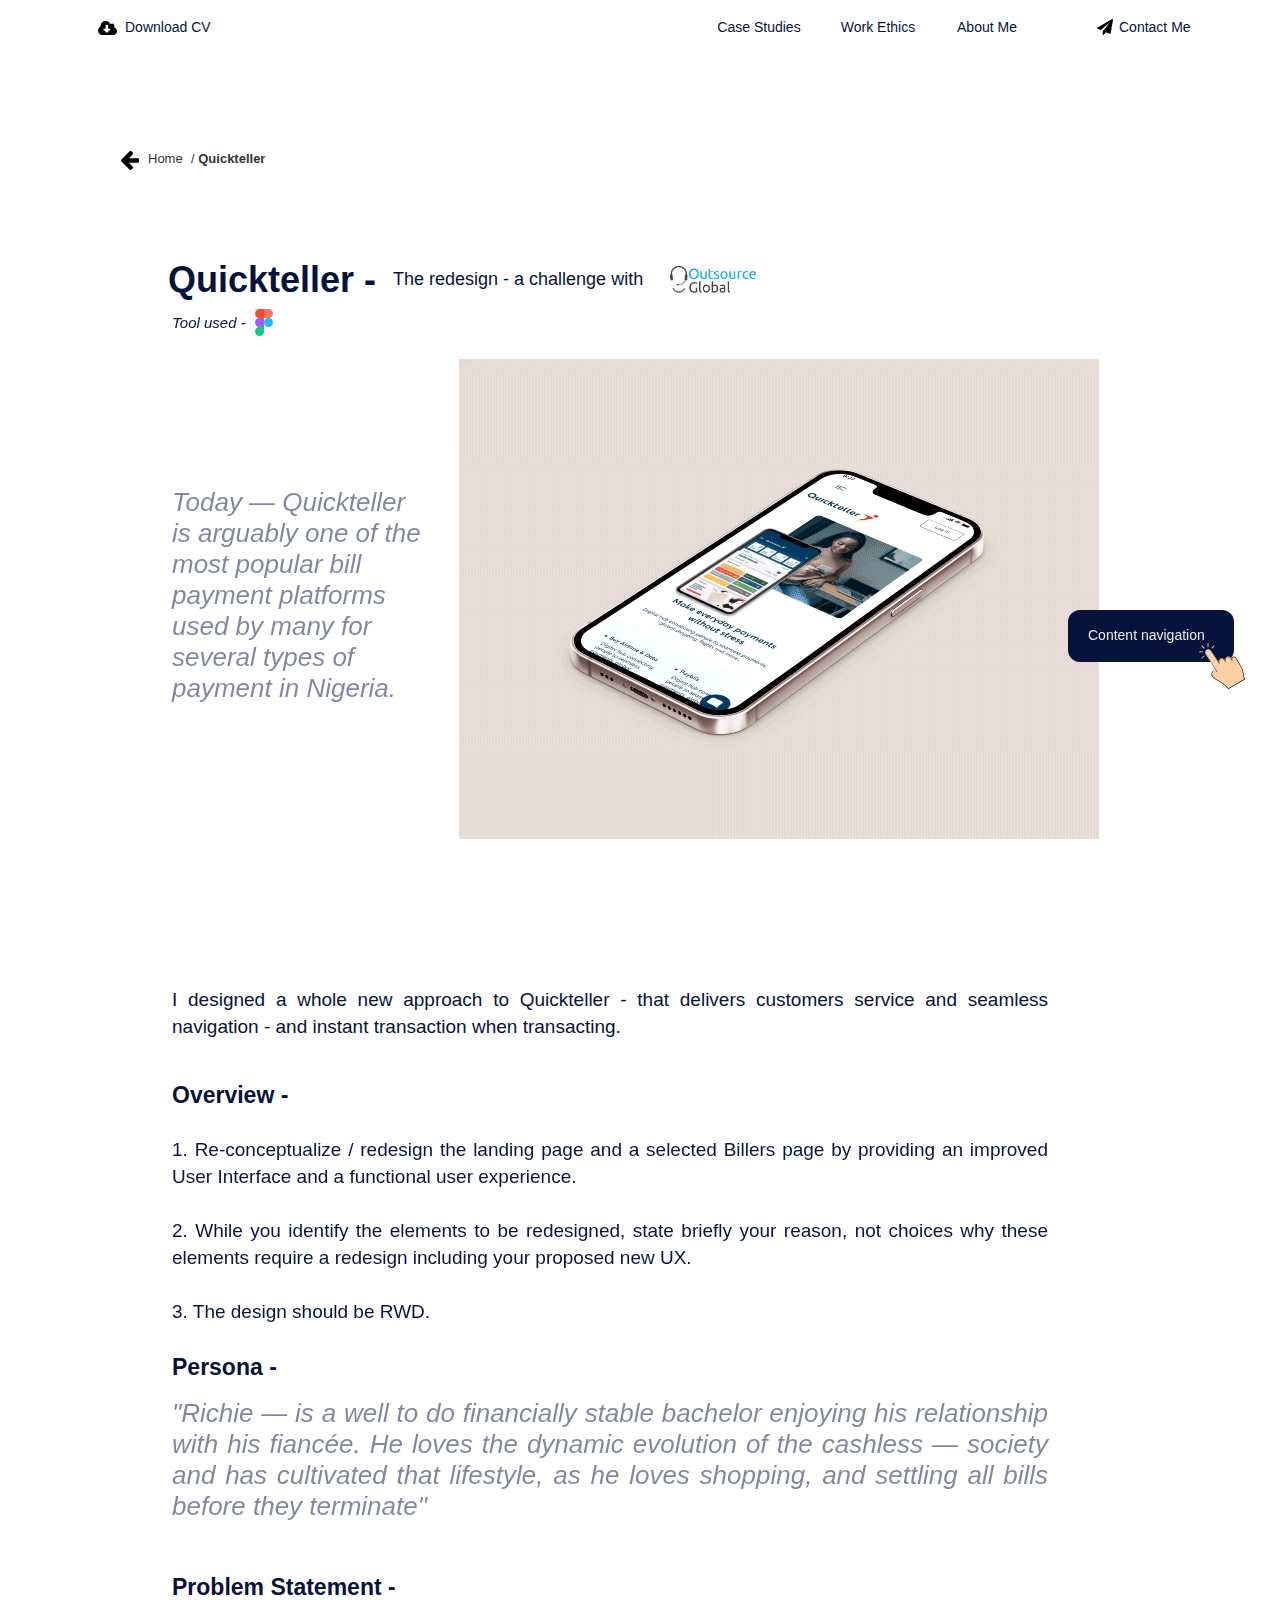
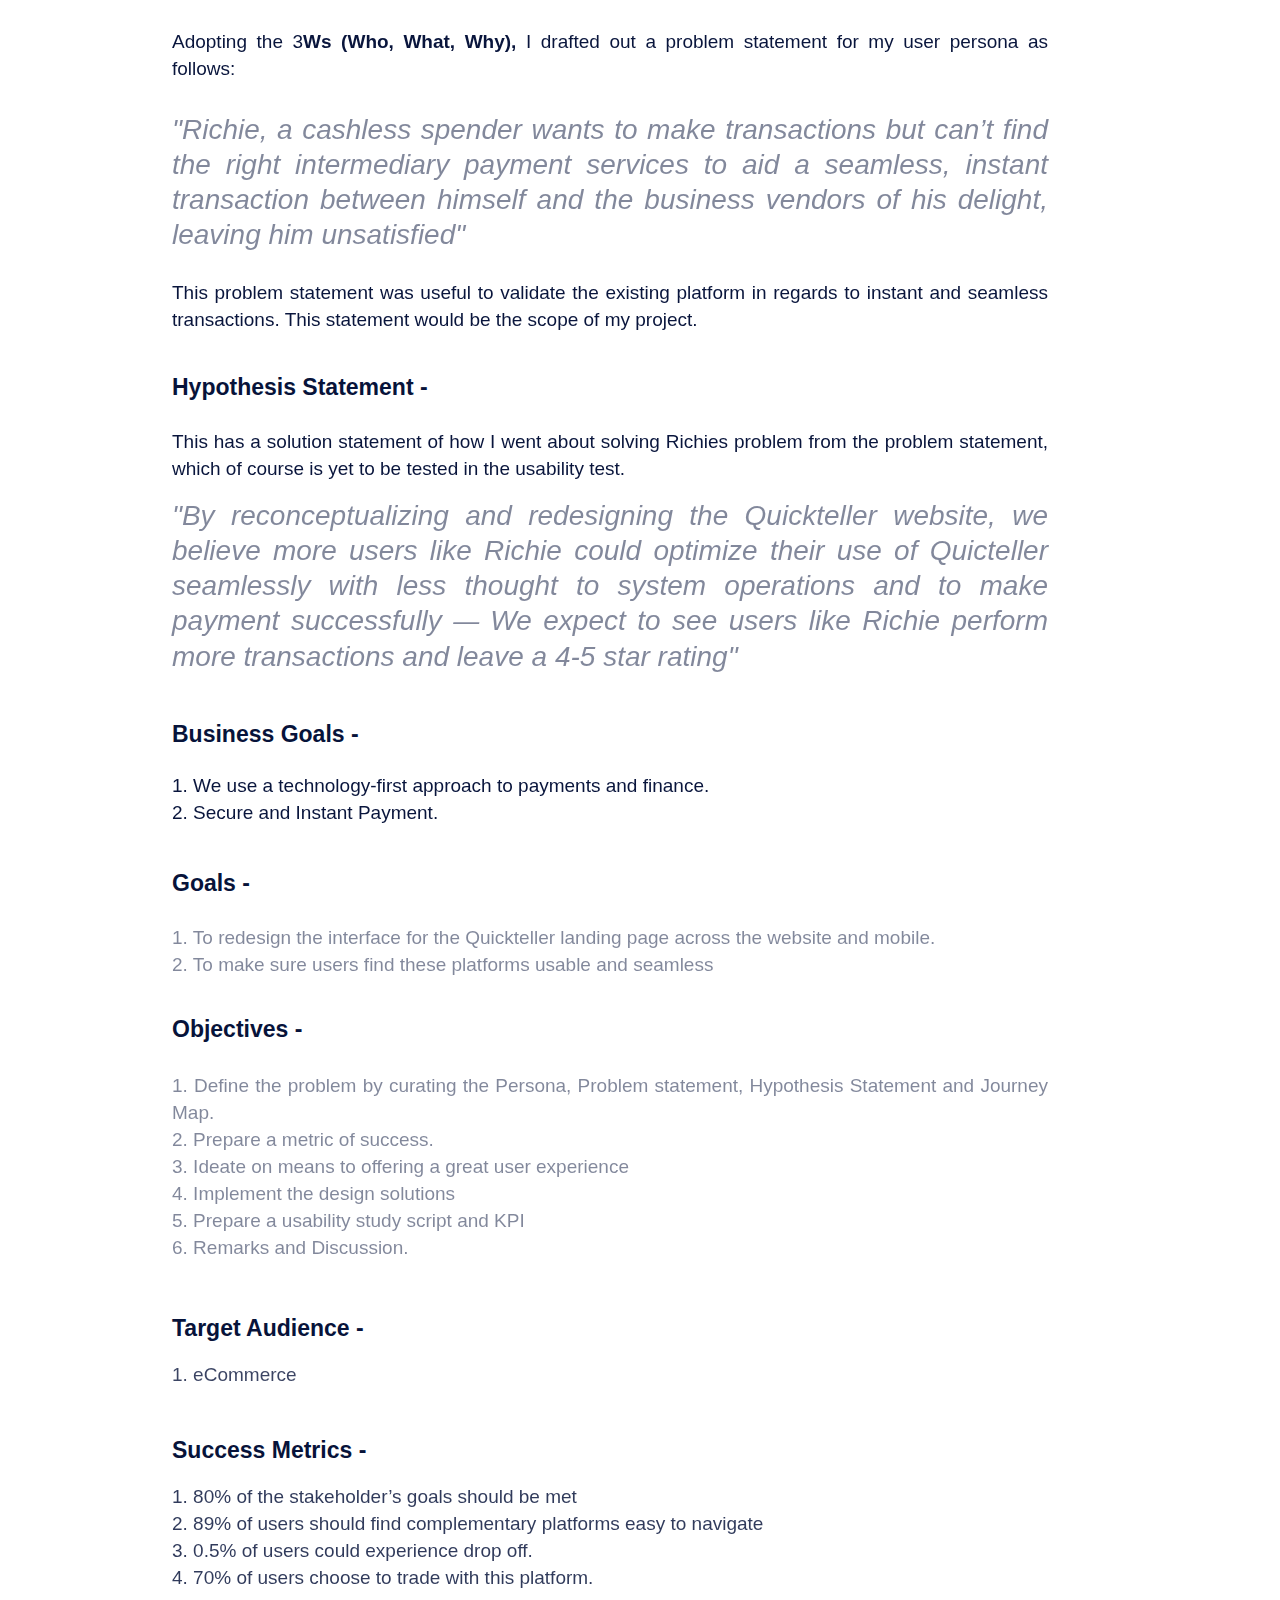
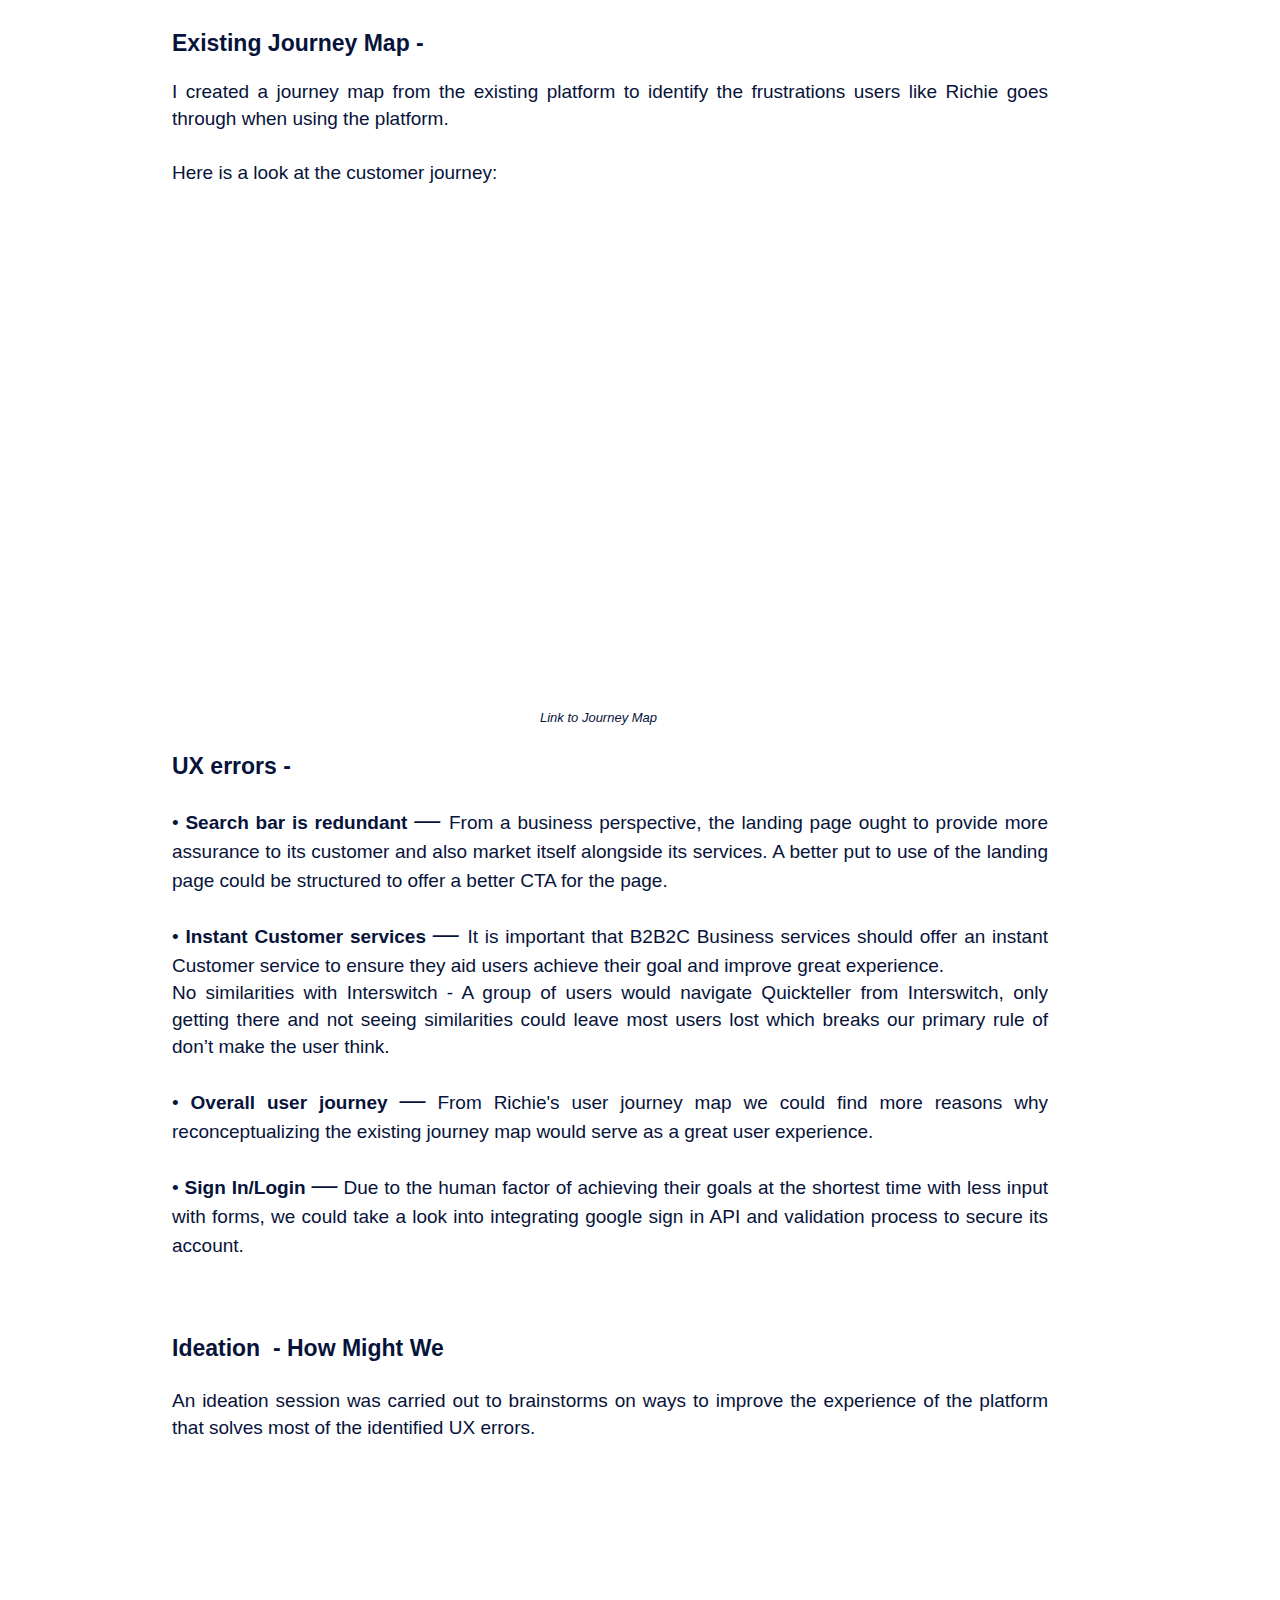
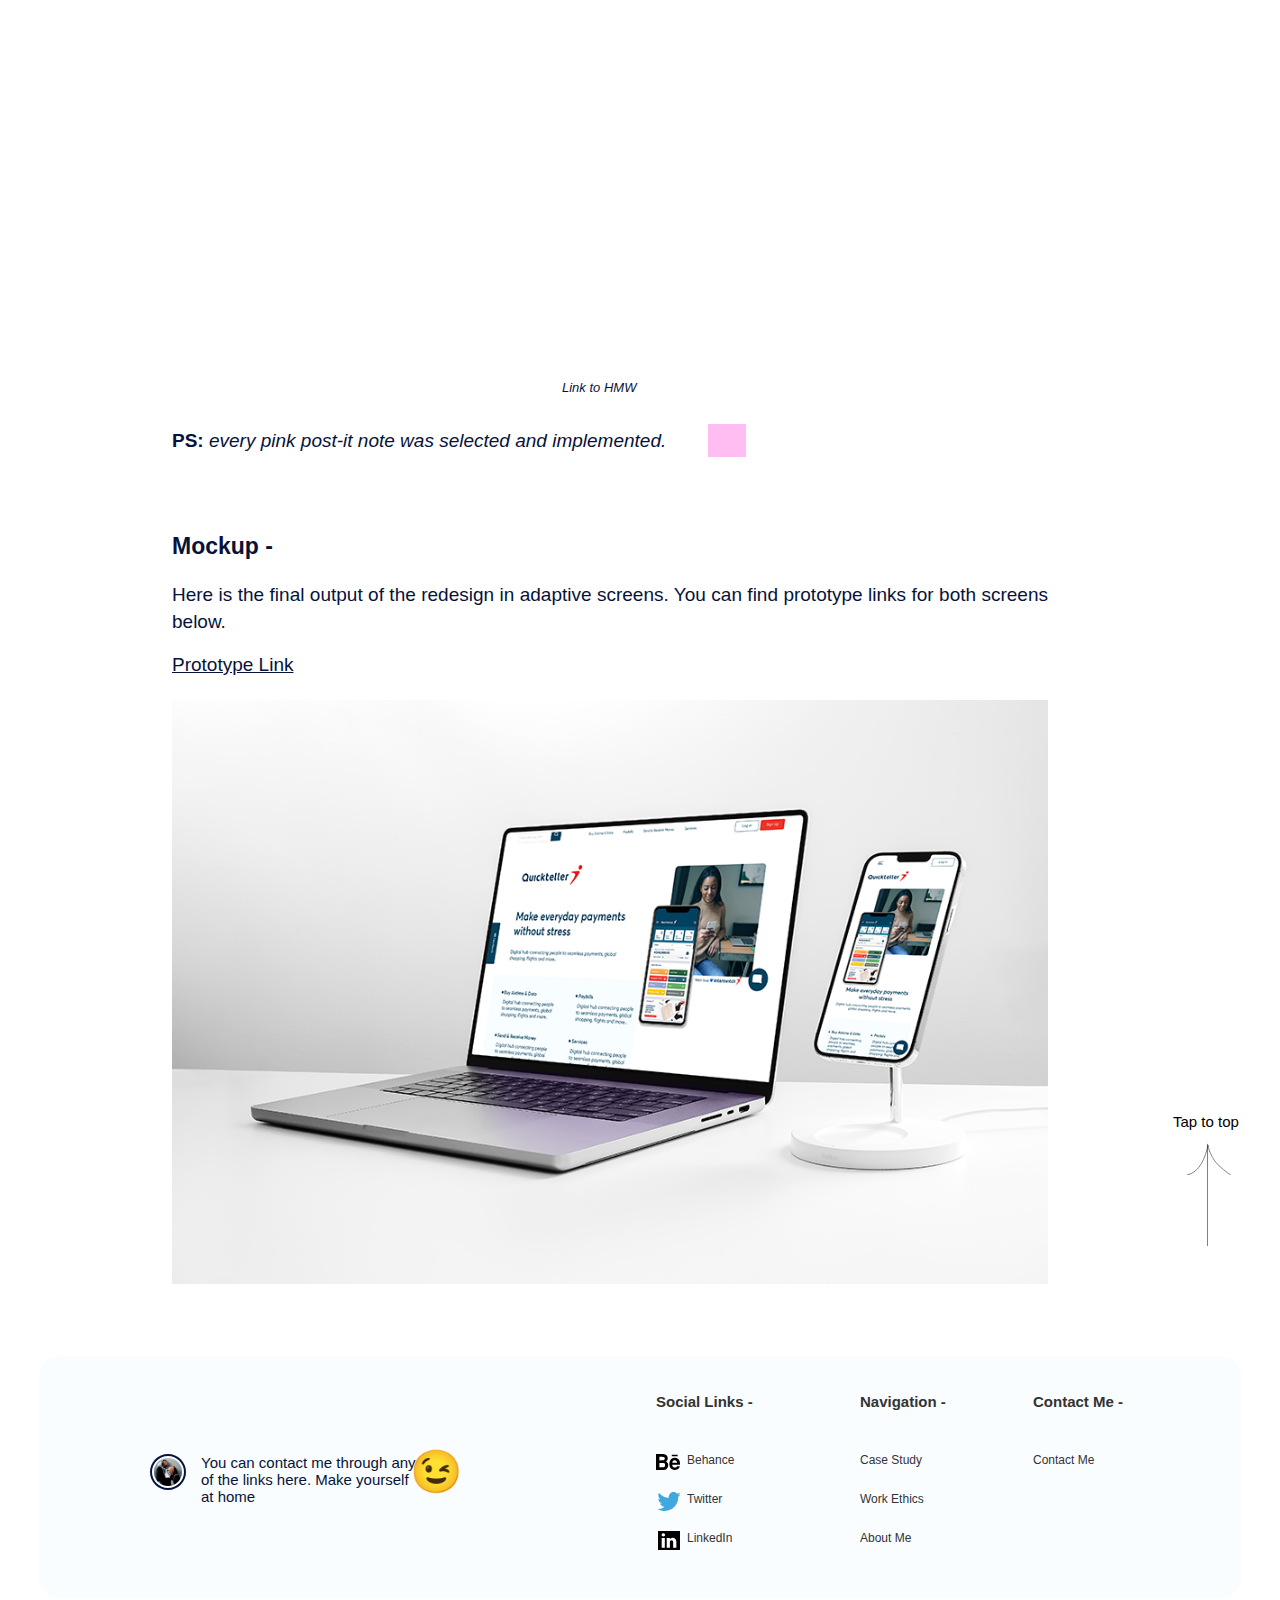
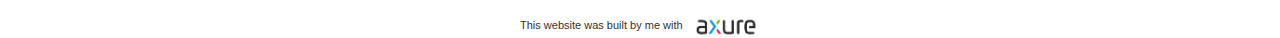
<file: quickteller.html>
﻿<!DOCTYPE html>
<html>
  <head>
    <title>Quickteller</title>
    <meta http-equiv="X-UA-Compatible" content="IE=edge"/>
    <meta http-equiv="content-type" content="text/html; charset=utf-8"/>
    <link href="resources/css/axure_rp_page.css" type="text/css" rel="stylesheet"/>
    <link href="data/styles.css" type="text/css" rel="stylesheet"/>
    <link href="files/quickteller/styles.css" type="text/css" rel="stylesheet"/>
    <link href="files/quickteller/styles_1.css" type="text/css" rel="stylesheet"/>

    <script src="resources/scripts/jquery-3.2.1.min.js"></script>
    <script src="resources/scripts/axure/axQuery.js"></script>
    <script src="resources/scripts/axure/globals.js"></script>
    <script src="resources/scripts/axutils.js"></script>
    <script src="resources/scripts/axure/annotation.js"></script>
    <script src="resources/scripts/axure/axQuery.std.js"></script>
    <script src="resources/scripts/axure/doc.js"></script>
    <script src="resources/scripts/messagecenter.js"></script>
    <script src="resources/scripts/axure/events.js"></script>
    <script src="resources/scripts/axure/recording.js"></script>
    <script src="resources/scripts/axure/action.js"></script>
    <script src="resources/scripts/axure/expr.js"></script>
    <script src="resources/scripts/axure/geometry.js"></script>
    <script src="resources/scripts/axure/flyout.js"></script>
    <script src="resources/scripts/axure/model.js"></script>
    <script src="resources/scripts/axure/repeater.js"></script>
    <script src="resources/scripts/axure/sto.js"></script>
    <script src="resources/scripts/axure/utils.temp.js"></script>
    <script src="resources/scripts/axure/variables.js"></script>
    <script src="resources/scripts/axure/drag.js"></script>
    <script src="resources/scripts/axure/move.js"></script>
    <script src="resources/scripts/axure/visibility.js"></script>
    <script src="resources/scripts/axure/style.js"></script>
    <script src="resources/scripts/axure/adaptive.js"></script>
    <script src="resources/scripts/axure/tree.js"></script>
    <script src="resources/scripts/axure/init.temp.js"></script>
    <script src="resources/scripts/axure/legacy.js"></script>
    <script src="resources/scripts/axure/viewer.js"></script>
    <script src="resources/scripts/axure/math.js"></script>
    <script src="resources/scripts/axure/jquery.nicescroll.min.js"></script>
    <script src="data/document.js"></script>
    <script src="files/quickteller/data.js"></script>
    <script type="text/javascript">
      $axure.utils.getTransparentGifPath = function() { return 'resources/images/transparent.gif'; };
      $axure.utils.getOtherPath = function() { return 'resources/Other.html'; };
      $axure.utils.getReloadPath = function() { return 'resources/reload.html'; };
    </script>
  </head>
  <body>
    <div id="base" class="">

      <!-- Nav bar (Group) -->
      <div id="u465" class="ax_default" data-label="Nav bar" data-left="0" data-top="0" data-width="1440" data-height="73">

        <!-- Unnamed (Rectangle) -->
        <div id="u466" class="ax_default shape">
          <div id="u466_div" class=""></div>
          <div id="u466_text" class="text " style="display:none; visibility: hidden">
            <p></p>
          </div>
        </div>

        <!-- Unnamed (Rectangle) -->
        <div id="u467" class="ax_default shape">
          <div id="u467_div" class=""></div>
          <div id="u467_text" class="text ">
            <p><span>Case Studies</span></p>
          </div>
        </div>

        <!-- Unnamed (Rectangle) -->
        <div id="u468" class="ax_default shape">
          <div id="u468_div" class=""></div>
          <div id="u468_text" class="text ">
            <p><span>Work Ethics</span></p>
          </div>
        </div>

        <!-- Unnamed (Rectangle) -->
        <div id="u469" class="ax_default shape">
          <div id="u469_div" class=""></div>
          <div id="u469_text" class="text ">
            <p><span>About Me</span></p>
          </div>
        </div>

        <!-- Unnamed (Group) -->
        <div id="u470" class="ax_default" data-left="58" data-top="19" data-width="121" data-height="19">

          <!-- Unnamed (Rectangle) -->
          <div id="u471" class="ax_default shape">
            <div id="u471_div" class=""></div>
            <div id="u471_text" class="text ">
              <p><span>Download CV</span></p>
            </div>
          </div>

          <!-- Unnamed (Shape) -->
          <div id="u472" class="ax_default icon">
            <img id="u472_img" class="img " src="images/index/u16.svg"/>
            <div id="u472_text" class="text " style="display:none; visibility: hidden">
              <p></p>
            </div>
          </div>
        </div>

        <!-- Unnamed (Group) -->
        <div id="u473" class="ax_default" data-left="1287" data-top="19" data-width="102" data-height="19">

          <!-- Unnamed (Rectangle) -->
          <div id="u474" class="ax_default shape">
            <div id="u474_div" class=""></div>
            <div id="u474_text" class="text ">
              <p><span>Contact Me</span></p>
            </div>
          </div>

          <!-- Unnamed (Shape) -->
          <div id="u475" class="ax_default icon">
            <img id="u475_img" class="img " src="images/index/u19.svg"/>
            <div id="u475_text" class="text " style="display:none; visibility: hidden">
              <p></p>
            </div>
          </div>
        </div>
      </div>

      <!-- +Stickynavigation (Dynamic Panel) -->
      <div id="u476" class="ax_default ax_default_hidden" data-label="+Stickynavigation" style="display:none; visibility: hidden">
        <div id="u476_state0" class="panel_state" data-label="State1" style="">
          <div id="u476_state0_content" class="panel_state_content">

            <!-- +Sticky Nav (Group) -->
            <div id="u477" class="ax_default" data-label="+Sticky Nav" data-left="0" data-top="0" data-width="1440" data-height="73">

              <!-- Unnamed (Rectangle) -->
              <div id="u478" class="ax_default shape">
                <div id="u478_div" class=""></div>
                <div id="u478_text" class="text " style="display:none; visibility: hidden">
                  <p></p>
                </div>
              </div>

              <!-- Unnamed (Rectangle) -->
              <div id="u479" class="ax_default shape">
                <div id="u479_div" class=""></div>
                <div id="u479_text" class="text ">
                  <p><span>Case Studies</span></p>
                </div>
              </div>

              <!-- Unnamed (Rectangle) -->
              <div id="u480" class="ax_default shape">
                <div id="u480_div" class=""></div>
                <div id="u480_text" class="text ">
                  <p><span>Work Ethics</span></p>
                </div>
              </div>

              <!-- Unnamed (Rectangle) -->
              <div id="u481" class="ax_default shape">
                <div id="u481_div" class=""></div>
                <div id="u481_text" class="text ">
                  <p><span>About Me</span></p>
                </div>
              </div>

              <!-- Unnamed (Group) -->
              <div id="u482" class="ax_default" data-left="58" data-top="19" data-width="121" data-height="19">

                <!-- Unnamed (Rectangle) -->
                <div id="u483" class="ax_default shape">
                  <div id="u483_div" class=""></div>
                  <div id="u483_text" class="text ">
                    <p><span>Download CV</span></p>
                  </div>
                </div>

                <!-- Unnamed (Shape) -->
                <div id="u484" class="ax_default icon">
                  <img id="u484_img" class="img " src="images/index/u16.svg"/>
                  <div id="u484_text" class="text " style="display:none; visibility: hidden">
                    <p></p>
                  </div>
                </div>
              </div>

              <!-- Unnamed (Group) -->
              <div id="u485" class="ax_default" data-left="1287" data-top="19" data-width="102" data-height="19">

                <!-- Unnamed (Rectangle) -->
                <div id="u486" class="ax_default shape">
                  <div id="u486_div" class=""></div>
                  <div id="u486_text" class="text ">
                    <p><span>Contact Me</span></p>
                  </div>
                </div>

                <!-- Unnamed (Shape) -->
                <div id="u487" class="ax_default icon">
                  <img id="u487_img" class="img " src="images/index/u19.svg"/>
                  <div id="u487_text" class="text " style="display:none; visibility: hidden">
                    <p></p>
                  </div>
                </div>
              </div>
            </div>
          </div>
        </div>
      </div>

      <!-- Unnamed (Image) -->
      <div id="u488" class="ax_default image">
        <img id="u488_img" class="img " src="images/index/quikgif_u94.png"/>
        <div id="u488_text" class="text " style="display:none; visibility: hidden">
          <p></p>
        </div>
      </div>

      <!-- Unnamed (Rectangle) -->
      <div id="u489" class="ax_default shape ax_default_hidden" style="display:none; visibility: hidden">
        <div id="u489_div" class=""></div>
        <div id="u489_text" class="text " style="display:none; visibility: hidden">
          <p></p>
        </div>
      </div>

      <!-- Unnamed (Rectangle) -->
      <div id="u490" class="ax_default shape ax_default_hidden" style="display:none; visibility: hidden">
        <div id="u490_div" class=""></div>
        <div id="u490_text" class="text " style="display:none; visibility: hidden">
          <p></p>
        </div>
      </div>

      <!-- Unnamed (Rectangle) -->
      <div id="u491" class="ax_default shape">
        <div id="u491_div" class=""></div>
        <div id="u491_text" class="text ">
          <p><span>Quickteller -</span></p>
        </div>
      </div>

      <!-- Unnamed (Rectangle) -->
      <div id="u492" class="ax_default shape">
        <div id="u492_div" class=""></div>
        <div id="u492_text" class="text ">
          <p><span>The redesign - a challenge with </span></p>
        </div>
      </div>

      <!-- Home (Group) -->
      <div id="u493" class="ax_default" data-label="Home" data-left="231" data-top="151" data-width="66" data-height="20">

        <!-- Unnamed (Shape) -->
        <div id="u494" class="ax_default icon">
          <img id="u494_img" class="img " src="images/quickteller/u494.svg"/>
          <div id="u494_text" class="text " style="display:none; visibility: hidden">
            <p></p>
          </div>
        </div>

        <!-- Unnamed (Rectangle) -->
        <div id="u495" class="ax_default paragraph">
          <div id="u495_div" class=""></div>
          <div id="u495_text" class="text ">
            <p><span>Home</span></p>
          </div>
        </div>
      </div>

      <!-- Unnamed (Rectangle) -->
      <div id="u496" class="ax_default paragraph">
        <div id="u496_div" class=""></div>
        <div id="u496_text" class="text ">
          <p><span style="font-family:'Poppins', sans-serif;font-weight:400;">/ </span><span style="font-family:'Poppins Bold', 'Poppins Regular', 'Poppins', sans-serif;font-weight:700;">Quickteller</span></p>
        </div>
      </div>

      <!-- Unnamed (Rectangle) -->
      <div id="u497" class="ax_default shape">
        <div id="u497_div" class=""></div>
        <div id="u497_text" class="text ">
          <p><span style="font-family:'AvertaStd- ☞ Oblique', 'AvertaStd- ☞', 'AvertaStd-Regular ☞ Regular', 'AvertaStd-Regular ☞', sans-serif;font-weight:400;">Today </span><span style="font-family:'AvertaStd- ☞ Oblique', 'AvertaStd- ☞', 'AvertaStd-Regular ☞ Regular', 'AvertaStd-Regular ☞', sans-serif;font-weight:400;">— </span><span style="font-family:'AvertaStd- ☞ Oblique', 'AvertaStd- ☞', 'AvertaStd-Regular ☞ Regular', 'AvertaStd-Regular ☞', sans-serif;font-weight:400;">Quickteller is arguably one of the most popular bill payment platforms used by many for several types of payment in Nigeria.</span></p>
        </div>
      </div>

      <!-- Unnamed (SVG) -->
      <div id="u498" class="ax_default image">
        <img id="u498_img" class="img " src="images/index/u88.svg"/>
        <div id="u498_text" class="text " style="display:none; visibility: hidden">
          <p></p>
        </div>
      </div>

      <!-- Unnamed (Rectangle) -->
      <div id="u499" class="ax_default shape">
        <div id="u499_div" class=""></div>
        <div id="u499_text" class="text ">
          <p><span>Tool used -</span></p>
        </div>
      </div>

      <!-- Unnamed (Rectangle) -->
      <div id="u500" class="ax_default shape">
        <div id="u500_div" class=""></div>
        <div id="u500_text" class="text ">
          <p><span>I designed a whole new approach to Quickteller - that delivers customers service and seamless navigation - and instant transaction when transacting.</span></p>
        </div>
      </div>

      <!-- Unnamed (Rectangle) -->
      <div id="u501" class="ax_default shape">
        <div id="u501_div" class=""></div>
        <div id="u501_text" class="text ">
          <p><span>1. Re-conceptualize / redesign the landing page and a selected Billers page by providing an improved User Interface and a functional user experience.</span></p><p><span><br></span></p><p><span>2. While you identify the elements to be redesigned, state briefly your reason, not choices why these elements require a redesign including your proposed new UX.</span></p><p><span><br></span></p><p><span>3. The design should be RWD.</span></p>
        </div>
      </div>

      <!-- Unnamed (Rectangle) -->
      <div id="u502" class="ax_default shape">
        <div id="u502_div" class=""></div>
        <div id="u502_text" class="text ">
          <p><span>Overview - </span></p>
        </div>
      </div>

      <!-- Unnamed (Rectangle) -->
      <div id="u503" class="ax_default shape">
        <div id="u503_div" class=""></div>
        <div id="u503_text" class="text ">
          <p><span>Persona - </span></p>
        </div>
      </div>

      <!-- Unnamed (Rectangle) -->
      <div id="u504" class="ax_default shape">
        <div id="u504_div" class=""></div>
        <div id="u504_text" class="text ">
          <p><span style="font-family:'AvertaStd- ☞', 'AvertaStd-Regular ☞ Regular', 'AvertaStd-Regular ☞', sans-serif;font-weight:400;">Adopting the 3</span><span style="font-family:'AvertaStd- ☞ Bold', 'AvertaStd-Regular ☞ Regular', 'AvertaStd-Regular ☞', sans-serif;font-weight:700;">Ws (Who, What, Why),</span><span style="font-family:'AvertaStd- ☞', 'AvertaStd-Regular ☞ Regular', 'AvertaStd-Regular ☞', sans-serif;font-weight:400;"> I drafted out a problem statement for my user persona as follows: </span></p>
        </div>
      </div>

      <!-- Unnamed (Rectangle) -->
      <div id="u505" class="ax_default shape">
        <div id="u505_div" class=""></div>
        <div id="u505_text" class="text ">
          <p><span>Problem Statement - </span></p>
        </div>
      </div>

      <!-- Unnamed (Rectangle) -->
      <div id="u506" class="ax_default shape">
        <div id="u506_div" class=""></div>
        <div id="u506_text" class="text ">
          <p><span>&quot;Richie, a cashless spender wants to make transactions but can’t find the right intermediary payment services to aid a seamless, instant transaction between himself and the business vendors of his delight, leaving him unsatisfied&quot;</span></p>
        </div>
      </div>

      <!-- Unnamed (Rectangle) -->
      <div id="u507" class="ax_default shape">
        <div id="u507_div" class=""></div>
        <div id="u507_text" class="text ">
          <p><span>&quot;Richie — is a well to do financially stable bachelor enjoying his relationship with his fiancée. He loves the dynamic evolution of the cashless — society and has cultivated that lifestyle, as he loves shopping, and settling all bills before they terminate&quot;</span></p><p><span><br></span></p>
        </div>
      </div>

      <!-- Unnamed (Rectangle) -->
      <div id="u508" class="ax_default shape">
        <div id="u508_div" class=""></div>
        <div id="u508_text" class="text ">
          <p><span>This problem statement was useful to validate the existing platform in regards to instant and seamless transactions. This statement would be the scope of my project.</span></p>
        </div>
      </div>

      <!-- Unnamed (Rectangle) -->
      <div id="u509" class="ax_default shape">
        <div id="u509_div" class=""></div>
        <div id="u509_text" class="text ">
          <p><span>Hypothesis Statement - </span></p>
        </div>
      </div>

      <!-- Unnamed (Rectangle) -->
      <div id="u510" class="ax_default shape">
        <div id="u510_div" class=""></div>
        <div id="u510_text" class="text ">
          <p><span>This has a solution statement of how I went about solving Richies problem from the problem statement, which of course is yet to be tested in the usability test.</span></p>
        </div>
      </div>

      <!-- Unnamed (Rectangle) -->
      <div id="u511" class="ax_default shape">
        <div id="u511_div" class=""></div>
        <div id="u511_text" class="text ">
          <p style="font-size:28px;"><span>&quot;By reconceptualizing and redesigning the Quickteller website, we believe more users like Richie could optimize their use of Quicteller seamlessly with less thought to system operations and to make payment successfully </span><span style="font-size:26px;">— </span><span>We expect to see users like Richie perform more transactions and leave a 4-5 star rating&quot;</span></p>
        </div>
      </div>

      <!-- Unnamed (Rectangle) -->
      <div id="u512" class="ax_default shape">
        <div id="u512_div" class=""></div>
        <div id="u512_text" class="text ">
          <p><span>Business Goals -</span></p>
        </div>
      </div>

      <!-- Unnamed (Rectangle) -->
      <div id="u513" class="ax_default shape">
        <div id="u513_div" class=""></div>
        <div id="u513_text" class="text ">
          <p><span>1. We use a technology-first approach to payments and finance.</span></p><p><span>2. Secure and Instant Payment.</span></p>
        </div>
      </div>

      <!-- Unnamed (Rectangle) -->
      <div id="u514" class="ax_default shape">
        <div id="u514_div" class=""></div>
        <div id="u514_text" class="text ">
          <p><span>Goals -</span></p>
        </div>
      </div>

      <!-- Unnamed (Rectangle) -->
      <div id="u515" class="ax_default shape">
        <div id="u515_div" class=""></div>
        <div id="u515_text" class="text ">
          <p><span>1. To redesign the interface for the Quickteller landing page across the website and mobile.</span></p><p><span>2. To make sure users find these platforms usable and seamless</span></p>
        </div>
      </div>

      <!-- Unnamed (Rectangle) -->
      <div id="u516" class="ax_default shape">
        <div id="u516_div" class=""></div>
        <div id="u516_text" class="text ">
          <p><span>Objectives -</span></p>
        </div>
      </div>

      <!-- Unnamed (Rectangle) -->
      <div id="u517" class="ax_default shape">
        <div id="u517_div" class=""></div>
        <div id="u517_text" class="text ">
          <p><span>1. Define the problem by curating the Persona, Problem statement, Hypothesis Statement and Journey Map.</span></p><p><span>2. Prepare a metric of success.</span></p><p><span>3. Ideate on means to offering a great user experience</span></p><p><span>4. Implement the design solutions</span></p><p><span>5. Prepare a usability study script and KPI</span></p><p><span>6. Remarks and Discussion.</span></p>
        </div>
      </div>

      <!-- Unnamed (Rectangle) -->
      <div id="u518" class="ax_default shape">
        <div id="u518_div" class=""></div>
        <div id="u518_text" class="text ">
          <p><span>Target Audience -</span></p>
        </div>
      </div>

      <!-- Unnamed (Rectangle) -->
      <div id="u519" class="ax_default shape">
        <div id="u519_div" class=""></div>
        <div id="u519_text" class="text ">
          <p><span>1. eCommerce </span></p>
        </div>
      </div>

      <!-- Unnamed (Rectangle) -->
      <div id="u520" class="ax_default shape">
        <div id="u520_div" class=""></div>
        <div id="u520_text" class="text ">
          <p><span>Success Metrics -</span></p>
        </div>
      </div>

      <!-- Unnamed (Rectangle) -->
      <div id="u521" class="ax_default shape">
        <div id="u521_div" class=""></div>
        <div id="u521_text" class="text ">
          <p><span>1. 80% of the stakeholder’s goals should be met</span></p><p><span>2. 89% of users should find complementary platforms easy to navigate</span></p><p><span>3. 0.5% of users could experience drop off.</span></p><p><span>4. 70% of users choose to trade with this platform.</span></p><p><span><br></span></p>
        </div>
      </div>

      <!-- Unnamed (Rectangle) -->
      <div id="u522" class="ax_default shape">
        <div id="u522_div" class=""></div>
        <div id="u522_text" class="text ">
          <p><span>Existing Journey Map -</span></p>
        </div>
      </div>

      <!-- Unnamed (Rectangle) -->
      <div id="u523" class="ax_default shape">
        <div id="u523_div" class=""></div>
        <div id="u523_text" class="text ">
          <p><span>I created a journey map from the existing platform to identify the frustrations users like Richie goes through when using the platform.</span></p><p><span><br></span></p><p><span>Here is a look at the customer journey:</span></p>
        </div>
      </div>

      <!-- Unnamed (Dynamic Panel) -->
      <div id="u524" class="ax_default">
        <div id="u524_state0" class="panel_state" data-label="State1" style="">
          <div id="u524_state0_content" class="panel_state_content">

            <!-- Unnamed (Rectangle) -->
            <div id="u525" class="ax_default shape">
              <div id="u525_div" class=""></div>
              <div id="u525_text" class="text ">
                <p><span>Link to Journey Map</span></p>
              </div>
            </div>
          </div>
        </div>
        <div id="u524_state1" class="panel_state" data-label="State2" style="visibility: hidden;">
          <div id="u524_state1_content" class="panel_state_content">

            <!-- Unnamed (Rectangle) -->
            <div id="u526" class="ax_default shape">
              <img id="u526_img" class="img " src="images/quickteller/u526.svg"/>
              <div id="u526_text" class="text " style="display:none; visibility: hidden">
                <p></p>
              </div>
            </div>

            <!-- Unnamed (Rectangle) -->
            <div id="u527" class="ax_default shape">
              <div id="u527_div" class=""></div>
              <div id="u527_text" class="text ">
                <p><span>Link to Journey Map</span></p>
              </div>
            </div>
          </div>
        </div>
      </div>

      <!-- Iframe-Map (Inline Frame) -->
      <div id="u528" class="ax_default" data-label="Iframe-Map">
        <iframe id="u528_input" data-label="Iframe-Map" scrolling="auto" frameborder="0" webkitallowfullscreen mozallowfullscreen allowfullscreen></iframe>
      </div>

      <!-- Unnamed (Rectangle) -->
      <div id="u529" class="ax_default shape">
        <div id="u529_div" class=""></div>
        <div id="u529_text" class="text ">
          <p><span>UX errors -</span></p>
        </div>
      </div>

      <!-- Unnamed (Rectangle) -->
      <div id="u530" class="ax_default shape">
        <div id="u530_div" class=""></div>
        <div id="u530_text" class="text ">
          <p style="font-size:26px;"><span style="font-family:'AvertaStd- ☞', 'AvertaStd-Regular ☞ Regular', 'AvertaStd-Regular ☞', sans-serif;font-weight:400;font-style:normal;font-size:19px;">&#149; </span><span style="font-family:'AvertaStd- ☞ Bold', 'AvertaStd-Regular ☞ Regular', 'AvertaStd-Regular ☞', sans-serif;font-weight:700;font-style:normal;font-size:19px;">Search bar is redundant</span><span style="font-family:'AvertaStd- ☞', 'AvertaStd-Regular ☞ Regular', 'AvertaStd-Regular ☞', sans-serif;font-weight:400;font-style:normal;font-size:19px;"> </span><span style="font-family:'AvertaStd- ☞ Oblique', 'AvertaStd- ☞', 'AvertaStd-Regular ☞ Regular', 'AvertaStd-Regular ☞', sans-serif;font-weight:400;font-style:oblique;">— </span><span style="font-family:'AvertaStd- ☞', 'AvertaStd-Regular ☞ Regular', 'AvertaStd-Regular ☞', sans-serif;font-weight:400;font-style:normal;font-size:19px;">From a business perspective, the landing page ought to provide more assurance to its customer and also market itself alongside its services. A better put to use of the landing page could be structured to offer a better CTA for the page.</span></p><p style="font-size:19px;"><span style="font-family:'AvertaStd- ☞', 'AvertaStd-Regular ☞ Regular', 'AvertaStd-Regular ☞', sans-serif;font-weight:400;font-style:normal;"><br></span></p><p style="font-size:26px;"><span style="font-family:'AvertaStd- ☞', 'AvertaStd-Regular ☞ Regular', 'AvertaStd-Regular ☞', sans-serif;font-weight:400;font-style:normal;font-size:19px;">&#149; </span><span style="font-family:'AvertaStd- ☞ Bold', 'AvertaStd-Regular ☞ Regular', 'AvertaStd-Regular ☞', sans-serif;font-weight:700;font-style:normal;font-size:19px;">Instant Customer services</span><span style="font-family:'AvertaStd- ☞', 'AvertaStd-Regular ☞ Regular', 'AvertaStd-Regular ☞', sans-serif;font-weight:400;font-style:normal;font-size:19px;"> </span><span style="font-family:'AvertaStd- ☞ Oblique', 'AvertaStd- ☞', 'AvertaStd-Regular ☞ Regular', 'AvertaStd-Regular ☞', sans-serif;font-weight:400;font-style:oblique;">— </span><span style="font-family:'AvertaStd- ☞', 'AvertaStd-Regular ☞ Regular', 'AvertaStd-Regular ☞', sans-serif;font-weight:400;font-style:normal;font-size:19px;"> It is important that B2B2C Business services should offer an instant Customer service to ensure they aid users achieve their goal and improve great experience. </span></p><p style="font-size:19px;"><span style="font-family:'AvertaStd- ☞', 'AvertaStd-Regular ☞ Regular', 'AvertaStd-Regular ☞', sans-serif;font-weight:400;font-style:normal;">No similarities with Interswitch - A group of users would navigate Quickteller from Interswitch, only getting there and not seeing similarities could leave most users lost which breaks our primary rule of don’t make the user think.</span></p><p style="font-size:19px;"><span style="font-family:'AvertaStd- ☞', 'AvertaStd-Regular ☞ Regular', 'AvertaStd-Regular ☞', sans-serif;font-weight:400;font-style:normal;"><br></span></p><p style="font-size:26px;"><span style="font-family:'AvertaStd- ☞', 'AvertaStd-Regular ☞ Regular', 'AvertaStd-Regular ☞', sans-serif;font-weight:400;font-style:normal;font-size:19px;">&#149; </span><span style="font-family:'AvertaStd- ☞ Bold', 'AvertaStd-Regular ☞ Regular', 'AvertaStd-Regular ☞', sans-serif;font-weight:700;font-style:normal;font-size:19px;">Overall user journey</span><span style="font-family:'AvertaStd- ☞', 'AvertaStd-Regular ☞ Regular', 'AvertaStd-Regular ☞', sans-serif;font-weight:400;font-style:normal;font-size:19px;"> </span><span style="font-family:'AvertaStd- ☞ Oblique', 'AvertaStd- ☞', 'AvertaStd-Regular ☞ Regular', 'AvertaStd-Regular ☞', sans-serif;font-weight:400;font-style:oblique;">—</span><span style="font-family:'AvertaStd- ☞', 'AvertaStd-Regular ☞ Regular', 'AvertaStd-Regular ☞', sans-serif;font-weight:400;font-style:normal;font-size:19px;"> From Richie's user journey map we could find more reasons why reconceptualizing the existing journey map would serve as a great user experience.</span></p><p style="font-size:19px;"><span style="font-family:'AvertaStd- ☞', 'AvertaStd-Regular ☞ Regular', 'AvertaStd-Regular ☞', sans-serif;font-weight:400;font-style:normal;"><br></span></p><p style="font-size:26px;"><span style="font-family:'AvertaStd- ☞', 'AvertaStd-Regular ☞ Regular', 'AvertaStd-Regular ☞', sans-serif;font-weight:400;font-style:normal;font-size:19px;">&#149; </span><span style="font-family:'AvertaStd- ☞ Bold', 'AvertaStd-Regular ☞ Regular', 'AvertaStd-Regular ☞', sans-serif;font-weight:700;font-style:normal;font-size:19px;">Sign In/Login</span><span style="font-family:'AvertaStd- ☞', 'AvertaStd-Regular ☞ Regular', 'AvertaStd-Regular ☞', sans-serif;font-weight:400;font-style:normal;font-size:19px;"> </span><span style="font-family:'AvertaStd- ☞ Oblique', 'AvertaStd- ☞', 'AvertaStd-Regular ☞ Regular', 'AvertaStd-Regular ☞', sans-serif;font-weight:400;font-style:oblique;">—</span><span style="font-family:'AvertaStd- ☞', 'AvertaStd-Regular ☞ Regular', 'AvertaStd-Regular ☞', sans-serif;font-weight:400;font-style:normal;font-size:19px;"> Due to the human factor of achieving their goals at the shortest time with less input with forms, we could take a look into integrating google sign in API and validation process to secure its account.</span></p>
        </div>
      </div>

      <!-- Unnamed (Rectangle) -->
      <div id="u531" class="ax_default shape">
        <div id="u531_div" class=""></div>
        <div id="u531_text" class="text ">
          <p><span>Ideation&nbsp; - How Might We</span></p>
        </div>
      </div>

      <!-- Unnamed (Rectangle) -->
      <div id="u532" class="ax_default shape">
        <div id="u532_div" class=""></div>
        <div id="u532_text" class="text ">
          <p><span>An ideation session was carried out to brainstorms on ways to improve the experience of the platform that solves most of the identified UX errors.</span></p>
        </div>
      </div>

      <!-- Unnamed (Dynamic Panel) -->
      <div id="u533" class="ax_default">
        <div id="u533_state0" class="panel_state" data-label="State1" style="">
          <div id="u533_state0_content" class="panel_state_content">

            <!-- Unnamed (Rectangle) -->
            <div id="u534" class="ax_default shape">
              <div id="u534_div" class=""></div>
              <div id="u534_text" class="text ">
                <p><span>Link to HMW</span></p>
              </div>
            </div>
          </div>
        </div>
        <div id="u533_state1" class="panel_state" data-label="State2" style="visibility: hidden;">
          <div id="u533_state1_content" class="panel_state_content">

            <!-- Unnamed (Rectangle) -->
            <div id="u535" class="ax_default shape">
              <img id="u535_img" class="img " src="images/quickteller/u535.svg"/>
              <div id="u535_text" class="text " style="display:none; visibility: hidden">
                <p></p>
              </div>
            </div>

            <!-- Unnamed (Rectangle) -->
            <div id="u536" class="ax_default shape">
              <div id="u536_div" class=""></div>
              <div id="u536_text" class="text ">
                <p><span>Link to HMW</span></p>
              </div>
            </div>
          </div>
        </div>
      </div>

      <!-- Unnamed (Inline Frame) -->
      <div id="u537" class="ax_default">
        <iframe id="u537_input" scrolling="auto" frameborder="0" webkitallowfullscreen mozallowfullscreen allowfullscreen></iframe>
      </div>

      <!-- Unnamed (Rectangle) -->
      <div id="u538" class="ax_default shape">
        <div id="u538_div" class=""></div>
        <div id="u538_text" class="text ">
          <p><span style="font-family:'AvertaStd- ☞ Bold', 'AvertaStd-Regular ☞ Regular', 'AvertaStd-Regular ☞', sans-serif;font-weight:700;font-style:normal;">PS: </span><span style="font-family:'AvertaStd- ☞ Oblique', 'AvertaStd- ☞', 'AvertaStd-Regular ☞ Regular', 'AvertaStd-Regular ☞', sans-serif;font-weight:400;font-style:oblique;">every pink post-it note was selected and implemented.</span></p>
        </div>
      </div>

      <!-- Unnamed (Rectangle) -->
      <div id="u539" class="ax_default sticky_4">
        <div id="u539_div" class=""></div>
        <div id="u539_text" class="text " style="display:none; visibility: hidden">
          <p></p>
        </div>
      </div>

      <!-- Unnamed (Rectangle) -->
      <div id="u540" class="ax_default shape">
        <div id="u540_div" class=""></div>
        <div id="u540_text" class="text ">
          <p><span>Mockup -</span></p>
        </div>
      </div>

      <!-- Unnamed (Image) -->
      <div id="u541" class="ax_default image">
        <img id="u541_img" class="img " src="images/quickteller/u541.png"/>
        <div id="u541_text" class="text " style="display:none; visibility: hidden">
          <p></p>
        </div>
      </div>

      <!-- Unnamed (Rectangle) -->
      <div id="u542" class="ax_default shape">
        <div id="u542_div" class=""></div>
        <div id="u542_text" class="text ">
          <p><span>Here is the final output of the redesign in adaptive screens. You can find prototype links for both screens below.</span></p>
        </div>
      </div>

      <!-- +ContentNavigation (Dynamic Panel) -->
      <div id="u543" class="ax_default" data-label="+ContentNavigation">
        <div id="u543_state0" class="panel_state" data-label="State1" style="">
          <div id="u543_state0_content" class="panel_state_content">

            <!-- Unnamed (Rectangle) -->
            <div id="u544" class="ax_default shape">
              <img id="u544_img" class="img " src="images/quickteller/u544.svg"/>
              <div id="u544_text" class="text " style="display:none; visibility: hidden">
                <p></p>
              </div>
            </div>

            <!-- Unnamed (Group) -->
            <div id="u545" class="ax_default" data-left="44" data-top="363" data-width="168" data-height="54">

              <!-- Unnamed (Rectangle) -->
              <div id="u546" class="ax_default shape">
                <img id="u546_img" class="img " src="images/quickteller/u546.svg"/>
                <div id="u546_text" class="text " style="display:none; visibility: hidden">
                  <p></p>
                </div>
              </div>

              <!-- Unnamed (Rectangle) -->
              <div id="u547" class="ax_default shape">
                <div id="u547_div" class=""></div>
                <div id="u547_text" class="text ">
                  <p><span>Content navigation</span></p>
                </div>
              </div>
            </div>

            <!-- Unnamed (Group) -->
            <div id="u548" class="ax_default" data-left="176" data-top="397" data-width="46" data-height="46">

              <!-- Unnamed (Shape) -->
              <div id="u549" class="ax_default shape">
                <img id="u549_img" class="img " src="images/quickteller/u549.svg"/>
                <div id="u549_text" class="text " style="display:none; visibility: hidden">
                  <p></p>
                </div>
              </div>

              <!-- Unnamed (Shape) -->
              <div id="u550" class="ax_default shape">
                <img id="u550_img" class="img " src="images/quickteller/u550.svg"/>
                <div id="u550_text" class="text " style="display:none; visibility: hidden">
                  <p></p>
                </div>
              </div>
            </div>

            <!-- +Overview (Dynamic Panel) -->
            <div id="u551" class="ax_default ax_default_hidden" data-label="+Overview" style="display:none; visibility: hidden">
              <div id="u551_state0" class="panel_state" data-label="State1" style="">
                <div id="u551_state0_content" class="panel_state_content">

                  <!-- Unnamed (Rectangle) -->
                  <div id="u552" class="ax_default shape">
                    <div id="u552_div" class=""></div>
                    <div id="u552_text" class="text ">
                      <p><span>Overview</span></p>
                    </div>
                  </div>
                </div>
              </div>
              <div id="u551_state1" class="panel_state" data-label="State2" style="visibility: hidden;">
                <div id="u551_state1_content" class="panel_state_content">

                  <!-- Unnamed (Rectangle) -->
                  <div id="u553" class="ax_default shape">
                    <img id="u553_img" class="img " src="images/quickteller/u553.svg"/>
                    <div id="u553_text" class="text " style="display:none; visibility: hidden">
                      <p></p>
                    </div>
                  </div>

                  <!-- Unnamed (Rectangle) -->
                  <div id="u554" class="ax_default shape">
                    <div id="u554_div" class=""></div>
                    <div id="u554_text" class="text ">
                      <p><span>Overview</span></p>
                    </div>
                  </div>
                </div>
              </div>
            </div>

            <!-- +Persona (Dynamic Panel) -->
            <div id="u555" class="ax_default ax_default_hidden" data-label="+Persona" style="display:none; visibility: hidden">
              <div id="u555_state0" class="panel_state" data-label="State1" style="">
                <div id="u555_state0_content" class="panel_state_content">

                  <!-- Unnamed (Rectangle) -->
                  <div id="u556" class="ax_default shape">
                    <div id="u556_div" class=""></div>
                    <div id="u556_text" class="text ">
                      <p><span>Persona</span></p>
                    </div>
                  </div>
                </div>
              </div>
              <div id="u555_state1" class="panel_state" data-label="State2" style="visibility: hidden;">
                <div id="u555_state1_content" class="panel_state_content">

                  <!-- Unnamed (Rectangle) -->
                  <div id="u557" class="ax_default shape">
                    <img id="u557_img" class="img " src="images/quickteller/u557.svg"/>
                    <div id="u557_text" class="text " style="display:none; visibility: hidden">
                      <p></p>
                    </div>
                  </div>

                  <!-- Unnamed (Rectangle) -->
                  <div id="u558" class="ax_default shape">
                    <div id="u558_div" class=""></div>
                    <div id="u558_text" class="text ">
                      <p><span>Persona</span></p>
                    </div>
                  </div>
                </div>
              </div>
            </div>

            <!-- +PS (Dynamic Panel) -->
            <div id="u559" class="ax_default ax_default_hidden" data-label="+PS" style="display:none; visibility: hidden">
              <div id="u559_state0" class="panel_state" data-label="State1" style="">
                <div id="u559_state0_content" class="panel_state_content">

                  <!-- Unnamed (Rectangle) -->
                  <div id="u560" class="ax_default shape">
                    <div id="u560_div" class=""></div>
                    <div id="u560_text" class="text ">
                      <p><span>Problem Statement</span></p>
                    </div>
                  </div>
                </div>
              </div>
              <div id="u559_state1" class="panel_state" data-label="State2" style="visibility: hidden;">
                <div id="u559_state1_content" class="panel_state_content">

                  <!-- Unnamed (Rectangle) -->
                  <div id="u561" class="ax_default shape">
                    <div id="u561_div" class=""></div>
                    <div id="u561_text" class="text ">
                      <p><span>Problem Statement</span></p>
                    </div>
                  </div>

                  <!-- Unnamed (Rectangle) -->
                  <div id="u562" class="ax_default shape">
                    <img id="u562_img" class="img " src="images/quickteller/u562.svg"/>
                    <div id="u562_text" class="text " style="display:none; visibility: hidden">
                      <p></p>
                    </div>
                  </div>
                </div>
              </div>
            </div>

            <!-- +BGoal (Dynamic Panel) -->
            <div id="u563" class="ax_default ax_default_hidden" data-label="+BGoal" style="display:none; visibility: hidden">
              <div id="u563_state0" class="panel_state" data-label="State1" style="">
                <div id="u563_state0_content" class="panel_state_content">

                  <!-- Unnamed (Rectangle) -->
                  <div id="u564" class="ax_default shape">
                    <div id="u564_div" class=""></div>
                    <div id="u564_text" class="text ">
                      <p><span>Business Goal</span></p>
                    </div>
                  </div>
                </div>
              </div>
              <div id="u563_state1" class="panel_state" data-label="State2" style="visibility: hidden;">
                <div id="u563_state1_content" class="panel_state_content">

                  <!-- Unnamed (Rectangle) -->
                  <div id="u565" class="ax_default shape">
                    <img id="u565_img" class="img " src="images/quickteller/u565.svg"/>
                    <div id="u565_text" class="text " style="display:none; visibility: hidden">
                      <p></p>
                    </div>
                  </div>

                  <!-- Unnamed (Rectangle) -->
                  <div id="u566" class="ax_default shape">
                    <div id="u566_div" class=""></div>
                    <div id="u566_text" class="text ">
                      <p><span>Business Goal</span></p>
                    </div>
                  </div>
                </div>
              </div>
            </div>

            <!-- +Journey (Dynamic Panel) -->
            <div id="u567" class="ax_default ax_default_hidden" data-label="+Journey" style="display:none; visibility: hidden">
              <div id="u567_state0" class="panel_state" data-label="State1" style="">
                <div id="u567_state0_content" class="panel_state_content">

                  <!-- Unnamed (Rectangle) -->
                  <div id="u568" class="ax_default shape">
                    <div id="u568_div" class=""></div>
                    <div id="u568_text" class="text ">
                      <p><span>Journey Map</span></p>
                    </div>
                  </div>
                </div>
              </div>
              <div id="u567_state1" class="panel_state" data-label="State2" style="visibility: hidden;">
                <div id="u567_state1_content" class="panel_state_content">

                  <!-- Unnamed (Rectangle) -->
                  <div id="u569" class="ax_default shape">
                    <img id="u569_img" class="img " src="images/quickteller/u569.svg"/>
                    <div id="u569_text" class="text " style="display:none; visibility: hidden">
                      <p></p>
                    </div>
                  </div>

                  <!-- Unnamed (Rectangle) -->
                  <div id="u570" class="ax_default shape">
                    <div id="u570_div" class=""></div>
                    <div id="u570_text" class="text ">
                      <p><span>Journey Map</span></p>
                    </div>
                  </div>
                </div>
              </div>
            </div>

            <!-- +UXerror (Dynamic Panel) -->
            <div id="u571" class="ax_default ax_default_hidden" data-label="+UXerror" style="display:none; visibility: hidden">
              <div id="u571_state0" class="panel_state" data-label="State1" style="">
                <div id="u571_state0_content" class="panel_state_content">

                  <!-- Unnamed (Rectangle) -->
                  <div id="u572" class="ax_default shape">
                    <div id="u572_div" class=""></div>
                    <div id="u572_text" class="text ">
                      <p><span>UX Errors</span></p>
                    </div>
                  </div>
                </div>
              </div>
              <div id="u571_state1" class="panel_state" data-label="State2" style="visibility: hidden;">
                <div id="u571_state1_content" class="panel_state_content">

                  <!-- Unnamed (Rectangle) -->
                  <div id="u573" class="ax_default shape">
                    <img id="u573_img" class="img " src="images/quickteller/u573.svg"/>
                    <div id="u573_text" class="text " style="display:none; visibility: hidden">
                      <p></p>
                    </div>
                  </div>

                  <!-- Unnamed (Rectangle) -->
                  <div id="u574" class="ax_default shape">
                    <div id="u574_div" class=""></div>
                    <div id="u574_text" class="text ">
                      <p><span>UX Errors</span></p>
                    </div>
                  </div>
                </div>
              </div>
            </div>

            <!-- +HMW (Dynamic Panel) -->
            <div id="u575" class="ax_default ax_default_hidden" data-label="+HMW" style="display:none; visibility: hidden">
              <div id="u575_state0" class="panel_state" data-label="State1" style="">
                <div id="u575_state0_content" class="panel_state_content">

                  <!-- Unnamed (Rectangle) -->
                  <div id="u576" class="ax_default shape">
                    <div id="u576_div" class=""></div>
                    <div id="u576_text" class="text ">
                      <p><span>How Might We</span></p>
                    </div>
                  </div>
                </div>
              </div>
              <div id="u575_state1" class="panel_state" data-label="State2" style="visibility: hidden;">
                <div id="u575_state1_content" class="panel_state_content">

                  <!-- Unnamed (Rectangle) -->
                  <div id="u577" class="ax_default shape">
                    <img id="u577_img" class="img " src="images/quickteller/u577.svg"/>
                    <div id="u577_text" class="text " style="display:none; visibility: hidden">
                      <p></p>
                    </div>
                  </div>

                  <!-- Unnamed (Rectangle) -->
                  <div id="u578" class="ax_default shape">
                    <div id="u578_div" class=""></div>
                    <div id="u578_text" class="text ">
                      <p><span>How Might We</span></p>
                    </div>
                  </div>
                </div>
              </div>
            </div>

            <!-- +Mockup (Dynamic Panel) -->
            <div id="u579" class="ax_default ax_default_hidden" data-label="+Mockup" style="display:none; visibility: hidden">
              <div id="u579_state0" class="panel_state" data-label="State1" style="">
                <div id="u579_state0_content" class="panel_state_content">

                  <!-- Unnamed (Rectangle) -->
                  <div id="u580" class="ax_default shape">
                    <div id="u580_div" class=""></div>
                    <div id="u580_text" class="text ">
                      <p><span>Mockup </span></p>
                    </div>
                  </div>
                </div>
              </div>
              <div id="u579_state1" class="panel_state" data-label="State2" style="visibility: hidden;">
                <div id="u579_state1_content" class="panel_state_content">

                  <!-- Unnamed (Rectangle) -->
                  <div id="u581" class="ax_default shape">
                    <img id="u581_img" class="img " src="images/quickteller/u557.svg"/>
                    <div id="u581_text" class="text " style="display:none; visibility: hidden">
                      <p></p>
                    </div>
                  </div>

                  <!-- Unnamed (Rectangle) -->
                  <div id="u582" class="ax_default shape">
                    <div id="u582_div" class=""></div>
                    <div id="u582_text" class="text ">
                      <p><span>Mockup </span></p>
                    </div>
                  </div>
                </div>
              </div>
            </div>

            <!-- Unnamed (Rectangle) -->
            <div id="u583" class="ax_default shape">
              <div id="u583_div" class=""></div>
              <div id="u583_text" class="text ">
                <p><span>Close</span></p>
              </div>
            </div>
          </div>
        </div>
        <div id="u543_state1" class="panel_state" data-label="State2" style="visibility: hidden;">
          <div id="u543_state1_content" class="panel_state_content">

            <!-- Unnamed (Rectangle) -->
            <div id="u584" class="ax_default shape">
              <img id="u584_img" class="img " src="images/quickteller/u584.svg"/>
              <div id="u584_text" class="text " style="display:none; visibility: hidden">
                <p></p>
              </div>
            </div>

            <!-- Unnamed (Rectangle) -->
            <div id="u585" class="ax_default shape">
              <img id="u585_img" class="img " src="images/quickteller/u546.svg"/>
              <div id="u585_text" class="text " style="display:none; visibility: hidden">
                <p></p>
              </div>
            </div>

            <!-- Unnamed (Rectangle) -->
            <div id="u586" class="ax_default shape">
              <div id="u586_div" class=""></div>
              <div id="u586_text" class="text ">
                <p><span>Content navigation</span></p>
              </div>
            </div>

            <!-- Unnamed (Group) -->
            <div id="u587" class="ax_default" data-left="176" data-top="397" data-width="46" data-height="46">

              <!-- Unnamed (Shape) -->
              <div id="u588" class="ax_default shape">
                <img id="u588_img" class="img " src="images/quickteller/u549.svg"/>
                <div id="u588_text" class="text " style="display:none; visibility: hidden">
                  <p></p>
                </div>
              </div>

              <!-- Unnamed (Shape) -->
              <div id="u589" class="ax_default shape">
                <img id="u589_img" class="img " src="images/quickteller/u550.svg"/>
                <div id="u589_text" class="text " style="display:none; visibility: hidden">
                  <p></p>
                </div>
              </div>
            </div>

            <!-- +Overview (Dynamic Panel) -->
            <div id="u590" class="ax_default" data-label="+Overview">
              <div id="u590_state0" class="panel_state" data-label="State1" style="">
                <div id="u590_state0_content" class="panel_state_content">

                  <!-- Unnamed (Rectangle) -->
                  <div id="u591" class="ax_default shape">
                    <div id="u591_div" class=""></div>
                    <div id="u591_text" class="text ">
                      <p><span>Overview</span></p>
                    </div>
                  </div>
                </div>
              </div>
              <div id="u590_state1" class="panel_state" data-label="State2" style="visibility: hidden;">
                <div id="u590_state1_content" class="panel_state_content">

                  <!-- Unnamed (Rectangle) -->
                  <div id="u592" class="ax_default shape">
                    <img id="u592_img" class="img " src="images/quickteller/u553.svg"/>
                    <div id="u592_text" class="text " style="display:none; visibility: hidden">
                      <p></p>
                    </div>
                  </div>

                  <!-- Unnamed (Rectangle) -->
                  <div id="u593" class="ax_default shape">
                    <div id="u593_div" class=""></div>
                    <div id="u593_text" class="text ">
                      <p><span>Overview</span></p>
                    </div>
                  </div>
                </div>
              </div>
            </div>

            <!-- +Persona (Dynamic Panel) -->
            <div id="u594" class="ax_default" data-label="+Persona">
              <div id="u594_state0" class="panel_state" data-label="State1" style="">
                <div id="u594_state0_content" class="panel_state_content">

                  <!-- Unnamed (Rectangle) -->
                  <div id="u595" class="ax_default shape">
                    <div id="u595_div" class=""></div>
                    <div id="u595_text" class="text ">
                      <p><span>Persona</span></p>
                    </div>
                  </div>
                </div>
              </div>
              <div id="u594_state1" class="panel_state" data-label="State2" style="visibility: hidden;">
                <div id="u594_state1_content" class="panel_state_content">

                  <!-- Unnamed (Rectangle) -->
                  <div id="u596" class="ax_default shape">
                    <img id="u596_img" class="img " src="images/quickteller/u557.svg"/>
                    <div id="u596_text" class="text " style="display:none; visibility: hidden">
                      <p></p>
                    </div>
                  </div>

                  <!-- Unnamed (Rectangle) -->
                  <div id="u597" class="ax_default shape">
                    <div id="u597_div" class=""></div>
                    <div id="u597_text" class="text ">
                      <p><span>Persona</span></p>
                    </div>
                  </div>
                </div>
              </div>
            </div>

            <!-- +PS (Dynamic Panel) -->
            <div id="u598" class="ax_default" data-label="+PS">
              <div id="u598_state0" class="panel_state" data-label="State1" style="">
                <div id="u598_state0_content" class="panel_state_content">

                  <!-- Unnamed (Rectangle) -->
                  <div id="u599" class="ax_default shape">
                    <div id="u599_div" class=""></div>
                    <div id="u599_text" class="text ">
                      <p><span>Problem Statement</span></p>
                    </div>
                  </div>
                </div>
              </div>
              <div id="u598_state1" class="panel_state" data-label="State2" style="visibility: hidden;">
                <div id="u598_state1_content" class="panel_state_content">

                  <!-- Unnamed (Rectangle) -->
                  <div id="u600" class="ax_default shape">
                    <img id="u600_img" class="img " src="images/quickteller/u562.svg"/>
                    <div id="u600_text" class="text " style="display:none; visibility: hidden">
                      <p></p>
                    </div>
                  </div>

                  <!-- Unnamed (Rectangle) -->
                  <div id="u601" class="ax_default shape">
                    <div id="u601_div" class=""></div>
                    <div id="u601_text" class="text ">
                      <p><span>Problem Statement</span></p>
                    </div>
                  </div>
                </div>
              </div>
            </div>

            <!-- +BGoal (Dynamic Panel) -->
            <div id="u602" class="ax_default" data-label="+BGoal">
              <div id="u602_state0" class="panel_state" data-label="State1" style="">
                <div id="u602_state0_content" class="panel_state_content">

                  <!-- Unnamed (Rectangle) -->
                  <div id="u603" class="ax_default shape">
                    <div id="u603_div" class=""></div>
                    <div id="u603_text" class="text ">
                      <p><span>Business Goal</span></p>
                    </div>
                  </div>
                </div>
              </div>
              <div id="u602_state1" class="panel_state" data-label="State2" style="visibility: hidden;">
                <div id="u602_state1_content" class="panel_state_content">

                  <!-- Unnamed (Rectangle) -->
                  <div id="u604" class="ax_default shape">
                    <img id="u604_img" class="img " src="images/quickteller/u565.svg"/>
                    <div id="u604_text" class="text " style="display:none; visibility: hidden">
                      <p></p>
                    </div>
                  </div>

                  <!-- Unnamed (Rectangle) -->
                  <div id="u605" class="ax_default shape">
                    <div id="u605_div" class=""></div>
                    <div id="u605_text" class="text ">
                      <p><span>Business Goal</span></p>
                    </div>
                  </div>
                </div>
              </div>
            </div>

            <!-- +Journey (Dynamic Panel) -->
            <div id="u606" class="ax_default" data-label="+Journey">
              <div id="u606_state0" class="panel_state" data-label="State1" style="">
                <div id="u606_state0_content" class="panel_state_content">

                  <!-- Unnamed (Rectangle) -->
                  <div id="u607" class="ax_default shape">
                    <div id="u607_div" class=""></div>
                    <div id="u607_text" class="text ">
                      <p><span>Journey Map</span></p>
                    </div>
                  </div>
                </div>
              </div>
              <div id="u606_state1" class="panel_state" data-label="State2" style="visibility: hidden;">
                <div id="u606_state1_content" class="panel_state_content">

                  <!-- Unnamed (Rectangle) -->
                  <div id="u608" class="ax_default shape">
                    <img id="u608_img" class="img " src="images/quickteller/u569.svg"/>
                    <div id="u608_text" class="text " style="display:none; visibility: hidden">
                      <p></p>
                    </div>
                  </div>

                  <!-- Unnamed (Rectangle) -->
                  <div id="u609" class="ax_default shape">
                    <div id="u609_div" class=""></div>
                    <div id="u609_text" class="text ">
                      <p><span>Journey Map</span></p>
                    </div>
                  </div>
                </div>
              </div>
            </div>

            <!-- +UXerror (Dynamic Panel) -->
            <div id="u610" class="ax_default" data-label="+UXerror">
              <div id="u610_state0" class="panel_state" data-label="State1" style="">
                <div id="u610_state0_content" class="panel_state_content">

                  <!-- Unnamed (Rectangle) -->
                  <div id="u611" class="ax_default shape">
                    <div id="u611_div" class=""></div>
                    <div id="u611_text" class="text ">
                      <p><span>UX Errors</span></p>
                    </div>
                  </div>
                </div>
              </div>
              <div id="u610_state1" class="panel_state" data-label="State2" style="visibility: hidden;">
                <div id="u610_state1_content" class="panel_state_content">

                  <!-- Unnamed (Rectangle) -->
                  <div id="u612" class="ax_default shape">
                    <img id="u612_img" class="img " src="images/quickteller/u573.svg"/>
                    <div id="u612_text" class="text " style="display:none; visibility: hidden">
                      <p></p>
                    </div>
                  </div>

                  <!-- Unnamed (Rectangle) -->
                  <div id="u613" class="ax_default shape">
                    <div id="u613_div" class=""></div>
                    <div id="u613_text" class="text ">
                      <p><span>UX Errors</span></p>
                    </div>
                  </div>
                </div>
              </div>
            </div>

            <!-- +HMW (Dynamic Panel) -->
            <div id="u614" class="ax_default" data-label="+HMW">
              <div id="u614_state0" class="panel_state" data-label="State1" style="">
                <div id="u614_state0_content" class="panel_state_content">

                  <!-- Unnamed (Rectangle) -->
                  <div id="u615" class="ax_default shape">
                    <div id="u615_div" class=""></div>
                    <div id="u615_text" class="text ">
                      <p><span>How Might We</span></p>
                    </div>
                  </div>
                </div>
              </div>
              <div id="u614_state1" class="panel_state" data-label="State2" style="visibility: hidden;">
                <div id="u614_state1_content" class="panel_state_content">

                  <!-- Unnamed (Rectangle) -->
                  <div id="u616" class="ax_default shape">
                    <img id="u616_img" class="img " src="images/quickteller/u577.svg"/>
                    <div id="u616_text" class="text " style="display:none; visibility: hidden">
                      <p></p>
                    </div>
                  </div>

                  <!-- Unnamed (Rectangle) -->
                  <div id="u617" class="ax_default shape">
                    <div id="u617_div" class=""></div>
                    <div id="u617_text" class="text ">
                      <p><span>How Might We</span></p>
                    </div>
                  </div>
                </div>
              </div>
            </div>

            <!-- +Mockup (Dynamic Panel) -->
            <div id="u618" class="ax_default" data-label="+Mockup">
              <div id="u618_state0" class="panel_state" data-label="State1" style="">
                <div id="u618_state0_content" class="panel_state_content">

                  <!-- Unnamed (Rectangle) -->
                  <div id="u619" class="ax_default shape">
                    <div id="u619_div" class=""></div>
                    <div id="u619_text" class="text ">
                      <p><span>Mockup </span></p>
                    </div>
                  </div>
                </div>
              </div>
              <div id="u618_state1" class="panel_state" data-label="State2" style="visibility: hidden;">
                <div id="u618_state1_content" class="panel_state_content">

                  <!-- Unnamed (Rectangle) -->
                  <div id="u620" class="ax_default shape">
                    <img id="u620_img" class="img " src="images/quickteller/u557.svg"/>
                    <div id="u620_text" class="text " style="display:none; visibility: hidden">
                      <p></p>
                    </div>
                  </div>

                  <!-- Unnamed (Rectangle) -->
                  <div id="u621" class="ax_default shape">
                    <div id="u621_div" class=""></div>
                    <div id="u621_text" class="text ">
                      <p><span>Mockup </span></p>
                    </div>
                  </div>
                </div>
              </div>
            </div>

            <!-- Unnamed (Rectangle) -->
            <div id="u622" class="ax_default shape">
              <div id="u622_div" class=""></div>
              <div id="u622_text" class="text ">
                <p><span>Close</span></p>
              </div>
            </div>
          </div>
        </div>
      </div>

      <!-- Unnamed (Rectangle) -->
      <div id="u623" class="ax_default shape">
        <div id="u623_div" class=""></div>
        <div id="u623_text" class="text ">
          <p><span style="text-decoration:underline ;">Prototype Link</span></p>
        </div>
      </div>

      <!-- TapToTop (Group) -->
      <div id="u624" class="ax_default" data-label="TapToTop" data-left="1371" data-top="5913" data-width="68" data-height="133">

        <!-- Slide Down (Group) -->
        <div id="u625" class="ax_default" data-label="Slide Down" data-left="1385" data-top="5944" data-width="44" data-height="102">

          <!-- Unnamed (Shape) -->
          <div id="u626" class="ax_default shape">
            <img id="u626_img" class="img " src="images/index/u38.svg"/>
            <div id="u626_text" class="text " style="display:none; visibility: hidden">
              <p></p>
            </div>
          </div>

          <!-- Unnamed (Shape) -->
          <div id="u627" class="ax_default shape">
            <img id="u627_img" class="img " src="images/index/u39.svg"/>
            <div id="u627_text" class="text " style="display:none; visibility: hidden">
              <p></p>
            </div>
          </div>
        </div>

        <!-- Unnamed (Rectangle) -->
        <div id="u628" class="ax_default shape">
          <div id="u628_div" class=""></div>
          <div id="u628_text" class="text ">
            <p><span>Tap to top</span></p>
          </div>
        </div>
      </div>

      <!-- Footer (Group) -->
      <div id="u629" class="ax_default" data-label="Footer" data-left="-1" data-top="6156" data-width="1440" data-height="242">

        <!-- Rectangle 6 (Rectangle) -->
        <div id="u630" class="ax_default shape" data-label="Rectangle 6">
          <div id="u630_div" class=""></div>
          <div id="u630_text" class="text " style="display:none; visibility: hidden">
            <p></p>
          </div>
        </div>

        <!-- Unnamed (Rectangle) -->
        <div id="u631" class="ax_default shape">
          <div id="u631_div" class=""></div>
          <div id="u631_text" class="text ">
            <p><span>Social Links -</span></p>
          </div>
        </div>

        <!-- Unnamed (Rectangle) -->
        <div id="u632" class="ax_default shape">
          <div id="u632_div" class=""></div>
          <div id="u632_text" class="text ">
            <p><span>Navigation -</span></p>
          </div>
        </div>

        <!-- Twitter (Group) -->
        <div id="u633" class="ax_default" data-label="Twitter" data-left="738" data-top="6292" data-width="84" data-height="22">

          <!-- Unnamed (Rectangle) -->
          <div id="u634" class="ax_default shape">
            <div id="u634_div" class=""></div>
            <div id="u634_text" class="text ">
              <p><span>Twitter</span></p>
            </div>
          </div>

          <!-- Unnamed (Rectangle) -->
          <div id="u635" class="ax_default shape">
            <div id="u635_div" class=""></div>
            <div id="u635_text" class="text " style="display:none; visibility: hidden">
              <p></p>
            </div>
          </div>
        </div>

        <!-- Unnamed (Rectangle) -->
        <div id="u636" class="ax_default shape">
          <div id="u636_div" class=""></div>
          <div id="u636_text" class="text ">
            <p><span>Case Study</span></p>
          </div>
        </div>

        <!-- Unnamed (Rectangle) -->
        <div id="u637" class="ax_default shape">
          <div id="u637_div" class=""></div>
          <div id="u637_text" class="text ">
            <p><span>Work Ethics</span></p>
          </div>
        </div>

        <!-- Unnamed (Rectangle) -->
        <div id="u638" class="ax_default shape">
          <div id="u638_div" class=""></div>
          <div id="u638_text" class="text ">
            <p><span>About Me</span></p>
          </div>
        </div>

        <!-- Unnamed (Rectangle) -->
        <div id="u639" class="ax_default shape">
          <div id="u639_div" class=""></div>
          <div id="u639_text" class="text ">
            <p><span>Contact Me -</span></p>
          </div>
        </div>

        <!-- Behance (Group) -->
        <div id="u640" class="ax_default" data-label="Behance" data-left="736" data-top="6253" data-width="99" data-height="22">

          <!-- Unnamed (Rectangle) -->
          <div id="u641" class="ax_default shape">
            <div id="u641_div" class=""></div>
            <div id="u641_text" class="text ">
              <p><span>Behance</span></p>
            </div>
          </div>

          <!-- Unnamed (Rectangle) -->
          <div id="u642" class="ax_default shape">
            <div id="u642_div" class=""></div>
            <div id="u642_text" class="text " style="display:none; visibility: hidden">
              <p></p>
            </div>
          </div>
        </div>

        <!-- LinkedIn (Group) -->
        <div id="u643" class="ax_default" data-label="LinkedIn" data-left="738" data-top="6331" data-width="97" data-height="25">

          <!-- Unnamed (Rectangle) -->
          <div id="u644" class="ax_default shape">
            <div id="u644_div" class=""></div>
            <div id="u644_text" class="text ">
              <p><span>LinkedIn</span></p>
            </div>
          </div>

          <!-- Unnamed (Rectangle) -->
          <div id="u645" class="ax_default shape">
            <div id="u645_div" class=""></div>
            <div id="u645_text" class="text " style="display:none; visibility: hidden">
              <p></p>
            </div>
          </div>
        </div>

        <!-- Unnamed (Rectangle) -->
        <div id="u646" class="ax_default shape">
          <div id="u646_div" class=""></div>
          <div id="u646_text" class="text ">
            <p><span>Contact Me</span></p>
          </div>
        </div>

        <!-- Ellipse 1 (Dynamic Panel) -->
        <div id="u647" class="ax_default" data-label="Ellipse 1">
          <div id="u647_state0" class="panel_state" data-label="State1" style="">
            <div id="u647_state0_content" class="panel_state_content">

              <!-- Sam 1 (Rectangle) -->
              <div id="u648" class="ax_default shape" data-label="Sam 1">
                <div id="u648_div" class=""></div>
                <div id="u648_text" class="text " style="display:none; visibility: hidden">
                  <p></p>
                </div>
              </div>
            </div>
          </div>
        </div>

        <!-- Ellipse 2 (Shape) -->
        <div id="u649" class="ax_default shape" data-label="Ellipse 2">
          <img id="u649_img" class="img " src="images/index/ellipse_2_u78.svg"/>
          <div id="u649_text" class="text " style="display:none; visibility: hidden">
            <p></p>
          </div>
        </div>

        <!-- Unnamed (Rectangle) -->
        <div id="u650" class="ax_default shape">
          <div id="u650_div" class=""></div>
          <div id="u650_text" class="text ">
            <p><span>You can contact me through any of the links here. Make yourself at home&nbsp; </span></p>
          </div>
        </div>

        <!-- Unnamed (Rectangle) -->
        <div id="u651" class="ax_default shape">
          <div id="u651_div" class=""></div>
          <div id="u651_text" class="text ">
            <p><span>😉</span></p>
          </div>
        </div>
      </div>

      <!-- Unnamed (Group) -->
      <div id="u652" class="ax_default" data-left="599" data-top="6416" data-width="240" data-height="22">

        <!-- Unnamed (Rectangle) -->
        <div id="u653" class="ax_default shape">
          <div id="u653_div" class=""></div>
          <div id="u653_text" class="text ">
            <p><span>This website was built by me with </span></p>
          </div>
        </div>

        <!-- Unnamed (Rectangle) -->
        <div id="u654" class="ax_default shape">
          <div id="u654_div" class=""></div>
          <div id="u654_text" class="text " style="display:none; visibility: hidden">
            <p></p>
          </div>
        </div>
      </div>

      <!-- OvervieHS (Hot Spot) -->
      <div id="u655" class="ax_default" data-label="OvervieHS">
      </div>

      <!-- PersonaHS (Hot Spot) -->
      <div id="u656" class="ax_default" data-label="PersonaHS">
      </div>

      <!-- PSHS (Hot Spot) -->
      <div id="u657" class="ax_default" data-label="PSHS">
      </div>

      <!-- HSHS (Hot Spot) -->
      <div id="u658" class="ax_default" data-label="HSHS">
      </div>

      <!-- BSHS (Hot Spot) -->
      <div id="u659" class="ax_default" data-label="BSHS">
      </div>

      <!-- JMHS (Hot Spot) -->
      <div id="u660" class="ax_default" data-label="JMHS">
      </div>

      <!-- UXHS (Hot Spot) -->
      <div id="u661" class="ax_default" data-label="UXHS">
      </div>

      <!-- HMWHS (Hot Spot) -->
      <div id="u662" class="ax_default" data-label="HMWHS">
      </div>

      <!-- MockHS (Hot Spot) -->
      <div id="u663" class="ax_default" data-label="MockHS">
      </div>

      <!-- Unnamed (Dynamic Panel) -->
      <div id="u664" class="ax_default">
        <div id="u664_state0" class="panel_state" data-label="State1" style="">
          <div id="u664_state0_content" class="panel_state_content">

            <!-- Unnamed (Image) -->
            <div id="u665" class="ax_default image">
              <img id="u665_img" class="img " src="images/index/u91.png"/>
              <div id="u665_text" class="text " style="display:none; visibility: hidden">
                <p></p>
              </div>
            </div>
          </div>
        </div>
        <div id="u664_state1" class="panel_state" data-label="State2" style="visibility: hidden;">
          <div id="u664_state1_content" class="panel_state_content">

            <!-- Unnamed (Rectangle) -->
            <div id="u666" class="ax_default shape">
              <img id="u666_img" class="img " src="images/quickteller/u666.svg"/>
              <div id="u666_text" class="text " style="display:none; visibility: hidden">
                <p></p>
              </div>
            </div>

            <!-- Unnamed (Image) -->
            <div id="u667" class="ax_default image">
              <img id="u667_img" class="img " src="images/index/u91.png"/>
              <div id="u667_text" class="text " style="display:none; visibility: hidden">
                <p></p>
              </div>
            </div>
          </div>
        </div>
      </div>

      <!-- Unnamed (Rectangle) -->
      <div id="u668" class="ax_default shape ax_default_unplaced" style="display:none; visibility: hidden">
        <div id="u668_div" class=""></div>
        <div id="u668_text" class="text ">
          <p><span>Quickteller -</span></p>
        </div>
      </div>

      <!-- Unnamed (Rectangle) -->
      <div id="u669" class="ax_default shape ax_default_unplaced" style="display:none; visibility: hidden">
        <div id="u669_div" class=""></div>
        <div id="u669_text" class="text ">
          <p><span>The redesign - a challenge </span></p><p><span>with </span></p>
        </div>
      </div>

      <!-- Unnamed (Image) -->
      <div id="u670" class="ax_default image ax_default_unplaced" style="display:none; visibility: hidden">
        <img id="u670_img" class="img " src="resources/images/transparent.gif"/>
        <div id="u670_text" class="text " style="display:none; visibility: hidden">
          <p></p>
        </div>
      </div>

      <!-- Unnamed (Rectangle) -->
      <div id="u671" class="ax_default shape ax_default_unplaced" style="display:none; visibility: hidden">
        <div id="u671_div" class=""></div>
        <div id="u671_text" class="text ">
          <p><span style="font-family:'AvertaStd- ☞ Oblique', 'AvertaStd- ☞', 'AvertaStd-Regular ☞ Regular', 'AvertaStd-Regular ☞', sans-serif;font-weight:400;">Today </span><span style="font-family:'AvertaStd- ☞ Oblique', 'AvertaStd- ☞', 'AvertaStd-Regular ☞ Regular', 'AvertaStd-Regular ☞', sans-serif;font-weight:400;">— </span><span style="font-family:'AvertaStd- ☞ Oblique', 'AvertaStd- ☞', 'AvertaStd-Regular ☞ Regular', 'AvertaStd-Regular ☞', sans-serif;font-weight:400;">Quickteller is arguably one of the most popular bill payment platforms used by many for several types of payment in Nigeria.</span></p>
        </div>
      </div>

      <!-- Unnamed (Rectangle) -->
      <div id="u672" class="ax_default shape ax_default_unplaced" style="display:none; visibility: hidden">
        <div id="u672_div" class=""></div>
        <div id="u672_text" class="text ">
          <p><span>I designed a whole new approach to Quickteller - that delivers customers service and seamless navigation - and instant transaction when transacting.</span></p>
        </div>
      </div>

      <!-- Unnamed (Rectangle) -->
      <div id="u673" class="ax_default shape ax_default_unplaced" style="display:none; visibility: hidden">
        <div id="u673_div" class=""></div>
        <div id="u673_text" class="text ">
          <p><span>1. Re-conceptualize / redesign the landing page and a selected Billers page by providing an improved User Interface and a functional user experience.</span></p><p><span><br></span></p><p><span>2. While you identify the elements to be redesigned, state briefly your reason, not choices why these elements require a redesign including your proposed new UX.</span></p><p><span><br></span></p><p><span>3. The design should be RWD.</span></p>
        </div>
      </div>

      <!-- Unnamed (Rectangle) -->
      <div id="u674" class="ax_default shape ax_default_unplaced" style="display:none; visibility: hidden">
        <div id="u674_div" class=""></div>
        <div id="u674_text" class="text ">
          <p><span>Overview - </span></p>
        </div>
      </div>

      <!-- Unnamed (Dynamic Panel) -->
      <div id="u675" class="ax_default ax_default_unplaced" style="display:none; visibility: hidden">
        <div id="u675_state0" class="panel_state" data-label="State1" style="">
          <div id="u675_state0_content" class="panel_state_content">

            <!-- Unnamed (Image) -->
            <div id="u676" class="ax_default image">
              <img id="u676_img" class="img " src="images/index/u91.png"/>
              <div id="u676_text" class="text " style="display:none; visibility: hidden">
                <p></p>
              </div>
            </div>
          </div>
        </div>
        <div id="u675_state1" class="panel_state" data-label="State2" style="visibility: hidden;">
          <div id="u675_state1_content" class="panel_state_content">

            <!-- Unnamed (Rectangle) -->
            <div id="u677" class="ax_default shape">
              <img id="u677_img" class="img " src="images/quickteller/u666.svg"/>
              <div id="u677_text" class="text " style="display:none; visibility: hidden">
                <p></p>
              </div>
            </div>

            <!-- Unnamed (Image) -->
            <div id="u678" class="ax_default image">
              <img id="u678_img" class="img " src="images/index/u91.png"/>
              <div id="u678_text" class="text " style="display:none; visibility: hidden">
                <p></p>
              </div>
            </div>
          </div>
        </div>
      </div>

      <!-- Unnamed (Rectangle) -->
      <div id="u679" class="ax_default shape ax_default_unplaced" style="display:none; visibility: hidden">
        <div id="u679_div" class=""></div>
        <div id="u679_text" class="text ">
          <p><span>Persona - </span></p>
        </div>
      </div>

      <!-- Unnamed (Rectangle) -->
      <div id="u680" class="ax_default shape ax_default_unplaced" style="display:none; visibility: hidden">
        <div id="u680_div" class=""></div>
        <div id="u680_text" class="text ">
          <p><span>&quot;Richie — is a well to do financially stable bachelor enjoying his relationship with his fiancée. He loves the dynamic evolution of the cashless — society and has cultivated that lifestyle, as he loves shopping, and settling all bills before they terminate&quot;</span></p>
        </div>
      </div>

      <!-- Unnamed (Rectangle) -->
      <div id="u681" class="ax_default shape ax_default_unplaced" style="display:none; visibility: hidden">
        <div id="u681_div" class=""></div>
        <div id="u681_text" class="text ">
          <p><span style="font-family:'AvertaStd- ☞', 'AvertaStd-Regular ☞ Regular', 'AvertaStd-Regular ☞', sans-serif;font-weight:400;">Adopting the 3</span><span style="font-family:'AvertaStd- ☞ Bold', 'AvertaStd-Regular ☞ Regular', 'AvertaStd-Regular ☞', sans-serif;font-weight:700;">Ws (Who, What, Why),</span><span style="font-family:'AvertaStd- ☞', 'AvertaStd-Regular ☞ Regular', 'AvertaStd-Regular ☞', sans-serif;font-weight:400;"> I drafted out a problem statement for my user persona as follows: </span></p>
        </div>
      </div>

      <!-- Unnamed (Rectangle) -->
      <div id="u682" class="ax_default shape ax_default_unplaced" style="display:none; visibility: hidden">
        <div id="u682_div" class=""></div>
        <div id="u682_text" class="text ">
          <p><span>Problem Statement - </span></p>
        </div>
      </div>

      <!-- Unnamed (Rectangle) -->
      <div id="u683" class="ax_default shape ax_default_unplaced" style="display:none; visibility: hidden">
        <div id="u683_div" class=""></div>
        <div id="u683_text" class="text ">
          <p><span>&quot;Richie, a cashless spender wants to make transactions but can’t find the right intermediary payment services to aid a seamless, instant transaction between himself and the business vendors of his delight, leaving him unsatisfied&quot;</span></p>
        </div>
      </div>

      <!-- Unnamed (Rectangle) -->
      <div id="u684" class="ax_default shape ax_default_unplaced" style="display:none; visibility: hidden">
        <div id="u684_div" class=""></div>
        <div id="u684_text" class="text ">
          <p><span>This problem statement was useful to validate the existing platform in regards to instant and seamless transactions. This statement would be the scope of my project.</span></p>
        </div>
      </div>

      <!-- Unnamed (Rectangle) -->
      <div id="u685" class="ax_default shape ax_default_unplaced" style="display:none; visibility: hidden">
        <div id="u685_div" class=""></div>
        <div id="u685_text" class="text ">
          <p><span>Hypothesis Statement - </span></p>
        </div>
      </div>

      <!-- Unnamed (Rectangle) -->
      <div id="u686" class="ax_default shape ax_default_unplaced" style="display:none; visibility: hidden">
        <div id="u686_div" class=""></div>
        <div id="u686_text" class="text ">
          <p><span>This has a solution statement of how I went about solving Richies problem from the problem statement, which of course is yet to be tested in the usability test.</span></p>
        </div>
      </div>

      <!-- Unnamed (Rectangle) -->
      <div id="u687" class="ax_default shape ax_default_unplaced" style="display:none; visibility: hidden">
        <div id="u687_div" class=""></div>
        <div id="u687_text" class="text ">
          <p style="font-size:28px;"><span>&quot;By reconceptualizing and redesigning the Quickteller website, we believe more users like Richie could optimize their use of Quicteller seamlessly with less thought to system operations and to make payment successfully </span><span style="font-size:26px;">— </span><span>We expect to see users like Richie perform more transactions and leave a 4-5 star rating&quot;</span></p>
        </div>
      </div>

      <!-- Unnamed (Rectangle) -->
      <div id="u688" class="ax_default shape ax_default_unplaced" style="display:none; visibility: hidden">
        <div id="u688_div" class=""></div>
        <div id="u688_text" class="text ">
          <p><span>Business Goals -</span></p>
        </div>
      </div>

      <!-- Unnamed (Rectangle) -->
      <div id="u689" class="ax_default shape ax_default_unplaced" style="display:none; visibility: hidden">
        <div id="u689_div" class=""></div>
        <div id="u689_text" class="text ">
          <p><span>Goals -</span></p>
        </div>
      </div>

      <!-- Unnamed (Rectangle) -->
      <div id="u690" class="ax_default shape ax_default_unplaced" style="display:none; visibility: hidden">
        <div id="u690_div" class=""></div>
        <div id="u690_text" class="text ">
          <p><span>1. To redesign the interface for the Quickteller landing page across the website and mobile.</span></p><p><span>2. To make sure users find these platforms usable and seamless</span></p>
        </div>
      </div>

      <!-- Unnamed (Rectangle) -->
      <div id="u691" class="ax_default shape ax_default_unplaced" style="display:none; visibility: hidden">
        <div id="u691_div" class=""></div>
        <div id="u691_text" class="text ">
          <p><span>Objectives -</span></p>
        </div>
      </div>

      <!-- Unnamed (Rectangle) -->
      <div id="u692" class="ax_default shape ax_default_unplaced" style="display:none; visibility: hidden">
        <div id="u692_div" class=""></div>
        <div id="u692_text" class="text ">
          <p><span>1. Define the problem by curating the Persona, Problem statement, Hypothesis Statement and Journey Map.</span></p><p><span>2. Prepare a metric of success.</span></p><p><span>3. Ideate on means to offering a great user experience</span></p><p><span>4. Implement the design solutions</span></p><p><span>5. Prepare a usability study script and KPI</span></p><p><span>6. Remarks and Discussion.</span></p>
        </div>
      </div>

      <!-- Unnamed (Rectangle) -->
      <div id="u693" class="ax_default shape ax_default_unplaced" style="display:none; visibility: hidden">
        <div id="u693_div" class=""></div>
        <div id="u693_text" class="text ">
          <p><span>Target Audience -</span></p>
        </div>
      </div>

      <!-- Unnamed (Rectangle) -->
      <div id="u694" class="ax_default shape ax_default_unplaced" style="display:none; visibility: hidden">
        <div id="u694_div" class=""></div>
        <div id="u694_text" class="text ">
          <p><span>1. eCommerce </span></p>
        </div>
      </div>

      <!-- Unnamed (Rectangle) -->
      <div id="u695" class="ax_default shape ax_default_unplaced" style="display:none; visibility: hidden">
        <div id="u695_div" class=""></div>
        <div id="u695_text" class="text ">
          <p><span>Success Metrics -</span></p>
        </div>
      </div>

      <!-- Unnamed (Rectangle) -->
      <div id="u696" class="ax_default shape ax_default_unplaced" style="display:none; visibility: hidden">
        <div id="u696_div" class=""></div>
        <div id="u696_text" class="text ">
          <p><span>1. 80% of the stakeholder’s goals should be met</span></p><p><span>2. 89% of users should find complementary platforms easy to navigate</span></p><p><span>3. 0.5% of users could experience drop off.</span></p><p><span>4. 70% of users choose to trade with this platform.</span></p>
        </div>
      </div>

      <!-- Unnamed (Rectangle) -->
      <div id="u697" class="ax_default shape ax_default_unplaced" style="display:none; visibility: hidden">
        <div id="u697_div" class=""></div>
        <div id="u697_text" class="text ">
          <p><span>Existing Journey Map -</span></p>
        </div>
      </div>

      <!-- Unnamed (Rectangle) -->
      <div id="u698" class="ax_default shape ax_default_unplaced" style="display:none; visibility: hidden">
        <div id="u698_div" class=""></div>
        <div id="u698_text" class="text ">
          <p><span>I created a journey map from the existing platform to identify the frustrations users like Richie goes through when using the platform.</span></p><p><span><br></span></p><p><span>Here is a look at the customer journey:</span></p>
        </div>
      </div>

      <!-- Unnamed (Rectangle) -->
      <div id="u699" class="ax_default shape ax_default_unplaced" style="display:none; visibility: hidden">
        <div id="u699_div" class=""></div>
        <div id="u699_text" class="text ">
          <p><span>We use a technology-first approach to payments and finance.</span></p><p><span>Secure and Instant Payment.</span></p>
        </div>
      </div>

      <!-- Iframe-Map (Inline Frame) -->
      <div id="u700" class="ax_default ax_default_unplaced" data-label="Iframe-Map" style="display:none; visibility: hidden">
        <iframe id="u700_input" data-label="Iframe-Map" scrolling="auto" frameborder="1" webkitallowfullscreen mozallowfullscreen allowfullscreen></iframe>
      </div>

      <!-- Unnamed (Rectangle) -->
      <div id="u701" class="ax_default shape ax_default_unplaced" style="display:none; visibility: hidden">
        <div id="u701_div" class=""></div>
        <div id="u701_text" class="text ">
          <p><span>Link to Journey Map</span></p>
        </div>
      </div>

      <!-- Unnamed (Rectangle) -->
      <div id="u702" class="ax_default shape ax_default_unplaced" style="display:none; visibility: hidden">
        <div id="u702_div" class=""></div>
        <div id="u702_text" class="text ">
          <p><span>UX errors -</span></p>
        </div>
      </div>

      <!-- Unnamed (Rectangle) -->
      <div id="u703" class="ax_default shape ax_default_unplaced" style="display:none; visibility: hidden">
        <div id="u703_div" class=""></div>
        <div id="u703_text" class="text ">
          <p style="font-size:26px;"><span style="font-family:'AvertaStd- ☞', 'AvertaStd-Regular ☞ Regular', 'AvertaStd-Regular ☞', sans-serif;font-weight:400;font-style:normal;font-size:19px;">&#149; </span><span style="font-family:'AvertaStd- ☞ Bold', 'AvertaStd-Regular ☞ Regular', 'AvertaStd-Regular ☞', sans-serif;font-weight:700;font-style:normal;font-size:19px;">Search bar is redundant</span><span style="font-family:'AvertaStd- ☞', 'AvertaStd-Regular ☞ Regular', 'AvertaStd-Regular ☞', sans-serif;font-weight:400;font-style:normal;font-size:19px;"> </span><span style="font-family:'AvertaStd- ☞ Oblique', 'AvertaStd- ☞', 'AvertaStd-Regular ☞ Regular', 'AvertaStd-Regular ☞', sans-serif;font-weight:400;font-style:oblique;">— </span><span style="font-family:'AvertaStd- ☞', 'AvertaStd-Regular ☞ Regular', 'AvertaStd-Regular ☞', sans-serif;font-weight:400;font-style:normal;font-size:19px;">From a business perspective, the landing page ought to provide more assurance to its customer and also market itself alongside its services. A better put to use of the landing page could be structured to offer a better CTA for the page.</span></p><p style="font-size:19px;"><span style="font-family:'AvertaStd- ☞', 'AvertaStd-Regular ☞ Regular', 'AvertaStd-Regular ☞', sans-serif;font-weight:400;font-style:normal;"><br></span></p><p style="font-size:26px;"><span style="font-family:'AvertaStd- ☞', 'AvertaStd-Regular ☞ Regular', 'AvertaStd-Regular ☞', sans-serif;font-weight:400;font-style:normal;font-size:19px;">&#149; </span><span style="font-family:'AvertaStd- ☞ Bold', 'AvertaStd-Regular ☞ Regular', 'AvertaStd-Regular ☞', sans-serif;font-weight:700;font-style:normal;font-size:19px;">Instant Customer services</span><span style="font-family:'AvertaStd- ☞', 'AvertaStd-Regular ☞ Regular', 'AvertaStd-Regular ☞', sans-serif;font-weight:400;font-style:normal;font-size:19px;"> </span><span style="font-family:'AvertaStd- ☞ Oblique', 'AvertaStd- ☞', 'AvertaStd-Regular ☞ Regular', 'AvertaStd-Regular ☞', sans-serif;font-weight:400;font-style:oblique;">— </span><span style="font-family:'AvertaStd- ☞', 'AvertaStd-Regular ☞ Regular', 'AvertaStd-Regular ☞', sans-serif;font-weight:400;font-style:normal;font-size:19px;"> It is important that B2B2C Business services should offer an instant Customer service to ensure they aid users achieve their goal and improve great experience. </span></p><p style="font-size:19px;"><span style="font-family:'AvertaStd- ☞', 'AvertaStd-Regular ☞ Regular', 'AvertaStd-Regular ☞', sans-serif;font-weight:400;font-style:normal;">No similarities with Interswitch - A group of users would navigate Quickteller from Interswitch, only getting there and not seeing similarities could leave most users lost which breaks our primary rule of don’t make the user think.</span></p><p style="font-size:19px;"><span style="font-family:'AvertaStd- ☞', 'AvertaStd-Regular ☞ Regular', 'AvertaStd-Regular ☞', sans-serif;font-weight:400;font-style:normal;"><br></span></p><p style="font-size:26px;"><span style="font-family:'AvertaStd- ☞', 'AvertaStd-Regular ☞ Regular', 'AvertaStd-Regular ☞', sans-serif;font-weight:400;font-style:normal;font-size:19px;">&#149; </span><span style="font-family:'AvertaStd- ☞ Bold', 'AvertaStd-Regular ☞ Regular', 'AvertaStd-Regular ☞', sans-serif;font-weight:700;font-style:normal;font-size:19px;">Overall user journey</span><span style="font-family:'AvertaStd- ☞', 'AvertaStd-Regular ☞ Regular', 'AvertaStd-Regular ☞', sans-serif;font-weight:400;font-style:normal;font-size:19px;"> </span><span style="font-family:'AvertaStd- ☞ Oblique', 'AvertaStd- ☞', 'AvertaStd-Regular ☞ Regular', 'AvertaStd-Regular ☞', sans-serif;font-weight:400;font-style:oblique;">—</span><span style="font-family:'AvertaStd- ☞', 'AvertaStd-Regular ☞ Regular', 'AvertaStd-Regular ☞', sans-serif;font-weight:400;font-style:normal;font-size:19px;"> From Richie's user journey map we could find more reasons why reconceptualizing the existing journey map would serve as a great user experience.</span></p><p style="font-size:19px;"><span style="font-family:'AvertaStd- ☞', 'AvertaStd-Regular ☞ Regular', 'AvertaStd-Regular ☞', sans-serif;font-weight:400;font-style:normal;"><br></span></p><p style="font-size:26px;"><span style="font-family:'AvertaStd- ☞', 'AvertaStd-Regular ☞ Regular', 'AvertaStd-Regular ☞', sans-serif;font-weight:400;font-style:normal;font-size:19px;">&#149; </span><span style="font-family:'AvertaStd- ☞ Bold', 'AvertaStd-Regular ☞ Regular', 'AvertaStd-Regular ☞', sans-serif;font-weight:700;font-style:normal;font-size:19px;">Sign In/Login</span><span style="font-family:'AvertaStd- ☞', 'AvertaStd-Regular ☞ Regular', 'AvertaStd-Regular ☞', sans-serif;font-weight:400;font-style:normal;font-size:19px;"> </span><span style="font-family:'AvertaStd- ☞ Oblique', 'AvertaStd- ☞', 'AvertaStd-Regular ☞ Regular', 'AvertaStd-Regular ☞', sans-serif;font-weight:400;font-style:oblique;">—</span><span style="font-family:'AvertaStd- ☞', 'AvertaStd-Regular ☞ Regular', 'AvertaStd-Regular ☞', sans-serif;font-weight:400;font-style:normal;font-size:19px;"> Due to the human factor of achieving their goals at the shortest time with less input with forms, we could take a look into integrating google sign in API and validation process to secure its account.</span></p>
        </div>
      </div>

      <!-- Unnamed (Rectangle) -->
      <div id="u704" class="ax_default shape ax_default_unplaced" style="display:none; visibility: hidden">
        <div id="u704_div" class=""></div>
        <div id="u704_text" class="text ">
          <p><span>Ideation&nbsp; - How Might We</span></p>
        </div>
      </div>

      <!-- Unnamed (Rectangle) -->
      <div id="u705" class="ax_default shape ax_default_unplaced" style="display:none; visibility: hidden">
        <div id="u705_div" class=""></div>
        <div id="u705_text" class="text ">
          <p><span>An ideation session was carried out to brainstorms on ways to improve the experience of the platform that solves most of the identified UX errors.</span></p>
        </div>
      </div>

      <!-- Unnamed (Inline Frame) -->
      <div id="u706" class="ax_default ax_default_unplaced" style="display:none; visibility: hidden">
        <iframe id="u706_input" scrolling="auto" frameborder="1" webkitallowfullscreen mozallowfullscreen allowfullscreen></iframe>
      </div>

      <!-- Unnamed (Rectangle) -->
      <div id="u707" class="ax_default shape ax_default_unplaced" style="display:none; visibility: hidden">
        <div id="u707_div" class=""></div>
        <div id="u707_text" class="text ">
          <p><span>Link to HMW</span></p>
        </div>
      </div>

      <!-- Unnamed (Rectangle) -->
      <div id="u708" class="ax_default shape ax_default_unplaced" style="display:none; visibility: hidden">
        <div id="u708_div" class=""></div>
        <div id="u708_text" class="text ">
          <p><span style="font-family:'AvertaStd- ☞ Bold', 'AvertaStd-Regular ☞ Regular', 'AvertaStd-Regular ☞', sans-serif;font-weight:700;font-style:normal;">PS: </span><span style="font-family:'AvertaStd- ☞ Oblique', 'AvertaStd- ☞', 'AvertaStd-Regular ☞ Regular', 'AvertaStd-Regular ☞', sans-serif;font-weight:400;font-style:oblique;">every pink post-it note was selected and implemented.</span></p>
        </div>
      </div>

      <!-- Unnamed (Image) -->
      <div id="u709" class="ax_default image ax_default_unplaced" style="display:none; visibility: hidden">
        <img id="u709_img" class="img " src="resources/images/transparent.gif"/>
        <div id="u709_text" class="text " style="display:none; visibility: hidden">
          <p></p>
        </div>
      </div>

      <!-- Unnamed (Rectangle) -->
      <div id="u710" class="ax_default shape ax_default_unplaced" style="display:none; visibility: hidden">
        <div id="u710_div" class=""></div>
        <div id="u710_text" class="text ">
          <p><span>Mockup -</span></p>
        </div>
      </div>

      <!-- Unnamed (Image) -->
      <div id="u711" class="ax_default image ax_default_unplaced" style="display:none; visibility: hidden">
        <img id="u711_img" class="img " src="resources/images/transparent.gif"/>
        <div id="u711_text" class="text " style="display:none; visibility: hidden">
          <p></p>
        </div>
      </div>

      <!-- Unnamed (Rectangle) -->
      <div id="u712" class="ax_default shape ax_default_unplaced" style="display:none; visibility: hidden">
        <div id="u712_div" class=""></div>
        <div id="u712_text" class="text ">
          <p><span>Here is the final output of the redesign in adaptive screens. You can find prototype links for both screens below.</span></p>
        </div>
      </div>

      <!-- Unnamed (Rectangle) -->
      <div id="u713" class="ax_default shape ax_default_unplaced" style="display:none; visibility: hidden">
        <div id="u713_div" class=""></div>
        <div id="u713_text" class="text ">
          <p><span style="text-decoration:underline ;">Prototype Link</span></p>
        </div>
      </div>

      <!-- Unnamed (Group) -->
      <div id="u714" class="ax_default ax_default_unplaced" style="display:none; visibility: hidden" data-left="0" data-top="0" data-width="0" data-height="0">

        <!-- Unnamed (Rectangle) -->
        <div id="u715" class="ax_default shape">
          <img id="u715_img" class="img " src="images/quickteller/u546.svg"/>
          <div id="u715_text" class="text " style="display:none; visibility: hidden">
            <p></p>
          </div>
        </div>

        <!-- Unnamed (Rectangle) -->
        <div id="u716" class="ax_default shape">
          <div id="u716_div" class=""></div>
          <div id="u716_text" class="text ">
            <p><span>Content navigation</span></p>
          </div>
        </div>
      </div>

      <!-- -OvervieHS (Hot Spot) -->
      <div id="u717" class="ax_default ax_default_unplaced" data-label="-OvervieHS" style="display:none; visibility: hidden">
      </div>

      <!-- -PersonaHS (Hot Spot) -->
      <div id="u718" class="ax_default ax_default_unplaced" data-label="-PersonaHS" style="display:none; visibility: hidden">
      </div>

      <!-- -PSHS (Hot Spot) -->
      <div id="u719" class="ax_default ax_default_unplaced" data-label="-PSHS" style="display:none; visibility: hidden">
      </div>

      <!-- -BSHS (Hot Spot) -->
      <div id="u720" class="ax_default ax_default_unplaced" data-label="-BSHS" style="display:none; visibility: hidden">
      </div>

      <!-- -JMHS (Hot Spot) -->
      <div id="u721" class="ax_default ax_default_unplaced" data-label="-JMHS" style="display:none; visibility: hidden">
      </div>

      <!-- -UXHS (Hot Spot) -->
      <div id="u722" class="ax_default ax_default_unplaced" data-label="-UXHS" style="display:none; visibility: hidden">
      </div>

      <!-- -HMWHS (Hot Spot) -->
      <div id="u723" class="ax_default ax_default_unplaced" data-label="-HMWHS" style="display:none; visibility: hidden">
      </div>

      <!-- -MockHS (Hot Spot) -->
      <div id="u724" class="ax_default ax_default_unplaced" data-label="-MockHS" style="display:none; visibility: hidden">
      </div>

      <!-- Unnamed (Rectangle) -->
      <div id="u725" class="ax_default shape ax_default_unplaced ax_default_hidden" style="display:none; visibility: hidden">
        <div id="u725_div" class=""></div>
        <div id="u725_text" class="text " style="display:none; visibility: hidden">
          <p></p>
        </div>
      </div>

      <!-- Unnamed (Rectangle) -->
      <div id="u726" class="ax_default shape ax_default_unplaced ax_default_hidden" style="display:none; visibility: hidden">
        <div id="u726_div" class=""></div>
        <div id="u726_text" class="text " style="display:none; visibility: hidden">
          <p></p>
        </div>
      </div>

      <!-- Unnamed (NAV_APP) -->

      <!-- NAV_APP (Dynamic Panel) -->
      <div id="u728" class="ax_default ax_default_unplaced" data-label="NAV_APP">
        <div id="u728_state0" class="panel_state" data-label="State1" style="">
          <div id="u728_state0_content" class="panel_state_content">

            <!-- Unnamed (Group) -->
            <div id="u729" class="ax_default" data-left="0" data-top="0" data-width="1000" data-height="309">

              <!-- Unnamed (Rectangle) -->
              <div id="u730" class="ax_default shape">
                <div id="u730_div" class=""></div>
                <div id="u730_text" class="text " style="display:none; visibility: hidden">
                  <p></p>
                </div>
              </div>

              <!-- Bars (Group) -->
              <div id="u731" class="ax_default" data-label="Bars" data-left="473" data-top="132" data-width="55" data-height="46">

                <!-- Unnamed (Shape) -->
                <div id="u732" class="ax_default icon">
                  <img id="u732_img" class="img " src="images/index/u261.svg"/>
                  <div id="u732_text" class="text " style="display:none; visibility: hidden">
                    <p></p>
                  </div>
                </div>

                <!-- Unnamed (Shape) -->
                <div id="u733" class="ax_default icon">
                  <img id="u733_img" class="img " src="images/index/u261.svg"/>
                  <div id="u733_text" class="text " style="display:none; visibility: hidden">
                    <p></p>
                  </div>
                </div>

                <!-- Unnamed (Shape) -->
                <div id="u734" class="ax_default icon">
                  <img id="u734_img" class="img " src="images/index/u261.svg"/>
                  <div id="u734_text" class="text " style="display:none; visibility: hidden">
                    <p></p>
                  </div>
                </div>
              </div>
            </div>
          </div>
        </div>
        <div id="u728_state1" class="panel_state" data-label="State2" style="visibility: hidden;">
          <div id="u728_state1_content" class="panel_state_content">

            <!-- Unnamed (Group) -->
            <div id="u735" class="ax_default" data-left="0" data-top="0" data-width="1000" data-height="1234">

              <!-- Unnamed (Rectangle) -->
              <div id="u736" class="ax_default shape">
                <div id="u736_div" class=""></div>
                <div id="u736_text" class="text " style="display:none; visibility: hidden">
                  <p></p>
                </div>
              </div>

              <!-- Bars (Group) -->
              <div id="u737" class="ax_default" data-label="Bars" data-left="470.397517770294" data-top="132.653607119095" data-width="57.2049644594125" data-height="51.6927857618108">

                <!-- Unnamed (Shape) -->
                <div id="u738" class="ax_default icon">
                  <img id="u738_img" class="img " src="images/index/u267.svg"/>
                  <div id="u738_text" class="text " style="display:none; visibility: hidden">
                    <p></p>
                  </div>
                </div>

                <!-- Unnamed (Shape) -->
                <div id="u739" class="ax_default icon ax_default_hidden" style="display:none; visibility: hidden">
                  <img id="u739_img" class="img " src="images/index/u268.svg"/>
                  <div id="u739_text" class="text " style="display:none; visibility: hidden">
                    <p></p>
                  </div>
                </div>

                <!-- Unnamed (Shape) -->
                <div id="u740" class="ax_default icon">
                  <img id="u740_img" class="img " src="images/index/u267.svg"/>
                  <div id="u740_text" class="text " style="display:none; visibility: hidden">
                    <p></p>
                  </div>
                </div>
              </div>

              <!-- -Download (Group) -->
              <div id="u741" class="ax_default" data-label="-Download" data-left="0" data-top="370" data-width="1000" data-height="161">

                <!-- Unnamed (Rectangle) -->
                <div id="u742" class="ax_default shape">
                  <div id="u742_div" class=""></div>
                  <div id="u742_text" class="text " style="display:none; visibility: hidden">
                    <p></p>
                  </div>
                </div>

                <!-- Unnamed (Group) -->
                <div id="u743" class="ax_default" data-left="366" data-top="427" data-width="268" data-height="48">

                  <!-- Unnamed (Rectangle) -->
                  <div id="u744" class="ax_default shape">
                    <div id="u744_div" class=""></div>
                    <div id="u744_text" class="text ">
                      <p><span style="font-size:36px;color:#000000;">Download CV</span></p>
                    </div>
                  </div>

                  <!-- Unnamed (Image) -->
                  <div id="u745" class="ax_default image">
                    <img id="u745_img" class="img " src="images/index/u274.png"/>
                    <div id="u745_text" class="text " style="display:none; visibility: hidden">
                      <p></p>
                    </div>
                  </div>
                </div>
              </div>

              <!-- -CaseStudies (Group) -->
              <div id="u746" class="ax_default" data-label="-CaseStudies" data-left="0" data-top="532" data-width="1000" data-height="161">

                <!-- Unnamed (Rectangle) -->
                <div id="u747" class="ax_default shape">
                  <div id="u747_div" class=""></div>
                  <div id="u747_text" class="text " style="display:none; visibility: hidden">
                    <p></p>
                  </div>
                </div>

                <!-- Unnamed (Rectangle) -->
                <div id="u748" class="ax_default shape">
                  <div id="u748_div" class=""></div>
                  <div id="u748_text" class="text ">
                    <p><span style="font-size:36px;color:#000000;">Case Studies</span></p>
                  </div>
                </div>
              </div>

              <!-- -WorkEthics (Group) -->
              <div id="u749" class="ax_default" data-label="-WorkEthics" data-left="0" data-top="693" data-width="1000" data-height="161">

                <!-- Unnamed (Rectangle) -->
                <div id="u750" class="ax_default shape">
                  <div id="u750_div" class=""></div>
                  <div id="u750_text" class="text " style="display:none; visibility: hidden">
                    <p></p>
                  </div>
                </div>

                <!-- Unnamed (Rectangle) -->
                <div id="u751" class="ax_default shape">
                  <div id="u751_div" class=""></div>
                  <div id="u751_text" class="text ">
                    <p><span style="font-size:36px;color:#000000;">Work Ethics</span></p>
                  </div>
                </div>
              </div>

              <!-- -AboutMe (Group) -->
              <div id="u752" class="ax_default" data-label="-AboutMe" data-left="0" data-top="852" data-width="1000" data-height="161">

                <!-- Unnamed (Rectangle) -->
                <div id="u753" class="ax_default shape">
                  <div id="u753_div" class=""></div>
                  <div id="u753_text" class="text " style="display:none; visibility: hidden">
                    <p></p>
                  </div>
                </div>

                <!-- Unnamed (Rectangle) -->
                <div id="u754" class="ax_default shape">
                  <div id="u754_div" class=""></div>
                  <div id="u754_text" class="text ">
                    <p><span style="font-size:36px;color:#000000;">About Me</span></p>
                  </div>
                </div>
              </div>

              <!-- -ContactMe (Group) -->
              <div id="u755" class="ax_default" data-label="-ContactMe" data-left="0" data-top="1014" data-width="1000" data-height="161">

                <!-- Unnamed (Rectangle) -->
                <div id="u756" class="ax_default shape">
                  <div id="u756_div" class=""></div>
                  <div id="u756_text" class="text " style="display:none; visibility: hidden">
                    <p></p>
                  </div>
                </div>

                <!-- Unnamed (Group) -->
                <div id="u757" class="ax_default" data-left="383" data-top="1071" data-width="235" data-height="48">

                  <!-- Unnamed (Rectangle) -->
                  <div id="u758" class="ax_default shape">
                    <div id="u758_div" class=""></div>
                    <div id="u758_text" class="text ">
                      <p><span style="font-size:36px;color:#000000;">Contact Me</span></p>
                    </div>
                  </div>

                  <!-- Unnamed (Image) -->
                  <div id="u759" class="ax_default image">
                    <img id="u759_img" class="img " src="images/index/u288.png"/>
                    <div id="u759_text" class="text " style="display:none; visibility: hidden">
                      <p></p>
                    </div>
                  </div>
                </div>
              </div>
            </div>
          </div>
        </div>
      </div>
      <div id="u727" style="display:none; visibility:hidden;"></div>

      <!-- TapTO (Hot Spot) -->
      <div id="u760" class="ax_default ax_default_unplaced" data-label="TapTO" style="display:none; visibility: hidden">
      </div>

      <!-- Home (Group) -->
      <div id="u761" class="ax_default ax_default_unplaced" data-label="Home" style="display:none; visibility: hidden" data-left="0" data-top="0" data-width="0" data-height="0">

        <!-- Unnamed (Image) -->
        <div id="u762" class="ax_default image ax_default_unplaced" style="display:none; visibility: hidden">
          <img id="u762_img" class="img " src="resources/images/transparent.gif"/>
          <div id="u762_text" class="text " style="display:none; visibility: hidden">
            <p></p>
          </div>
        </div>

        <!-- Unnamed (Rectangle) -->
        <div id="u763" class="ax_default paragraph ax_default_unplaced" style="display:none; visibility: hidden">
          <div id="u763_div" class=""></div>
          <div id="u763_text" class="text ">
            <p><span>Home</span></p>
          </div>
        </div>
      </div>

      <!-- Unnamed (Rectangle) -->
      <div id="u764" class="ax_default paragraph ax_default_unplaced" style="display:none; visibility: hidden">
        <div id="u764_div" class=""></div>
        <div id="u764_text" class="text ">
          <p><span style="font-family:'Poppins', sans-serif;font-weight:400;">/ </span><span style="font-family:'Poppins Bold', 'Poppins Regular', 'Poppins', sans-serif;font-weight:700;">Quikteller</span></p>
        </div>
      </div>

      <!-- Unnamed (SVG) -->
      <div id="u765" class="ax_default image ax_default_unplaced" style="display:none; visibility: hidden">
        <img id="u765_img" class="img " src="resources/images/transparent.gif"/>
        <div id="u765_text" class="text " style="display:none; visibility: hidden">
          <p></p>
        </div>
      </div>

      <!-- Unnamed (Rectangle) -->
      <div id="u766" class="ax_default shape ax_default_unplaced" style="display:none; visibility: hidden">
        <div id="u766_div" class=""></div>
        <div id="u766_text" class="text ">
          <p><span>Tool used -</span></p>
        </div>
      </div>

      <!-- Unnamed (Footer) -->

      <!-- Rectangle 6 (Rectangle) -->
      <div id="u768" class="ax_default shape ax_default_unplaced" data-label="Rectangle 6">
        <div id="u768_div" class=""></div>
        <div id="u768_text" class="text " style="display:none; visibility: hidden">
          <p></p>
        </div>
      </div>

      <!-- Unnamed (Rectangle) -->
      <div id="u769" class="ax_default shape ax_default_unplaced">
        <div id="u769_div" class=""></div>
        <div id="u769_text" class="text ">
          <p><span style="font-size:20px;">Social Links -</span></p>
        </div>
      </div>

      <!-- Unnamed (Rectangle) -->
      <div id="u770" class="ax_default shape ax_default_unplaced">
        <div id="u770_div" class=""></div>
        <div id="u770_text" class="text ">
          <p><span style="font-size:20px;">Navigation -</span></p>
        </div>
      </div>

      <!-- Twitter (Group) -->
      <div id="u771" class="ax_default ax_default_unplaced" data-label="Twitter" data-left="1125" data-top="14873" data-width="82" data-height="22">

        <!-- Unnamed (Rectangle) -->
        <div id="u772" class="ax_default shape">
          <div id="u772_div" class=""></div>
          <div id="u772_text" class="text ">
            <p><span style="font-size:18px;">Twitter</span></p>
          </div>
        </div>

        <!-- Unnamed (Rectangle) -->
        <div id="u773" class="ax_default shape">
          <div id="u773_div" class=""></div>
          <div id="u773_text" class="text " style="display:none; visibility: hidden">
            <p></p>
          </div>
        </div>
      </div>

      <!-- Unnamed (Rectangle) -->
      <div id="u774" class="ax_default shape ax_default_unplaced">
        <div id="u774_div" class=""></div>
        <div id="u774_text" class="text ">
          <p><span style="font-size:18px;">Case Study</span></p>
        </div>
      </div>

      <!-- Unnamed (Rectangle) -->
      <div id="u775" class="ax_default shape ax_default_unplaced">
        <div id="u775_div" class=""></div>
        <div id="u775_text" class="text ">
          <p><span style="font-size:18px;">Work Ethics</span></p>
        </div>
      </div>

      <!-- Unnamed (Rectangle) -->
      <div id="u776" class="ax_default shape ax_default_unplaced">
        <div id="u776_div" class=""></div>
        <div id="u776_text" class="text ">
          <p><span style="font-size:18px;">About Me</span></p>
        </div>
      </div>

      <!-- Unnamed (Rectangle) -->
      <div id="u777" class="ax_default shape ax_default_unplaced">
        <div id="u777_div" class=""></div>
        <div id="u777_text" class="text ">
          <p><span style="font-size:20px;">Contact Me -</span></p>
        </div>
      </div>

      <!-- Behance (Group) -->
      <div id="u778" class="ax_default ax_default_unplaced" data-label="Behance" data-left="1125" data-top="14837" data-width="99" data-height="22">

        <!-- Unnamed (Rectangle) -->
        <div id="u779" class="ax_default shape">
          <div id="u779_div" class=""></div>
          <div id="u779_text" class="text ">
            <p><span style="font-size:18px;">Behance</span></p>
          </div>
        </div>

        <!-- Unnamed (Rectangle) -->
        <div id="u780" class="ax_default shape">
          <div id="u780_div" class=""></div>
          <div id="u780_text" class="text " style="display:none; visibility: hidden">
            <p></p>
          </div>
        </div>
      </div>

      <!-- LinkedIn (Group) -->
      <div id="u781" class="ax_default ax_default_unplaced" data-label="LinkedIn" data-left="1125" data-top="14909" data-width="96" data-height="22">

        <!-- Unnamed (Rectangle) -->
        <div id="u782" class="ax_default shape">
          <div id="u782_div" class=""></div>
          <div id="u782_text" class="text ">
            <p><span style="font-size:18px;">LinkedIn</span></p>
          </div>
        </div>

        <!-- Unnamed (Rectangle) -->
        <div id="u783" class="ax_default shape">
          <div id="u783_div" class=""></div>
          <div id="u783_text" class="text " style="display:none; visibility: hidden">
            <p></p>
          </div>
        </div>
      </div>

      <!-- Unnamed (Rectangle) -->
      <div id="u784" class="ax_default shape ax_default_unplaced">
        <div id="u784_div" class=""></div>
        <div id="u784_text" class="text ">
          <p><span style="font-size:18px;">Contact Me</span></p>
        </div>
      </div>

      <!-- Ellipse 2 (Shape) -->
      <div id="u785" class="ax_default shape ax_default_unplaced" data-label="Ellipse 2">
        <img id="u785_img" class="img " src="images/quickteller/ellipse_2_u785.svg"/>
        <div id="u785_text" class="text " style="display:none; visibility: hidden">
          <p></p>
        </div>
      </div>

      <!-- Unnamed (Rectangle) -->
      <div id="u786" class="ax_default shape ax_default_unplaced">
        <div id="u786_div" class=""></div>
        <div id="u786_text" class="text ">
          <p><span style="font-size:20px;">You can contact me through any of the links here. Make yourself at home&nbsp; </span></p>
        </div>
      </div>

      <!-- Unnamed (Rectangle) -->
      <div id="u787" class="ax_default shape ax_default_unplaced">
        <div id="u787_div" class=""></div>
        <div id="u787_text" class="text ">
          <p><span style="font-size:20px;">😉</span></p>
        </div>
      </div>

      <!-- Unnamed (Group) -->
      <div id="u788" class="ax_default ax_default_unplaced" data-left="1002" data-top="15004" data-width="318" data-height="22">

        <!-- Unnamed (Rectangle) -->
        <div id="u789" class="ax_default shape">
          <div id="u789_div" class=""></div>
          <div id="u789_text" class="text ">
            <p><span style="font-size:16px;">This website was built by me with </span></p>
          </div>
        </div>

        <!-- Unnamed (Rectangle) -->
        <div id="u790" class="ax_default shape">
          <div id="u790_div" class=""></div>
          <div id="u790_text" class="text " style="display:none; visibility: hidden">
            <p></p>
          </div>
        </div>
      </div>
      <div id="u767" style="display:none; visibility:hidden;"></div>

      <!-- Unnamed (Group) -->
      <div id="u791" class="ax_default ax_default_unplaced" style="display:none; visibility: hidden" data-left="0" data-top="0" data-width="0" data-height="0">

        <!-- Unnamed (Ellipse) -->
        <div id="u792" class="ax_default shape ax_default_unplaced" style="display:none; visibility: hidden">
          <img id="u792_img" class="img " src="resources/images/transparent.gif"/>
          <div id="u792_text" class="text " style="display:none; visibility: hidden">
            <p></p>
          </div>
        </div>

        <!-- Unnamed (Rectangle) -->
        <div id="u793" class="ax_default shape ax_default_unplaced" style="display:none; visibility: hidden">
          <div id="u793_div" class=""></div>
          <div id="u793_text" class="text ">
            <p><span>Tap to Top</span></p>
          </div>
        </div>

        <!-- Unnamed (Ellipse) -->
        <div id="u794" class="ax_default shape ax_default_unplaced" style="display:none; visibility: hidden">
          <img id="u794_img" class="img " src="resources/images/transparent.gif"/>
          <div id="u794_text" class="text " style="display:none; visibility: hidden">
            <p></p>
          </div>
        </div>
      </div>

      <!-- --ContentNav (Dynamic Panel) -->
      <div id="u795" class="ax_default ax_default_unplaced" data-label="--ContentNav" style="display:none; visibility: hidden">
        <div id="u795_state0" class="panel_state" data-label="State1" style="">
          <div id="u795_state0_content" class="panel_state_content">

            <!-- Unnamed (Group) -->
            <div id="u796" class="ax_default" data-left="0" data-top="0" data-width="437" data-height="140">

              <!-- Unnamed (Group) -->
              <div id="u797" class="ax_default" data-left="0" data-top="0" data-width="437" data-height="140">

                <!-- Unnamed (Rectangle) -->
                <div id="u798" class="ax_default shape">
                  <img id="u798_img" class="img " src="images/quickteller/u798.svg"/>
                  <div id="u798_text" class="text " style="display:none; visibility: hidden">
                    <p></p>
                  </div>
                </div>

                <!-- Unnamed (Rectangle) -->
                <div id="u799" class="ax_default shape">
                  <div id="u799_div" class=""></div>
                  <div id="u799_text" class="text ">
                    <p><span>Content navigation</span></p>
                  </div>
                </div>
              </div>

              <!-- Unnamed (Group) -->
              <div id="u800" class="ax_default ax_default_unplaced" style="display:none; visibility: hidden" data-left="0" data-top="0" data-width="0" data-height="0">

                <!-- Unnamed (Shape) -->
                <div id="u801" class="ax_default shape">
                  <img id="u801_img" class="img " src="images/quickteller/u801.svg"/>
                  <div id="u801_text" class="text " style="display:none; visibility: hidden">
                    <p></p>
                  </div>
                </div>

                <!-- Unnamed (Shape) -->
                <div id="u802" class="ax_default shape">
                  <img id="u802_img" class="img " src="images/quickteller/u802.svg"/>
                  <div id="u802_text" class="text " style="display:none; visibility: hidden">
                    <p></p>
                  </div>
                </div>
              </div>
            </div>
          </div>
        </div>
        <div id="u795_state1" class="panel_state" data-label="State2" style="visibility: hidden;">
          <div id="u795_state1_content" class="panel_state_content">

            <!-- Unnamed (Group) -->
            <div id="u803" class="ax_default" data-left="-97" data-top="-974" data-width="571" data-height="1333">

              <!-- Unnamed (Rectangle) -->
              <div id="u804" class="ax_default shape">
                <img id="u804_img" class="img " src="images/quickteller/u804.svg"/>
                <div id="u804_text" class="text " style="display:none; visibility: hidden">
                  <p></p>
                </div>
              </div>

              <!-- -Overview (Dynamic Panel) -->
              <div id="u805" class="ax_default" data-label="-Overview">
                <div id="u805_state0" class="panel_state" data-label="State1" style="">
                  <div id="u805_state0_content" class="panel_state_content">

                    <!-- Unnamed (Rectangle) -->
                    <div id="u806" class="ax_default shape">
                      <div id="u806_div" class=""></div>
                      <div id="u806_text" class="text ">
                        <p><span>Overview</span></p>
                      </div>
                    </div>
                  </div>
                </div>
                <div id="u805_state1" class="panel_state" data-label="State2" style="visibility: hidden;">
                  <div id="u805_state1_content" class="panel_state_content">

                    <!-- Unnamed (Rectangle) -->
                    <div id="u807" class="ax_default shape">
                      <img id="u807_img" class="img " src="images/quickteller/u807.svg"/>
                      <div id="u807_text" class="text " style="display:none; visibility: hidden">
                        <p></p>
                      </div>
                    </div>

                    <!-- Unnamed (Rectangle) -->
                    <div id="u808" class="ax_default shape">
                      <div id="u808_div" class=""></div>
                      <div id="u808_text" class="text ">
                        <p><span>Overview</span></p>
                      </div>
                    </div>
                  </div>
                </div>
              </div>

              <!-- -PS (Dynamic Panel) -->
              <div id="u809" class="ax_default" data-label="-PS">
                <div id="u809_state0" class="panel_state" data-label="State1" style="">
                  <div id="u809_state0_content" class="panel_state_content">

                    <!-- Unnamed (Rectangle) -->
                    <div id="u810" class="ax_default shape">
                      <div id="u810_div" class=""></div>
                      <div id="u810_text" class="text ">
                        <p><span>Problem Statement</span></p>
                      </div>
                    </div>
                  </div>
                </div>
                <div id="u809_state1" class="panel_state" data-label="State2" style="visibility: hidden;">
                  <div id="u809_state1_content" class="panel_state_content">

                    <!-- Unnamed (Rectangle) -->
                    <div id="u811" class="ax_default shape">
                      <img id="u811_img" class="img " src="images/quickteller/u811.svg"/>
                      <div id="u811_text" class="text " style="display:none; visibility: hidden">
                        <p></p>
                      </div>
                    </div>

                    <!-- Unnamed (Rectangle) -->
                    <div id="u812" class="ax_default shape">
                      <div id="u812_div" class=""></div>
                      <div id="u812_text" class="text ">
                        <p><span>Problem Statement</span></p>
                      </div>
                    </div>
                  </div>
                </div>
              </div>

              <!-- -HS (Dynamic Panel) -->
              <div id="u813" class="ax_default" data-label="-HS">
                <div id="u813_state0" class="panel_state" data-label="State1" style="">
                  <div id="u813_state0_content" class="panel_state_content">

                    <!-- Unnamed (Rectangle) -->
                    <div id="u814" class="ax_default shape">
                      <div id="u814_div" class=""></div>
                      <div id="u814_text" class="text ">
                        <p><span>UX Errors</span></p>
                      </div>
                    </div>
                  </div>
                </div>
                <div id="u813_state1" class="panel_state" data-label="State2" style="visibility: hidden;">
                  <div id="u813_state1_content" class="panel_state_content">

                    <!-- Unnamed (Rectangle) -->
                    <div id="u815" class="ax_default shape">
                      <img id="u815_img" class="img " src="images/quickteller/u815.svg"/>
                      <div id="u815_text" class="text " style="display:none; visibility: hidden">
                        <p></p>
                      </div>
                    </div>

                    <!-- Unnamed (Rectangle) -->
                    <div id="u816" class="ax_default shape">
                      <div id="u816_div" class=""></div>
                      <div id="u816_text" class="text ">
                        <p><span>UX Errors</span></p>
                      </div>
                    </div>
                  </div>
                </div>
              </div>

              <!-- -BusinessGoal (Dynamic Panel) -->
              <div id="u817" class="ax_default" data-label="-BusinessGoal">
                <div id="u817_state0" class="panel_state" data-label="State1" style="">
                  <div id="u817_state0_content" class="panel_state_content">

                    <!-- Unnamed (Rectangle) -->
                    <div id="u818" class="ax_default shape">
                      <div id="u818_div" class=""></div>
                      <div id="u818_text" class="text ">
                        <p><span>Business Goal</span></p>
                      </div>
                    </div>
                  </div>
                </div>
                <div id="u817_state1" class="panel_state" data-label="State2" style="visibility: hidden;">
                  <div id="u817_state1_content" class="panel_state_content">

                    <!-- Unnamed (Rectangle) -->
                    <div id="u819" class="ax_default shape">
                      <img id="u819_img" class="img " src="images/quickteller/u819.svg"/>
                      <div id="u819_text" class="text " style="display:none; visibility: hidden">
                        <p></p>
                      </div>
                    </div>

                    <!-- Unnamed (Rectangle) -->
                    <div id="u820" class="ax_default shape">
                      <div id="u820_div" class=""></div>
                      <div id="u820_text" class="text ">
                        <p><span>Business Goal</span></p>
                      </div>
                    </div>
                  </div>
                </div>
              </div>

              <!-- -UXF (Dynamic Panel) -->
              <div id="u821" class="ax_default" data-label="-UXF">
                <div id="u821_state0" class="panel_state" data-label="State1" style="">
                  <div id="u821_state0_content" class="panel_state_content">

                    <!-- Unnamed (Rectangle) -->
                    <div id="u822" class="ax_default shape">
                      <div id="u822_div" class=""></div>
                      <div id="u822_text" class="text ">
                        <p><span>Existing Journey Map</span></p>
                      </div>
                    </div>
                  </div>
                </div>
                <div id="u821_state1" class="panel_state" data-label="State2" style="visibility: hidden;">
                  <div id="u821_state1_content" class="panel_state_content">

                    <!-- Unnamed (Rectangle) -->
                    <div id="u823" class="ax_default shape">
                      <img id="u823_img" class="img " src="images/quickteller/u823.svg"/>
                      <div id="u823_text" class="text " style="display:none; visibility: hidden">
                        <p></p>
                      </div>
                    </div>

                    <!-- Unnamed (Rectangle) -->
                    <div id="u824" class="ax_default shape">
                      <div id="u824_div" class=""></div>
                      <div id="u824_text" class="text ">
                        <p><span>Existing Journey Map</span></p>
                      </div>
                    </div>
                  </div>
                </div>
              </div>

              <!-- -SCAMPER (Dynamic Panel) -->
              <div id="u825" class="ax_default" data-label="-SCAMPER">
                <div id="u825_state0" class="panel_state" data-label="State1" style="">
                  <div id="u825_state0_content" class="panel_state_content">

                    <!-- Unnamed (Rectangle) -->
                    <div id="u826" class="ax_default shape">
                      <div id="u826_div" class=""></div>
                      <div id="u826_text" class="text ">
                        <p><span>Persona</span></p>
                      </div>
                    </div>
                  </div>
                </div>
                <div id="u825_state1" class="panel_state" data-label="State2" style="visibility: hidden;">
                  <div id="u825_state1_content" class="panel_state_content">

                    <!-- Unnamed (Rectangle) -->
                    <div id="u827" class="ax_default shape">
                      <img id="u827_img" class="img " src="images/quickteller/u827.svg"/>
                      <div id="u827_text" class="text " style="display:none; visibility: hidden">
                        <p></p>
                      </div>
                    </div>

                    <!-- Unnamed (Rectangle) -->
                    <div id="u828" class="ax_default shape">
                      <div id="u828_div" class=""></div>
                      <div id="u828_text" class="text ">
                        <p><span>Persona</span></p>
                      </div>
                    </div>
                  </div>
                </div>
              </div>

              <!-- -HMWE (Dynamic Panel) -->
              <div id="u829" class="ax_default" data-label="-HMWE">
                <div id="u829_state0" class="panel_state" data-label="State1" style="">
                  <div id="u829_state0_content" class="panel_state_content">

                    <!-- Unnamed (Rectangle) -->
                    <div id="u830" class="ax_default shape">
                      <div id="u830_div" class=""></div>
                      <div id="u830_text" class="text ">
                        <p><span>How Might We</span></p>
                      </div>
                    </div>
                  </div>
                </div>
                <div id="u829_state1" class="panel_state" data-label="State2" style="visibility: hidden;">
                  <div id="u829_state1_content" class="panel_state_content">

                    <!-- Unnamed (Rectangle) -->
                    <div id="u831" class="ax_default shape">
                      <img id="u831_img" class="img " src="images/quickteller/u831.svg"/>
                      <div id="u831_text" class="text " style="display:none; visibility: hidden">
                        <p></p>
                      </div>
                    </div>

                    <!-- Unnamed (Rectangle) -->
                    <div id="u832" class="ax_default shape">
                      <div id="u832_div" class=""></div>
                      <div id="u832_text" class="text ">
                        <p><span>How Might We</span></p>
                      </div>
                    </div>
                  </div>
                </div>
              </div>

              <!-- -MOKK (Dynamic Panel) -->
              <div id="u833" class="ax_default" data-label="-MOKK">
                <div id="u833_state0" class="panel_state" data-label="State1" style="">
                  <div id="u833_state0_content" class="panel_state_content">

                    <!-- Unnamed (Rectangle) -->
                    <div id="u834" class="ax_default shape">
                      <div id="u834_div" class=""></div>
                      <div id="u834_text" class="text ">
                        <p><span>Mockup </span></p>
                      </div>
                    </div>
                  </div>
                </div>
                <div id="u833_state1" class="panel_state" data-label="State2" style="visibility: hidden;">
                  <div id="u833_state1_content" class="panel_state_content">

                    <!-- Unnamed (Rectangle) -->
                    <div id="u835" class="ax_default shape">
                      <img id="u835_img" class="img " src="images/quickteller/u835.svg"/>
                      <div id="u835_text" class="text " style="display:none; visibility: hidden">
                        <p></p>
                      </div>
                    </div>

                    <!-- Unnamed (Rectangle) -->
                    <div id="u836" class="ax_default shape">
                      <div id="u836_div" class=""></div>
                      <div id="u836_text" class="text ">
                        <p><span>Mockup </span></p>
                      </div>
                    </div>
                  </div>
                </div>
              </div>

              <!-- Unnamed (Rectangle) -->
              <div id="u837" class="ax_default shape">
                <div id="u837_div" class=""></div>
                <div id="u837_text" class="text ">
                  <p><span>Close</span></p>
                </div>
              </div>
            </div>
          </div>
        </div>
      </div>

      <!-- Unnamed (Rectangle) -->
      <div id="u838" class="ax_default shape ax_default_unplaced ax_default_hidden" style="display:none; visibility: hidden">
        <div id="u838_div" class=""></div>
        <div id="u838_text" class="text " style="display:none; visibility: hidden">
          <p></p>
        </div>
      </div>

      <!-- Unnamed (Rectangle) -->
      <div id="u839" class="ax_default shape ax_default_unplaced ax_default_hidden" style="display:none; visibility: hidden">
        <div id="u839_div" class=""></div>
        <div id="u839_text" class="text " style="display:none; visibility: hidden">
          <p></p>
        </div>
      </div>
    </div>
    <script src="resources/scripts/axure/ios.js"></script>
  </body>
</html>
</file>
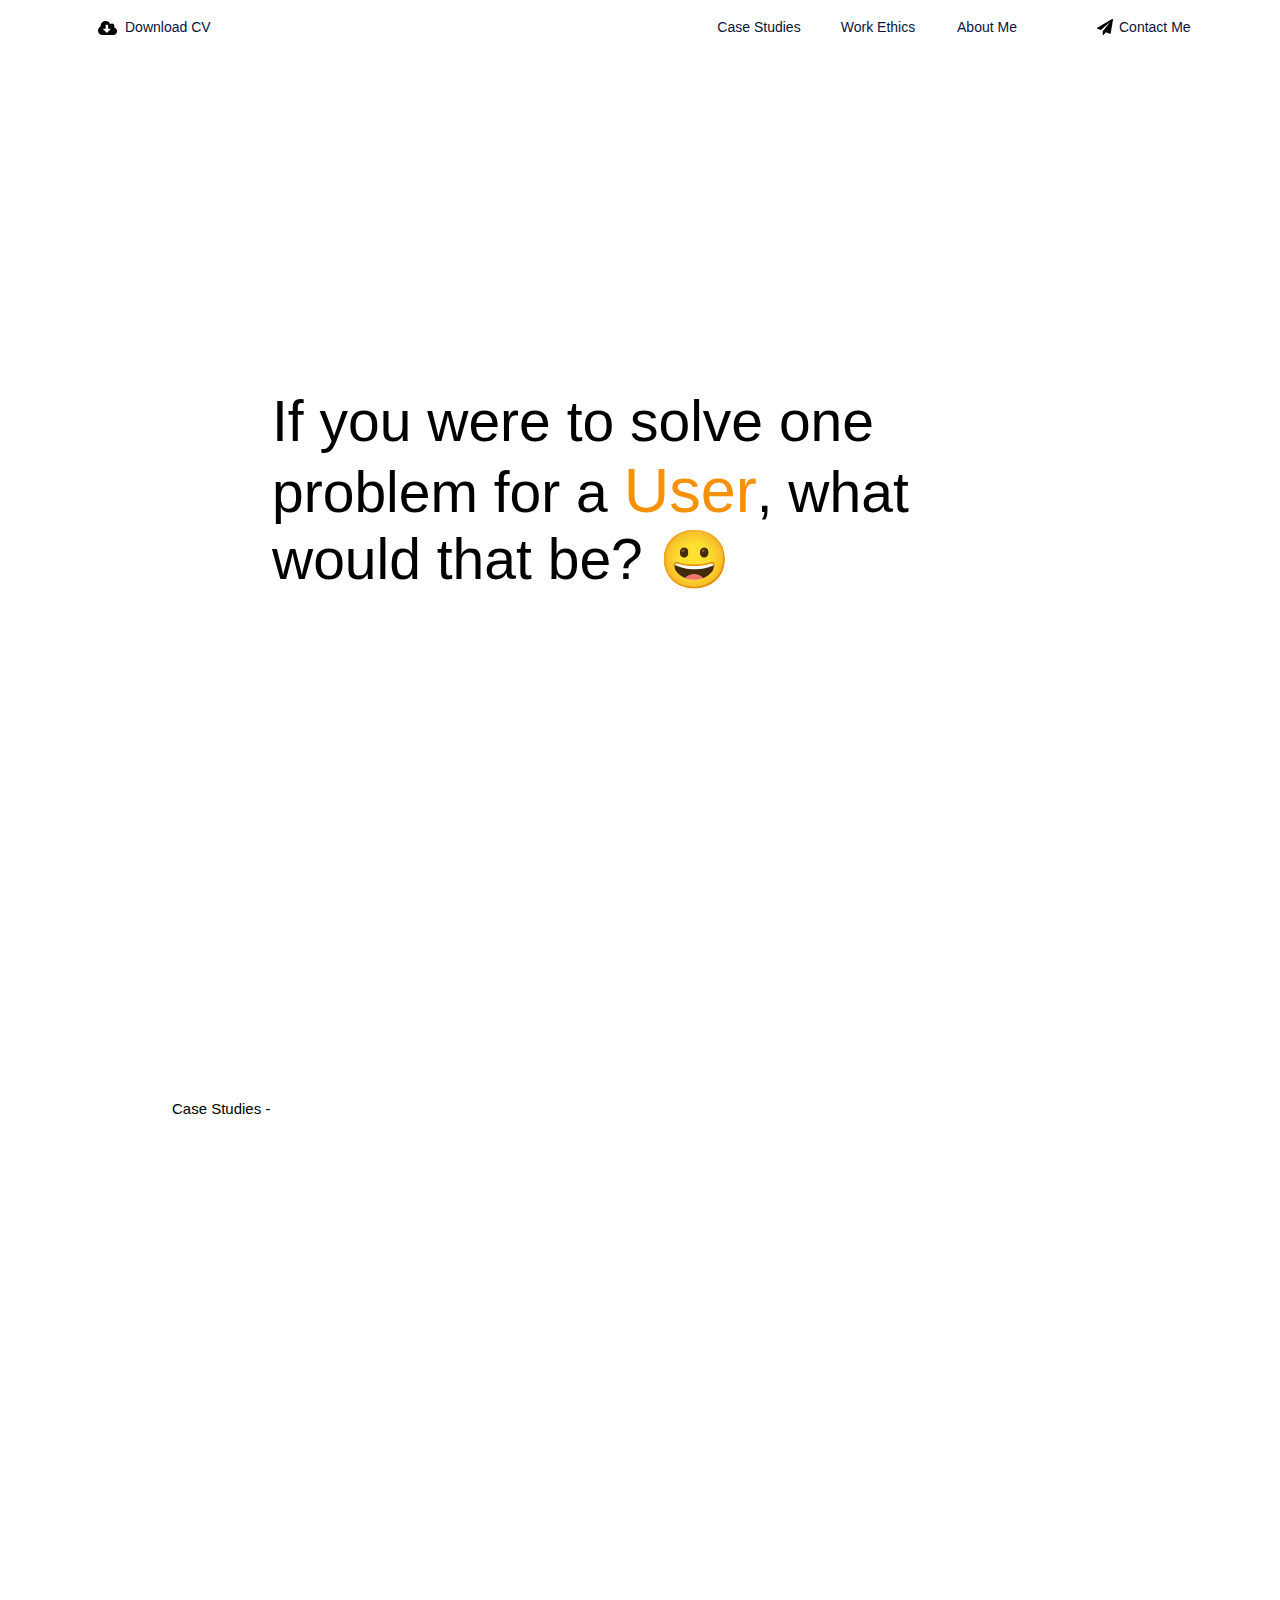
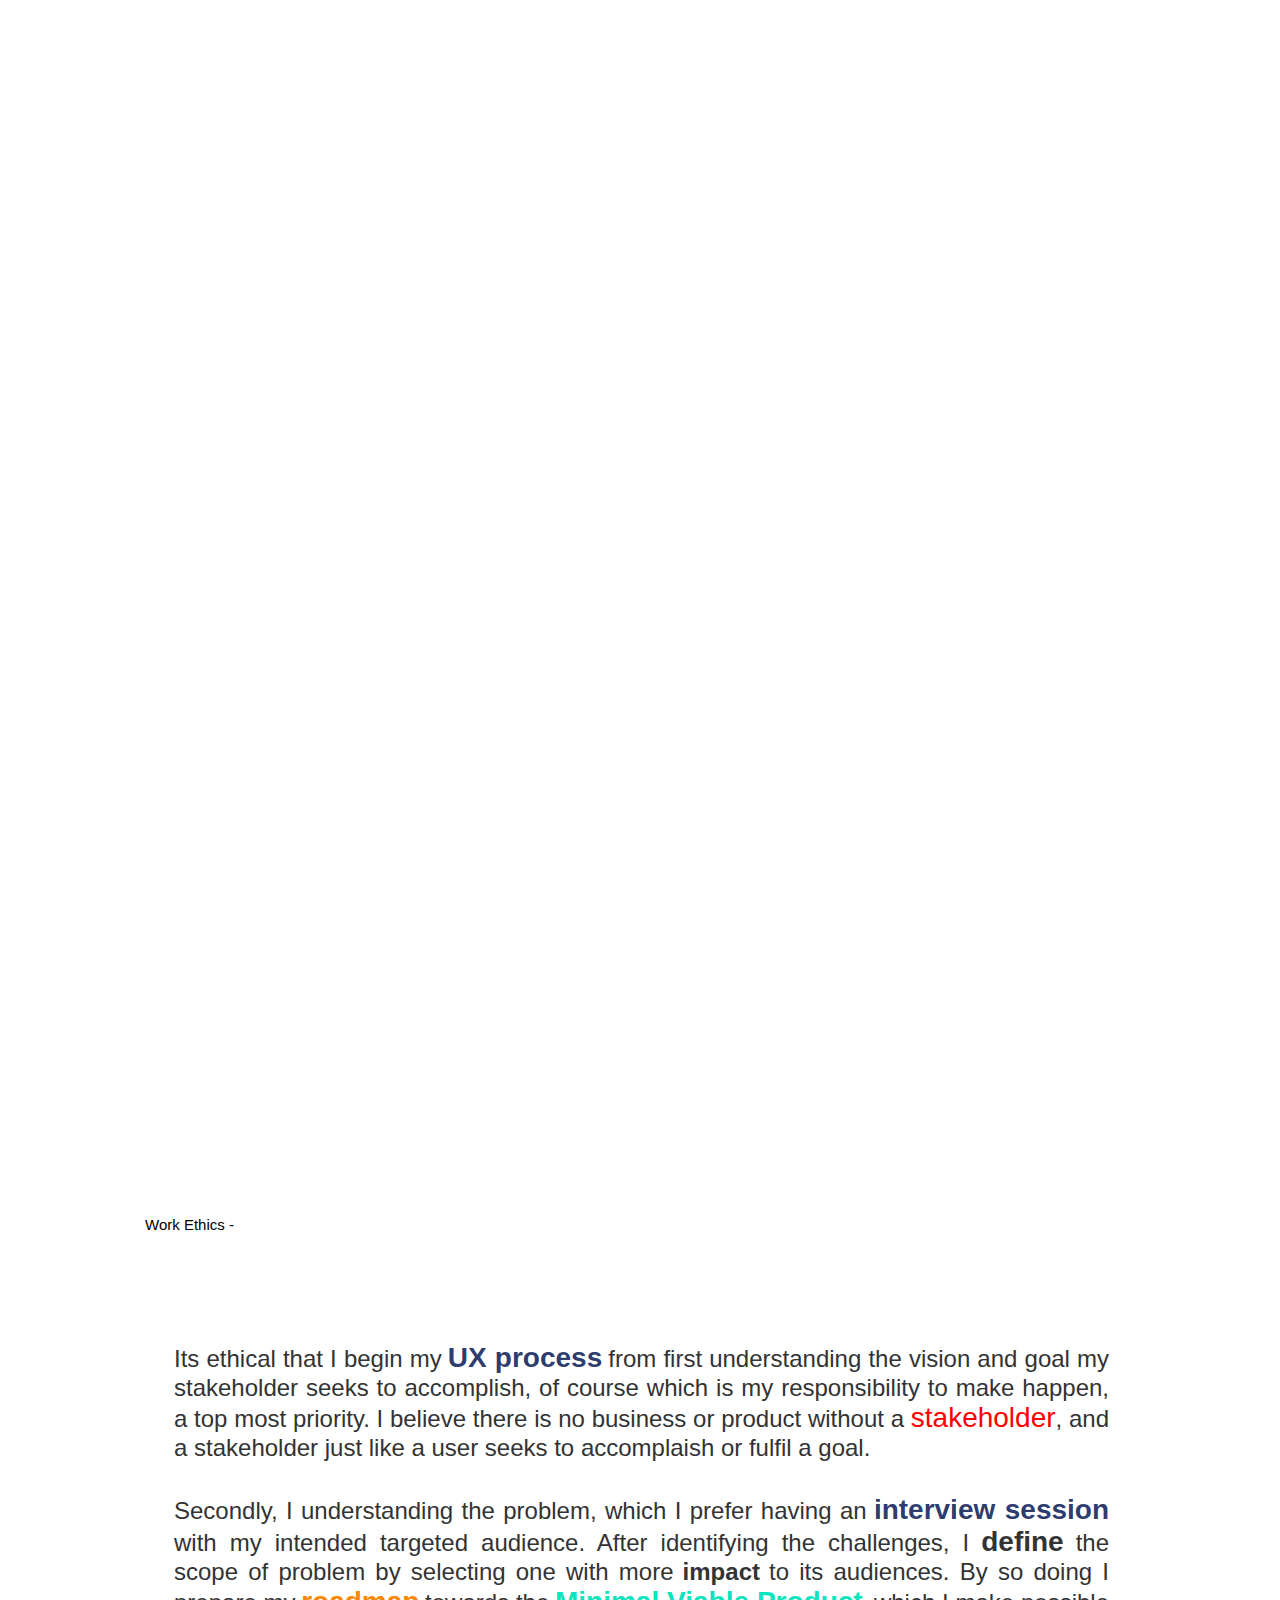
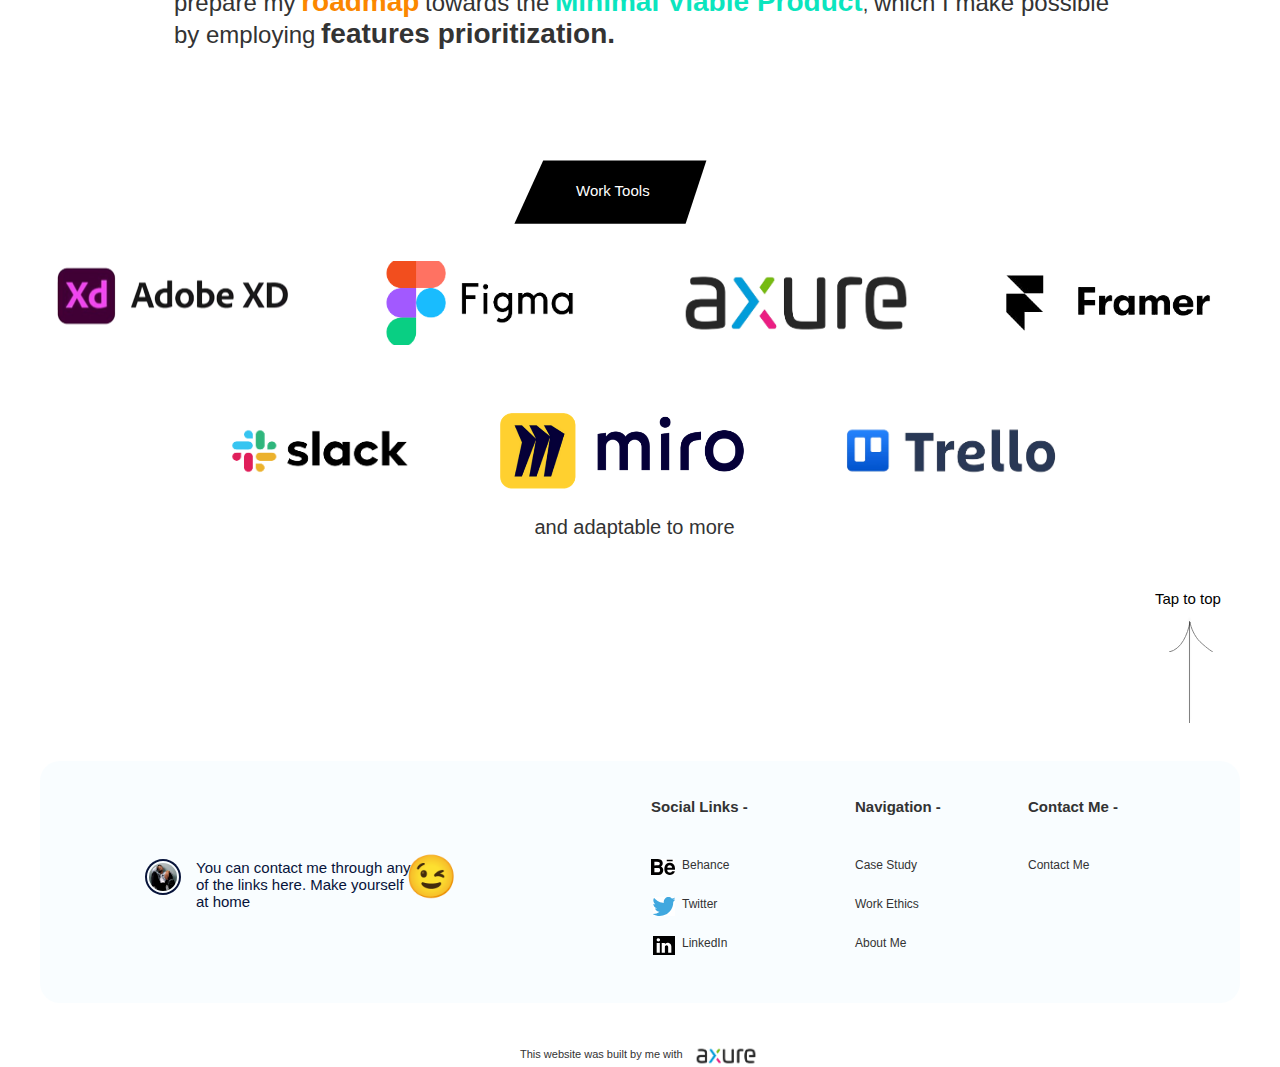
<file: resources/reload.html>
﻿<html>
	<head>
		<title></title>
	</head>
	<body>
	
	<script language="javascript">
	function getUrl() {
      var query = window.location.hash.substring(1);
      var vars = query.split("&&&");
      for (var i=0;i<vars.length;i++) {
        var url = vars[i];
        return decodeURI(url).replace("html%23","html#");
      } 
    }

    var rel = '../';
    var url = getUrl();
    if (url.indexOf(":") > 0 && url.indexOf(":") < 10) rel = '';
	self.location.href = rel + url;
	</script>
	
	</body>
</html>
</file>
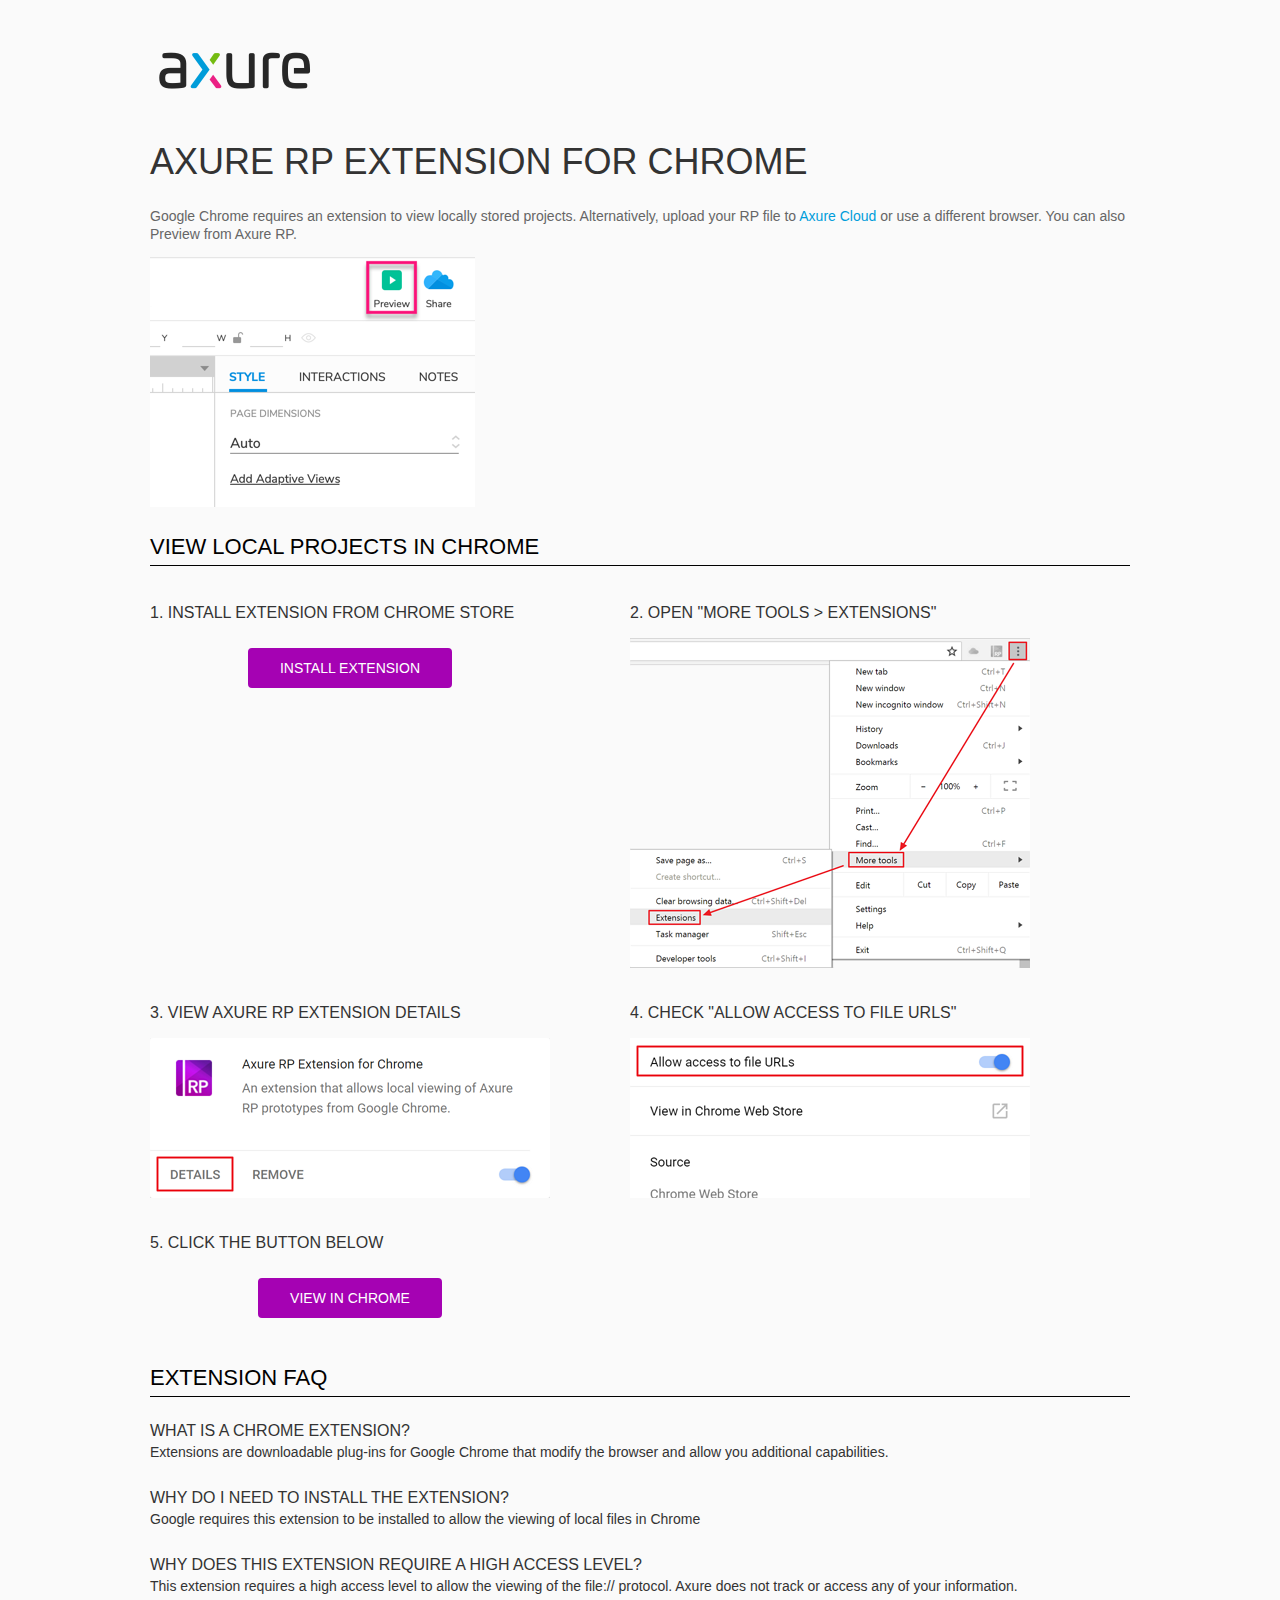
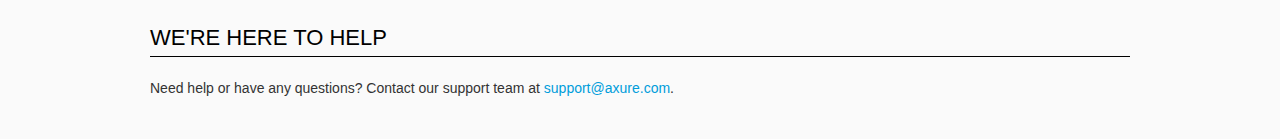
<file: resources/chrome/chrome.html>
<html>
<head>
    <title>Install the Axure RP Chrome Extension</title>
    <style type="text/css">
        *
        {
            font-family: NunitoSans, Helvetica, Arial, sans-serif;
        }
        body
        {
            text-align: center;
            background-color: #fafafa;
        }
        p
        {
            font-size: 14px;
            line-height: 18px;
            color: #333333;
        }
        div.container
        {
            width: 980px;
            margin-left: auto;
            margin-right: auto;
            text-align: left;
        }
        a
        {
            text-decoration: none;
            color: #009dda;
        }
        .button
        {
            background: #A502B3;
            font: normal 16px Arial, sans-serif;
            color: #FFFFFF;
            padding: 10px 30px 10px 30px;
            border: 2px solid #A502B3;
            display: inline-block;
            margin-top: 10px;
            text-transform: uppercase;
            font-size: 14px;
	    border-radius: 4px;
        }
        a:hover.button
        {
            border: 2px solid #A502B3;
	    color: #A502B3;
	    background-color: #FFFFFF;
        }
        div.left
        {
            width: 400px;
            float: left;
            margin-right: 80px;
        }
        div.right
        {
            width: 400px;
            float: left;
        }
        div.buttonContainer
        {
            text-align: center;
        }
        h1
        {
            font-size: 36px;
            color: #333333;
            line-height: 50px;
            margin-bottom: 20px;
            font-weight: normal;
        }
        h2
        {
            font-size: 24px;
            font-weight: normal;
            color: #08639C;
            text-align: center;
        }
        h3
        {
            font-size: 16px;
            color: #333333;
            font-weight: normal;
	    text-transform: uppercase;
        }
        .heading
        {
            border-bottom: 1px solid black;
	    height: 36px;
            line-height: 36px;
            font-size: 22px;
            color: #000000;

        }
        span.faq
        {
            font-size: 16px;
	    line-height: 24px;
            font-weight: normal;
	    text-transform: uppercase;
            color: #333333;
            display: block;
        }
    </style>
</head>
<body>
    <div class="container">
        <br />
        <br />
        <img src="axure_logo.png" alt="axure" />
        <br />
	<br />
        <h1>
            AXURE RP EXTENSION FOR CHROME</h1>
        <p style="font-size: 14px; color: #666666; margin-top: 10px;">
            Google Chrome requires an extension to view locally stored projects. Alternatively,
            upload your RP file to <a href="https://www.axure.cloud">Axure Cloud</a> or use a different
            browser. You can also Preview from Axure RP.</p>
            <img src="preview-rp.png" alt="preview"/>
        <h3 class="heading">
            VIEW LOCAL PROJECTS IN CHROME</h3>
        <div class="left">
            <h3>
                1. Install Extension from Chrome Store</h3>
            <div class="buttonContainer">
                <a class="button" href="https://chrome.google.com/webstore/detail/dogkpdfcklifaemcdfbildhcofnopogp"
                    target="_blank">Install Extension</a>
            </div>
        </div>
        <div class="right">
            <h3>
                2. Open "More Tools > Extensions"</h3>
            <img src="extensions.png" alt="extensions"/>
        </div>
        <div style="clear: both; height: 20px;">
            &nbsp;</div>
       <div class="left">
            <h3>
                3. View Axure RP Extension Details</h3>
            <img src="details.png" alt="extension details"/>
            </div>
	<div class="right">
            <h3>
                4. Check "Allow access to file URLs"</h3>
            <img src="allow-access.png" alt="allow access"/>
        </div>
   <div style="clear: both; height: 20px;">
            &nbsp;</div>
        <div class="left">
            <h3>
                5. Click the button below</h3>
            <div class="buttonContainer">
                <a class="button" href="../../start.html">View in Chrome</a>
            </div>
        </div>
        <div style="clear: both; height: 20px;">
        </div>
        <h3 class="heading">
            EXTENSION FAQ</h3>
        <p>
            <span class="faq">What is a Chrome Extension?</span> Extensions are downloadable
            plug-ins for Google Chrome that modify the browser
            and allow you additional capabilities.
        </p>
        <p style="margin-top: 25px;">
            <span class="faq">Why do I need to install the extension?</span> Google requires
            this extension to be installed to allow the viewing of local files in
            Chrome
        </p>
        <p style="margin-top: 25px; margin-bottom: 25px;">
            <span class="faq">Why does this extension require a high access level?</span> This
            extension requires a high access level to allow the viewing of the file://
            protocol. Axure does not track or access any of your information.
        </p>
        <h3 class="heading">
           WE'RE HERE TO HELP</h3>
        <p>
            Need help or have any questions? Contact our support team at <a href="mailto:support@axure.com">
                support@axure.com</a>.
        </p>
        <div style="clear: both; height: 20px;">
        </div>
    </div>
</body>
</html>
</file>
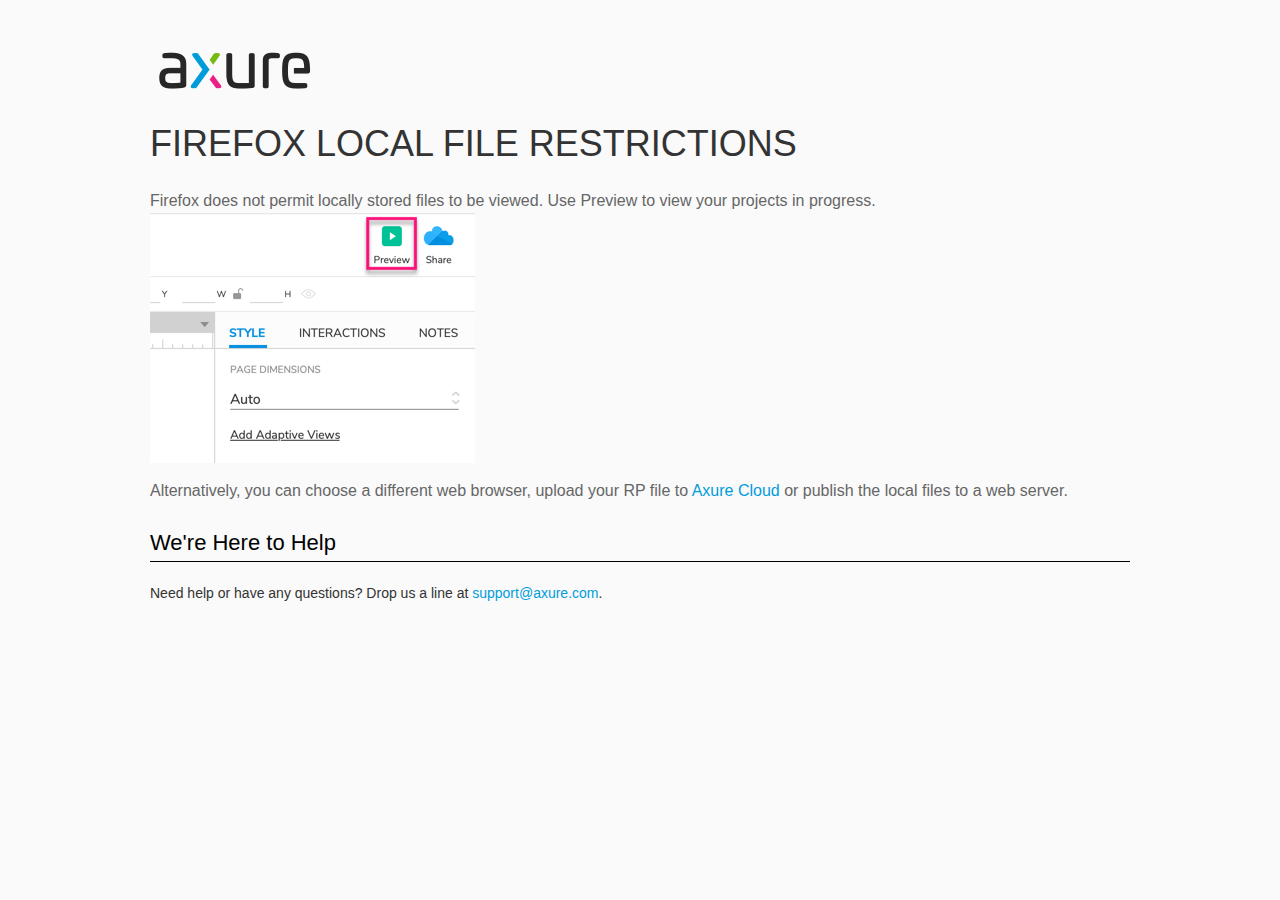
<file: resources/chrome/firefox.html>
<html>
<head>
    <title>Axure RP - Firefox Local File Restrictions</title>
    <style type="text/css">
        *
        {
            font-family: Helvetica, Arial, sans-serif;
        }
        body
        {
            text-align: center;
            background-color: #fafafa;
        }
        p
        {
            font-size: 14px;
            line-height: 18px;
            color: #333333;
        }
        div.container
        {
            width: 980px;
            margin-left: auto;
            margin-right: auto;
            text-align: left;
        }
        a
        {
            text-decoration: none;
            color: #009dda;
        }
        .button
        {
            background: #A502B3;
            font: normal 16px Arial, sans-serif;
            color: #FFFFFF;
            padding: 10px 30px 10px 30px;
            border: 2px solid #A502B3;
            display: inline-block;
            margin-top: 10px;
            text-transform: uppercase;
            font-size: 14px;
	    border-radius: 4px;
        }
        a:hover.button
        {
            border: 2px solid #A502B3;
	    color: #A502B3;
	    background-color: #FFFFFF;
        }
        div.left
        {
            width: 400px;
            float: left;
            margin-right: 80px;
        }
        div.right
        {
            width: 400px;
            float: left;
        }
        div.buttonContainer
        {
            text-align: center;
        }
        h1
        {
            font-size: 36px;
            color: #333333;
            line-height: 50px;
            margin-bottom: 20px;
            font-weight: normal;
        }
        h2
        {
            font-size: 24px;
            font-weight: normal;
            color: #08639C;
            text-align: center;
        }
        h3
        {
            font-size: 16px;
            line-height: 24px;
            color: #333333;
            font-weight: normal;
        }
        .heading
        {
            border-bottom: 1px solid black;
	    height: 36px;
            line-height: 36px;
            font-size: 22px;
            color: #000000;
        }
        span.faq
        {
            font-size: 16px;
            font-weight: normal;
	    text-transform: uppercase;
            color: #333333;
            display: block;
        }
    </style>
</head>
<body>
    <div class="container">
        <br />
        <br />
        <img src="axure_logo.png" alt="axure" />
        <br />
        <h1>
            FIREFOX LOCAL FILE RESTRICTIONS</h1>
        <p style="font-size: 16px; line-height: 24px; color: #666666; margin-top: 10px;">
            Firefox does not permit locally stored files to be viewed. Use Preview to view your projects in progress.
<img src="preview-rp.png" alt="preview"/>
          </p>
            <p style="font-size: 16px; line-height: 24px; color: #666666; margin-top: 10px;">
          Alternatively,  you can choose a different web browser, upload your RP file to <a href="https://app.axure.cloud">Axure Cloud</a> or publish the local files to a web server.</p>
        <h3 class="heading">
            We're Here to Help</h3>
        <p>
            Need help or have any questions? Drop us a line at <a href="mailto:support@axure.com">
                support@axure.com</a>.
        </p>
        <div style="clear: both; height: 20px;">
        </div>
    </div>
</body>
</html>
</file>
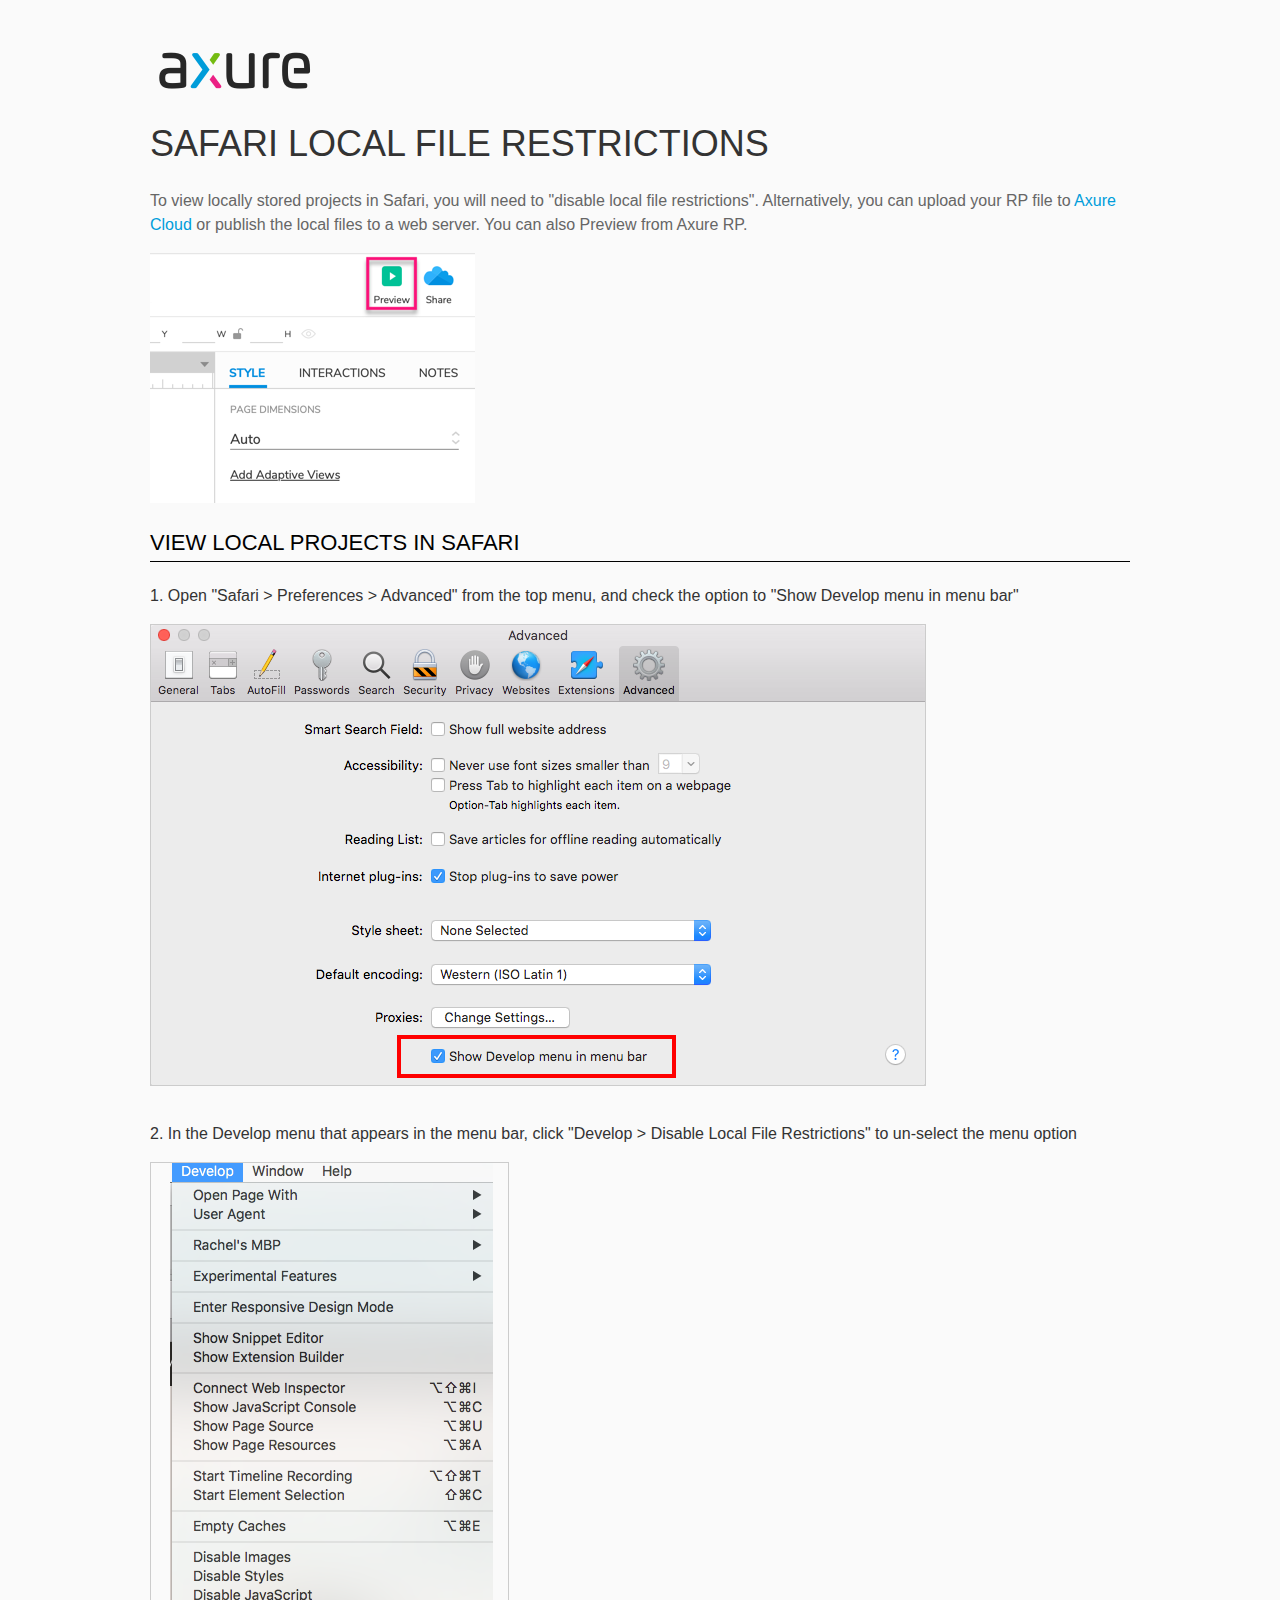
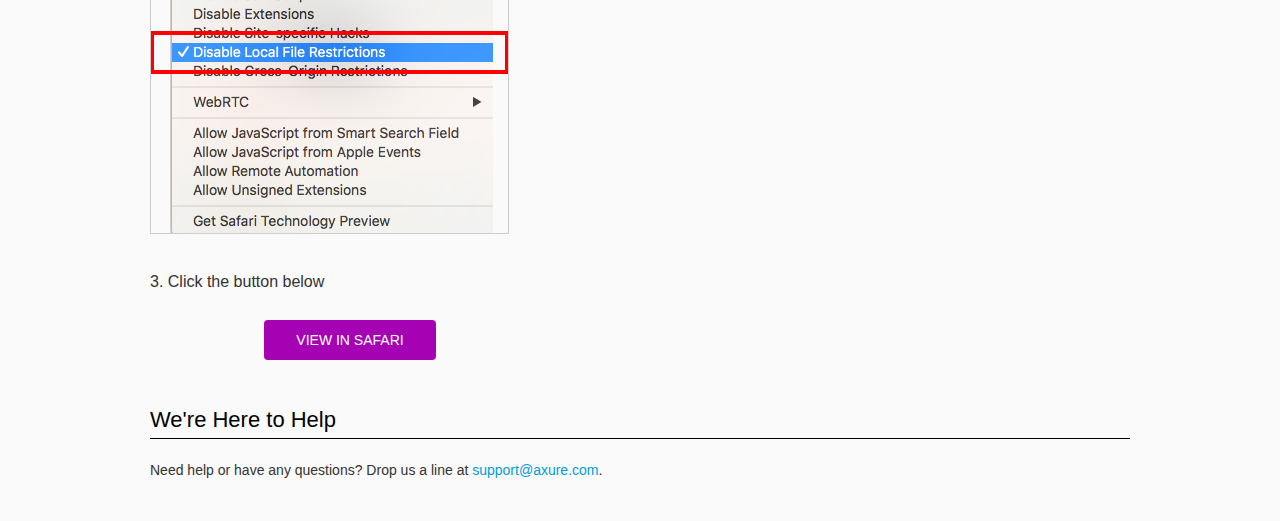
<file: resources/chrome/safari.html>
<html>
<head>
    <title>Axure RP - Safari Local File Restrictions</title>
    <style type="text/css">
        *
        {
            font-family: Helvetica, Arial, sans-serif;
        }
        body
        {
            text-align: center;
            background-color: #fafafa;
        }
        p
        {
            font-size: 14px;
            line-height: 18px;
            color: #333333;
        }
        div.container
        {
            width: 980px;
            margin-left: auto;
            margin-right: auto;
            text-align: left;
        }
        a
        {
            text-decoration: none;
            color: #009dda;
        }
        .button
        {
            background: #A502B3;
            font: normal 16px Arial, sans-serif;
            color: #FFFFFF;
            padding: 10px 30px 10px 30px;
            border: 2px solid #A502B3;
            display: inline-block;
            margin-top: 10px;
            text-transform: uppercase;
            font-size: 14px;
	    border-radius: 4px;
        }
        a:hover.button
        {
            border: 2px solid #A502B3;
	    color: #A502B3;
	    background-color: #FFFFFF;
        }
        div.left
        {
            width: 400px;
            float: left;
            margin-right: 80px;
        }
        div.right
        {
            width: 400px;
            float: left;
        }
        div.buttonContainer
        {
            text-align: center;
        }
        h1
        {
            font-size: 36px;
            color: #333333;
            line-height: 50px;
            margin-bottom: 20px;
            font-weight: normal;
        }
        h2
        {
            font-size: 24px;
            font-weight: normal;
            color: #08639C;
            text-align: center;
        }
        h3
        {
            font-size: 16px;
            line-height: 24px;
            color: #333333;
            font-weight: normal;
        }
        .heading
        {
            border-bottom: 1px solid black;
	    height: 36px;
            line-height: 36px;
            font-size: 22px;
            color: #000000;
        }
        span.faq
        {
            font-size: 16px;
            font-weight: normal;
	    text-transform: uppercase;
            color: #333333;
            display: block;
        }
    </style>
</head>
<body>
    <div class="container">
        <br />
        <br />
        <img src="axure_logo.png" alt="axure" />
        <br />
        <h1>
            SAFARI LOCAL FILE RESTRICTIONS</h1>
        <p style="font-size: 16px; line-height: 24px; color: #666666; margin-top: 10px;">
            To view locally stored projects in Safari, you will need to "disable local file restrictions". Alternatively,
            you can upload your RP file to <a href="https://www.axure.cloud">Axure Cloud</a> or publish the local files to a web server. You can also Preview from Axure RP.</p>
            <img src="preview-rp.png" alt="preview"/>
        <h3 class="heading">
            VIEW LOCAL PROJECTS IN SAFARI</h3>
        <div class="">
            <h3>
                1. Open "Safari > Preferences > Advanced" from the top menu, and check the option to "Show Develop menu in menu bar"</h3>
            <img src="safari_advanced.png" alt="advanced" />
        </div>
        <div style="clear: both; height: 20px;">
            &nbsp;
        </div>
        <div class="">
            <h3>
                2. In the Develop menu that appears in the menu bar, click "Develop > Disable Local File Restrictions" to un-select the menu option</h3>
            <img src="safari_restrictions.png" alt="extensions" />
        </div>
        <div style="clear: both; height: 20px;">
            &nbsp;</div>
        <div class="left">
            <h3>
                3. Click the button below
            </h3>
            <div class="buttonContainer">
                <a class="button" href="../../start.html">View in Safari</a>
            </div>
        </div>
        <div style="clear: both; height: 20px;">
        </div>
        <h3 class="heading">
            We're Here to Help</h3>
        <p>
            Need help or have any questions? Drop us a line at <a href="mailto:support@axure.com">
                support@axure.com</a>.
        </p>
        <div style="clear: both; height: 20px;">
        </div>
    </div>
</body>
</html>
</file>
<file: resources/css/axure_rp_page.css>
﻿/* so the window resize fires within a frame in IE7 */
html, body {
    height: 100%;
}

.mobileFrameCursor div * {
    cursor: inherit !important;
}

a {
    color: inherit;
}

p {
    margin: 0px;
    text-rendering: optimizeLegibility;
    font-feature-settings: "kern" 1;
    -webkit-font-feature-settings: "kern";
    -moz-font-feature-settings: "kern";
    -moz-font-feature-settings: "kern=1";
    font-kerning: normal;
}

ul {
    margin:0px;
}

iframe {
    background: #FFFFFF;
}

/* to match IE with C, FF */
input {
    padding: 1px 0px 1px 0px;
    box-sizing: border-box;
    -moz-box-sizing: border-box;
}

input[type=text]::-ms-clear {
    width: 0;
    height: 0;
    display: none;
}

textarea {
    margin: 0px;
    box-sizing: border-box;
    -moz-box-sizing: border-box;
}

.focused:focus, .selectedFocused:focus {
    outline: none;
}

div.intcases {
    font-family: arial; 
    font-size: 12px;
    text-align:left; 
    border:1px solid #AAA; 
    background:#FFF none repeat scroll 0% 0%; 
    z-index:9999; 
    visibility:hidden; 
    position:absolute;
    padding: 0px;
    border-radius: 3px;
    white-space: nowrap;
}

div.intcaselink {
    cursor: pointer;
    padding: 3px 8px 3px 8px;
    margin: 5px;
    background:#EEE none repeat scroll 0% 0%; 
    border:1px solid #AAA;
    border-radius: 3px;
}

div.refpageimage {
    position: absolute;
    left: 0px;
    top: 0px;
    font-size: 0px;
    width: 16px;
    height: 16px;
    cursor: pointer;
    background-image: url(images/newwindow.gif);
    background-repeat: no-repeat;
}

div.annnoteimage {
    position: absolute;
    left: 0px;
    top: 0px;
    font-size: 0px;
    /*width: 16px;
    height: 12px;*/
    cursor: help;
    /*background-image: url(images/note.gif);*/
    /*background-repeat: no-repeat;*/
    width: 13px;
    height: 12px;
    padding-top: 1px;
    text-align: center;
    background-color: #138CDD;
    -moz-box-shadow: 1px 1px 3px #aaa;
    -webkit-box-shadow: 1px 1px 3px #aaa;
    box-shadow: 1px 1px 3px #aaa;
}

div.annnoteline {
    display: inline-block;
    width: 9px;
    height: 1px;
    border-bottom: 1px solid white;
    margin-top: 1px;
}

div.annnotelabel {
    /*position: absolute;
    left: 0px;
    top: 0px;*/
    font-family: Helvetica,Arial;
    white-space: nowrap;
    
    padding-top: 1px;
    background-color: #fff849;
    font-size: 10px;
    font-weight: bold;
    line-height: 14px;
    margin-right: 3px;
    padding: 0px 4px;
    color: #000;

    -moz-box-shadow: 1px 1px 3px #aaa;
    -webkit-box-shadow: 1px 1px 3px #aaa;
    box-shadow: 1px 1px 3px #aaa;
}

div.annnote {
    display: flex;
    position: absolute;
    cursor: help;
    line-height: 14px;
}

.annotation {
    font-size: 12px;
    padding-left: 2px;
    margin-bottom: 5px;
}

.annotationName {
    /*font-size: 13px;
    font-weight: bold;
    margin-bottom: 3px;
    white-space: nowrap;*/

    font-family: 'Trebuchet MS';
    font-size: 14px;
    font-weight: bold;
    margin-bottom: 5px;
    white-space: nowrap;
}

.annotationValue {
    font-family: Arial, Helvetica, Sans-Serif;
    font-size: 12px;
    color: #4a4a4a;
    line-height: 21px;
    margin-bottom: 20px;
}

.noteLink {
    text-decoration: inherit;
    color: inherit;
}

.noteLink:hover {
    background-color: white;
}

/* this is a fix for the issue where dialogs jump around and takes the text-align from the body */
.dialogFix {
    position:absolute;
    text-align:left;
    border: 1px solid #8f949a;
}


@keyframes pulsate {
  from {
    box-shadow: 0 0 10px #15d6ba;
  }
  to {
    box-shadow: 0 0 20px #15d6ba;
  }
}

@-webkit-keyframes pulsate {
  from {
    -webkit-box-shadow: 0 0 10px #15d6ba;
    box-shadow: 0 0 10px #15d6ba;
  }
  to {
    -webkit-box-shadow: 0 0 20px #15d6ba;
    box-shadow: 0 0 20px #15d6ba;
  }
}
 
@-moz-keyframes pulsate {
  from {
    -moz-box-shadow: 0 0 10px #15d6ba;
    box-shadow: 0 0 10px #15d6ba;
  }
  to {
    -moz-box-shadow: 0 0 20px #15d6ba;
    box-shadow: 0 0 20px #15d6ba;
  }
}

.legacyPulsateBorder {
    /*border: 5px solid #15d6ba;
    margin: -5px;*/
    -moz-box-shadow: 0 0 10px 3px #15d6ba;
    box-shadow: 0 0 10px 3px #15d6ba;
}

.pulsateBorder {
  animation-name: pulsate;
  animation-timing-function: ease-in-out;
  animation-duration: 0.9s;
  animation-iteration-count: infinite;
  animation-direction: alternate;
  
  -webkit-animation-name: pulsate;
  -webkit-animation-timing-function: ease-in-out;
  -webkit-animation-duration: 0.9s;
  -webkit-animation-iteration-count: infinite;
  -webkit-animation-direction: alternate;

  -moz-animation-name: pulsate;
  -moz-animation-timing-function: ease-in-out;
  -moz-animation-duration: 0.9s;
  -moz-animation-iteration-count: infinite;
  -moz-animation-direction: alternate;
}

.ax_default_hidden, .ax_default_unplaced{
    display: none;
    visibility: hidden;
}

.widgetNoteSelected {
    -moz-box-shadow: 0 0 10px 3px #138CDD;
    box-shadow: 0 0 10px 3px #138CDD;
    /*-moz-box-shadow: 0 0 20px #3915d6;
    box-shadow: 0 0 20px #3915d6;*/
    /*border: 3px solid #3915d6;*/
    /*margin: -3px;*/
}


.singleImg {
    display: none;
    visibility: hidden;
}

#ios-safari {
    overflow: auto;
    -webkit-overflow-scrolling: touch;
}

#ios-safari-html {
    display: block;
    overflow: auto;
    -webkit-overflow-scrolling: touch;
    position: absolute;
    top: 0;
    left: 0;
    right: 0;
    bottom: 0;
}

#ios-safari-fixed {
    position: absolute;
    pointer-events: none;
    width: initial;
}

#ios-safari-fixed div {
    pointer-events: auto;
}
</file>
<file: data/styles.css>
﻿.ax_default {
  font-family:'Arial', sans-serif;
  font-weight:400;
  font-style:normal;
  font-size:13px;
  letter-spacing:normal;
  color:#333333;
  vertical-align:none;
  text-align:center;
  line-height:normal;
  text-transform:none;
}
.shape {
}
.box_1 {
}
.image {
}
.button {
}
.primary_button {
  color:#FFFFFF;
}
.link_button {
  color:#169BD5;
}
.heading_1 {
  font-family:'Arial', sans-serif;
  font-weight:bold;
  font-style:normal;
  font-size:32px;
  text-align:left;
}
.heading_2 {
  font-family:'Arial', sans-serif;
  font-weight:bold;
  font-style:normal;
  font-size:24px;
  text-align:left;
}
.heading_3 {
  font-family:'Arial', sans-serif;
  font-weight:bold;
  font-style:normal;
  font-size:18px;
  text-align:left;
}
.heading_4 {
  font-family:'Arial', sans-serif;
  font-weight:bold;
  font-style:normal;
  font-size:14px;
  text-align:left;
}
.heading_5 {
  font-family:'Arial', sans-serif;
  font-weight:bold;
  font-style:normal;
  text-align:left;
}
.heading_6 {
  font-family:'Arial', sans-serif;
  font-weight:bold;
  font-style:normal;
  font-size:10px;
  text-align:left;
}
.paragraph {
  text-align:left;
}
.form_hint {
  color:#999999;
}
.form_disabled {
}
.flow_shape {
}
.line {
}
.connector {
}
.arrow {
}
.sticky_4 {
  text-align:left;
}
.icon {
}
.placeholder {
}
textarea, select, input, button { outline: none; }
</file>
